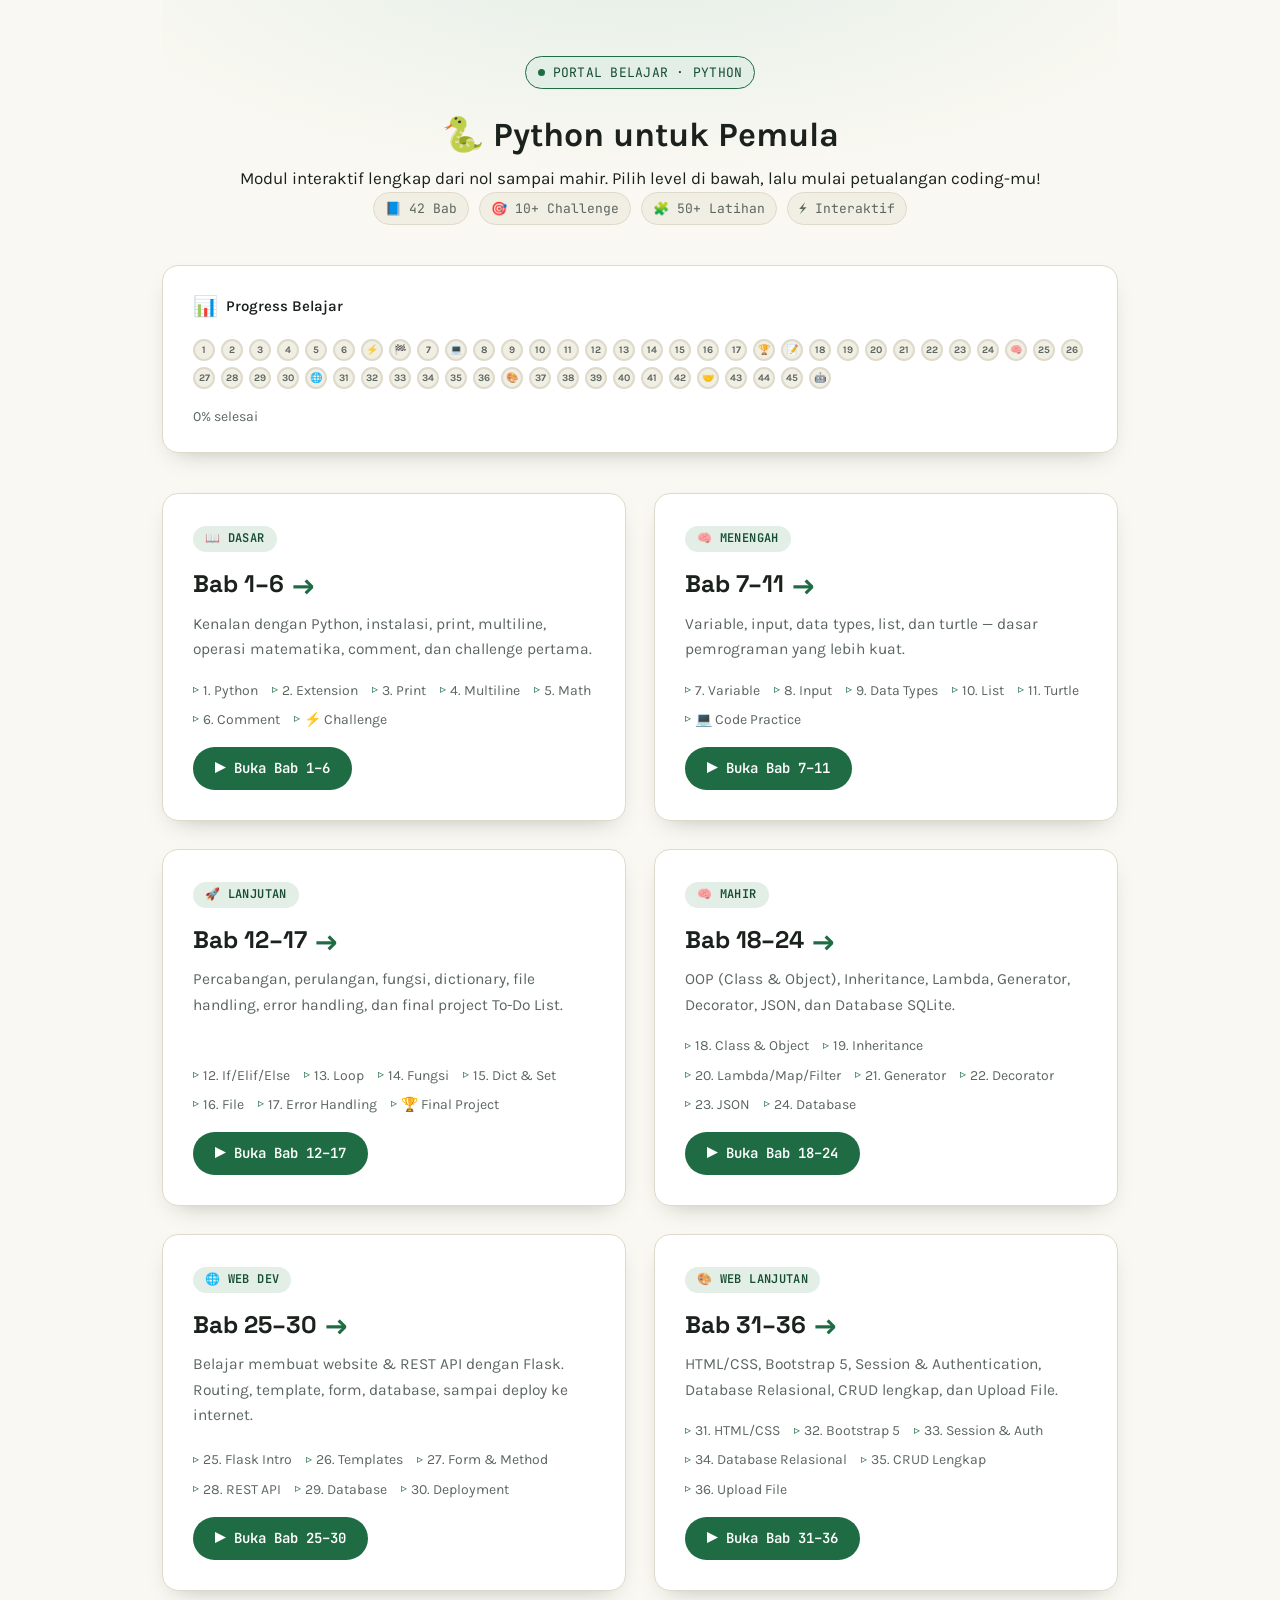
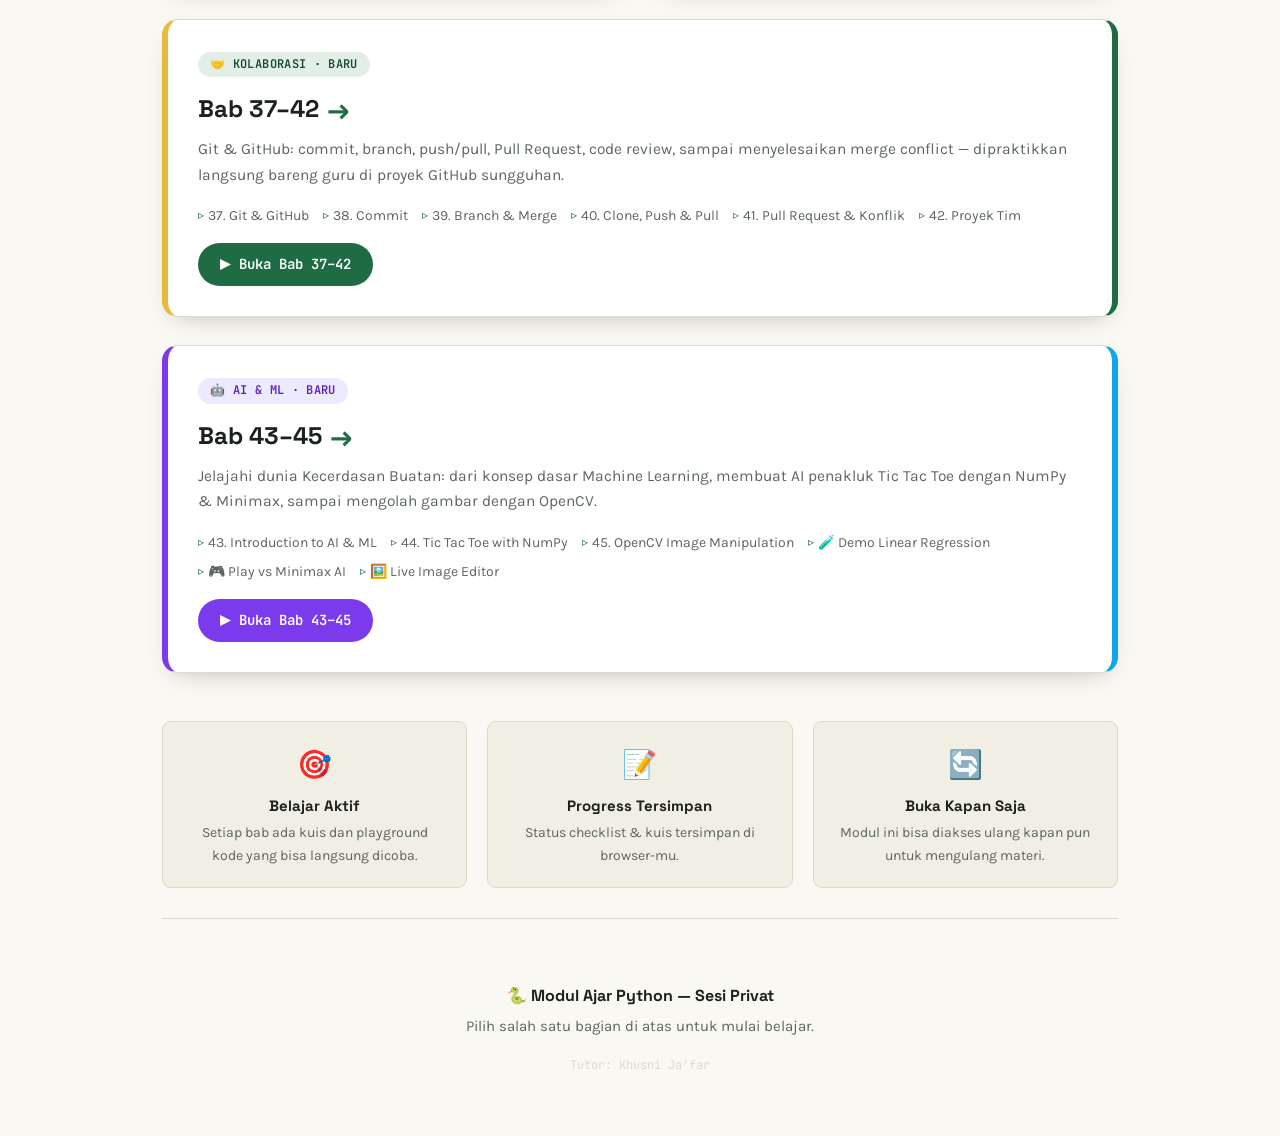
<file: index.html>
<!DOCTYPE html>
<html lang="id">

<head>
  <meta charset="UTF-8" />
  <meta name="viewport" content="width=device-width, initial-scale=1.0" />
  <title>Modul Ajar Python — Portal Utama</title>
  <link rel="preconnect" href="https://fonts.googleapis.com" />
  <link
    href="https://fonts.googleapis.com/css2?family=Space+Grotesk:wght@500;600;700&family=Karla:wght@400;500;600;700&family=JetBrains+Mono:wght@400;500;600;700&display=swap"
    rel="stylesheet" />
  <link rel="stylesheet" href="style.css" />
</head>

<body>

  <div class="wrap">

    <!-- ===== HERO ===== -->
    <header class="hero">
      <div class="hero-kicker">
        <span class="dot"></span> PORTAL BELAJAR · PYTHON
      </div>
      <h1>🐍 <span class="snake">Python</span> untuk Pemula</h1>
      <p>Modul interaktif lengkap dari nol sampai mahir. Pilih level di bawah, lalu mulai petualangan coding-mu!</p>
      <div class="hero-meta">
        <span>📘 42 Bab</span>
        <span>🎯 10+ Challenge</span>
        <span>🧩 50+ Latihan</span>
        <span>⚡ Interaktif</span>
      </div>
    </header>

    <!-- ===== STATUS / PROGRESS ===== -->
    <div class="status-box" id="statusBox">
      <div class="label">
        <span class="emoji">📊</span> Progress Belajar
      </div>
      <div class="status-track" id="statusTrack">
        <!-- diisi oleh JS -->
      </div>
      <div style="font-size:14px; color:var(--ink-soft);">
        <span id="progressPct">0%</span> selesai
      </div>
    </div>

    <!-- ===== NAVIGASI UTAMA ===== -->
    <div class="nav-grid">

      <!-- KARTU 1: Bab 1–6 -->
      <a href="index_bab1_6.html" class="nav-card" id="cardBab1_6">
        <span class="badge">📖 DASAR</span>
        <h2>Bab 1–6 <span class="arrow">→</span></h2>
        <p class="desc">Kenalan dengan Python, instalasi, print, multiline, operasi matematika, comment, dan challenge
          pertama.</p>
        <ul class="chapter-list">
          <li>1. Python</li>
          <li>2. Extension</li>
          <li>3. Print</li>
          <li>4. Multiline</li>
          <li>5. Math</li>
          <li>6. Comment</li>
          <li>⚡ Challenge</li>
        </ul>
        <span class="cta"><span class="icon">▶</span> Buka Bab 1–6</span>
      </a>

      <!-- KARTU 2: Bab 7–11 -->
      <a href="index_bab7_11.html" class="nav-card" id="cardBab7_11">
        <span class="badge">🧠 MENENGAH</span>
        <h2>Bab 7–11 <span class="arrow">→</span></h2>
        <p class="desc">Variable, input, data types, list, dan turtle — dasar pemrograman yang lebih kuat.</p>
        <ul class="chapter-list">
          <li>7. Variable</li>
          <li>8. Input</li>
          <li>9. Data Types</li>
          <li>10. List</li>
          <li>11. Turtle</li>
          <li>💻 Code Practice</li>
        </ul>
        <span class="cta"><span class="icon">▶</span> Buka Bab 7–11</span>
      </a>

      <!-- KARTU 3: Bab 12–17 -->
      <a href="index_bab12_17.html" class="nav-card" id="cardBab12_17">
        <span class="badge">🚀 LANJUTAN</span>
        <h2>Bab 12–17 <span class="arrow">→</span></h2>
        <p class="desc">Percabangan, perulangan, fungsi, dictionary, file handling, error handling, dan final project
          To-Do List.</p>
        <ul class="chapter-list">
          <li>12. If/Elif/Else</li>
          <li>13. Loop</li>
          <li>14. Fungsi</li>
          <li>15. Dict & Set</li>
          <li>16. File</li>
          <li>17. Error Handling</li>
          <li>🏆 Final Project</li>
        </ul>
        <span class="cta"><span class="icon">▶</span> Buka Bab 12–17</span>
      </a>

      <!-- KARTU 4: Bab 18–24 -->
      <a href="index_bab18_24.html" class="nav-card" id="cardBab18_24">
        <span class="badge">🧠 MAHIR</span>
        <h2>Bab 18–24 <span class="arrow">→</span></h2>
        <p class="desc">OOP (Class & Object), Inheritance, Lambda, Generator, Decorator, JSON, dan Database SQLite.</p>
        <ul class="chapter-list">
          <li>18. Class & Object</li>
          <li>19. Inheritance</li>
          <li>20. Lambda/Map/Filter</li>
          <li>21. Generator</li>
          <li>22. Decorator</li>
          <li>23. JSON</li>
          <li>24. Database</li>
        </ul>
        <span class="cta"><span class="icon">▶</span> Buka Bab 18–24</span>
      </a>

      <!-- KARTU 5: Bab 25–30 -->
      <a href="index_bab25_30.html" class="nav-card" id="cardBab25_30">
        <span class="badge">🌐 WEB DEV</span>
        <h2>Bab 25–30 <span class="arrow">→</span></h2>
        <p class="desc">Belajar membuat website & REST API dengan Flask. Routing, template, form, database, sampai
          deploy ke internet.</p>
        <ul class="chapter-list">
          <li>25. Flask Intro</li>
          <li>26. Templates</li>
          <li>27. Form & Method</li>
          <li>28. REST API</li>
          <li>29. Database</li>
          <li>30. Deployment</li>
        </ul>
        <span class="cta"><span class="icon">▶</span> Buka Bab 25–30</span>
      </a>

      <!-- KARTU 6: Bab 31–35 -->
      <a href="index_bab31_36.html" class="nav-card" id="cardBab31_36">
        <span class="badge">🎨 WEB LANJUTAN</span>
        <h2>Bab 31–36 <span class="arrow">→</span></h2>
        <p class="desc">HTML/CSS, Bootstrap 5, Session & Authentication, Database Relasional, CRUD lengkap, dan Upload
          File.</p>
        <ul class="chapter-list">
          <li>31. HTML/CSS</li>
          <li>32. Bootstrap 5</li>
          <li>33. Session & Auth</li>
          <li>34. Database Relasional</li>
          <li>35. CRUD Lengkap</li>
          <li>36. Upload File</li>
        </ul>
        <span class="cta"><span class="icon">▶</span> Buka Bab 31–36</span>
      </a>

      <!-- KARTU 7: Bab 37–42 (Git & Kolaborasi) -->
      <a href="index_bab37_42.html" class="nav-card featured" id="cardBab37_42">
        <span class="badge">🤝 KOLABORASI · BARU</span>
        <h2>Bab 37–42 <span class="arrow">→</span></h2>
        <p class="desc">Git &amp; GitHub: commit, branch, push/pull, Pull Request, code review, sampai menyelesaikan
          merge conflict — dipraktikkan langsung bareng guru di proyek GitHub sungguhan.</p>
        <ul class="chapter-list">
          <li>37. Git &amp; GitHub</li>
          <li>38. Commit</li>
          <li>39. Branch &amp; Merge</li>
          <li>40. Clone, Push &amp; Pull</li>
          <li>41. Pull Request &amp; Konflik</li>
          <li>42. Proyek Tim</li>
        </ul>
        <span class="cta"><span class="icon">▶</span> Buka Bab 37–42</span>
      </a>

      <!-- KARTU 8: Bab 43–45 (AI & Machine Learning) -->
      <a href="index_bab43_45.html" class="nav-card featured" id="cardBab43_45"
        style="border-left:6px solid #7C3AED; border-right:6px solid #0EA5E9;">
        <span class="badge" style="background:#EDE9FE;color:#5B21B6;">🤖 AI &amp; ML · BARU</span>
        <h2>Bab 43–45 <span class="arrow">→</span></h2>
        <p class="desc">Jelajahi dunia Kecerdasan Buatan: dari konsep dasar Machine Learning, membuat AI penakluk Tic
          Tac Toe dengan NumPy &amp; Minimax, sampai mengolah gambar dengan OpenCV.</p>
        <ul class="chapter-list">
          <li>43. Introduction to AI &amp; ML</li>
          <li>44. Tic Tac Toe with NumPy</li>
          <li>45. OpenCV Image Manipulation</li>
          <li>🧪 Demo Linear Regression</li>
          <li>🎮 Play vs Minimax AI</li>
          <li>🖼️ Live Image Editor</li>
        </ul>
        <span class="cta" style="background:#7C3AED;"><span class="icon">▶</span> Buka Bab 43–45</span>
      </a>

    </div>

    <!-- ===== EXTRA INFO ===== -->
    <div class="extra-grid">
      <div class="extra-item">
        <div class="icon">🎯</div>
        <h4>Belajar Aktif</h4>
        <p>Setiap bab ada kuis dan playground kode yang bisa langsung dicoba.</p>
      </div>
      <div class="extra-item">
        <div class="icon">📝</div>
        <h4>Progress Tersimpan</h4>
        <p>Status checklist &amp; kuis tersimpan di browser-mu.</p>
      </div>
      <div class="extra-item">
        <div class="icon">🔄</div>
        <h4>Buka Kapan Saja</h4>
        <p>Modul ini bisa diakses ulang kapan pun untuk mengulang materi.</p>
      </div>
    </div>

    <!-- ===== FOOTER ===== -->
    <footer>
      <div class="brand">🐍 Modul Ajar Python — Sesi Privat</div>
      <p style="margin-top:4px;">Pilih salah satu bagian di atas untuk mulai belajar.</p>
      <div class="edit-hint">Tutor: Khusni Ja'far</div>
    </footer>

  </div>

  <script>
    (function () {

      // ===== PROGRESS TRACKER =====
      // Daftar semua section yang dilacak, sesuai dengan key di localStorage
      const SECTIONS = [
        // Bab 1–6
        'bab1', 'bab2', 'bab3', 'bab4', 'bab5', 'bab6', 'challenge', 'quizfinal',
        // Bab 7–11
        'bab7', 'codepractice', 'bab8', 'bab9', 'bab10', 'bab11',
        // Bab 12–17
        'bab12', 'bab13', 'bab14', 'bab15', 'bab16', 'bab17', 'challenge3', 'quizfinal3',
        // Bab 18–24
        'bab18', 'bab19', 'bab20', 'bab21', 'bab22', 'bab23', 'bab24', 'quizfinal4',
        // Bab 25–30
        'bab25', 'bab26', 'bab27', 'bab28', 'bab29', 'bab30', 'quizfinal5',
        // Bab 31–36
        'bab31', 'bab32', 'bab33', 'bab34', 'bab35', 'bab36', 'quizfinal6',
        // Bab 37–42 (Git & Kolaborasi)
        'bab37', 'bab38', 'bab39', 'bab40', 'bab41', 'bab42', 'quizfinal7',
        // Bab 43–45 (AI & Machine Learning)
        'bab43', 'bab44', 'bab45', 'quizfinal8'
      ];

      const LABELS = {
        // Bab 1–6
        bab1: '1', bab2: '2', bab3: '3', bab4: '4', bab5: '5', bab6: '6',
        challenge: '⚡', quizfinal: '🏁',
        // Bab 7–11
        bab7: '7', codepractice: '💻', bab8: '8', bab9: '9', bab10: '10', bab11: '11',
        // Bab 12–17
        bab12: '12', bab13: '13', bab14: '14', bab15: '15', bab16: '16', bab17: '17',
        challenge3: '🏆', quizfinal3: '📝',
        // Bab 18–24
        bab18: '18', bab19: '19', bab20: '20', bab21: '21', bab22: '22', bab23: '23', bab24: '24',
        quizfinal4: '🧠',
        // Bab 25–30
        bab25: '25', bab26: '26', bab27: '27', bab28: '28', bab29: '29', bab30: '30', quizfinal5: '🌐',
        // Bab 31–36
        bab31: '31', bab32: '32', bab33: '33', bab34: '34', bab35: '35', bab36: '36', quizfinal6: '🎨',
        // Bab 37–42 (Git & Kolaborasi)
        bab37: '37', bab38: '38', bab39: '39', bab40: '40', bab41: '41', bab42: '42', quizfinal7: '🤝',
        // Bab 43–45 (AI & Machine Learning)
        bab43: '43', bab44: '44', bab45: '45', quizfinal8: '🤖'
      };

      function getDoneSet() {
        try {
          const raw = localStorage.getItem('python_modul_progress');
          if (raw) {
            const obj = JSON.parse(raw);
            return new Set(Object.keys(obj).filter(k => obj[k] === true));
          }
        } catch (_) { /* ignore */ }
        return new Set();
      }

      function renderDots() {
        const track = document.getElementById('statusTrack');
        const doneSet = getDoneSet();
        let html = '';
        SECTIONS.forEach(key => {
          const done = doneSet.has(key);
          const label = LABELS[key] || key.slice(0, 2);
          html += `<span class="status-dot ${done ? 'done' : ''}" title="${key}">${label}</span>`;
        });
        track.innerHTML = html;

        // Update persentase
        const total = SECTIONS.length;
        const doneCount = SECTIONS.filter(k => doneSet.has(k)).length;
        const pct = Math.round((doneCount / total) * 100);
        document.getElementById('progressPct').textContent = pct + '%';
      }

      renderDots();

      // Sinkronisasi antar tab
      window.addEventListener('storage', function (e) {
        if (e.key === 'python_modul_progress') {
          renderDots();
        }
      });

    })();
  </script>

</body>

</html>
</file>
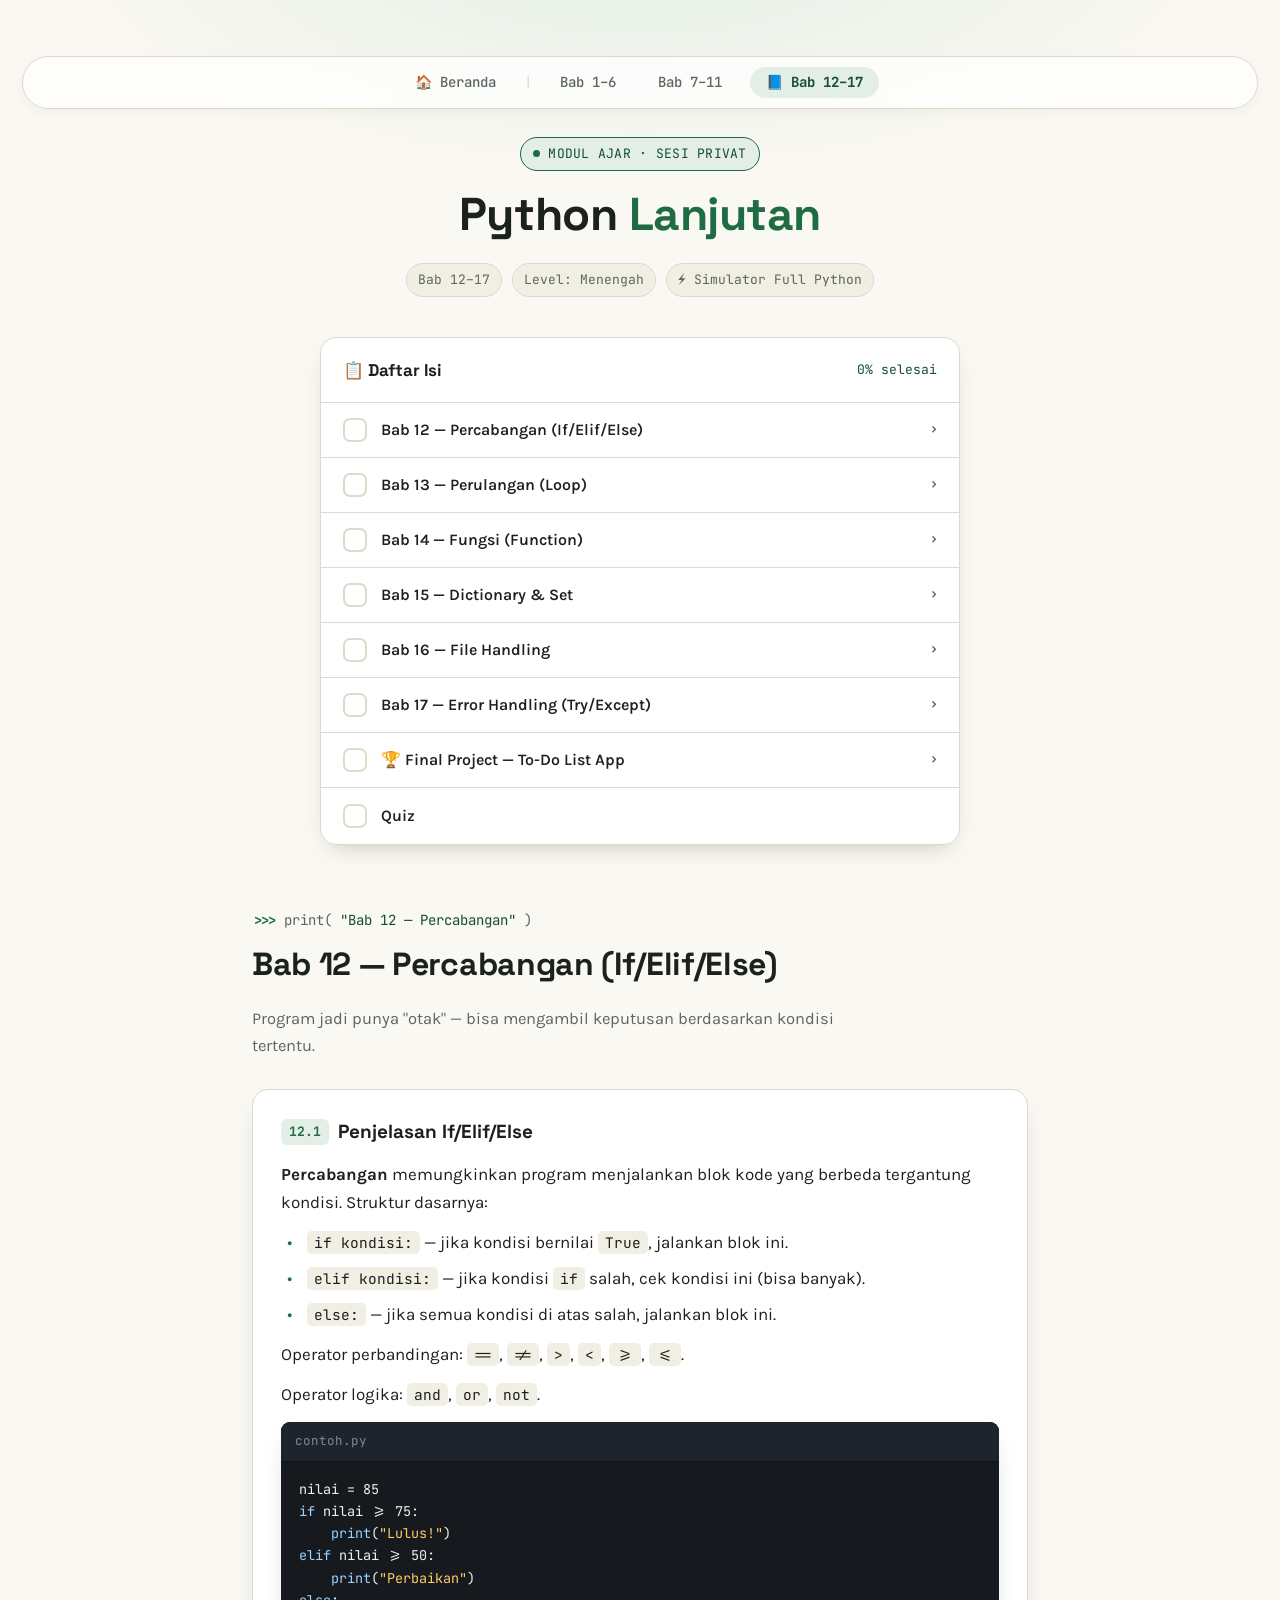
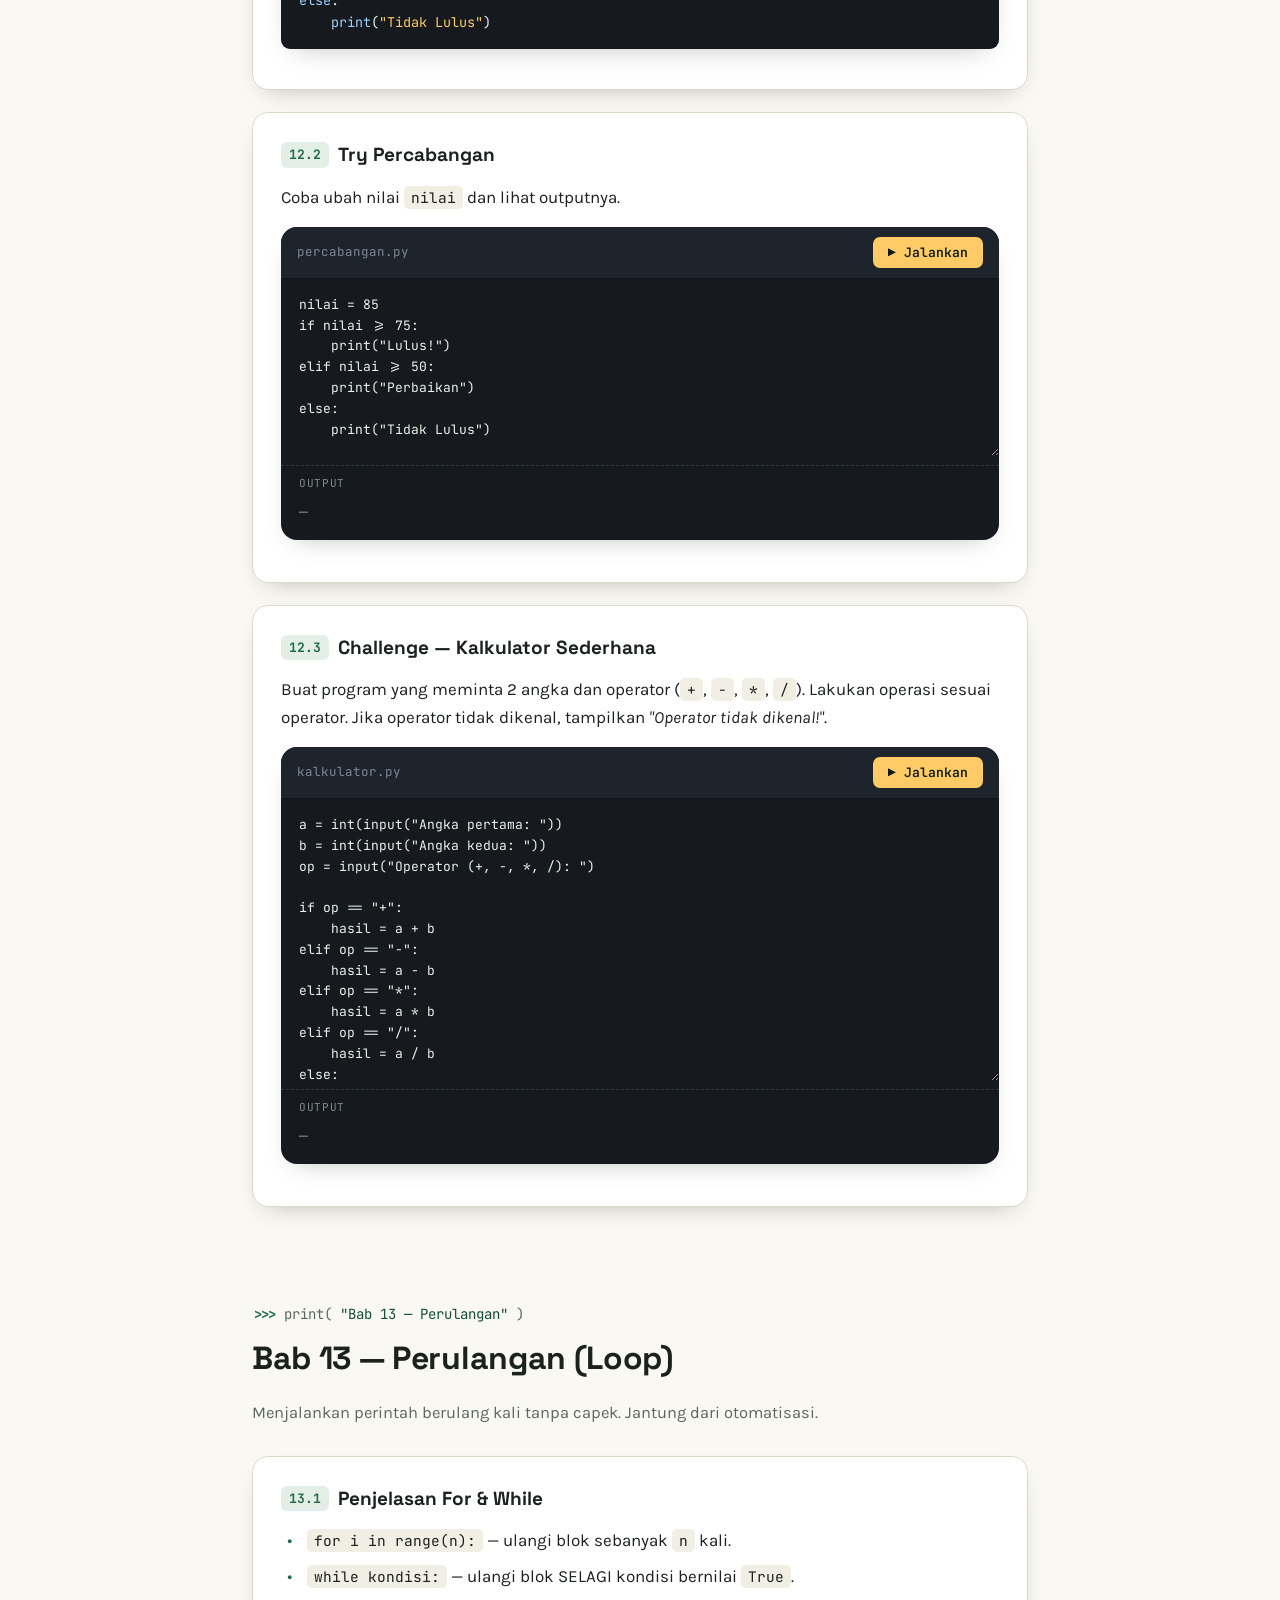
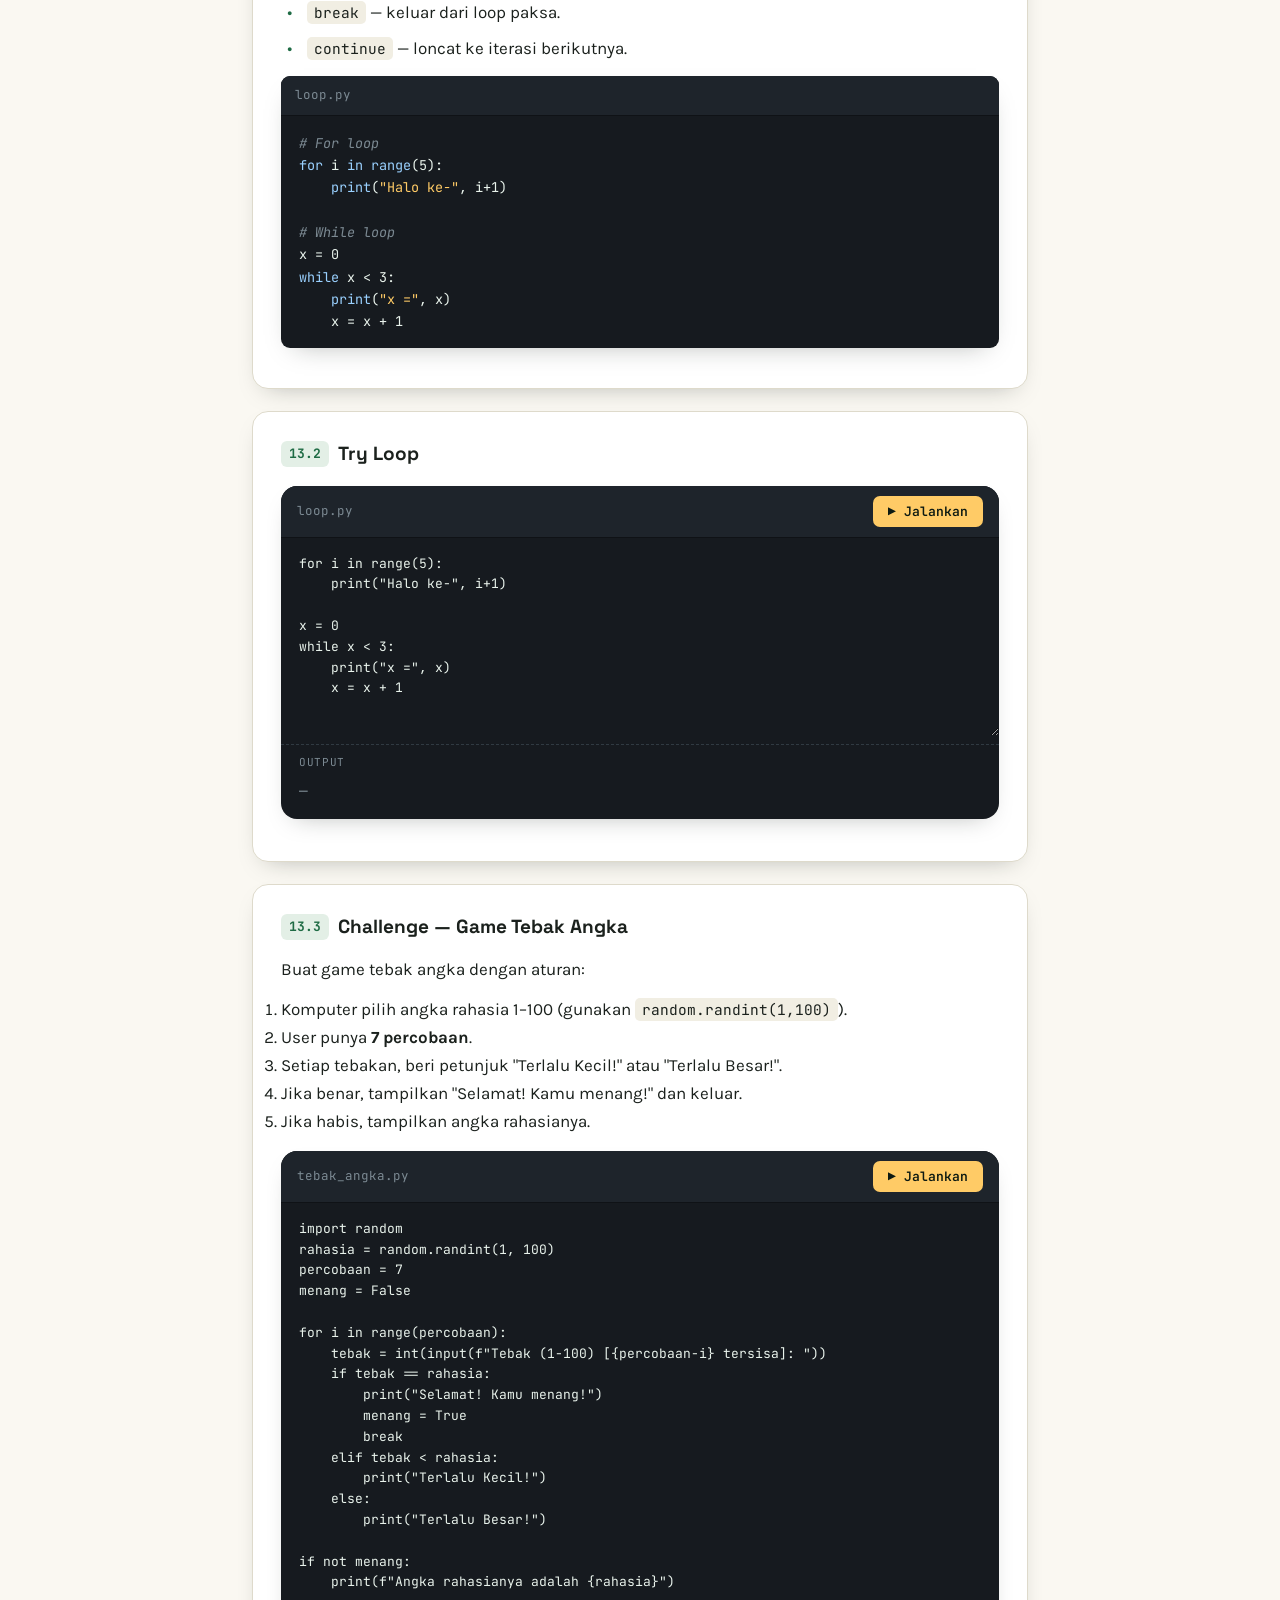
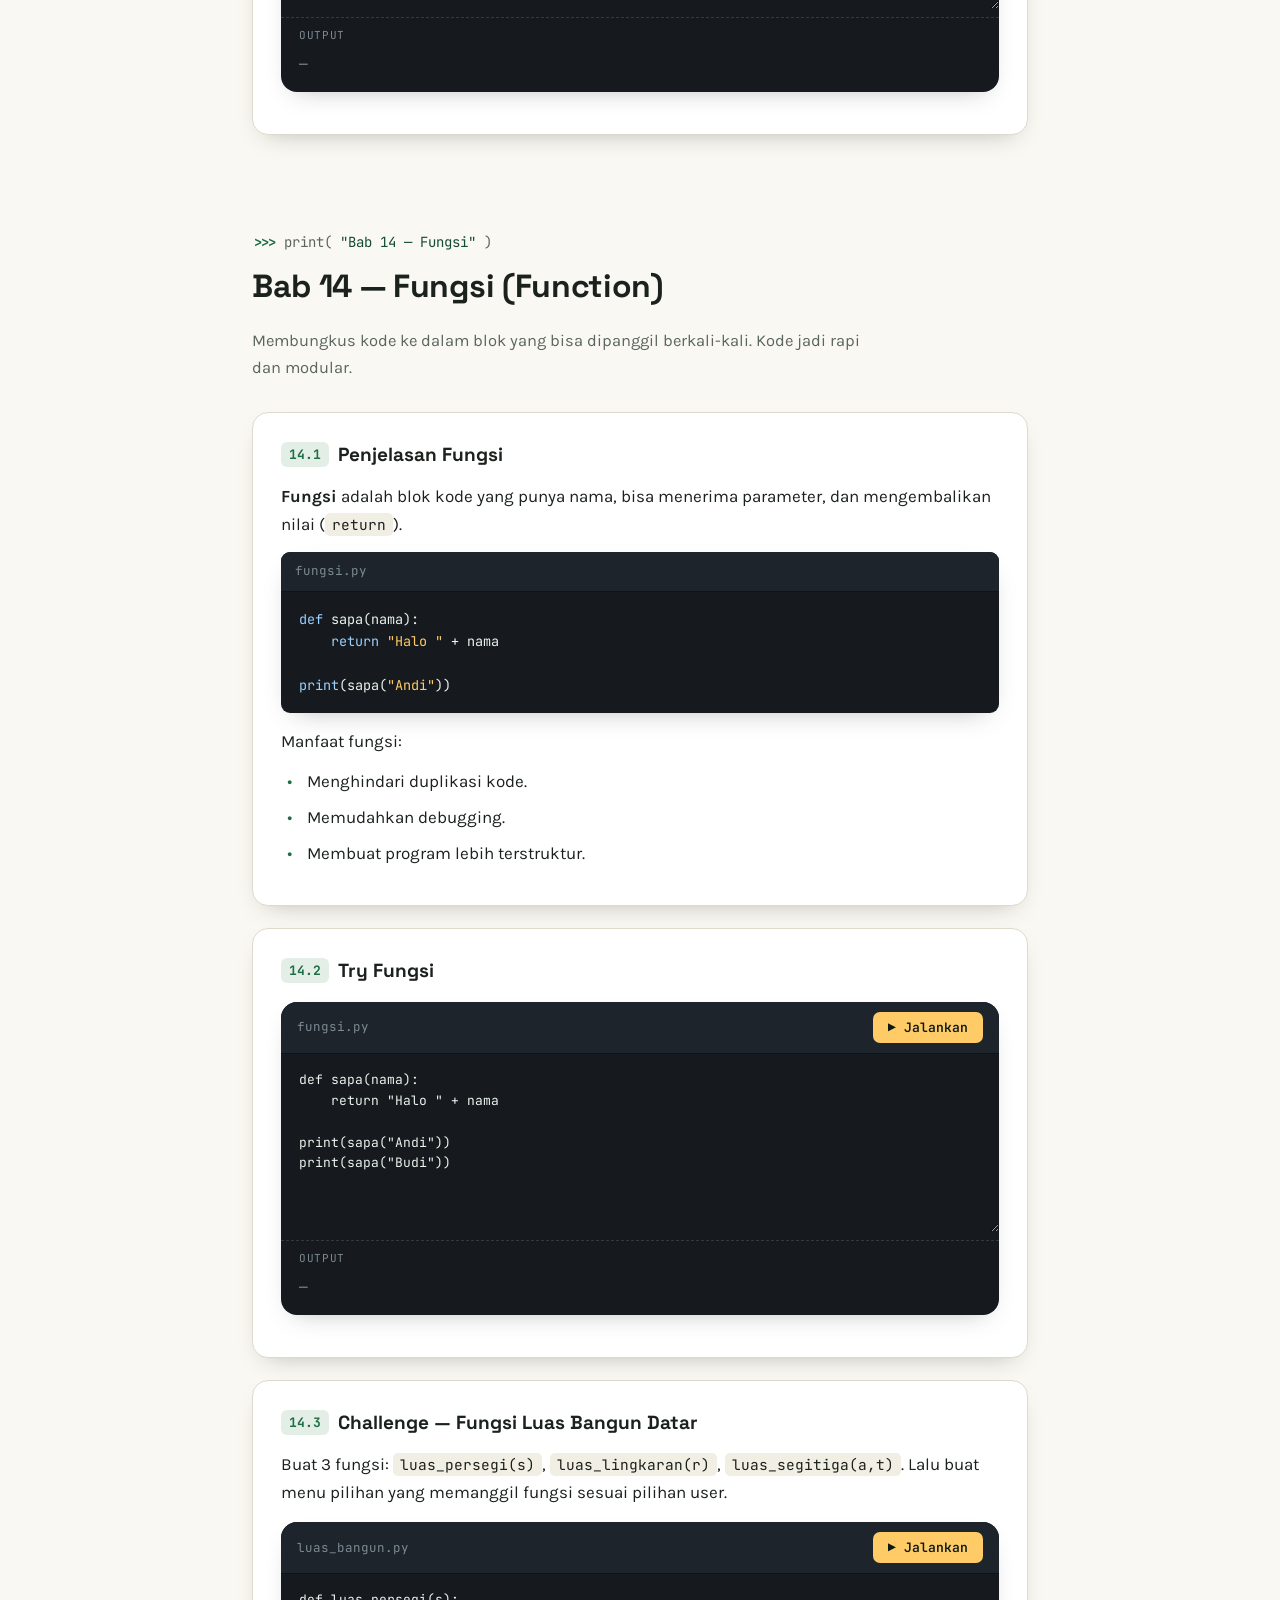
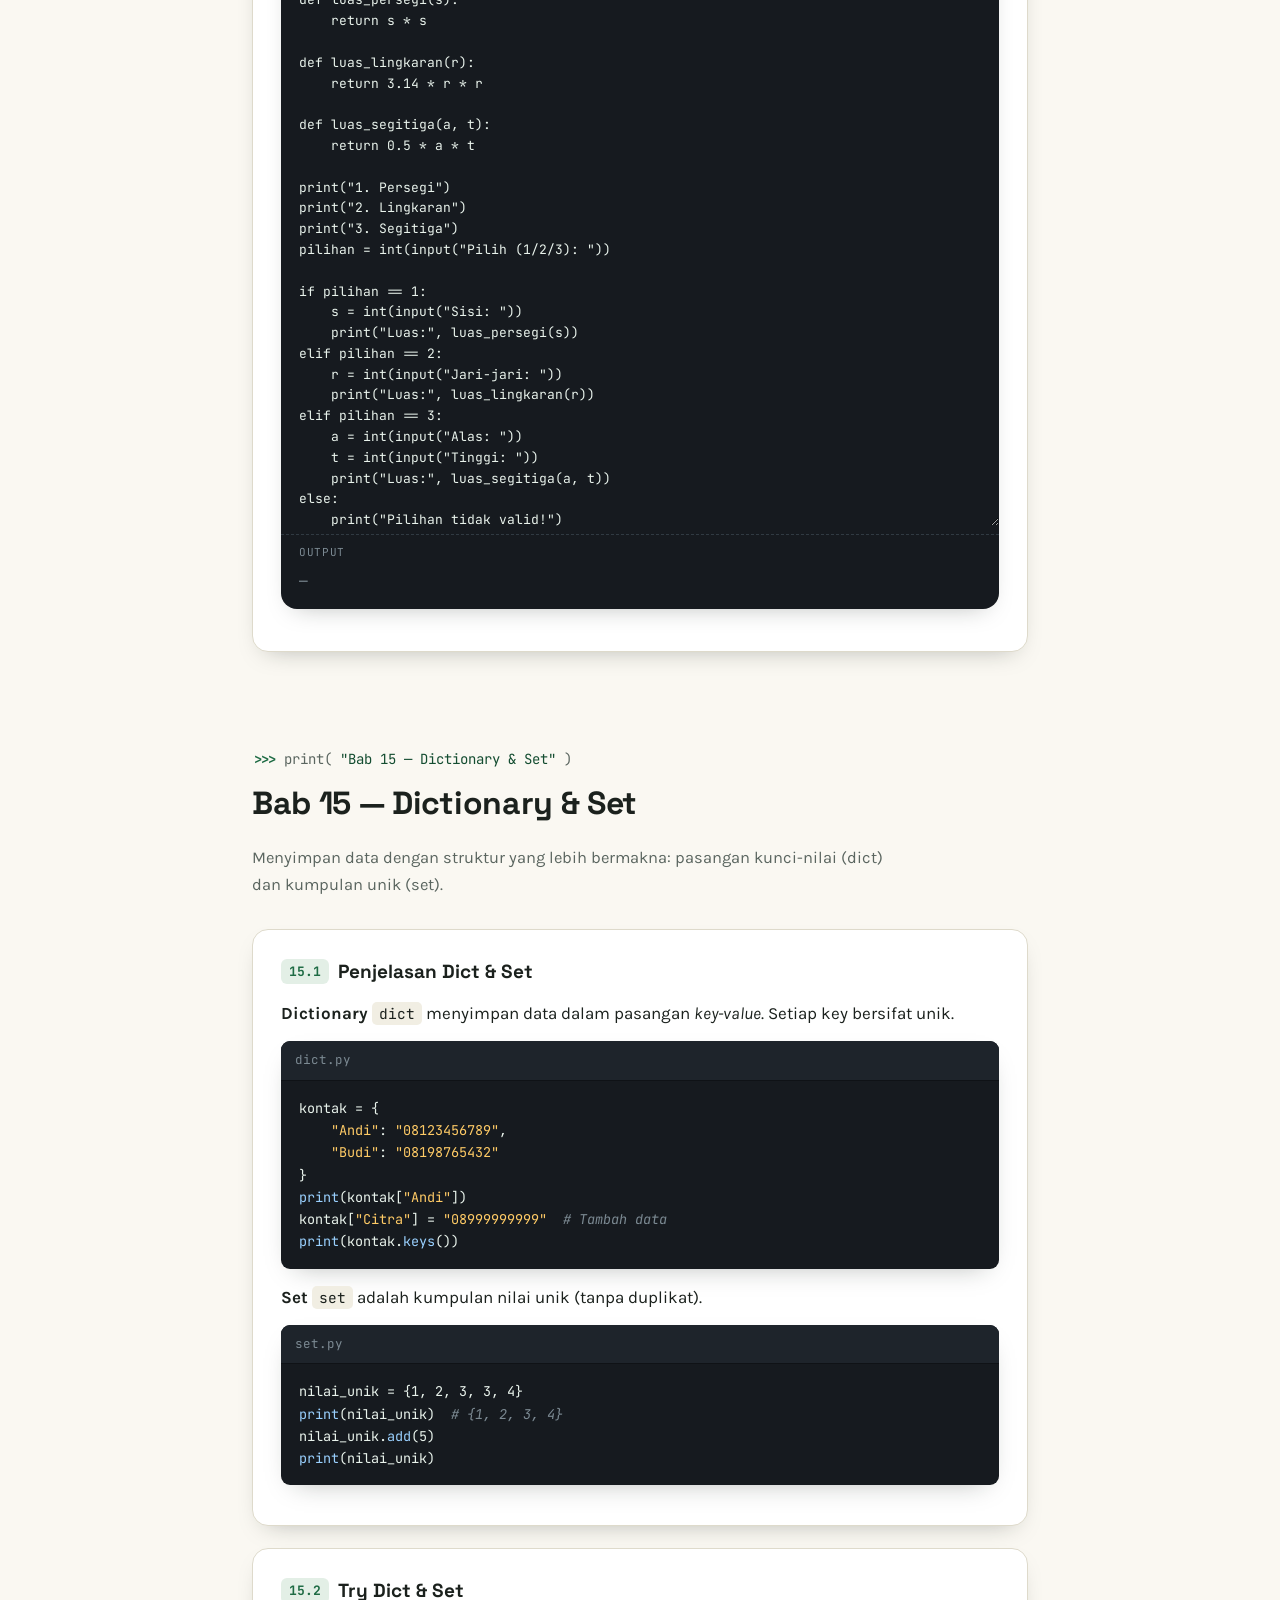
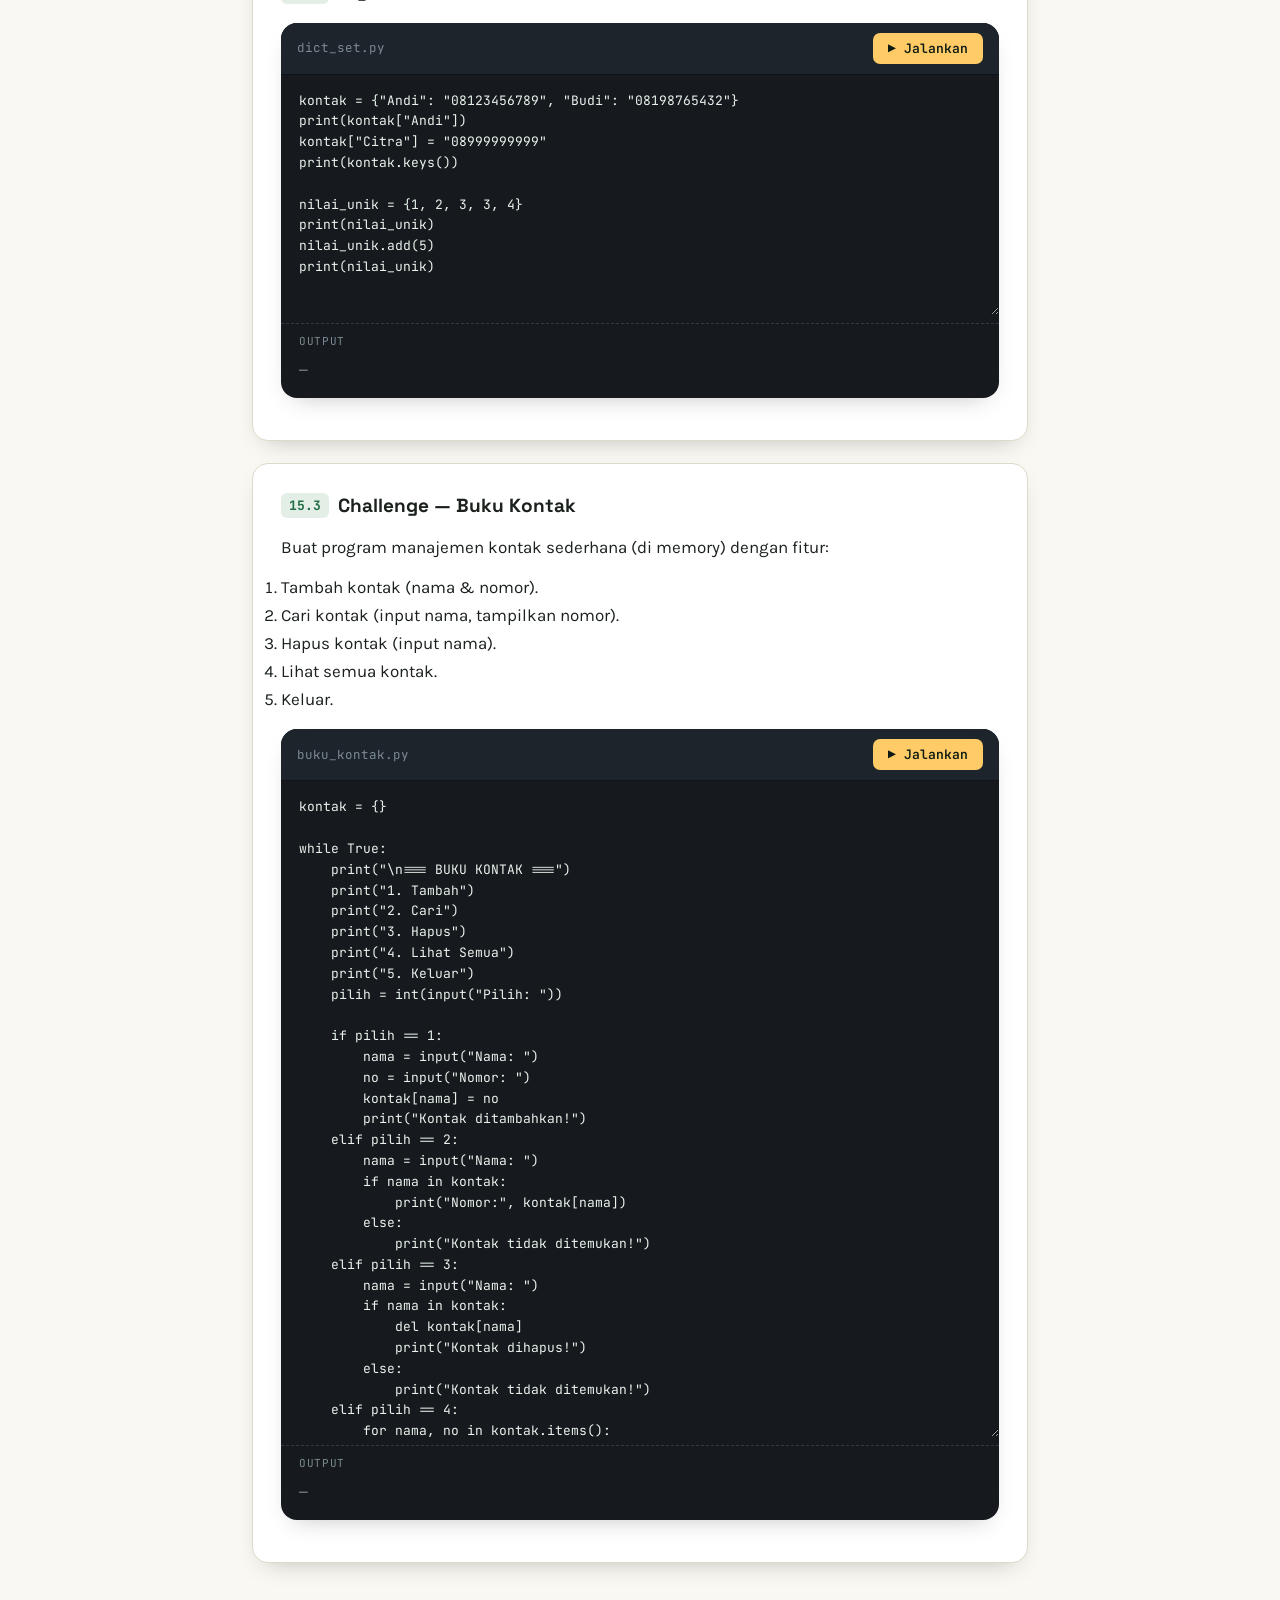
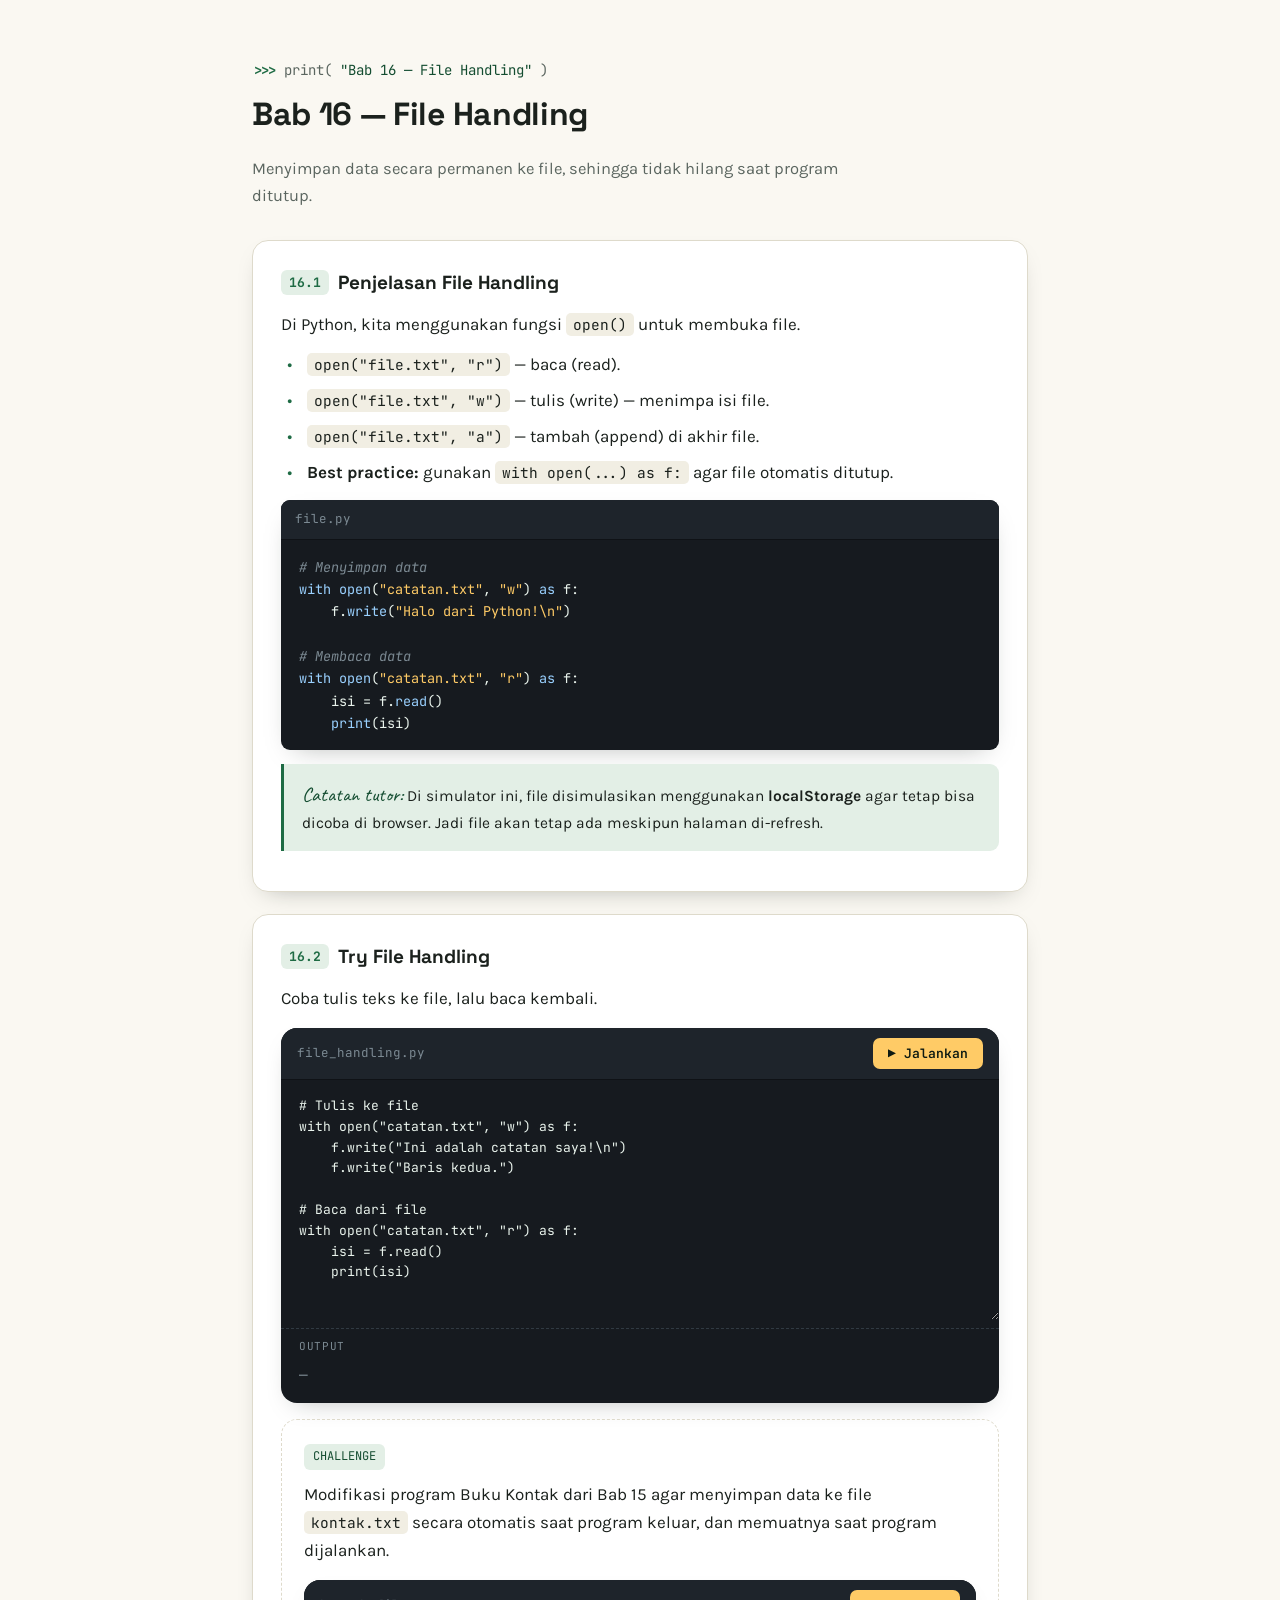
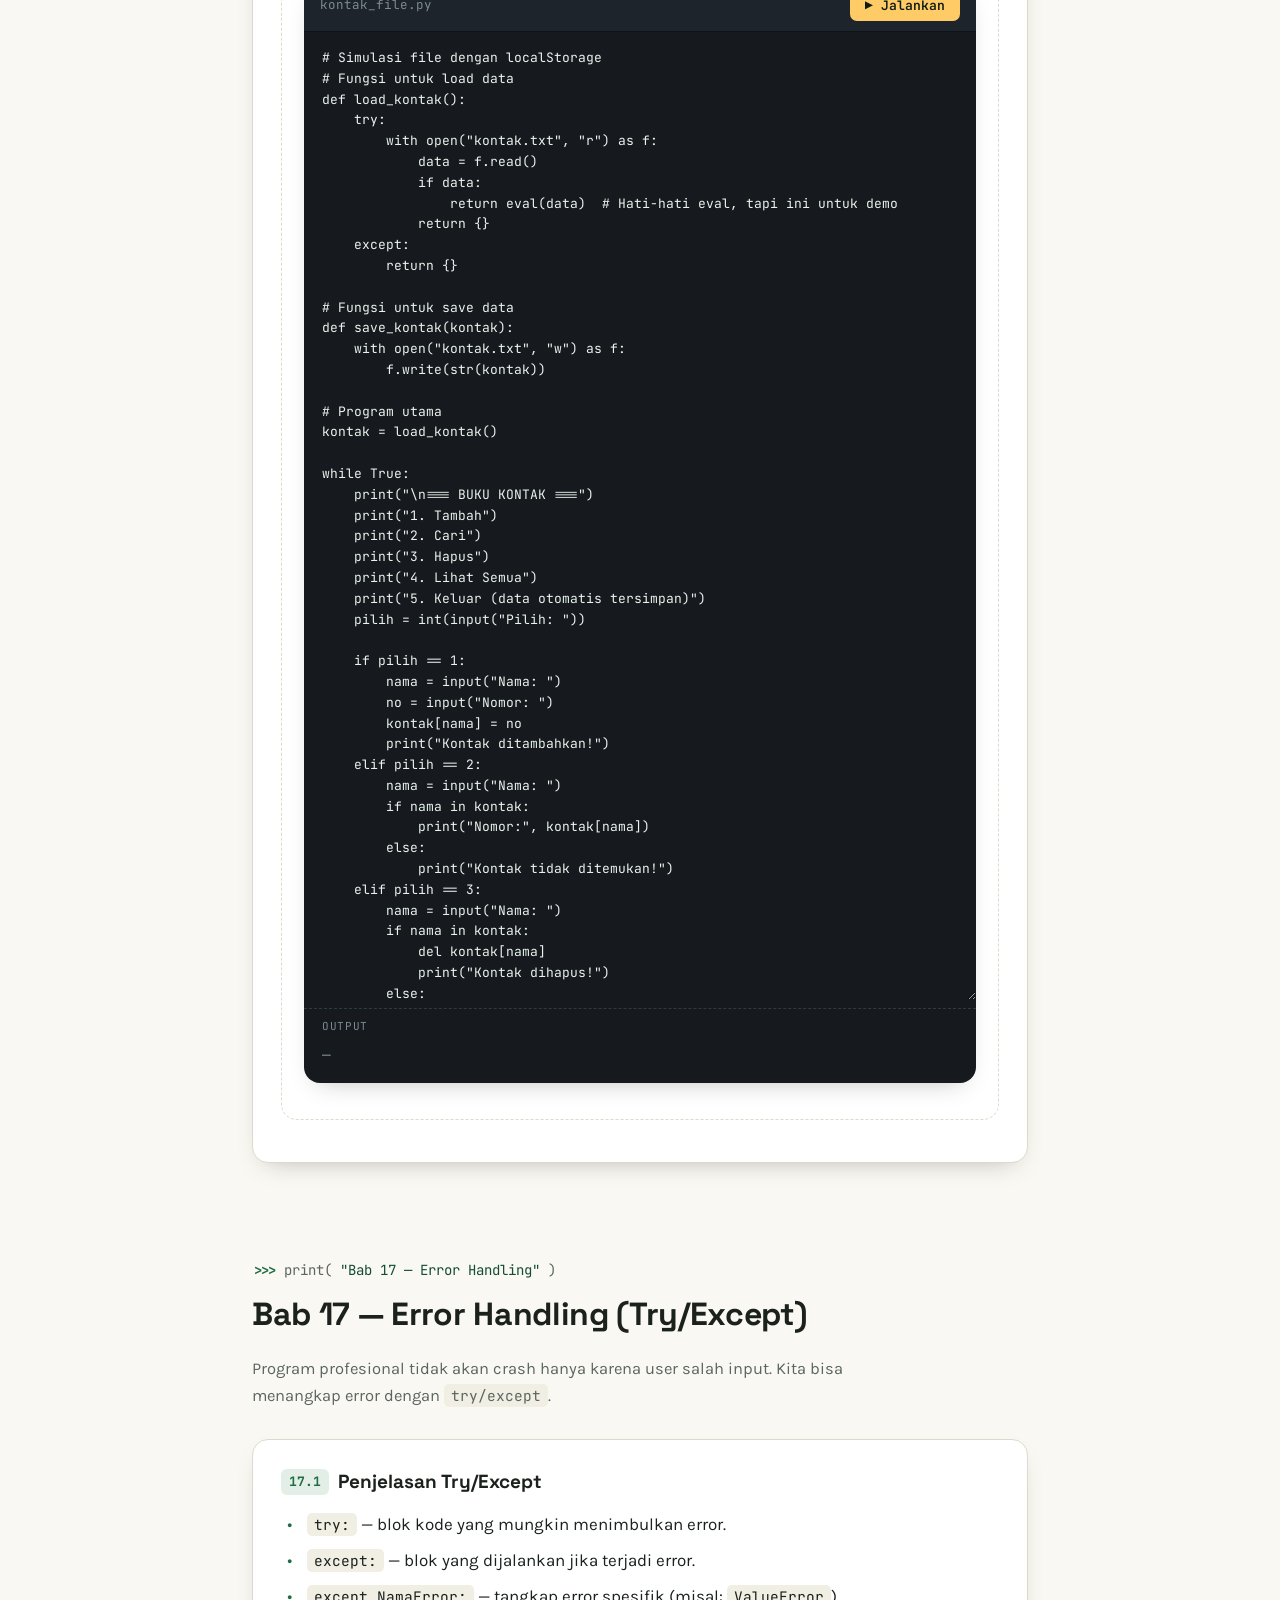
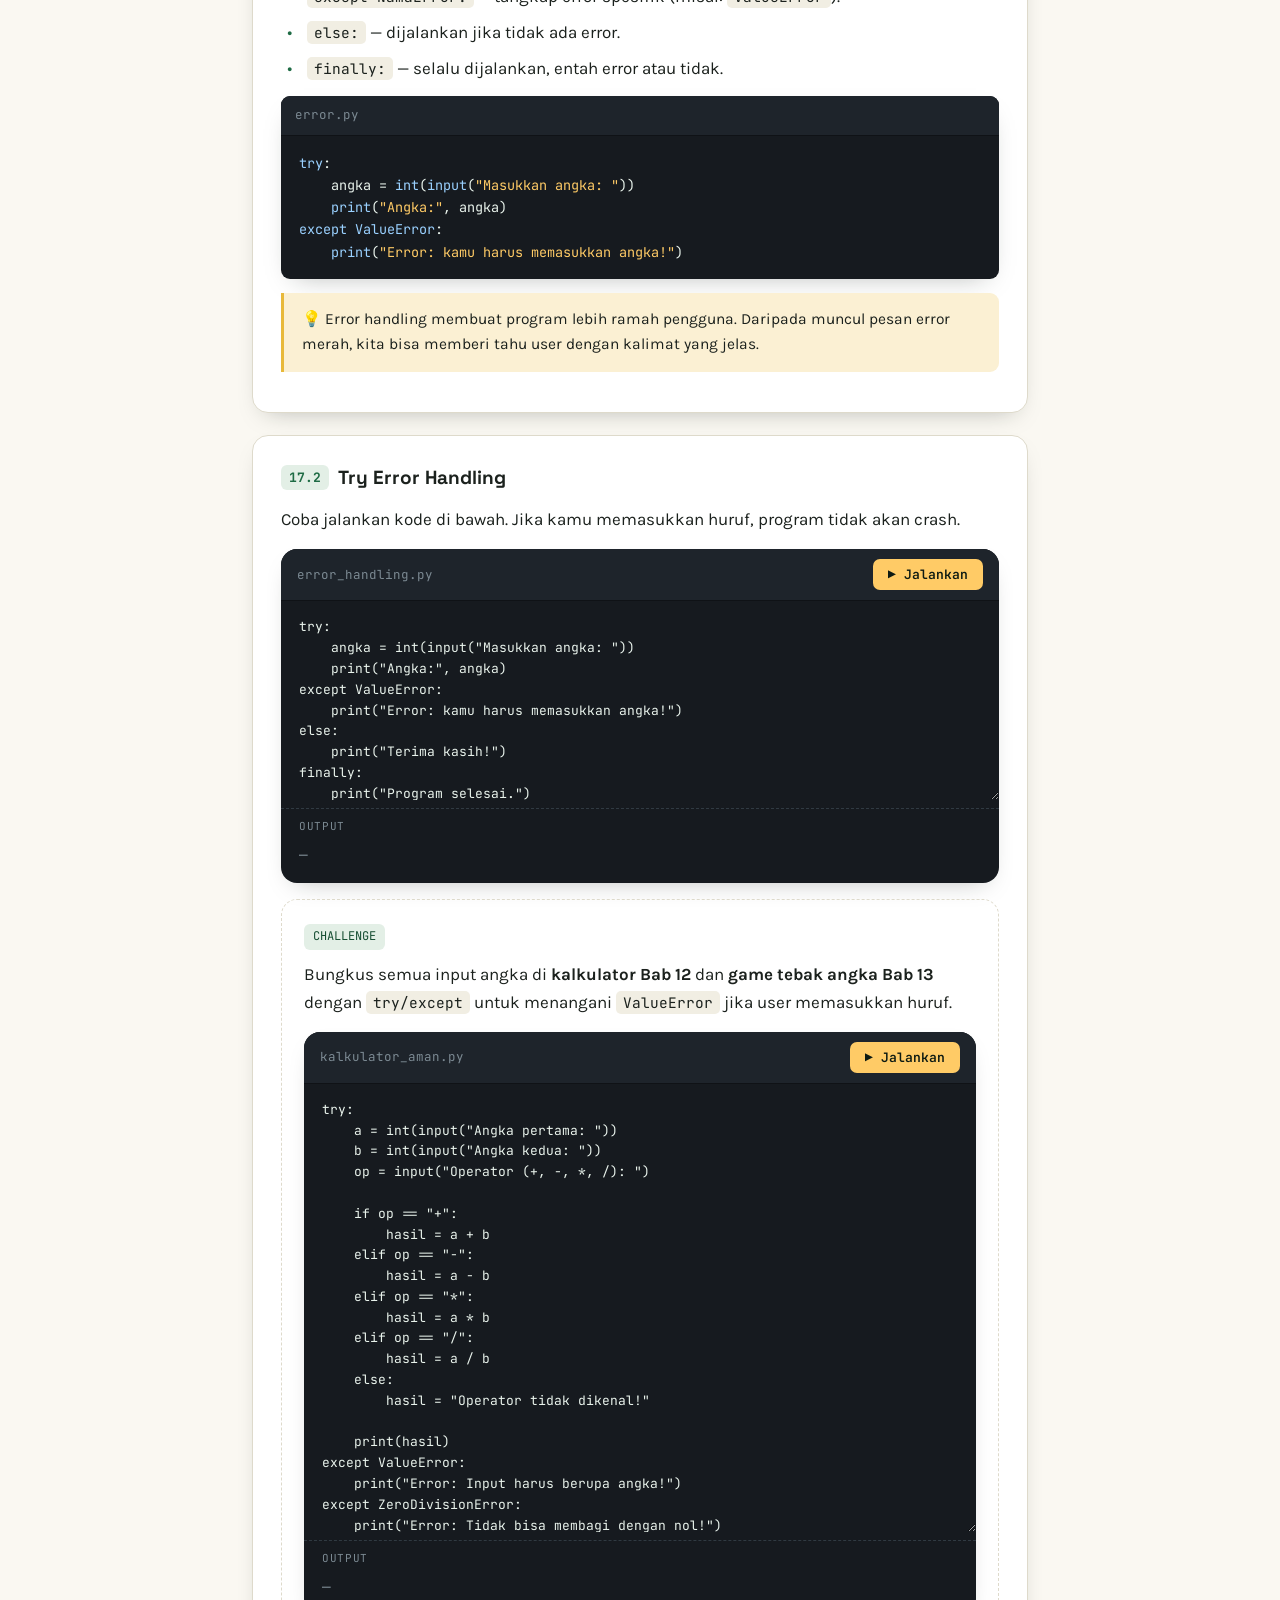
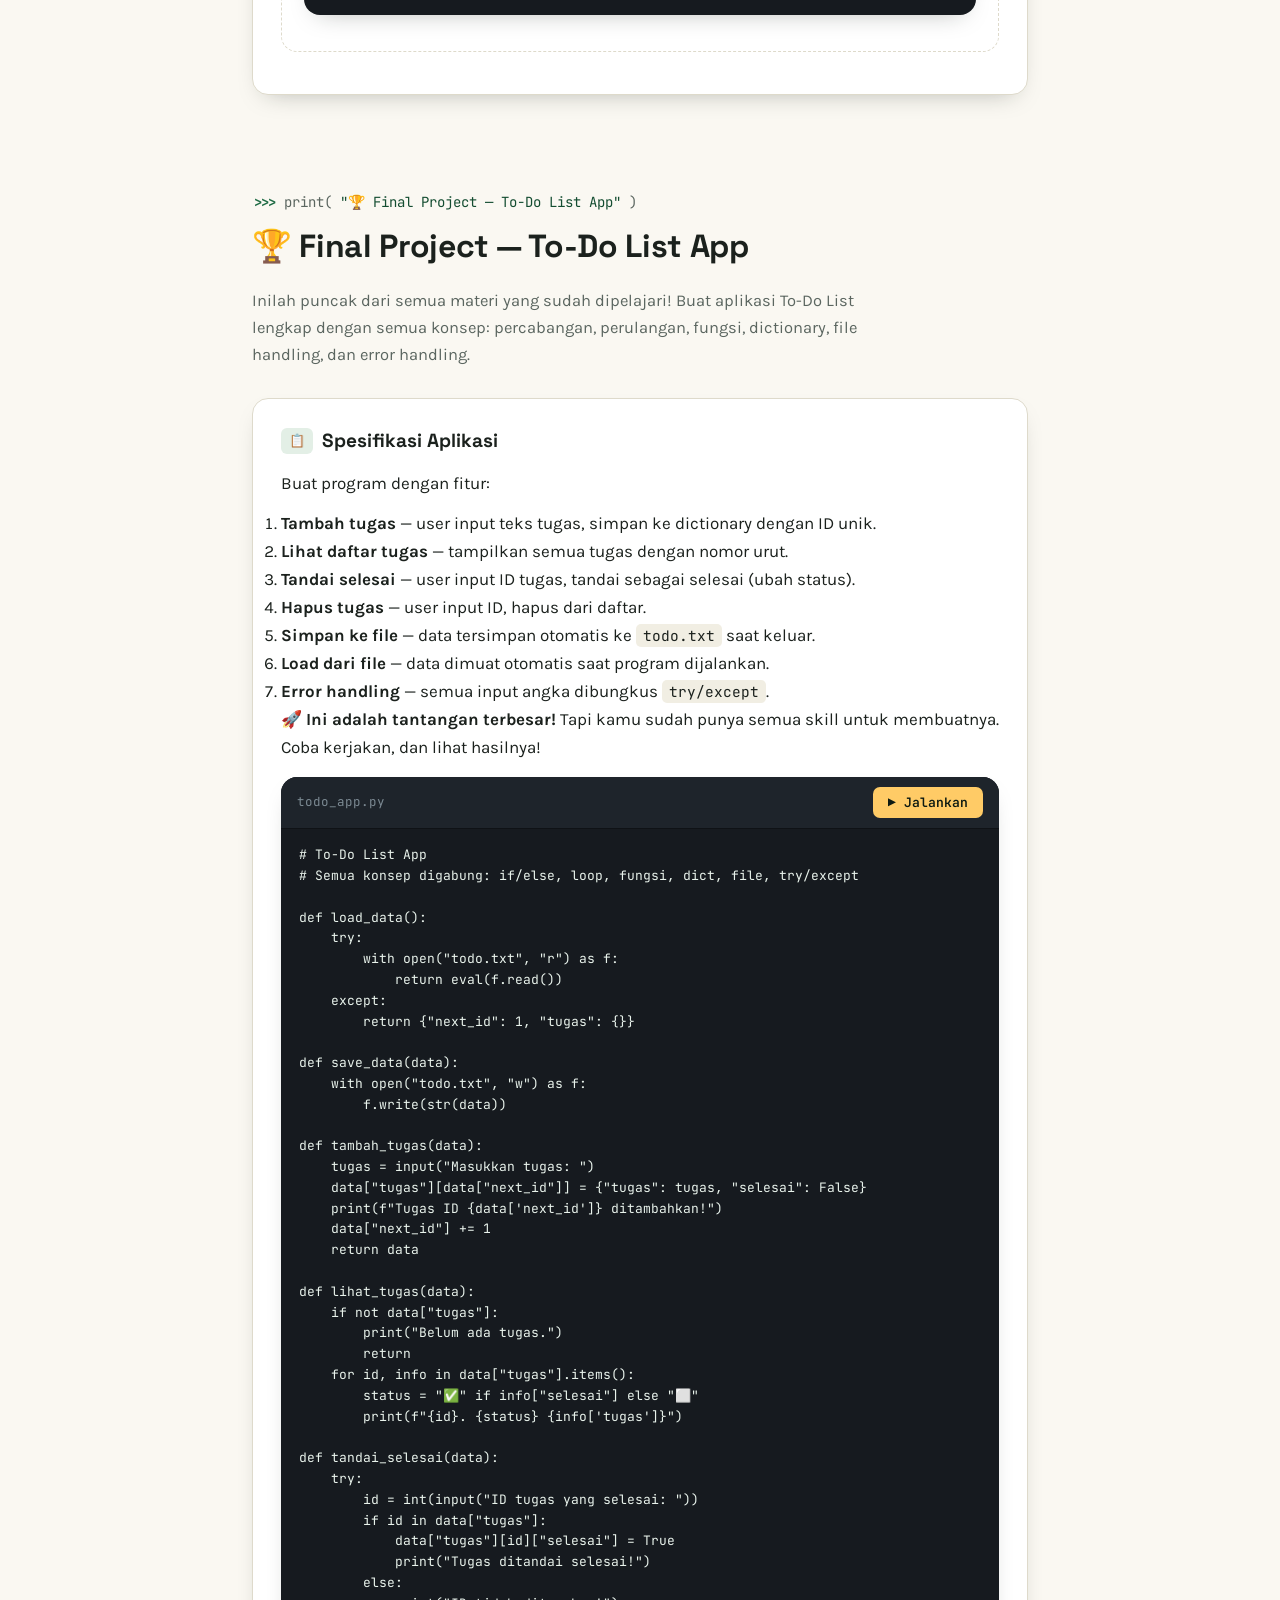
<file: index_bab12_17.html>
<!DOCTYPE html>
<html lang="id">

<head>
    <meta charset="UTF-8">
    <meta name="viewport" content="width=device-width, initial-scale=1.0">
    <title>Modul Ajar Interaktif — Bab 12–17</title>
    <link rel="preconnect" href="https://fonts.googleapis.com">
    <link
        href="https://fonts.googleapis.com/css2?family=Space+Grotesk:wght@500;600;700&family=Karla:wght@400;500;600;700&family=JetBrains+Mono:wght@400;500;600;700&family=Caveat:wght@600&display=swap"
        rel="stylesheet">
    <link rel="stylesheet" href="style.css">
    <style>
        /* Tambahan spesifik untuk simulator lanjutan */
        .pg-editor {
            min-height: 120px;
            font-size: 13px;
        }

        .term pre {
            font-size: 13.5px;
        }

        .turtle-canvas-wrap canvas {
            background: #1a1f24;
        }
    </style>
</head>

<body>

    <div id="scrollRail">
        <div id="scrollFill"></div>
    </div>

    <header class="hero">
        <!-- TOP NAVIGATION BAR -->
        <nav class="top-nav">
            <a href="index.html">🏠 Beranda</a>
            <span class="sep">|</span>
            <a href="index_bab1_6.html">Bab 1–6</a>
            <a href="index_bab7_11.html">Bab 7–11</a>
            <span class="current">📘 Bab 12–17</span>
        </nav>

        <div class="hero-kicker"><span class="dot"></span>MODUL AJAR · SESI PRIVAT</div>
        <h1 class="hero-title">Python <span class="snake">Lanjutan</span></h1>
        <div class="hero-meta">
            <span>Bab 12–17</span>
            <span>Level: Menengah</span>
            <span>⚡ Simulator Full Python</span>
        </div>
    </header>

    <nav class="toc" id="toc">
        <div class="toc-head">
            <h2>📋 Daftar Isi</h2>
            <span id="tocPct">0% selesai</span>
        </div>

        <div class="toc-section">
            <button class="toc-header" onclick="toggleToc(this)">
                <span class="toc-check" id="check-bab12"><svg viewBox="0 0 16 16" fill="none">
                        <path d="M3 8.5L6.2 12L13 4" stroke="white" stroke-width="2.4" stroke-linecap="round"
                            stroke-linejoin="round" />
                    </svg></span>
                <span class="toc-label">Bab 12 — Percabangan (If/Elif/Else)</span>
                <span class="toc-chevron">⌄</span>
            </button>
            <div class="toc-sub">
                <a class="toc-item" href="#bab12-1">Penjelasan If/Elif/Else</a>
                <a class="toc-item" href="#bab12-2">Try Percabangan</a>
                <a class="toc-item" href="#bab12-3">Challenge — Kalkulator Sederhana</a>
            </div>
        </div>

        <div class="toc-section">
            <button class="toc-header" onclick="toggleToc(this)">
                <span class="toc-check" id="check-bab13"><svg viewBox="0 0 16 16" fill="none">
                        <path d="M3 8.5L6.2 12L13 4" stroke="white" stroke-width="2.4" stroke-linecap="round"
                            stroke-linejoin="round" />
                    </svg></span>
                <span class="toc-label">Bab 13 — Perulangan (Loop)</span>
                <span class="toc-chevron">⌄</span>
            </button>
            <div class="toc-sub">
                <a class="toc-item" href="#bab13-1">Penjelasan For &amp; While</a>
                <a class="toc-item" href="#bab13-2">Try Loop</a>
                <a class="toc-item" href="#bab13-3">Challenge — Game Tebak Angka</a>
            </div>
        </div>

        <div class="toc-section">
            <button class="toc-header" onclick="toggleToc(this)">
                <span class="toc-check" id="check-bab14"><svg viewBox="0 0 16 16" fill="none">
                        <path d="M3 8.5L6.2 12L13 4" stroke="white" stroke-width="2.4" stroke-linecap="round"
                            stroke-linejoin="round" />
                    </svg></span>
                <span class="toc-label">Bab 14 — Fungsi (Function)</span>
                <span class="toc-chevron">⌄</span>
            </button>
            <div class="toc-sub">
                <a class="toc-item" href="#bab14-1">Penjelasan Fungsi</a>
                <a class="toc-item" href="#bab14-2">Try Fungsi</a>
                <a class="toc-item" href="#bab14-3">Challenge — Fungsi Luas Bangun Datar</a>
            </div>
        </div>

        <div class="toc-section">
            <button class="toc-header" onclick="toggleToc(this)">
                <span class="toc-check" id="check-bab15"><svg viewBox="0 0 16 16" fill="none">
                        <path d="M3 8.5L6.2 12L13 4" stroke="white" stroke-width="2.4" stroke-linecap="round"
                            stroke-linejoin="round" />
                    </svg></span>
                <span class="toc-label">Bab 15 — Dictionary &amp; Set</span>
                <span class="toc-chevron">⌄</span>
            </button>
            <div class="toc-sub">
                <a class="toc-item" href="#bab15-1">Penjelasan Dict &amp; Set</a>
                <a class="toc-item" href="#bab15-2">Try Dict &amp; Set</a>
                <a class="toc-item" href="#bab15-3">Challenge — Buku Kontak</a>
            </div>
        </div>

        <div class="toc-section">
            <button class="toc-header" onclick="toggleToc(this)">
                <span class="toc-check" id="check-bab16"><svg viewBox="0 0 16 16" fill="none">
                        <path d="M3 8.5L6.2 12L13 4" stroke="white" stroke-width="2.4" stroke-linecap="round"
                            stroke-linejoin="round" />
                    </svg></span>
                <span class="toc-label">Bab 16 — File Handling</span>
                <span class="toc-chevron">⌄</span>
            </button>
            <div class="toc-sub">
                <a class="toc-item" href="#bab16-1">Penjelasan File Handling</a>
                <a class="toc-item" href="#bab16-2">Try File Handling</a>
            </div>
        </div>

        <div class="toc-section">
            <button class="toc-header" onclick="toggleToc(this)">
                <span class="toc-check" id="check-bab17"><svg viewBox="0 0 16 16" fill="none">
                        <path d="M3 8.5L6.2 12L13 4" stroke="white" stroke-width="2.4" stroke-linecap="round"
                            stroke-linejoin="round" />
                    </svg></span>
                <span class="toc-label">Bab 17 — Error Handling (Try/Except)</span>
                <span class="toc-chevron">⌄</span>
            </button>
            <div class="toc-sub">
                <a class="toc-item" href="#bab17-1">Penjelasan Try/Except</a>
                <a class="toc-item" href="#bab17-2">Try Error Handling</a>
            </div>
        </div>

        <div class="toc-section">
            <button class="toc-header" onclick="toggleToc(this)">
                <span class="toc-check" id="check-challenge3"><svg viewBox="0 0 16 16" fill="none">
                        <path d="M3 8.5L6.2 12L13 4" stroke="white" stroke-width="2.4" stroke-linecap="round"
                            stroke-linejoin="round" />
                    </svg></span>
                <span class="toc-label">🏆 Final Project — To-Do List App</span>
                <span class="toc-chevron">⌄</span>
            </button>
            <div class="toc-sub">
                <a class="toc-item" href="#final-project">To-Do List Interaktif</a>
            </div>
        </div>

        <div class="toc-section">
            <a class="toc-header" href="#kuis-final3" style="text-decoration:none;">
                <span class="toc-check" id="check-quizfinal3"><svg viewBox="0 0 16 16" fill="none">
                        <path d="M3 8.5L6.2 12L13 4" stroke="white" stroke-width="2.4" stroke-linecap="round"
                            stroke-linejoin="round" />
                    </svg></span>
                <span class="toc-label">Quiz</span>
            </a>
        </div>
    </nav>

    <main>

        <!-- ================= BAB 12 ================= -->
        <section class="bab" id="bab12">
            <div class="bab-head">
                <div class="prompt-line"><span class="chevrons">&gt;&gt;&gt;</span> print(<span class="str">"Bab 12 —
                        Percabangan"</span>)</div>
                <h2 class="bab-title" data-text="Bab 12 — Percabangan (If/Elif/Else)">Bab 12 — Percabangan
                    (If/Elif/Else)</h2>
                <p class="bab-intro">Program jadi punya "otak" — bisa mengambil keputusan berdasarkan kondisi tertentu.
                </p>
            </div>

            <div class="card" id="bab12-1">
                <h3><span class="num">12.1</span> Penjelasan If/Elif/Else</h3>
                <p><b>Percabangan</b> memungkinkan program menjalankan blok kode yang berbeda tergantung kondisi.
                    Struktur dasarnya:</p>
                <ul>
                    <li><code class="inline">if kondisi:</code> — jika kondisi bernilai <code
                            class="inline">True</code>, jalankan blok ini.</li>
                    <li><code class="inline">elif kondisi:</code> — jika kondisi <code class="inline">if</code> salah,
                        cek kondisi ini (bisa banyak).</li>
                    <li><code class="inline">else:</code> — jika semua kondisi di atas salah, jalankan blok ini.</li>
                </ul>
                <p>Operator perbandingan: <code class="inline">==</code>, <code class="inline">!=</code>, <code
                        class="inline">&gt;</code>, <code class="inline">&lt;</code>, <code class="inline">&gt;=</code>,
                    <code class="inline">&lt;=</code>.</p>
                <p>Operator logika: <code class="inline">and</code>, <code class="inline">or</code>, <code
                        class="inline">not</code>.</p>
                <div class="term">
                    <div class="term-bar">contoh.py</div>
                    <pre>nilai = 85
<span class="fn">if</span> nilai >= 75:
    <span class="fn">print</span>(<span class="str">"Lulus!"</span>)
<span class="fn">elif</span> nilai >= 50:
    <span class="fn">print</span>(<span class="str">"Perbaikan"</span>)
<span class="fn">else</span>:
    <span class="fn">print</span>(<span class="str">"Tidak Lulus"</span>)</pre>
                </div>
            </div>

            <div class="card" id="bab12-2">
                <h3><span class="num">12.2</span> Try Percabangan</h3>
                <p>Coba ubah nilai <code class="inline">nilai</code> dan lihat outputnya.</p>
                <div class="playground">
                    <div class="pg-bar"><span class="pg-filename">percabangan.py</span><button class="pg-run"
                            onclick="runCode('ed-b12a','out-b12a','bab12')">▶ Jalankan</button></div>
                    <textarea class="pg-editor" id="ed-b12a" spellcheck="false" rows="7">nilai = 85
if nilai >= 75:
    print("Lulus!")
elif nilai >= 50:
    print("Perbaikan")
else:
    print("Tidak Lulus")</textarea>
                    <div class="pg-output-wrap">
                        <div class="pg-output-label">OUTPUT</div>
                        <div class="pg-output" id="out-b12a"></div>
                    </div>
                </div>
            </div>

            <div class="card" id="bab12-3">
                <h3><span class="num">12.3</span> Challenge — Kalkulator Sederhana</h3>
                <p>Buat program yang meminta 2 angka dan operator (<code class="inline">+</code>, <code
                        class="inline">-</code>, <code class="inline">*</code>, <code class="inline">/</code>). Lakukan
                    operasi sesuai operator. Jika operator tidak dikenal, tampilkan <i>"Operator tidak dikenal!"</i>.
                </p>
                <div class="playground">
                    <div class="pg-bar"><span class="pg-filename">kalkulator.py</span><button class="pg-run"
                            onclick="runCode('ed-b12b','out-b12b','bab12')">▶ Jalankan</button></div>
                    <textarea class="pg-editor" id="ed-b12b" spellcheck="false" rows="12">a = int(input("Angka pertama: "))
b = int(input("Angka kedua: "))
op = input("Operator (+, -, *, /): ")

if op == "+":
    hasil = a + b
elif op == "-":
    hasil = a - b
elif op == "*":
    hasil = a * b
elif op == "/":
    hasil = a / b
else:
    hasil = "Operator tidak dikenal!"

print(hasil)</textarea>
                    <div class="pg-output-wrap">
                        <div class="pg-output-label">OUTPUT</div>
                        <div class="pg-output" id="out-b12b"></div>
                    </div>
                </div>
            </div>
        </section>

        <!-- ================= BAB 13 ================= -->
        <section class="bab" id="bab13">
            <div class="bab-head">
                <div class="prompt-line"><span class="chevrons">&gt;&gt;&gt;</span> print(<span class="str">"Bab 13 —
                        Perulangan"</span>)</div>
                <h2 class="bab-title" data-text="Bab 13 — Perulangan (Loop)">Bab 13 — Perulangan (Loop)</h2>
                <p class="bab-intro">Menjalankan perintah berulang kali tanpa capek. Jantung dari otomatisasi.</p>
            </div>

            <div class="card" id="bab13-1">
                <h3><span class="num">13.1</span> Penjelasan For &amp; While</h3>
                <ul>
                    <li><code class="inline">for i in range(n):</code> — ulangi blok sebanyak <code
                            class="inline">n</code> kali.</li>
                    <li><code class="inline">while kondisi:</code> — ulangi blok SELAGI kondisi bernilai <code
                            class="inline">True</code>.</li>
                    <li><code class="inline">break</code> — keluar dari loop paksa.</li>
                    <li><code class="inline">continue</code> — loncat ke iterasi berikutnya.</li>
                </ul>
                <div class="term">
                    <div class="term-bar">loop.py</div>
                    <pre><span class="cm"># For loop</span>
<span class="fn">for</span> i <span class="fn">in</span> <span class="fn">range</span>(5):
    <span class="fn">print</span>(<span class="str">"Halo ke-"</span>, i+1)

<span class="cm"># While loop</span>
x = 0
<span class="fn">while</span> x < 3:
    <span class="fn">print</span>(<span class="str">"x ="</span>, x)
    x = x + 1</pre>
                </div>
            </div>

            <div class="card" id="bab13-2">
                <h3><span class="num">13.2</span> Try Loop</h3>
                <div class="playground">
                    <div class="pg-bar"><span class="pg-filename">loop.py</span><button class="pg-run"
                            onclick="runCode('ed-b13a','out-b13a','bab13')">▶ Jalankan</button></div>
                    <textarea class="pg-editor" id="ed-b13a" spellcheck="false" rows="8">for i in range(5):
    print("Halo ke-", i+1)

x = 0
while x < 3:
    print("x =", x)
    x = x + 1</textarea>
                    <div class="pg-output-wrap">
                        <div class="pg-output-label">OUTPUT</div>
                        <div class="pg-output" id="out-b13a"></div>
                    </div>
                </div>
            </div>

            <div class="card" id="bab13-3">
                <h3><span class="num">13.3</span> Challenge — Game Tebak Angka</h3>
                <p>Buat game tebak angka dengan aturan:</p>
                <ol>
                    <li>Komputer pilih angka rahasia 1–100 (gunakan <code class="inline">random.randint(1,100)</code>).
                    </li>
                    <li>User punya <b>7 percobaan</b>.</li>
                    <li>Setiap tebakan, beri petunjuk "Terlalu Kecil!" atau "Terlalu Besar!".</li>
                    <li>Jika benar, tampilkan "Selamat! Kamu menang!" dan keluar.</li>
                    <li>Jika habis, tampilkan angka rahasianya.</li>
                </ol>
                <div class="playground">
                    <div class="pg-bar"><span class="pg-filename">tebak_angka.py</span><button class="pg-run"
                            onclick="runCode('ed-b13b','out-b13b','bab13')">▶ Jalankan</button></div>
                    <textarea class="pg-editor" id="ed-b13b" spellcheck="false" rows="18">import random
rahasia = random.randint(1, 100)
percobaan = 7
menang = False

for i in range(percobaan):
    tebak = int(input(f"Tebak (1-100) [{percobaan-i} tersisa]: "))
    if tebak == rahasia:
        print("Selamat! Kamu menang!")
        menang = True
        break
    elif tebak < rahasia:
        print("Terlalu Kecil!")
    else:
        print("Terlalu Besar!")

if not menang:
    print(f"Angka rahasianya adalah {rahasia}")</textarea>
                    <div class="pg-output-wrap">
                        <div class="pg-output-label">OUTPUT</div>
                        <div class="pg-output" id="out-b13b"></div>
                    </div>
                </div>
            </div>
        </section>

        <!-- ================= BAB 14 ================= -->
        <section class="bab" id="bab14">
            <div class="bab-head">
                <div class="prompt-line"><span class="chevrons">&gt;&gt;&gt;</span> print(<span class="str">"Bab 14 —
                        Fungsi"</span>)</div>
                <h2 class="bab-title" data-text="Bab 14 — Fungsi (Function)">Bab 14 — Fungsi (Function)</h2>
                <p class="bab-intro">Membungkus kode ke dalam blok yang bisa dipanggil berkali-kali. Kode jadi rapi dan
                    modular.</p>
            </div>

            <div class="card" id="bab14-1">
                <h3><span class="num">14.1</span> Penjelasan Fungsi</h3>
                <p><b>Fungsi</b> adalah blok kode yang punya nama, bisa menerima parameter, dan mengembalikan nilai
                    (<code class="inline">return</code>).</p>
                <div class="term">
                    <div class="term-bar">fungsi.py</div>
                    <pre><span class="fn">def</span> sapa(nama):
    <span class="fn">return</span> <span class="str">"Halo "</span> + nama

<span class="fn">print</span>(sapa(<span class="str">"Andi"</span>))</pre>
                </div>
                <p>Manfaat fungsi:</p>
                <ul>
                    <li>Menghindari duplikasi kode.</li>
                    <li>Memudahkan debugging.</li>
                    <li>Membuat program lebih terstruktur.</li>
                </ul>
            </div>

            <div class="card" id="bab14-2">
                <h3><span class="num">14.2</span> Try Fungsi</h3>
                <div class="playground">
                    <div class="pg-bar"><span class="pg-filename">fungsi.py</span><button class="pg-run"
                            onclick="runCode('ed-b14a','out-b14a','bab14')">▶ Jalankan</button></div>
                    <textarea class="pg-editor" id="ed-b14a" spellcheck="false" rows="7">def sapa(nama):
    return "Halo " + nama

print(sapa("Andi"))
print(sapa("Budi"))</textarea>
                    <div class="pg-output-wrap">
                        <div class="pg-output-label">OUTPUT</div>
                        <div class="pg-output" id="out-b14a"></div>
                    </div>
                </div>
            </div>

            <div class="card" id="bab14-3">
                <h3><span class="num">14.3</span> Challenge — Fungsi Luas Bangun Datar</h3>
                <p>Buat 3 fungsi: <code class="inline">luas_persegi(s)</code>, <code
                        class="inline">luas_lingkaran(r)</code>, <code class="inline">luas_segitiga(a,t)</code>. Lalu
                    buat menu pilihan yang memanggil fungsi sesuai pilihan user.</p>
                <div class="playground">
                    <div class="pg-bar"><span class="pg-filename">luas_bangun.py</span><button class="pg-run"
                            onclick="runCode('ed-b14b','out-b14b','bab14')">▶ Jalankan</button></div>
                    <textarea class="pg-editor" id="ed-b14b" spellcheck="false" rows="25">def luas_persegi(s):
    return s * s

def luas_lingkaran(r):
    return 3.14 * r * r

def luas_segitiga(a, t):
    return 0.5 * a * t

print("1. Persegi")
print("2. Lingkaran")
print("3. Segitiga")
pilihan = int(input("Pilih (1/2/3): "))

if pilihan == 1:
    s = int(input("Sisi: "))
    print("Luas:", luas_persegi(s))
elif pilihan == 2:
    r = int(input("Jari-jari: "))
    print("Luas:", luas_lingkaran(r))
elif pilihan == 3:
    a = int(input("Alas: "))
    t = int(input("Tinggi: "))
    print("Luas:", luas_segitiga(a, t))
else:
    print("Pilihan tidak valid!")</textarea>
                    <div class="pg-output-wrap">
                        <div class="pg-output-label">OUTPUT</div>
                        <div class="pg-output" id="out-b14b"></div>
                    </div>
                </div>
            </div>
        </section>

        <!-- ================= BAB 15 ================= -->
        <section class="bab" id="bab15">
            <div class="bab-head">
                <div class="prompt-line"><span class="chevrons">&gt;&gt;&gt;</span> print(<span class="str">"Bab 15 —
                        Dictionary & Set"</span>)</div>
                <h2 class="bab-title" data-text="Bab 15 — Dictionary & Set">Bab 15 — Dictionary &amp; Set</h2>
                <p class="bab-intro">Menyimpan data dengan struktur yang lebih bermakna: pasangan kunci-nilai (dict) dan
                    kumpulan unik (set).</p>
            </div>

            <div class="card" id="bab15-1">
                <h3><span class="num">15.1</span> Penjelasan Dict &amp; Set</h3>
                <p><b>Dictionary</b> <code class="inline">dict</code> menyimpan data dalam pasangan <i>key-value</i>.
                    Setiap key bersifat unik.</p>
                <div class="term">
                    <div class="term-bar">dict.py</div>
                    <pre>kontak = {
    <span class="str">"Andi"</span>: <span class="str">"08123456789"</span>,
    <span class="str">"Budi"</span>: <span class="str">"08198765432"</span>
}
<span class="fn">print</span>(kontak[<span class="str">"Andi"</span>])
kontak[<span class="str">"Citra"</span>] = <span class="str">"08999999999"</span>  <span class="cm"># Tambah data</span>
<span class="fn">print</span>(kontak.<span class="fn">keys</span>())</pre>
                </div>
                <p><b>Set</b> <code class="inline">set</code> adalah kumpulan nilai unik (tanpa duplikat).</p>
                <div class="term">
                    <div class="term-bar">set.py</div>
                    <pre>nilai_unik = {1, 2, 3, 3, 4}
<span class="fn">print</span>(nilai_unik)  <span class="cm"># {1, 2, 3, 4}</span>
nilai_unik.<span class="fn">add</span>(5)
<span class="fn">print</span>(nilai_unik)</pre>
                </div>
            </div>

            <div class="card" id="bab15-2">
                <h3><span class="num">15.2</span> Try Dict &amp; Set</h3>
                <div class="playground">
                    <div class="pg-bar"><span class="pg-filename">dict_set.py</span><button class="pg-run"
                            onclick="runCode('ed-b15a','out-b15a','bab15')">▶ Jalankan</button></div>
                    <textarea class="pg-editor" id="ed-b15a" spellcheck="false" rows="10">kontak = {"Andi": "08123456789", "Budi": "08198765432"}
print(kontak["Andi"])
kontak["Citra"] = "08999999999"
print(kontak.keys())

nilai_unik = {1, 2, 3, 3, 4}
print(nilai_unik)
nilai_unik.add(5)
print(nilai_unik)</textarea>
                    <div class="pg-output-wrap">
                        <div class="pg-output-label">OUTPUT</div>
                        <div class="pg-output" id="out-b15a"></div>
                    </div>
                </div>
            </div>

            <div class="card" id="bab15-3">
                <h3><span class="num">15.3</span> Challenge — Buku Kontak</h3>
                <p>Buat program manajemen kontak sederhana (di memory) dengan fitur:</p>
                <ol>
                    <li>Tambah kontak (nama &amp; nomor).</li>
                    <li>Cari kontak (input nama, tampilkan nomor).</li>
                    <li>Hapus kontak (input nama).</li>
                    <li>Lihat semua kontak.</li>
                    <li>Keluar.</li>
                </ol>
                <div class="playground">
                    <div class="pg-bar"><span class="pg-filename">buku_kontak.py</span><button class="pg-run"
                            onclick="runCode('ed-b15b','out-b15b','bab15')">▶ Jalankan</button></div>
                    <textarea class="pg-editor" id="ed-b15b" spellcheck="false" rows="30">kontak = {}

while True:
    print("\n=== BUKU KONTAK ===")
    print("1. Tambah")
    print("2. Cari")
    print("3. Hapus")
    print("4. Lihat Semua")
    print("5. Keluar")
    pilih = int(input("Pilih: "))

    if pilih == 1:
        nama = input("Nama: ")
        no = input("Nomor: ")
        kontak[nama] = no
        print("Kontak ditambahkan!")
    elif pilih == 2:
        nama = input("Nama: ")
        if nama in kontak:
            print("Nomor:", kontak[nama])
        else:
            print("Kontak tidak ditemukan!")
    elif pilih == 3:
        nama = input("Nama: ")
        if nama in kontak:
            del kontak[nama]
            print("Kontak dihapus!")
        else:
            print("Kontak tidak ditemukan!")
    elif pilih == 4:
        for nama, no in kontak.items():
            print(f"{nama}: {no}")
    elif pilih == 5:
        print("Sampai jumpa!")
        break
    else:
        print("Pilihan tidak valid!")</textarea>
                    <div class="pg-output-wrap">
                        <div class="pg-output-label">OUTPUT</div>
                        <div class="pg-output" id="out-b15b"></div>
                    </div>
                </div>
            </div>
        </section>

        <!-- ================= BAB 16 ================= -->
        <section class="bab" id="bab16">
            <div class="bab-head">
                <div class="prompt-line"><span class="chevrons">&gt;&gt;&gt;</span> print(<span class="str">"Bab 16 —
                        File Handling"</span>)</div>
                <h2 class="bab-title" data-text="Bab 16 — File Handling">Bab 16 — File Handling</h2>
                <p class="bab-intro">Menyimpan data secara permanen ke file, sehingga tidak hilang saat program ditutup.
                </p>
            </div>

            <div class="card" id="bab16-1">
                <h3><span class="num">16.1</span> Penjelasan File Handling</h3>
                <p>Di Python, kita menggunakan fungsi <code class="inline">open()</code> untuk membuka file.</p>
                <ul>
                    <li><code class="inline">open("file.txt", "r")</code> — baca (read).</li>
                    <li><code class="inline">open("file.txt", "w")</code> — tulis (write) — menimpa isi file.</li>
                    <li><code class="inline">open("file.txt", "a")</code> — tambah (append) di akhir file.</li>
                    <li><b>Best practice:</b> gunakan <code class="inline">with open(...) as f:</code> agar file
                        otomatis ditutup.</li>
                </ul>
                <div class="term">
                    <div class="term-bar">file.py</div>
                    <pre><span class="cm"># Menyimpan data</span>
<span class="fn">with</span> <span class="fn">open</span>(<span class="str">"catatan.txt"</span>, <span class="str">"w"</span>) <span class="fn">as</span> f:
    f.<span class="fn">write</span>(<span class="str">"Halo dari Python!\n"</span>)

<span class="cm"># Membaca data</span>
<span class="fn">with</span> <span class="fn">open</span>(<span class="str">"catatan.txt"</span>, <span class="str">"r"</span>) <span class="fn">as</span> f:
    isi = f.<span class="fn">read</span>()
    <span class="fn">print</span>(isi)</pre>
                </div>
                <div class="note"><span class="hand">Catatan tutor:</span> Di simulator ini, file disimulasikan
                    menggunakan <b>localStorage</b> agar tetap bisa dicoba di browser. Jadi file akan tetap ada meskipun
                    halaman di-refresh.</div>
            </div>

            <div class="card" id="bab16-2">
                <h3><span class="num">16.2</span> Try File Handling</h3>
                <p>Coba tulis teks ke file, lalu baca kembali.</p>
                <div class="playground">
                    <div class="pg-bar"><span class="pg-filename">file_handling.py</span><button class="pg-run"
                            onclick="runCode('ed-b16a','out-b16a','bab16')">▶ Jalankan</button></div>
                    <textarea class="pg-editor" id="ed-b16a" spellcheck="false" rows="10"># Tulis ke file
with open("catatan.txt", "w") as f:
    f.write("Ini adalah catatan saya!\n")
    f.write("Baris kedua.")

# Baca dari file
with open("catatan.txt", "r") as f:
    isi = f.read()
    print(isi)</textarea>
                    <div class="pg-output-wrap">
                        <div class="pg-output-label">OUTPUT</div>
                        <div class="pg-output" id="out-b16a"></div>
                    </div>
                </div>

                <div class="challenge">
                    <span class="chal-tag">CHALLENGE</span>
                    <p style="margin:0 0 8px;">Modifikasi program Buku Kontak dari Bab 15 agar menyimpan data ke file
                        <code class="inline">kontak.txt</code> secara otomatis saat program keluar, dan memuatnya saat
                        program dijalankan.</p>
                    <div class="playground">
                        <div class="pg-bar"><span class="pg-filename">kontak_file.py</span><button class="pg-run"
                                onclick="runCode('ed-b16b','out-b16b','bab16')">▶ Jalankan</button></div>
                        <textarea class="pg-editor" id="ed-b16b" spellcheck="false" rows="45"># Simulasi file dengan localStorage
# Fungsi untuk load data
def load_kontak():
    try:
        with open("kontak.txt", "r") as f:
            data = f.read()
            if data:
                return eval(data)  # Hati-hati eval, tapi ini untuk demo
            return {}
    except:
        return {}

# Fungsi untuk save data
def save_kontak(kontak):
    with open("kontak.txt", "w") as f:
        f.write(str(kontak))

# Program utama
kontak = load_kontak()

while True:
    print("\n=== BUKU KONTAK ===")
    print("1. Tambah")
    print("2. Cari")
    print("3. Hapus")
    print("4. Lihat Semua")
    print("5. Keluar (data otomatis tersimpan)")
    pilih = int(input("Pilih: "))

    if pilih == 1:
        nama = input("Nama: ")
        no = input("Nomor: ")
        kontak[nama] = no
        print("Kontak ditambahkan!")
    elif pilih == 2:
        nama = input("Nama: ")
        if nama in kontak:
            print("Nomor:", kontak[nama])
        else:
            print("Kontak tidak ditemukan!")
    elif pilih == 3:
        nama = input("Nama: ")
        if nama in kontak:
            del kontak[nama]
            print("Kontak dihapus!")
        else:
            print("Kontak tidak ditemukan!")
    elif pilih == 4:
        for nama, no in kontak.items():
            print(f"{nama}: {no}")
    elif pilih == 5:
        save_kontak(kontak)
        print("Data tersimpan. Sampai jumpa!")
        break
    else:
        print("Pilihan tidak valid!")</textarea>
                        <div class="pg-output-wrap">
                            <div class="pg-output-label">OUTPUT</div>
                            <div class="pg-output" id="out-b16b"></div>
                        </div>
                    </div>
                </div>
            </div>
        </section>

        <!-- ================= BAB 17 ================= -->
        <section class="bab" id="bab17">
            <div class="bab-head">
                <div class="prompt-line"><span class="chevrons">&gt;&gt;&gt;</span> print(<span class="str">"Bab 17 —
                        Error Handling"</span>)</div>
                <h2 class="bab-title" data-text="Bab 17 — Error Handling (Try/Except)">Bab 17 — Error Handling
                    (Try/Except)</h2>
                <p class="bab-intro">Program profesional tidak akan crash hanya karena user salah input. Kita bisa
                    menangkap error dengan <code class="inline">try/except</code>.</p>
            </div>

            <div class="card" id="bab17-1">
                <h3><span class="num">17.1</span> Penjelasan Try/Except</h3>
                <ul>
                    <li><code class="inline">try:</code> — blok kode yang mungkin menimbulkan error.</li>
                    <li><code class="inline">except:</code> — blok yang dijalankan jika terjadi error.</li>
                    <li><code class="inline">except NamaError:</code> — tangkap error spesifik (misal: <code
                            class="inline">ValueError</code>).</li>
                    <li><code class="inline">else:</code> — dijalankan jika tidak ada error.</li>
                    <li><code class="inline">finally:</code> — selalu dijalankan, entah error atau tidak.</li>
                </ul>
                <div class="term">
                    <div class="term-bar">error.py</div>
                    <pre><span class="fn">try</span>:
    angka = <span class="fn">int</span>(<span class="fn">input</span>(<span class="str">"Masukkan angka: "</span>))
    <span class="fn">print</span>(<span class="str">"Angka:"</span>, angka)
<span class="fn">except</span> <span class="fn">ValueError</span>:
    <span class="fn">print</span>(<span class="str">"Error: kamu harus memasukkan angka!"</span>)</pre>
                </div>
                <div class="tip">💡 Error handling membuat program lebih ramah pengguna. Daripada muncul pesan error
                    merah, kita bisa memberi tahu user dengan kalimat yang jelas.</div>
            </div>

            <div class="card" id="bab17-2">
                <h3><span class="num">17.2</span> Try Error Handling</h3>
                <p>Coba jalankan kode di bawah. Jika kamu memasukkan huruf, program tidak akan crash.</p>
                <div class="playground">
                    <div class="pg-bar"><span class="pg-filename">error_handling.py</span><button class="pg-run"
                            onclick="runCode('ed-b17a','out-b17a','bab17')">▶ Jalankan</button></div>
                    <textarea class="pg-editor" id="ed-b17a" spellcheck="false" rows="8">try:
    angka = int(input("Masukkan angka: "))
    print("Angka:", angka)
except ValueError:
    print("Error: kamu harus memasukkan angka!")
else:
    print("Terima kasih!")
finally:
    print("Program selesai.")</textarea>
                    <div class="pg-output-wrap">
                        <div class="pg-output-label">OUTPUT</div>
                        <div class="pg-output" id="out-b17a"></div>
                    </div>
                </div>

                <div class="challenge">
                    <span class="chal-tag">CHALLENGE</span>
                    <p style="margin:0 0 8px;">Bungkus semua input angka di <b>kalkulator Bab 12</b> dan <b>game tebak
                            angka Bab 13</b> dengan <code class="inline">try/except</code> untuk menangani <code
                            class="inline">ValueError</code> jika user memasukkan huruf.</p>
                    <div class="playground">
                        <div class="pg-bar"><span class="pg-filename">kalkulator_aman.py</span><button class="pg-run"
                                onclick="runCode('ed-b17b','out-b17b','bab17')">▶ Jalankan</button></div>
                        <textarea class="pg-editor" id="ed-b17b" spellcheck="false" rows="20">try:
    a = int(input("Angka pertama: "))
    b = int(input("Angka kedua: "))
    op = input("Operator (+, -, *, /): ")

    if op == "+":
        hasil = a + b
    elif op == "-":
        hasil = a - b
    elif op == "*":
        hasil = a * b
    elif op == "/":
        hasil = a / b
    else:
        hasil = "Operator tidak dikenal!"

    print(hasil)
except ValueError:
    print("Error: Input harus berupa angka!")
except ZeroDivisionError:
    print("Error: Tidak bisa membagi dengan nol!")</textarea>
                        <div class="pg-output-wrap">
                            <div class="pg-output-label">OUTPUT</div>
                            <div class="pg-output" id="out-b17b"></div>
                        </div>
                    </div>
                </div>
            </div>
        </section>

        <!-- ================= FINAL PROJECT ================= -->
        <section class="bab" id="final-project">
            <div class="bab-head">
                <div class="prompt-line"><span class="chevrons">&gt;&gt;&gt;</span> print(<span class="str">"🏆 Final
                        Project — To-Do List App"</span>)</div>
                <h2 class="bab-title" data-text="🏆 Final Project — To-Do List App">🏆 Final Project — To-Do List App
                </h2>
                <p class="bab-intro">Inilah puncak dari semua materi yang sudah dipelajari! Buat aplikasi To-Do List
                    lengkap dengan semua konsep: percabangan, perulangan, fungsi, dictionary, file handling, dan error
                    handling.</p>
            </div>

            <div class="card" id="challenge3-1">
                <h3><span class="num">📋</span> Spesifikasi Aplikasi</h3>
                <p>Buat program dengan fitur:</p>
                <ol>
                    <li><b>Tambah tugas</b> — user input teks tugas, simpan ke dictionary dengan ID unik.</li>
                    <li><b>Lihat daftar tugas</b> — tampilkan semua tugas dengan nomor urut.</li>
                    <li><b>Tandai selesai</b> — user input ID tugas, tandai sebagai selesai (ubah status).</li>
                    <li><b>Hapus tugas</b> — user input ID, hapus dari daftar.</li>
                    <li><b>Simpan ke file</b> — data tersimpan otomatis ke <code class="inline">todo.txt</code> saat
                        keluar.</li>
                    <li><b>Load dari file</b> — data dimuat otomatis saat program dijalankan.</li>
                    <li><b>Error handling</b> — semua input angka dibungkus <code class="inline">try/except</code>.</li>
                </ol>
                <p>🚀 <b>Ini adalah tantangan terbesar!</b> Tapi kamu sudah punya semua skill untuk membuatnya. Coba
                    kerjakan, dan lihat hasilnya!</p>

                <div class="playground">
                    <div class="pg-bar"><span class="pg-filename">todo_app.py</span><button class="pg-run"
                            onclick="runCode('ed-final','out-final','challenge3')">▶ Jalankan</button></div>
                    <textarea class="pg-editor" id="ed-final" spellcheck="false" rows="60"># To-Do List App
# Semua konsep digabung: if/else, loop, fungsi, dict, file, try/except

def load_data():
    try:
        with open("todo.txt", "r") as f:
            return eval(f.read())
    except:
        return {"next_id": 1, "tugas": {}}

def save_data(data):
    with open("todo.txt", "w") as f:
        f.write(str(data))

def tambah_tugas(data):
    tugas = input("Masukkan tugas: ")
    data["tugas"][data["next_id"]] = {"tugas": tugas, "selesai": False}
    print(f"Tugas ID {data['next_id']} ditambahkan!")
    data["next_id"] += 1
    return data

def lihat_tugas(data):
    if not data["tugas"]:
        print("Belum ada tugas.")
        return
    for id, info in data["tugas"].items():
        status = "✅" if info["selesai"] else "⬜"
        print(f"{id}. {status} {info['tugas']}")

def tandai_selesai(data):
    try:
        id = int(input("ID tugas yang selesai: "))
        if id in data["tugas"]:
            data["tugas"][id]["selesai"] = True
            print("Tugas ditandai selesai!")
        else:
            print("ID tidak ditemukan!")
    except ValueError:
        print("Error: ID harus berupa angka!")
    return data

def hapus_tugas(data):
    try:
        id = int(input("ID tugas yang dihapus: "))
        if id in data["tugas"]:
            del data["tugas"][id]
            print("Tugas dihapus!")
        else:
            print("ID tidak ditemukan!")
    except ValueError:
        print("Error: ID harus berupa angka!")
    return data

# Program Utama
data = load_data()

while True:
    print("\n=== TO-DO LIST ===")
    print("1. Tambah Tugas")
    print("2. Lihat Tugas")
    print("3. Tandai Selesai")
    print("4. Hapus Tugas")
    print("5. Keluar (Simpan otomatis)")
    try:
        pilih = int(input("Pilih: "))
        if pilih == 1:
            data = tambah_tugas(data)
        elif pilih == 2:
            lihat_tugas(data)
        elif pilih == 3:
            data = tandai_selesai(data)
        elif pilih == 4:
            data = hapus_tugas(data)
        elif pilih == 5:
            save_data(data)
            print("Data tersimpan. Sampai jumpa! 👋")
            break
        else:
            print("Pilihan tidak valid!")
    except ValueError:
        print("Error: Pilih angka 1-5!")</textarea>
                    <div class="pg-output-wrap">
                        <div class="pg-output-label">OUTPUT</div>
                        <div class="pg-output" id="out-final"></div>
                    </div>
                </div>
            </div>
        </section>

        <!-- ================= QUIZ FINAL ================= -->
        <section class="bab" id="kuis-final3">
            <div class="bab-head">
                <div class="prompt-line"><span class="chevrons">&gt;&gt;&gt;</span> print(<span
                        class="str">"Quiz"</span>)</div>
                <h2 class="bab-title" data-text="Quiz">Quiz</h2>
                <p class="bab-intro">Uji pemahamanmu tentang Percabangan, Loop, Fungsi, Dictionary, File, dan Error
                    Handling.</p>
            </div>

            <div class="card">
                <h3>🏁 Quiz Bab 12–17</h3>
                <div id="quiz-final3"></div>
                <div id="finalScoreBox3">
                    <div class="score-num"><span id="finalScoreNum3">0</span>/8</div>
                    <div class="score-msg" id="finalScoreMsg3"></div>
                </div>
            </div>
        </section>

    </main>

    <footer>
        <p>Modul ini bisa dibuka ulang kapan saja. Semangat terus belajar coding-nya! 🚀</p>
        <div class="brand">🐍 Modul Ajar Python — Sesi Privat</div>
        <div class="nav-link-group">
            <a href="index_bab1_6.html" class="nav-link">← Bab 1–6</a>
            <a href="index_bab7_11.html" class="nav-link">← Bab 7–11</a>
            <a href="index.html" class="nav-link" style="background:var(--forest-deep);">🏠 Halaman Utama</a>
        </div>
        <div class="edit-hint">Tutor: Khusni Ja'far</div>
    </footer>

    <script>
        /* ================= PROGRESS RAIL ================= */
        window.addEventListener('scroll', () => {
            const h = document.documentElement;
            const scrolled = h.scrollHeight > h.clientHeight
                ? (h.scrollTop / (h.scrollHeight - h.clientHeight)) * 100 : 0;
            document.getElementById('scrollFill').style.width = scrolled + '%';
        });

        /* ================= TOC COLLAPSE ================= */
        function toggleToc(btn) {
            const sub = btn.nextElementSibling;
            const chevron = btn.querySelector('.toc-chevron');
            if (sub) sub.classList.toggle('collapsed');
            if (chevron) chevron.classList.toggle('rotated');
        }

        /* ================= HEADING TYPE-IN ================= */
        const headingObserver = new IntersectionObserver((entries) => {
            entries.forEach(entry => {
                if (entry.isIntersecting) {
                    entry.target.classList.add('type-in');
                    headingObserver.unobserve(entry.target);
                }
            });
        }, { threshold: 0.4 });
        document.querySelectorAll('h2.bab-title').forEach(el => headingObserver.observe(el));

        /* ================= SECTION DONE TRACKING ================= */
        const sectionDone = {
            bab12: false, bab13: false, bab14: false,
            bab15: false, bab16: false, bab17: false,
            challenge3: false, quizfinal3: false
        };

        function markSectionComplete(key) {
            sectionDone[key] = true;
            const el = document.getElementById('check-' + key);
            if (el) el.classList.add('done');
            updateTocPct();
            try {
                let progress = JSON.parse(localStorage.getItem('python_modul_progress') || '{}');
                progress[key] = true;
                localStorage.setItem('python_modul_progress', JSON.stringify(progress));
            } catch (_) { }
        }

        function updateTocPct() {
            const total = Object.keys(sectionDone).length;
            const done = Object.values(sectionDone).filter(Boolean).length;
            document.getElementById('tocPct').textContent = Math.round(done / total * 100) + '% selesai';
        }

        /* ================= QUIZ ENGINE ================= */
        const quizzes = {
            final3: [
                { q: "Apa keyword yang digunakan untuk percabangan di Python?", options: ["if/elif/else", "switch/case", "do/while", "then/else"], correct: 0, exp: "Python menggunakan if/elif/else untuk percabangan." },
                { q: "Perulangan manakah yang digunakan ketika jumlah iterasi tidak diketahui pasti?", options: ["for", "while", "foreach", "repeat"], correct: 1, exp: "while digunakan ketika kondisi belum pasti jumlahnya." },
                { q: "Apa fungsi dari kata kunci return di dalam fungsi?", options: ["Mencetak nilai", "Mengembalikan nilai ke pemanggil", "Menghentikan program", "Menghapus variabel"], correct: 1, exp: "return mengembalikan nilai dari fungsi ke tempat pemanggilannya." },
                { q: "Tipe data apa yang menyimpan pasangan key-value?", options: ["list", "tuple", "set", "dict"], correct: 3, exp: "Dictionary (dict) menyimpan data dalam pasangan key-value." },
                { q: "Apa yang terjadi jika kita menambahkan elemen duplikat ke dalam set?", options: ["Error", "Duplikat tetap ada", "Duplikat diabaikan (hanya satu)", "Set berubah jadi list"], correct: 2, exp: "Set hanya menyimpan nilai unik, duplikat otomatis diabaikan." },
                { q: "Mode apa yang digunakan untuk membaca file di Python?", options: ["'r'", "'w'", "'a'", "'x'"], correct: 0, exp: "'r' adalah mode read (baca) untuk file." },
                { q: "Blok apa yang digunakan untuk menangani error di Python?", options: ["try/except", "if/else", "for/while", "open/close"], correct: 0, exp: "try/except digunakan untuk menangani error (exception handling)." },
                { q: "Manakah pernyataan yang benar tentang fungsi?", options: ["Fungsi tidak bisa menerima parameter", "Fungsi harus selalu menggunakan return", "Fungsi membantu membuat kode lebih modular", "Fungsi hanya bisa dipanggil satu kali"], correct: 2, exp: "Fungsi membantu membuat kode lebih modular, reusable, dan terstruktur." }
            ]
        };

        const quizProgress = {};

        function renderQuiz(key, containerId, { finalMode = false } = {}) {
            const container = document.getElementById(containerId);
            if (!container) return;
            const data = quizzes[key];
            if (!data) return;
            container.innerHTML = data.map((item, qi) => {
                const codeBlock = item.code ? `<pre style="background:var(--terminal-bg);color:var(--terminal-string);border-radius:8px;padding:10px 14px;font-size:13.5px;margin-top:8px;">${escapeHtml(item.code)}</pre>` : '';
                return `
      <div class="quiz-q" data-q="${qi}">
        <p class="quiz-question">${qi + 1}. ${item.q}${codeBlock}</p>
        <div class="quiz-options">
          ${item.options.map((opt, oi) => `<button class="quiz-opt" onclick="answerQuiz('${key}',${qi},${oi},this,${finalMode})">${escapeHtml(opt)}</button>`).join('')}
        </div>
        <div class="quiz-feedback" id="${key}-fb-${qi}"></div>
      </div>
    `;
            }).join('');
        }

        function escapeHtml(str) {
            return str.replace(/&/g, '&amp;').replace(/</g, '&lt;').replace(/>/g, '&gt;');
        }

        function answerQuiz(key, qi, oi, btnEl, finalMode) {
            const item = quizzes[key][qi];
            const buttons = btnEl.parentElement.querySelectorAll('.quiz-opt');
            buttons.forEach(b => b.disabled = true);
            const fb = document.getElementById(`${key}-fb-${qi}`);
            const isCorrect = oi === item.correct;
            if (isCorrect) {
                btnEl.classList.add('correct');
                fb.textContent = '✅ Benar! ' + item.exp;
                fb.className = 'quiz-feedback show correct';
            } else {
                btnEl.classList.add('wrong');
                buttons[item.correct].classList.add('correct');
                fb.textContent = '❌ Belum tepat. ' + item.exp;
                fb.className = 'quiz-feedback show wrong';
            }

            if (!quizProgress[key]) quizProgress[key] = { answered: new Set(), correct: 0 };
            if (!quizProgress[key].answered.has(qi)) {
                quizProgress[key].answered.add(qi);
                if (isCorrect) quizProgress[key].correct++;
            }

            if (quizProgress[key].answered.size === quizzes[key].length) {
                if (finalMode) {
                    showFinalScore3(quizProgress[key].correct, quizzes[key].length);
                    markSectionComplete('quizfinal3');
                }
            }
        }

        function showFinalScore3(correct, total) {
            const box = document.getElementById('finalScoreBox3');
            document.getElementById('finalScoreNum3').textContent = correct;
            let msg, bg, color;
            if (correct >= 7) { msg = '🎉 Luar biasa! Kamu sudah menguasai Python tingkat lanjut!'; bg = 'var(--forest-wash)'; color = 'var(--forest-deep)'; } else if (correct >= 4) { msg = '💪 Bagus! Beberapa konsep masih perlu diulang, tapi kamu hebat!'; bg = 'var(--highlighter-wash)'; color = '#7A5B0A'; } else { msg = '🌱 Jangan menyerah! Baca ulang materi dan coba lagi, kamu pasti bisa!'; bg = 'var(--danger-wash)'; color = 'var(--danger)'; }
            document.getElementById('finalScoreMsg3').textContent = msg;
            box.style.background = bg;
            box.style.color = color;
            box.classList.add('show');
        }

        renderQuiz('final3', 'quiz-final3', { finalMode: true });

        /* ================= PYTHON SIMULATOR LANJUTAN ================= */
        // Simulator ini mendukung: if/elif/else, for/while loop, def/return, dict, set, try/except, with open (simulasi localStorage)

        function stripComments(code) {
            let result = '',
                i = 0,
                inString = null;
            while (i < code.length) {
                if (inString) {
                    if (inString.length === 3) {
                        if (code.slice(i, i + 3) === inString) {
                            result += inString;
                            i += 3;
                            inString = null; continue;
                        }
                        result += code[i];
                        i++; continue;
                    } else {
                        if (code[i] === '\\' && i + 1 < code.length) {
                            result += code[i] + code[i + 1];
                            i += 2; continue;
                        }
                        if (code[i] === inString) {
                            result += code[i];
                            i++;
                            inString = null; continue;
                        }
                        result += code[i];
                        i++; continue;
                    }
                } else {
                    if (code.slice(i, i + 3) === '"""' || code.slice(i, i + 3) === "'''") {
                        inString = code.slice(i, i + 3);
                        result += inString;
                        i += 3; continue;
                    }
                    if (code[i] === '"' || code[i] === "'") {
                        inString = code[i];
                        result += code[i];
                        i++; continue;
                    }
                    if (code[i] === '#') { while (i < code.length && code[i] !== '\n') i++; continue; }
                    result += code[i];
                    i++;
                }
            }
            return result;
        }

        function processEscapes(str) {
            return str.replace(/\\n/g, "\n").replace(/\\t/g, "\t").replace(/\\"/g, '"').replace(/\\'/g, "'").replace(/\\\\/g, "\\");
        }

        function tokenizeExpr(s) {
            const tokens = [];
            let i = 0;
            while (i < s.length) {
                const c = s[i];
                if (/\s/.test(c)) { i++; continue; }
                if (/[0-9]/.test(c) || (c === '.' && /[0-9]/.test(s[i + 1] || ''))) {
                    let num = '',
                        hasDot = false;
                    while (i < s.length && /[0-9.]/.test(s[i])) {
                        if (s[i] === '.') hasDot = true;
                        num += s[i];
                        i++;
                    }
                    tokens.push({ type: 'num', value: parseFloat(num), isFloat: hasDot });
                    continue;
                }
                if (s.slice(i, i + 3) === '"""' || s.slice(i, i + 3) === "'''") {
                    const q = s.slice(i, i + 3);
                    const end = s.indexOf(q, i + 3);
                    if (end === -1) throw new Error('⚠️ Triple quote belum ditutup dengan benar.');
                    tokens.push({ type: 'str', value: s.slice(i + 3, end) });
                    i = end + 3;
                    continue;
                }
                if (c === '"' || c === "'") {
                    const q = c;
                    let j = i + 1,
                        buf = '',
                        closed = false;
                    while (j < s.length) {
                        if (s[j] === '\\' && j + 1 < s.length) {
                            buf += s[j] + s[j + 1];
                            j += 2; continue;
                        }
                        if (s[j] === q) {
                            closed = true;
                            j++; break;
                        }
                        buf += s[j];
                        j++;
                    }
                    if (!closed) throw new Error('⚠️ Tanda kutip belum ditutup dengan benar.');
                    tokens.push({ type: 'str', value: processEscapes(buf) });
                    i = j;
                    continue;
                }
                if (/[A-Za-z_]/.test(c)) {
                    let id = '';
                    while (i < s.length && /[A-Za-z0-9_]/.test(s[i])) {
                        id += s[i];
                        i++;
                    }
                    tokens.push({ type: 'ident', value: id });
                    continue;
                }
                if (c === '*' && s[i + 1] === '*') {
                    tokens.push({ type: '**' });
                    i += 2; continue;
                }
                if (c === '/' && s[i + 1] === '/') {
                    tokens.push({ type: '//' });
                    i += 2; continue;
                }
                if ('+-*/%(),:'.includes(c)) {
                    tokens.push({ type: c });
                    i++; continue;
                }
                if (c === '=' && s[i + 1] === '=') {
                    tokens.push({ type: '==' });
                    i += 2; continue;
                }
                if (c === '!' && s[i + 1] === '=') {
                    tokens.push({ type: '!=' });
                    i += 2; continue;
                }
                if (c === '>' && s[i + 1] === '=') {
                    tokens.push({ type: '>=' });
                    i += 2; continue;
                }
                if (c === '<' && s[i + 1] === '=') {
                    tokens.push({ type: '<=' });
                    i += 2; continue;
                }
                if (c === '>' && s[i + 1] !== '=') {
                    tokens.push({ type: '>' });
                    i++; continue;
                }
                if (c === '<' && s[i + 1] !== '=') {
                    tokens.push({ type: '<' });
                    i++; continue;
                }
                if (c === '=') {
                    tokens.push({ type: '=' });
                    i++; continue;
                }
                throw new Error('⚠️ Ada karakter yang belum dikenal: "' + c + '"');
            }
            return tokens;
        }

        function formatValue(v) {
            if (v.type === 'str') return v.value;
            if (v.type === 'list') return '[' + v.value.map(formatValue).join(', ') + ']';
            if (v.type === 'tuple') return '(' + v.value.map(formatValue).join(', ') + ')';
            if (v.type === 'dict') {
                const pairs = Object.keys(v.value).map(k => k + ': ' + formatValue(v.value[k]));
                return '{' + pairs.join(', ') + '}';
            }
            if (v.type === 'set') return '{' + v.value.map(formatValue).join(', ') + '}';
            if (v.isFloat) { if (Number.isInteger(v.value)) return v.value.toFixed(1); return String(v.value); }
            return String(v.value);
        }

        function evalExpr(tokens, env) {
            let pos = 0;
            const peek = () => tokens[pos];
            const next = () => tokens[pos++];
            const expect = (type) => { if (!peek() || peek().type !== type) throw new Error('⚠️ Syntax error: expected ' + type); next(); };

            function applyOp(op, a, b) {
                if (op === '+') {
                    if (a.type === 'str' && b.type === 'str') return { type: 'str', value: a.value + b.value };
                    if (a.type === 'num' && b.type === 'num') return { type: 'num', value: a.value + b.value, isFloat: a.isFloat || b.isFloat };
                    if (a.type === 'list' && b.type === 'list') return { type: 'list', value: [...a.value, ...b.value] };
                    throw new Error('⚠️ TypeError: tidak bisa menggabungkan tipe ini.');
                }
                if (op === '*') {
                    if (a.type === 'num' && b.type === 'num') return { type: 'num', value: a.value * b.value, isFloat: a.isFloat || b.isFloat };
                    if (a.type === 'str' && b.type === 'num' && !b.isFloat) return { type: 'str', value: b.value > 0 ? a.value.repeat(b.value) : '' };
                    if (b.type === 'str' && a.type === 'num' && !a.isFloat) return { type: 'str', value: a.value > 0 ? b.value.repeat(a.value) : '' };
                    throw new Error('⚠️ TypeError: perkalian ini tidak didukung.');
                }
                if (a.type !== 'num' || b.type !== 'num') throw new Error('⚠️ TypeError: operator "' + op + '" hanya untuk angka.');
                const isFloat = a.isFloat || b.isFloat || op === '/';
                let value;
                switch (op) {
                    case '-':
                        value = a.value - b.value; break;
                    case '/':
                        if (b.value === 0) throw new Error('⚠️ ZeroDivisionError: tidak bisa membagi dengan nol.');
                        value = a.value / b.value; break;
                    case '//':
                        if (b.value === 0) throw new Error('⚠️ ZeroDivisionError: tidak bisa membagi dengan nol.');
                        value = Math.floor(a.value / b.value); break;
                    case '%':
                        if (b.value === 0) throw new Error('⚠️ ZeroDivisionError: tidak bisa membagi dengan nol.');
                        value = a.value - Math.floor(a.value / b.value) * b.value; break;
                    case '**':
                        value = Math.pow(a.value, b.value); break;
                }
                return { type: 'num', value, isFloat };
            }

            function parseExpr() {
                let left = parseTerm(); while (peek() && (peek().type === '+' || peek().type === '-')) {
                    const op = next().type;
                    left = applyOp(op, left, parseTerm());
                } return left;
            }

            function parseTerm() {
                let left = parsePower(); while (peek() && ['*', '/', '//', '%'].includes(peek().type)) {
                    const op = next().type;
                    left = applyOp(op, left, parsePower());
                } return left;
            }

            function parsePower() {
                let base = parseUnary(); if (peek() && peek().type === '**') {
                    next(); const exp = parsePower();
                    base = applyOp('**', base, exp);
                } return base;
            }

            function parseUnary() {
                if (peek() && peek().type === '-') {
                    next(); const v = parseUnary(); if (v.type !== 'num') throw new Error('⚠️ Tanda minus hanya untuk angka.');
                    return { type: 'num', value: -v.value, isFloat: v.isFloat };
                }
                if (peek() && peek().type === '+') { next(); return parseUnary(); }
                return parsePrimary();
            }

            function parsePrimary() {
                const t = peek();
                if (!t) throw new Error('⚠️ Ekspresi belum lengkap.');
                if (t.type === 'num') { next(); return { type: 'num', value: t.value, isFloat: t.isFloat }; }
                if (t.type === 'str') { next(); return { type: 'str', value: t.value }; }
                if (t.type === '(') { next(); const v = parseExpr(); expect(')'); return v; }
                if (t.type === '[') {
                    next();
                    const items = [];
                    while (peek() && peek().type !== ']') {
                        items.push(parseExpr());
                        if (peek() && peek().type === ',') next();
                    }
                    expect(']');
                    return { type: 'list', value: items };
                }
                if (t.type === '{') {
                    next();
                    const dict = {};
                    const setItems = [];
                    let isSet = true;
                    while (peek() && peek().type !== '}') {
                        const key = parseExpr();
                        if (peek() && peek().type === ':') {
                            isSet = false;
                            next();
                            const val = parseExpr();
                            dict[key.value] = val;
                        } else {
                            setItems.push(key);
                        }
                        if (peek() && peek().type === ',') next();
                    }
                    expect('}');
                    if (isSet) return { type: 'set', value: setItems };
                    return { type: 'dict', value: dict };
                }
                if (t.type === 'ident') {
                    next();
                    const name = t.value;
                    if (peek() && peek().type === '(') {
                        next();
                        const args = [];
                        while (peek() && peek().type !== ')') {
                            args.push(parseExpr());
                            if (peek() && peek().type === ',') next();
                        }
                        expect(')');
                        // Built-in functions
                        if (name === 'print') {
                            const vals = args.map(a => formatValue(a));
                            return { type: 'str', value: vals.join(' ') };
                        }
                        if (name === 'input') {
                            const prompt = args.length > 0 ? args[0].value : 'Masukkan nilai:';
                            const userVal = window.prompt(prompt);
                            return { type: 'str', value: userVal === null ? '' : userVal };
                        }
                        if (name === 'int' || name === 'float' || name === 'str' || name === 'bool') {
                            if (args.length !== 1) throw new Error('⚠️ ' + name + '() membutuhkan 1 argumen.');
                            const v = args[0];
                            if (name === 'int') {
                                if (v.type === 'num') return { type: 'num', value: Math.trunc(v.value), isFloat: false }; const s = v.value.trim(); if (!/^-?\d+$/.test(s)) throw new Error('⚠️ ValueError: "' + v.value + '" bukan integer valid.');
                                return { type: 'num', value: parseInt(s, 10), isFloat: false };
                            }
                            if (name === 'float') {
                                if (v.type === 'num') return { type: 'num', value: v.value, isFloat: true }; const s = v.value.trim(); if (!/^-?\d+(\.\d+)?$/.test(s)) throw new Error('⚠️ ValueError: "' + v.value + '" bukan float valid.');
                                return { type: 'num', value: parseFloat(s), isFloat: true };
                            }
                            if (name === 'str') return { type: 'str', value: String(v.value) };
                            if (name === 'bool') return { type: 'num', value: !!v.value, isFloat: false };
                        }
                        if (name === 'len') {
                            if (args.length !== 1) throw new Error('⚠️ len() membutuhkan 1 argumen.');
                            const v = args[0];
                            if (v.type === 'str') return { type: 'num', value: v.value.length, isFloat: false };
                            if (v.type === 'list' || v.type === 'tuple' || v.type === 'set') return { type: 'num', value: v.value.length, isFloat: false };
                            if (v.type === 'dict') return { type: 'num', value: Object.keys(v.value).length, isFloat: false };
                            throw new Error('⚠️ TypeError: len() tidak bisa digunakan untuk tipe ini.');
                        }
                        if (['max', 'min', 'sum'].includes(name)) {
                            if (args.length !== 1) throw new Error('⚠️ ' + name + '() membutuhkan 1 argumen (list).');
                            const v = args[0];
                            if (v.type !== 'list' && v.type !== 'tuple' && v.type !== 'set') throw new Error('⚠️ ' + name + '() hanya bisa untuk list/set/tuple.');
                            const vals = v.value.map(item => item.type === 'num' ? item.value : 0);
                            if (name === 'max') return { type: 'num', value: Math.max(...vals), isFloat: false };
                            if (name === 'min') return { type: 'num', value: Math.min(...vals), isFloat: false };
                            if (name === 'sum') return { type: 'num', value: vals.reduce((a, b) => a + b, 0), isFloat: false };
                        }
                        if (name === 'list' || name === 'tuple' || name === 'set') {
                            if (args.length !== 1) throw new Error('⚠️ ' + name + '() membutuhkan 1 argumen.');
                            const v = args[0];
                            if (name === 'list') {
                                if (v.type === 'str') return { type: 'list', value: Array.from(v.value).map(ch => ({ type: 'str', value: ch })) };
                                if (v.type === 'tuple' || v.type === 'set') return { type: 'list', value: v.value.map(item => item) };
                                if (v.type === 'dict') return { type: 'list', value: Object.keys(v.value).map(k => ({ type: 'str', value: k })) };
                                throw new Error('⚠️ TypeError: list() tidak bisa mengonversi tipe ini.');
                            }
                            if (name === 'tuple') {
                                if (v.type === 'str') return { type: 'tuple', value: Array.from(v.value).map(ch => ({ type: 'str', value: ch })) };
                                if (v.type === 'list' || v.type === 'set') return { type: 'tuple', value: v.value.map(item => item) };
                                throw new Error('⚠️ TypeError: tuple() tidak bisa mengonversi tipe ini.');
                            }
                            if (name === 'set') {
                                if (v.type === 'list' || v.type === 'tuple') {
                                    const unique = [];
                                    const seen = new Set();
                                    for (const item of v.value) {
                                        const key = JSON.stringify(item);
                                        if (!seen.has(key)) {
                                            seen.add(key);
                                            unique.push(item);
                                        }
                                    }
                                    return { type: 'set', value: unique };
                                }
                                if (v.type === 'str') return { type: 'set', value: Array.from(v.value).map(ch => ({ type: 'str', value: ch })) };
                                throw new Error('⚠️ TypeError: set() tidak bisa mengonversi tipe ini.');
                            }
                        }
                        if (name === 'range') {
                            let start = 0,
                                end = 0,
                                step = 1;
                            if (args.length === 1) { end = Math.floor(args[0].value); } else if (args.length === 2) {
                                start = Math.floor(args[0].value);
                                end = Math.floor(args[1].value);
                            } else if (args.length === 3) {
                                start = Math.floor(args[0].value);
                                end = Math.floor(args[1].value);
                                step = Math.floor(args[2].value);
                            }
                            const vals = [];
                            for (let i = start; i < end; i += step) vals.push({ type: 'num', value: i, isFloat: false });
                            return { type: 'list', value: vals };
                        }
                        if (name === 'random') {
                            // Simulate random.randint
                            if (args.length === 2 && args[0].type === 'num' && args[1].type === 'num') {
                                const min = Math.ceil(args[0].value);
                                const max = Math.floor(args[1].value);
                                const val = Math.floor(Math.random() * (max - min + 1)) + min;
                                return { type: 'num', value: val, isFloat: false };
                            }
                            throw new Error('⚠️ random.randint(min, max) membutuhkan 2 angka.');
                        }
                        if (name === 'dict') {
                            if (args.length === 0) return { type: 'dict', value: {} };
                            throw new Error('⚠️ dict() tanpa argumen untuk membuat dict kosong.');
                        }
                        // Cek fungsi yang didefinisikan user
                        if (env.__functions && env.__functions[name]) {
                            const func = env.__functions[name];
                            const scope = { ...env };
                            func.params.forEach((p, i) => {
                                scope[p] = args[i] || { type: 'num', value: 0, isFloat: false };
                            });
                            let returnVal = null;
                            const result = executeStatements(func.body, scope);
                            if (result && result.return) return result.return;
                            return { type: 'num', value: 0, isFloat: false };
                        }
                        throw new Error('⚠️ Fungsi "' + name + '()" belum dikenal.');
                    }
                    if (!(name in env)) throw new Error('⚠️ NameError: variabel "' + name + '" belum pernah dibuat.');
                    return env[name];
                }
                throw new Error('⚠️ Ada bagian ekspresi yang tidak valid.');
            }
            if (!tokens.length) throw new Error('⚠️ Ekspresi kosong.');
            const result = parseExpr();
            if (pos < tokens.length) throw new Error('⚠️ Ada bagian yang tidak terproses di akhir ekspresi.');
            return result;
        }

        function evaluateCondition(condTokens, env) {
            const result = evalExpr(condTokens, env);
            if (result.type === 'num') return !!result.value;
            if (result.type === 'str') return result.value.length > 0;
            if (result.type === 'list' || result.type === 'tuple' || result.type === 'set') return result.value.length > 0;
            if (result.type === 'dict') return Object.keys(result.value).length > 0;
            return true;
        }

        function executeStatements(lines, env, options = {}) {
            const output = [];
            let i = 0;
            let errorHandler = null;
            let inExcept = false;
            let tryBlock = [];

            while (i < lines.length) {
                const line = lines[i];
                const stripped = line.trim();
                const indent = line.length - line.trimStart().length;

                if (!stripped || stripped.startsWith('#')) { i++; continue; }

                // Handle try
                if (stripped.startsWith('try:')) {
                    const blockIndent = indent + 4;
                    const block = [];
                    i++;
                    while (i < lines.length && lines[i].length - lines[i].trimStart().length >= blockIndent) {
                        block.push(lines[i].trimStart());
                        i++;
                    }
                    const exceptLine = lines[i] ? lines[i].trim() : '';
                    if (exceptLine.startsWith('except')) {
                        const exceptParts = exceptLine.split(':');
                        const exceptType = exceptParts[0].replace('except', '').trim() || 'Exception';
                        const exceptBlock = [];
                        i++;
                        const exceptIndent = (lines[i] ? lines[i].length - lines[i].trimStart().length : 0);
                        while (i < lines.length && lines[i].length - lines[i].trimStart().length >= exceptIndent) {
                            exceptBlock.push(lines[i].trimStart());
                            i++;
                        }
                        try {
                            const result = executeStatements(block, env);
                            if (result && result.return) return result;
                            if (result && result.break) return { break: true };
                            if (result && result.continue) return { continue: true };
                            // Else block not executed, just continue
                        } catch (e) {
                            // Execute except block
                            const result = executeStatements(exceptBlock, env);
                            if (result && result.return) return result;
                        }
                        continue;
                    } else {
                        // try without except? just execute
                        const result = executeStatements(block, env);
                        if (result && result.return) return result;
                        continue;
                    }
                }

                // Handle if/elif/else
                if (stripped.startsWith('if ')) {
                    const condStr = stripped.slice(3, stripped.length - 1).trim();
                    const condTokens = tokenizeExpr(condStr);
                    const condVal = evaluateCondition(condTokens, env);
                    const blockIndent = indent + 4;
                    const block = [];
                    i++;
                    while (i < lines.length && lines[i].length - lines[i].trimStart().length >= blockIndent) {
                        block.push(lines[i].trimStart());
                        i++;
                    }
                    if (condVal) {
                        const result = executeStatements(block, env);
                        if (result && result.return) return result;
                        if (result && result.break) return { break: true };
                        if (result && result.continue) return { continue: true };
                        // Skip elif/else
                        let skipCount = 0;
                        let j = i;
                        while (j < lines.length) {
                            const l = lines[j].trim();
                            if (l.startsWith('elif ') || l.startsWith('else:')) {
                                const bIndent = lines[j].length - lines[j].trimStart().length;
                                if (bIndent === indent) {
                                    skipCount++;
                                    j++;
                                    while (j < lines.length && lines[j].length - lines[j].trimStart().length >= bIndent + 4) j++;
                                    continue;
                                }
                            }
                            j++;
                        }
                        i = j;
                        continue;
                    } else {
                        // Find next elif or else at same indent
                        let found = false;
                        while (i < lines.length) {
                            const l = lines[i].trim();
                            if (l.startsWith('elif ') && (lines[i].length - lines[i].trimStart().length === indent)) {
                                const condStr2 = l.slice(5, l.length - 1).trim();
                                const condTokens2 = tokenizeExpr(condStr2);
                                const condVal2 = evaluateCondition(condTokens2, env);
                                const blockIndent2 = indent + 4;
                                const block2 = [];
                                i++;
                                while (i < lines.length && lines[i].length - lines[i].trimStart().length >= blockIndent2) {
                                    block2.push(lines[i].trimStart());
                                    i++;
                                }
                                if (condVal2) {
                                    const result = executeStatements(block2, env);
                                    if (result && result.return) return result;
                                    found = true;
                                    break;
                                }
                                continue;
                            } else if (l.startsWith('else:') && (lines[i].length - lines[i].trimStart().length === indent)) {
                                const blockIndent2 = indent + 4;
                                const block2 = [];
                                i++;
                                while (i < lines.length && lines[i].length - lines[i].trimStart().length >= blockIndent2) {
                                    block2.push(lines[i].trimStart());
                                    i++;
                                }
                                const result = executeStatements(block2, env);
                                if (result && result.return) return result;
                                found = true;
                                break;
                            } else {
                                break;
                            }
                        }
                        if (!found) continue;
                        // Skip remaining elif/else at this indent
                        let j = i;
                        while (j < lines.length) {
                            const l = lines[j].trim();
                            if ((l.startsWith('elif ') || l.startsWith('else:')) && (lines[j].length - lines[j].trimStart().length === indent)) {
                                j++;
                                while (j < lines.length && lines[j].length - lines[j].trimStart().length >= indent + 4) j++;
                                continue;
                            }
                            break;
                        }
                        i = j;
                        continue;
                    }
                }

                // Handle for loop
                if (stripped.startsWith('for ')) {
                    const parts = stripped.slice(4).split(' in ');
                    if (parts.length !== 2) throw new Error('⚠️ Syntax error pada for loop.');
                    const varName = parts[0].trim();
                    const iterExpr = parts[1].slice(0, -1).trim();
                    const iterTokens = tokenizeExpr(iterExpr);
                    const iterVal = evalExpr(iterTokens, env);
                    let iterItems = [];
                    if (iterVal.type === 'list' || iterVal.type === 'tuple' || iterVal.type === 'set') iterItems = iterVal.value;
                    else if (iterVal.type === 'str') iterItems = Array.from(iterVal.value).map(ch => ({ type: 'str', value: ch }));
                    else throw new Error('⚠️ for loop hanya bisa untuk list/tuple/set/string.');
                    const blockIndent = indent + 4;
                    const block = [];
                    i++;
                    while (i < lines.length && lines[i].length - lines[i].trimStart().length >= blockIndent) {
                        block.push(lines[i].trimStart());
                        i++;
                    }
                    for (const item of iterItems) {
                        env[varName] = item;
                        const result = executeStatements(block, env);
                        if (result && result.return) return result;
                        if (result && result.break) { return { break: true }; }
                        if (result && result.continue) { continue; }
                    }
                    continue;
                }

                // Handle while loop
                if (stripped.startsWith('while ')) {
                    const condStr = stripped.slice(6, stripped.length - 1).trim();
                    const blockIndent = indent + 4;
                    const block = [];
                    i++;
                    while (i < lines.length && lines[i].length - lines[i].trimStart().length >= blockIndent) {
                        block.push(lines[i].trimStart());
                        i++;
                    }
                    while (true) {
                        const condTokens = tokenizeExpr(condStr);
                        const condVal = evaluateCondition(condTokens, env);
                        if (!condVal) break;
                        const result = executeStatements(block, env);
                        if (result && result.return) return result;
                        if (result && result.break) { return { break: true }; }
                        if (result && result.continue) { continue; }
                    }
                    continue;
                }

                // Handle def
                if (stripped.startsWith('def ')) {
                    const defParts = stripped.slice(4).split('(');
                    const funcName = defParts[0].trim();
                    const paramsStr = defParts[1].split(')')[0].trim();
                    const params = paramsStr ? paramsStr.split(',').map(p => p.trim()) : [];
                    const blockIndent = indent + 4;
                    const block = [];
                    i++;
                    while (i < lines.length && lines[i].length - lines[i].trimStart().length >= blockIndent) {
                        block.push(lines[i].trimStart());
                        i++;
                    }
                    if (!env.__functions) env.__functions = {};
                    env.__functions[funcName] = { params, body: block };
                    continue;
                }

                // Handle return
                if (stripped.startsWith('return ')) {
                    const exprStr = stripped.slice(7).trim();
                    if (exprStr) {
                        const tokens = tokenizeExpr(exprStr);
                        const val = evalExpr(tokens, env);
                        return { return: val };
                    } else {
                        return { return: { type: 'num', value: 0, isFloat: false } };
                    }
                }
                if (stripped === 'return') {
                    return { return: { type: 'num', value: 0, isFloat: false } };
                }

                // Handle break
                if (stripped === 'break') {
                    return { break: true };
                }

                // Handle continue
                if (stripped === 'continue') {
                    return { continue: true };
                }

                // Handle import
                if (stripped.startsWith('import ')) {
                    const module = stripped.slice(7).trim();
                    if (module === 'random') {
                        // Simulate random module
                        if (!env.__random) env.__random = { randint: (min, max) => Math.floor(Math.random() * (max - min + 1)) + min };
                        env.random = env.__random;
                    }
                    i++;
                    continue;
                }

                // Handle with open (simulasi localStorage)
                if (stripped.startsWith('with open(')) {
                    const openParts = stripped.slice('with open('.length).split(') as ');
                    const argsStr = openParts[0];
                    const varName = openParts[1].split(':')[0].trim();
                    const args = argsStr.split(',').map(s => s.trim());
                    const filename = args[0].replace(/['"]/g, '');
                    const mode = args.length > 1 ? args[1].replace(/['"]/g, '') : 'r';
                    const blockIndent = indent + 4;
                    const block = [];
                    i++;
                    while (i < lines.length && lines[i].length - lines[i].trimStart().length >= blockIndent) {
                        block.push(lines[i].trimStart());
                        i++;
                    }
                    // Simulate file with localStorage
                    const key = 'simfile_' + filename;
                    const fileObj = {
                        data: localStorage.getItem(key) || '',
                        write: function (text) { this.data += text; localStorage.setItem(key, this.data); },
                        read: function () { return this.data; },
                        readlines: function () { return this.data.split('\n').filter(l => l.length > 0); },
                        close: function () { }
                    };
                    env[varName] = fileObj;
                    const result = executeStatements(block, env);
                    if (result && result.return) return result;
                    continue;
                }

                // Handle simple assignment or expression
                const eqIdx = findTopLevelEqualsIndex(stripped);
                if (eqIdx !== -1) {
                    const varName = stripped.slice(0, eqIdx).trim();
                    const exprStr = stripped.slice(eqIdx + 1).trim();
                    const problem = validateVarName(varName);
                    if (problem) throw new Error('⚠️ SyntaxError: nama variabel "' + varName + '" ' + problem + '.');
                    const tokens = tokenizeExpr(exprStr);
                    const result = evalExpr(tokens, env);
                    env[varName] = result;
                    i++;
                    continue;
                }

                // If it's a standalone expression (like function call or method call)
                if (stripped.endsWith(')') || stripped.endsWith(']') || stripped.endsWith('}')) {
                    try {
                        const tokens = tokenizeExpr(stripped);
                        const result = evalExpr(tokens, env);
                        if (stripped.startsWith('print')) {
                            output.push(formatValue(result));
                        }
                        // Method call on object like list.append()
                        // We handle this by checking if the expression is a method call
                        // For simplicity, if it's not print, we just evaluate it (for side effects like append)
                        i++;
                        continue;
                    } catch (e) {
                        throw new Error('⚠️ Syntax error pada baris: "' + stripped + '" - ' + e.message);
                    }
                }

                throw new Error('⚠️ Baris tidak dikenali: "' + stripped + '"');
            }
            if (output.length > 0) return { output: output.join('\n') };
            return { output: '' };
        }

        function findTopLevelEqualsIndex(stmt) {
            let depth = 0,
                inString = null,
                i = 0;
            while (i < stmt.length) {
                if (inString) {
                    if (inString.length === 3) {
                        if (stmt.slice(i, i + 3) === inString) {
                            inString = null;
                            i += 3; continue;
                        }
                        i++; continue;
                    } else {
                        if (stmt[i] === '\\') { i += 2; continue; } if (stmt[i] === inString) {
                            inString = null;
                            i++; continue;
                        }
                        i++; continue;
                    }
                } else {
                    if (stmt.slice(i, i + 3) === '"""' || stmt.slice(i, i + 3) === "'''") {
                        inString = stmt.slice(i, i + 3);
                        i += 3; continue;
                    }
                    if (stmt[i] === '"' || stmt[i] === "'") {
                        inString = stmt[i];
                        i++; continue;
                    }
                    if (stmt[i] === '(') {
                        depth++;
                        i++; continue;
                    }
                    if (stmt[i] === '[') {
                        depth++;
                        i++; continue;
                    }
                    if (stmt[i] === '{') {
                        depth++;
                        i++; continue;
                    }
                    if (stmt[i] === ')') {
                        depth--;
                        i++; continue;
                    }
                    if (stmt[i] === ']') {
                        depth--;
                        i++; continue;
                    }
                    if (stmt[i] === '}') {
                        depth--;
                        i++; continue;
                    }
                    if (stmt[i] === '=' && stmt[i + 1] !== '=' && stmt[i - 1] !== '=' && depth === 0) return i;
                    i++;
                }
            }
            return -1;
        }

        function validateVarName(name) {
            if (/^[0-9]/.test(name)) return 'tidak boleh diawali angka';
            if (RESERVED_WORDS.has(name)) return 'tidak boleh pakai kata kunci Python ("' + name + '")';
            if (!/^[A-Za-z_][A-Za-z0-9_]*$/.test(name)) return 'hanya boleh huruf, angka, dan underscore, tanpa spasi';
            return null;
        }

        const RESERVED_WORDS = new Set(['False', 'None', 'True', 'and', 'as', 'assert', 'async', 'await', 'break', 'class', 'continue', 'def', 'del', 'elif', 'else', 'except', 'finally', 'for', 'from', 'global', 'if', 'import', 'in', 'is', 'lambda', 'nonlocal', 'not', 'or', 'pass', 'raise', 'return', 'try', 'while', 'with', 'yield', 'print', 'input', 'int', 'float', 'str', 'bool', 'list', 'tuple', 'set', 'dict', 'len', 'max', 'min', 'sum', 'range', 'random', 'open']);

        function runPythonSim(code) {
            const stripped = stripComments(code);
            const lines = stripped.split('\n');
            const env = { __functions: {} };
            const result = executeStatements(lines, env);
            if (result && result.return) {
                return formatValue(result.return);
            }
            if (result && result.output !== undefined) {
                return result.output || '(Tidak ada output)';
            }
            return '(Kode berhasil dijalankan, tapi tidak ada output.)';
        }

        function runCode(editorId, outputId, babKey) {
            const code = document.getElementById(editorId).value;
            const out = document.getElementById(outputId);
            out.classList.remove('error');
            try {
                const result = runPythonSim(code);
                out.textContent = result;
                if (babKey && sectionDone[babKey] !== undefined) markSectionComplete(babKey);
            } catch (e) {
                out.textContent = '⚠️ ' + e.message;
                out.classList.add('error');
            }
        }

        // Inisialisasi TOC: semua submenu collapsed
        document.addEventListener('DOMContentLoaded', () => {
            document.querySelectorAll('.toc-sub').forEach(el => el.classList.add('collapsed'));
            document.querySelectorAll('.toc-chevron').forEach(el => el.classList.add('rotated'));
            // Load progress dari localStorage
            try {
                const saved = JSON.parse(localStorage.getItem('python_modul_progress') || '{}');
                for (const key of Object.keys(sectionDone)) {
                    if (saved[key]) {
                        sectionDone[key] = true;
                        const el = document.getElementById('check-' + key);
                        if (el) el.classList.add('done');
                    }
                }
                updateTocPct();
            } catch (_) { }
        });
    </script>
</body>

</html>
</file>
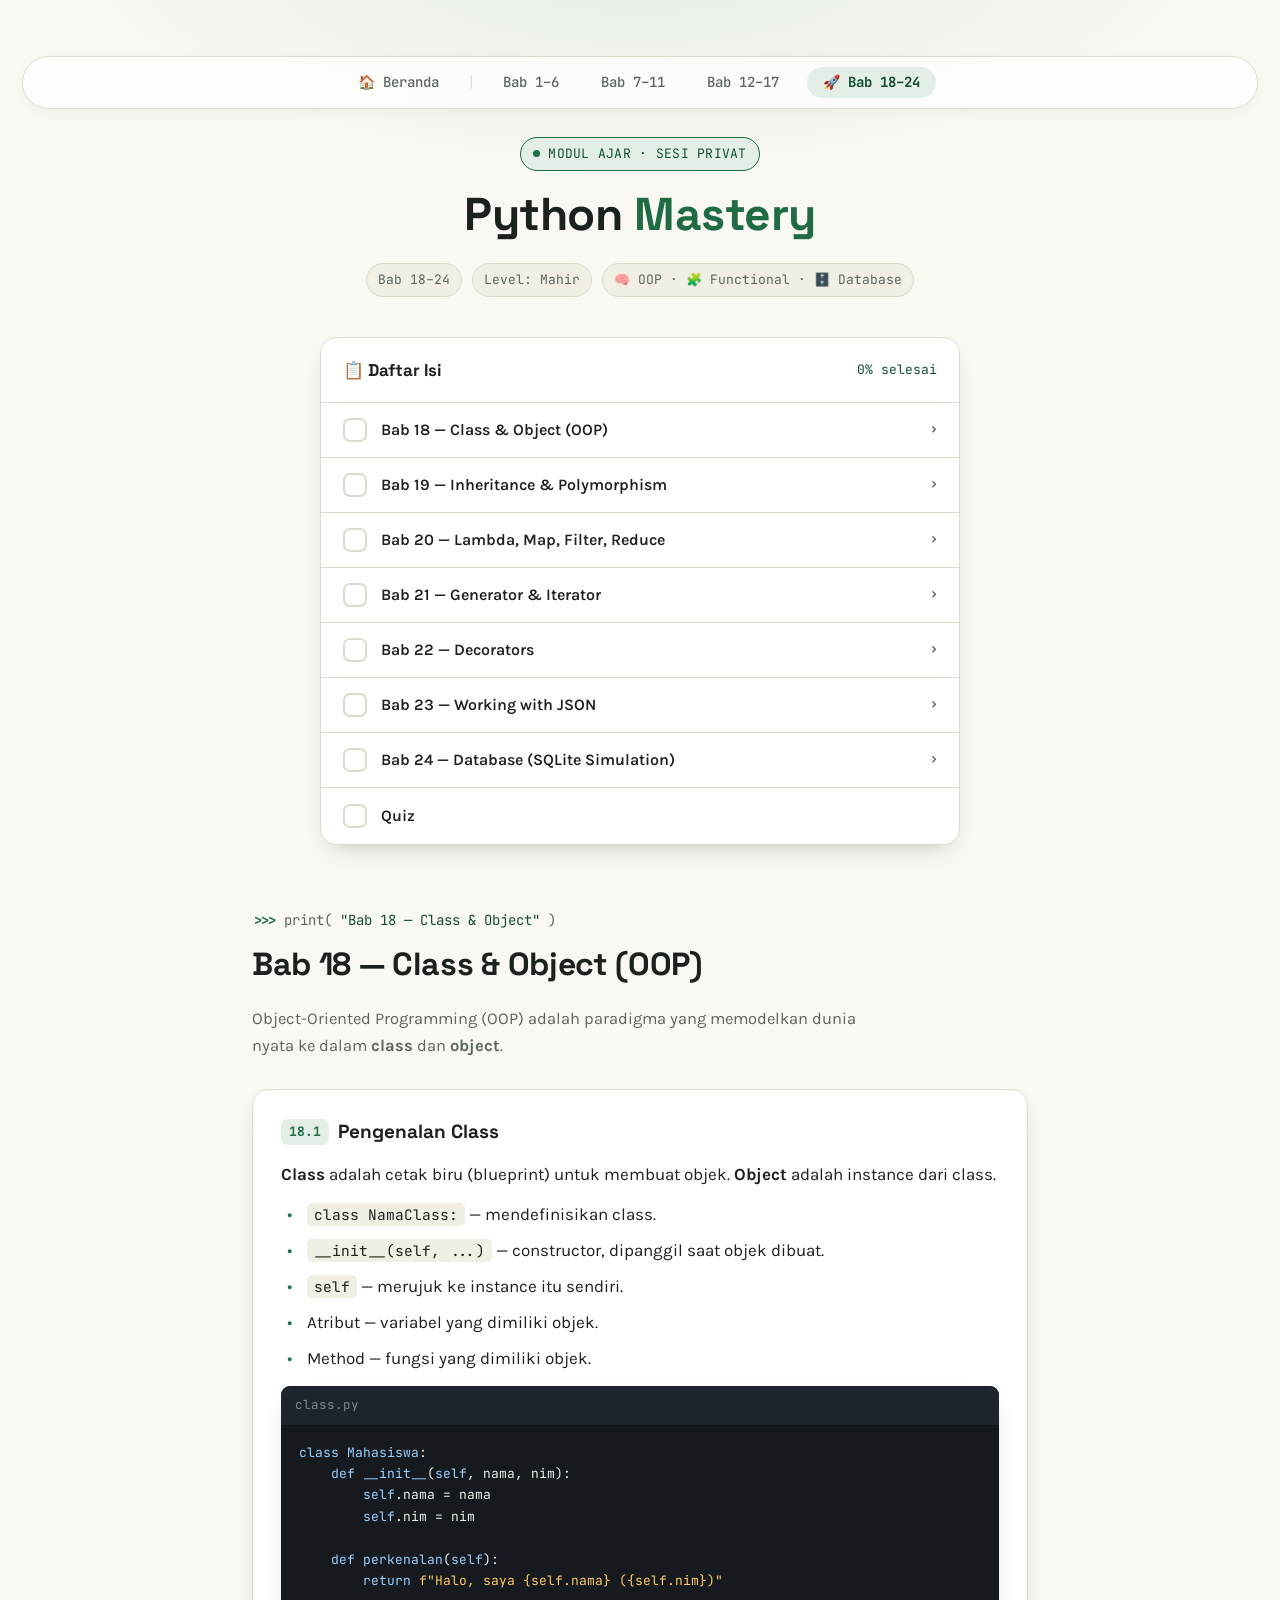
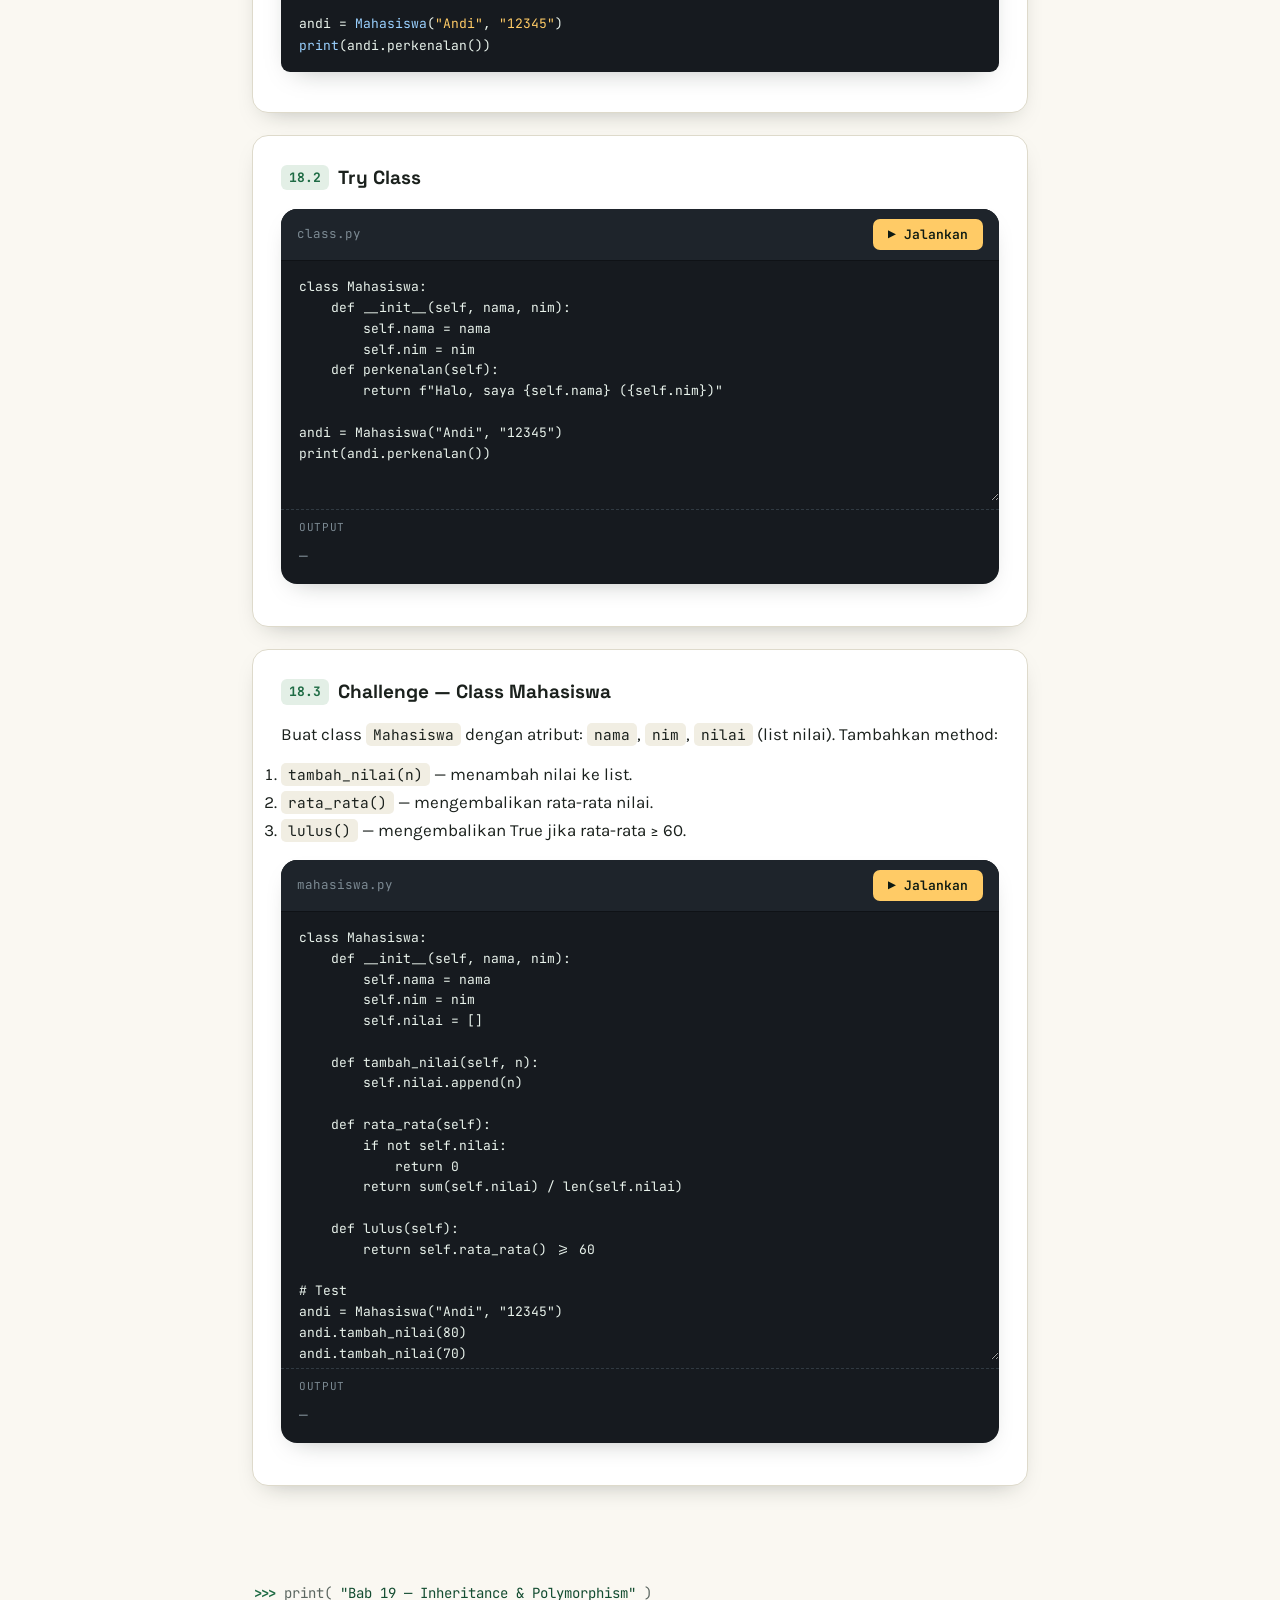
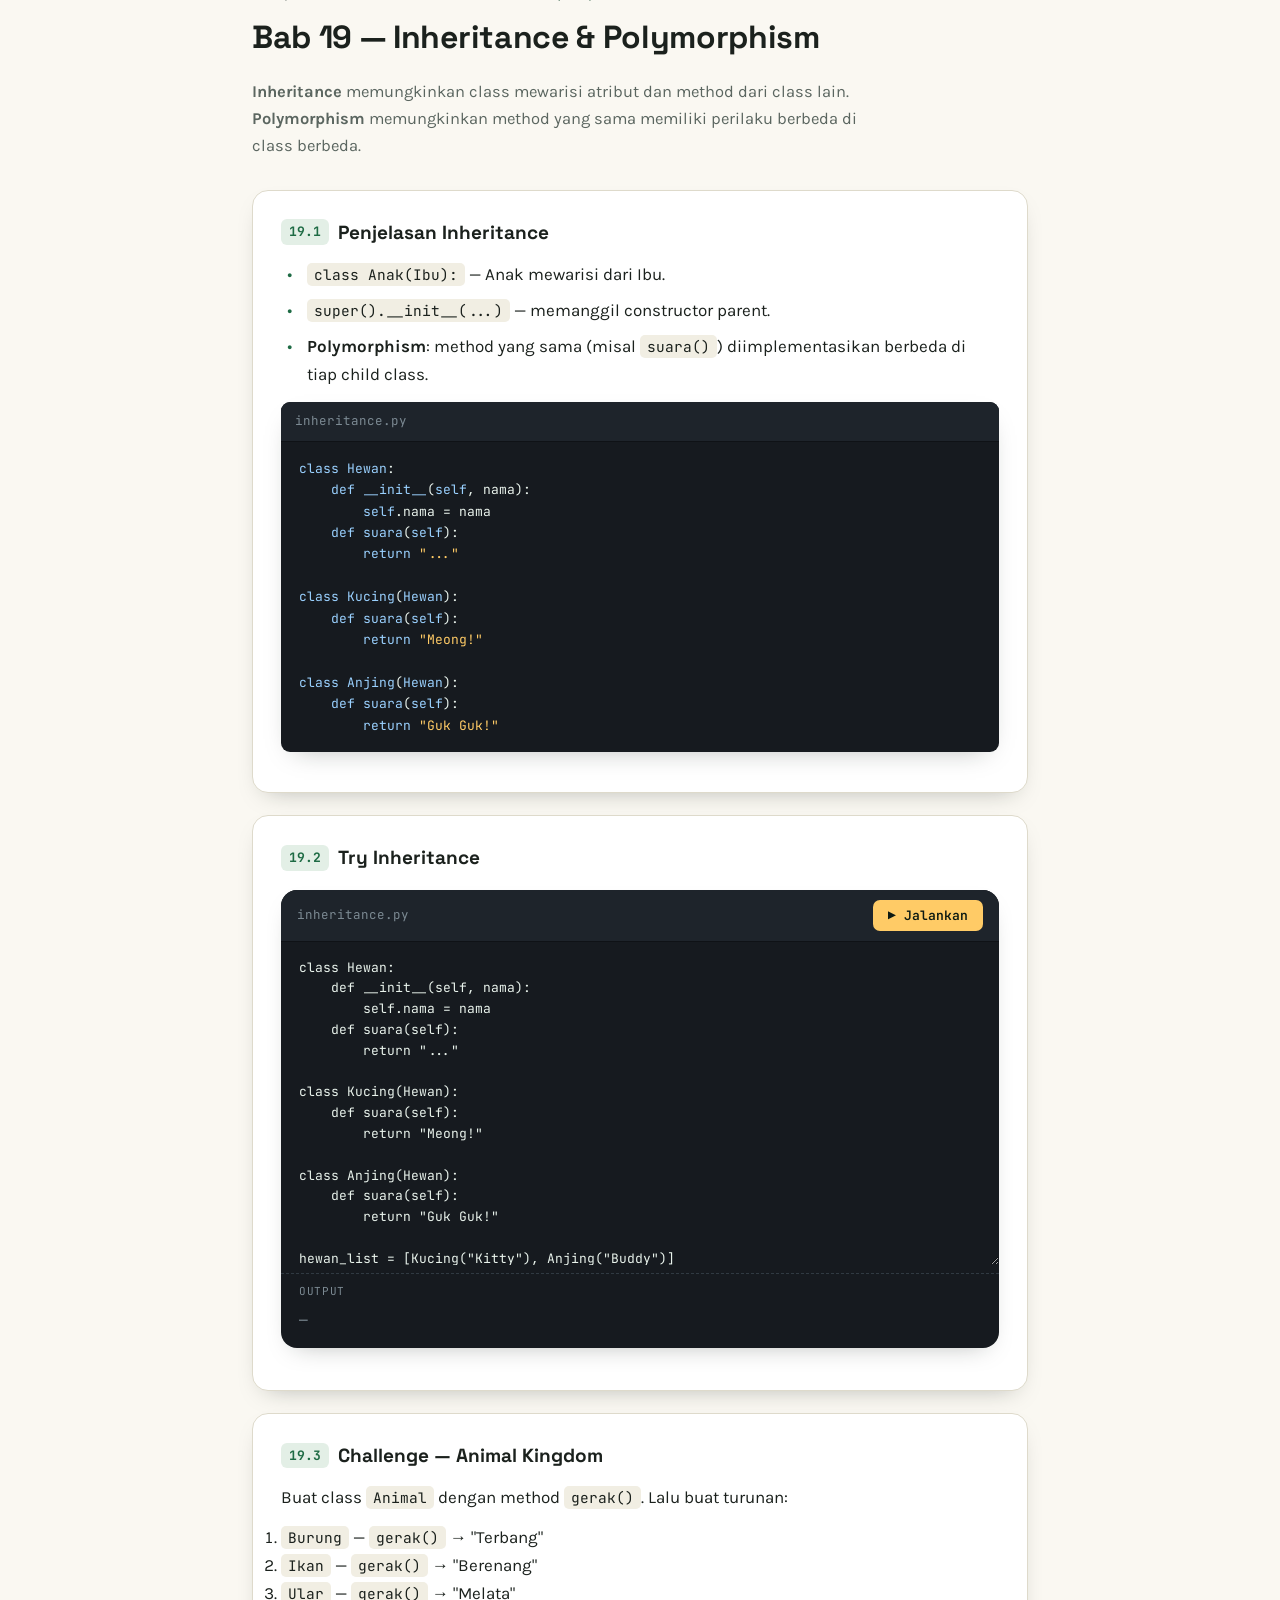
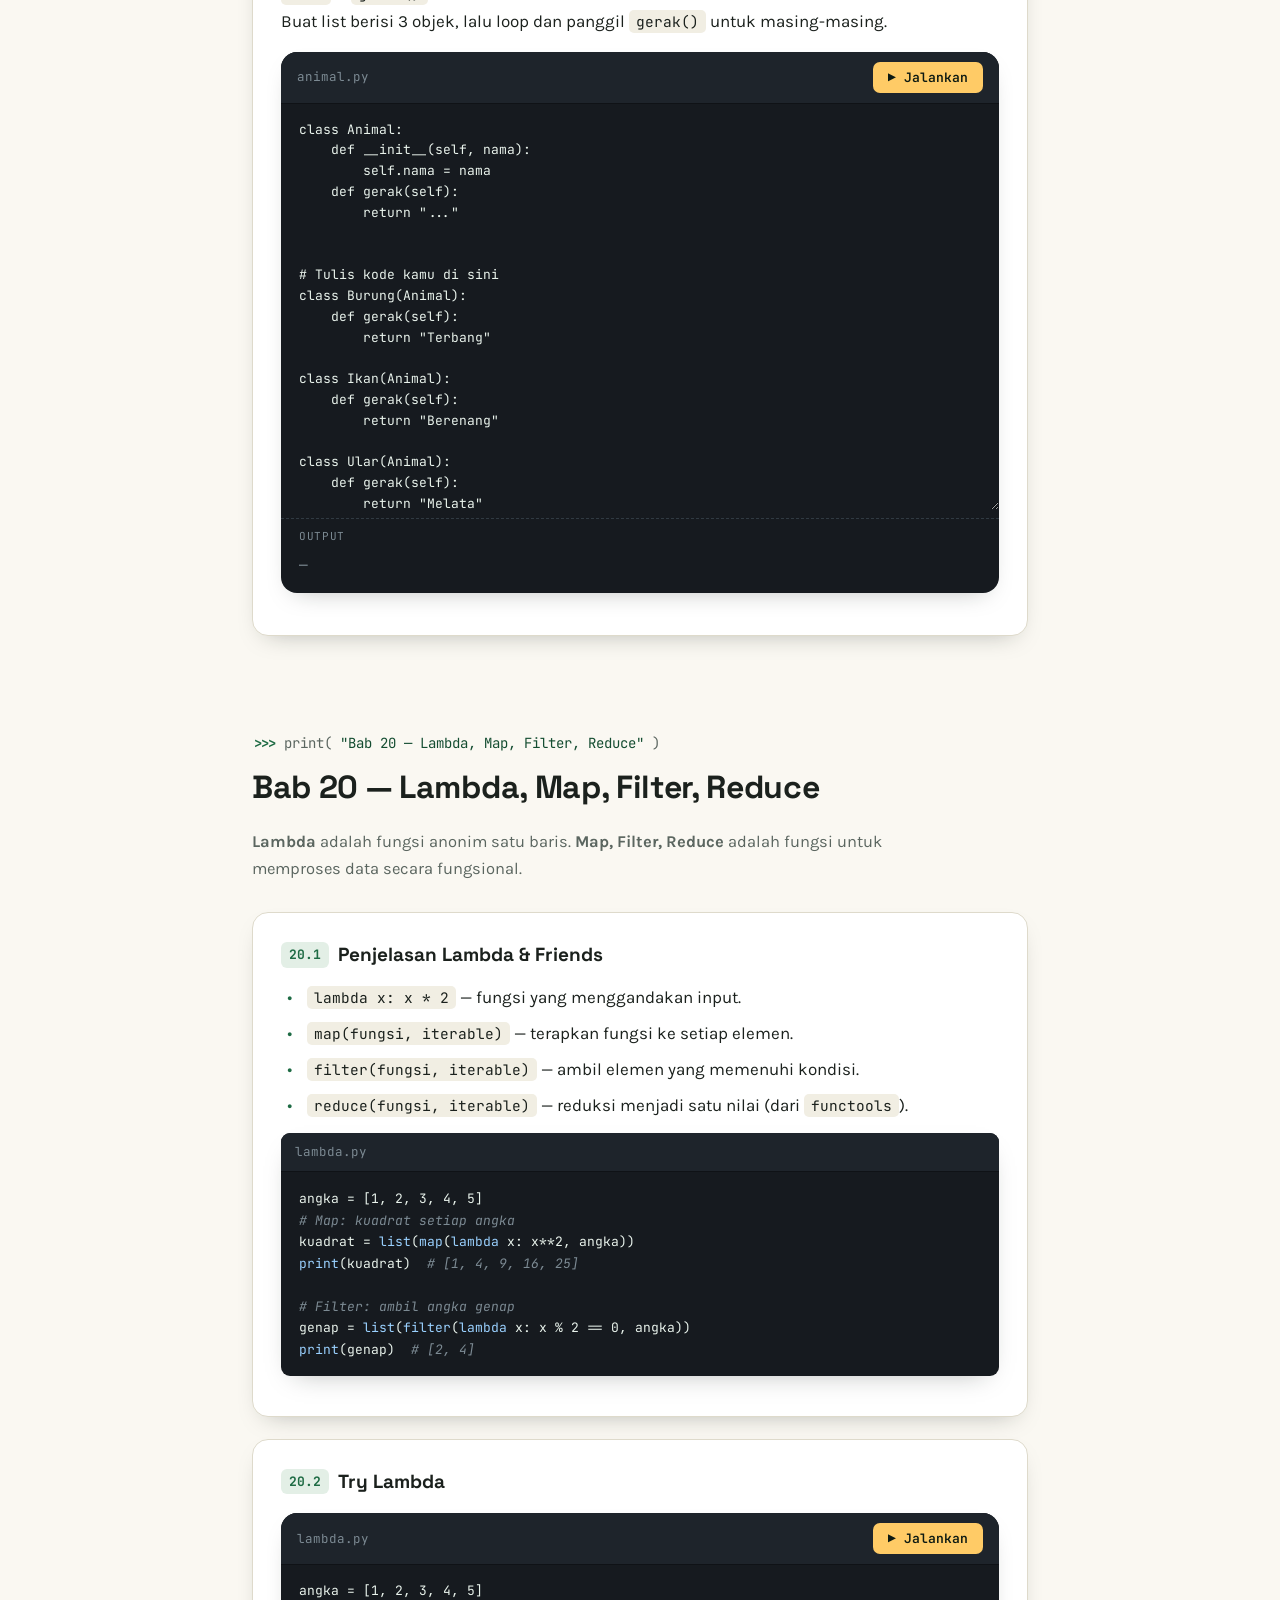
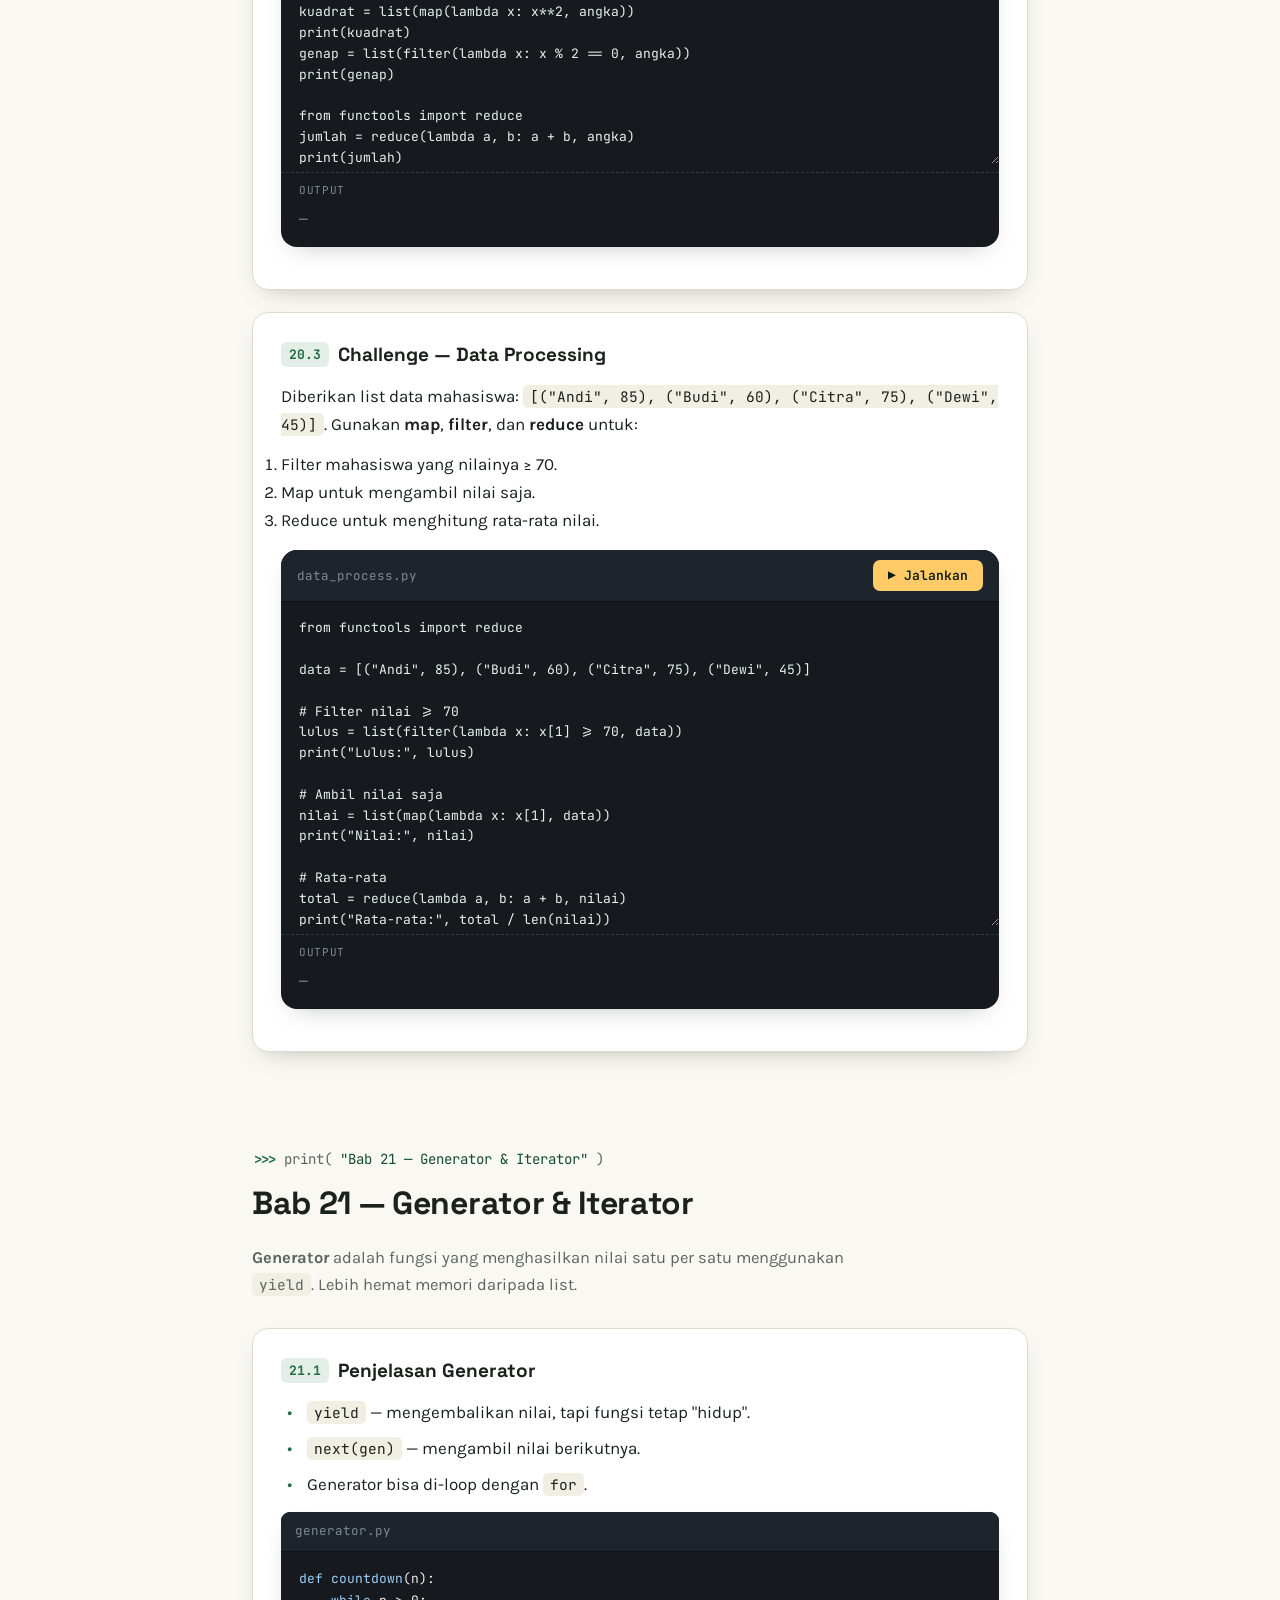
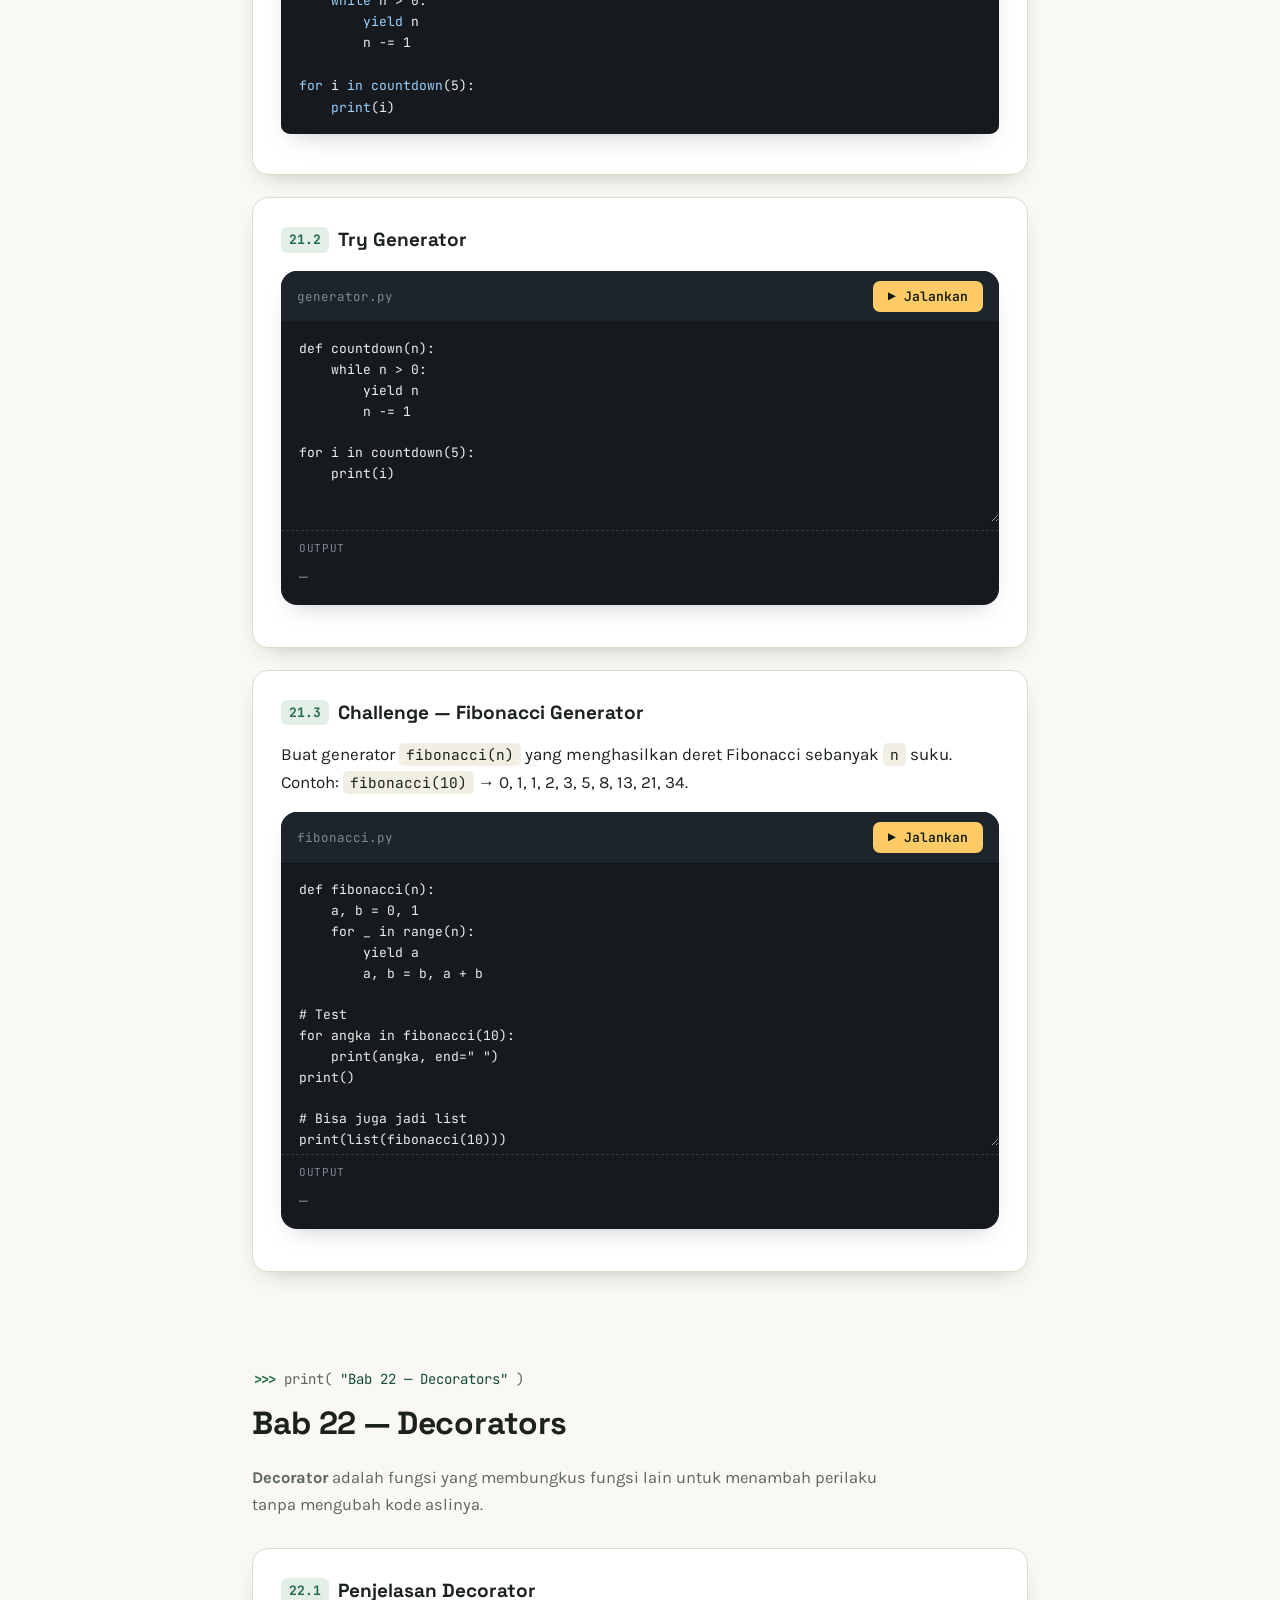
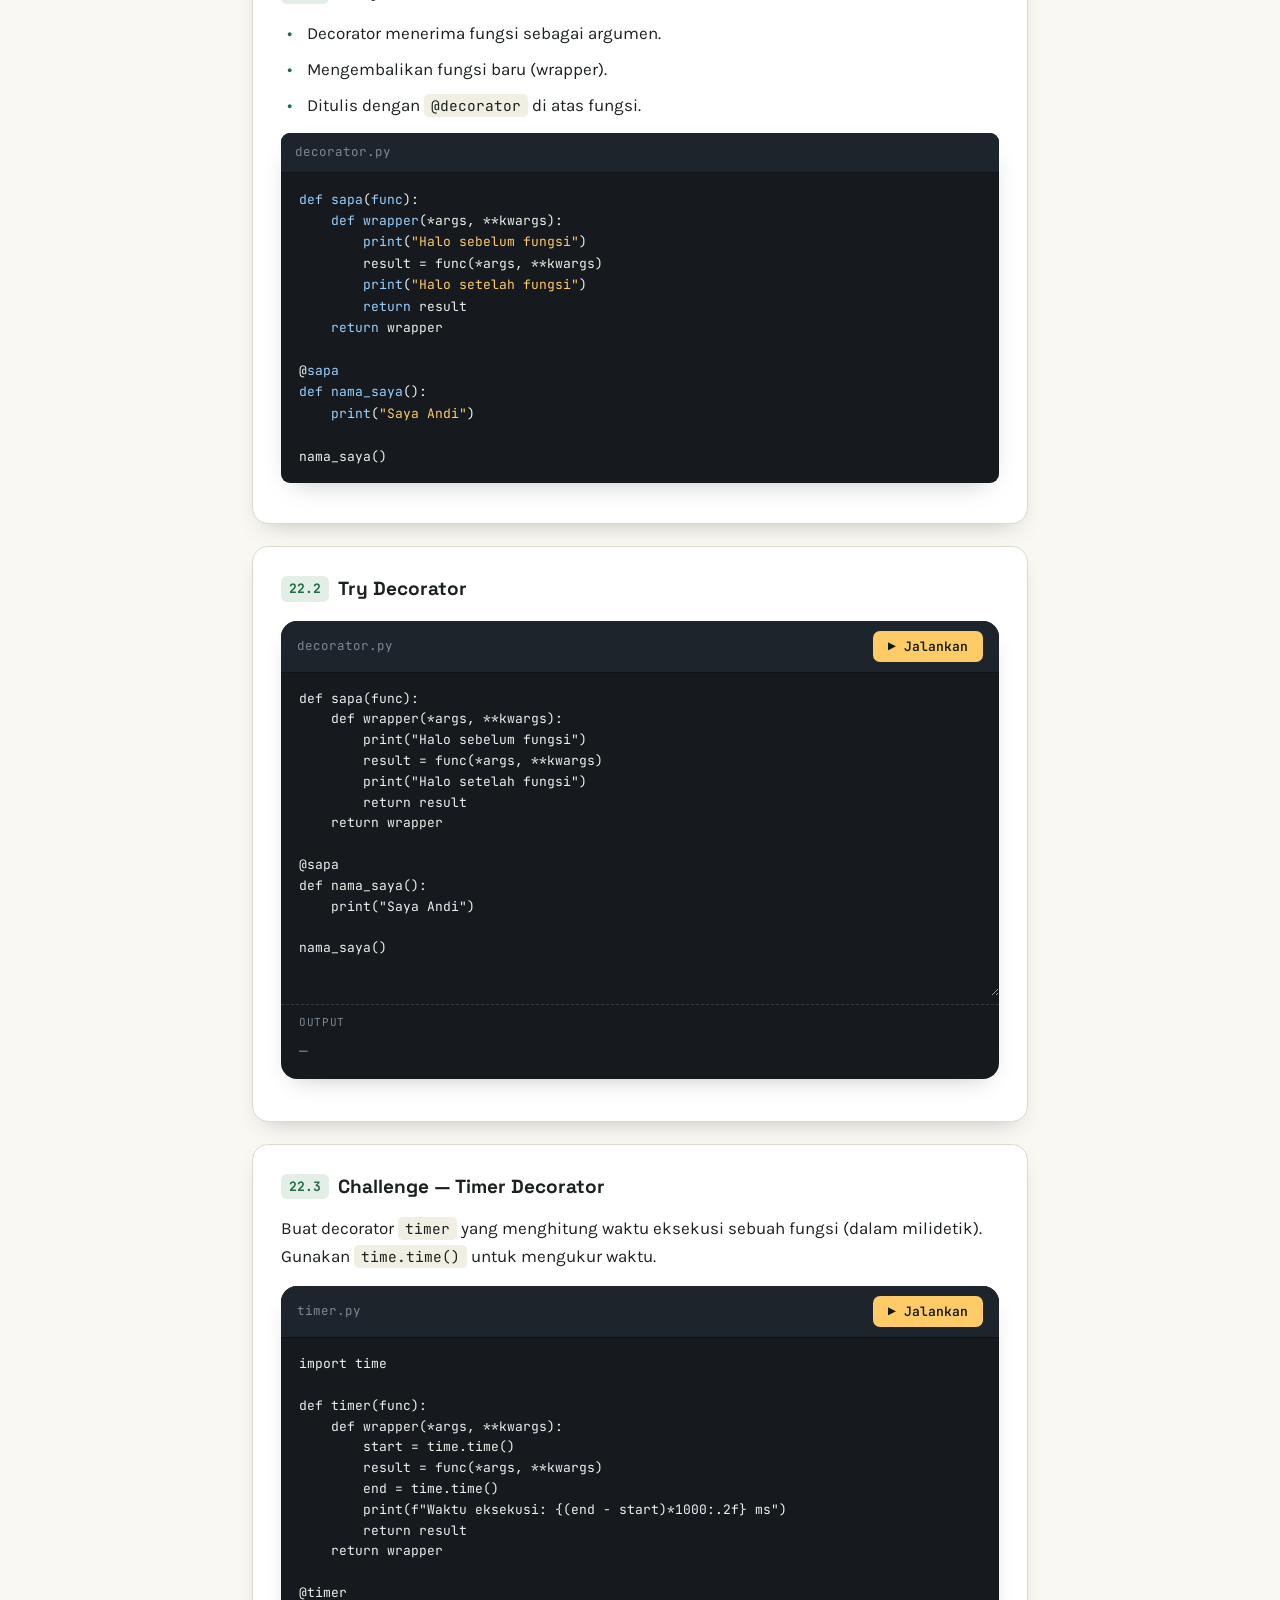
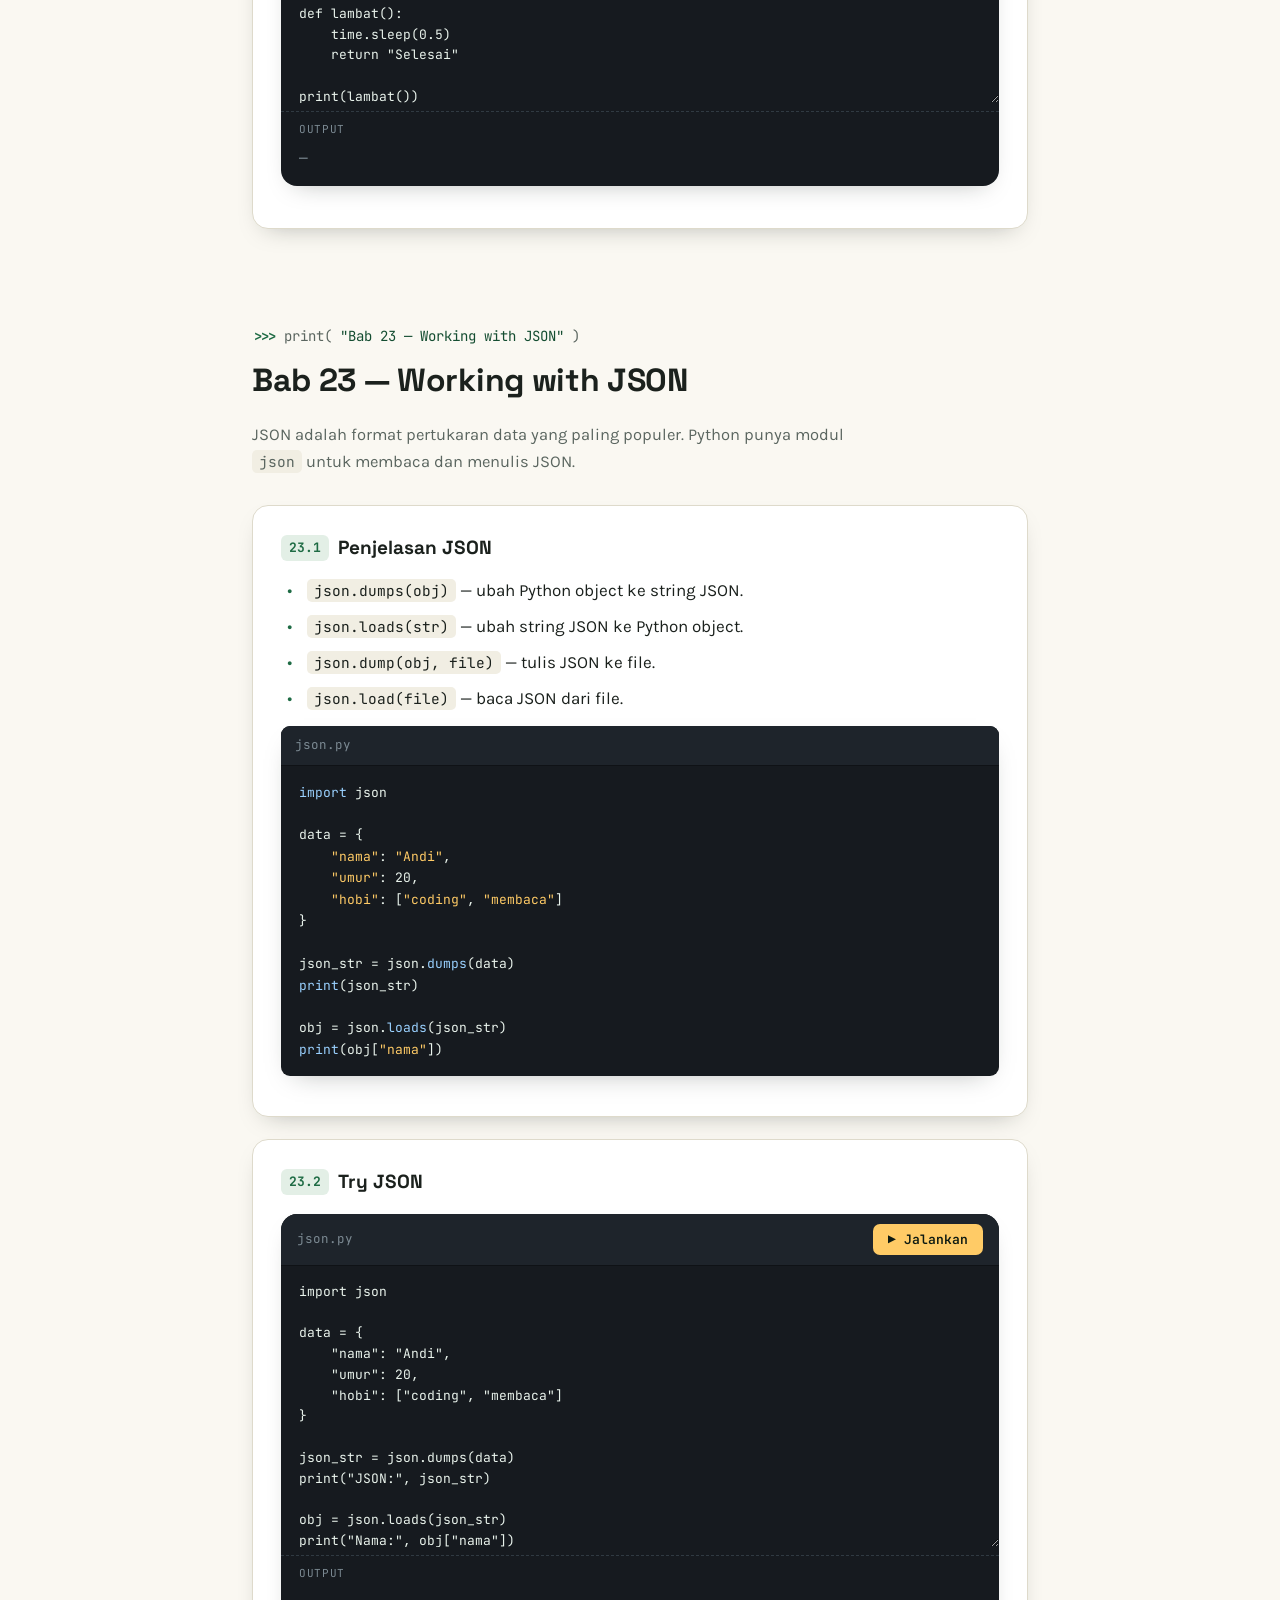
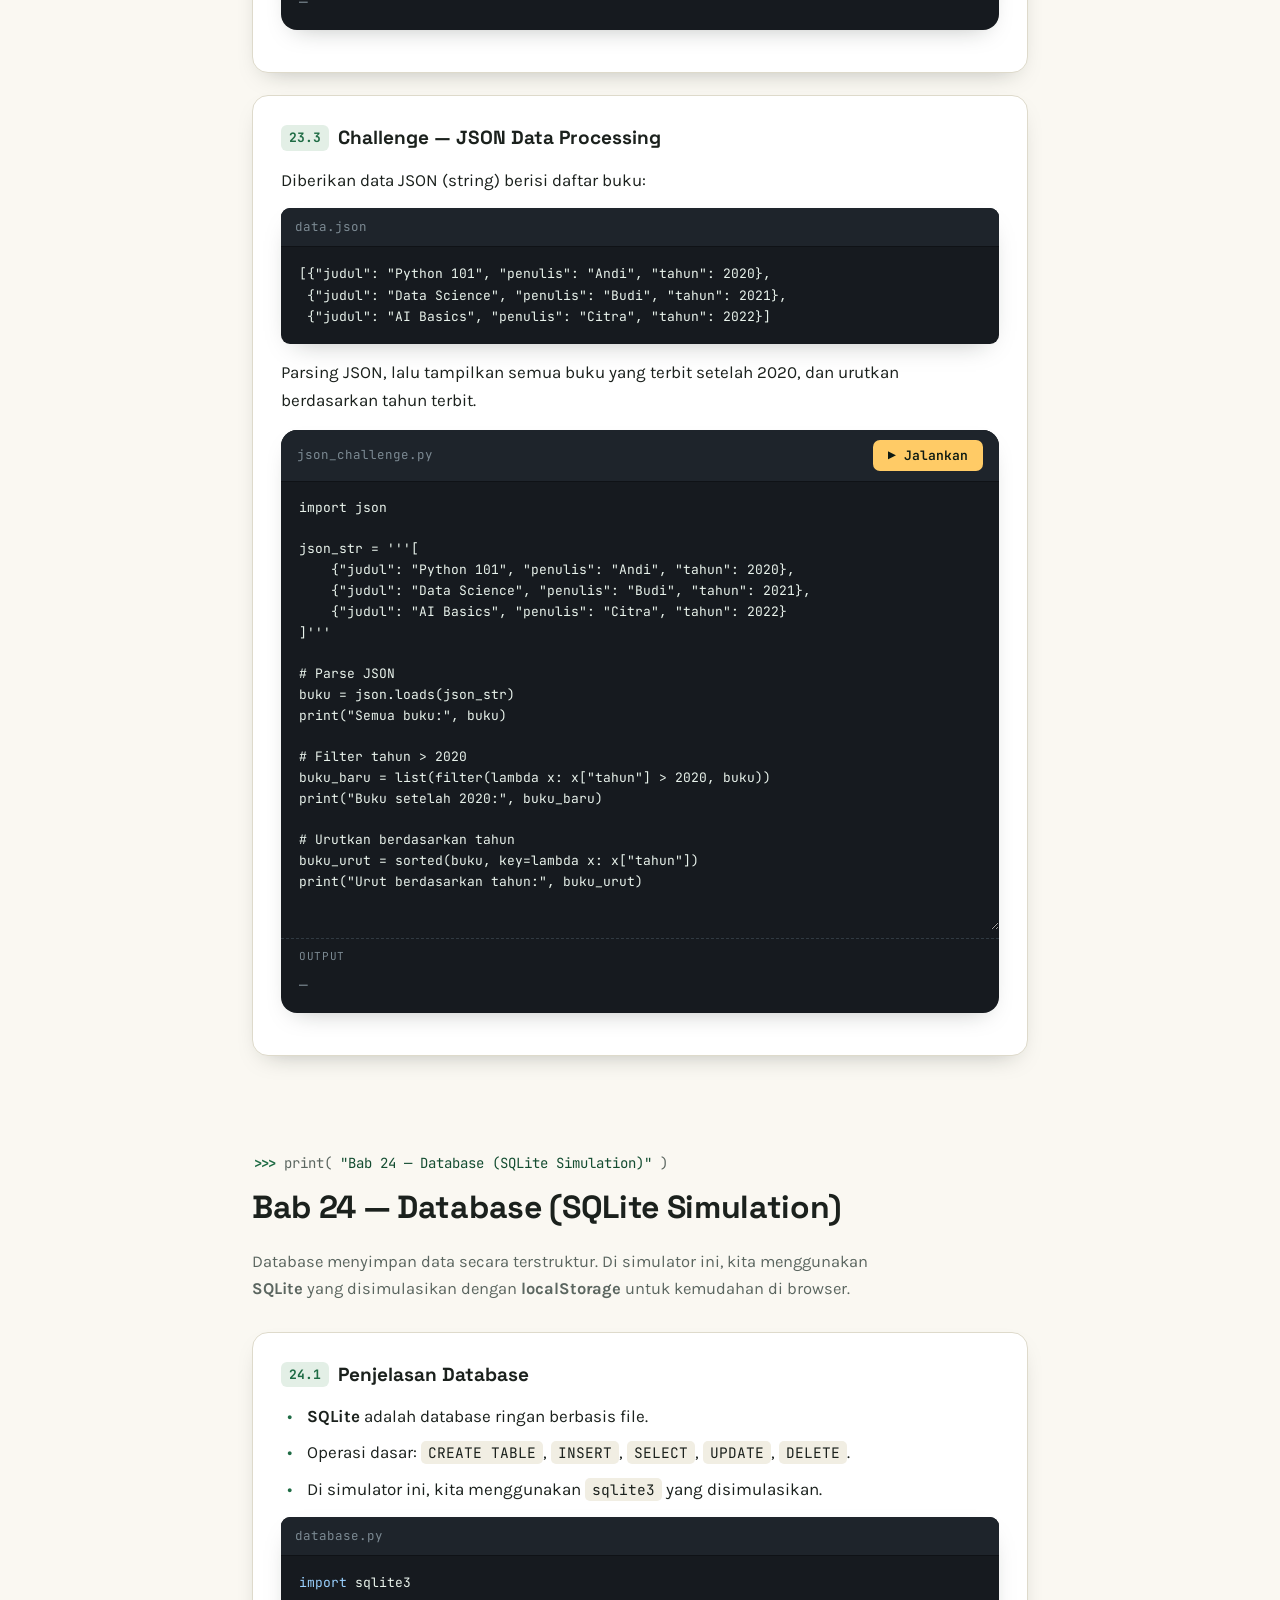
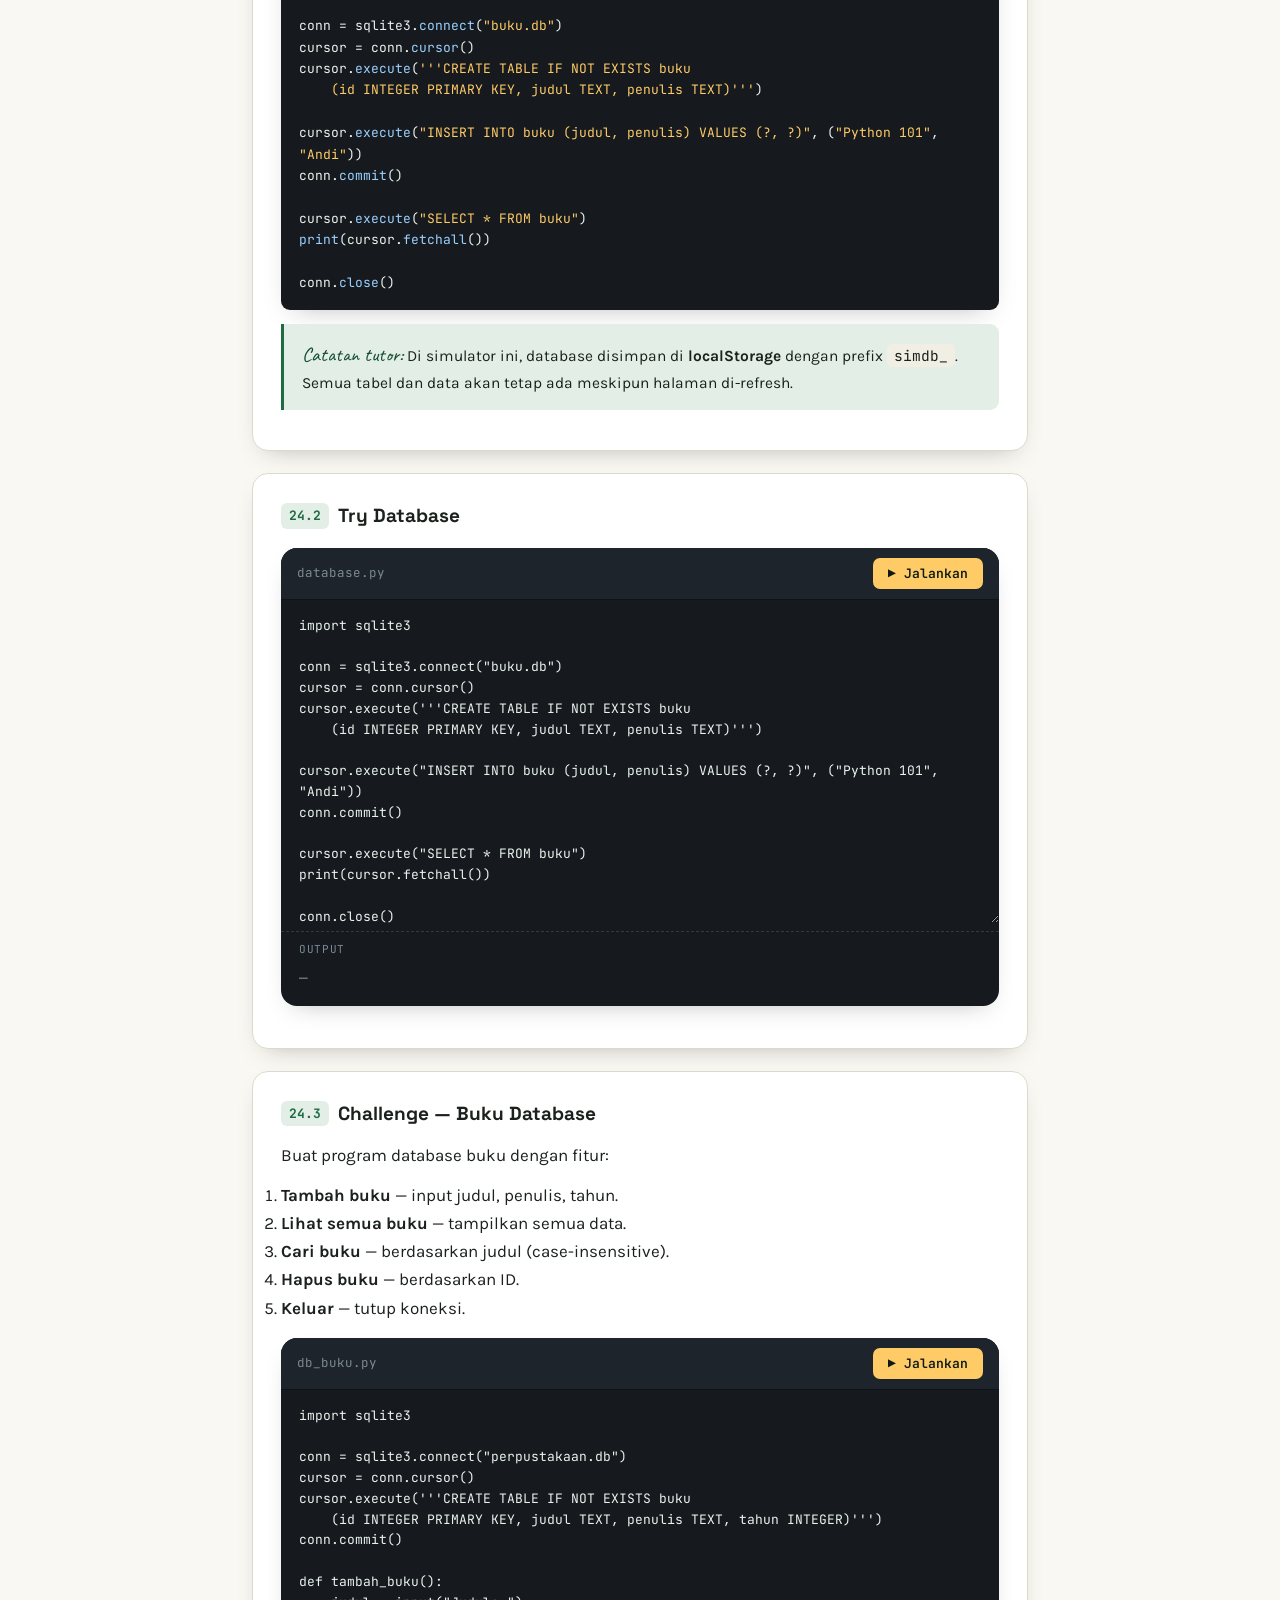
<file: index_bab18_24.html>
<!DOCTYPE html>
<html lang="id">

<head>
    <meta charset="UTF-8">
    <meta name="viewport" content="width=device-width, initial-scale=1.0">
    <title>Modul Ajar Interaktif — Bab 18–24</title>
    <link rel="preconnect" href="https://fonts.googleapis.com">
    <link
        href="https://fonts.googleapis.com/css2?family=Space+Grotesk:wght@500;600;700&family=Karla:wght@400;500;600;700&family=JetBrains+Mono:wght@400;500;600;700&family=Caveat:wght@600&display=swap"
        rel="stylesheet">
    <link rel="stylesheet" href="style.css">
    <style>
        .pg-editor {
            min-height: 140px;
            font-size: 13px;
        }

        .term pre {
            font-size: 13px;
        }

        .badge-oop {
            background: #7C3AED;
            color: #fff;
            padding: 2px 10px;
            border-radius: 12px;
            font-size: 11px;
            font-weight: 600;
        }

        .badge-func {
            background: #F59E0B;
            color: #1B211D;
            padding: 2px 10px;
            border-radius: 12px;
            font-size: 11px;
            font-weight: 600;
        }

        .badge-json {
            background: #3B82F6;
            color: #fff;
            padding: 2px 10px;
            border-radius: 12px;
            font-size: 11px;
            font-weight: 600;
        }

        .badge-db {
            background: #10B981;
            color: #fff;
            padding: 2px 10px;
            border-radius: 12px;
            font-size: 11px;
            font-weight: 600;
        }

        .code-highlight {
            background: var(--terminal-bg);
            padding: 2px 6px;
            border-radius: 4px;
            font-family: var(--font-code);
            font-size: 13px;
            color: var(--terminal-string);
        }
    </style>
</head>

<body>

    <div id="scrollRail">
        <div id="scrollFill"></div>
    </div>

    <header class="hero">
        <nav class="top-nav">
            <a href="index.html">🏠 Beranda</a>
            <span class="sep">|</span>
            <a href="index_bab1_6.html">Bab 1–6</a>
            <a href="index_bab7_11.html">Bab 7–11</a>
            <a href="index_bab12_17.html">Bab 12–17</a>
            <span class="current">🚀 Bab 18–24</span>
        </nav>
        <div class="hero-kicker"><span class="dot"></span>MODUL AJAR · SESI PRIVAT</div>
        <h1 class="hero-title">Python <span class="snake">Mastery</span></h1>
        <div class="hero-meta">
            <span>Bab 18–24</span>
            <span>Level: Mahir</span>
            <span>🧠 OOP · 🧩 Functional · 🗄️ Database</span>
        </div>
    </header>

    <nav class="toc" id="toc">
        <div class="toc-head">
            <h2>📋 Daftar Isi</h2>
            <span id="tocPct">0% selesai</span>
        </div>

        <div class="toc-section">
            <button class="toc-header" onclick="toggleToc(this)">
                <span class="toc-check" id="check-bab18"><svg viewBox="0 0 16 16" fill="none">
                        <path d="M3 8.5L6.2 12L13 4" stroke="white" stroke-width="2.4" stroke-linecap="round"
                            stroke-linejoin="round" />
                    </svg></span>
                <span class="toc-label">Bab 18 — Class &amp; Object (OOP)</span>
                <span class="toc-chevron">⌄</span>
            </button>
            <div class="toc-sub">
                <a class="toc-item" href="#bab18-1">Pengenalan Class</a>
                <a class="toc-item" href="#bab18-2">Try Class</a>
                <a class="toc-item" href="#bab18-3">Challenge — Class Mahasiswa</a>
            </div>
        </div>

        <div class="toc-section">
            <button class="toc-header" onclick="toggleToc(this)">
                <span class="toc-check" id="check-bab19"><svg viewBox="0 0 16 16" fill="none">
                        <path d="M3 8.5L6.2 12L13 4" stroke="white" stroke-width="2.4" stroke-linecap="round"
                            stroke-linejoin="round" />
                    </svg></span>
                <span class="toc-label">Bab 19 — Inheritance &amp; Polymorphism</span>
                <span class="toc-chevron">⌄</span>
            </button>
            <div class="toc-sub">
                <a class="toc-item" href="#bab19-1">Penjelasan Inheritance</a>
                <a class="toc-item" href="#bab19-2">Try Inheritance</a>
                <a class="toc-item" href="#bab19-3">Challenge — Animal Kingdom</a>
            </div>
        </div>

        <div class="toc-section">
            <button class="toc-header" onclick="toggleToc(this)">
                <span class="toc-check" id="check-bab20"><svg viewBox="0 0 16 16" fill="none">
                        <path d="M3 8.5L6.2 12L13 4" stroke="white" stroke-width="2.4" stroke-linecap="round"
                            stroke-linejoin="round" />
                    </svg></span>
                <span class="toc-label">Bab 20 — Lambda, Map, Filter, Reduce</span>
                <span class="toc-chevron">⌄</span>
            </button>
            <div class="toc-sub">
                <a class="toc-item" href="#bab20-1">Penjelasan Lambda &amp; Friends</a>
                <a class="toc-item" href="#bab20-2">Try Lambda</a>
                <a class="toc-item" href="#bab20-3">Challenge — Data Processing</a>
            </div>
        </div>

        <div class="toc-section">
            <button class="toc-header" onclick="toggleToc(this)">
                <span class="toc-check" id="check-bab21"><svg viewBox="0 0 16 16" fill="none">
                        <path d="M3 8.5L6.2 12L13 4" stroke="white" stroke-width="2.4" stroke-linecap="round"
                            stroke-linejoin="round" />
                    </svg></span>
                <span class="toc-label">Bab 21 — Generator &amp; Iterator</span>
                <span class="toc-chevron">⌄</span>
            </button>
            <div class="toc-sub">
                <a class="toc-item" href="#bab21-1">Penjelasan Generator</a>
                <a class="toc-item" href="#bab21-2">Try Generator</a>
                <a class="toc-item" href="#bab21-3">Challenge — Fibonacci Generator</a>
            </div>
        </div>

        <div class="toc-section">
            <button class="toc-header" onclick="toggleToc(this)">
                <span class="toc-check" id="check-bab22"><svg viewBox="0 0 16 16" fill="none">
                        <path d="M3 8.5L6.2 12L13 4" stroke="white" stroke-width="2.4" stroke-linecap="round"
                            stroke-linejoin="round" />
                    </svg></span>
                <span class="toc-label">Bab 22 — Decorators</span>
                <span class="toc-chevron">⌄</span>
            </button>
            <div class="toc-sub">
                <a class="toc-item" href="#bab22-1">Penjelasan Decorator</a>
                <a class="toc-item" href="#bab22-2">Try Decorator</a>
                <a class="toc-item" href="#bab22-3">Challenge — Timer Decorator</a>
            </div>
        </div>

        <div class="toc-section">
            <button class="toc-header" onclick="toggleToc(this)">
                <span class="toc-check" id="check-bab23"><svg viewBox="0 0 16 16" fill="none">
                        <path d="M3 8.5L6.2 12L13 4" stroke="white" stroke-width="2.4" stroke-linecap="round"
                            stroke-linejoin="round" />
                    </svg></span>
                <span class="toc-label">Bab 23 — Working with JSON</span>
                <span class="toc-chevron">⌄</span>
            </button>
            <div class="toc-sub">
                <a class="toc-item" href="#bab23-1">Penjelasan JSON</a>
                <a class="toc-item" href="#bab23-2">Try JSON</a>
                <a class="toc-item" href="#bab23-3">Challenge — JSON Data Processing</a>
            </div>
        </div>

        <div class="toc-section">
            <button class="toc-header" onclick="toggleToc(this)">
                <span class="toc-check" id="check-bab24"><svg viewBox="0 0 16 16" fill="none">
                        <path d="M3 8.5L6.2 12L13 4" stroke="white" stroke-width="2.4" stroke-linecap="round"
                            stroke-linejoin="round" />
                    </svg></span>
                <span class="toc-label">Bab 24 — Database (SQLite Simulation)</span>
                <span class="toc-chevron">⌄</span>
            </button>
            <div class="toc-sub">
                <a class="toc-item" href="#bab24-1">Penjelasan Database</a>
                <a class="toc-item" href="#bab24-2">Try Database</a>
                <a class="toc-item" href="#bab24-3">Challenge — Buku Database</a>
            </div>
        </div>

        <div class="toc-section">
            <a class="toc-header" href="#kuis-final4" style="text-decoration:none;">
                <span class="toc-check" id="check-quizfinal4"><svg viewBox="0 0 16 16" fill="none">
                        <path d="M3 8.5L6.2 12L13 4" stroke="white" stroke-width="2.4" stroke-linecap="round"
                            stroke-linejoin="round" />
                    </svg></span>
                <span class="toc-label">Quiz</span>
            </a>
        </div>
    </nav>

    <main>

        <!-- ================= BAB 18 ================= -->
        <section class="bab" id="bab18">
            <div class="bab-head">
                <div class="prompt-line"><span class="chevrons">&gt;&gt;&gt;</span> print(<span class="str">"Bab 18 —
                        Class & Object"</span>)</div>
                <h2 class="bab-title" data-text="Bab 18 — Class & Object (OOP)">Bab 18 — Class &amp; Object (OOP)</h2>
                <p class="bab-intro">Object-Oriented Programming (OOP) adalah paradigma yang memodelkan dunia nyata ke
                    dalam <b>class</b> dan <b>object</b>.</p>
            </div>

            <div class="card" id="bab18-1">
                <h3><span class="num">18.1</span> Pengenalan Class</h3>
                <p><b>Class</b> adalah cetak biru (blueprint) untuk membuat objek. <b>Object</b> adalah instance dari
                    class.</p>
                <ul>
                    <li><code class="inline">class NamaClass:</code> — mendefinisikan class.</li>
                    <li><code class="inline">__init__(self, ...)</code> — constructor, dipanggil saat objek dibuat.</li>
                    <li><code class="inline">self</code> — merujuk ke instance itu sendiri.</li>
                    <li>Atribut — variabel yang dimiliki objek.</li>
                    <li>Method — fungsi yang dimiliki objek.</li>
                </ul>
                <div class="term">
                    <div class="term-bar">class.py</div>
                    <pre><span class="fn">class</span> <span class="fn">Mahasiswa</span>:
    <span class="fn">def</span> <span class="fn">__init__</span>(<span class="fn">self</span>, nama, nim):
        <span class="fn">self</span>.nama = nama
        <span class="fn">self</span>.nim = nim

    <span class="fn">def</span> <span class="fn">perkenalan</span>(<span class="fn">self</span>):
        <span class="fn">return</span> <span class="str">f"Halo, saya {self.nama} ({self.nim})"</span>

andi = <span class="fn">Mahasiswa</span>(<span class="str">"Andi"</span>, <span class="str">"12345"</span>)
<span class="fn">print</span>(andi.perkenalan())</pre>
                </div>
            </div>

            <div class="card" id="bab18-2">
                <h3><span class="num">18.2</span> Try Class</h3>
                <div class="playground">
                    <div class="pg-bar"><span class="pg-filename">class.py</span><button class="pg-run"
                            onclick="runCode('ed-b18a','out-b18a','bab18')">▶ Jalankan</button></div>
                    <textarea class="pg-editor" id="ed-b18a" spellcheck="false" rows="10">class Mahasiswa:
    def __init__(self, nama, nim):
        self.nama = nama
        self.nim = nim
    def perkenalan(self):
        return f"Halo, saya {self.nama} ({self.nim})"

andi = Mahasiswa("Andi", "12345")
print(andi.perkenalan())</textarea>
                    <div class="pg-output-wrap">
                        <div class="pg-output-label">OUTPUT</div>
                        <div class="pg-output" id="out-b18a"></div>
                    </div>
                </div>
            </div>

            <div class="card" id="bab18-3">
                <h3><span class="num">18.3</span> Challenge — Class Mahasiswa</h3>
                <p>Buat class <code class="inline">Mahasiswa</code> dengan atribut: <code class="inline">nama</code>,
                    <code class="inline">nim</code>, <code class="inline">nilai</code> (list nilai). Tambahkan method:
                </p>
                <ol>
                    <li><code class="inline">tambah_nilai(n)</code> — menambah nilai ke list.</li>
                    <li><code class="inline">rata_rata()</code> — mengembalikan rata-rata nilai.</li>
                    <li><code class="inline">lulus()</code> — mengembalikan True jika rata-rata ≥ 60.</li>
                </ol>
                <div class="playground">
                    <div class="pg-bar"><span class="pg-filename">mahasiswa.py</span><button class="pg-run"
                            onclick="runCode('ed-b18b','out-b18b','bab18')">▶ Jalankan</button></div>
                    <textarea class="pg-editor" id="ed-b18b" spellcheck="false" rows="20">class Mahasiswa:
    def __init__(self, nama, nim):
        self.nama = nama
        self.nim = nim
        self.nilai = []

    def tambah_nilai(self, n):
        self.nilai.append(n)

    def rata_rata(self):
        if not self.nilai:
            return 0
        return sum(self.nilai) / len(self.nilai)

    def lulus(self):
        return self.rata_rata() >= 60

# Test
andi = Mahasiswa("Andi", "12345")
andi.tambah_nilai(80)
andi.tambah_nilai(70)
andi.tambah_nilai(90)
print(andi.rata_rata())
print(andi.lulus())</textarea>
                    <div class="pg-output-wrap">
                        <div class="pg-output-label">OUTPUT</div>
                        <div class="pg-output" id="out-b18b"></div>
                    </div>
                </div>
            </div>
        </section>

        <!-- ================= BAB 19 ================= -->
        <section class="bab" id="bab19">
            <div class="bab-head">
                <div class="prompt-line"><span class="chevrons">&gt;&gt;&gt;</span> print(<span class="str">"Bab 19 —
                        Inheritance & Polymorphism"</span>)</div>
                <h2 class="bab-title" data-text="Bab 19 — Inheritance & Polymorphism">Bab 19 — Inheritance &amp;
                    Polymorphism</h2>
                <p class="bab-intro"><b>Inheritance</b> memungkinkan class mewarisi atribut dan method dari class lain.
                    <b>Polymorphism</b> memungkinkan method yang sama memiliki perilaku berbeda di class berbeda.</p>
            </div>

            <div class="card" id="bab19-1">
                <h3><span class="num">19.1</span> Penjelasan Inheritance</h3>
                <ul>
                    <li><code class="inline">class Anak(Ibu):</code> — Anak mewarisi dari Ibu.</li>
                    <li><code class="inline">super().__init__(...)</code> — memanggil constructor parent.</li>
                    <li><b>Polymorphism</b>: method yang sama (misal <code class="inline">suara()</code>)
                        diimplementasikan berbeda di tiap child class.</li>
                </ul>
                <div class="term">
                    <div class="term-bar">inheritance.py</div>
                    <pre><span class="fn">class</span> <span class="fn">Hewan</span>:
    <span class="fn">def</span> <span class="fn">__init__</span>(<span class="fn">self</span>, nama):
        <span class="fn">self</span>.nama = nama
    <span class="fn">def</span> <span class="fn">suara</span>(<span class="fn">self</span>):
        <span class="fn">return</span> <span class="str">"..."</span>

<span class="fn">class</span> <span class="fn">Kucing</span>(<span class="fn">Hewan</span>):
    <span class="fn">def</span> <span class="fn">suara</span>(<span class="fn">self</span>):
        <span class="fn">return</span> <span class="str">"Meong!"</span>

<span class="fn">class</span> <span class="fn">Anjing</span>(<span class="fn">Hewan</span>):
    <span class="fn">def</span> <span class="fn">suara</span>(<span class="fn">self</span>):
        <span class="fn">return</span> <span class="str">"Guk Guk!"</span></pre>
                </div>
            </div>

            <div class="card" id="bab19-2">
                <h3><span class="num">19.2</span> Try Inheritance</h3>
                <div class="playground">
                    <div class="pg-bar"><span class="pg-filename">inheritance.py</span><button class="pg-run"
                            onclick="runCode('ed-b19a','out-b19a','bab19')">▶ Jalankan</button></div>
                    <textarea class="pg-editor" id="ed-b19a" spellcheck="false" rows="14">class Hewan:
    def __init__(self, nama):
        self.nama = nama
    def suara(self):
        return "..."

class Kucing(Hewan):
    def suara(self):
        return "Meong!"

class Anjing(Hewan):
    def suara(self):
        return "Guk Guk!"

hewan_list = [Kucing("Kitty"), Anjing("Buddy")]
for h in hewan_list:
    print(f"{h.nama}: {h.suara()}")</textarea>
                    <div class="pg-output-wrap">
                        <div class="pg-output-label">OUTPUT</div>
                        <div class="pg-output" id="out-b19a"></div>
                    </div>
                </div>
            </div>

            <div class="card" id="bab19-3">
                <h3><span class="num">19.3</span> Challenge — Animal Kingdom</h3>
                <p>Buat class <code class="inline">Animal</code> dengan method <code class="inline">gerak()</code>. Lalu
                    buat turunan:</p>
                <ol>
                    <li><code class="inline">Burung</code> — <code class="inline">gerak()</code> → "Terbang"</li>
                    <li><code class="inline">Ikan</code> — <code class="inline">gerak()</code> → "Berenang"</li>
                    <li><code class="inline">Ular</code> — <code class="inline">gerak()</code> → "Melata"</li>
                </ol>
                <p>Buat list berisi 3 objek, lalu loop dan panggil <code class="inline">gerak()</code> untuk
                    masing-masing.</p>
                <div class="playground">
                    <div class="pg-bar"><span class="pg-filename">animal.py</span><button class="pg-run"
                            onclick="runCode('ed-b19b','out-b19b','bab19')">▶ Jalankan</button></div>
                    <textarea class="pg-editor" id="ed-b19b" spellcheck="false" rows="18">class Animal:
    def __init__(self, nama):
        self.nama = nama
    def gerak(self):
        return "..."


# Tulis kode kamu di sini
class Burung(Animal):
    def gerak(self):
        return "Terbang"

class Ikan(Animal):
    def gerak(self):
        return "Berenang"

class Ular(Animal):
    def gerak(self):
        return "Melata"

hewan = [Burung("Elang"), Ikan("Hiu"), Ular("Kobra")]
for h in hewan:
    print(f"{h.nama}: {h.gerak()}")</textarea>
                    <div class="pg-output-wrap">
                        <div class="pg-output-label">OUTPUT</div>
                        <div class="pg-output" id="out-b19b"></div>
                    </div>
                </div>
            </div>
        </section>

        <!-- ================= BAB 20 ================= -->
        <section class="bab" id="bab20">
            <div class="bab-head">
                <div class="prompt-line"><span class="chevrons">&gt;&gt;&gt;</span> print(<span class="str">"Bab 20 —
                        Lambda, Map, Filter, Reduce"</span>)</div>
                <h2 class="bab-title" data-text="Bab 20 — Lambda, Map, Filter, Reduce">Bab 20 — Lambda, Map, Filter,
                    Reduce</h2>
                <p class="bab-intro"><b>Lambda</b> adalah fungsi anonim satu baris. <b>Map, Filter, Reduce</b> adalah
                    fungsi untuk memproses data secara fungsional.</p>
            </div>

            <div class="card" id="bab20-1">
                <h3><span class="num">20.1</span> Penjelasan Lambda &amp; Friends</h3>
                <ul>
                    <li><code class="inline">lambda x: x * 2</code> — fungsi yang menggandakan input.</li>
                    <li><code class="inline">map(fungsi, iterable)</code> — terapkan fungsi ke setiap elemen.</li>
                    <li><code class="inline">filter(fungsi, iterable)</code> — ambil elemen yang memenuhi kondisi.</li>
                    <li><code class="inline">reduce(fungsi, iterable)</code> — reduksi menjadi satu nilai (dari <code
                            class="inline">functools</code>).</li>
                </ul>
                <div class="term">
                    <div class="term-bar">lambda.py</div>
                    <pre>angka = [1, 2, 3, 4, 5]
<span class="cm"># Map: kuadrat setiap angka</span>
kuadrat = <span class="fn">list</span>(<span class="fn">map</span>(<span class="fn">lambda</span> x: x**2, angka))
<span class="fn">print</span>(kuadrat)  <span class="cm"># [1, 4, 9, 16, 25]</span>

<span class="cm"># Filter: ambil angka genap</span>
genap = <span class="fn">list</span>(<span class="fn">filter</span>(<span class="fn">lambda</span> x: x % 2 == 0, angka))
<span class="fn">print</span>(genap)  <span class="cm"># [2, 4]</span></pre>
                </div>
            </div>

            <div class="card" id="bab20-2">
                <h3><span class="num">20.2</span> Try Lambda</h3>
                <div class="playground">
                    <div class="pg-bar"><span class="pg-filename">lambda.py</span><button class="pg-run"
                            onclick="runCode('ed-b20a','out-b20a','bab20')">▶ Jalankan</button></div>
                    <textarea class="pg-editor" id="ed-b20a" spellcheck="false" rows="8">angka = [1, 2, 3, 4, 5]
kuadrat = list(map(lambda x: x**2, angka))
print(kuadrat)
genap = list(filter(lambda x: x % 2 == 0, angka))
print(genap)

from functools import reduce
jumlah = reduce(lambda a, b: a + b, angka)
print(jumlah)</textarea>
                    <div class="pg-output-wrap">
                        <div class="pg-output-label">OUTPUT</div>
                        <div class="pg-output" id="out-b20a"></div>
                    </div>
                </div>
            </div>

            <div class="card" id="bab20-3">
                <h3><span class="num">20.3</span> Challenge — Data Processing</h3>
                <p>Diberikan list data mahasiswa: <code
                        class="inline">[("Andi", 85), ("Budi", 60), ("Citra", 75), ("Dewi", 45)]</code>. Gunakan
                    <b>map</b>, <b>filter</b>, dan <b>reduce</b> untuk:</p>
                <ol>
                    <li>Filter mahasiswa yang nilainya ≥ 70.</li>
                    <li>Map untuk mengambil nilai saja.</li>
                    <li>Reduce untuk menghitung rata-rata nilai.</li>
                </ol>
                <div class="playground">
                    <div class="pg-bar"><span class="pg-filename">data_process.py</span><button class="pg-run"
                            onclick="runCode('ed-b20b','out-b20b','bab20')">▶ Jalankan</button></div>
                    <textarea class="pg-editor" id="ed-b20b" spellcheck="false" rows="14">from functools import reduce

data = [("Andi", 85), ("Budi", 60), ("Citra", 75), ("Dewi", 45)]

# Filter nilai >= 70
lulus = list(filter(lambda x: x[1] >= 70, data))
print("Lulus:", lulus)

# Ambil nilai saja
nilai = list(map(lambda x: x[1], data))
print("Nilai:", nilai)

# Rata-rata
total = reduce(lambda a, b: a + b, nilai)
print("Rata-rata:", total / len(nilai))</textarea>
                    <div class="pg-output-wrap">
                        <div class="pg-output-label">OUTPUT</div>
                        <div class="pg-output" id="out-b20b"></div>
                    </div>
                </div>
            </div>
        </section>

        <!-- ================= BAB 21 ================= -->
        <section class="bab" id="bab21">
            <div class="bab-head">
                <div class="prompt-line"><span class="chevrons">&gt;&gt;&gt;</span> print(<span class="str">"Bab 21 —
                        Generator & Iterator"</span>)</div>
                <h2 class="bab-title" data-text="Bab 21 — Generator & Iterator">Bab 21 — Generator &amp; Iterator</h2>
                <p class="bab-intro"><b>Generator</b> adalah fungsi yang menghasilkan nilai satu per satu menggunakan
                    <code class="inline">yield</code>. Lebih hemat memori daripada list.</p>
            </div>

            <div class="card" id="bab21-1">
                <h3><span class="num">21.1</span> Penjelasan Generator</h3>
                <ul>
                    <li><code class="inline">yield</code> — mengembalikan nilai, tapi fungsi tetap "hidup".</li>
                    <li><code class="inline">next(gen)</code> — mengambil nilai berikutnya.</li>
                    <li>Generator bisa di-loop dengan <code class="inline">for</code>.</li>
                </ul>
                <div class="term">
                    <div class="term-bar">generator.py</div>
                    <pre><span class="fn">def</span> <span class="fn">countdown</span>(n):
    <span class="fn">while</span> n > 0:
        <span class="fn">yield</span> n
        n -= 1

<span class="fn">for</span> i <span class="fn">in</span> <span class="fn">countdown</span>(5):
    <span class="fn">print</span>(i)</pre>
                </div>
            </div>

            <div class="card" id="bab21-2">
                <h3><span class="num">21.2</span> Try Generator</h3>
                <div class="playground">
                    <div class="pg-bar"><span class="pg-filename">generator.py</span><button class="pg-run"
                            onclick="runCode('ed-b21a','out-b21a','bab21')">▶ Jalankan</button></div>
                    <textarea class="pg-editor" id="ed-b21a" spellcheck="false" rows="8">def countdown(n):
    while n > 0:
        yield n
        n -= 1

for i in countdown(5):
    print(i)</textarea>
                    <div class="pg-output-wrap">
                        <div class="pg-output-label">OUTPUT</div>
                        <div class="pg-output" id="out-b21a"></div>
                    </div>
                </div>
            </div>

            <div class="card" id="bab21-3">
                <h3><span class="num">21.3</span> Challenge — Fibonacci Generator</h3>
                <p>Buat generator <code class="inline">fibonacci(n)</code> yang menghasilkan deret Fibonacci sebanyak
                    <code class="inline">n</code> suku. Contoh: <code class="inline">fibonacci(10)</code> → 0, 1, 1, 2,
                    3, 5, 8, 13, 21, 34.</p>
                <div class="playground">
                    <div class="pg-bar"><span class="pg-filename">fibonacci.py</span><button class="pg-run"
                            onclick="runCode('ed-b21b','out-b21b','bab21')">▶ Jalankan</button></div>
                    <textarea class="pg-editor" id="ed-b21b" spellcheck="false" rows="12">def fibonacci(n):
    a, b = 0, 1
    for _ in range(n):
        yield a
        a, b = b, a + b

# Test
for angka in fibonacci(10):
    print(angka, end=" ")
print()

# Bisa juga jadi list
print(list(fibonacci(10)))</textarea>
                    <div class="pg-output-wrap">
                        <div class="pg-output-label">OUTPUT</div>
                        <div class="pg-output" id="out-b21b"></div>
                    </div>
                </div>
            </div>
        </section>

        <!-- ================= BAB 22 ================= -->
        <section class="bab" id="bab22">
            <div class="bab-head">
                <div class="prompt-line"><span class="chevrons">&gt;&gt;&gt;</span> print(<span class="str">"Bab 22 —
                        Decorators"</span>)</div>
                <h2 class="bab-title" data-text="Bab 22 — Decorators">Bab 22 — Decorators</h2>
                <p class="bab-intro"><b>Decorator</b> adalah fungsi yang membungkus fungsi lain untuk menambah perilaku
                    tanpa mengubah kode aslinya.</p>
            </div>

            <div class="card" id="bab22-1">
                <h3><span class="num">22.1</span> Penjelasan Decorator</h3>
                <ul>
                    <li>Decorator menerima fungsi sebagai argumen.</li>
                    <li>Mengembalikan fungsi baru (wrapper).</li>
                    <li>Ditulis dengan <code class="inline">@decorator</code> di atas fungsi.</li>
                </ul>
                <div class="term">
                    <div class="term-bar">decorator.py</div>
                    <pre><span class="fn">def</span> <span class="fn">sapa</span>(<span class="fn">func</span>):
    <span class="fn">def</span> <span class="fn">wrapper</span>(*args, **kwargs):
        <span class="fn">print</span>(<span class="str">"Halo sebelum fungsi"</span>)
        result = func(*args, **kwargs)
        <span class="fn">print</span>(<span class="str">"Halo setelah fungsi"</span>)
        <span class="fn">return</span> result
    <span class="fn">return</span> wrapper

@<span class="fn">sapa</span>
<span class="fn">def</span> <span class="fn">nama_saya</span>():
    <span class="fn">print</span>(<span class="str">"Saya Andi"</span>)

nama_saya()</pre>
                </div>
            </div>

            <div class="card" id="bab22-2">
                <h3><span class="num">22.2</span> Try Decorator</h3>
                <div class="playground">
                    <div class="pg-bar"><span class="pg-filename">decorator.py</span><button class="pg-run"
                            onclick="runCode('ed-b22a','out-b22a','bab22')">▶ Jalankan</button></div>
                    <textarea class="pg-editor" id="ed-b22a" spellcheck="false" rows="14">def sapa(func):
    def wrapper(*args, **kwargs):
        print("Halo sebelum fungsi")
        result = func(*args, **kwargs)
        print("Halo setelah fungsi")
        return result
    return wrapper

@sapa
def nama_saya():
    print("Saya Andi")

nama_saya()</textarea>
                    <div class="pg-output-wrap">
                        <div class="pg-output-label">OUTPUT</div>
                        <div class="pg-output" id="out-b22a"></div>
                    </div>
                </div>
            </div>

            <div class="card" id="bab22-3">
                <h3><span class="num">22.3</span> Challenge — Timer Decorator</h3>
                <p>Buat decorator <code class="inline">timer</code> yang menghitung waktu eksekusi sebuah fungsi (dalam
                    milidetik). Gunakan <code class="inline">time.time()</code> untuk mengukur waktu.</p>
                <div class="playground">
                    <div class="pg-bar"><span class="pg-filename">timer.py</span><button class="pg-run"
                            onclick="runCode('ed-b22b','out-b22b','bab22')">▶ Jalankan</button></div>
                    <textarea class="pg-editor" id="ed-b22b" spellcheck="false" rows="16">import time

def timer(func):
    def wrapper(*args, **kwargs):
        start = time.time()
        result = func(*args, **kwargs)
        end = time.time()
        print(f"Waktu eksekusi: {(end - start)*1000:.2f} ms")
        return result
    return wrapper

@timer
def lambat():
    time.sleep(0.5)
    return "Selesai"

print(lambat())</textarea>
                    <div class="pg-output-wrap">
                        <div class="pg-output-label">OUTPUT</div>
                        <div class="pg-output" id="out-b22b"></div>
                    </div>
                </div>
            </div>
        </section>

        <!-- ================= BAB 23 ================= -->
        <section class="bab" id="bab23">
            <div class="bab-head">
                <div class="prompt-line"><span class="chevrons">&gt;&gt;&gt;</span> print(<span class="str">"Bab 23 —
                        Working with JSON"</span>)</div>
                <h2 class="bab-title" data-text="Bab 23 — Working with JSON">Bab 23 — Working with JSON</h2>
                <p class="bab-intro">JSON adalah format pertukaran data yang paling populer. Python punya modul <code
                        class="inline">json</code> untuk membaca dan menulis JSON.</p>
            </div>

            <div class="card" id="bab23-1">
                <h3><span class="num">23.1</span> Penjelasan JSON</h3>
                <ul>
                    <li><code class="inline">json.dumps(obj)</code> — ubah Python object ke string JSON.</li>
                    <li><code class="inline">json.loads(str)</code> — ubah string JSON ke Python object.</li>
                    <li><code class="inline">json.dump(obj, file)</code> — tulis JSON ke file.</li>
                    <li><code class="inline">json.load(file)</code> — baca JSON dari file.</li>
                </ul>
                <div class="term">
                    <div class="term-bar">json.py</div>
                    <pre><span class="fn">import</span> json

data = {
    <span class="str">"nama"</span>: <span class="str">"Andi"</span>,
    <span class="str">"umur"</span>: 20,
    <span class="str">"hobi"</span>: [<span class="str">"coding"</span>, <span class="str">"membaca"</span>]
}

json_str = json.<span class="fn">dumps</span>(data)
<span class="fn">print</span>(json_str)

obj = json.<span class="fn">loads</span>(json_str)
<span class="fn">print</span>(obj[<span class="str">"nama"</span>])</pre>
                </div>
            </div>

            <div class="card" id="bab23-2">
                <h3><span class="num">23.2</span> Try JSON</h3>
                <div class="playground">
                    <div class="pg-bar"><span class="pg-filename">json.py</span><button class="pg-run"
                            onclick="runCode('ed-b23a','out-b23a','bab23')">▶ Jalankan</button></div>
                    <textarea class="pg-editor" id="ed-b23a" spellcheck="false" rows="12">import json

data = {
    "nama": "Andi",
    "umur": 20,
    "hobi": ["coding", "membaca"]
}

json_str = json.dumps(data)
print("JSON:", json_str)

obj = json.loads(json_str)
print("Nama:", obj["nama"])</textarea>
                    <div class="pg-output-wrap">
                        <div class="pg-output-label">OUTPUT</div>
                        <div class="pg-output" id="out-b23a"></div>
                    </div>
                </div>
            </div>

            <div class="card" id="bab23-3">
                <h3><span class="num">23.3</span> Challenge — JSON Data Processing</h3>
                <p>Diberikan data JSON (string) berisi daftar buku:</p>
                <div class="term">
                    <div class="term-bar">data.json</div>
                    <pre>[{"judul": "Python 101", "penulis": "Andi", "tahun": 2020},
 {"judul": "Data Science", "penulis": "Budi", "tahun": 2021},
 {"judul": "AI Basics", "penulis": "Citra", "tahun": 2022}]</pre>
                </div>
                <p>Parsing JSON, lalu tampilkan semua buku yang terbit setelah 2020, dan urutkan berdasarkan tahun
                    terbit.</p>
                <div class="playground">
                    <div class="pg-bar"><span class="pg-filename">json_challenge.py</span><button class="pg-run"
                            onclick="runCode('ed-b23b','out-b23b','bab23')">▶ Jalankan</button></div>
                    <textarea class="pg-editor" id="ed-b23b" spellcheck="false" rows="20">import json

json_str = '''[
    {"judul": "Python 101", "penulis": "Andi", "tahun": 2020},
    {"judul": "Data Science", "penulis": "Budi", "tahun": 2021},
    {"judul": "AI Basics", "penulis": "Citra", "tahun": 2022}
]'''

# Parse JSON
buku = json.loads(json_str)
print("Semua buku:", buku)

# Filter tahun > 2020
buku_baru = list(filter(lambda x: x["tahun"] > 2020, buku))
print("Buku setelah 2020:", buku_baru)

# Urutkan berdasarkan tahun
buku_urut = sorted(buku, key=lambda x: x["tahun"])
print("Urut berdasarkan tahun:", buku_urut)</textarea>
                    <div class="pg-output-wrap">
                        <div class="pg-output-label">OUTPUT</div>
                        <div class="pg-output" id="out-b23b"></div>
                    </div>
                </div>
            </div>
        </section>

        <!-- ================= BAB 24 ================= -->
        <section class="bab" id="bab24">
            <div class="bab-head">
                <div class="prompt-line"><span class="chevrons">&gt;&gt;&gt;</span> print(<span class="str">"Bab 24 —
                        Database (SQLite Simulation)"</span>)</div>
                <h2 class="bab-title" data-text="Bab 24 — Database (SQLite Simulation)">Bab 24 — Database (SQLite
                    Simulation)</h2>
                <p class="bab-intro">Database menyimpan data secara terstruktur. Di simulator ini, kita menggunakan
                    <b>SQLite</b> yang disimulasikan dengan <b>localStorage</b> untuk kemudahan di browser.</p>
            </div>

            <div class="card" id="bab24-1">
                <h3><span class="num">24.1</span> Penjelasan Database</h3>
                <ul>
                    <li><b>SQLite</b> adalah database ringan berbasis file.</li>
                    <li>Operasi dasar: <code class="inline">CREATE TABLE</code>, <code class="inline">INSERT</code>,
                        <code class="inline">SELECT</code>, <code class="inline">UPDATE</code>, <code
                            class="inline">DELETE</code>.</li>
                    <li>Di simulator ini, kita menggunakan <code class="inline">sqlite3</code> yang disimulasikan.</li>
                </ul>
                <div class="term">
                    <div class="term-bar">database.py</div>
                    <pre><span class="fn">import</span> sqlite3

conn = sqlite3.<span class="fn">connect</span>(<span class="str">"buku.db"</span>)
cursor = conn.<span class="fn">cursor</span>()
cursor.<span class="fn">execute</span>(<span class="str">'''CREATE TABLE IF NOT EXISTS buku
    (id INTEGER PRIMARY KEY, judul TEXT, penulis TEXT)'''</span>)

cursor.<span class="fn">execute</span>(<span class="str">"INSERT INTO buku (judul, penulis) VALUES (?, ?)"</span>, (<span class="str">"Python 101"</span>, <span class="str">"Andi"</span>))
conn.<span class="fn">commit</span>()

cursor.<span class="fn">execute</span>(<span class="str">"SELECT * FROM buku"</span>)
<span class="fn">print</span>(cursor.<span class="fn">fetchall</span>())

conn.<span class="fn">close</span>()</pre>
                </div>
                <div class="note"><span class="hand">Catatan tutor:</span> Di simulator ini, database disimpan di
                    <b>localStorage</b> dengan prefix <code class="inline">simdb_</code>. Semua tabel dan data akan
                    tetap ada meskipun halaman di-refresh.</div>
            </div>

            <div class="card" id="bab24-2">
                <h3><span class="num">24.2</span> Try Database</h3>
                <div class="playground">
                    <div class="pg-bar"><span class="pg-filename">database.py</span><button class="pg-run"
                            onclick="runCode('ed-b24a','out-b24a','bab24')">▶ Jalankan</button></div>
                    <textarea class="pg-editor" id="ed-b24a" spellcheck="false" rows="14">import sqlite3

conn = sqlite3.connect("buku.db")
cursor = conn.cursor()
cursor.execute('''CREATE TABLE IF NOT EXISTS buku
    (id INTEGER PRIMARY KEY, judul TEXT, penulis TEXT)''')

cursor.execute("INSERT INTO buku (judul, penulis) VALUES (?, ?)", ("Python 101", "Andi"))
conn.commit()

cursor.execute("SELECT * FROM buku")
print(cursor.fetchall())

conn.close()</textarea>
                    <div class="pg-output-wrap">
                        <div class="pg-output-label">OUTPUT</div>
                        <div class="pg-output" id="out-b24a"></div>
                    </div>
                </div>
            </div>

            <div class="card" id="bab24-3">
                <h3><span class="num">24.3</span> Challenge — Buku Database</h3>
                <p>Buat program database buku dengan fitur:</p>
                <ol>
                    <li><b>Tambah buku</b> — input judul, penulis, tahun.</li>
                    <li><b>Lihat semua buku</b> — tampilkan semua data.</li>
                    <li><b>Cari buku</b> — berdasarkan judul (case-insensitive).</li>
                    <li><b>Hapus buku</b> — berdasarkan ID.</li>
                    <li><b>Keluar</b> — tutup koneksi.</li>
                </ol>
                <div class="playground">
                    <div class="pg-bar"><span class="pg-filename">db_buku.py</span><button class="pg-run"
                            onclick="runCode('ed-b24b','out-b24b','bab24')">▶ Jalankan</button></div>
                    <textarea class="pg-editor" id="ed-b24b" spellcheck="false" rows="60">import sqlite3

conn = sqlite3.connect("perpustakaan.db")
cursor = conn.cursor()
cursor.execute('''CREATE TABLE IF NOT EXISTS buku
    (id INTEGER PRIMARY KEY, judul TEXT, penulis TEXT, tahun INTEGER)''')
conn.commit()

def tambah_buku():
    judul = input("Judul: ")
    penulis = input("Penulis: ")
    tahun = int(input("Tahun: "))
    cursor.execute("INSERT INTO buku (judul, penulis, tahun) VALUES (?, ?, ?)",
                   (judul, penulis, tahun))
    conn.commit()
    print("Buku ditambahkan!")

def lihat_buku():
    cursor.execute("SELECT * FROM buku")
    for row in cursor.fetchall():
        print(f"{row[0]}. {row[1]} - {row[2]} ({row[3]})")

def cari_buku():
    keyword = input("Cari judul: ").lower()
    cursor.execute("SELECT * FROM buku WHERE LOWER(judul) LIKE ?", (f"%{keyword}%",))
    for row in cursor.fetchall():
        print(f"{row[0]}. {row[1]} - {row[2]} ({row[3]})")

def hapus_buku():
    try:
        id_buku = int(input("ID buku yang dihapus: "))
        cursor.execute("DELETE FROM buku WHERE id = ?", (id_buku,))
        conn.commit()
        print("Buku dihapus!")
    except ValueError:
        print("ID harus angka!")

while True:
    print("\n=== PERPUSTAKAAN ===")
    print("1. Tambah Buku")
    print("2. Lihat Buku")
    print("3. Cari Buku")
    print("4. Hapus Buku")
    print("5. Keluar")
    try:
        pilih = int(input("Pilih: "))
        if pilih == 1:
            tambah_buku()
        elif pilih == 2:
            lihat_buku()
        elif pilih == 3:
            cari_buku()
        elif pilih == 4:
            hapus_buku()
        elif pilih == 5:
            conn.close()
            print("Sampai jumpa! 👋")
            break
        else:
            print("Pilihan tidak valid!")
    except ValueError:
        print("Pilih angka 1-5!")</textarea>
                    <div class="pg-output-wrap">
                        <div class="pg-output-label">OUTPUT</div>
                        <div class="pg-output" id="out-b24b"></div>
                    </div>
                </div>
            </div>
        </section>

        <!-- ================= QUIZ FINAL ================= -->
        <section class="bab" id="kuis-final4">
            <div class="bab-head">
                <div class="prompt-line"><span class="chevrons">&gt;&gt;&gt;</span> print(<span
                        class="str">"Quiz"</span>)</div>
                <h2 class="bab-title" data-text="Quiz">Quiz</h2>
                <p class="bab-intro">Uji pemahamanmu tentang OOP, Functional Programming, JSON, dan Database.</p>
            </div>

            <div class="card">
                <h3>🏁 Quiz Bab 18–24</h3>
                <div id="quiz-final4"></div>
                <div id="finalScoreBox4">
                    <div class="score-num"><span id="finalScoreNum4">0</span>/8</div>
                    <div class="score-msg" id="finalScoreMsg4"></div>
                </div>
            </div>
        </section>

    </main>

    <footer>
        <p>Selamat! Kamu sudah menyelesaikan semua materi Python tingkat mahir. Terus berlatih dan berkarya! 🚀</p>
        <div class="brand">🐍 Modul Ajar Python — Sesi Privat</div>
        <div class="nav-link-group">
            <a href="index_bab12_17.html" class="nav-link">← Bab 12–17</a>
            <a href="index.html" class="nav-link" style="background:var(--forest-deep);">🏠 Halaman Utama</a>
        </div>
        <div class="edit-hint">catatan: nama tutor / brand bisa diganti langsung di bagian footer file HTML ini</div>
    </footer>

    <script>
        /* ================= PROGRESS RAIL ================= */
        window.addEventListener('scroll', () => {
            const h = document.documentElement;
            const scrolled = h.scrollHeight > h.clientHeight
                ? (h.scrollTop / (h.scrollHeight - h.clientHeight)) * 100 : 0;
            document.getElementById('scrollFill').style.width = scrolled + '%';
        });

        /* ================= TOC COLLAPSE ================= */
        function toggleToc(btn) {
            const sub = btn.nextElementSibling;
            const chevron = btn.querySelector('.toc-chevron');
            if (sub) sub.classList.toggle('collapsed');
            if (chevron) chevron.classList.toggle('rotated');
        }

        /* ================= HEADING TYPE-IN ================= */
        const headingObserver = new IntersectionObserver((entries) => {
            entries.forEach(entry => {
                if (entry.isIntersecting) {
                    entry.target.classList.add('type-in');
                    headingObserver.unobserve(entry.target);
                }
            });
        }, { threshold: 0.4 });
        document.querySelectorAll('h2.bab-title').forEach(el => headingObserver.observe(el));

        /* ================= SECTION DONE TRACKING ================= */
        const sectionDone = {
            bab18: false, bab19: false, bab20: false,
            bab21: false, bab22: false, bab23: false,
            bab24: false, quizfinal4: false
        };

        function markSectionComplete(key) {
            sectionDone[key] = true;
            const el = document.getElementById('check-' + key);
            if (el) el.classList.add('done');
            updateTocPct();
            try {
                let progress = JSON.parse(localStorage.getItem('python_modul_progress') || '{}');
                progress[key] = true;
                localStorage.setItem('python_modul_progress', JSON.stringify(progress));
            } catch (_) { }
        }

        function updateTocPct() {
            const total = Object.keys(sectionDone).length;
            const done = Object.values(sectionDone).filter(Boolean).length;
            document.getElementById('tocPct').textContent = Math.round(done / total * 100) + '% selesai';
        }

        /* ================= QUIZ ENGINE ================= */
        const quizzes = {
            final4: [
                { q: "Apa nama method yang dipanggil saat objek dibuat di Python?", options: ["__init__", "__call__", "__str__", "__new__"], correct: 0, exp: "__init__ adalah constructor di Python." },
                { q: "Apa keyword yang digunakan untuk inheritance di Python?", options: ["extends", "inherits", "class Child(Parent)", "using"], correct: 2, exp: "Inheritance menggunakan class Child(Parent)." },
                { q: "Apa output dari: list(map(lambda x: x*2, [1,2,3]))", options: ["[1,2,3]", "[2,4,6]", "[3,6,9]", "Error"], correct: 1, exp: "map mengalikan setiap elemen dengan 2." },
                { q: "Apa fungsi dari keyword yield di Python?", options: ["Menghentikan fungsi", "Mengembalikan nilai dan pause", "Menghapus variabel", "Mencetak nilai"], correct: 1, exp: "yield mengembalikan nilai dan menahan state fungsi." },
                { q: "Simbol apa yang digunakan untuk decorator di Python?", options: ["@", "#", "$", "&"], correct: 0, exp: "@ digunakan untuk menandai decorator." },
                { q: "Apa singkatan dari JSON?", options: ["JavaScript Object Notation", "Java Standard Object Node", "JavaScript Online Notation", "Java Serial Object Number"], correct: 0, exp: "JSON = JavaScript Object Notation." },
                { q: "Apa fungsi dari json.loads()?", options: ["Mengubah Python object ke string JSON", "Mengubah string JSON ke Python object", "Membaca JSON dari file", "Menulis JSON ke file"], correct: 1, exp: "json.loads() mengubah string JSON ke Python object." },
                { q: "Perintah SQL apa yang digunakan untuk mengambil data?", options: ["INSERT", "SELECT", "UPDATE", "DELETE"], correct: 1, exp: "SELECT digunakan untuk mengambil data dari database." }
            ]
        };

        const quizProgress = {};

        function renderQuiz(key, containerId, { finalMode = false } = {}) {
            const container = document.getElementById(containerId);
            if (!container) return;
            const data = quizzes[key];
            if (!data) return;
            container.innerHTML = data.map((item, qi) => {
                const codeBlock = item.code ? `<pre style="background:var(--terminal-bg);color:var(--terminal-string);border-radius:8px;padding:10px 14px;font-size:13.5px;margin-top:8px;">${escapeHtml(item.code)}</pre>` : '';
                return `
      <div class="quiz-q" data-q="${qi}">
        <p class="quiz-question">${qi + 1}. ${item.q}${codeBlock}</p>
        <div class="quiz-options">
          ${item.options.map((opt, oi) => `<button class="quiz-opt" onclick="answerQuiz('${key}',${qi},${oi},this,${finalMode})">${escapeHtml(opt)}</button>`).join('')}
        </div>
        <div class="quiz-feedback" id="${key}-fb-${qi}"></div>
      </div>
    `;
            }).join('');
        }

        function escapeHtml(str) {
            return str.replace(/&/g, '&amp;').replace(/</g, '&lt;').replace(/>/g, '&gt;');
        }

        function answerQuiz(key, qi, oi, btnEl, finalMode) {
            const item = quizzes[key][qi];
            const buttons = btnEl.parentElement.querySelectorAll('.quiz-opt');
            buttons.forEach(b => b.disabled = true);
            const fb = document.getElementById(`${key}-fb-${qi}`);
            const isCorrect = oi === item.correct;
            if (isCorrect) {
                btnEl.classList.add('correct');
                fb.textContent = '✅ Benar! ' + item.exp;
                fb.className = 'quiz-feedback show correct';
            } else {
                btnEl.classList.add('wrong');
                buttons[item.correct].classList.add('correct');
                fb.textContent = '❌ Belum tepat. ' + item.exp;
                fb.className = 'quiz-feedback show wrong';
            }

            if (!quizProgress[key]) quizProgress[key] = { answered: new Set(), correct: 0 };
            if (!quizProgress[key].answered.has(qi)) {
                quizProgress[key].answered.add(qi);
                if (isCorrect) quizProgress[key].correct++;
            }

            if (quizProgress[key].answered.size === quizzes[key].length) {
                if (finalMode) {
                    showFinalScore4(quizProgress[key].correct, quizzes[key].length);
                    markSectionComplete('quizfinal4');
                }
            }
        }

        function showFinalScore4(correct, total) {
            const box = document.getElementById('finalScoreBox4');
            document.getElementById('finalScoreNum4').textContent = correct;
            let msg, bg, color;
            if (correct >= 7) { msg = '🎉 Python Master! Kamu sudah menguasai OOP, functional, JSON, dan database!'; bg = 'var(--forest-wash)'; color = 'var(--forest-deep)'; } else if (correct >= 4) { msg = '💪 Hebat! Beberapa konsep masih perlu diulang, tapi kamu sudah jauh!'; bg = 'var(--highlighter-wash)'; color = '#7A5B0A'; } else { msg = '🌱 Jangan menyerah! Baca ulang materi dan coba lagi, kamu pasti bisa!'; bg = 'var(--danger-wash)'; color = 'var(--danger)'; }
            document.getElementById('finalScoreMsg4').textContent = msg;
            box.style.background = bg;
            box.style.color = color;
            box.classList.add('show');
        }

        renderQuiz('final4', 'quiz-final4', { finalMode: true });

        /* ================= PYTHON SIMULATOR LANJUTAN (SUPPORT OOP) ================= */
        // Simulator ini mendukung: class, inheritance, lambda, map, filter, reduce, yield/generator, decorator, json, sqlite3 (simulasi)

        function stripComments(code) {
            let result = '',
                i = 0,
                inString = null;
            while (i < code.length) {
                if (inString) {
                    if (inString.length === 3) {
                        if (code.slice(i, i + 3) === inString) {
                            result += inString;
                            i += 3;
                            inString = null; continue;
                        }
                        result += code[i];
                        i++; continue;
                    } else {
                        if (code[i] === '\\' && i + 1 < code.length) {
                            result += code[i] + code[i + 1];
                            i += 2; continue;
                        }
                        if (code[i] === inString) {
                            result += code[i];
                            i++;
                            inString = null; continue;
                        }
                        result += code[i];
                        i++; continue;
                    }
                } else {
                    if (code.slice(i, i + 3) === '"""' || code.slice(i, i + 3) === "'''") {
                        inString = code.slice(i, i + 3);
                        result += inString;
                        i += 3; continue;
                    }
                    if (code[i] === '"' || code[i] === "'") {
                        inString = code[i];
                        result += code[i];
                        i++; continue;
                    }
                    if (code[i] === '#') { while (i < code.length && code[i] !== '\n') i++; continue; }
                    result += code[i];
                    i++;
                }
            }
            return result;
        }

        function processEscapes(str) {
            return str.replace(/\\n/g, "\n").replace(/\\t/g, "\t").replace(/\\"/g, '"').replace(/\\'/g, "'").replace(/\\\\/g, "\\");
        }

        function tokenizeExpr(s) {
            const tokens = [];
            let i = 0;
            while (i < s.length) {
                const c = s[i];
                if (/\s/.test(c)) { i++; continue; }
                if (/[0-9]/.test(c) || (c === '.' && /[0-9]/.test(s[i + 1] || ''))) {
                    let num = '',
                        hasDot = false;
                    while (i < s.length && /[0-9.]/.test(s[i])) {
                        if (s[i] === '.') hasDot = true;
                        num += s[i];
                        i++;
                    }
                    tokens.push({ type: 'num', value: parseFloat(num), isFloat: hasDot });
                    continue;
                }
                if (s.slice(i, i + 3) === '"""' || s.slice(i, i + 3) === "'''") {
                    const q = s.slice(i, i + 3);
                    const end = s.indexOf(q, i + 3);
                    if (end === -1) throw new Error('⚠️ Triple quote belum ditutup.');
                    tokens.push({ type: 'str', value: s.slice(i + 3, end) });
                    i = end + 3;
                    continue;
                }
                if (c === '"' || c === "'") {
                    const q = c;
                    let j = i + 1,
                        buf = '',
                        closed = false;
                    while (j < s.length) {
                        if (s[j] === '\\' && j + 1 < s.length) {
                            buf += s[j] + s[j + 1];
                            j += 2; continue;
                        }
                        if (s[j] === q) {
                            closed = true;
                            j++; break;
                        }
                        buf += s[j];
                        j++;
                    }
                    if (!closed) throw new Error('⚠️ Tanda kutip belum ditutup.');
                    tokens.push({ type: 'str', value: processEscapes(buf) });
                    i = j;
                    continue;
                }
                if (/[A-Za-z_]/.test(c)) {
                    let id = '';
                    while (i < s.length && /[A-Za-z0-9_]/.test(s[i])) {
                        id += s[i];
                        i++;
                    }
                    tokens.push({ type: 'ident', value: id });
                    continue;
                }
                if (c === '*' && s[i + 1] === '*') {
                    tokens.push({ type: '**' });
                    i += 2; continue;
                }
                if (c === '/' && s[i + 1] === '/') {
                    tokens.push({ type: '//' });
                    i += 2; continue;
                }
                if ('+-*/%(),:'.includes(c)) {
                    tokens.push({ type: c });
                    i++; continue;
                }
                if (c === '=' && s[i + 1] === '=') {
                    tokens.push({ type: '==' });
                    i += 2; continue;
                }
                if (c === '!' && s[i + 1] === '=') {
                    tokens.push({ type: '!=' });
                    i += 2; continue;
                }
                if (c === '>' && s[i + 1] === '=') {
                    tokens.push({ type: '>=' });
                    i += 2; continue;
                }
                if (c === '<' && s[i + 1] === '=') {
                    tokens.push({ type: '<=' });
                    i += 2; continue;
                }
                if (c === '>' && s[i + 1] !== '=') {
                    tokens.push({ type: '>' });
                    i++; continue;
                }
                if (c === '<' && s[i + 1] !== '=') {
                    tokens.push({ type: '<' });
                    i++; continue;
                }
                if (c === '=') {
                    tokens.push({ type: '=' });
                    i++; continue;
                }
                if (c === '@') {
                    tokens.push({ type: '@' });
                    i++; continue;
                }
                throw new Error('⚠️ Karakter tidak dikenal: "' + c + '"');
            }
            return tokens;
        }

        function formatValue(v) {
            if (v.type === 'str') return v.value;
            if (v.type === 'num') {
                if (v.isFloat) { if (Number.isInteger(v.value)) return v.value.toFixed(1); return String(v.value); }
                return String(v.value);
            }
            if (v.type === 'bool') return v.value ? 'True' : 'False';
            if (v.type === 'list') return '[' + v.value.map(formatValue).join(', ') + ']';
            if (v.type === 'tuple') return '(' + v.value.map(formatValue).join(', ') + ')';
            if (v.type === 'dict') {
                const pairs = Object.keys(v.value).map(k => k + ': ' + formatValue(v.value[k]));
                return '{' + pairs.join(', ') + '}';
            }
            if (v.type === 'set') return '{' + v.value.map(formatValue).join(', ') + '}';
            if (v.type === 'object') {
                const props = Object.keys(v.value).filter(k => !k.startsWith('__')).map(k => k + '=' + formatValue(v.value[k]));
                return '<' + v.className + ' ' + props.join(' ') + '>';
            }
            return String(v.value);
        }

        function evalExpr(tokens, env) {
            let pos = 0;
            const peek = () => tokens[pos];
            const next = () => tokens[pos++];
            const expect = (type) => {
                if (!peek() || peek().type !== type) throw new Error('⚠️ Expected ' + type);
                next();
            };

            function applyOp(op, a, b) {
                if (op === '+') {
                    if (a.type === 'str' && b.type === 'str') return { type: 'str', value: a.value + b.value };
                    if (a.type === 'num' && b.type === 'num') return { type: 'num', value: a.value + b.value, isFloat: a.isFloat || b.isFloat };
                    if (a.type === 'list' && b.type === 'list') return { type: 'list', value: [...a.value, ...b.value] };
                    throw new Error('⚠️ TypeError: tidak bisa menggabungkan tipe ini.');
                }
                if (op === '*') {
                    if (a.type === 'num' && b.type === 'num') return { type: 'num', value: a.value * b.value, isFloat: a.isFloat || b.isFloat };
                    if (a.type === 'str' && b.type === 'num' && !b.isFloat) return { type: 'str', value: b.value > 0 ? a.value.repeat(b.value) : '' };
                    if (b.type === 'str' && a.type === 'num' && !a.isFloat) return { type: 'str', value: a.value > 0 ? b.value.repeat(a.value) : '' };
                    throw new Error('⚠️ TypeError: perkalian tidak didukung.');
                }
                if (a.type !== 'num' || b.type !== 'num') throw new Error('⚠️ TypeError: operator "' + op + '" hanya untuk angka.');
                const isFloat = a.isFloat || b.isFloat || op === '/';
                let value;
                switch (op) {
                    case '-':
                        value = a.value - b.value; break;
                    case '/':
                        if (b.value === 0) throw new Error('⚠️ ZeroDivisionError');
                        value = a.value / b.value; break;
                    case '//':
                        if (b.value === 0) throw new Error('⚠️ ZeroDivisionError');
                        value = Math.floor(a.value / b.value); break;
                    case '%':
                        if (b.value === 0) throw new Error('⚠️ ZeroDivisionError');
                        value = a.value - Math.floor(a.value / b.value) * b.value; break;
                    case '**':
                        value = Math.pow(a.value, b.value); break;
                }
                return { type: 'num', value, isFloat };
            }

            function compare(op, a, b) {
                if (a.type === 'num' && b.type === 'num') {
                    const cmp = a.value - b.value;
                    if (op === '==') return cmp === 0;
                    if (op === '!=') return cmp !== 0;
                    if (op === '>') return cmp > 0;
                    if (op === '<') return cmp < 0;
                    if (op === '>=') return cmp >= 0;
                    if (op === '<=') return cmp <= 0;
                }
                if (a.type === 'str' && b.type === 'str') {
                    if (op === '==') return a.value === b.value;
                    if (op === '!=') return a.value !== b.value;
                }
                if (a.type === 'bool' && b.type === 'bool') {
                    if (op === '==') return a.value === b.value;
                    if (op === '!=') return a.value !== b.value;
                }
                if (a.type === 'num' && b.type === 'num') {
                    // already handled
                }
                throw new Error('⚠️ Perbandingan tidak didukung untuk tipe ini.');
            }

            function parseExpr() {
                let left = parseTerm();
                while (peek() && (peek().type === '+' || peek().type === '-')) {
                    const op = next().type;
                    left = applyOp(op, left, parseTerm());
                }
                return left;
            }

            function parseTerm() {
                let left = parsePower();
                while (peek() && ['*', '/', '//', '%'].includes(peek().type)) {
                    const op = next().type;
                    left = applyOp(op, left, parsePower());
                }
                return left;
            }

            function parsePower() {
                let base = parseUnary();
                if (peek() && peek().type === '**') {
                    next();
                    const exp = parsePower();
                    base = applyOp('**', base, exp);
                }
                return base;
            }

            function parseUnary() {
                if (peek() && peek().type === '-') {
                    next();
                    const v = parseUnary();
                    if (v.type !== 'num') throw new Error('⚠️ Minus hanya untuk angka.');
                    return { type: 'num', value: -v.value, isFloat: v.isFloat };
                }
                if (peek() && peek().type === '+') { next(); return parseUnary(); }
                return parsePrimary();
            }

            function parsePrimary() {
                const t = peek();
                if (!t) throw new Error('⚠️ Ekspresi belum lengkap.');
                if (t.type === 'num') { next(); return { type: 'num', value: t.value, isFloat: t.isFloat }; }
                if (t.type === 'str') { next(); return { type: 'str', value: t.value }; }
                if (t.type === '(') {
                    next();
                    const v = parseExpr();
                    expect(')');
                    return v;
                }
                if (t.type === '[') {
                    next();
                    const items = [];
                    while (peek() && peek().type !== ']') {
                        items.push(parseExpr());
                        if (peek() && peek().type === ',') next();
                    }
                    expect(']');
                    return { type: 'list', value: items };
                }
                if (t.type === '{') {
                    next();
                    const dict = {};
                    const setItems = [];
                    let isSet = true;
                    while (peek() && peek().type !== '}') {
                        const key = parseExpr();
                        if (peek() && peek().type === ':') {
                            isSet = false;
                            next();
                            const val = parseExpr();
                            dict[key.value] = val;
                        } else {
                            setItems.push(key);
                        }
                        if (peek() && peek().type === ',') next();
                    }
                    expect('}');
                    if (isSet) return { type: 'set', value: setItems };
                    return { type: 'dict', value: dict };
                }
                if (t.type === 'ident') {
                    next();
                    const name = t.value;
                    if (peek() && peek().type === '(') {
                        next();
                        const args = [];
                        while (peek() && peek().type !== ')') {
                            args.push(parseExpr());
                            if (peek() && peek().type === ',') next();
                        }
                        expect(')');
                        // Built-in functions
                        if (name === 'print') {
                            const vals = args.map(a => formatValue(a));
                            return { type: 'str', value: vals.join(' ') };
                        }
                        if (name === 'input') {
                            const prompt = args.length > 0 ? args[0].value : 'Masukkan nilai:';
                            const userVal = window.prompt(prompt);
                            return { type: 'str', value: userVal === null ? '' : userVal };
                        }
                        if (['int', 'float', 'str', 'bool'].includes(name)) {
                            if (args.length !== 1) throw new Error('⚠️ ' + name + '() butuh 1 argumen.');
                            const v = args[0];
                            if (name === 'int') {
                                if (v.type === 'num') return { type: 'num', value: Math.trunc(v.value), isFloat: false };
                                const s = v.value.trim();
                                if (!/^-?\d+$/.test(s)) throw new Error('⚠️ ValueError: "' + v.value + '" bukan integer.');
                                return { type: 'num', value: parseInt(s, 10), isFloat: false };
                            }
                            if (name === 'float') {
                                if (v.type === 'num') return { type: 'num', value: v.value, isFloat: true };
                                const s = v.value.trim();
                                if (!/^-?\d+(\.\d+)?$/.test(s)) throw new Error('⚠️ ValueError: "' + v.value + '" bukan float.');
                                return { type: 'num', value: parseFloat(s), isFloat: true };
                            }
                            if (name === 'str') return { type: 'str', value: String(v.value) };
                            if (name === 'bool') return { type: 'bool', value: !!v.value };
                        }
                        if (['list', 'tuple', 'set', 'dict'].includes(name)) {
                            if (name === 'dict' && args.length === 0) return { type: 'dict', value: {} };
                            if (args.length !== 1) throw new Error('⚠️ ' + name + '() butuh 1 argumen.');
                            const v = args[0];
                            if (name === 'list') {
                                if (v.type === 'str') return { type: 'list', value: Array.from(v.value).map(ch => ({ type: 'str', value: ch })) };
                                if (v.type === 'tuple' || v.type === 'set') return { type: 'list', value: v.value.map(item => item) };
                                if (v.type === 'dict') return { type: 'list', value: Object.keys(v.value).map(k => ({ type: 'str', value: k })) };
                                throw new Error('⚠️ list() tidak bisa mengonversi tipe ini.');
                            }
                            if (name === 'tuple') {
                                if (v.type === 'str') return { type: 'tuple', value: Array.from(v.value).map(ch => ({ type: 'str', value: ch })) };
                                if (v.type === 'list' || v.type === 'set') return { type: 'tuple', value: v.value.map(item => item) };
                                throw new Error('⚠️ tuple() tidak bisa mengonversi tipe ini.');
                            }
                            if (name === 'set') {
                                if (v.type === 'list' || v.type === 'tuple') {
                                    const unique = [];
                                    const seen = new Set();
                                    for (const item of v.value) {
                                        const key = JSON.stringify(item);
                                        if (!seen.has(key)) {
                                            seen.add(key);
                                            unique.push(item);
                                        }
                                    }
                                    return { type: 'set', value: unique };
                                }
                                if (v.type === 'str') return { type: 'set', value: Array.from(v.value).map(ch => ({ type: 'str', value: ch })) };
                                throw new Error('⚠️ set() tidak bisa mengonversi tipe ini.');
                            }
                        }
                        if (name === 'len') {
                            if (args.length !== 1) throw new Error('⚠️ len() butuh 1 argumen.');
                            const v = args[0];
                            if (v.type === 'str') return { type: 'num', value: v.value.length, isFloat: false };
                            if (v.type === 'list' || v.type === 'tuple' || v.type === 'set') return { type: 'num', value: v.value.length, isFloat: false };
                            if (v.type === 'dict') return { type: 'num', value: Object.keys(v.value).length, isFloat: false };
                            throw new Error('⚠️ len() tidak bisa digunakan untuk tipe ini.');
                        }
                        if (['max', 'min', 'sum'].includes(name)) {
                            if (args.length !== 1) throw new Error('⚠️ ' + name + '() butuh 1 argumen (list/set/tuple).');
                            const v = args[0];
                            if (v.type === 'list' || v.type === 'tuple' || v.type === 'set') {
                                const vals = v.value.map(item => item.type === 'num' ? item.value : 0);
                                if (name === 'max') return { type: 'num', value: Math.max(...vals), isFloat: false };
                                if (name === 'min') return { type: 'num', value: Math.min(...vals), isFloat: false };
                                if (name === 'sum') return { type: 'num', value: vals.reduce((a, b) => a + b, 0), isFloat: false };
                            }
                            throw new Error('⚠️ ' + name + '() membutuhkan list/set/tuple.');
                        }
                        if (name === 'map') {
                            if (args.length !== 2) throw new Error('⚠️ map(function, iterable) butuh 2 argumen.');
                            const funcArg = args[0];
                            const iterArg = args[1];
                            let iterItems = [];
                            if (iterArg.type === 'list' || iterArg.type === 'tuple' || iterArg.type === 'set') iterItems = iterArg.value;
                            else throw new Error('⚠️ map butuh iterable.');
                            const result = [];
                            for (const item of iterItems) {
                                // Simulate function call
                                // If funcArg is lambda, we need to evaluate it
                                const newEnv = { ...env };
                                if (funcArg.type === 'function') {
                                    // User-defined function
                                    const func = funcArg;
                                    const scope = { ...env };
                                    func.params.forEach((p, i) => {
                                        scope[p] = item;
                                    });
                                    const execResult = executeStatements(func.body, scope);
                                    if (execResult && execResult.return) result.push(execResult.return);
                                } else if (funcArg.type === 'lambda') {
                                    // Lambda function
                                    const lambdaEnv = { ...env };
                                    funcArg.params.forEach((p, i) => {
                                        lambdaEnv[p] = item;
                                    });
                                    const lambdaResult = evalExpr(funcArg.body, lambdaEnv);
                                    result.push(lambdaResult);
                                } else {
                                    throw new Error('⚠️ map membutuhkan fungsi sebagai argumen pertama.');
                                }
                            }
                            return { type: 'list', value: result };
                        }
                        if (name === 'filter') {
                            if (args.length !== 2) throw new Error('⚠️ filter(function, iterable) butuh 2 argumen.');
                            const funcArg = args[0];
                            const iterArg = args[1];
                            let iterItems = [];
                            if (iterArg.type === 'list' || iterArg.type === 'tuple' || iterArg.type === 'set') iterItems = iterArg.value;
                            else throw new Error('⚠️ filter butuh iterable.');
                            const result = [];
                            for (const item of iterItems) {
                                let condition = false;
                                if (funcArg.type === 'lambda') {
                                    const lambdaEnv = { ...env };
                                    funcArg.params.forEach((p, i) => {
                                        lambdaEnv[p] = item;
                                    });
                                    const lambdaResult = evalExpr(funcArg.body, lambdaEnv);
                                    condition = !!lambdaResult.value;
                                } else {
                                    throw new Error('⚠️ filter membutuhkan fungsi lambda sebagai argumen pertama.');
                                }
                                if (condition) result.push(item);
                            }
                            return { type: 'list', value: result };
                        }
                        if (name === 'reduce') {
                            if (args.length !== 3) throw new Error('⚠️ reduce(function, iterable, initial) butuh 3 argumen.');
                            const funcArg = args[0];
                            const iterArg = args[1];
                            const initVal = args[2];
                            let iterItems = [];
                            if (iterArg.type === 'list' || iterArg.type === 'tuple' || iterArg.type === 'set') iterItems = iterArg.value;
                            else throw new Error('⚠️ reduce butuh iterable.');
                            let acc = initVal;
                            for (const item of iterItems) {
                                if (funcArg.type === 'lambda') {
                                    const lambdaEnv = { ...env };
                                    lambdaEnv[funcArg.params[0]] = acc;
                                    lambdaEnv[funcArg.params[1]] = item;
                                    acc = evalExpr(funcArg.body, lambdaEnv);
                                } else {
                                    throw new Error('⚠️ reduce membutuhkan fungsi lambda.');
                                }
                            }
                            return acc;
                        }
                        if (name === 'range') {
                            let start = 0,
                                end = 0,
                                step = 1;
                            if (args.length === 1) { end = Math.floor(args[0].value); } else if (args.length === 2) {
                                start = Math.floor(args[0].value);
                                end = Math.floor(args[1].value);
                            } else if (args.length === 3) {
                                start = Math.floor(args[0].value);
                                end = Math.floor(args[1].value);
                                step = Math.floor(args[2].value);
                            }
                            const vals = [];
                            for (let i = start; i < end; i += step) vals.push({ type: 'num', value: i, isFloat: false });
                            return { type: 'list', value: vals };
                        }
                        if (name === 'random') {
                            // Simulate random
                            if (args.length === 0) return { type: 'num', value: Math.random(), isFloat: true };
                            if (args.length === 2 && args[0].type === 'num' && args[1].type === 'num') {
                                const min = Math.ceil(args[0].value);
                                const max = Math.floor(args[1].value);
                                return { type: 'num', value: Math.floor(Math.random() * (max - min + 1)) + min, isFloat: false };
                            }
                            throw new Error('⚠️ random.randint(min, max) butuh 2 angka.');
                        }
                        if (name === 'time') {
                            // Simulate time.time()
                            return { type: 'num', value: Date.now() / 1000, isFloat: true };
                        }
                        if (name === 'sleep') {
                            // Simulate sleep (blocking in simulator not possible, just return)
                            return { type: 'num', value: 0, isFloat: false };
                        }
                        if (name === 'json') {
                            // Return json module object
                            return { type: 'module', value: 'json' };
                        }
                        if (name === 'functools') {
                            return { type: 'module', value: 'functools' };
                        }
                        // Check if it's a class constructor
                        if (env.__classes && env.__classes[name]) {
                            const cls = env.__classes[name];
                            const obj = { className: name, value: {}, __class: cls };
                            // Initialize with __init__
                            if (cls.methods && cls.methods.__init__) {
                                const initFunc = cls.methods.__init__;
                                const scope = { ...env, self: { type: 'object', className: name, value: obj.value, __class: cls } };
                                initFunc.params.forEach((p, i) => {
                                    if (p === 'self') return;
                                    if (i - 1 < args.length) scope[p] = args[i - 1];
                                });
                                executeStatements(initFunc.body, scope);
                            }
                            // Add methods to object
                            if (cls.methods) {
                                for (const mName of Object.keys(cls.methods)) {
                                    if (mName === '__init__') continue;
                                    obj.value[mName] = { type: 'method', className: name, methodName: mName, func: cls.methods[mName] };
                                }
                            }
                            return { type: 'object', className: name, value: obj.value, __class: cls };
                        }
                        // Check if it's a method call on an object (e.g., obj.method())
                        if (peek() && peek().type === '.') {
                            // Actually we handle this differently - method calls are parsed as ident.ident
                            // We'll handle this in the main flow
                        }
                        // Check user-defined function
                        if (env.__functions && env.__functions[name]) {
                            const func = env.__functions[name];
                            const scope = { ...env };
                            func.params.forEach((p, i) => {
                                scope[p] = args[i] || { type: 'num', value: 0, isFloat: false };
                            });
                            const result = executeStatements(func.body, scope);
                            if (result && result.return) return result.return;
                            return { type: 'num', value: 0, isFloat: false };
                        }
                        throw new Error('⚠️ Fungsi "' + name + '()" tidak dikenal.');
                    }
                    // Method call: obj.method(args)
                    if (peek() && peek().type === '.') {
                        next();
                        const methodName = peek().type === 'ident' ? next().value : null;
                        if (!methodName) throw new Error('⚠️ Expected method name after .');
                        // Get the object
                        if (!(name in env)) throw new Error('⚠️ NameError: variabel "' + name + '" tidak ditemukan.');
                        const obj = env[name];
                        if (obj.type === 'object') {
                            // Check if method exists
                            if (obj.value[methodName]) {
                                const method = obj.value[methodName];
                                // Call method
                                if (peek() && peek().type === '(') {
                                    next();
                                    const args = [];
                                    while (peek() && peek().type !== ')') {
                                        args.push(parseExpr());
                                        if (peek() && peek().type === ',') next();
                                    }
                                    expect(')');
                                    // Execute method
                                    const scope = { ...env };
                                    // Add self
                                    scope.self = obj;
                                    const func = method.func;
                                    func.params.forEach((p, i) => {
                                        if (p === 'self') scope[p] = obj;
                                        else if (i - 1 < args.length) scope[p] = args[i - 1];
                                    });
                                    const result = executeStatements(func.body, scope);
                                    if (result && result.return) return result.return;
                                    return { type: 'num', value: 0, isFloat: false };
                                }
                                return method;
                            }
                            // Check if attribute
                            if (obj.value[methodName] !== undefined) {
                                return obj.value[methodName];
                            }
                            throw new Error('⚠️ Attribute "' + methodName + '" not found on ' + obj.className);
                        }
                        if (obj.type === 'list') {
                            if (methodName === 'append') {
                                if (peek() && peek().type === '(') {
                                    next();
                                    const arg = parseExpr();
                                    expect(')');
                                    obj.value.push(arg);
                                    return { type: 'num', value: 0, isFloat: false };
                                }
                            }
                            if (methodName === 'pop') {
                                if (peek() && peek().type === '(') {
                                    next();
                                    const idx = parseExpr();
                                    expect(')');
                                    const val = obj.value.splice(idx.value, 1)[0];
                                    return val || { type: 'num', value: 0, isFloat: false };
                                }
                                const val = obj.value.pop();
                                return val || { type: 'num', value: 0, isFloat: false };
                            }
                            if (methodName === 'insert') {
                                if (peek() && peek().type === '(') {
                                    next();
                                    const idx = parseExpr();
                                    expect(',');
                                    const val = parseExpr();
                                    expect(')');
                                    obj.value.splice(idx.value, 0, val);
                                    return { type: 'num', value: 0, isFloat: false };
                                }
                            }
                            if (methodName === 'remove') {
                                if (peek() && peek().type === '(') {
                                    next();
                                    const val = parseExpr();
                                    expect(')');
                                    const idx = obj.value.findIndex(v => JSON.stringify(v) === JSON.stringify(val));
                                    if (idx !== -1) obj.value.splice(idx, 1);
                                    return { type: 'num', value: 0, isFloat: false };
                                }
                            }
                            if (methodName === 'sort') {
                                if (peek() && peek().type === '(') {
                                    next();
                                    expect(')');
                                }
                                obj.value.sort((a, b) => {
                                    const va = a.type === 'num' ? a.value : String(a.value);
                                    const vb = b.type === 'num' ? b.value : String(b.value);
                                    return va < vb ? -1 : va > vb ? 1 : 0;
                                });
                                return { type: 'num', value: 0, isFloat: false };
                            }
                            if (methodName === 'reverse') {
                                if (peek() && peek().type === '(') {
                                    next();
                                    expect(')');
                                }
                                obj.value.reverse();
                                return { type: 'num', value: 0, isFloat: false };
                            }
                            if (methodName === 'index') {
                                if (peek() && peek().type === '(') {
                                    next();
                                    const val = parseExpr();
                                    expect(')');
                                    const idx = obj.value.findIndex(v => JSON.stringify(v) === JSON.stringify(val));
                                    return { type: 'num', value: idx, isFloat: false };
                                }
                            }
                        }
                        if (obj.type === 'dict') {
                            if (methodName === 'keys') {
                                return { type: 'list', value: Object.keys(obj.value).map(k => ({ type: 'str', value: k })) };
                            }
                            if (methodName === 'values') {
                                return { type: 'list', value: Object.values(obj.value) };
                            }
                            if (methodName === 'items') {
                                const items = Object.keys(obj.value).map(k => ({ type: 'tuple', value: [{ type: 'str', value: k }, obj.value[k]] }));
                                return { type: 'list', value: items };
                            }
                            if (methodName === 'get') {
                                if (peek() && peek().type === '(') {
                                    next();
                                    const key = parseExpr();
                                    let defaultVal = { type: 'num', value: 0, isFloat: false };
                                    if (peek() && peek().type === ',') {
                                        next();
                                        defaultVal = parseExpr();
                                    }
                                    expect(')');
                                    const keyStr = key.type === 'str' ? key.value : String(key.value);
                                    return obj.value[keyStr] || defaultVal;
                                }
                            }
                        }
                        if (obj.type === 'str') {
                            if (methodName === 'lower') {
                                return { type: 'str', value: obj.value.toLowerCase() };
                            }
                            if (methodName === 'upper') {
                                return { type: 'str', value: obj.value.toUpperCase() };
                            }
                            if (methodName === 'strip') {
                                return { type: 'str', value: obj.value.trim() };
                            }
                            if (methodName === 'split') {
                                const sep = peek() && peek().type === '(' ? (next(), parseExpr(), expect(')'), ' ') : ' ';
                                return { type: 'list', value: obj.value.split(sep).map(s => ({ type: 'str', value: s })) };
                            }
                        }
                        if (obj.type === 'set') {
                            if (methodName === 'add') {
                                if (peek() && peek().type === '(') {
                                    next();
                                    const val = parseExpr();
                                    expect(')');
                                    const exists = obj.value.some(v => JSON.stringify(v) === JSON.stringify(val));
                                    if (!exists) obj.value.push(val);
                                    return { type: 'num', value: 0, isFloat: false };
                                }
                            }
                        }
                        throw new Error('⚠️ Method "' + methodName + '" tidak dikenal untuk tipe ini.');
                    }
                    if (!(name in env)) throw new Error('⚠️ NameError: variabel "' + name + '" tidak ditemukan.');
                    return env[name];
                }
                if (t.type === 'lambda') {
                    // Parsing lambda: lambda params: expr
                    // We handle this in the tokenizer differently
                }
                throw new Error('⚠️ Ekspresi tidak valid.');
            }

            if (!tokens.length) throw new Error('⚠️ Ekspresi kosong.');
            const result = parseExpr();
            if (pos < tokens.length) throw new Error('⚠️ Ada bagian tidak terproses.');
            return result;
        }

        function evaluateCondition(condTokens, env) {
            const result = evalExpr(condTokens, env);
            if (result.type === 'num') return !!result.value;
            if (result.type === 'bool') return result.value;
            if (result.type === 'str') return result.value.length > 0;
            if (result.type === 'list' || result.type === 'tuple' || result.type === 'set') return result.value.length > 0;
            if (result.type === 'dict') return Object.keys(result.value).length > 0;
            return true;
        }

        function executeStatements(lines, env, options = {}) {
            let i = 0;
            let outputLines = [];
            let errorHandler = null;
            let inExcept = false;
            let tryBlock = [];

            while (i < lines.length) {
                const line = lines[i];
                const stripped = line.trim();
                const indent = line.length - line.trimStart().length;

                if (!stripped || stripped.startsWith('#')) { i++; continue; }

                // Handle try
                if (stripped.startsWith('try:')) {
                    const blockIndent = indent + 4;
                    const block = [];
                    i++;
                    while (i < lines.length && lines[i].length - lines[i].trimStart().length >= blockIndent) {
                        block.push(lines[i].trimStart());
                        i++;
                    }
                    const exceptLine = lines[i] ? lines[i].trim() : '';
                    if (exceptLine.startsWith('except')) {
                        const exceptParts = exceptLine.split(':');
                        const exceptType = exceptParts[0].replace('except', '').trim() || 'Exception';
                        const exceptBlock = [];
                        i++;
                        const exceptIndent = (lines[i] ? lines[i].length - lines[i].trimStart().length : 0);
                        while (i < lines.length && lines[i].length - lines[i].trimStart().length >= exceptIndent) {
                            exceptBlock.push(lines[i].trimStart());
                            i++;
                        }
                        try {
                            const result = executeStatements(block, env);
                            if (result && result.return) return result;
                            if (result && result.break) return { break: true };
                            if (result && result.continue) return { continue: true };
                            // For else (if no except)
                        } catch (e) {
                            const result = executeStatements(exceptBlock, env);
                            if (result && result.return) return result;
                        }
                        continue;
                    } else {
                        const result = executeStatements(block, env);
                        if (result && result.return) return result;
                        continue;
                    }
                }

                // Handle if/elif/else
                if (stripped.startsWith('if ')) {
                    const condStr = stripped.slice(3, stripped.length - 1).trim();
                    const condTokens = tokenizeExpr(condStr);
                    const condVal = evaluateCondition(condTokens, env);
                    const blockIndent = indent + 4;
                    const block = [];
                    i++;
                    while (i < lines.length && lines[i].length - lines[i].trimStart().length >= blockIndent) {
                        block.push(lines[i].trimStart());
                        i++;
                    }
                    if (condVal) {
                        const result = executeStatements(block, env);
                        if (result && result.return) return result;
                        if (result && result.break) return { break: true };
                        if (result && result.continue) return { continue: true };
                        // Skip elif/else
                        let skipCount = 0;
                        let j = i;
                        while (j < lines.length) {
                            const l = lines[j].trim();
                            if ((l.startsWith('elif ') || l.startsWith('else:')) && (lines[j].length - lines[j].trimStart().length === indent)) {
                                skipCount++;
                                j++;
                                while (j < lines.length && lines[j].length - lines[j].trimStart().length >= indent + 4) j++;
                                continue;
                            }
                            break;
                        }
                        i = j;
                        continue;
                    } else {
                        let found = false;
                        while (i < lines.length) {
                            const l = lines[i].trim();
                            if (l.startsWith('elif ') && (lines[i].length - lines[i].trimStart().length === indent)) {
                                const condStr2 = l.slice(5, l.length - 1).trim();
                                const condTokens2 = tokenizeExpr(condStr2);
                                const condVal2 = evaluateCondition(condTokens2, env);
                                const blockIndent2 = indent + 4;
                                const block2 = [];
                                i++;
                                while (i < lines.length && lines[i].length - lines[i].trimStart().length >= blockIndent2) {
                                    block2.push(lines[i].trimStart());
                                    i++;
                                }
                                if (condVal2) {
                                    const result = executeStatements(block2, env);
                                    if (result && result.return) return result;
                                    found = true;
                                    break;
                                }
                                continue;
                            } else if (l.startsWith('else:') && (lines[i].length - lines[i].trimStart().length === indent)) {
                                const blockIndent2 = indent + 4;
                                const block2 = [];
                                i++;
                                while (i < lines.length && lines[i].length - lines[i].trimStart().length >= blockIndent2) {
                                    block2.push(lines[i].trimStart());
                                    i++;
                                }
                                const result = executeStatements(block2, env);
                                if (result && result.return) return result;
                                found = true;
                                break;
                            } else {
                                break;
                            }
                        }
                        if (!found) continue;
                        let j = i;
                        while (j < lines.length) {
                            const l = lines[j].trim();
                            if ((l.startsWith('elif ') || l.startsWith('else:')) && (lines[j].length - lines[j].trimStart().length === indent)) {
                                j++;
                                while (j < lines.length && lines[j].length - lines[j].trimStart().length >= indent + 4) j++;
                                continue;
                            }
                            break;
                        }
                        i = j;
                        continue;
                    }
                }

                // Handle for loop
                if (stripped.startsWith('for ')) {
                    const parts = stripped.slice(4).split(' in ');
                    if (parts.length !== 2) throw new Error('⚠️ Syntax error pada for loop.');
                    const varName = parts[0].trim();
                    const iterExpr = parts[1].slice(0, -1).trim();
                    const iterTokens = tokenizeExpr(iterExpr);
                    const iterVal = evalExpr(iterTokens, env);
                    let iterItems = [];
                    if (iterVal.type === 'list' || iterVal.type === 'tuple' || iterVal.type === 'set') iterItems = iterVal.value;
                    else if (iterVal.type === 'str') iterItems = Array.from(iterVal.value).map(ch => ({ type: 'str', value: ch }));
                    else throw new Error('⚠️ for loop hanya untuk list/tuple/set/string.');
                    const blockIndent = indent + 4;
                    const block = [];
                    i++;
                    while (i < lines.length && lines[i].length - lines[i].trimStart().length >= blockIndent) {
                        block.push(lines[i].trimStart());
                        i++;
                    }
                    for (const item of iterItems) {
                        env[varName] = item;
                        const result = executeStatements(block, env);
                        if (result && result.return) return result;
                        if (result && result.break) { return { break: true }; }
                        if (result && result.continue) { continue; }
                    }
                    continue;
                }

                // Handle while loop
                if (stripped.startsWith('while ')) {
                    const condStr = stripped.slice(6, stripped.length - 1).trim();
                    const blockIndent = indent + 4;
                    const block = [];
                    i++;
                    while (i < lines.length && lines[i].length - lines[i].trimStart().length >= blockIndent) {
                        block.push(lines[i].trimStart());
                        i++;
                    }
                    while (true) {
                        const condTokens = tokenizeExpr(condStr);
                        const condVal = evaluateCondition(condTokens, env);
                        if (!condVal) break;
                        const result = executeStatements(block, env);
                        if (result && result.return) return result;
                        if (result && result.break) { return { break: true }; }
                        if (result && result.continue) { continue; }
                    }
                    continue;
                }

                // Handle class
                if (stripped.startsWith('class ')) {
                    const className = stripped.slice(6, stripped.indexOf('(') !== -1 ? stripped.indexOf('(') : stripped.length).trim();
                    const parentName = stripped.indexOf('(') !== -1 ? stripped.slice(stripped.indexOf('(') + 1, stripped.indexOf(')')).trim() : null;
                    const blockIndent = indent + 4;
                    const block = [];
                    i++;
                    while (i < lines.length && lines[i].length - lines[i].trimStart().length >= blockIndent) {
                        block.push(lines[i].trimStart());
                        i++;
                    }
                    // Parse class body
                    const methods = {};
                    let currentMethod = null;
                    let methodBody = [];
                    for (const line of block) {
                        const trimmed = line.trim();
                        if (trimmed.startsWith('def ')) {
                            if (currentMethod) {
                                methods[currentMethod.name] = { params: currentMethod.params, body: methodBody };
                                methodBody = [];
                            }
                            const defParts = trimmed.slice(4).split('(');
                            const name = defParts[0].trim();
                            const paramsStr = defParts[1].split(')')[0].trim();
                            const params = paramsStr ? paramsStr.split(',').map(p => p.trim()) : [];
                            currentMethod = { name, params };
                        } else if (currentMethod) {
                            methodBody.push(line);
                        } else if (trimmed && !trimmed.startsWith('#')) {
                            // Attribute assignment
                            const eqIdx = trimmed.indexOf('=');
                            if (eqIdx !== -1) {
                                const attrName = trimmed.slice(0, eqIdx).trim();
                                const attrVal = trimmed.slice(eqIdx + 1).trim();
                                // We handle class attributes later
                            }
                        }
                    }
                    if (currentMethod) {
                        methods[currentMethod.name] = { params: currentMethod.params, body: methodBody };
                    }
                    if (!env.__classes) env.__classes = {};
                    // Handle inheritance
                    let parent = null;
                    if (parentName && env.__classes[parentName]) {
                        parent = env.__classes[parentName];
                    }
                    env.__classes[className] = { name: className, methods, parent: parent };
                    continue;
                }

                // Handle def (function or method)
                if (stripped.startsWith('def ')) {
                    const defParts = stripped.slice(4).split('(');
                    const funcName = defParts[0].trim();
                    const paramsStr = defParts[1].split(')')[0].trim();
                    const params = paramsStr ? paramsStr.split(',').map(p => p.trim()) : [];
                    const blockIndent = indent + 4;
                    const block = [];
                    i++;
                    while (i < lines.length && lines[i].length - lines[i].trimStart().length >= blockIndent) {
                        block.push(lines[i].trimStart());
                        i++;
                    }
                    if (!env.__functions) env.__functions = {};
                    env.__functions[funcName] = { params, body: block };
                    continue;
                }

                // Handle return
                if (stripped.startsWith('return ')) {
                    const exprStr = stripped.slice(7).trim();
                    if (exprStr) {
                        const tokens = tokenizeExpr(exprStr);
                        const val = evalExpr(tokens, env);
                        return { return: val };
                    } else {
                        return { return: { type: 'num', value: 0, isFloat: false } };
                    }
                }
                if (stripped === 'return') {
                    return { return: { type: 'num', value: 0, isFloat: false } };
                }

                // Handle break
                if (stripped === 'break') {
                    return { break: true };
                }
                if (stripped === 'continue') {
                    return { continue: true };
                }

                // Handle import
                if (stripped.startsWith('import ')) {
                    const module = stripped.slice(7).trim();
                    if (module === 'random') {
                        env.random = { type: 'module', value: 'random' };
                    } else if (module === 'time') {
                        env.time = { type: 'module', value: 'time' };
                    } else if (module === 'json') {
                        env.json = { type: 'module', value: 'json' };
                    } else if (module === 'functools') {
                        env.functools = { type: 'module', value: 'functools' };
                    } else if (module === 'sqlite3') {
                        env.sqlite3 = { type: 'module', value: 'sqlite3' };
                    }
                    i++;
                    continue;
                }

                // Handle from import
                if (stripped.startsWith('from ')) {
                    const parts = stripped.split(' import ');
                    if (parts.length === 2) {
                        const module = parts[0].slice(5).trim();
                        const name = parts[1].trim();
                        if (module === 'functools' && name === 'reduce') {
                            // Simulate reduce
                            env.reduce = { type: 'function', params: ['func', 'iterable', 'initial'] };
                        }
                    }
                    i++;
                    continue;
                }

                // Handle with open (simulasi localStorage)
                if (stripped.startsWith('with open(')) {
                    const openParts = stripped.slice('with open('.length).split(') as ');
                    const argsStr = openParts[0];
                    const varName = openParts[1].split(':')[0].trim();
                    const args = argsStr.split(',').map(s => s.trim());
                    const filename = args[0].replace(/['"]/g, '');
                    const mode = args.length > 1 ? args[1].replace(/['"]/g, '') : 'r';
                    const blockIndent = indent + 4;
                    const block = [];
                    i++;
                    while (i < lines.length && lines[i].length - lines[i].trimStart().length >= blockIndent) {
                        block.push(lines[i].trimStart());
                        i++;
                    }
                    const key = 'simfile_' + filename;
                    const fileObj = {
                        data: localStorage.getItem(key) || '',
                        write: function (text) { this.data += text; localStorage.setItem(key, this.data); },
                        read: function () { return this.data; },
                        readlines: function () { return this.data.split('\n').filter(l => l.length > 0); },
                        close: function () { }
                    };
                    env[varName] = { type: 'object', className: 'file', value: fileObj };
                    const result = executeStatements(block, env);
                    if (result && result.return) return result;
                    continue;
                }

                // Handle sqlite3 simulation
                if (stripped.startsWith('sqlite3.connect')) {
                    // Simulate connection
                    const dbName = stripped.slice(stripped.indexOf('(') + 1, stripped.indexOf(')')).replace(/['"]/g, '');
                    const conn = {
                        cursor: function () {
                            return {
                                execute: function (sql, params = []) {
                                    // Parse SQL
                                    const sqlLower = sql.toLowerCase();
                                    const dbKey = 'simdb_' + dbName;
                                    let data = JSON.parse(localStorage.getItem(dbKey) || '{"tables": {}}');
                                    if (sqlLower.includes('create table')) {
                                        const tableName = sql.split(' ')[2];
                                        if (!data.tables[tableName]) {
                                            data.tables[tableName] = { columns: [], rows: [] };
                                            // Parse columns from SQL
                                            const colStart = sql.indexOf('(') + 1;
                                            const colEnd = sql.lastIndexOf(')');
                                            const colStr = sql.slice(colStart, colEnd);
                                            const cols = colStr.split(',').map(c => c.trim().split(' ')[0]);
                                            data.tables[tableName].columns = cols;
                                            localStorage.setItem(dbKey, JSON.stringify(data));
                                        }
                                        this.lastResult = [];
                                        return this;
                                    }
                                    if (sqlLower.includes('insert into')) {
                                        const parts = sql.split(' ');
                                        const tableName = parts[2];
                                        const valuesStart = sql.indexOf('VALUES') + 6;
                                        const valuesStr = sql.slice(valuesStart).replace(/[()]/g, '').trim();
                                        const values = valuesStr.split(',').map(v => v.trim().replace(/['"]/g, ''));
                                        // Convert params if provided
                                        const row = {};
                                        const cols = data.tables[tableName].columns;
                                        cols.forEach((col, idx) => {
                                            row[col] = params[idx] !== undefined ? params[idx] : values[idx] || '';
                                        });
                                        data.tables[tableName].rows.push(row);
                                        localStorage.setItem(dbKey, JSON.stringify(data));
                                        this.lastResult = [];
                                        return this;
                                    }
                                    if (sqlLower.includes('select')) {
                                        const tableName = sql.split(' ')[3];
                                        const rows = data.tables[tableName] ? data.tables[tableName].rows : [];
                                        // Handle WHERE
                                        let filteredRows = rows;
                                        if (sqlLower.includes(' where ')) {
                                            const wherePart = sql.split(' WHERE ')[1];
                                            // Simple LIKE or equality
                                            if (wherePart.includes('LIKE')) {
                                                const parts2 = wherePart.split(' LIKE ');
                                                const colName = parts2[0].trim();
                                                const pattern = parts2[1].trim().replace(/['"]/g, '');
                                                const searchTerm = pattern.replace(/%/g, '');
                                                filteredRows = rows.filter(row => {
                                                    const val = String(row[colName] || '').toLowerCase();
                                                    return val.includes(searchTerm.toLowerCase());
                                                });
                                            } else if (wherePart.includes('=')) {
                                                const parts2 = wherePart.split('=');
                                                const colName = parts2[0].trim();
                                                const val = parts2[1].trim().replace(/['"]/g, '');
                                                filteredRows = rows.filter(row => String(row[colName] || '') === val);
                                            }
                                        }
                                        // Convert to tuple-like format
                                        const resultRows = filteredRows.map(row => {
                                            const cols = data.tables[tableName].columns;
                                            return cols.map(col => row[col] || null);
                                        });
                                        this.lastResult = resultRows;
                                        return this;
                                    }
                                    if (sqlLower.includes('delete from')) {
                                        const tableName = sql.split(' ')[2];
                                        if (sqlLower.includes(' where ')) {
                                            const wherePart = sql.split(' WHERE ')[1];
                                            if (wherePart.includes('id')) {
                                                const idVal = wherePart.split('=')[1].trim();
                                                const rows = data.tables[tableName].rows;
                                                data.tables[tableName].rows = rows.filter(row => String(row.id) !== idVal);
                                                localStorage.setItem(dbKey, JSON.stringify(data));
                                            }
                                        }
                                        this.lastResult = [];
                                        return this;
                                    }
                                    this.lastResult = [];
                                    return this;
                                },
                                fetchall: function () {
                                    return this.lastResult || [];
                                },
                                fetchone: function () {
                                    return (this.lastResult && this.lastResult.length > 0) ? this.lastResult[0] : null;
                                }
                            };
                        },
                        commit: function () {
                            // No-op for localStorage
                        },
                        close: function () {
                            // No-op
                        }
                    };
                    // Assign to variable
                    const varName = stripped.split('=')[0].trim();
                    if (varName) {
                        env[varName] = { type: 'object', className: 'Connection', value: conn };
                    }
                    i++;
                    continue;
                }

                // Handle conn.cursor() etc
                if (stripped.includes('.cursor()')) {
                    // This is handled when evaluating expressions
                    // We skip because it will be evaluated in expr
                }

                // Handle @decorator
                if (stripped.startsWith('@')) {
                    const decoratorName = stripped.slice(1).trim();
                    // Store decorator for next function
                    env.__decorator = decoratorName;
                    i++;
                    continue;
                }

                // Handle assignment or expression
                const eqIdx = findTopLevelEqualsIndex(stripped);
                if (eqIdx !== -1) {
                    const varName = stripped.slice(0, eqIdx).trim();
                    const exprStr = stripped.slice(eqIdx + 1).trim();
                    const problem = validateVarName(varName);
                    if (problem) throw new Error('⚠️ SyntaxError: ' + problem);
                    // Check if it's a method call assignment like obj.method = ...
                    if (varName.includes('.')) {
                        // This is attribute assignment, handle separately
                        const parts = varName.split('.');
                        const objName = parts[0];
                        const attrName = parts[1];
                        if (!(objName in env)) throw new Error('⚠️ NameError: ' + objName + ' tidak ditemukan.');
                        const obj = env[objName];
                        const tokens = tokenizeExpr(exprStr);
                        const val = evalExpr(tokens, env);
                        if (obj.type === 'object') {
                            obj.value[attrName] = val;
                        } else {
                            obj.value[attrName] = val;
                        }
                        i++;
                        continue;
                    }
                    const tokens = tokenizeExpr(exprStr);
                    const val = evalExpr(tokens, env);
                    env[varName] = val;
                    i++;
                    continue;
                }

                // Handle print or expression
                if (stripped.startsWith('print(') || stripped.endsWith(')')) {
                    try {
                        const tokens = tokenizeExpr(stripped);
                        const result = evalExpr(tokens, env);
                        if (stripped.startsWith('print')) {
                            outputLines.push(formatValue(result));
                        } else {
                            // Just evaluate for side effects
                        }
                        i++;
                        continue;
                    } catch (e) {
                        throw new Error('⚠️ Error: ' + e.message + ' pada baris: "' + stripped + '"');
                    }
                }

                // Skip unknown
                throw new Error('⚠️ Baris tidak dikenali: "' + stripped + '"');
            }
            if (outputLines.length > 0) return { output: outputLines.join('\n') };
            return { output: '' };
        }

        function findTopLevelEqualsIndex(stmt) {
            let depth = 0,
                inString = null,
                i = 0;
            while (i < stmt.length) {
                if (inString) {
                    if (inString.length === 3) {
                        if (stmt.slice(i, i + 3) === inString) {
                            inString = null;
                            i += 3; continue;
                        }
                        i++; continue;
                    } else {
                        if (stmt[i] === '\\') { i += 2; continue; }
                        if (stmt[i] === inString) {
                            inString = null;
                            i++; continue;
                        }
                        i++; continue;
                    }
                } else {
                    if (stmt.slice(i, i + 3) === '"""' || stmt.slice(i, i + 3) === "'''") {
                        inString = stmt.slice(i, i + 3);
                        i += 3; continue;
                    }
                    if (stmt[i] === '"' || stmt[i] === "'") {
                        inString = stmt[i];
                        i++; continue;
                    }
                    if (stmt[i] === '(' || stmt[i] === '[' || stmt[i] === '{') {
                        depth++;
                        i++; continue;
                    }
                    if (stmt[i] === ')' || stmt[i] === ']' || stmt[i] === '}') {
                        depth--;
                        i++; continue;
                    }
                    if (stmt[i] === '=' && stmt[i + 1] !== '=' && stmt[i - 1] !== '=' && depth === 0) return i;
                    i++;
                }
            }
            return -1;
        }

        function validateVarName(name) {
            if (/^[0-9]/.test(name)) return 'tidak boleh diawali angka';
            if (RESERVED_WORDS.has(name)) return 'tidak boleh pakai kata kunci Python ("' + name + '")';
            if (!/^[A-Za-z_][A-Za-z0-9_]*$/.test(name)) return 'hanya boleh huruf, angka, dan underscore';
            return null;
        }

        const RESERVED_WORDS = new Set(['False', 'None', 'True', 'and', 'as', 'assert', 'async', 'await', 'break', 'class', 'continue', 'def', 'del', 'elif', 'else', 'except', 'finally', 'for', 'from', 'global', 'if', 'import', 'in', 'is', 'lambda', 'nonlocal', 'not', 'or', 'pass', 'raise', 'return', 'try', 'while', 'with', 'yield', 'print', 'input', 'int', 'float', 'str', 'bool', 'list', 'tuple', 'set', 'dict', 'len', 'max', 'min', 'sum', 'range', 'random', 'time', 'json', 'functools', 'sqlite3', 'open']);

        function runPythonSim(code) {
            const stripped = stripComments(code);
            const lines = stripped.split('\n');
            const env = { __functions: {}, __classes: {} };
            const result = executeStatements(lines, env);
            if (result && result.return) {
                return formatValue(result.return);
            }
            if (result && result.output !== undefined) {
                return result.output || '(Tidak ada output)';
            }
            return '(Kode berhasil dijalankan, tapi tidak ada output.)';
        }

        function runCode(editorId, outputId, babKey) {
            const code = document.getElementById(editorId).value;
            const out = document.getElementById(outputId);
            out.classList.remove('error');
            try {
                const result = runPythonSim(code);
                out.textContent = result;
                if (babKey && sectionDone[babKey] !== undefined) markSectionComplete(babKey);
            } catch (e) {
                out.textContent = '⚠️ ' + e.message;
                out.classList.add('error');
            }
        }

        // Inisialisasi TOC
        document.addEventListener('DOMContentLoaded', () => {
            document.querySelectorAll('.toc-sub').forEach(el => el.classList.add('collapsed'));
            document.querySelectorAll('.toc-chevron').forEach(el => el.classList.add('rotated'));
            try {
                const saved = JSON.parse(localStorage.getItem('python_modul_progress') || '{}');
                for (const key of Object.keys(sectionDone)) {
                    if (saved[key]) {
                        sectionDone[key] = true;
                        const el = document.getElementById('check-' + key);
                        if (el) el.classList.add('done');
                    }
                }
                updateTocPct();
            } catch (_) { }
        });
    </script>
</body>

</html>
</file>
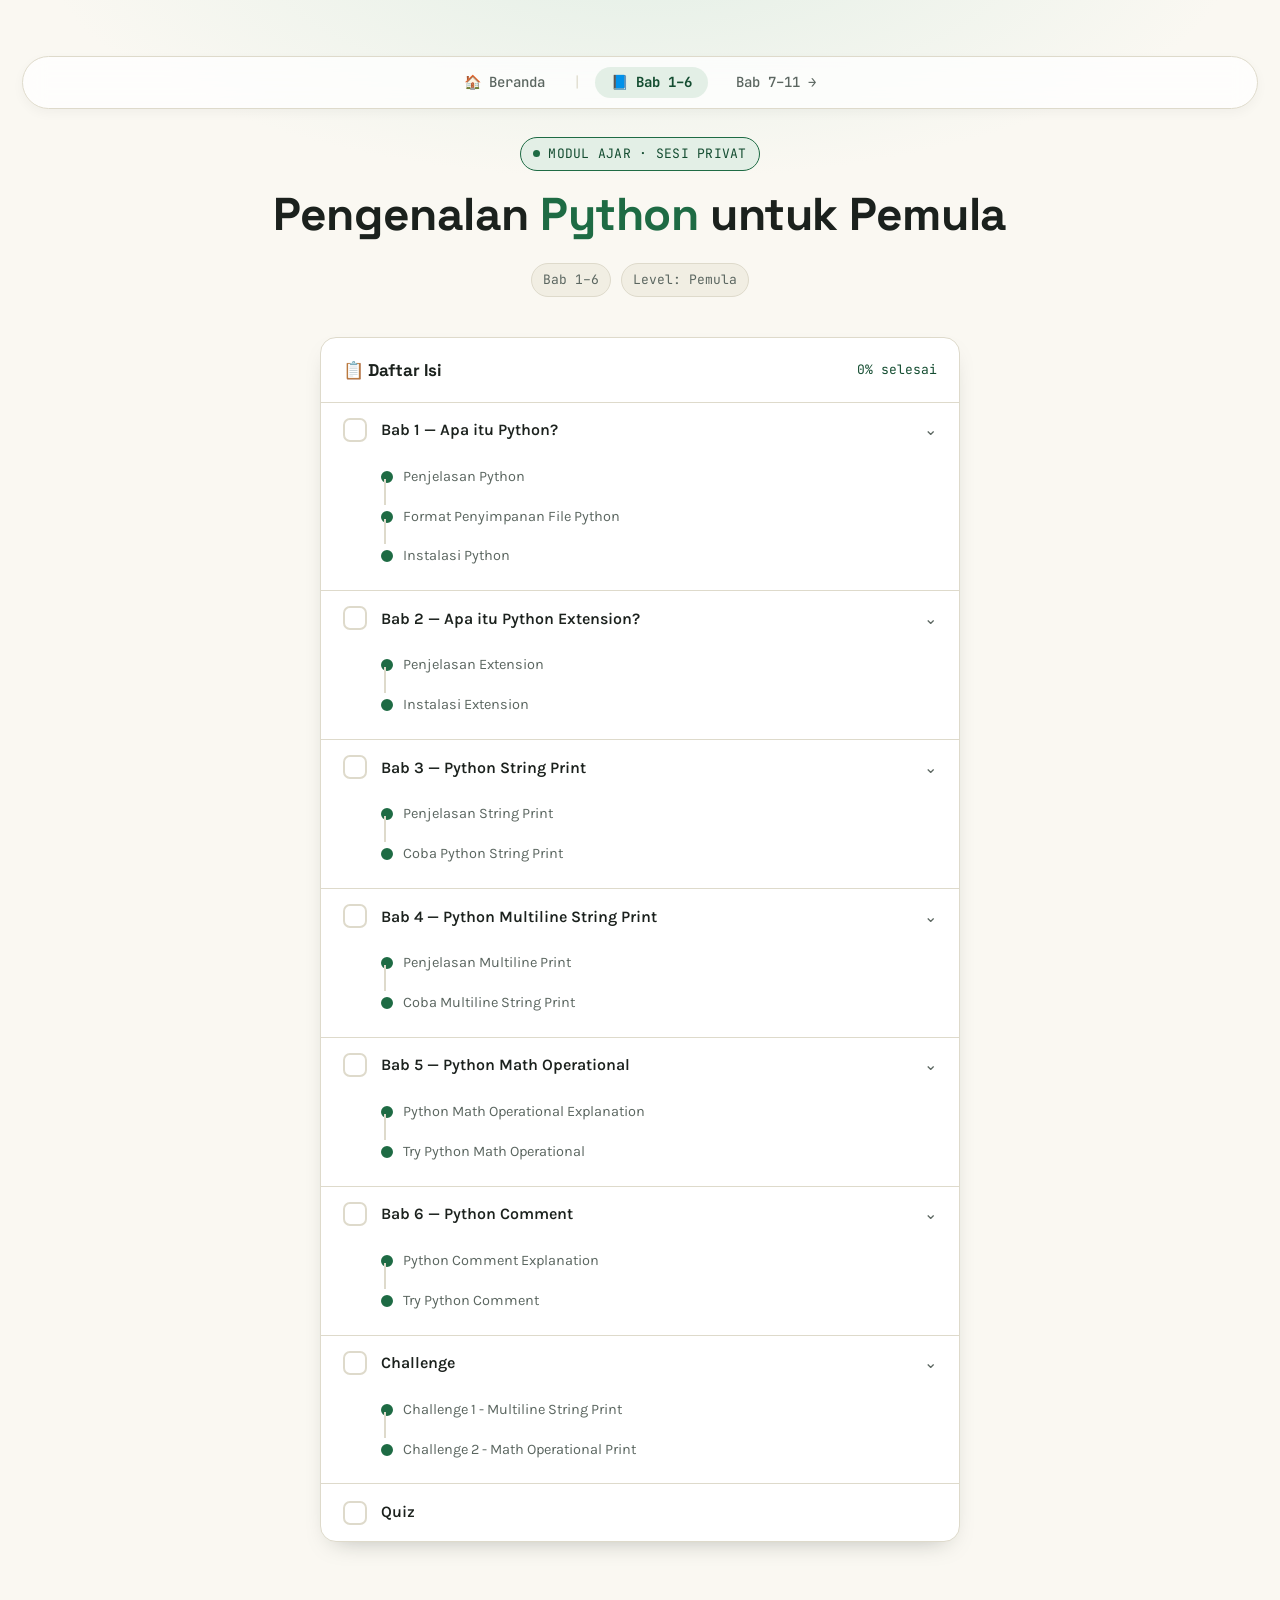
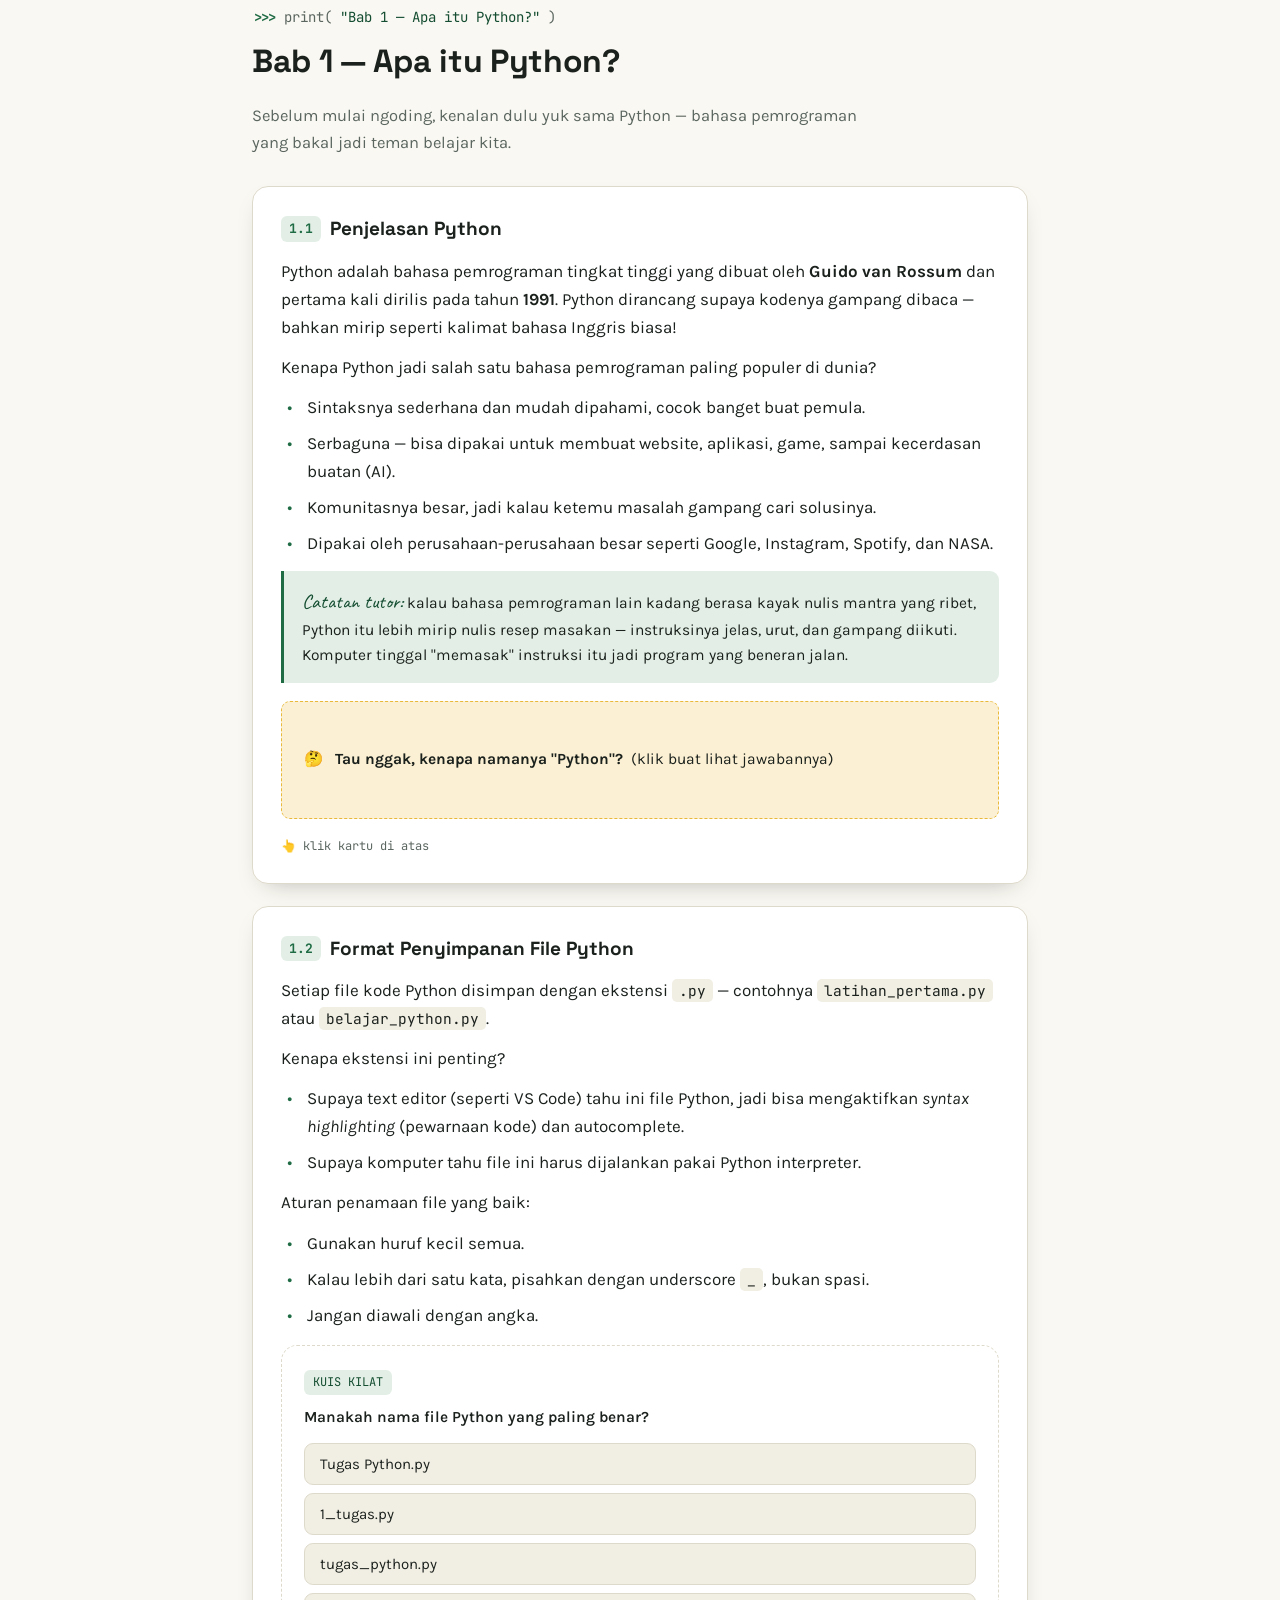
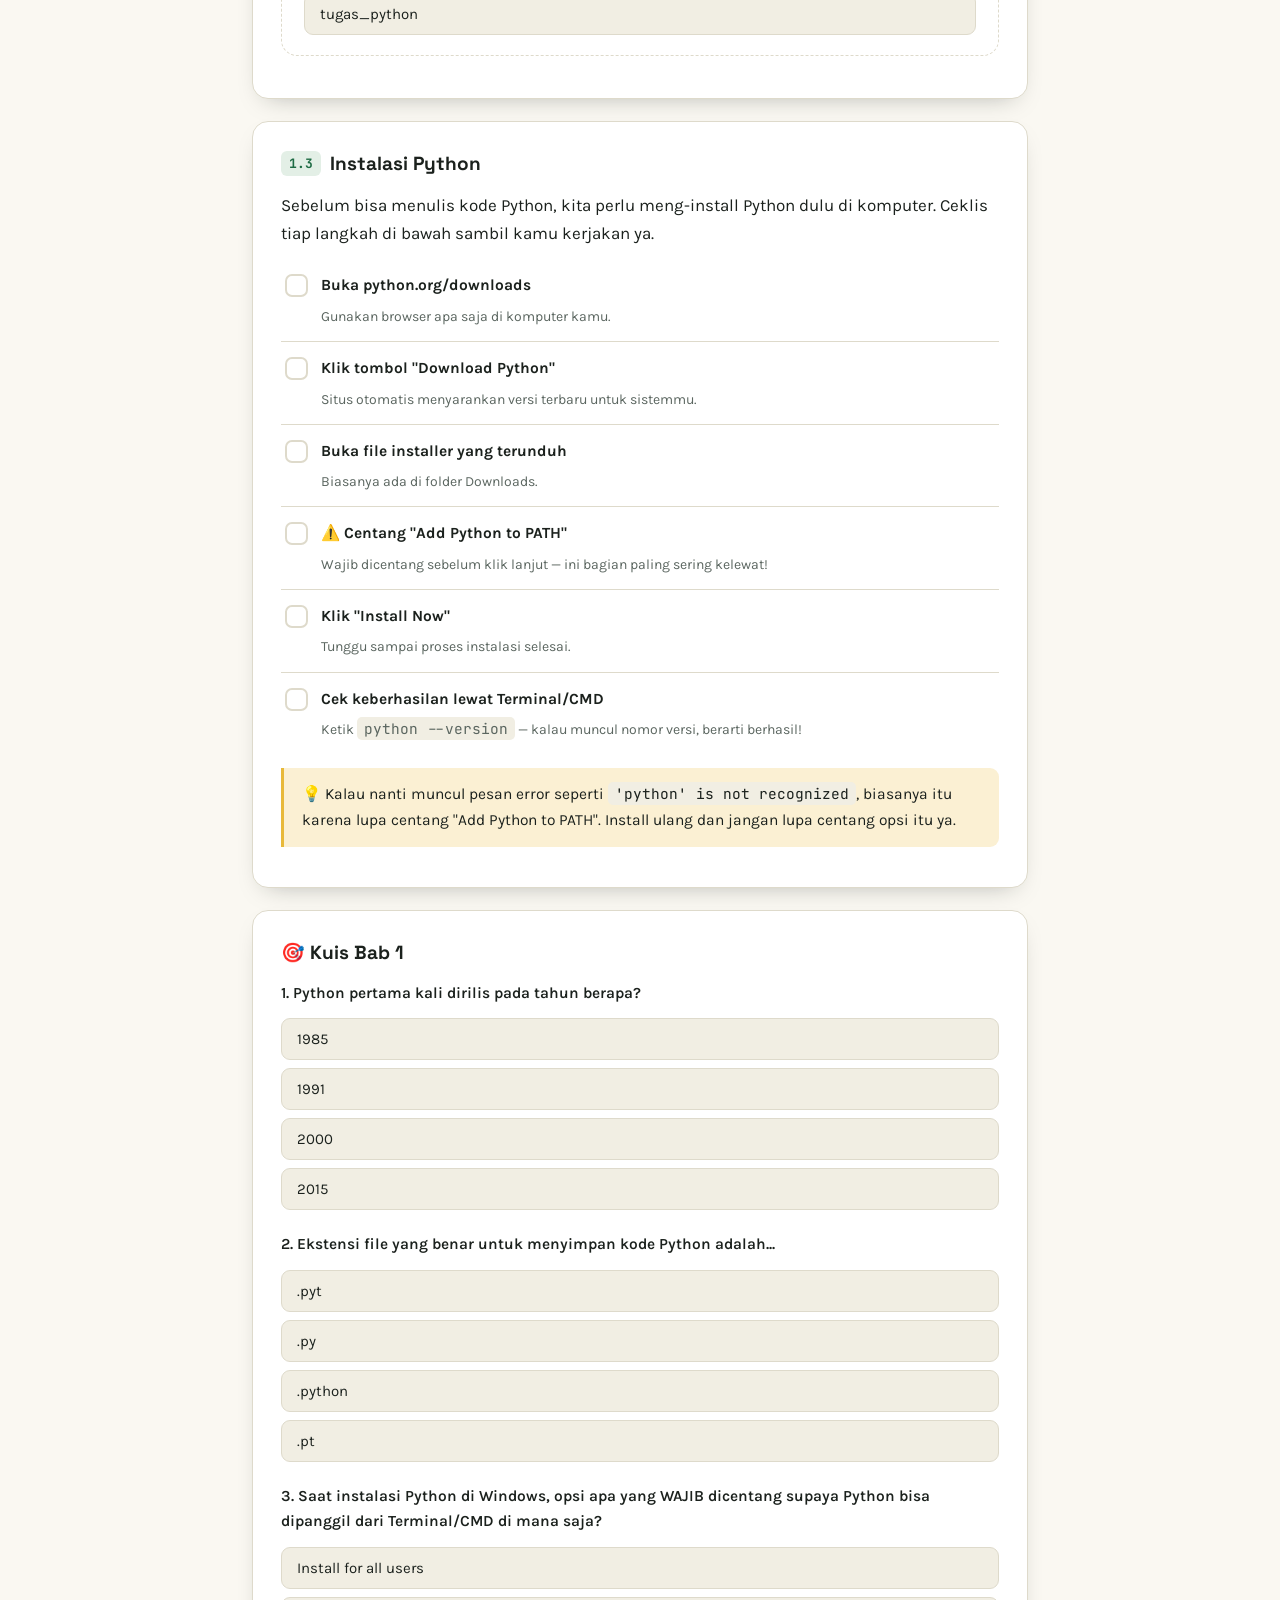
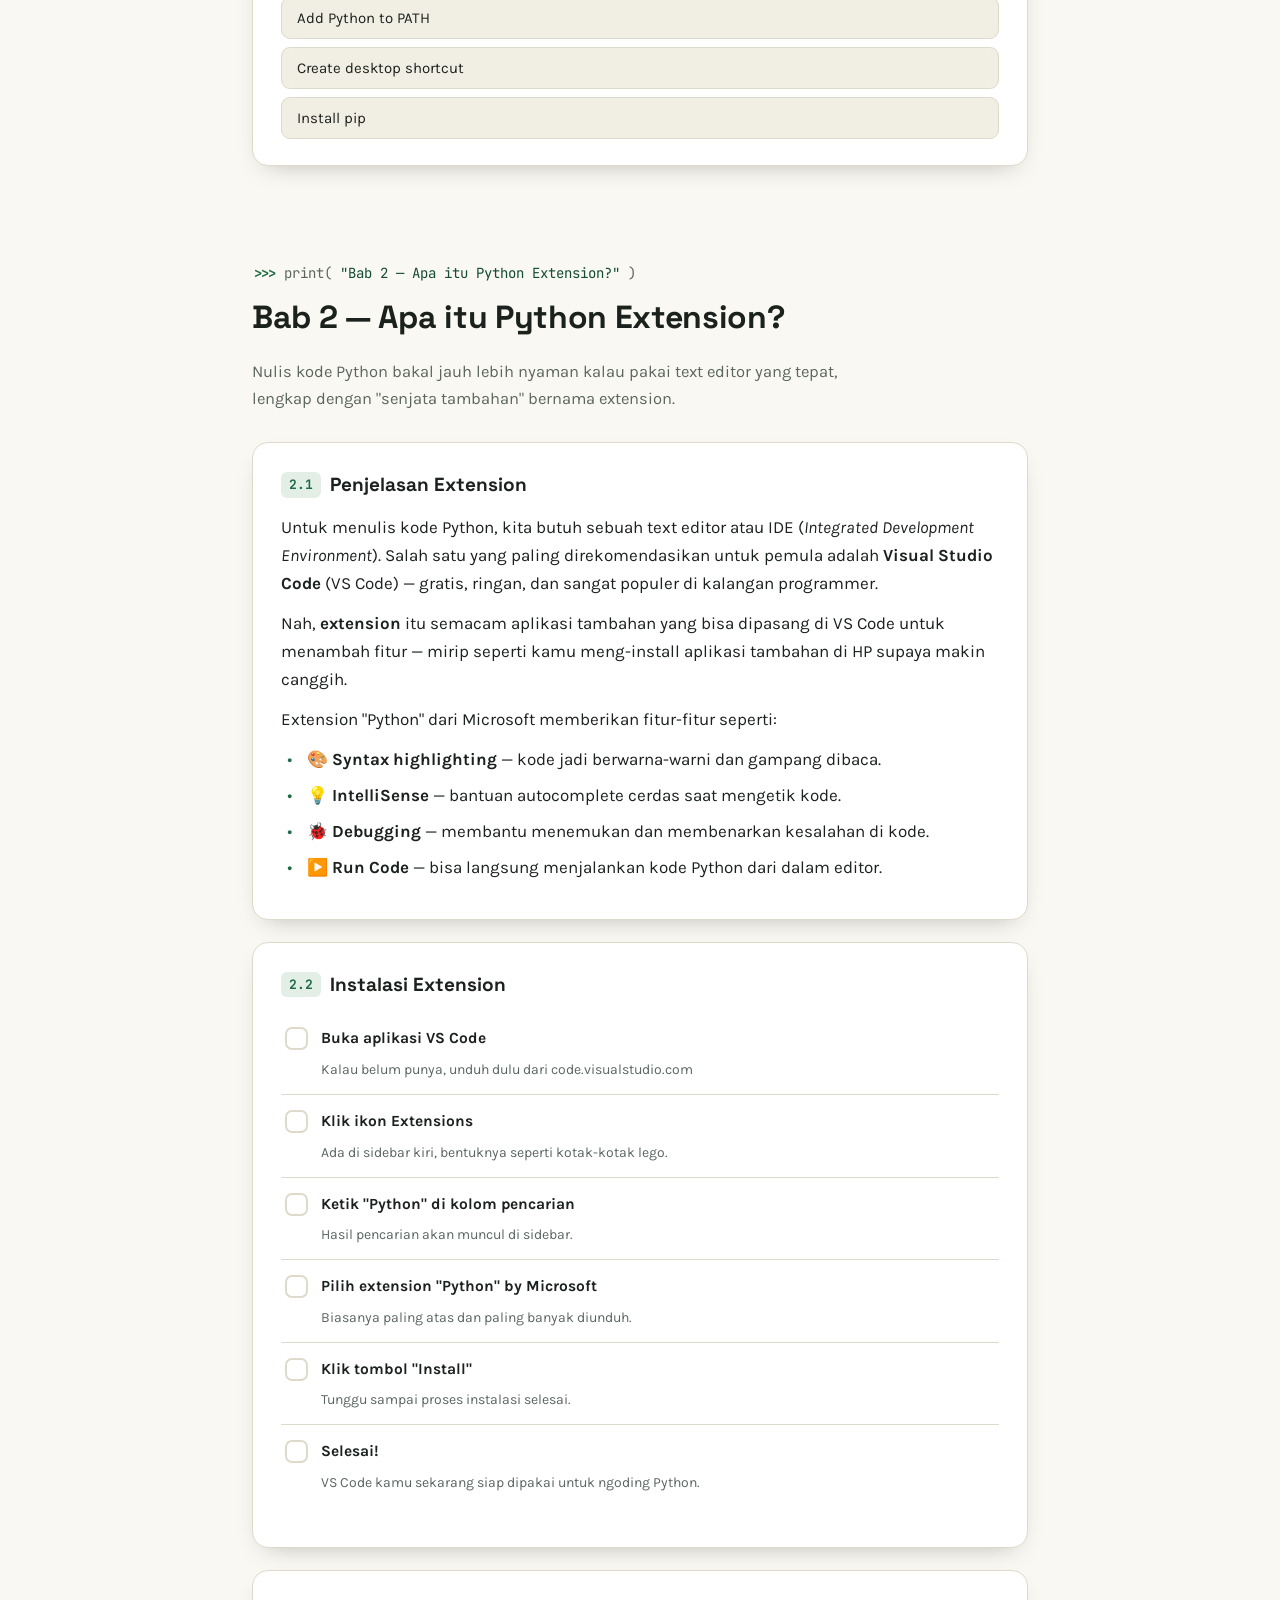
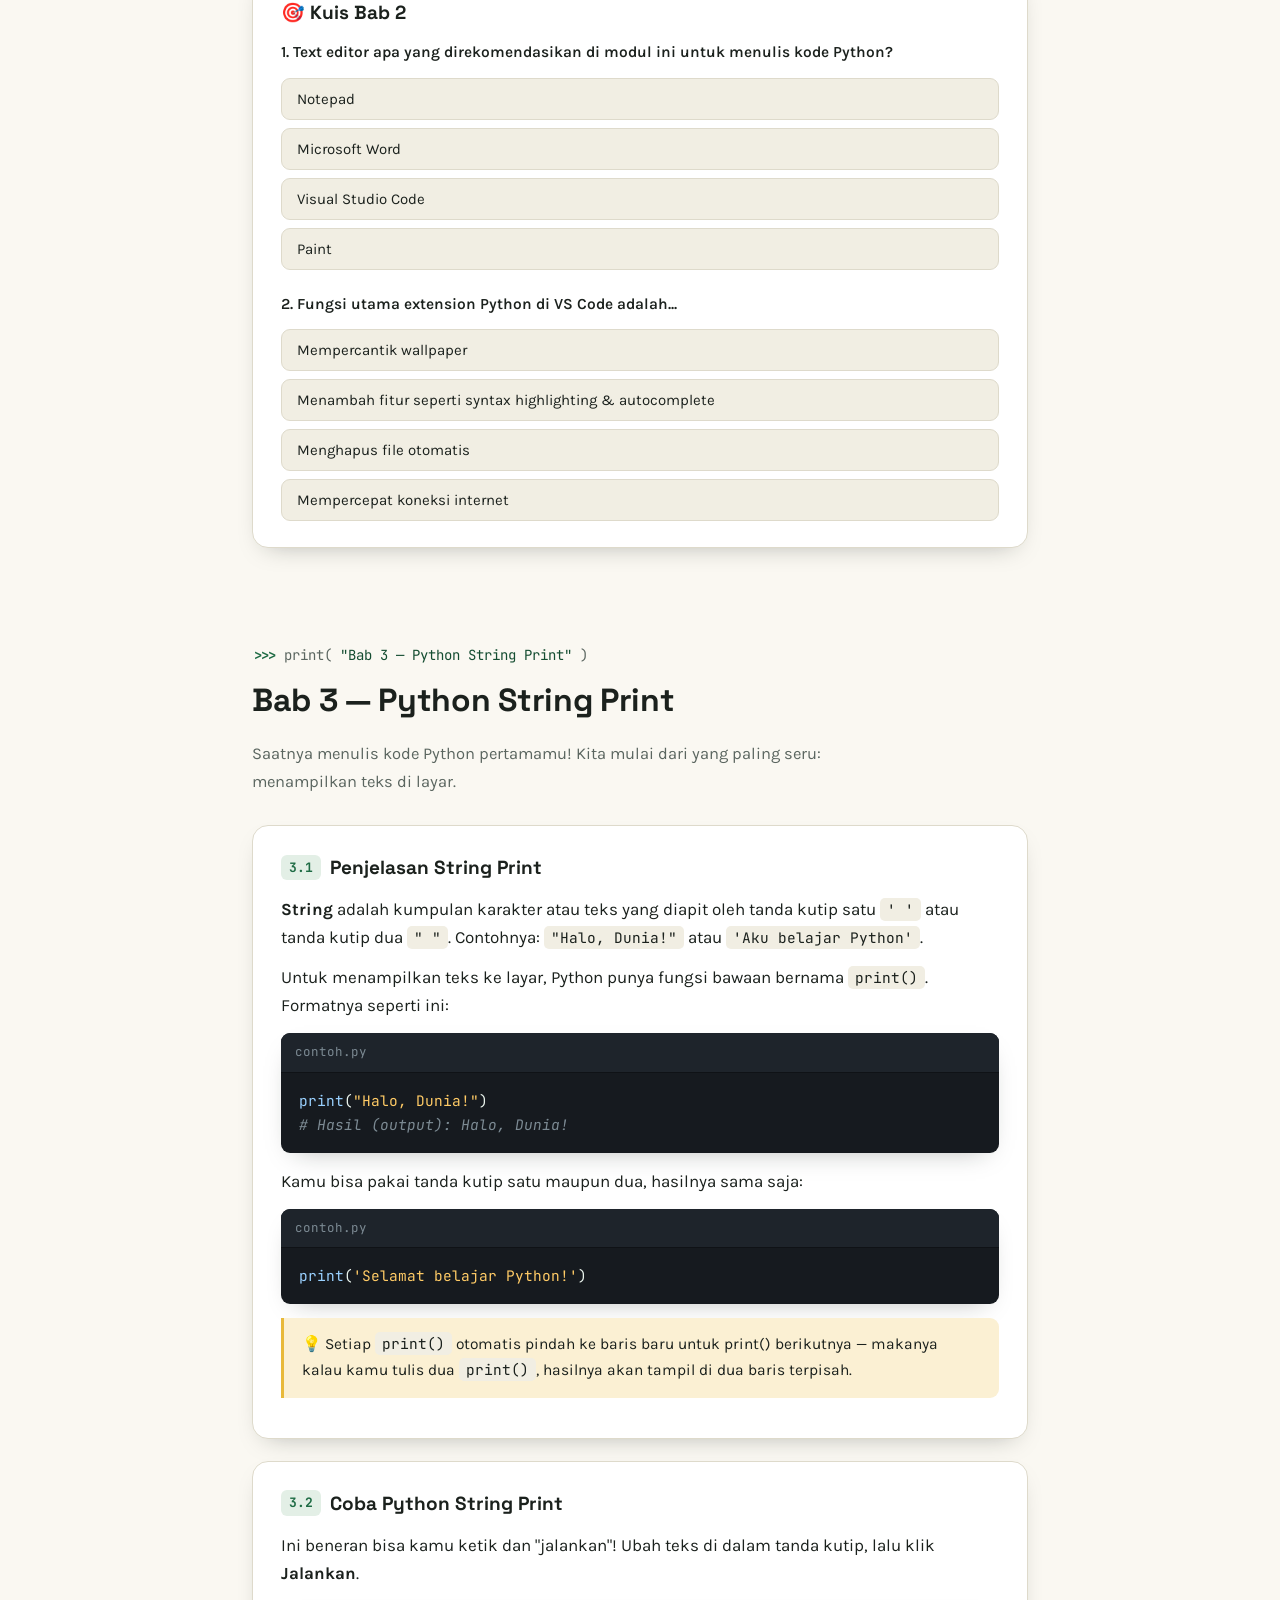
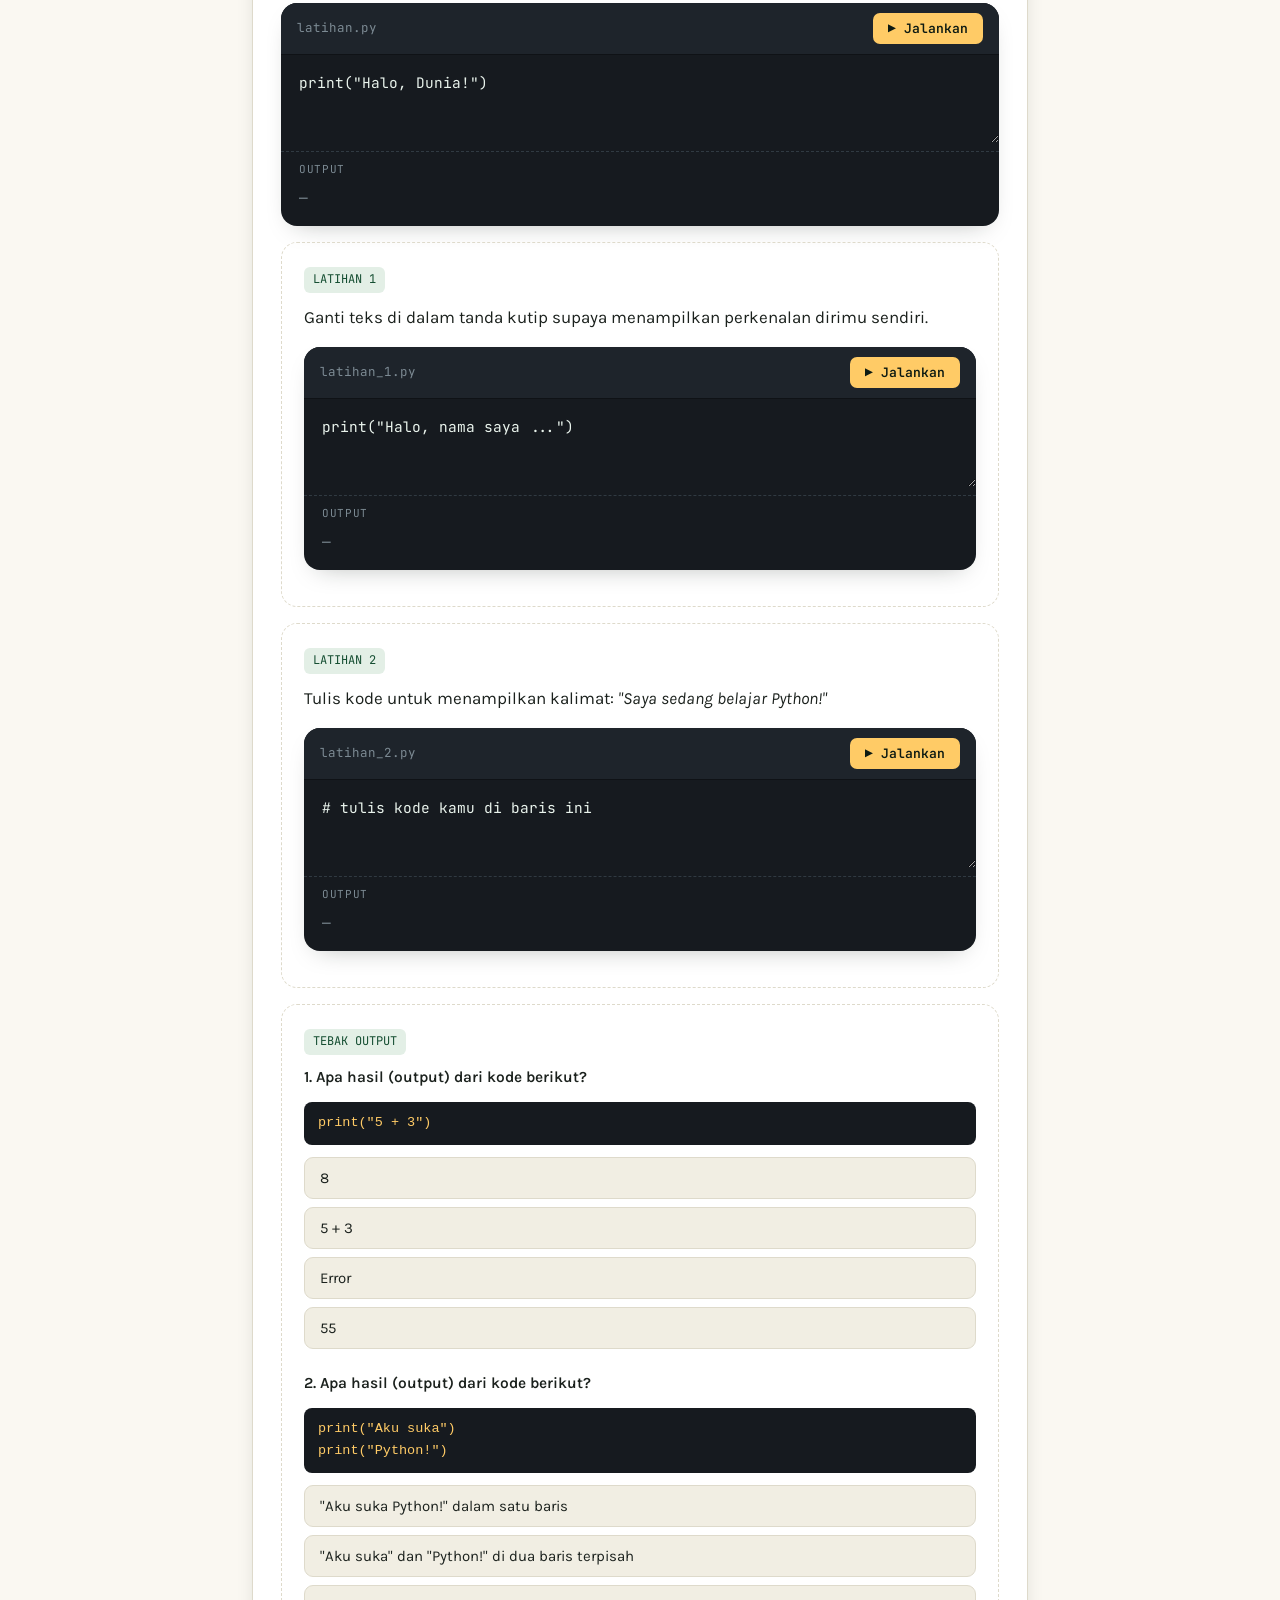
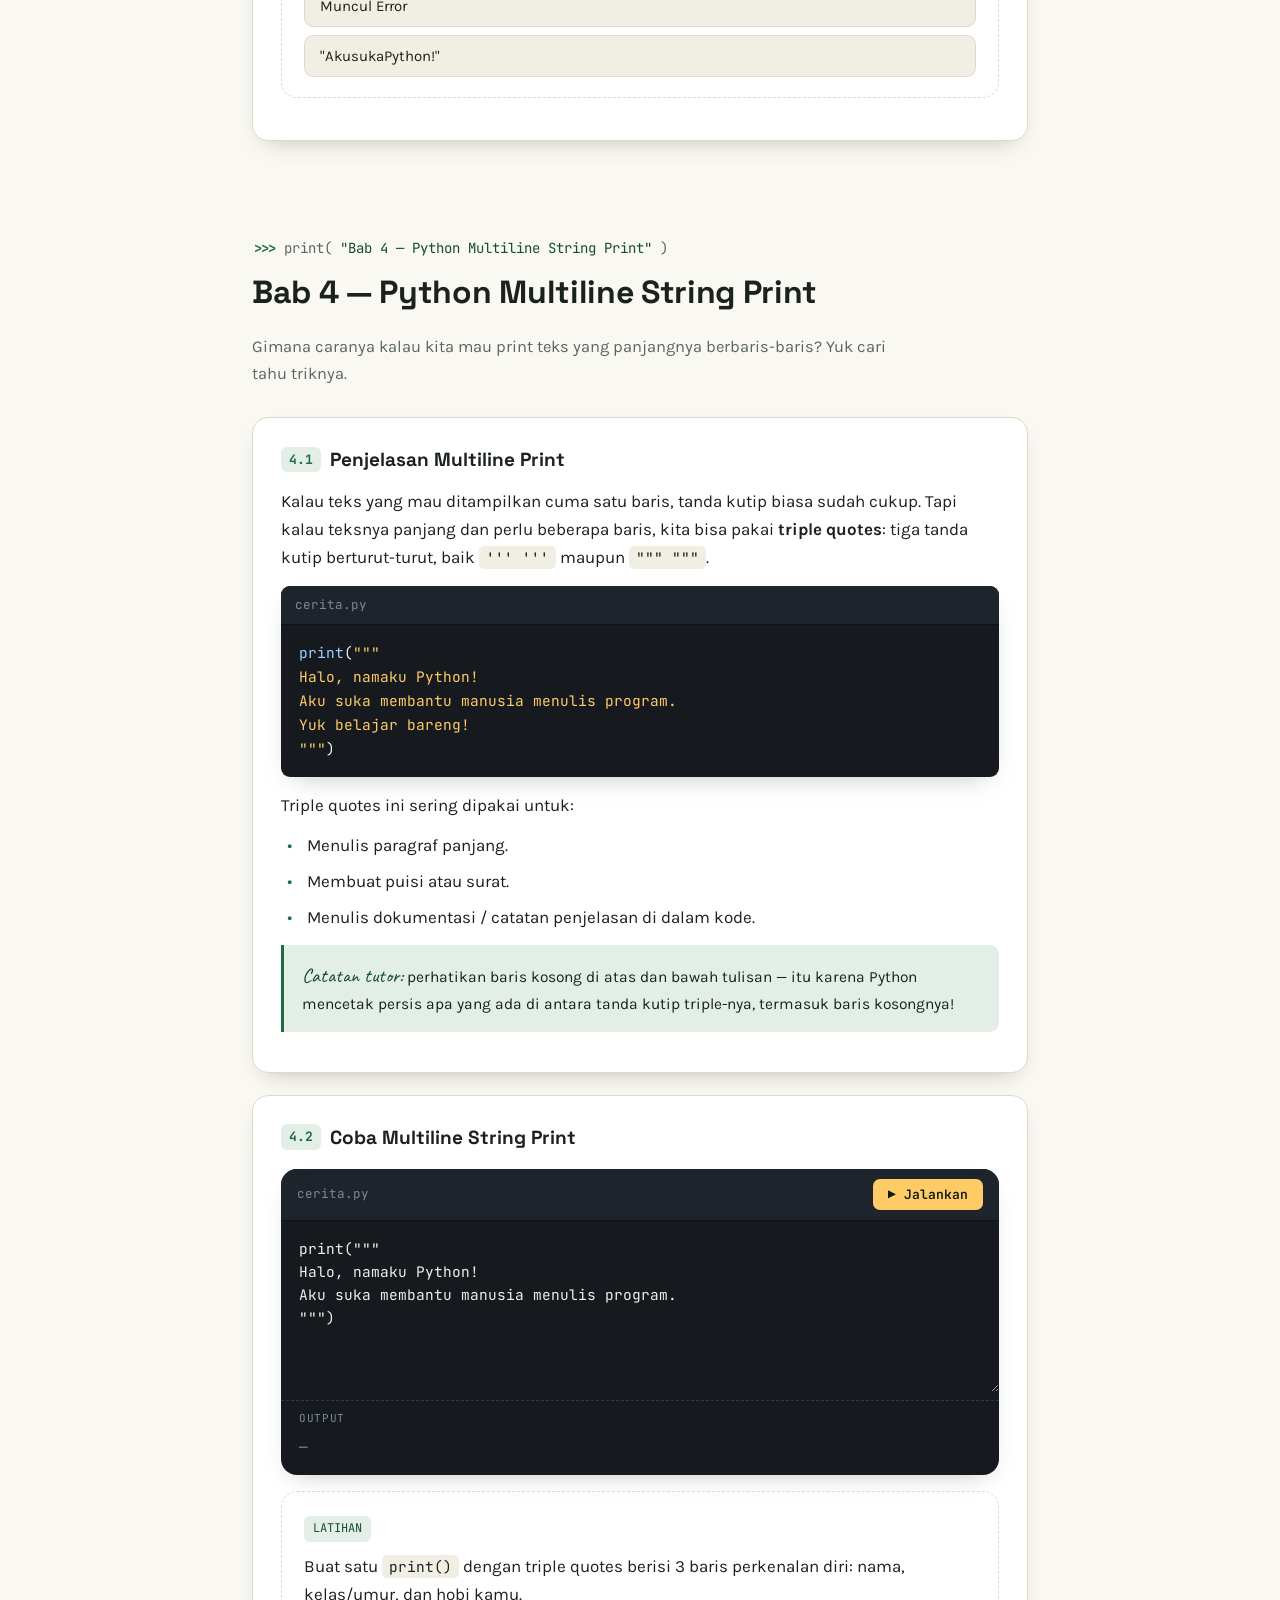
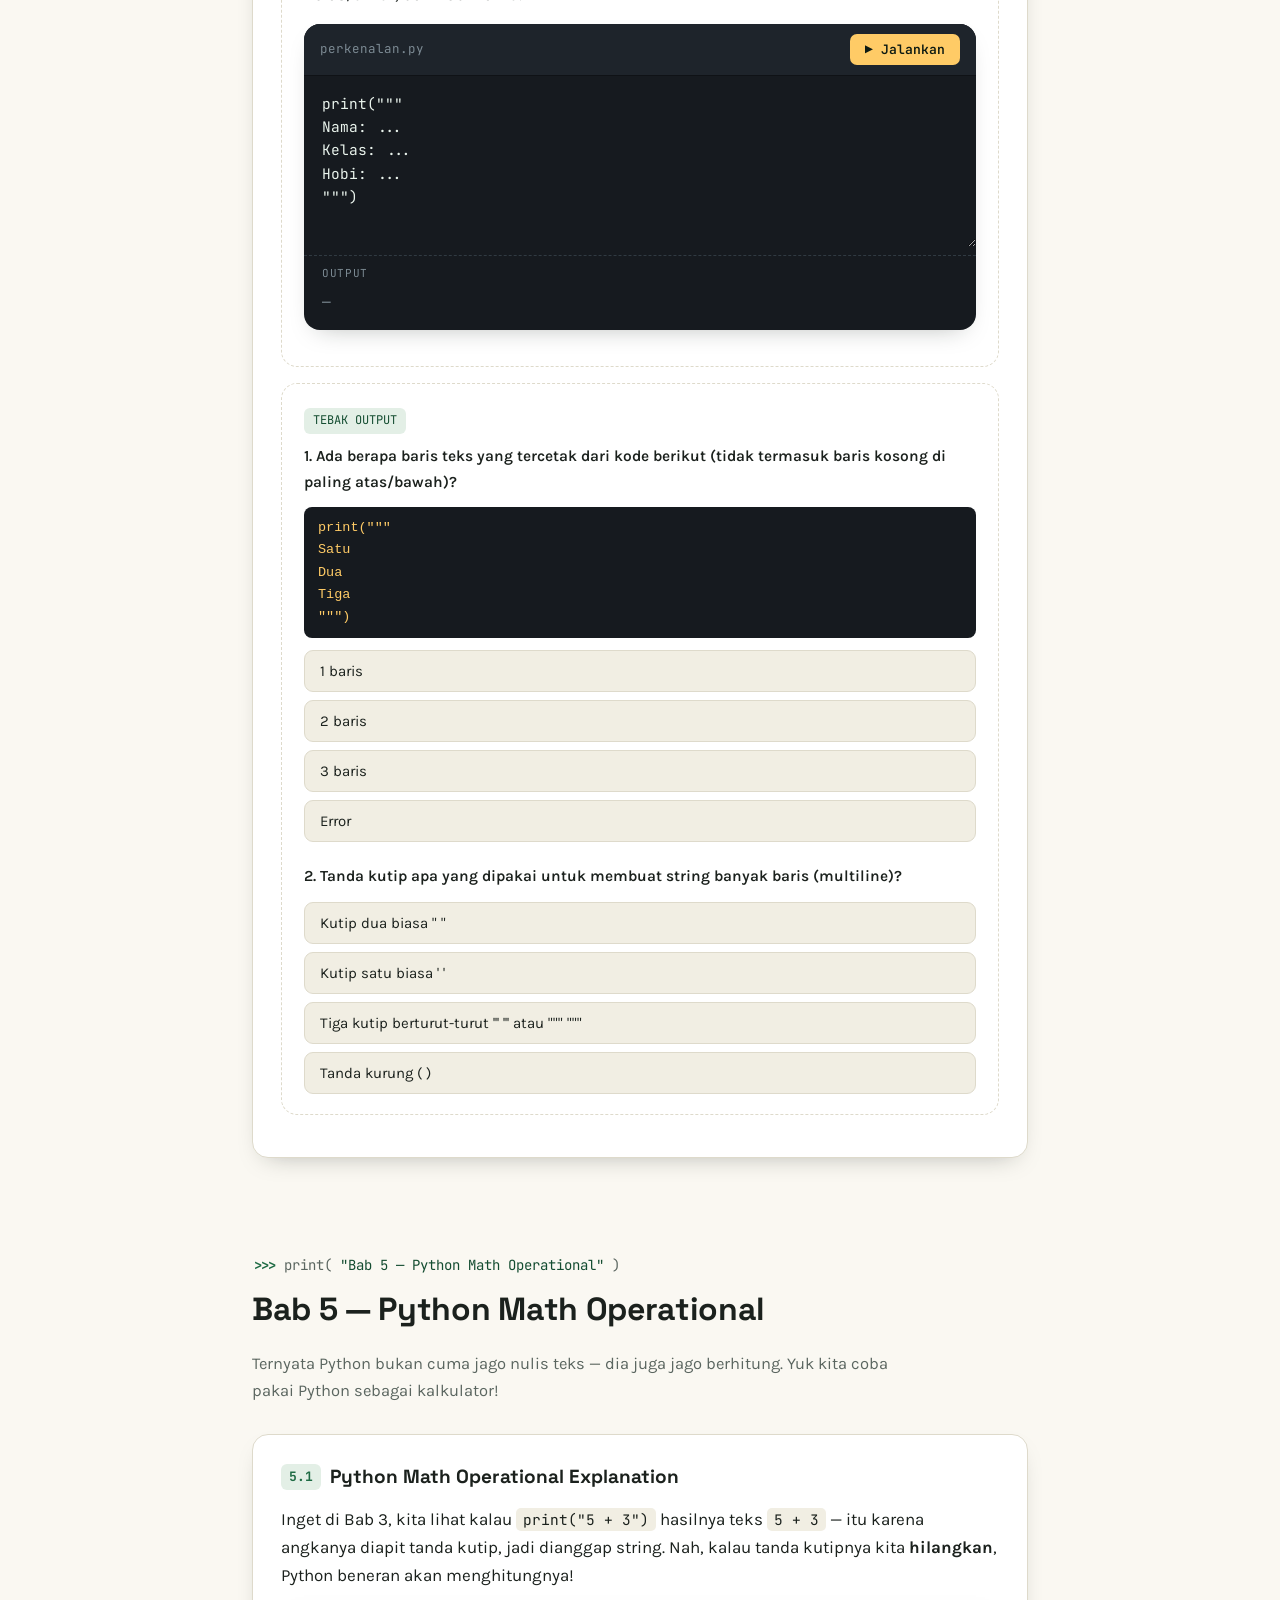
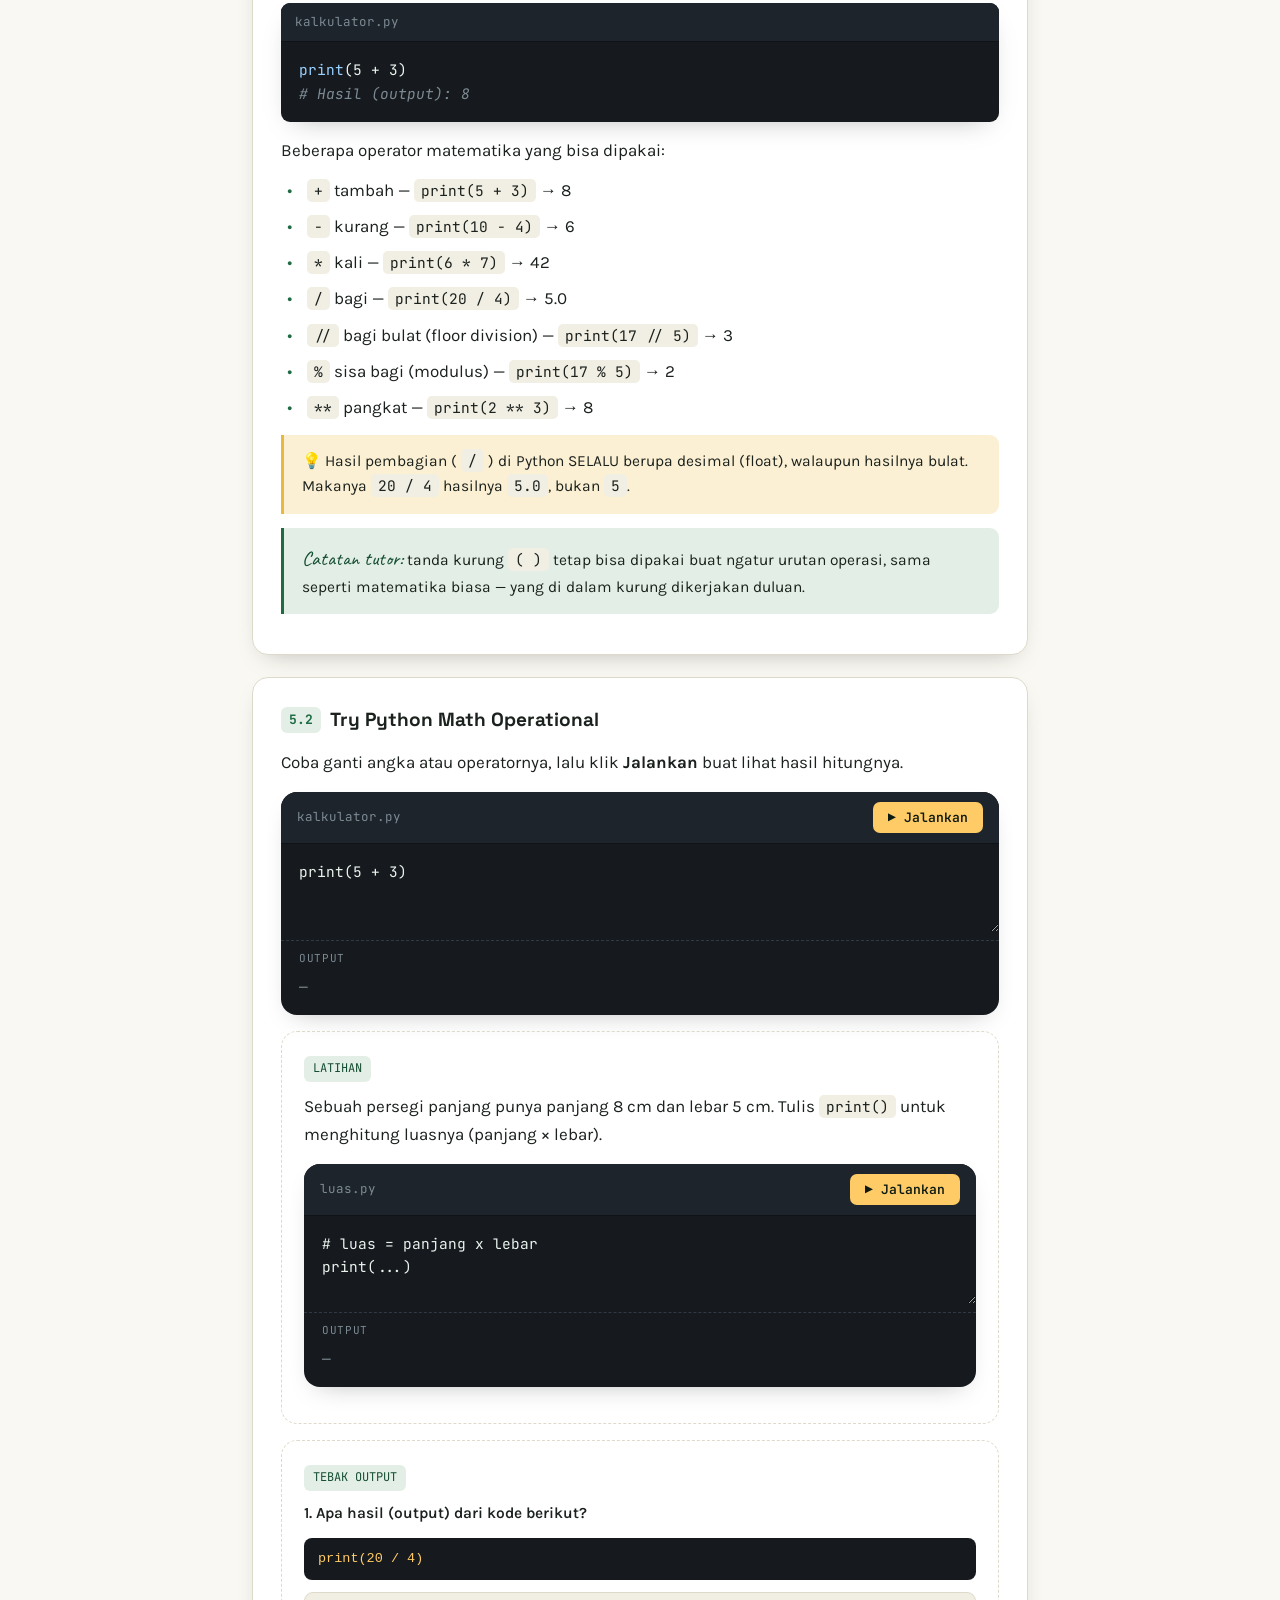
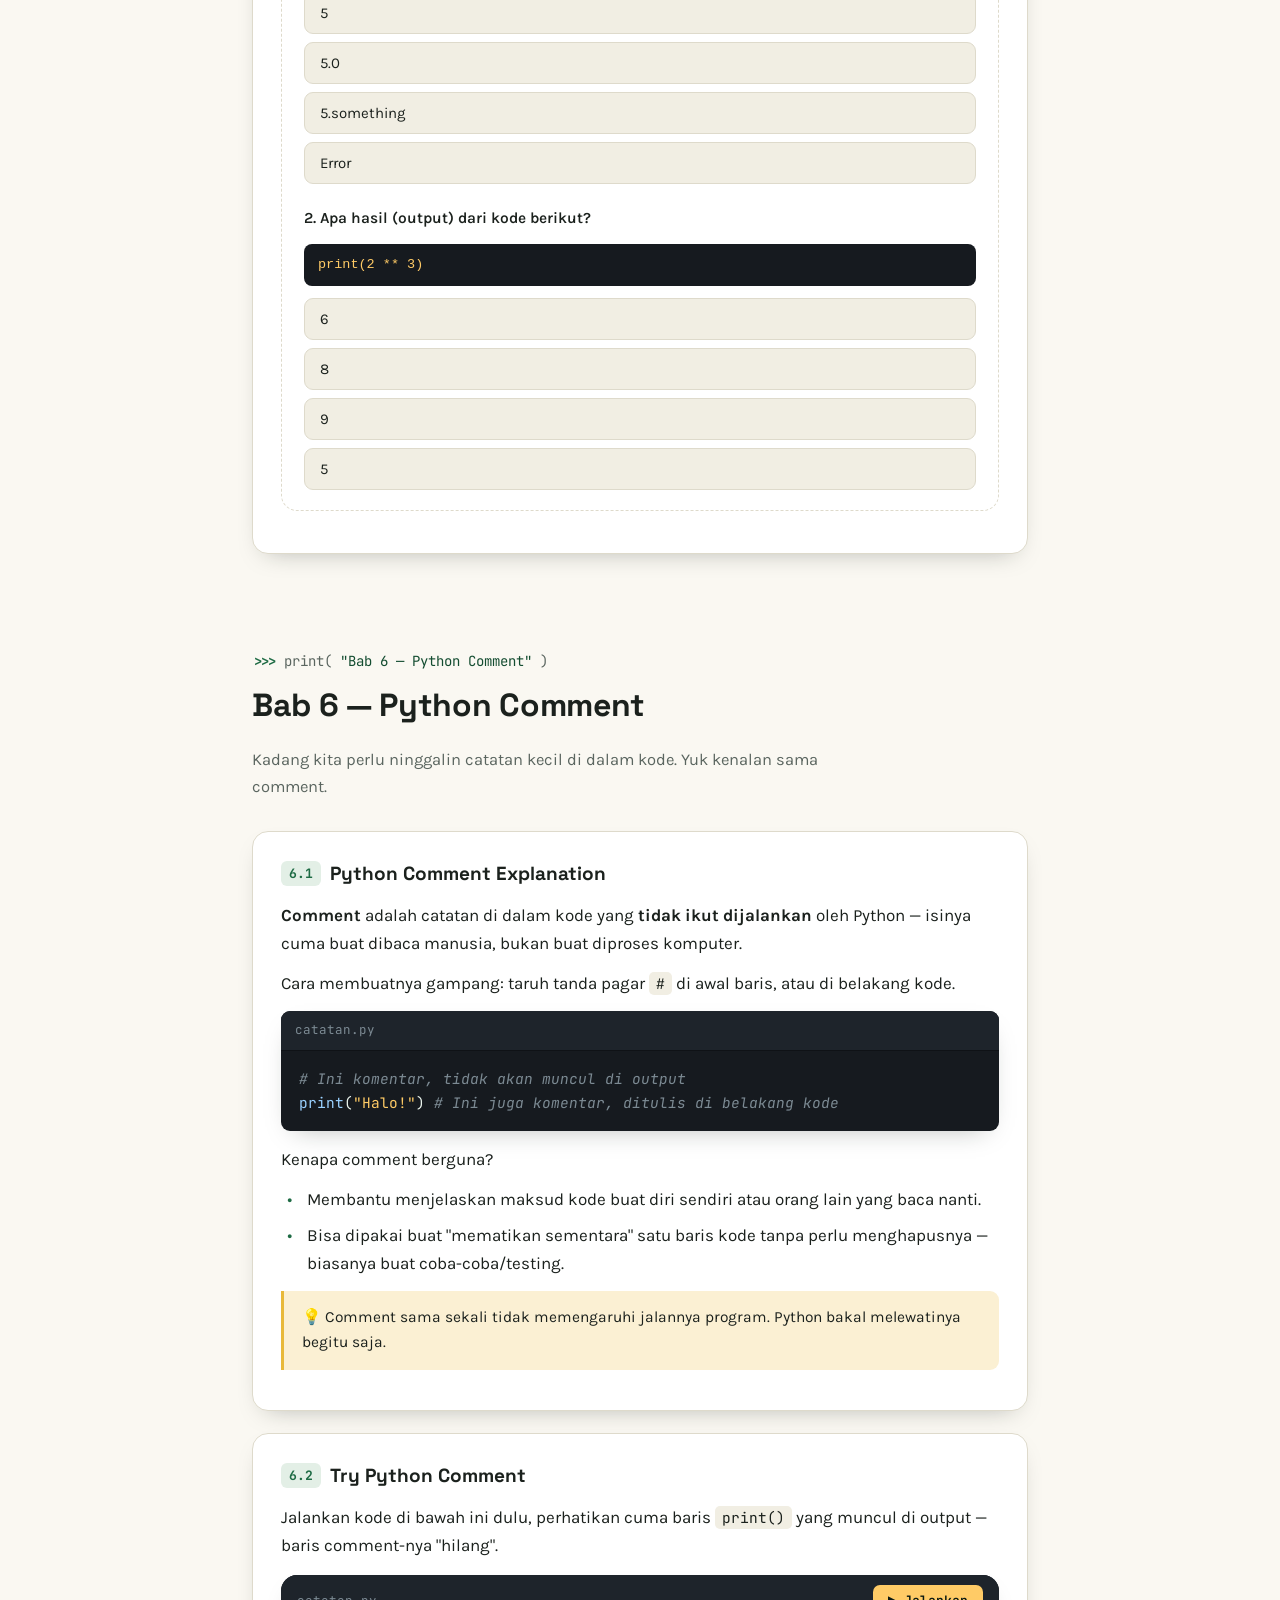
<file: index_bab1_6.html>
<!DOCTYPE html>
<html lang="id">

<head>
    <meta charset="UTF-8">
    <meta name="viewport" content="width=device-width, initial-scale=1.0">
    <title>Modul Ajar Interaktif — Bab 1–6</title>
    <link rel="preconnect" href="https://fonts.googleapis.com">
    <link
        href="https://fonts.googleapis.com/css2?family=Space+Grotesk:wght@500;600;700&family=Karla:wght@400;500;600;700&family=JetBrains+Mono:wght@400;500;600;700&family=Caveat:wght@600&display=swap"
        rel="stylesheet">
    <link rel="stylesheet" href="style.css">
</head>

<body>

    <div id="scrollRail">
        <div id="scrollFill"></div>
    </div>

    <header class="hero">
        <nav class="top-nav">
            <a href="index.html">🏠 Beranda</a>
            <span class="sep">|</span>
            <span class="current">📘 Bab 1–6</span>
            <a href="index_bab7_11.html">Bab 7–11 →</a>
        </nav>
        <div class="hero-kicker"><span class="dot"></span>MODUL AJAR · SESI PRIVAT</div>
        <h1 class="hero-title">Pengenalan <span class="snake">Python</span> untuk Pemula</h1>
        <div class="hero-meta">
            <span>Bab 1–6</span>
            <span>Level: Pemula</span>
        </div>
    </header>

    <nav class="toc" id="toc">
        <div class="toc-head">
            <h2>📋 Daftar Isi</h2>
            <span id="tocPct">0% selesai</span>
        </div>

        <div class="toc-section">
            <button class="toc-header" onclick="toggleToc(this)">
                <span class="toc-check" id="check-bab1"><svg viewBox="0 0 16 16" fill="none">
                        <path d="M3 8.5L6.2 12L13 4" stroke="white" stroke-width="2.4" stroke-linecap="round"
                            stroke-linejoin="round" />
                    </svg></span>
                <span class="toc-label">Bab 1 — Apa itu Python?</span>
                <span class="toc-chevron">⌄</span>
            </button>
            <div class="toc-sub">
                <a class="toc-item" href="#bab1-1">Penjelasan Python</a>
                <a class="toc-item" href="#bab1-2">Format Penyimpanan File Python</a>
                <a class="toc-item" href="#bab1-3">Instalasi Python</a>
            </div>
        </div>

        <div class="toc-section">
            <button class="toc-header" onclick="toggleToc(this)">
                <span class="toc-check" id="check-bab2"><svg viewBox="0 0 16 16" fill="none">
                        <path d="M3 8.5L6.2 12L13 4" stroke="white" stroke-width="2.4" stroke-linecap="round"
                            stroke-linejoin="round" />
                    </svg></span>
                <span class="toc-label">Bab 2 — Apa itu Python Extension?</span>
                <span class="toc-chevron">⌄</span>
            </button>
            <div class="toc-sub">
                <a class="toc-item" href="#bab2-1">Penjelasan Extension</a>
                <a class="toc-item" href="#bab2-2">Instalasi Extension</a>
            </div>
        </div>

        <div class="toc-section">
            <button class="toc-header" onclick="toggleToc(this)">
                <span class="toc-check" id="check-bab3"><svg viewBox="0 0 16 16" fill="none">
                        <path d="M3 8.5L6.2 12L13 4" stroke="white" stroke-width="2.4" stroke-linecap="round"
                            stroke-linejoin="round" />
                    </svg></span>
                <span class="toc-label">Bab 3 — Python String Print</span>
                <span class="toc-chevron">⌄</span>
            </button>
            <div class="toc-sub">
                <a class="toc-item" href="#bab3-1">Penjelasan String Print</a>
                <a class="toc-item" href="#bab3-2">Coba Python String Print</a>
            </div>
        </div>

        <div class="toc-section">
            <button class="toc-header" onclick="toggleToc(this)">
                <span class="toc-check" id="check-bab4"><svg viewBox="0 0 16 16" fill="none">
                        <path d="M3 8.5L6.2 12L13 4" stroke="white" stroke-width="2.4" stroke-linecap="round"
                            stroke-linejoin="round" />
                    </svg></span>
                <span class="toc-label">Bab 4 — Python Multiline String Print</span>
                <span class="toc-chevron">⌄</span>
            </button>
            <div class="toc-sub">
                <a class="toc-item" href="#bab4-1">Penjelasan Multiline Print</a>
                <a class="toc-item" href="#bab4-2">Coba Multiline String Print</a>
            </div>
        </div>

        <div class="toc-section">
            <button class="toc-header" onclick="toggleToc(this)">
                <span class="toc-check" id="check-bab5"><svg viewBox="0 0 16 16" fill="none">
                        <path d="M3 8.5L6.2 12L13 4" stroke="white" stroke-width="2.4" stroke-linecap="round"
                            stroke-linejoin="round" />
                    </svg></span>
                <span class="toc-label">Bab 5 — Python Math Operational</span>
                <span class="toc-chevron">⌄</span>
            </button>
            <div class="toc-sub">
                <a class="toc-item" href="#bab5-1">Python Math Operational Explanation</a>
                <a class="toc-item" href="#bab5-2">Try Python Math Operational</a>
            </div>
        </div>

        <div class="toc-section">
            <button class="toc-header" onclick="toggleToc(this)">
                <span class="toc-check" id="check-bab6"><svg viewBox="0 0 16 16" fill="none">
                        <path d="M3 8.5L6.2 12L13 4" stroke="white" stroke-width="2.4" stroke-linecap="round"
                            stroke-linejoin="round" />
                    </svg></span>
                <span class="toc-label">Bab 6 — Python Comment</span>
                <span class="toc-chevron">⌄</span>
            </button>
            <div class="toc-sub">
                <a class="toc-item" href="#bab6-1">Python Comment Explanation</a>
                <a class="toc-item" href="#bab6-2">Try Python Comment</a>
            </div>
        </div>

        <div class="toc-section">
            <button class="toc-header" onclick="toggleToc(this)">
                <span class="toc-check" id="check-challenge"><svg viewBox="0 0 16 16" fill="none">
                        <path d="M3 8.5L6.2 12L13 4" stroke="white" stroke-width="2.4" stroke-linecap="round"
                            stroke-linejoin="round" />
                    </svg></span>
                <span class="toc-label">Challenge</span>
                <span class="toc-chevron">⌄</span>
            </button>
            <div class="toc-sub">
                <a class="toc-item" href="#challenge-1">Challenge 1 - Multiline String Print</a>
                <a class="toc-item" href="#challenge-2">Challenge 2 - Math Operational Print</a>
            </div>
        </div>

        <div class="toc-section">
            <a class="toc-header" href="#kuis-final" style="text-decoration:none;">
                <span class="toc-check" id="check-quizfinal"><svg viewBox="0 0 16 16" fill="none">
                        <path d="M3 8.5L6.2 12L13 4" stroke="white" stroke-width="2.4" stroke-linecap="round"
                            stroke-linejoin="round" />
                    </svg></span>
                <span class="toc-label">Quiz</span>
            </a>
        </div>
    </nav>

    <main>
        <!-- ================= BAB 1 ================= -->
        <section class="bab" id="bab1">
            <div class="bab-head">
                <div class="prompt-line"><span class="chevrons">&gt;&gt;&gt;</span> print(<span class="str">"Bab 1 — Apa
                        itu Python?"</span>)</div>
                <h2 class="bab-title" data-text="Bab 1 — Apa itu Python?">Bab 1 — Apa itu Python?</h2>
                <p class="bab-intro">Sebelum mulai ngoding, kenalan dulu yuk sama Python — bahasa pemrograman yang bakal
                    jadi teman belajar kita.</p>
            </div>

            <div class="card" id="bab1-1">
                <h3><span class="num">1.1</span> Penjelasan Python</h3>
                <p>Python adalah bahasa pemrograman tingkat tinggi yang dibuat oleh <b>Guido van Rossum</b> dan pertama
                    kali dirilis pada tahun <b>1991</b>. Python dirancang supaya kodenya gampang dibaca — bahkan mirip
                    seperti kalimat bahasa Inggris biasa!</p>
                <p>Kenapa Python jadi salah satu bahasa pemrograman paling populer di dunia?</p>
                <ul>
                    <li>Sintaksnya sederhana dan mudah dipahami, cocok banget buat pemula.</li>
                    <li>Serbaguna — bisa dipakai untuk membuat website, aplikasi, game, sampai kecerdasan buatan (AI).
                    </li>
                    <li>Komunitasnya besar, jadi kalau ketemu masalah gampang cari solusinya.</li>
                    <li>Dipakai oleh perusahaan-perusahaan besar seperti Google, Instagram, Spotify, dan NASA.</li>
                </ul>
                <div class="note"><span class="hand">Catatan tutor:</span> kalau bahasa pemrograman lain kadang berasa
                    kayak nulis mantra yang ribet, Python itu lebih mirip nulis resep masakan — instruksinya jelas,
                    urut, dan gampang diikuti. Komputer tinggal "memasak" instruksi itu jadi program yang beneran jalan.
                </div>

                <div class="flip" onclick="this.classList.toggle('on')">
                    <div class="flip-inner">
                        <div class="flip-face flip-front">🤔 &nbsp;<b>&nbsp;Tau nggak, kenapa namanya
                                "Python"?</b>&nbsp; (klik buat lihat jawabannya)</div>
                        <div class="flip-face flip-back">😄 &nbsp;Ternyata bukan dari nama ular! Guido van Rossum
                            menamainya dari acara komedi favoritnya, <i>Monty Python's Flying Circus</i>. Jadi namanya
                            itu lucu-lucuan, bukan galak kayak ularnya.</div>
                    </div>
                </div>
                <div class="flip-hint">👆 klik kartu di atas</div>
            </div>

            <div class="card" id="bab1-2">
                <h3><span class="num">1.2</span> Format Penyimpanan File Python</h3>
                <p>Setiap file kode Python disimpan dengan ekstensi <code class="inline">.py</code> — contohnya <code
                        class="inline">latihan_pertama.py</code> atau <code class="inline">belajar_python.py</code>.</p>
                <p>Kenapa ekstensi ini penting?</p>
                <ul>
                    <li>Supaya text editor (seperti VS Code) tahu ini file Python, jadi bisa mengaktifkan <i>syntax
                            highlighting</i> (pewarnaan kode) dan autocomplete.</li>
                    <li>Supaya komputer tahu file ini harus dijalankan pakai Python interpreter.</li>
                </ul>
                <p>Aturan penamaan file yang baik:</p>
                <ul>
                    <li>Gunakan huruf kecil semua.</li>
                    <li>Kalau lebih dari satu kata, pisahkan dengan underscore <code class="inline">_</code>, bukan
                        spasi.</li>
                    <li>Jangan diawali dengan angka.</li>
                </ul>

                <div class="challenge">
                    <span class="chal-tag">KUIS KILAT</span>
                    <div class="quiz-q">
                        <p class="quiz-question">Manakah nama file Python yang paling benar?</p>
                        <div class="quiz-options">
                            <button class="quiz-opt"
                                onclick="answerInline(this,false,'Ada spasi di nama file — sebaiknya diganti underscore ya.')">Tugas
                                Python.py</button>
                            <button class="quiz-opt"
                                onclick="answerInline(this,false,'Nama file nggak boleh diawali angka.')">1_tugas.py</button>
                            <button class="quiz-opt"
                                onclick="answerInline(this,true,'Tepat! Huruf kecil, pakai underscore, dan pakai ekstensi .py.')">tugas_python.py</button>
                            <button class="quiz-opt"
                                onclick="answerInline(this,false,'Hampir! Tapi ini belum punya ekstensi .py di belakangnya.')">tugas_python</button>
                        </div>
                        <div class="quiz-feedback"></div>
                    </div>
                </div>
            </div>

            <div class="card" id="bab1-3">
                <h3><span class="num">1.3</span> Instalasi Python</h3>
                <p>Sebelum bisa menulis kode Python, kita perlu meng-install Python dulu di komputer. Ceklis tiap
                    langkah di bawah sambil kamu kerjakan ya.</p>
                <div class="checklist" id="cl-install-py">
                    <div class="cl-item" onclick="toggleCheck(this)"><span class="cl-box"><svg viewBox="0 0 16 16"
                                fill="none">
                                <path d="M3 8.5L6.2 12L13 4" stroke="white" stroke-width="2.4" stroke-linecap="round"
                                    stroke-linejoin="round" />
                            </svg></span>
                        <div class="cl-text"><b>Buka python.org/downloads</b><span>Gunakan browser apa saja di komputer
                                kamu.</span></div>
                    </div>
                    <div class="cl-item" onclick="toggleCheck(this)"><span class="cl-box"><svg viewBox="0 0 16 16"
                                fill="none">
                                <path d="M3 8.5L6.2 12L13 4" stroke="white" stroke-width="2.4" stroke-linecap="round"
                                    stroke-linejoin="round" />
                            </svg></span>
                        <div class="cl-text"><b>Klik tombol "Download Python"</b><span>Situs otomatis menyarankan versi
                                terbaru untuk sistemmu.</span></div>
                    </div>
                    <div class="cl-item" onclick="toggleCheck(this)"><span class="cl-box"><svg viewBox="0 0 16 16"
                                fill="none">
                                <path d="M3 8.5L6.2 12L13 4" stroke="white" stroke-width="2.4" stroke-linecap="round"
                                    stroke-linejoin="round" />
                            </svg></span>
                        <div class="cl-text"><b>Buka file installer yang terunduh</b><span>Biasanya ada di folder
                                Downloads.</span></div>
                    </div>
                    <div class="cl-item" onclick="toggleCheck(this)"><span class="cl-box"><svg viewBox="0 0 16 16"
                                fill="none">
                                <path d="M3 8.5L6.2 12L13 4" stroke="white" stroke-width="2.4" stroke-linecap="round"
                                    stroke-linejoin="round" />
                            </svg></span>
                        <div class="cl-text"><b>⚠️ Centang "Add Python to PATH"</b><span>Wajib dicentang sebelum klik
                                lanjut — ini bagian paling sering kelewat!</span></div>
                    </div>
                    <div class="cl-item" onclick="toggleCheck(this)"><span class="cl-box"><svg viewBox="0 0 16 16"
                                fill="none">
                                <path d="M3 8.5L6.2 12L13 4" stroke="white" stroke-width="2.4" stroke-linecap="round"
                                    stroke-linejoin="round" />
                            </svg></span>
                        <div class="cl-text"><b>Klik "Install Now"</b><span>Tunggu sampai proses instalasi
                                selesai.</span></div>
                    </div>
                    <div class="cl-item" onclick="toggleCheck(this)"><span class="cl-box"><svg viewBox="0 0 16 16"
                                fill="none">
                                <path d="M3 8.5L6.2 12L13 4" stroke="white" stroke-width="2.4" stroke-linecap="round"
                                    stroke-linejoin="round" />
                            </svg></span>
                        <div class="cl-text"><b>Cek keberhasilan lewat Terminal/CMD</b><span>Ketik <code
                                    class="inline">python --version</code> — kalau muncul nomor versi, berarti
                                berhasil!</span></div>
                    </div>
                </div>
                <div class="tip">💡 Kalau nanti muncul pesan error seperti <code
                        class="inline">'python' is not recognized</code>, biasanya itu karena lupa centang "Add Python
                    to PATH". Install ulang dan jangan lupa centang opsi itu ya.</div>
            </div>

            <div class="card">
                <h3>🎯 Kuis Bab 1</h3>
                <div id="quiz-bab1"></div>
            </div>
        </section>

        <!-- ================= BAB 2 ================= -->
        <section class="bab" id="bab2">
            <div class="bab-head">
                <div class="prompt-line"><span class="chevrons">&gt;&gt;&gt;</span> print(<span class="str">"Bab 2 — Apa
                        itu Python Extension?"</span>)</div>
                <h2 class="bab-title" data-text="Bab 2 — Apa itu Python Extension?">Bab 2 — Apa itu Python Extension?
                </h2>
                <p class="bab-intro">Nulis kode Python bakal jauh lebih nyaman kalau pakai text editor yang tepat,
                    lengkap dengan "senjata tambahan" bernama extension.</p>
            </div>

            <div class="card" id="bab2-1">
                <h3><span class="num">2.1</span> Penjelasan Extension</h3>
                <p>Untuk menulis kode Python, kita butuh sebuah text editor atau IDE (<i>Integrated Development
                        Environment</i>). Salah satu yang paling direkomendasikan untuk pemula adalah <b>Visual Studio
                        Code</b> (VS Code) — gratis, ringan, dan sangat populer di kalangan programmer.</p>
                <p>Nah, <b>extension</b> itu semacam aplikasi tambahan yang bisa dipasang di VS Code untuk menambah
                    fitur — mirip seperti kamu meng-install aplikasi tambahan di HP supaya makin canggih.</p>
                <p>Extension "Python" dari Microsoft memberikan fitur-fitur seperti:</p>
                <ul>
                    <li>🎨 <b>Syntax highlighting</b> — kode jadi berwarna-warni dan gampang dibaca.</li>
                    <li>💡 <b>IntelliSense</b> — bantuan autocomplete cerdas saat mengetik kode.</li>
                    <li>🐞 <b>Debugging</b> — membantu menemukan dan membenarkan kesalahan di kode.</li>
                    <li>▶️ <b>Run Code</b> — bisa langsung menjalankan kode Python dari dalam editor.</li>
                </ul>
            </div>

            <div class="card" id="bab2-2">
                <h3><span class="num">2.2</span> Instalasi Extension</h3>
                <div class="checklist" id="cl-install-ext">
                    <div class="cl-item" onclick="toggleCheck(this)"><span class="cl-box"><svg viewBox="0 0 16 16"
                                fill="none">
                                <path d="M3 8.5L6.2 12L13 4" stroke="white" stroke-width="2.4" stroke-linecap="round"
                                    stroke-linejoin="round" />
                            </svg></span>
                        <div class="cl-text"><b>Buka aplikasi VS Code</b><span>Kalau belum punya, unduh dulu dari
                                code.visualstudio.com</span></div>
                    </div>
                    <div class="cl-item" onclick="toggleCheck(this)"><span class="cl-box"><svg viewBox="0 0 16 16"
                                fill="none">
                                <path d="M3 8.5L6.2 12L13 4" stroke="white" stroke-width="2.4" stroke-linecap="round"
                                    stroke-linejoin="round" />
                            </svg></span>
                        <div class="cl-text"><b>Klik ikon Extensions</b><span>Ada di sidebar kiri, bentuknya seperti
                                kotak-kotak lego.</span></div>
                    </div>
                    <div class="cl-item" onclick="toggleCheck(this)"><span class="cl-box"><svg viewBox="0 0 16 16"
                                fill="none">
                                <path d="M3 8.5L6.2 12L13 4" stroke="white" stroke-width="2.4" stroke-linecap="round"
                                    stroke-linejoin="round" />
                            </svg></span>
                        <div class="cl-text"><b>Ketik "Python" di kolom pencarian</b><span>Hasil pencarian akan muncul
                                di sidebar.</span></div>
                    </div>
                    <div class="cl-item" onclick="toggleCheck(this)"><span class="cl-box"><svg viewBox="0 0 16 16"
                                fill="none">
                                <path d="M3 8.5L6.2 12L13 4" stroke="white" stroke-width="2.4" stroke-linecap="round"
                                    stroke-linejoin="round" />
                            </svg></span>
                        <div class="cl-text"><b>Pilih extension "Python" by Microsoft</b><span>Biasanya paling atas dan
                                paling banyak diunduh.</span></div>
                    </div>
                    <div class="cl-item" onclick="toggleCheck(this)"><span class="cl-box"><svg viewBox="0 0 16 16"
                                fill="none">
                                <path d="M3 8.5L6.2 12L13 4" stroke="white" stroke-width="2.4" stroke-linecap="round"
                                    stroke-linejoin="round" />
                            </svg></span>
                        <div class="cl-text"><b>Klik tombol "Install"</b><span>Tunggu sampai proses instalasi
                                selesai.</span></div>
                    </div>
                    <div class="cl-item" onclick="toggleCheck(this)"><span class="cl-box"><svg viewBox="0 0 16 16"
                                fill="none">
                                <path d="M3 8.5L6.2 12L13 4" stroke="white" stroke-width="2.4" stroke-linecap="round"
                                    stroke-linejoin="round" />
                            </svg></span>
                        <div class="cl-text"><b>Selesai!</b><span>VS Code kamu sekarang siap dipakai untuk ngoding
                                Python.</span></div>
                    </div>
                </div>
            </div>

            <div class="card">
                <h3>🎯 Kuis Bab 2</h3>
                <div id="quiz-bab2"></div>
            </div>
        </section>

        <!-- ================= BAB 3 ================= -->
        <section class="bab" id="bab3">
            <div class="bab-head">
                <div class="prompt-line"><span class="chevrons">&gt;&gt;&gt;</span> print(<span class="str">"Bab 3 —
                        Python String Print"</span>)</div>
                <h2 class="bab-title" data-text="Bab 3 — Python String Print">Bab 3 — Python String Print</h2>
                <p class="bab-intro">Saatnya menulis kode Python pertamamu! Kita mulai dari yang paling seru:
                    menampilkan teks di layar.</p>
            </div>

            <div class="card" id="bab3-1">
                <h3><span class="num">3.1</span> Penjelasan String Print</h3>
                <p><b>String</b> adalah kumpulan karakter atau teks yang diapit oleh tanda kutip satu <code
                        class="inline">' '</code> atau tanda kutip dua <code class="inline">" "</code>. Contohnya: <code
                        class="inline">"Halo, Dunia!"</code> atau <code class="inline">'Aku belajar Python'</code>.</p>
                <p>Untuk menampilkan teks ke layar, Python punya fungsi bawaan bernama <code
                        class="inline">print()</code>. Formatnya seperti ini:</p>
                <div class="term">
                    <div class="term-bar">contoh.py</div>
                    <pre><span class="fn">print</span>(<span class="str">"Halo, Dunia!"</span>)
<span class="cm"># Hasil (output): Halo, Dunia!</span></pre>
                </div>
                <p>Kamu bisa pakai tanda kutip satu maupun dua, hasilnya sama saja:</p>
                <div class="term">
                    <div class="term-bar">contoh.py</div>
                    <pre><span class="fn">print</span>(<span class="str">'Selamat belajar Python!'</span>)</pre>
                </div>
                <div class="tip">💡 Setiap <code class="inline">print()</code> otomatis pindah ke baris baru untuk
                    print() berikutnya — makanya kalau kamu tulis dua <code class="inline">print()</code>, hasilnya akan
                    tampil di dua baris terpisah.</div>
            </div>

            <div class="card" id="bab3-2">
                <h3><span class="num">3.2</span> Coba Python String Print</h3>
                <p>Ini beneran bisa kamu ketik dan "jalankan"! Ubah teks di dalam tanda kutip, lalu klik
                    <b>Jalankan</b>.</p>
                <div class="playground">
                    <div class="pg-bar"><span class="pg-filename">latihan.py</span><button class="pg-run"
                            onclick="runCode('ed-main3','out-main3','bab3')">▶ Jalankan</button></div>
                    <textarea class="pg-editor" id="ed-main3" spellcheck="false">print("Halo, Dunia!")</textarea>
                    <div class="pg-output-wrap">
                        <div class="pg-output-label">OUTPUT</div>
                        <div class="pg-output" id="out-main3"></div>
                    </div>
                </div>

                <div class="challenge">
                    <span class="chal-tag">LATIHAN 1</span>
                    <p style="margin:0 0 10px;">Ganti teks di dalam tanda kutip supaya menampilkan perkenalan dirimu
                        sendiri.</p>
                    <div class="playground">
                        <div class="pg-bar"><span class="pg-filename">latihan_1.py</span><button class="pg-run"
                                onclick="runCode('ed-c3a','out-c3a','bab3')">▶ Jalankan</button></div>
                        <textarea class="pg-editor" id="ed-c3a"
                            spellcheck="false">print("Halo, nama saya ...")</textarea>
                        <div class="pg-output-wrap">
                            <div class="pg-output-label">OUTPUT</div>
                            <div class="pg-output" id="out-c3a"></div>
                        </div>
                    </div>
                </div>

                <div class="challenge">
                    <span class="chal-tag">LATIHAN 2</span>
                    <p style="margin:0 0 10px;">Tulis kode untuk menampilkan kalimat: <i>"Saya sedang belajar
                            Python!"</i></p>
                    <div class="playground">
                        <div class="pg-bar"><span class="pg-filename">latihan_2.py</span><button class="pg-run"
                                onclick="runCode('ed-c3b','out-c3b','bab3')">▶ Jalankan</button></div>
                        <textarea class="pg-editor" id="ed-c3b" spellcheck="false"># tulis kode kamu di baris ini
</textarea>
                        <div class="pg-output-wrap">
                            <div class="pg-output-label">OUTPUT</div>
                            <div class="pg-output" id="out-c3b"></div>
                        </div>
                    </div>
                </div>

                <div class="challenge">
                    <span class="chal-tag">TEBAK OUTPUT</span>
                    <div id="quiz-bab3"></div>
                </div>
            </div>
        </section>

        <!-- ================= BAB 4 ================= -->
        <section class="bab" id="bab4">
            <div class="bab-head">
                <div class="prompt-line"><span class="chevrons">&gt;&gt;&gt;</span> print(<span class="str">"Bab 4 —
                        Python Multiline String Print"</span>)</div>
                <h2 class="bab-title" data-text="Bab 4 — Python Multiline String Print">Bab 4 — Python Multiline String
                    Print</h2>
                <p class="bab-intro">Gimana caranya kalau kita mau print teks yang panjangnya berbaris-baris? Yuk cari
                    tahu triknya.</p>
            </div>

            <div class="card" id="bab4-1">
                <h3><span class="num">4.1</span> Penjelasan Multiline Print</h3>
                <p>Kalau teks yang mau ditampilkan cuma satu baris, tanda kutip biasa sudah cukup. Tapi kalau teksnya
                    panjang dan perlu beberapa baris, kita bisa pakai <b>triple quotes</b>: tiga tanda kutip
                    berturut-turut, baik <code class="inline">''' '''</code> maupun <code class="inline">""" """</code>.
                </p>
                <div class="term">
                    <div class="term-bar">cerita.py</div>
                    <pre><span class="fn">print</span>(<span class="str">"""
Halo, namaku Python!
Aku suka membantu manusia menulis program.
Yuk belajar bareng!
"""</span>)</pre>
                </div>
                <p>Triple quotes ini sering dipakai untuk:</p>
                <ul>
                    <li>Menulis paragraf panjang.</li>
                    <li>Membuat puisi atau surat.</li>
                    <li>Menulis dokumentasi / catatan penjelasan di dalam kode.</li>
                </ul>
                <div class="note"><span class="hand">Catatan tutor:</span> perhatikan baris kosong di atas dan bawah
                    tulisan — itu karena Python mencetak persis apa yang ada di antara tanda kutip triple-nya, termasuk
                    baris kosongnya!</div>
            </div>

            <div class="card" id="bab4-2">
                <h3><span class="num">4.2</span> Coba Multiline String Print</h3>
                <div class="playground">
                    <div class="pg-bar"><span class="pg-filename">cerita.py</span><button class="pg-run"
                            onclick="runCode('ed-main4','out-main4','bab4')">▶ Jalankan</button></div>
                    <textarea class="pg-editor" id="ed-main4" spellcheck="false" rows="6">print("""
Halo, namaku Python!
Aku suka membantu manusia menulis program.
""")</textarea>
                    <div class="pg-output-wrap">
                        <div class="pg-output-label">OUTPUT</div>
                        <div class="pg-output" id="out-main4"></div>
                    </div>
                </div>

                <div class="challenge">
                    <span class="chal-tag">LATIHAN</span>
                    <p style="margin:0 0 10px;">Buat satu <code class="inline">print()</code> dengan triple quotes
                        berisi 3 baris perkenalan diri: nama, kelas/umur, dan hobi kamu.</p>
                    <div class="playground">
                        <div class="pg-bar"><span class="pg-filename">perkenalan.py</span><button class="pg-run"
                                onclick="runCode('ed-c4a','out-c4a','bab4')">▶ Jalankan</button></div>
                        <textarea class="pg-editor" id="ed-c4a" spellcheck="false" rows="6">print("""
Nama: ...
Kelas: ...
Hobi: ...
""")</textarea>
                        <div class="pg-output-wrap">
                            <div class="pg-output-label">OUTPUT</div>
                            <div class="pg-output" id="out-c4a"></div>
                        </div>
                    </div>
                </div>

                <div class="challenge">
                    <span class="chal-tag">TEBAK OUTPUT</span>
                    <div id="quiz-bab4"></div>
                </div>
            </div>
        </section>

        <!-- ================= BAB 5 ================= -->
        <section class="bab" id="bab5">
            <div class="bab-head">
                <div class="prompt-line"><span class="chevrons">&gt;&gt;&gt;</span> print(<span class="str">"Bab 5 —
                        Python Math Operational"</span>)</div>
                <h2 class="bab-title" data-text="Bab 5 — Python Math Operational">Bab 5 — Python Math Operational</h2>
                <p class="bab-intro">Ternyata Python bukan cuma jago nulis teks — dia juga jago berhitung. Yuk kita coba
                    pakai Python sebagai kalkulator!</p>
            </div>

            <div class="card" id="bab5-1">
                <h3><span class="num">5.1</span> Python Math Operational Explanation</h3>
                <p>Inget di Bab 3, kita lihat kalau <code class="inline">print("5 + 3")</code> hasilnya teks <code
                        class="inline">5 + 3</code> — itu karena angkanya diapit tanda kutip, jadi dianggap string. Nah,
                    kalau tanda kutipnya kita <b>hilangkan</b>, Python beneran akan menghitungnya!</p>
                <div class="term">
                    <div class="term-bar">kalkulator.py</div>
                    <pre><span class="fn">print</span>(5 + 3)
<span class="cm"># Hasil (output): 8</span></pre>
                </div>
                <p>Beberapa operator matematika yang bisa dipakai:</p>
                <ul>
                    <li><code class="inline">+</code> tambah — <code class="inline">print(5 + 3)</code> → 8</li>
                    <li><code class="inline">-</code> kurang — <code class="inline">print(10 - 4)</code> → 6</li>
                    <li><code class="inline">*</code> kali — <code class="inline">print(6 * 7)</code> → 42</li>
                    <li><code class="inline">/</code> bagi — <code class="inline">print(20 / 4)</code> → 5.0</li>
                    <li><code class="inline">//</code> bagi bulat (floor division) — <code
                            class="inline">print(17 // 5)</code> → 3</li>
                    <li><code class="inline">%</code> sisa bagi (modulus) — <code class="inline">print(17 % 5)</code> →
                        2</li>
                    <li><code class="inline">**</code> pangkat — <code class="inline">print(2 ** 3)</code> → 8</li>
                </ul>
                <div class="tip">💡 Hasil pembagian ( <code class="inline">/</code> ) di Python SELALU berupa desimal
                    (float), walaupun hasilnya bulat. Makanya <code class="inline">20 / 4</code> hasilnya <code
                        class="inline">5.0</code>, bukan <code class="inline">5</code>.</div>
                <div class="note"><span class="hand">Catatan tutor:</span> tanda kurung <code class="inline">( )</code>
                    tetap bisa dipakai buat ngatur urutan operasi, sama seperti matematika biasa — yang di dalam kurung
                    dikerjakan duluan.</div>
            </div>

            <div class="card" id="bab5-2">
                <h3><span class="num">5.2</span> Try Python Math Operational</h3>
                <p>Coba ganti angka atau operatornya, lalu klik <b>Jalankan</b> buat lihat hasil hitungnya.</p>
                <div class="playground">
                    <div class="pg-bar"><span class="pg-filename">kalkulator.py</span><button class="pg-run"
                            onclick="runCode('ed-main5','out-main5','bab5')">▶ Jalankan</button></div>
                    <textarea class="pg-editor" id="ed-main5" spellcheck="false">print(5 + 3)</textarea>
                    <div class="pg-output-wrap">
                        <div class="pg-output-label">OUTPUT</div>
                        <div class="pg-output" id="out-main5"></div>
                    </div>
                </div>

                <div class="challenge">
                    <span class="chal-tag">LATIHAN</span>
                    <p style="margin:0 0 10px;">Sebuah persegi panjang punya panjang 8 cm dan lebar 5 cm. Tulis <code
                            class="inline">print()</code> untuk menghitung luasnya (panjang × lebar).</p>
                    <div class="playground">
                        <div class="pg-bar"><span class="pg-filename">luas.py</span><button class="pg-run"
                                onclick="runCode('ed-c5a','out-c5a','bab5')">▶ Jalankan</button></div>
                        <textarea class="pg-editor" id="ed-c5a" spellcheck="false"># luas = panjang x lebar
print(...)</textarea>
                        <div class="pg-output-wrap">
                            <div class="pg-output-label">OUTPUT</div>
                            <div class="pg-output" id="out-c5a"></div>
                        </div>
                    </div>
                </div>

                <div class="challenge">
                    <span class="chal-tag">TEBAK OUTPUT</span>
                    <div id="quiz-bab5"></div>
                </div>
            </div>
        </section>

        <!-- ================= BAB 6 ================= -->
        <section class="bab" id="bab6">
            <div class="bab-head">
                <div class="prompt-line"><span class="chevrons">&gt;&gt;&gt;</span> print(<span class="str">"Bab 6 —
                        Python Comment"</span>)</div>
                <h2 class="bab-title" data-text="Bab 6 — Python Comment">Bab 6 — Python Comment</h2>
                <p class="bab-intro">Kadang kita perlu ninggalin catatan kecil di dalam kode. Yuk kenalan sama comment.
                </p>
            </div>

            <div class="card" id="bab6-1">
                <h3><span class="num">6.1</span> Python Comment Explanation</h3>
                <p><b>Comment</b> adalah catatan di dalam kode yang <b>tidak ikut dijalankan</b> oleh Python — isinya
                    cuma buat dibaca manusia, bukan buat diproses komputer.</p>
                <p>Cara membuatnya gampang: taruh tanda pagar <code class="inline">#</code> di awal baris, atau di
                    belakang kode.</p>
                <div class="term">
                    <div class="term-bar">catatan.py</div>
                    <pre><span class="cm"># Ini komentar, tidak akan muncul di output</span>
<span class="fn">print</span>(<span class="str">"Halo!"</span>) <span class="cm"># Ini juga komentar, ditulis di belakang kode</span></pre>
                </div>
                <p>Kenapa comment berguna?</p>
                <ul>
                    <li>Membantu menjelaskan maksud kode buat diri sendiri atau orang lain yang baca nanti.</li>
                    <li>Bisa dipakai buat "mematikan sementara" satu baris kode tanpa perlu menghapusnya — biasanya buat
                        coba-coba/testing.</li>
                </ul>
                <div class="tip">💡 Comment sama sekali tidak memengaruhi jalannya program. Python bakal melewatinya
                    begitu saja.</div>
            </div>

            <div class="card" id="bab6-2">
                <h3><span class="num">6.2</span> Try Python Comment</h3>
                <p>Jalankan kode di bawah ini dulu, perhatikan cuma baris <code class="inline">print()</code> yang
                    muncul di output — baris comment-nya "hilang".</p>
                <div class="playground">
                    <div class="pg-bar"><span class="pg-filename">catatan.py</span><button class="pg-run"
                            onclick="runCode('ed-main6','out-main6','bab6')">▶ Jalankan</button></div>
                    <textarea class="pg-editor" id="ed-main6" spellcheck="false"># baris ini adalah komentar, tidak akan tampil di output
print("Tapi baris ini akan tampil!")</textarea>
                    <div class="pg-output-wrap">
                        <div class="pg-output-label">OUTPUT</div>
                        <div class="pg-output" id="out-main6"></div>
                    </div>
                </div>

                <div class="challenge">
                    <span class="chal-tag">LATIHAN</span>
                    <p style="margin:0 0 10px;">Coba "matikan sementara" salah satu baris print() di bawah dengan
                        menambahkan <code class="inline">#</code> di depannya, lalu jalankan — lihat baris mana yang
                        hilang dari output!</p>
                    <div class="playground">
                        <div class="pg-bar"><span class="pg-filename">latihan_6.py</span><button class="pg-run"
                                onclick="runCode('ed-c6a','out-c6a','bab6')">▶ Jalankan</button></div>
                        <textarea class="pg-editor" id="ed-c6a" spellcheck="false">print("Pesan pertama")
print("Pesan kedua")</textarea>
                        <div class="pg-output-wrap">
                            <div class="pg-output-label">OUTPUT</div>
                            <div class="pg-output" id="out-c6a"></div>
                        </div>
                    </div>
                </div>

                <div class="challenge">
                    <span class="chal-tag">TEBAK OUTPUT</span>
                    <div id="quiz-bab6"></div>
                </div>
            </div>
        </section>

        <!-- ================= CHALLENGE ================= -->
        <section class="bab" id="challenge">
            <div class="bab-head">
                <div class="prompt-line"><span class="chevrons">&gt;&gt;&gt;</span> print(<span
                        class="str">"Challenge"</span>)</div>
                <h2 class="bab-title" data-text="Challenge">Challenge</h2>
                <p class="bab-intro">Yuk gabungkan semua skill yang udah kamu pelajari jadi dua tantangan yang lebih
                    seru.</p>
            </div>

            <div class="card" id="challenge-1">
                <h3><span class="num">CH.1</span> Challenge 1 - Multiline String Print</h3>
                <p>Buat sebuah "kartu ucapan" digital pakai satu <code class="inline">print()</code> dengan triple
                    quotes, isinya minimal 4 baris: judul ucapan, isi pesan, dan nama pengirim.</p>
                <div class="playground">
                    <div class="pg-bar"><span class="pg-filename">kartu_ucapan.py</span><button class="pg-run"
                            onclick="runCode('ed-ch1','out-ch1','challenge')">▶ Jalankan</button></div>
                    <textarea class="pg-editor" id="ed-ch1" spellcheck="false" rows="7">print("""
Selamat Ulang Tahun!
Semoga sehat selalu dan sukses terus ya.
Dari: ...
""")</textarea>
                    <div class="pg-output-wrap">
                        <div class="pg-output-label">OUTPUT</div>
                        <div class="pg-output" id="out-ch1"></div>
                    </div>
                </div>
            </div>

            <div class="card" id="challenge-2">
                <h3><span class="num">CH.2</span> Challenge 2 - Math Operational Print</h3>
                <p>Kamu belanja 3 buku seharga Rp15.000 per buku, dan 2 pulpen seharga Rp3.000 per pulpen. Tulis satu
                    <code class="inline">print()</code> untuk menghitung dan menampilkan total harga belanjaannya.</p>
                <div class="playground">
                    <div class="pg-bar"><span class="pg-filename">total_belanja.py</span><button class="pg-run"
                            onclick="runCode('ed-ch2','out-ch2','challenge')">▶ Jalankan</button></div>
                    <textarea class="pg-editor" id="ed-ch2" spellcheck="false"># total = (jumlah buku x harga buku) + (jumlah pulpen x harga pulpen)
print(...)</textarea>
                    <div class="pg-output-wrap">
                        <div class="pg-output-label">OUTPUT</div>
                        <div class="pg-output" id="out-ch2"></div>
                    </div>
                </div>
            </div>
        </section>

        <!-- ================= RANGKUMAN + KUIS AKHIR ================= -->
        <section class="bab" id="rangkuman">
            <div class="bab-head">
                <div class="prompt-line"><span class="chevrons">&gt;&gt;&gt;</span> print(<span class="str">"Rangkuman &
                        Quiz"</span>)</div>
                <h2 class="bab-title" data-text="Rangkuman & Quiz">Rangkuman &amp; Quiz</h2>
                <p class="bab-intro">Sebelum ditutup, yuk lihat ulang poin-poin pentingnya, terus uji pemahamanmu lewat
                    kuis gabungan.</p>
            </div>

            <div class="card">
                <h3>📌 Rangkuman Cepat</h3>
                <div class="recap">
                    <div class="recap-item"><b>Python</b><span>Bahasa pemrograman mudah dibaca, dibuat Guido van Rossum
                            tahun 1991.</span></div>
                    <div class="recap-item"><b>File .py</b><span>Kode Python disimpan dengan ekstensi .py, nama huruf
                            kecil & underscore.</span></div>
                    <div class="recap-item"><b>VS Code + Extension</b><span>Text editor + extension Python bikin nulis
                            kode jauh lebih nyaman.</span></div>
                    <div class="recap-item"><b>print("...")</b><span>Menampilkan teks satu baris ke layar.</span></div>
                    <div class="recap-item"><b>print("""...""")</b><span>Menampilkan teks panjang / banyak baris
                            sekaligus.</span></div>
                    <div class="recap-item"><b>Setiap print() = baris baru</b><span>print() berikutnya otomatis pindah
                            baris.</span></div>
                    <div class="recap-item"><b>Math Operational</b><span>print(5 + 3) tanpa kutip = beneran dihitung: +,
                            -, *, /, //, %, **</span></div>
                    <div class="recap-item"><b>Comment ( # )</b><span>Catatan di kode yang tidak ikut dijalankan
                            Python.</span></div>
                </div>
            </div>

            <div class="card" id="kuis-final">
                <h3>🏁 Quiz</h3>
                <div id="quiz-final"></div>
                <div id="finalScoreBox">
                    <div class="score-num"><span id="finalScoreNum">0</span>/8</div>
                    <div class="score-msg" id="finalScoreMsg"></div>
                </div>
            </div>
        </section>
    </main>

    <footer>
        <p>Modul ini bisa dibuka ulang kapan saja untuk mengulang materi. Semangat terus belajar coding-nya! 🚀</p>
        <div class="brand">🐍 Modul Ajar Python — Sesi Privat</div>
        <a href="index_bab7_11.html" class="nav-link">Lanjut ke Bab 7–11 →</a>
        <div class="edit-hint">Tutor: Khusni Ja'far</div>
    </footer>

    <script>
        /* ================= progress rail ================= */
        window.addEventListener('scroll', () => {
            const h = document.documentElement;
            const scrolled = h.scrollHeight > h.clientHeight
                ? (h.scrollTop / (h.scrollHeight - h.clientHeight)) * 100 : 0;
            document.getElementById('scrollFill').style.width = scrolled + '%';
        });

        /* ================= TOC collapse ================= */
        function toggleToc(btn) {
            const sub = btn.nextElementSibling;
            const chevron = btn.querySelector('.toc-chevron');
            sub.classList.toggle('collapsed');
            chevron.classList.toggle('rotated');
        }

        /* ================= checklist ================= */
        function toggleCheck(el) { el.classList.toggle('checked'); }

        /* ================= heading type-in on scroll ================= */
        const headingObserver = new IntersectionObserver((entries) => {
            entries.forEach(entry => {
                if (entry.isIntersecting) {
                    entry.target.classList.add('type-in');
                    headingObserver.unobserve(entry.target);
                }
            });
        }, { threshold: 0.4 });
        document.querySelectorAll('h2.bab-title').forEach(el => headingObserver.observe(el));

        /* ================= section-complete tracking ================= */
        const sectionDone = { bab1: false, bab2: false, bab3: false, bab4: false, bab5: false, bab6: false, challenge: false, quizfinal: false };

        function markSectionComplete(key) {
            sectionDone[key] = true;
            const el = document.getElementById('check-' + key);
            if (el) el.classList.add('done');
            updateTocPct();
        }
        function updateTocPct() {
            const total = Object.keys(sectionDone).length;
            const done = Object.values(sectionDone).filter(Boolean).length;
            document.getElementById('tocPct').textContent = Math.round(done / total * 100) + '% selesai';
        }

        /* ================= flip fun fact handled by inline onclick ================= */

        /* ================= inline mini-quiz (bab 1.2 style) ================= */
        function answerInline(btn, isCorrect, exp) {
            const group = btn.parentElement;
            const buttons = group.querySelectorAll('.quiz-opt');
            buttons.forEach(b => b.disabled = true);
            const fb = group.nextElementSibling;
            if (isCorrect) {
                btn.classList.add('correct');
                fb.textContent = '✅ ' + exp;
                fb.className = 'quiz-feedback show correct';
            } else {
                btn.classList.add('wrong');
                fb.textContent = '❌ ' + exp;
                fb.className = 'quiz-feedback show wrong';
            }
        }

        /* ================= quiz engine (data-driven) ================= */
        const quizzes = {
            bab1: [
                {
                    q: "Python pertama kali dirilis pada tahun berapa?", options: ["1985", "1991", "2000", "2015"], correct: 1,
                    exp: "Python dirilis pertama kali oleh Guido van Rossum pada tahun 1991."
                },
                {
                    q: "Ekstensi file yang benar untuk menyimpan kode Python adalah...", options: [".pyt", ".py", ".python", ".pt"], correct: 1,
                    exp: "File Python selalu disimpan dengan ekstensi .py"
                },
                {
                    q: "Saat instalasi Python di Windows, opsi apa yang WAJIB dicentang supaya Python bisa dipanggil dari Terminal/CMD di mana saja?", options: ["Install for all users", "Add Python to PATH", "Create desktop shortcut", "Install pip"], correct: 1,
                    exp: "Add Python to PATH membuat perintah python bisa dipanggil dari folder mana saja di Terminal/CMD."
                }
            ],
            bab2: [
                {
                    q: "Text editor apa yang direkomendasikan di modul ini untuk menulis kode Python?", options: ["Notepad", "Microsoft Word", "Visual Studio Code", "Paint"], correct: 2,
                    exp: "VS Code gratis, ringan, dan sangat populer untuk menulis kode."
                },
                {
                    q: "Fungsi utama extension Python di VS Code adalah...", options: ["Mempercantik wallpaper", "Menambah fitur seperti syntax highlighting & autocomplete", "Menghapus file otomatis", "Mempercepat koneksi internet"], correct: 1,
                    exp: "Extension menambah fitur seperti syntax highlighting, IntelliSense, debugging, dan run code."
                }
            ],
            bab3: [
                {
                    q: 'Apa hasil (output) dari kode berikut?', code: 'print("5 + 3")', options: ["8", "5 + 3", "Error", "55"], correct: 1,
                    exp: 'Karena "5 + 3" ditulis di dalam tanda kutip, Python menganggapnya sebagai teks (string), bukan operasi hitung.'
                },
                {
                    q: 'Apa hasil (output) dari kode berikut?', code: 'print("Aku suka")\nprint("Python!")', options: ['"Aku suka Python!" dalam satu baris', '"Aku suka" dan "Python!" di dua baris terpisah', 'Muncul Error', '"AkusukaPython!"'], correct: 1,
                    exp: "Setiap print() otomatis pindah ke baris baru, jadi hasilnya tampil di dua baris terpisah."
                }
            ],
            bab4: [
                {
                    q: 'Ada berapa baris teks yang tercetak dari kode berikut (tidak termasuk baris kosong di paling atas/bawah)?', code: 'print("""\nSatu\nDua\nTiga\n""")', options: ["1 baris", "2 baris", "3 baris", "Error"], correct: 2,
                    exp: 'Triple quotes mencetak persis isi di dalamnya baris per baris: "Satu", "Dua", "Tiga".'
                },
                {
                    q: "Tanda kutip apa yang dipakai untuk membuat string banyak baris (multiline)?", options: ['Kutip dua biasa " "', 'Kutip satu biasa \' \'', 'Tiga kutip berturut-turut \'\'\' \'\'\' atau """ """', 'Tanda kurung ( )'], correct: 2,
                    exp: "Triple quotes ( ''' atau \"\"\" ) dipakai supaya string bisa berisi banyak baris sekaligus."
                }
            ],
            bab5: [
                {
                    q: 'Apa hasil (output) dari kode berikut?', code: 'print(20 / 4)', options: ["5", "5.0", "5.something", "Error"], correct: 1,
                    exp: "Pembagian ( / ) di Python SELALU menghasilkan angka desimal (float), meskipun hasilnya bulat."
                },
                {
                    q: 'Apa hasil (output) dari kode berikut?', code: 'print(2 ** 3)', options: ["6", "8", "9", "5"], correct: 1,
                    exp: "** adalah operator pangkat, jadi 2 ** 3 artinya 2 pangkat 3 = 8, bukan 2 x 3."
                }
            ],
            bab6: [
                {
                    q: "Simbol apa yang dipakai untuk membuat comment satu baris di Python?", options: ["//", "#", "/* */", "&&"], correct: 1,
                    exp: "Tanda pagar ( # ) dipakai untuk membuat comment di Python."
                },
                {
                    q: 'Apa hasil (output) dari kode berikut?', code: '# print("Ini tidak akan muncul")\nprint("Ini akan muncul")', options: ['"Ini tidak akan muncul"', '"Ini akan muncul"', 'Kedua baris muncul', 'Error'], correct: 1,
                    exp: "Baris pertama sudah jadi comment (diawali #), jadi Python melewatinya dan cuma print() kedua yang jalan."
                }
            ],
            final: [
                { q: "Siapa pencipta bahasa pemrograman Python?", options: ["Steve Jobs", "Guido van Rossum", "Bill Gates", "Mark Zuckerberg"], correct: 1, exp: "Guido van Rossum menciptakan Python dan merilisnya tahun 1991." },
                { q: "Ekstensi file kode Python adalah...", options: [".py", ".exe", ".doc", ".txt"], correct: 0, exp: "Selalu gunakan ekstensi .py untuk file kode Python." },
                { q: "Fungsi apa yang dipakai untuk menampilkan teks ke layar di Python?", options: ["show()", "display()", "print()", "output()"], correct: 2, exp: "print() adalah fungsi bawaan Python untuk menampilkan output." },
                { q: 'Apa hasil dari: print(\'Halo Dunia\')', options: ["Halo Dunia", "'Halo Dunia'", "Error karena pakai kutip satu", "HaloDunia"], correct: 0, exp: "Kutip satu dan kutip dua sama-sama sah untuk membuat string." },
                { q: "Tanda kutip apa yang dipakai untuk teks banyak baris?", options: ['Kutip dua biasa', "Triple quotes ''' atau \"\"\"", 'Kurung siku [ ]', 'Tanda pagar #'], correct: 1, exp: "Triple quotes memungkinkan string berisi banyak baris." },
                { q: "Extension apa yang perlu diinstall di VS Code supaya nyaman menulis Python?", options: ["Extension Python (Microsoft)", "Extension Word", "Extension Excel", "Extension Paint"], correct: 0, exp: "Extension Python dari Microsoft menambahkan fitur-fitur penting untuk ngoding Python." },
                { q: "Berapa hasil dari print(20 / 4) di Python?", options: ["5", "5.0", "20.4", "Error"], correct: 1, exp: "Operator / selalu menghasilkan angka desimal (float) di Python." },
                { q: "Simbol apa yang dipakai untuk membuat comment di Python?", options: ["//", "#", "<!-- -->" ,"--"], correct :1, exp :"Tanda pagar ( # ) menandai comment yang tidak akan dijalankan Python." }
            ]
        };

        const quizProgress = {};

        function renderQuiz(key, containerId, { finalMode = false } = {}) {
            const container = document.getElementById(containerId);
            const data = quizzes[key];
            container.innerHTML = data.map((item, qi) => {
                const codeBlock = item.code ? `<pre style="background:var(--terminal-bg);color:var(--terminal-string);border-radius:8px;padding:10px 14px;font-size:13.5px;margin-top:8px;">${escapeHtml(item.code)}</pre>` : '';
                return `
    <div class="quiz-q" data-q="${qi}">
      <p class="quiz-question">${qi + 1}. ${item.q}${codeBlock}</p>
      <div class="quiz-options">
        ${item.options.map((opt, oi) => `<button class="quiz-opt" onclick="answerQuiz('${key}',${qi},${oi},this,${finalMode})">${escapeHtml(opt)}</button>`).join('')}
      </div>
      <div class="quiz-feedback" id="${key}-fb-${qi}"></div>
    </div>`;
            }).join('');
        }

        function escapeHtml(str) {
            return str.replace(/&/g, '&amp;').replace(/</g, '&lt;').replace(/>/g, '&gt;');
        }

        function answerQuiz(key, qi, oi, btnEl, finalMode) {
            const item = quizzes[key][qi];
            const buttons = btnEl.parentElement.querySelectorAll('.quiz-opt');
            buttons.forEach(b => b.disabled = true);
            const fb = document.getElementById(`${key}-fb-${qi}`);
            const isCorrect = oi === item.correct;
            if (isCorrect) {
                btnEl.classList.add('correct');
                fb.textContent = '✅ Benar! ' + item.exp;
                fb.className = 'quiz-feedback show correct';
            } else {
                btnEl.classList.add('wrong');
                buttons[item.correct].classList.add('correct');
                fb.textContent = '❌ Belum tepat. ' + item.exp;
                fb.className = 'quiz-feedback show wrong';
            }

            if (!quizProgress[key]) quizProgress[key] = { answered: new Set(), correct: 0 };
            if (!quizProgress[key].answered.has(qi)) {
                quizProgress[key].answered.add(qi);
                if (isCorrect) quizProgress[key].correct++;
            }

            if (quizProgress[key].answered.size === quizzes[key].length) {
                if (finalMode) {
                    showFinalScore(quizProgress[key].correct, quizzes[key].length);
                    markSectionComplete('quizfinal');
                } else if (sectionDone[key] !== undefined) {
                    markSectionComplete(key);
                }
            }
        }

        function showFinalScore(correct, total) {
            const box = document.getElementById('finalScoreBox');
            document.getElementById('finalScoreNum').textContent = correct;
            let msg, bg, color;
            if (correct >= 7) { msg = 'Keren banget! Kamu udah paham dasar-dasar Python. 🎉'; bg = 'var(--forest-wash)'; color = 'var(--forest-deep)'; }
            else if (correct >= 4) { msg = 'Bagus! Beberapa bagian tinggal diulang sedikit lagi. 💪'; bg = 'var(--highlighter-wash)'; color = '#7A5B0A'; }
            else { msg = 'Yuk baca ulang materinya sebentar, kamu pasti bisa! 🌱'; bg = 'var(--danger-wash)'; color = 'var(--danger)'; }
            document.getElementById('finalScoreMsg').textContent = msg;
            box.style.background = bg;
            box.style.color = color;
            box.classList.add('show');
        }

        renderQuiz('bab1', 'quiz-bab1');
        renderQuiz('bab2', 'quiz-bab2');
        renderQuiz('bab3', 'quiz-bab3');
        renderQuiz('bab4', 'quiz-bab4');
        renderQuiz('bab5', 'quiz-bab5');
        renderQuiz('bab6', 'quiz-bab6');
        renderQuiz('final', 'quiz-final', { finalMode: true });

        /* ================= Python simulator engine ================= */
        function stripComments(code) {
            let result = '', i = 0, inString = null;
            while (i < code.length) {
                if (inString) {
                    if (inString.length === 3) {
                        if (code.slice(i, i + 3) === inString) { result += inString; i += 3; inString = null; continue; }
                        result += code[i]; i++; continue;
                    } else {
                        if (code[i] === '\\' && i + 1 < code.length) { result += code[i] + code[i + 1]; i += 2; continue; }
                        if (code[i] === inString) { result += code[i]; i++; inString = null; continue; }
                        result += code[i]; i++; continue;
                    }
                } else {
                    if (code.slice(i, i + 3) === '"""' || code.slice(i, i + 3) === "'''") { inString = code.slice(i, i + 3); result += inString; i += 3; continue; }
                    if (code[i] === '"' || code[i] === "'") { inString = code[i]; result += code[i]; i++; continue; }
                    if (code[i] === '#') { while (i < code.length && code[i] !== '\n') i++; continue; }
                    result += code[i]; i++;
                }
            }
            return result;
        }
        function processEscapes(str) {
            return str.replace(/\\n/g, "\n").replace(/\\t/g, "\t").replace(/\\"/g, '"').replace(/\\'/g, "'").replace(/\\\\/g, "\\");
        }
        function hasTopLevelComma(raw) {
            let depth = 0, inString = null, i = 0;
            while (i < raw.length) {
                if (inString) {
                    if (inString.length === 3) { if (raw.slice(i, i + 3) === inString) { inString = null; i += 3; continue; } i++; continue; }
                    else { if (raw[i] === '\\') { i += 2; continue; } if (raw[i] === inString) { inString = null; i++; continue; } i++; continue; }
                } else {
                    if (raw.slice(i, i + 3) === '"""' || raw.slice(i, i + 3) === "'''") { inString = raw.slice(i, i + 3); i += 3; continue; }
                    if (raw[i] === '"' || raw[i] === "'") { inString = raw[i]; i++; continue; }
                    if (raw[i] === '(') { depth++; i++; continue; }
                    if (raw[i] === ')') { depth--; i++; continue; }
                    if (raw[i] === ',' && depth === 0) return true;
                    i++;
                }
            }
            return false;
        }
        function splitStatements(code) {
            const stmts = []; let cur = '', i = 0, inString = null, depth = 0;
            while (i < code.length) {
                if (inString) {
                    if (inString.length === 3) { if (code.slice(i, i + 3) === inString) { cur += inString; i += 3; inString = null; continue; } cur += code[i]; i++; continue; }
                    else { if (code[i] === '\\' && i + 1 < code.length) { cur += code[i] + code[i + 1]; i += 2; continue; } if (code[i] === inString) { cur += code[i]; i++; inString = null; continue; } cur += code[i]; i++; continue; }
                } else {
                    if (code.slice(i, i + 3) === '"""' || code.slice(i, i + 3) === "'''") { inString = code.slice(i, i + 3); cur += inString; i += 3; continue; }
                    if (code[i] === '"' || code[i] === "'") { inString = code[i]; cur += code[i]; i++; continue; }
                    if (code[i] === '(') { depth++; cur += code[i]; i++; continue; }
                    if (code[i] === ')') { depth--; cur += code[i]; i++; continue; }
                    if (code[i] === '\n' && depth === 0) { stmts.push(cur); cur = ''; i++; continue; }
                    cur += code[i]; i++; continue;
                }
            }
            stmts.push(cur);
            return stmts.map(s => s.trim()).filter(s => s.length > 0);
        }
        function tokenizeExpr(s) {
            const tokens = []; let i = 0;
            while (i < s.length) {
                const c = s[i];
                if (/\s/.test(c)) { i++; continue; }
                if (/[0-9]/.test(c) || (c === '.' && /[0-9]/.test(s[i + 1] || ''))) {
                    let num = '', hasDot = false;
                    while (i < s.length && /[0-9.]/.test(s[i])) { if (s[i] === '.') hasDot = true; num += s[i]; i++; }
                    tokens.push({ type: 'num', value: parseFloat(num), isFloat: hasDot });
                    continue;
                }
                if (s.slice(i, i + 3) === '"""' || s.slice(i, i + 3) === "'''") {
                    const q = s.slice(i, i + 3);
                    const end = s.indexOf(q, i + 3);
                    if (end === -1) throw new Error('⚠️ Triple quote belum ditutup dengan benar.');
                    tokens.push({ type: 'str', value: s.slice(i + 3, end) });
                    i = end + 3; continue;
                }
                if (c === '"' || c === "'") {
                    const q = c; let j = i + 1, buf = '', closed = false;
                    while (j < s.length) {
                        if (s[j] === '\\' && j + 1 < s.length) { buf += s[j] + s[j + 1]; j += 2; continue; }
                        if (s[j] === q) { closed = true; j++; break; }
                        buf += s[j]; j++;
                    }
                    if (!closed) throw new Error('⚠️ Tanda kutip belum ditutup dengan benar.');
                    tokens.push({ type: 'str', value: processEscapes(buf) });
                    i = j; continue;
                }
                if (/[A-Za-z_]/.test(c)) {
                    let id = '';
                    while (i < s.length && /[A-Za-z0-9_]/.test(s[i])) { id += s[i]; i++; }
                    tokens.push({ type: 'ident', value: id });
                    continue;
                }
                if (c === '*' && s[i + 1] === '*') { tokens.push({ type: '**' }); i += 2; continue; }
                if (c === '/' && s[i + 1] === '/') { tokens.push({ type: '//' }); i += 2; continue; }
                if ('+-*/%(),'.includes(c)) { tokens.push({ type: c }); i++; continue; }
                throw new Error('⚠️ Ada karakter yang belum dikenal: "' + c + '"');
            }
            return tokens;
        }
        function formatValue(v) {
            if (v.type === 'str') return v.value;
            if (v.isFloat) { if (Number.isInteger(v.value)) return v.value.toFixed(1); return String(v.value); }
            return String(v.value);
        }
        function parseAndEval(tokens, env) {
            let pos = 0;
            const peek = () => tokens[pos];
            const next = () => tokens[pos++];
            function expect(type) { if (!peek() || peek().type !== type) throw new Error('⚠️ Tanda kurung/simbol yang diharapkan tidak ditemukan.'); next(); }
            function applyOp(op, a, b) {
                if (op === '+') {
                    if (a.type === 'str' && b.type === 'str') return { type: 'str', value: a.value + b.value };
                    if (a.type === 'num' && b.type === 'num') return { type: 'num', value: a.value + b.value, isFloat: a.isFloat || b.isFloat };
                    throw new Error('⚠️ TypeError: nggak bisa langsung menggabungkan teks dan angka pakai +. Kalau nilainya dari input(), bungkus dulu pakai int() atau float().');
                }
                if (op === '*') {
                    if (a.type === 'num' && b.type === 'num') return { type: 'num', value: a.value * b.value, isFloat: a.isFloat || b.isFloat };
                    if (a.type === 'str' && b.type === 'num' && !b.isFloat) return { type: 'str', value: b.value > 0 ? a.value.repeat(b.value) : '' };
                    if (b.type === 'str' && a.type === 'num' && !a.isFloat) return { type: 'str', value: a.value > 0 ? b.value.repeat(a.value) : '' };
                    throw new Error('⚠️ TypeError: perkalian ini nggak didukung untuk tipe data tersebut.');
                }
                if (a.type !== 'num' || b.type !== 'num') throw new Error('⚠️ TypeError: operator "' + op + '" cuma bisa dipakai untuk angka, bukan teks. Kalau nilainya dari input(), bungkus dulu pakai int() atau float().');
                const isFloat = a.isFloat || b.isFloat || op === '/';
                let value;
                switch (op) {
                    case '-': value = a.value - b.value; break;
                    case '/': if (b.value === 0) throw new Error('⚠️ ZeroDivisionError: tidak bisa membagi dengan nol.'); value = a.value / b.value; break;
                    case '//': if (b.value === 0) throw new Error('⚠️ ZeroDivisionError: tidak bisa membagi dengan nol.'); value = Math.floor(a.value / b.value); break;
                    case '%': if (b.value === 0) throw new Error('⚠️ ZeroDivisionError: tidak bisa membagi dengan nol.'); value = a.value - Math.floor(a.value / b.value) * b.value; break;
                    case '**': value = Math.pow(a.value, b.value); break;
                }
                return { type: 'num', value, isFloat };
            }
            function convertType(fn, v) {
                if (fn === 'int') {
                    if (v.type === 'num') return { type: 'num', value: Math.trunc(v.value), isFloat: false };
                    const s = v.value.trim();
                    if (!/^-?\d+$/.test(s)) throw new Error('⚠️ ValueError: "' + v.value + '" bukan bilangan bulat yang valid buat int().');
                    return { type: 'num', value: parseInt(s, 10), isFloat: false };
                }
                if (fn === 'float') {
                    if (v.type === 'num') return { type: 'num', value: v.value, isFloat: true };
                    const s = v.value.trim();
                    if (!/^-?\d+(\.\d+)?$/.test(s)) throw new Error('⚠️ ValueError: "' + v.value + '" bukan angka desimal yang valid buat float().');
                    return { type: 'num', value: parseFloat(s), isFloat: true };
                }
            }
            function parseExpr() { let left = parseTerm(); while (peek() && (peek().type === '+' || peek().type === '-')) { const op = next().type; left = applyOp(op, left, parseTerm()); } return left; }
            function parseTerm() { let left = parsePower(); while (peek() && ['*', '/', '//', '%'].includes(peek().type)) { const op = next().type; left = applyOp(op, left, parsePower()); } return left; }
            function parsePower() { let base = parseUnary(); if (peek() && peek().type === '**') { next(); const exp = parsePower(); base = applyOp('**', base, exp); } return base; }
            function parseUnary() {
                if (peek() && peek().type === '-') { next(); const v = parseUnary(); if (v.type !== 'num') throw new Error('⚠️ Tanda minus cuma bisa dipakai di depan angka.'); return { type: 'num', value: -v.value, isFloat: v.isFloat }; }
                if (peek() && peek().type === '+') { next(); return parseUnary(); }
                return parsePrimary();
            }
            function parsePrimary() {
                const t = peek();
                if (!t) throw new Error('⚠️ Ekspresinya belum lengkap.');
                if (t.type === 'num') { next(); return { type: 'num', value: t.value, isFloat: t.isFloat }; }
                if (t.type === 'str') { next(); return { type: 'str', value: t.value }; }
                if (t.type === '(') { next(); const v = parseExpr(); expect(')'); return v; }
                if (t.type === 'ident') {
                    next();
                    const name = t.value;
                    if (peek() && peek().type === '(') {
                        next();
                        if (name === 'input') {
                            let promptMsg = 'Masukkan nilai:';
                            if (peek() && peek().type !== ')') { const argVal = parseExpr(); if (argVal.type !== 'str') throw new Error('⚠️ Teks prompt input() harus berupa string, contoh: input("Masukkan nama: ")'); promptMsg = argVal.value; }
                            expect(')');
                            const userVal = window.prompt(promptMsg);
                            return { type: 'str', value: userVal === null ? '' : userVal };
                        }
                        if (name === 'int' || name === 'float') { const argVal = parseExpr(); expect(')'); return convertType(name, argVal); }
                        throw new Error('⚠️ Fungsi "' + name + '()" belum dikenal di modul ini.');
                    }
                    if (!(name in env)) throw new Error('⚠️ NameError: variabel "' + name + '" belum pernah dibuat.');
                    return env[name];
                }
                throw new Error('⚠️ Ada bagian ekspresi yang nggak valid.');
            }
            if (!tokens.length) throw new Error('⚠️ Ekspresinya kosong.');
            const result = parseExpr();
            if (pos < tokens.length) throw new Error('⚠️ Ada bagian yang nggak bisa diproses di akhir ekspresi.');
            return result;
        }
        const RESERVED_WORDS = new Set(['False', 'None', 'True', 'and', 'as', 'assert', 'async', 'await', 'break', 'class', 'continue', 'def', 'del', 'elif', 'else', 'except', 'finally', 'for', 'from', 'global', 'if', 'import', 'in', 'is', 'lambda', 'nonlocal', 'not', 'or', 'pass', 'raise', 'return', 'try', 'while', 'with', 'yield', 'print', 'input', 'int', 'float', 'str']);
        function tryParseAssignTarget(stmt) { const m = stmt.match(/^([A-Za-z_][A-Za-z0-9_]*)\s*=(?!=)([\s\S]*)$/); if (!m) return null; return { name: m[1], exprText: m[2] }; }
        function findTopLevelEqualsIndex(stmt) {
            let depth = 0, inString = null, i = 0;
            while (i < stmt.length) {
                if (inString) { if (inString.length === 3) { if (stmt.slice(i, i + 3) === inString) { inString = null; i += 3; continue; } i++; continue; } else { if (stmt[i] === '\\') { i += 2; continue; } if (stmt[i] === inString) { inString = null; i++; continue; } i++; continue; } }
                else {
                    if (stmt.slice(i, i + 3) === '"""' || stmt.slice(i, i + 3) === "'''") { inString = stmt.slice(i, i + 3); i += 3; continue; }
                    if (stmt[i] === '"' || stmt[i] === "'") { inString = stmt[i]; i++; continue; }
                    if (stmt[i] === '(') { depth++; i++; continue; }
                    if (stmt[i] === ')') { depth--; i++; continue; }
                    if (stmt[i] === '=' && stmt[i + 1] !== '=' && stmt[i - 1] !== '=' && depth === 0) return i;
                    i++;
                }
            }
            return -1;
        }
        function validateVarName(name) {
            if (/^[0-9]/.test(name)) return 'nggak boleh diawali angka';
            if (RESERVED_WORDS.has(name)) return 'nggak boleh pakai kata yang udah dipakai Python ("' + name + '")';
            if (!/^[A-Za-z_][A-Za-z0-9_]*$/.test(name)) return 'cuma boleh huruf, angka, dan underscore ( _ ), tanpa spasi';
            return null;
        }
        function runPythonSim(code) {
            const stripped = stripComments(code);
            const statements = splitStatements(stripped);
            if (statements.length === 0) throw new Error('⚠️ Belum ada kode yang bisa dijalankan.');
            const env = {}; const output = []; let sawPrint = false;
            for (const stmt of statements) {
                if (/^print\s*\(/.test(stmt)) {
                    sawPrint = true;
                    if (!stmt.endsWith(')')) throw new Error('⚠️ Ada tanda kurung print( yang belum ditutup.');
                    const inner = stmt.slice(stmt.indexOf('(') + 1, stmt.length - 1);
                    if (inner.trim() === '') { output.push(''); continue; }
                    if (hasTopLevelComma(inner)) throw new Error('💡 print() di modul ini baru mendukung satu nilai per pemanggilan. Coba pisah jadi print() terpisah ya.');
                    const result = parseAndEval(tokenizeExpr(inner), env);
                    output.push(formatValue(result));
                    continue;
                }
                const assign = tryParseAssignTarget(stmt);
                if (assign) {
                    const problem = validateVarName(assign.name);
                    if (problem) throw new Error('⚠️ SyntaxError: nama variabel "' + assign.name + '" ' + problem + '.');
                    if (hasTopLevelComma(assign.exprText)) throw new Error('💡 Simulator ini baru mendukung satu nilai per variabel.');
                    const result = parseAndEval(tokenizeExpr(assign.exprText), env);
                    env[assign.name] = result;
                    continue;
                }
                const eqIdx = findTopLevelEqualsIndex(stmt);
                if (eqIdx !== -1) {
                    const attempted = stmt.slice(0, eqIdx).trim();
                    const problem = validateVarName(attempted) || 'formatnya belum sesuai';
                    throw new Error('⚠️ SyntaxError: nama variabel "' + attempted + '" ' + problem + '.');
                }
                throw new Error('⚠️ Baris "' + stmt + '" bukan print() atau pemberian nilai variabel yang dikenali simulator ini.');
            }
            if (!sawPrint && output.length === 0) return '(Kode berhasil dijalankan, tapi belum ada print() jadi belum ada yang tampil.)';
            return output.join('\n');
        }
        function runCode(editorId, outputId, babKey) {
            const code = document.getElementById(editorId).value;
            const out = document.getElementById(outputId);
            out.classList.remove('error');
            try {
                out.textContent = runPythonSim(code);
                if (babKey && sectionDone[babKey] !== undefined) markSectionComplete(babKey);
            } catch (e) {
                out.textContent = e.message;
                out.classList.add('error');
            }
        }
    </script>
</body>

</html>
</file>
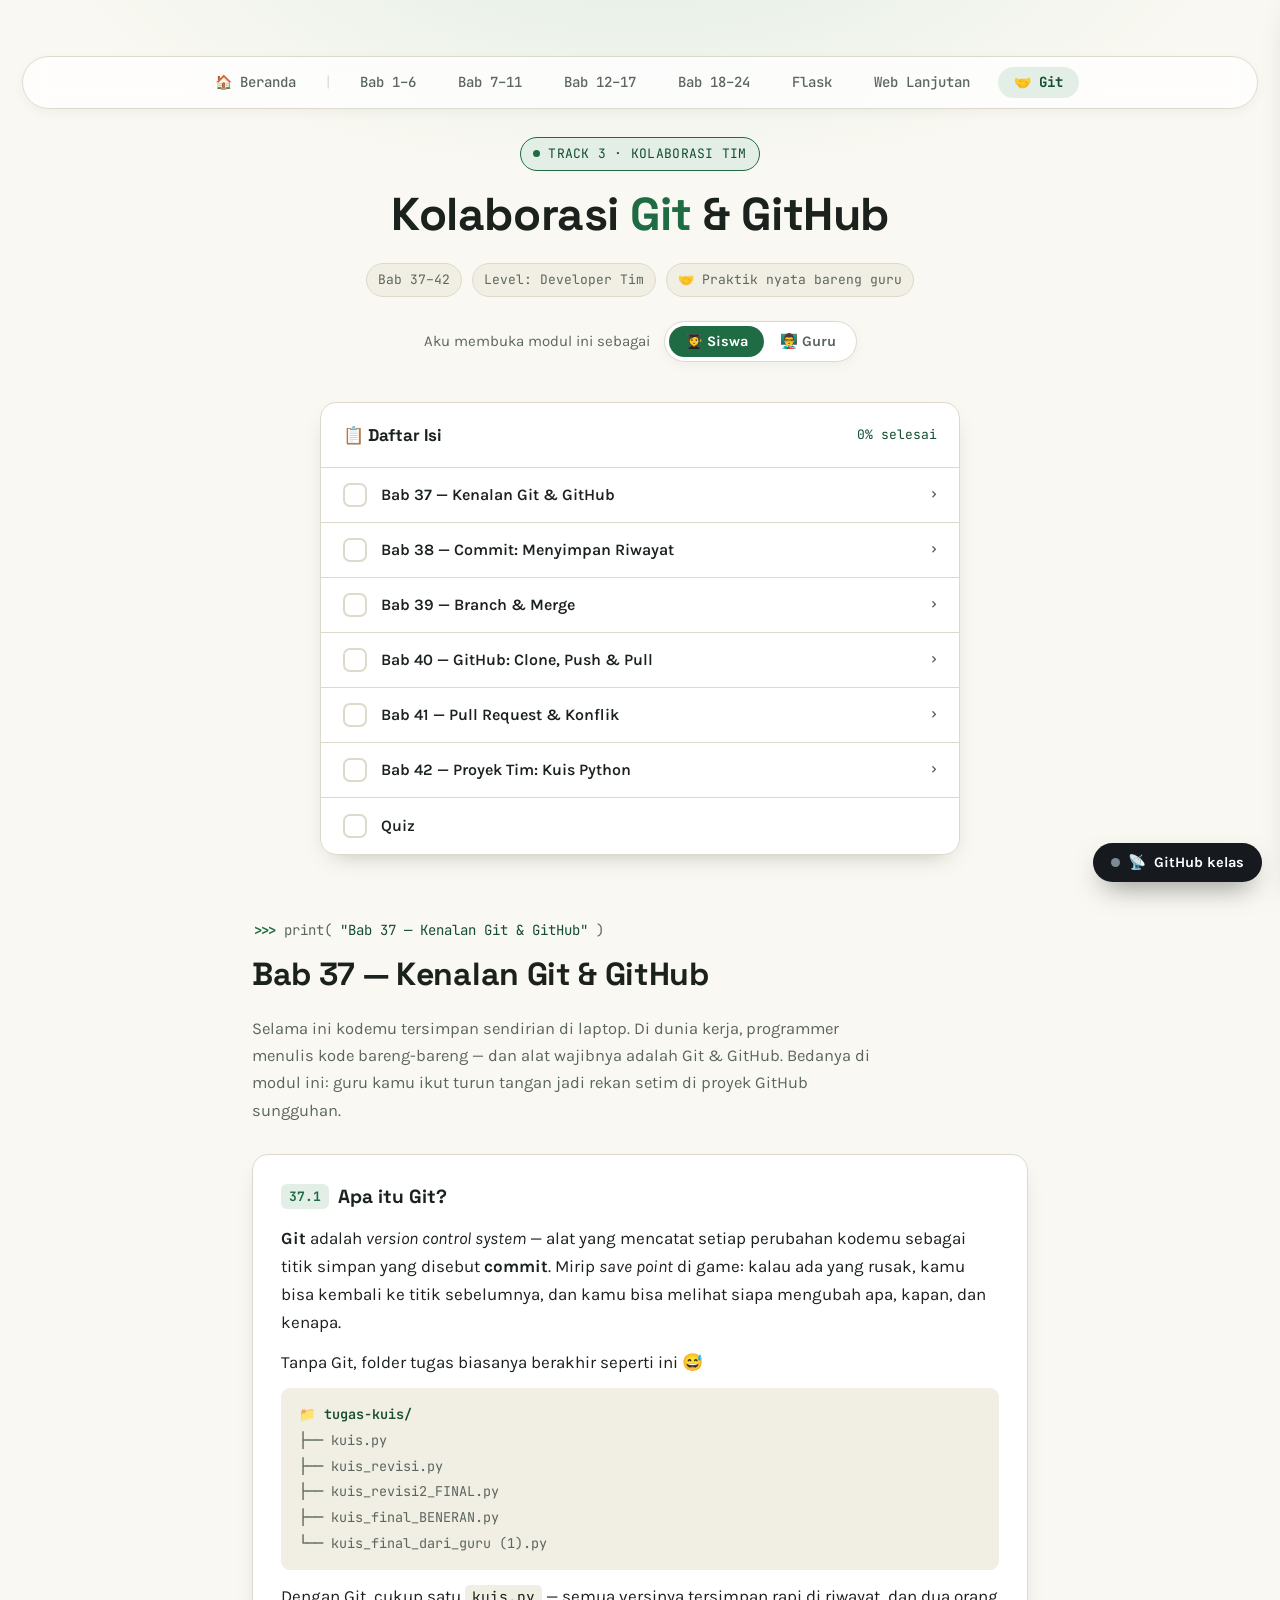
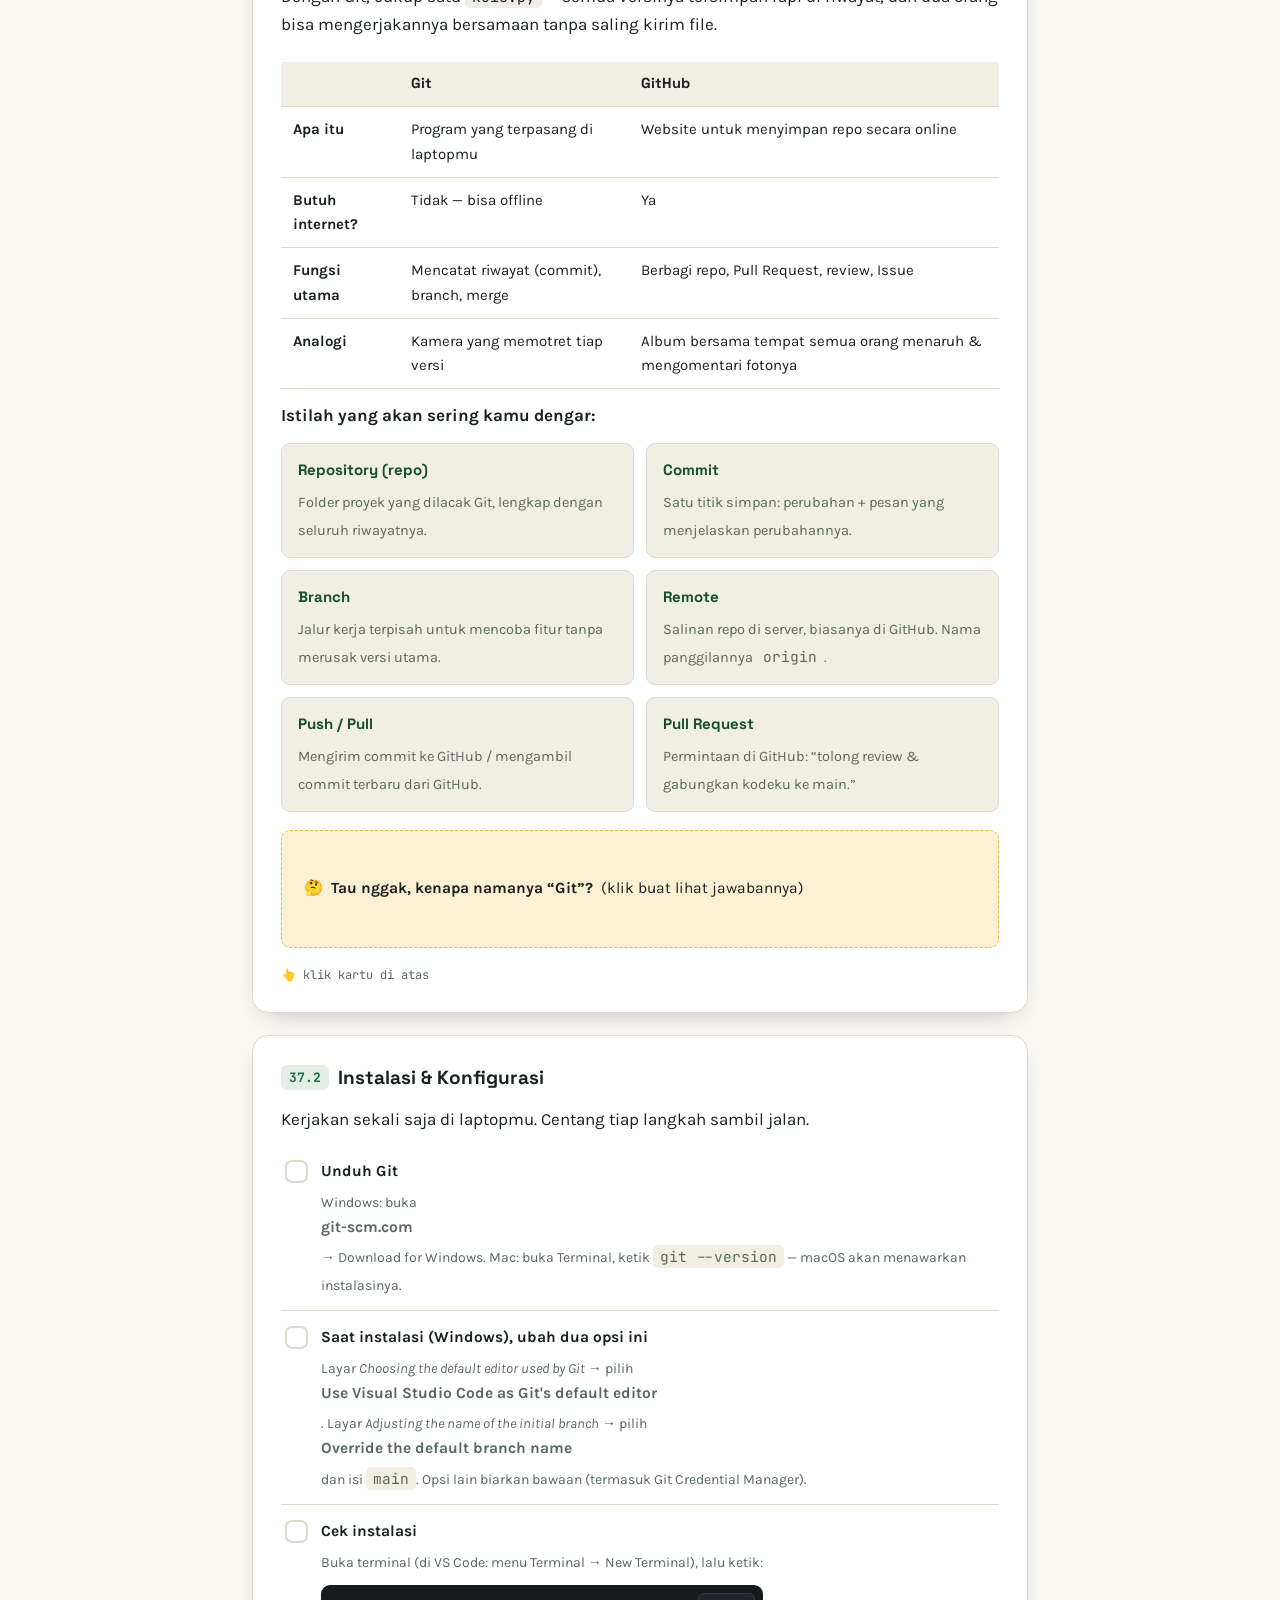
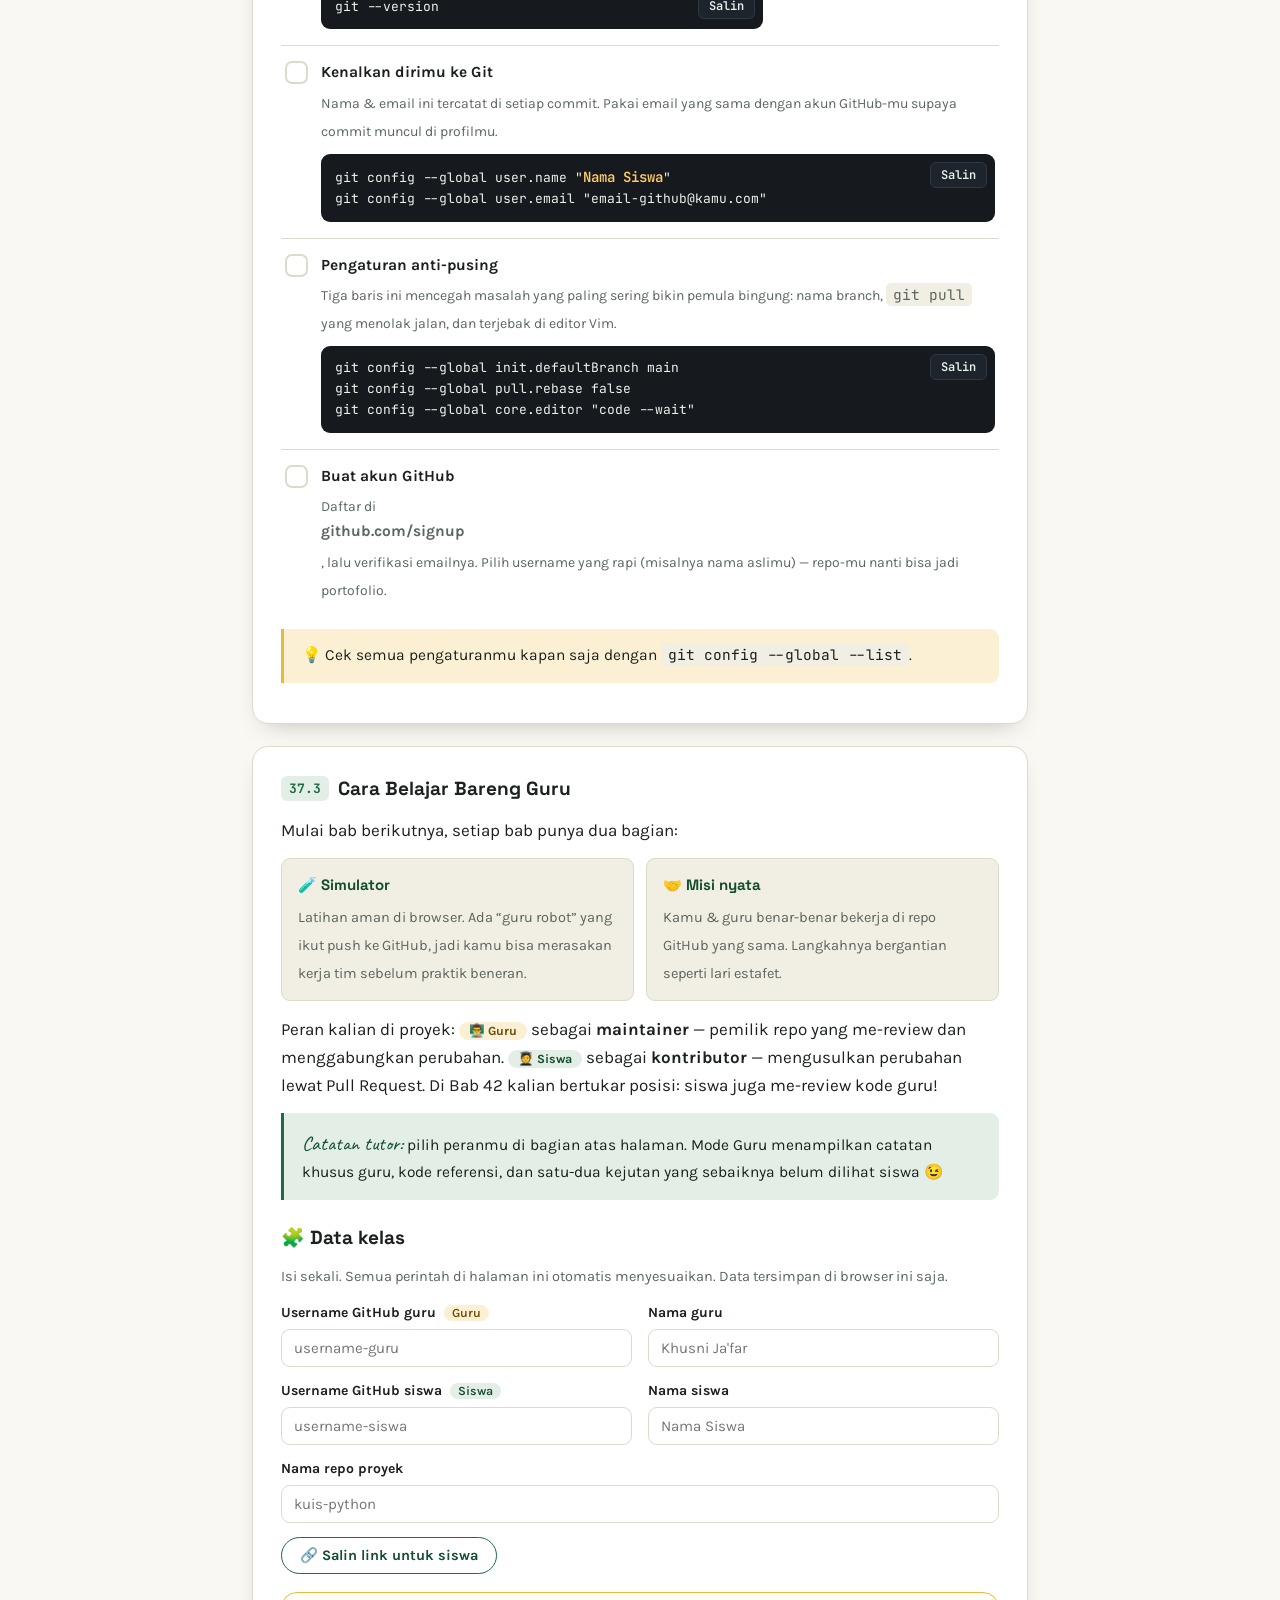
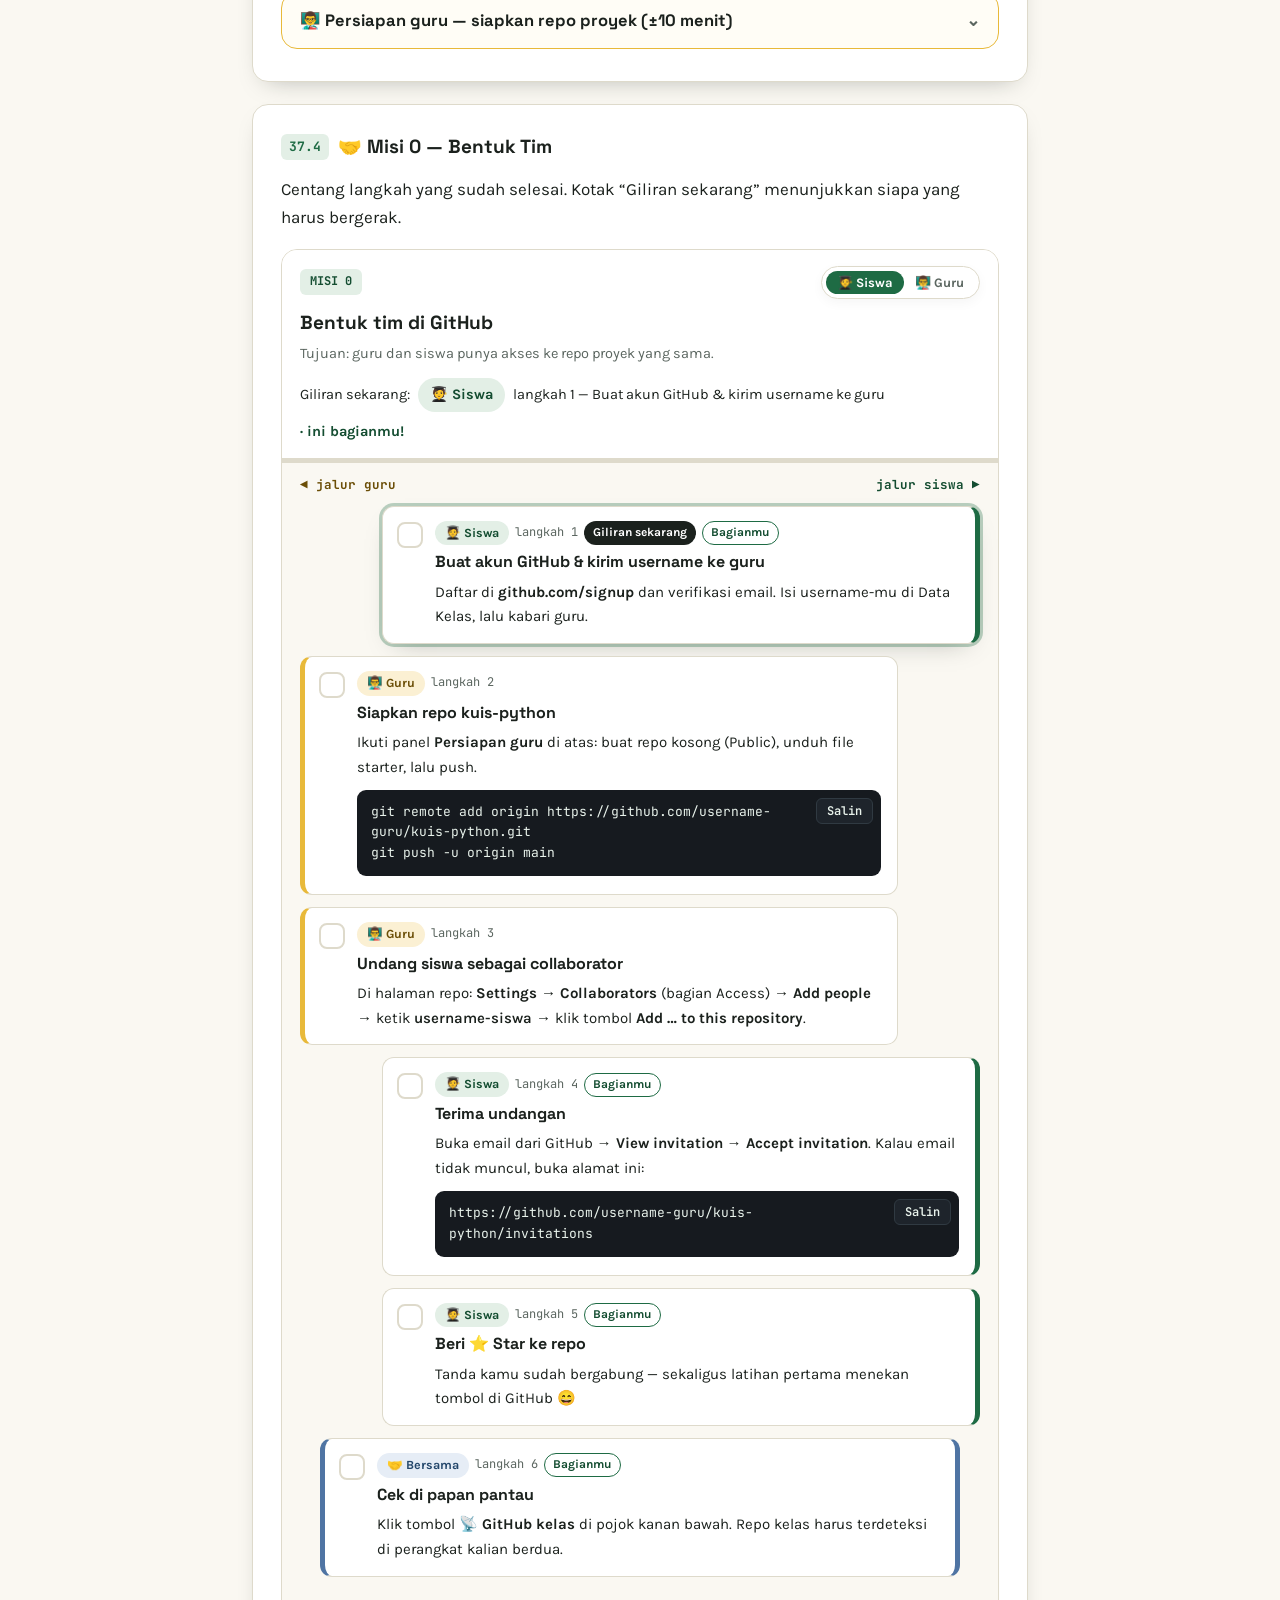
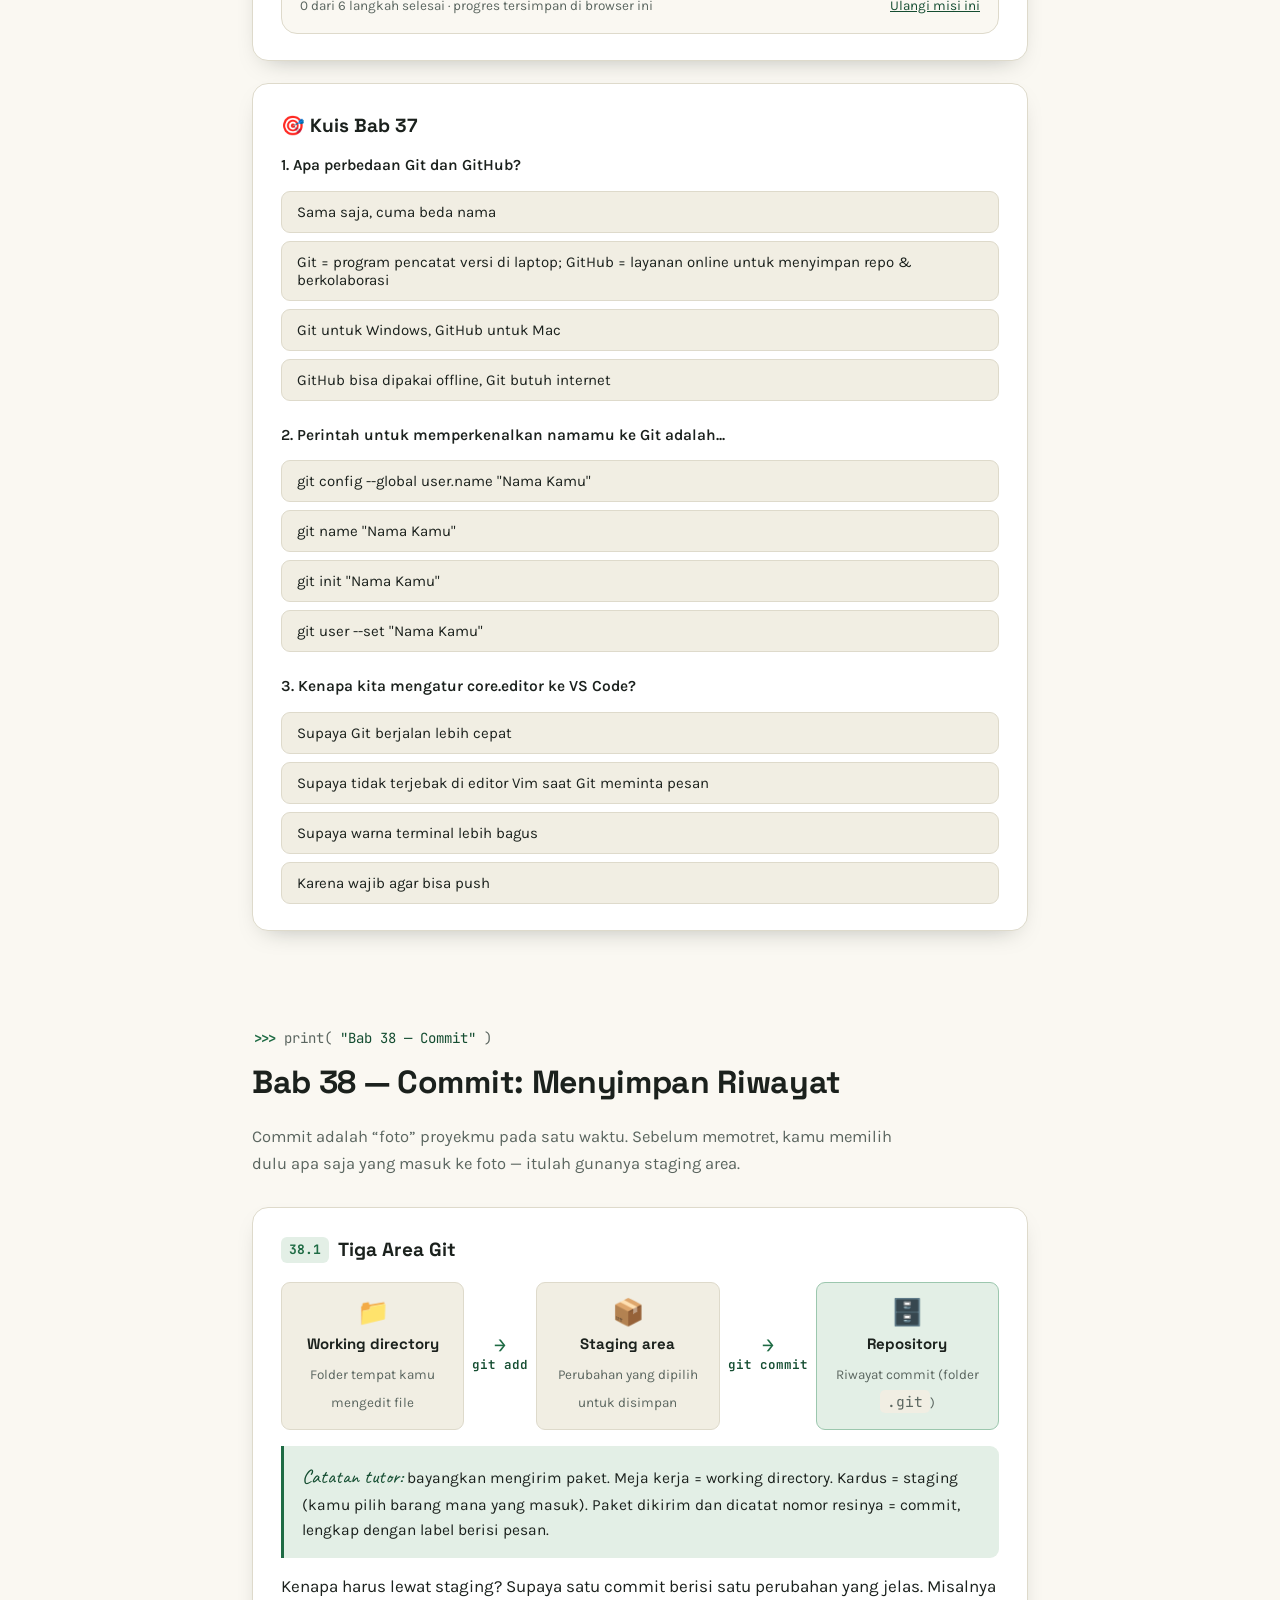
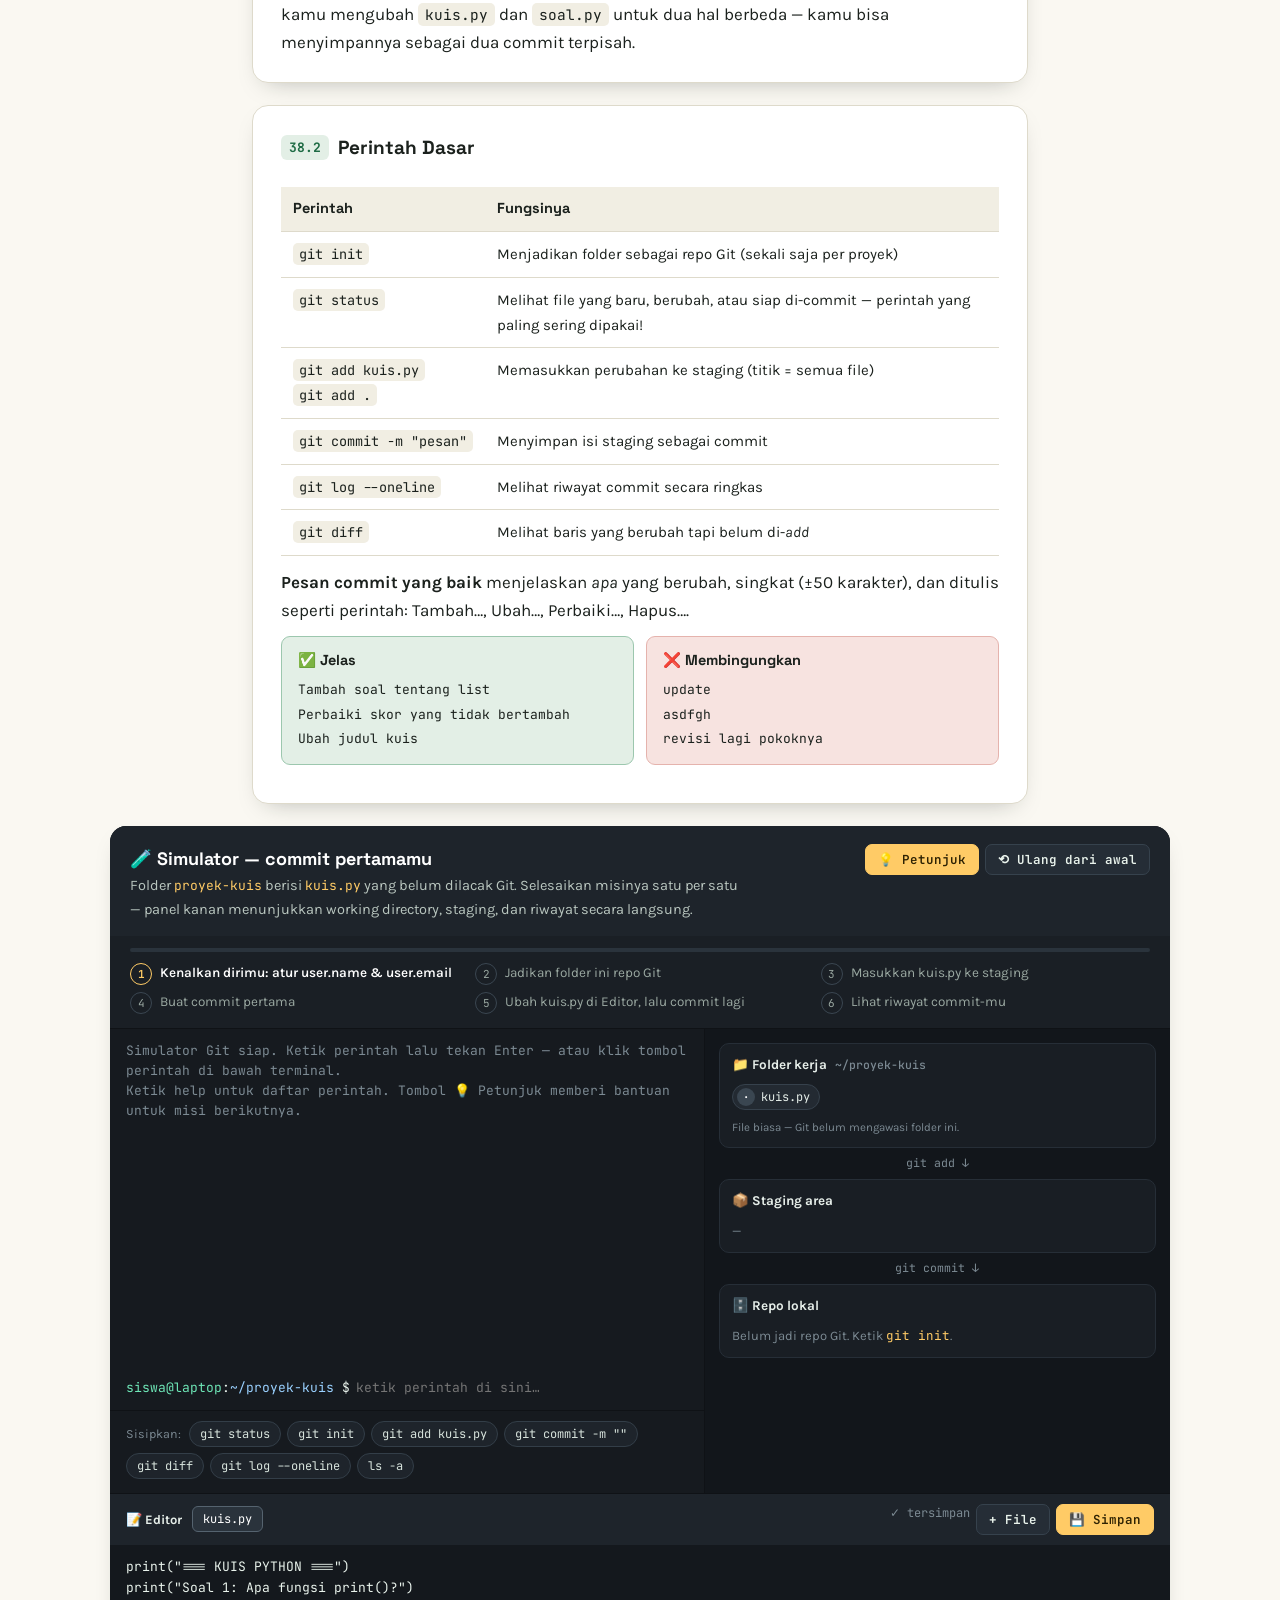
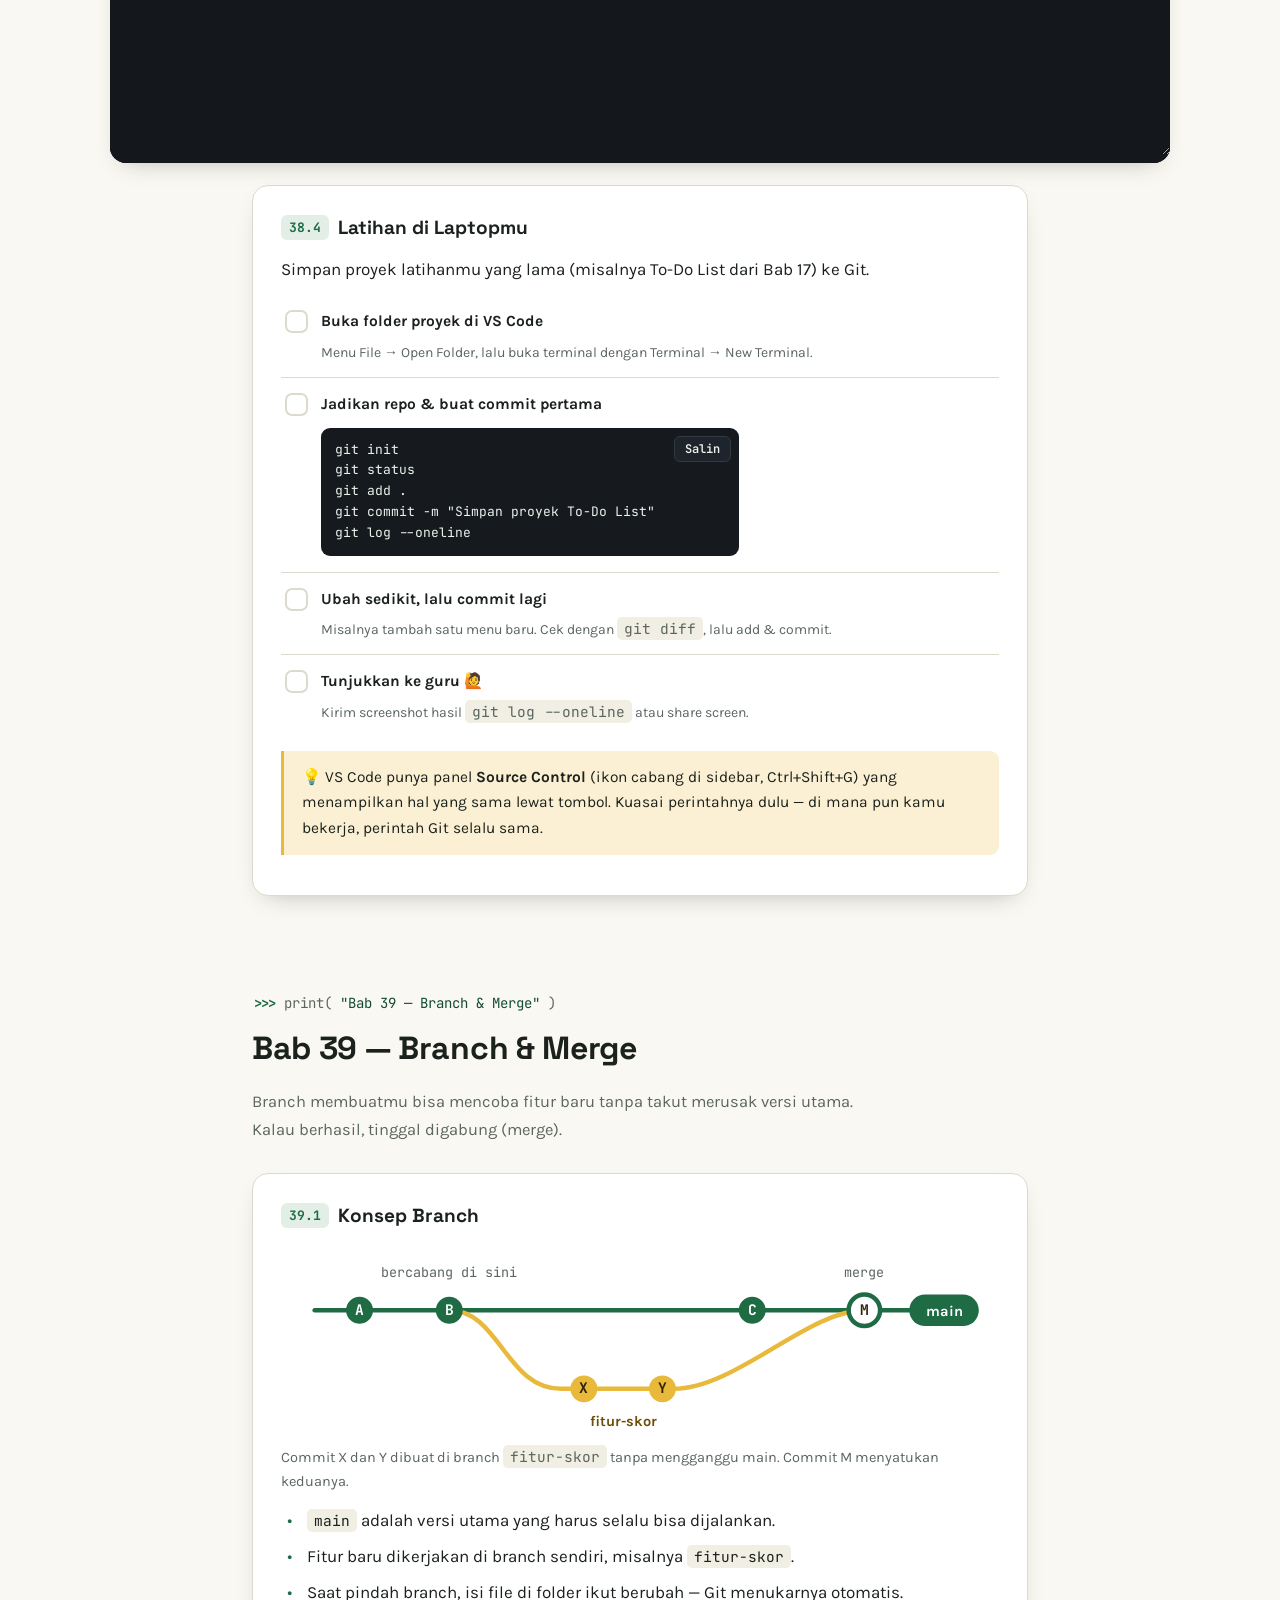
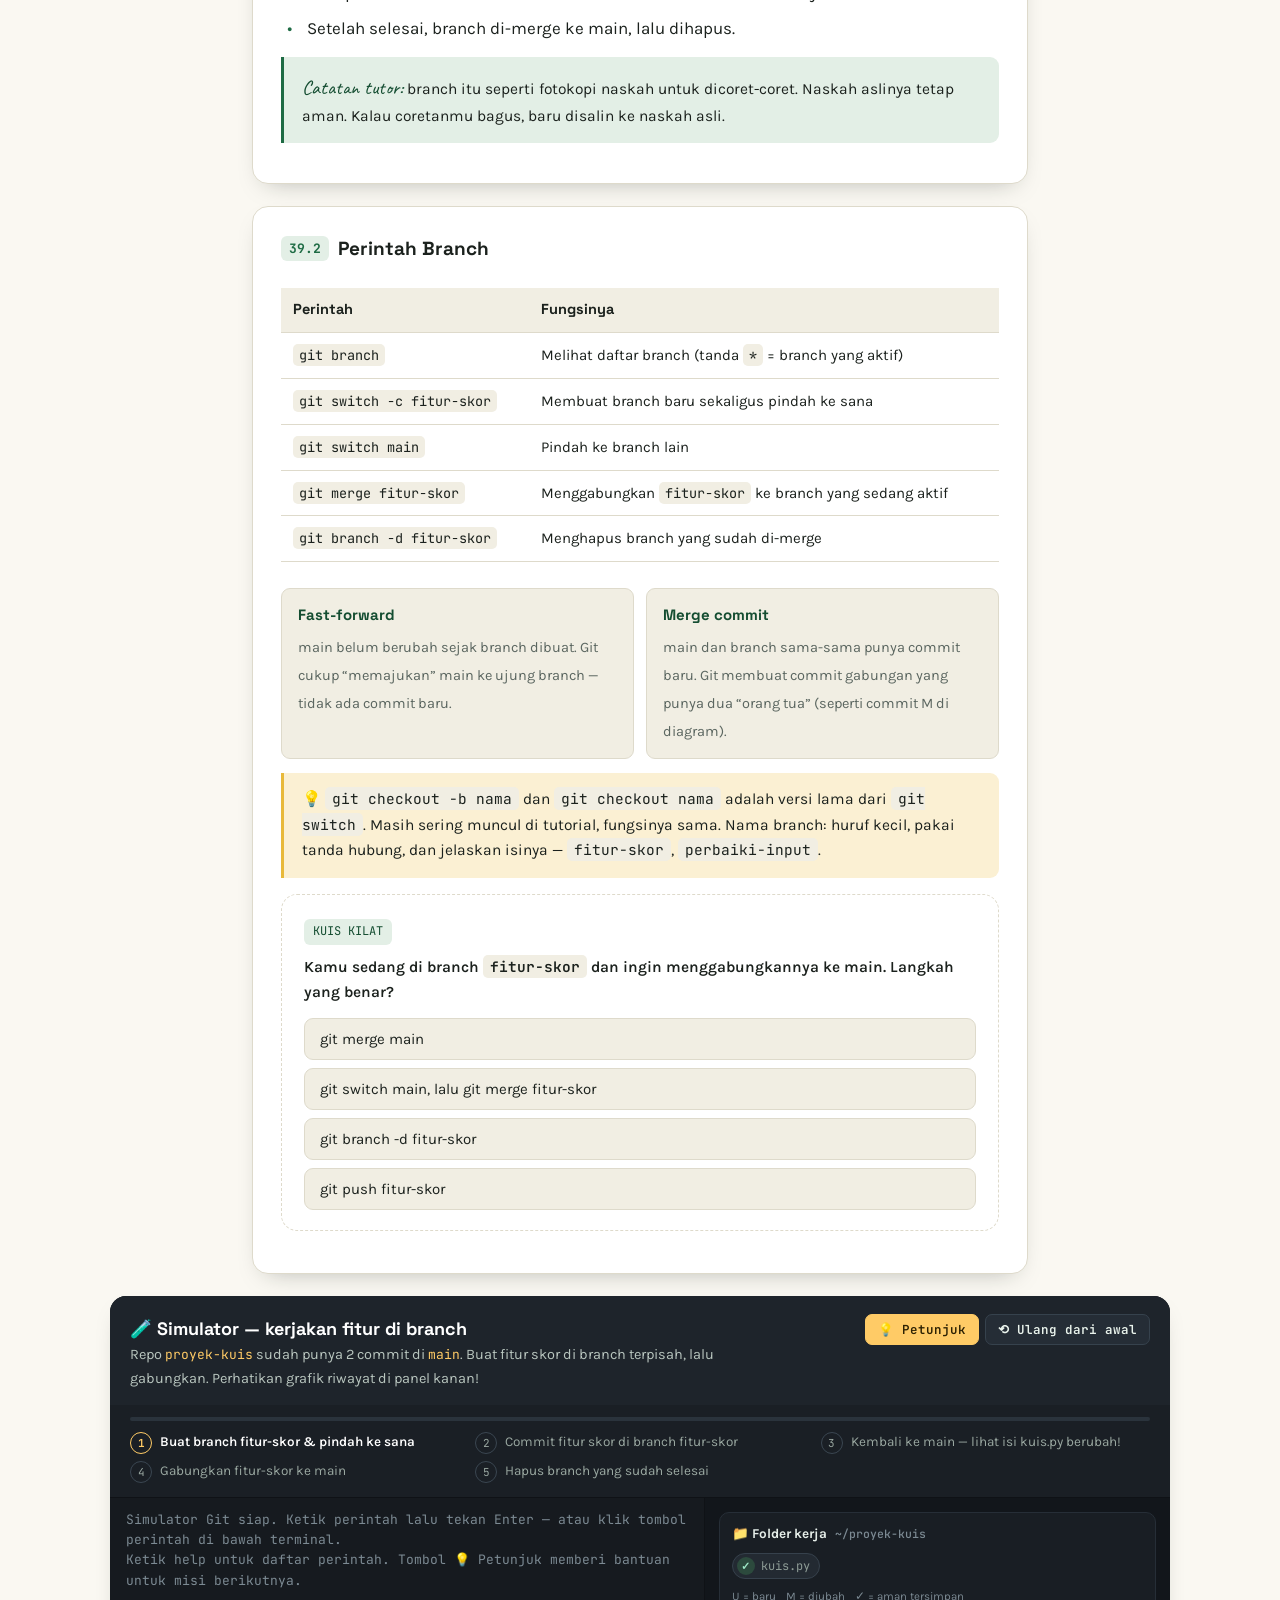
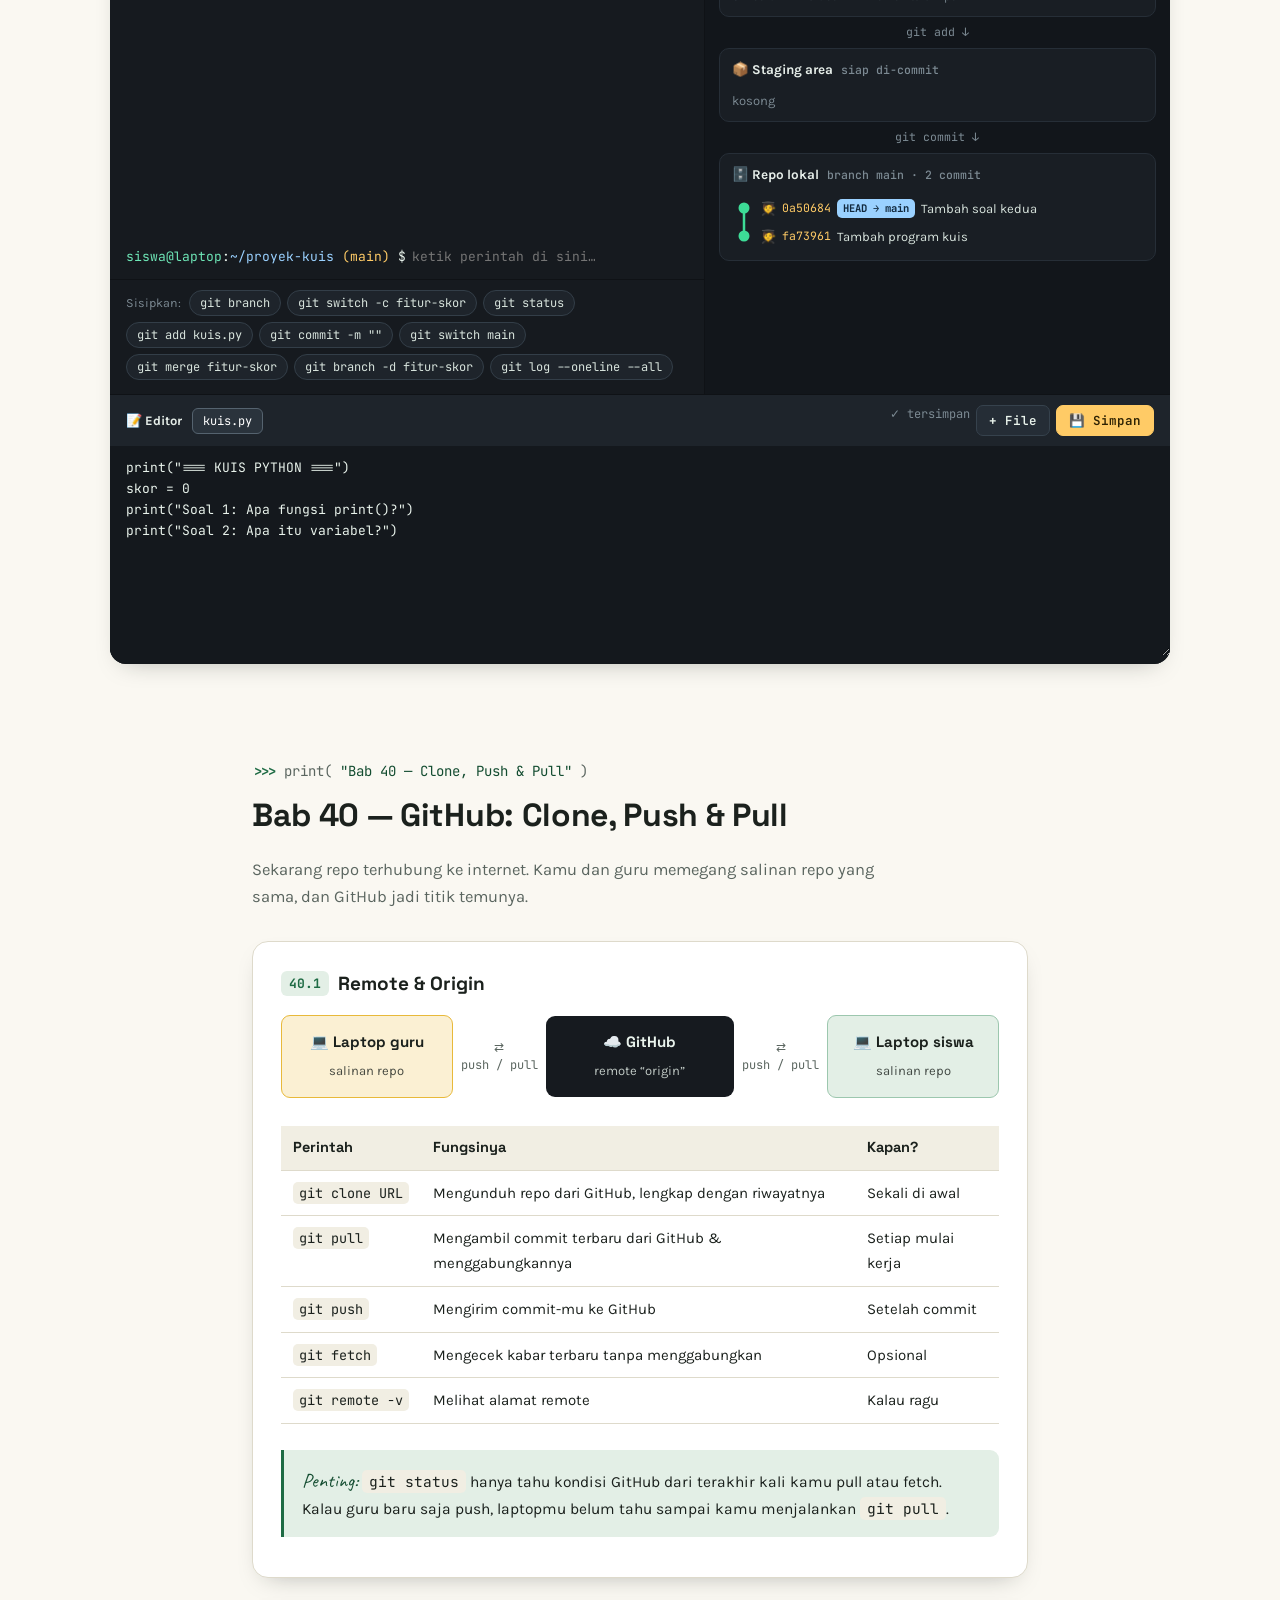
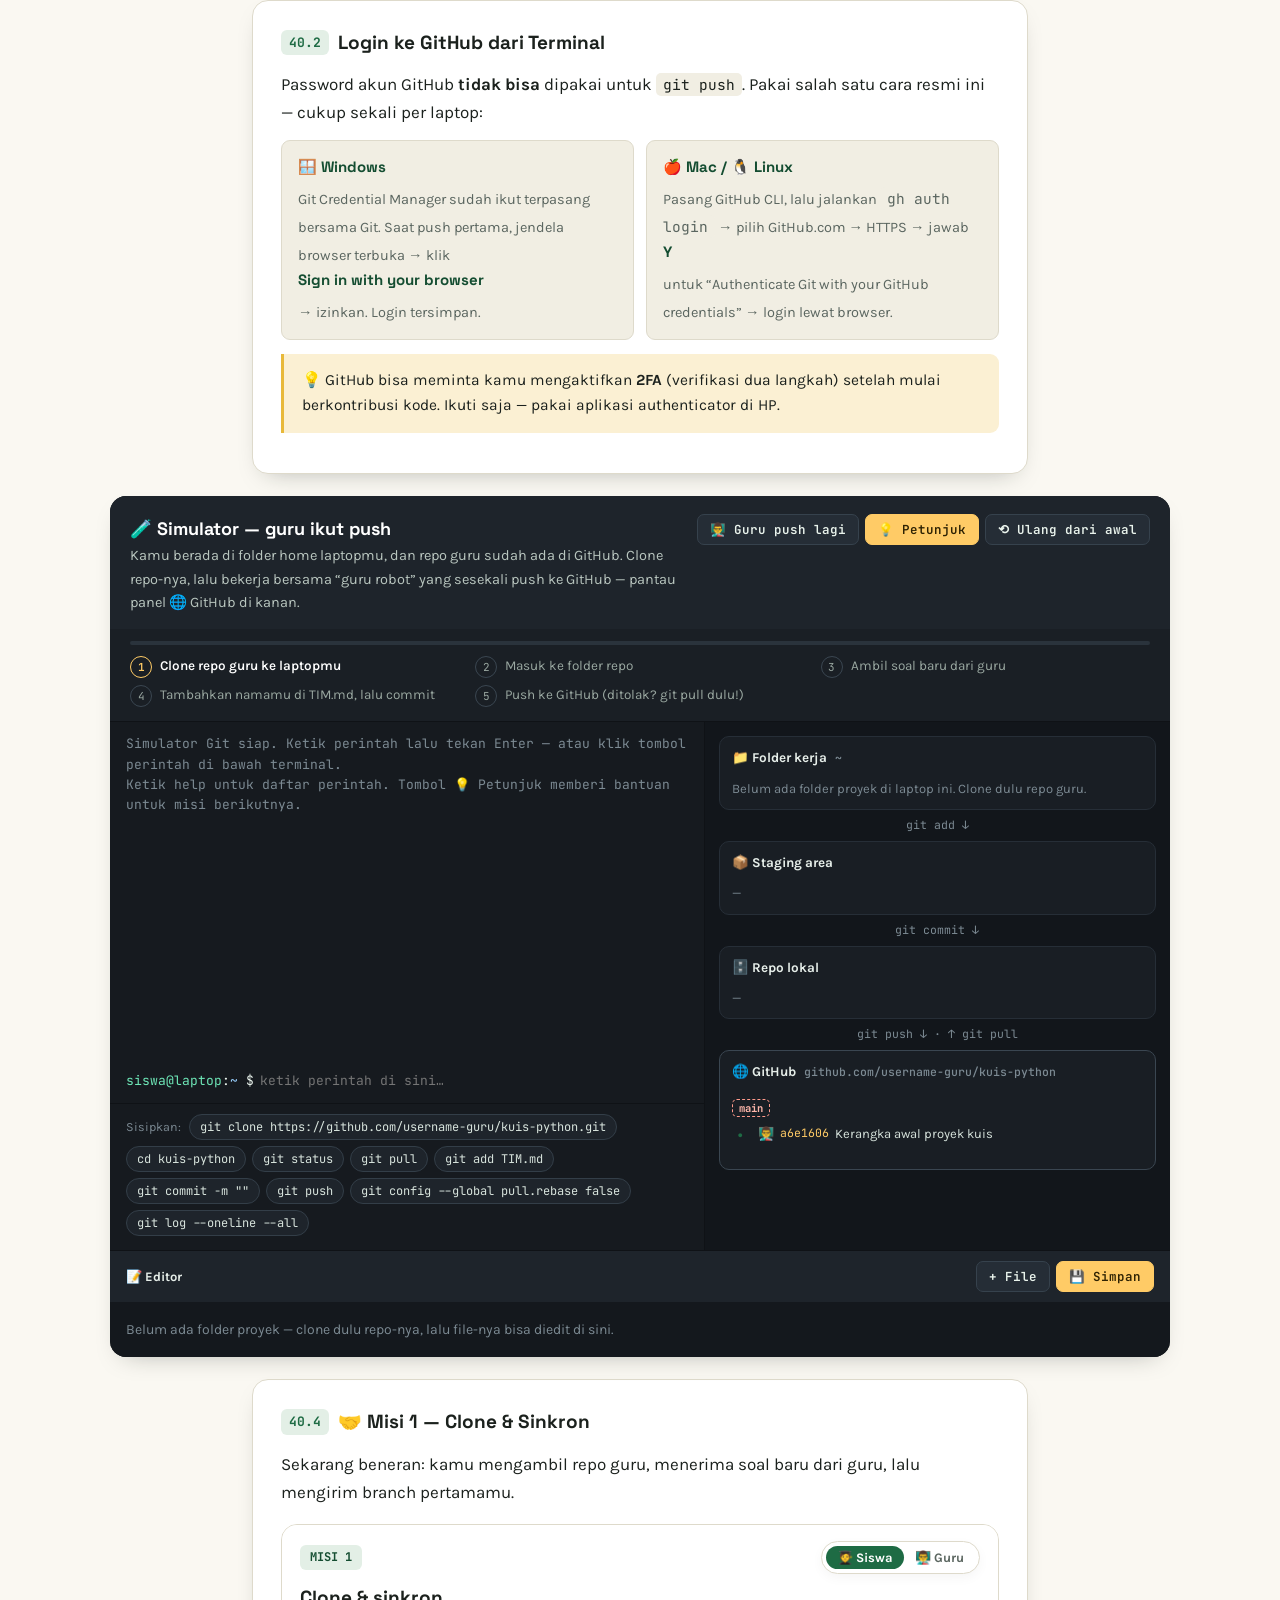
<file: index_bab37_42.html>
<!DOCTYPE html>
<html lang="id">

<head>
    <meta charset="UTF-8">
    <meta name="viewport" content="width=device-width, initial-scale=1.0">
    <title>Modul Ajar Interaktif — Git &amp; Kolaborasi (Bab 37–42)</title>
    <link rel="preconnect" href="https://fonts.googleapis.com">
    <link
        href="https://fonts.googleapis.com/css2?family=Space+Grotesk:wght@500;600;700&family=Karla:wght@400;500;600;700&family=JetBrains+Mono:wght@400;500;600;700&family=Caveat:wght@600&display=swap"
        rel="stylesheet">
    <link rel="stylesheet" href="style.css">
    <style>
        /* ===== TOKEN KHUSUS HALAMAN GIT ===== */
        :root {
            --guru: #E8B93A;
            --guru-ink: #6B4E07;
            --guru-wash: #FBF0D3;
            --siswa: #1E6B44;
            --siswa-ink: #144D31;
            --siswa-wash: #E3EFE6;
            --both: #4F74A3;
            --both-ink: #24476B;
            --both-wash: #E6EDF6;
            --lane-0: #3DDC97;
            --lane-1: #FFCB66;
            --lane-2: #9AD1FF;
            --lane-3: #F49AC2;
            --lane-4: #C3A6FF;
        }

        /* ===== KOMPONEN UMUM ===== */
        .concept-grid {
            display: grid;
            grid-template-columns: 1fr 1fr;
            gap: 12px;
            margin: 14px 0;
        }

        .concept-item {
            background: var(--paper-alt);
            border-radius: var(--radius-sm);
            padding: 14px 16px;
            border: 1px solid var(--rule);
        }

        .concept-item b {
            display: block;
            font-family: var(--font-head);
            font-size: 15px;
            margin-bottom: 4px;
            color: var(--forest-deep);
        }

        .concept-item span {
            font-size: 14.5px;
            color: var(--ink-soft);
        }

        .file-tree {
            font-family: var(--font-code);
            font-size: 13.5px;
            background: var(--paper-alt);
            border-radius: var(--radius-sm);
            padding: 14px 18px;
            margin: 12px 0;
            line-height: 1.9;
            color: var(--ink-soft);
        }

        .file-tree .folder {
            color: var(--forest-deep);
            font-weight: 600;
        }

        .ref-table {
            width: 100%;
            border-collapse: collapse;
            font-size: 15px;
            margin: 12px 0;
        }

        .ref-table th,
        .ref-table td {
            padding: 10px 12px;
            text-align: left;
            border-bottom: 1px solid var(--rule);
            vertical-align: top;
        }

        .ref-table th {
            background: var(--paper-alt);
            font-family: var(--font-head);
            font-size: 14.5px;
        }

        .ref-table code {
            font-family: var(--font-code);
            font-size: 13.5px;
            background: var(--paper-alt);
            padding: 2px 6px;
            border-radius: 5px;
            white-space: nowrap;
        }

        .table-scroll {
            overflow-x: auto;
        }

        .btn {
            display: inline-flex;
            align-items: center;
            gap: 8px;
            font-family: var(--font-body);
            font-weight: 700;
            font-size: 14.5px;
            padding: 9px 18px;
            border-radius: 100px;
            border: 1.5px solid var(--forest);
            background: var(--forest);
            color: #fff;
            cursor: pointer;
            transition: background .15s;
        }

        .btn:hover {
            background: var(--forest-deep);
        }

        .btn.ghost {
            background: #fff;
            color: var(--forest-deep);
        }

        .btn.ghost:hover {
            background: var(--forest-wash);
        }

        .btn-row {
            display: flex;
            flex-wrap: wrap;
            gap: 10px;
            align-items: center;
            margin: 14px 0 4px;
        }

        .muted {
            color: var(--ink-soft);
            font-size: 14.5px;
        }

        /* Blok perintah yang bisa disalin */
        .cmd {
            position: relative;
            background: var(--terminal-bg);
            border-radius: var(--radius-sm);
            margin: 10px 0 4px;
        }

        .cmd pre {
            margin: 0;
            padding: 12px 84px 12px 14px;
            font-family: var(--font-code);
            font-size: 13px;
            line-height: 1.6;
            color: var(--terminal-text);
            white-space: pre-wrap;
            word-break: break-word;
        }

        .cmd pre .c {
            color: var(--terminal-comment);
            font-style: italic;
        }

        .cmd pre .kv {
            color: var(--terminal-string);
        }

        .copy-btn {
            position: absolute;
            top: 8px;
            right: 8px;
            font-family: var(--font-code);
            font-size: 12px;
            font-weight: 600;
            background: var(--terminal-panel);
            color: var(--terminal-text);
            border: 1px solid #303a42;
            border-radius: 6px;
            padding: 4px 10px;
            cursor: pointer;
        }

        .copy-btn:hover {
            background: #2a3340;
        }

        .copy-btn.ok {
            color: #6EE7B7;
            border-color: #2f6f55;
        }

        .kv {
            font-weight: 600;
        }

        /* ===== PILIH PERAN (GURU / SISWA) ===== */
        .role-switch {
            display: flex;
            justify-content: center;
            align-items: center;
            gap: 10px 14px;
            flex-wrap: wrap;
            margin-top: 24px;
            font-size: 15px;
            color: var(--ink-soft);
        }

        .role-seg {
            display: inline-flex;
            background: #fff;
            border: 1px solid var(--rule);
            border-radius: 100px;
            padding: 4px;
            box-shadow: 0 4px 12px rgba(0, 0, 0, .04);
        }

        .role-seg button {
            border: none;
            background: none;
            padding: 7px 16px;
            border-radius: 100px;
            font-family: var(--font-body);
            font-weight: 700;
            font-size: 14.5px;
            color: var(--ink-soft);
            cursor: pointer;
        }

        .role-seg button[aria-pressed="true"][data-role="siswa"] {
            background: var(--siswa);
            color: #fff;
        }

        .role-seg button[aria-pressed="true"][data-role="guru"] {
            background: var(--guru);
            color: #2E2203;
        }

        .role-seg.small button {
            padding: 4px 11px;
            font-size: 13px;
        }

        body.mode-siswa .guru-only {
            display: none !important;
        }

        body.mode-guru .siswa-only {
            display: none !important;
        }

        .guru-note {
            margin-top: 10px;
            background: var(--guru-wash);
            border-left: 3px solid var(--guru);
            border-radius: 0 var(--radius-sm) var(--radius-sm) 0;
            padding: 10px 14px;
            font-size: 14.5px;
        }

        .guru-note .hand {
            color: var(--guru-ink);
        }

        /* ===== DIAGRAM ===== */
        .areas {
            display: grid;
            grid-template-columns: 1fr auto 1fr auto 1fr;
            align-items: stretch;
            gap: 8px;
            margin: 16px 0;
        }

        .area {
            background: var(--paper-alt);
            border: 1px solid var(--rule);
            border-radius: var(--radius-sm);
            padding: 14px 12px;
            text-align: center;
        }

        .area .ico {
            font-size: 26px;
            line-height: 1.2;
        }

        .area b {
            display: block;
            font-family: var(--font-head);
            font-size: 15px;
            margin: 4px 0 2px;
        }

        .area span {
            font-size: 13.5px;
            color: var(--ink-soft);
        }

        .area.repo {
            background: var(--forest-wash);
            border-color: #9CC7AE;
        }

        .area-arrow {
            align-self: center;
            text-align: center;
            font-family: var(--font-code);
            font-size: 12.5px;
            color: var(--forest-deep);
            font-weight: 600;
        }

        .area-arrow .line {
            display: block;
            font-size: 20px;
            line-height: 1;
            color: var(--forest);
        }

        .net {
            display: grid;
            grid-template-columns: 1fr auto 1.1fr auto 1fr;
            gap: 8px;
            align-items: center;
            margin: 16px 0;
        }

        .net .node {
            border-radius: var(--radius-sm);
            padding: 14px 10px;
            text-align: center;
            border: 1px solid var(--rule);
            background: #fff;
        }

        .net .node.guru {
            border-color: var(--guru);
            background: var(--guru-wash);
        }

        .net .node.siswa {
            border-color: #9CC7AE;
            background: var(--siswa-wash);
        }

        .net .node.hub {
            background: var(--terminal-bg);
            color: var(--terminal-text);
            border: none;
        }

        .net .node b {
            display: block;
            font-family: var(--font-head);
            font-size: 15px;
        }

        .net .node span {
            font-size: 13px;
            opacity: .8;
        }

        .net .link {
            font-family: var(--font-code);
            font-size: 12px;
            text-align: center;
            color: var(--ink-soft);
            line-height: 1.5;
        }

        .branch-svg {
            width: 100%;
            height: auto;
            margin: 10px 0 6px;
        }

        .branch-svg text {
            font-family: var(--font-code);
            font-size: 12px;
            fill: var(--ink-soft);
        }

        .branch-svg .lbl {
            font-family: var(--font-body);
            font-weight: 700;
            font-size: 13px;
        }

        .branch-svg .in {
            fill: #fff;
            font-weight: 700;
            font-size: 13px;
        }

        .branch-svg .in.dark {
            fill: #2E2203;
        }

        .branch-svg .pill {
            fill: #fff;
        }

        .branch-svg .amber {
            fill: #6B4E07;
        }

        .flow {
            list-style: none;
            padding: 0;
            margin: 16px 0;
            display: grid;
            grid-template-columns: repeat(4, 1fr);
            gap: 10px;
            counter-reset: flow;
        }

        .flow li {
            counter-increment: flow;
            background: var(--paper-alt);
            border: 1px solid var(--rule);
            border-radius: var(--radius-sm);
            padding: 12px 12px 12px 44px;
            position: relative;
            font-size: 14px;
            color: var(--ink-soft);
        }

        .flow li::before {
            content: counter(flow);
            position: absolute;
            left: 12px;
            top: 12px;
            width: 22px;
            height: 22px;
            border-radius: 50%;
            background: var(--forest);
            color: #fff;
            font-family: var(--font-code);
            font-size: 12px;
            font-weight: 700;
            display: flex;
            align-items: center;
            justify-content: center;
        }

        .flow li b {
            display: block;
            color: var(--ink);
            font-family: var(--font-head);
            font-size: 14.5px;
        }

        .flow li.gh {
            background: var(--forest-wash);
            border-color: #9CC7AE;
        }

        .compare {
            display: grid;
            grid-template-columns: 1fr 1fr;
            gap: 12px;
            margin: 12px 0;
        }

        .compare>div {
            border-radius: var(--radius-sm);
            padding: 12px 16px;
            font-size: 14.5px;
        }

        .compare .good {
            background: var(--forest-wash);
            border: 1px solid #9CC7AE;
        }

        .compare .bad {
            background: var(--danger-wash);
            border: 1px solid #E5B3AD;
        }

        .compare b {
            display: block;
            font-family: var(--font-head);
            margin-bottom: 6px;
        }

        .compare code {
            display: block;
            font-family: var(--font-code);
            font-size: 13px;
            margin: 3px 0;
        }

        .anatomy pre {
            line-height: 1.75;
        }

        .anatomy .mk {
            color: #FF9A8B;
            font-weight: 700;
        }

        .anatomy .ours {
            color: #6EE7B7;
        }

        .anatomy .theirs {
            color: var(--terminal-string);
        }

        .anatomy .ann {
            color: var(--terminal-comment);
            font-style: italic;
        }

        /* ===== DATA KELAS ===== */
        .kelas-grid {
            display: grid;
            grid-template-columns: 1fr 1fr;
            gap: 12px 16px;
            margin: 12px 0 6px;
        }

        .field label {
            display: block;
            font-size: 14px;
            font-weight: 700;
            margin-bottom: 5px;
        }

        .field label .who {
            font-weight: 600;
            font-size: 12.5px;
            padding: 1px 8px;
            border-radius: 100px;
            margin-left: 4px;
        }

        .field input {
            width: 100%;
            padding: 9px 12px;
            border: 1.5px solid var(--rule);
            border-radius: var(--radius-sm);
            font-family: var(--font-body);
            font-size: 15px;
            background: #fff;
            color: var(--ink);
        }

        .field input:focus {
            outline: none;
            border-color: var(--forest);
        }

        .field.full {
            grid-column: 1 / -1;
        }

        .save-note {
            font-size: 13.5px;
            color: var(--forest-deep);
            min-height: 20px;
        }

        /* ===== PERSIAPAN GURU ===== */
        details.prep {
            margin: 18px 0 6px;
            border: 1.5px solid var(--guru);
            border-radius: var(--radius);
            background: #FFFDF6;
        }

        details.prep>summary {
            cursor: pointer;
            list-style: none;
            padding: 14px 18px;
            font-family: var(--font-head);
            font-weight: 700;
            font-size: 16.5px;
            display: flex;
            align-items: center;
            gap: 10px;
        }

        details.prep>summary::-webkit-details-marker {
            display: none;
        }

        details.prep>summary::after {
            content: '⌄';
            margin-left: auto;
            transition: transform .2s;
            color: var(--ink-soft);
        }

        details.prep[open]>summary::after {
            transform: rotate(180deg);
        }

        .prep-body {
            padding: 0 18px 18px;
        }

        .prep-body ol {
            padding-left: 20px;
            margin: 6px 0 12px;
        }

        .prep-body ol li {
            margin-bottom: 10px;
        }

        .starter-tabs {
            display: flex;
            flex-wrap: wrap;
            gap: 6px;
            margin-top: 10px;
        }

        .starter-tabs button {
            font-family: var(--font-code);
            font-size: 12.5px;
            font-weight: 600;
            padding: 5px 12px;
            border-radius: 8px;
            border: 1px solid var(--rule);
            background: #fff;
            color: var(--ink-soft);
            cursor: pointer;
        }

        .starter-tabs button[aria-selected="true"] {
            background: var(--terminal-bg);
            color: var(--terminal-text);
            border-color: var(--terminal-bg);
        }

        .starter-view pre {
            max-height: 320px;
            overflow: auto;
        }

        /* ===== MISI (ESTAFET GURU × SISWA) ===== */
        .mission {
            margin-top: 18px;
            border: 1px solid var(--rule);
            border-radius: var(--radius);
            background: var(--paper);
            overflow: hidden;
        }

        .mission-head {
            padding: 16px 18px 14px;
            background: #fff;
            border-bottom: 1px solid var(--rule);
        }

        .mission-top {
            display: flex;
            flex-wrap: wrap;
            align-items: center;
            justify-content: space-between;
            gap: 8px 14px;
        }

        .mission-tag {
            display: inline-block;
            font-family: var(--font-code);
            font-size: 12px;
            font-weight: 700;
            color: var(--forest-deep);
            background: var(--forest-wash);
            padding: 3px 10px;
            border-radius: 6px;
        }

        .mission-head h4 {
            font-family: var(--font-head);
            font-size: 19px;
            margin: 8px 0 4px;
        }

        .mission-head p {
            margin: 0;
            font-size: 14.5px;
            color: var(--ink-soft);
        }

        .turn {
            margin-top: 12px;
            display: flex;
            flex-wrap: wrap;
            align-items: center;
            gap: 8px;
            font-size: 14.5px;
        }

        .turn-pill {
            font-weight: 700;
            padding: 5px 12px;
            border-radius: 100px;
        }

        .turn-pill.guru {
            background: var(--guru-wash);
            color: var(--guru-ink);
        }

        .turn-pill.siswa {
            background: var(--siswa-wash);
            color: var(--siswa-ink);
        }

        .turn-pill.bersama {
            background: var(--both-wash);
            color: var(--both-ink);
        }

        .turn-pill.done {
            background: var(--forest);
            color: #fff;
        }

        .turn-you {
            font-weight: 700;
            color: var(--forest-deep);
        }

        .mission-bar {
            height: 4px;
            background: var(--rule);
        }

        .mission-bar span {
            display: block;
            height: 100%;
            width: 0;
            background: var(--forest);
            transition: width .3s;
        }

        .lanes-legend {
            display: flex;
            justify-content: space-between;
            padding: 12px 18px 0;
            font-size: 12.5px;
            font-weight: 700;
            font-family: var(--font-code);
        }

        .lanes-legend .l-guru {
            color: var(--guru-ink);
        }

        .lanes-legend .l-siswa {
            color: var(--siswa-ink);
        }

        .steps {
            list-style: none;
            margin: 0;
            padding: 10px 18px 18px;
            display: flex;
            flex-direction: column;
            gap: 12px;
        }

        .step {
            width: 88%;
            background: #fff;
            border: 1px solid var(--rule);
            border-radius: 12px;
            padding: 14px 16px 14px 14px;
            display: flex;
            gap: 12px;
            position: relative;
            transition: box-shadow .2s, opacity .2s;
        }

        .step.who-guru {
            align-self: flex-start;
            border-left: 5px solid var(--guru);
        }

        .step.who-siswa {
            align-self: flex-end;
            border-right: 5px solid var(--siswa);
        }

        .step.who-bersama {
            align-self: center;
            width: 94%;
            border-left: 5px solid var(--both);
            border-right: 5px solid var(--both);
        }

        .step.current.who-guru {
            box-shadow: 0 0 0 3px rgba(232, 185, 58, .45), var(--shadow);
        }

        .step.current.who-siswa {
            box-shadow: 0 0 0 3px rgba(30, 107, 68, .3), var(--shadow);
        }

        .step.current.who-bersama {
            box-shadow: 0 0 0 3px rgba(79, 116, 163, .35), var(--shadow);
        }

        .step.done {
            opacity: .62;
        }

        .step.done .step-title {
            text-decoration: line-through;
            text-decoration-color: var(--rule);
        }

        .step-check {
            flex-shrink: 0;
            cursor: pointer;
            position: relative;
            width: 26px;
            height: 26px;
            margin-top: 1px;
        }

        .step-check input {
            position: absolute;
            inset: 0;
            width: 100%;
            height: 100%;
            opacity: 0;
            cursor: pointer;
            margin: 0;
            z-index: 1;
        }

        .step-check .box {
            width: 26px;
            height: 26px;
            border-radius: 8px;
            border: 2px solid var(--rule);
            display: flex;
            align-items: center;
            justify-content: center;
            background: #fff;
            transition: background .15s, border-color .15s;
        }

        .step-check .box svg {
            width: 14px;
            height: 14px;
            opacity: 0;
        }

        .step-check input:checked+.box {
            background: var(--forest);
            border-color: var(--forest);
        }

        .step-check input:checked+.box svg {
            opacity: 1;
        }

        .step-check input:focus-visible+.box {
            outline: 3px solid var(--forest);
            outline-offset: 2px;
        }

        .step-body {
            flex: 1;
            min-width: 0;
        }

        .step-meta {
            display: flex;
            flex-wrap: wrap;
            gap: 6px;
            align-items: center;
            margin-bottom: 4px;
        }

        .role-pill {
            font-size: 12.5px;
            font-weight: 700;
            padding: 2px 10px;
            border-radius: 100px;
        }

        .role-pill.guru {
            background: var(--guru-wash);
            color: var(--guru-ink);
        }

        .role-pill.siswa {
            background: var(--siswa-wash);
            color: var(--siswa-ink);
        }

        .role-pill.bersama {
            background: var(--both-wash);
            color: var(--both-ink);
        }

        .step-no {
            font-family: var(--font-code);
            font-size: 12px;
            color: var(--ink-soft);
        }

        .now-pill {
            font-size: 12px;
            font-weight: 700;
            color: #fff;
            background: var(--ink);
            padding: 2px 9px;
            border-radius: 100px;
        }

        .you-pill {
            font-size: 12px;
            font-weight: 700;
            color: var(--forest-deep);
            border: 1.5px solid var(--forest);
            padding: 1px 8px;
            border-radius: 100px;
        }

        .step-title {
            display: block;
            font-family: var(--font-head);
            font-size: 16px;
            margin: 2px 0 4px;
        }

        .step-text {
            font-size: 15px;
        }

        .step-text p {
            margin: 0 0 6px;
        }

        .step-tip {
            font-size: 14px;
            background: var(--highlighter-wash);
            border-radius: 8px;
            padding: 8px 12px;
            margin-top: 8px;
        }

        .secret-mask {
            font-size: 15px;
            background: repeating-linear-gradient(-45deg, #FFF8E4, #FFF8E4 10px, #FBF0D3 10px, #FBF0D3 20px);
            border: 1px dashed var(--guru);
            border-radius: 8px;
            padding: 10px 12px;
        }

        body.mode-guru .secret-mask,
        body.mode-siswa .secret-detail {
            display: none;
        }

        .secret-badge {
            font-size: 12px;
            font-weight: 700;
            color: var(--guru-ink);
        }

        .mission-foot {
            display: flex;
            flex-wrap: wrap;
            justify-content: space-between;
            align-items: center;
            gap: 8px;
            padding: 0 18px 16px;
            font-size: 13.5px;
            color: var(--ink-soft);
        }

        .link-btn {
            background: none;
            border: none;
            padding: 0;
            font: inherit;
            color: var(--forest-deep);
            text-decoration: underline;
            cursor: pointer;
        }

        .evidence:empty {
            display: none;
        }

        .evidence {
            margin: 0 18px 16px;
            background: var(--forest-wash);
            border: 1px solid #9CC7AE;
            border-radius: var(--radius-sm);
            padding: 10px 14px;
            font-size: 14px;
        }

        .evidence.wait {
            background: var(--paper-alt);
            border-color: var(--rule);
            color: var(--ink-soft);
        }

        /* ===== ISSUE ===== */
        .issue {
            border: 1px solid var(--rule);
            border-radius: 12px;
            padding: 14px 16px;
            margin: 12px 0;
            background: #fff;
        }

        .issue-head {
            display: flex;
            flex-wrap: wrap;
            align-items: center;
            gap: 8px;
        }

        .issue-num {
            font-family: var(--font-code);
            font-weight: 700;
            color: var(--forest-deep);
        }

        .issue-head b {
            font-family: var(--font-head);
            font-size: 16px;
            margin-right: auto;
        }

        .label-pill {
            font-size: 12px;
            font-weight: 600;
            padding: 2px 9px;
            border-radius: 100px;
            border: 1px solid var(--rule);
            color: var(--ink-soft);
        }

        .issue details {
            margin-top: 8px;
            font-size: 14.5px;
        }

        .issue summary {
            cursor: pointer;
            font-weight: 700;
            color: var(--forest-deep);
        }

        .issue details.guru-only summary {
            color: var(--guru-ink);
        }

        /* ===== SIMULATOR GIT ===== */
        .card.sim-card {
            max-width: 1060px;
            padding: 0;
            overflow: hidden;
            border: none;
            background: var(--terminal-bg);
            color: var(--terminal-text);
            position: relative;
        }

        .gs-head {
            display: flex;
            flex-wrap: wrap;
            gap: 12px 18px;
            align-items: flex-start;
            justify-content: space-between;
            padding: 18px 20px 14px;
            background: var(--terminal-panel);
        }

        .gs-titlewrap {
            flex: 1 1 340px;
        }

        .gs-title {
            font-family: var(--font-head);
            font-weight: 700;
            font-size: 18px;
            color: #fff;
        }

        .gs-intro {
            margin: 4px 0 0;
            font-size: 14.5px;
            color: #B9C6BF;
            max-width: 620px;
        }

        .gs-intro code {
            font-family: var(--font-code);
            font-size: 13px;
            color: var(--terminal-string);
        }

        .gs-actions {
            display: flex;
            gap: 6px;
            flex-wrap: wrap;
        }

        .gs-btn {
            font-family: var(--font-code);
            font-size: 12.5px;
            font-weight: 600;
            background: #252D36;
            color: var(--terminal-text);
            border: 1px solid #36424D;
            padding: 6px 12px;
            border-radius: 7px;
            cursor: pointer;
        }

        .gs-btn:hover {
            background: #2E3843;
        }

        .gs-btn.warm {
            background: var(--terminal-string);
            color: #2E2203;
            border-color: var(--terminal-string);
        }

        .gs-goalbar {
            padding: 12px 20px 14px;
            background: #1A1F25;
            border-bottom: 1px solid #0f1216;
        }

        .gs-progress {
            height: 4px;
            background: #2A333C;
            border-radius: 4px;
            overflow: hidden;
            margin-bottom: 10px;
        }

        .gs-progress span {
            display: block;
            height: 100%;
            width: 0;
            background: var(--lane-0);
            transition: width .35s;
        }

        .gs-goals {
            list-style: none;
            margin: 0;
            padding: 0;
            display: grid;
            grid-template-columns: repeat(auto-fill, minmax(290px, 1fr));
            gap: 6px 16px;
            counter-reset: goal;
        }

        .gs-goals li {
            counter-increment: goal;
            font-size: 13.5px;
            color: #9AA8A1;
            display: flex;
            gap: 8px;
            align-items: flex-start;
        }

        .gs-goals li::before {
            content: counter(goal);
            flex-shrink: 0;
            width: 20px;
            height: 20px;
            border-radius: 50%;
            border: 1.5px solid #3A4651;
            font-family: var(--font-code);
            font-size: 11px;
            display: flex;
            align-items: center;
            justify-content: center;
            margin-top: 1px;
        }

        .gs-goals li.now {
            color: #fff;
            font-weight: 600;
        }

        .gs-goals li.now::before {
            border-color: var(--terminal-string);
            color: var(--terminal-string);
        }

        .gs-goals li.done {
            color: #6EE7B7;
        }

        .gs-goals li.done::before {
            content: '✓';
            background: #1F5C43;
            border-color: #1F5C43;
            color: #DFFFF0;
        }

        .gs-goals li.flash {
            animation: goalFlash .9s ease;
        }

        @keyframes goalFlash {
            0% {
                transform: scale(1);
            }

            30% {
                transform: scale(1.04);
            }

            100% {
                transform: scale(1);
            }
        }

        .gs-main {
            display: grid;
            grid-template-columns: minmax(0, 1.12fr) minmax(0, .88fr);
            position: relative;
        }

        .gs-termwrap {
            display: flex;
            flex-direction: column;
            min-width: 0;
        }

        .gs-term {
            height: 340px;
            overflow-y: auto;
            padding: 12px 16px 6px;
            font-family: var(--font-code);
            font-size: 13px;
            line-height: 1.55;
            white-space: pre-wrap;
            word-break: break-word;
            cursor: text;
        }

        .gs-term:focus {
            outline: none;
        }

        .t-line {
            min-height: 1.55em;
        }

        .t-out {
            color: var(--terminal-text);
        }

        .t-err,
        .t-del,
        .t-conflict,
        .t-remoteref {
            color: #FF9A8B;
        }

        .t-conflict {
            font-weight: 700;
        }

        .t-hint {
            color: #E2C886;
        }

        .t-ok,
        .t-add,
        .t-branchref {
            color: #6EE7B7;
        }

        .t-info,
        .t-dir {
            color: #9AD1FF;
        }

        .t-dim {
            color: var(--terminal-comment);
        }

        .t-hash {
            color: var(--terminal-string);
        }

        .t-headref {
            color: #9AD1FF;
            font-weight: 700;
        }

        .t-bold {
            color: #fff;
            font-weight: 700;
        }

        .t-tip {
            color: #FFE3A3;
            background: rgba(255, 203, 102, .08);
            border-left: 2px solid var(--terminal-string);
            padding: 2px 8px;
            margin: 3px 0;
            font-family: var(--font-body);
            font-size: 14px;
        }

        .t-teacher {
            color: #2E2203;
            background: var(--guru);
            border-radius: 6px;
            padding: 4px 10px;
            margin: 6px 0;
            font-family: var(--font-body);
            font-weight: 600;
            font-size: 14px;
        }

        .t-cmd .p-user {
            color: #6EE7B7;
        }

        .t-cmd .p-path {
            color: #9AD1FF;
        }

        .t-cmd .p-branch {
            color: var(--terminal-string);
        }

        .t-cmd .p-merge {
            color: #FF9A8B;
        }

        .t-hintbox {
            color: #FFE3A3;
            background: rgba(255, 203, 102, .1);
            border: 1px dashed rgba(255, 203, 102, .5);
            border-radius: 8px;
            padding: 8px 10px;
            margin: 6px 0;
            font-family: var(--font-body);
            font-size: 14px;
            white-space: normal;
        }

        .gs-insert {
            font-family: var(--font-code);
            font-size: 12.5px;
            background: #2A333C;
            color: #fff;
            border: 1px solid #45525E;
            border-radius: 6px;
            padding: 2px 8px;
            margin: 4px 6px 0 0;
            cursor: pointer;
        }

        .gs-insert:hover {
            border-color: var(--terminal-string);
        }

        .gs-inputline {
            display: flex;
            align-items: center;
            gap: 0;
            padding: 6px 16px 10px;
            font-family: var(--font-code);
            font-size: 13px;
            border-bottom: 1px solid #0f1216;
        }

        .gs-prompt {
            white-space: nowrap;
            flex-shrink: 0;
            max-width: 62%;
            overflow: hidden;
            text-overflow: ellipsis;
        }

        .gs-input {
            flex: 1;
            min-width: 60px;
            background: transparent;
            border: none;
            color: #fff;
            font-family: var(--font-code);
            font-size: 13px;
            padding: 4px 0 4px 6px;
            caret-color: var(--terminal-string);
        }

        .gs-input:focus {
            outline: none;
        }

        .gs-inputline:focus-within {
            background: #191F26;
        }

        .gs-chips {
            display: flex;
            flex-wrap: wrap;
            gap: 6px;
            padding: 10px 16px 14px;
        }

        .gs-chips span {
            font-family: var(--font-body);
            font-size: 12.5px;
            color: var(--terminal-comment);
            align-self: center;
            margin-right: 2px;
        }

        .gs-chip {
            font-family: var(--font-code);
            font-size: 12px;
            background: #1E242B;
            color: #D7E3DC;
            border: 1px solid #333E48;
            border-radius: 100px;
            padding: 4px 10px;
            cursor: pointer;
        }

        .gs-chip:hover {
            border-color: var(--terminal-string);
            color: #fff;
        }

        .gs-side {
            background: #12161B;
            border-left: 1px solid #0f1216;
            padding: 14px 14px 16px;
            display: flex;
            flex-direction: column;
            gap: 6px;
            max-height: 560px;
            overflow-y: auto;
            min-width: 0;
        }

        .gs-box {
            background: #191E24;
            border: 1px solid #262E37;
            border-radius: 10px;
            padding: 10px 12px;
        }

        .gs-box h5 {
            margin: 0 0 8px;
            font-family: var(--font-body);
            font-size: 13.5px;
            font-weight: 700;
            color: #E6EEE9;
            display: flex;
            gap: 8px;
            align-items: baseline;
            flex-wrap: wrap;
        }

        .gs-box h5 small {
            font-family: var(--font-code);
            font-size: 11.5px;
            font-weight: 500;
            color: var(--terminal-comment);
        }

        .gs-empty {
            margin: 0;
            font-size: 13px;
            color: var(--terminal-comment);
        }

        .gs-empty code,
        .gs-note code {
            font-family: var(--font-code);
            color: var(--terminal-string);
            font-size: 12.5px;
        }

        .gs-note {
            margin: 8px 0 0;
            font-size: 13px;
            color: #FFE3A3;
        }

        .gs-arrow {
            text-align: center;
            font-family: var(--font-code);
            font-size: 11.5px;
            color: var(--terminal-comment);
        }

        .gs-chiprow {
            display: flex;
            flex-wrap: wrap;
            gap: 6px;
        }

        .fchip {
            display: inline-flex;
            align-items: center;
            gap: 6px;
            font-family: var(--font-code);
            font-size: 12px;
            padding: 3px 9px 3px 4px;
            border-radius: 100px;
            background: #232A32;
            border: 1px solid #36414C;
            color: #E3ECE7;
            cursor: pointer;
        }

        .fchip i {
            font-style: normal;
            font-weight: 700;
            font-size: 10.5px;
            width: 18px;
            height: 18px;
            border-radius: 50%;
            display: inline-flex;
            align-items: center;
            justify-content: center;
            background: #36414C;
            color: #fff;
        }

        .fchip.untracked i,
        .fchip.deleted i {
            background: #9A3A30;
        }

        .fchip.modified i {
            background: #A8761A;
        }

        .fchip.conflict {
            border-color: #FF9A8B;
            background: #3A1F1C;
        }

        .fchip.conflict i {
            background: #FF6B57;
        }

        .fchip.clean {
            color: #8D9B95;
        }

        .fchip.clean i {
            background: #2C4A3D;
            color: #9FE8C6;
        }

        .fchip.ignored {
            color: #6F7C85;
            font-style: italic;
        }

        .fchip.staged i {
            background: #1F7A52;
        }

        .fchip.plain i {
            background: #3A4651;
        }

        .gs-legend {
            margin-top: 8px;
            font-size: 11.5px;
            color: var(--terminal-comment);
            display: flex;
            flex-wrap: wrap;
            gap: 4px 10px;
        }

        .gs-graph {
            position: relative;
            overflow-x: auto;
        }

        .gs-lanes {
            position: absolute;
            left: 0;
            top: 0;
        }

        .gs-lanes path {
            fill: none;
            stroke-width: 2.5;
        }

        .gs-row {
            display: flex;
            align-items: center;
            gap: 6px;
            white-space: nowrap;
            font-size: 12px;
            min-width: max-content;
        }

        .gs-av {
            font-size: 13px;
        }

        .gs-sha {
            font-family: var(--font-code);
            color: var(--terminal-string);
            font-size: 11.5px;
        }

        .gs-msg {
            color: #D7E3DC;
            font-family: var(--font-body);
            font-size: 13px;
        }

        .gs-ref {
            font-family: var(--font-code);
            font-size: 10.5px;
            font-weight: 700;
            padding: 1px 6px;
            border-radius: 5px;
            background: #1F5C43;
            color: #DFFFF0;
        }

        .gs-ref.head {
            background: #9AD1FF;
            color: #10283D;
        }

        .gs-ref.remote {
            background: transparent;
            border: 1px dashed #FF9A8B;
            color: #FFB7AB;
        }

        .gs-ref.merging {
            background: #FF6B57;
            color: #fff;
        }

        .gs-remote {
            border-color: #3A4651;
        }

        .gs-sync {
            display: flex;
            flex-wrap: wrap;
            gap: 6px;
            margin-bottom: 8px;
        }

        .gs-sync span {
            font-size: 12px;
            padding: 2px 8px;
            border-radius: 100px;
            background: #232A32;
            color: #C9D5CF;
        }

        .gs-sync span.warn {
            background: #4A3A12;
            color: #FFE3A3;
        }

        .gs-sync span.okay {
            background: #1F5C43;
            color: #DFFFF0;
        }

        .gs-rlist {
            list-style: none;
            margin: 4px 0 8px;
            padding: 0;
        }

        .gs-rlist li {
            display: flex;
            gap: 6px;
            align-items: center;
            font-size: 12px;
            padding: 3px 0;
            flex-wrap: wrap;
        }

        .gs-rlist li.new .gs-msg {
            color: #FFE3A3;
        }

        .gs-new {
            font-size: 10.5px;
            font-weight: 700;
            color: #2E2203;
            background: var(--terminal-string);
            border-radius: 5px;
            padding: 1px 6px;
        }

        .gs-editor {
            border-top: 1px solid #0f1216;
            background: #14181D;
        }

        .gs-edbar {
            display: flex;
            flex-wrap: wrap;
            gap: 8px;
            align-items: center;
            justify-content: space-between;
            padding: 10px 16px;
            background: var(--terminal-panel);
        }

        .gs-edtabs {
            display: flex;
            flex-wrap: wrap;
            gap: 6px;
            align-items: center;
        }

        .gs-edtabs .lbl {
            font-family: var(--font-body);
            font-size: 13px;
            font-weight: 700;
            color: #E6EEE9;
            margin-right: 4px;
        }

        .gs-tab {
            font-family: var(--font-code);
            font-size: 12px;
            padding: 4px 10px;
            border-radius: 6px;
            border: 1px solid #333E48;
            background: #1A2026;
            color: #B9C6BF;
            cursor: pointer;
        }

        .gs-tab[aria-selected="true"] {
            background: #2A333C;
            color: #fff;
            border-color: #55636F;
        }

        .gs-tab.conf {
            border-color: #FF9A8B;
            color: #FFB7AB;
        }

        .gs-edstate {
            font-family: var(--font-code);
            font-size: 12px;
            color: var(--terminal-comment);
        }

        .gs-edstate.dirty {
            color: var(--terminal-string);
        }

        .gs-conflictbar {
            display: none;
            flex-wrap: wrap;
            gap: 6px 8px;
            align-items: center;
            padding: 10px 16px;
            background: #3A1F1C;
            color: #FFD2CB;
            font-size: 13.5px;
        }

        .gs-conflictbar.show {
            display: flex;
        }

        .gs-conflictbar b {
            margin-right: 4px;
        }

        .gs-conflictbar button {
            font-family: var(--font-body);
            font-weight: 700;
            font-size: 12.5px;
            border-radius: 6px;
            padding: 4px 10px;
            cursor: pointer;
            border: 1px solid transparent;
        }

        .gs-conflictbar .ours {
            background: #1F5C43;
            color: #DFFFF0;
        }

        .gs-conflictbar .theirs {
            background: var(--guru);
            color: #2E2203;
        }

        .gs-conflictbar .both {
            background: #2D4A6E;
            color: #E3EEFF;
        }

        .gs-reload {
            display: none;
            padding: 8px 16px;
            background: #4A3A12;
            color: #FFE3A3;
            font-size: 13px;
        }

        .gs-reload.show {
            display: block;
        }

        .gs-reload button {
            margin-left: 6px;
        }

        .gs-textarea {
            width: 100%;
            min-height: 210px;
            resize: vertical;
            background: #14181D;
            color: var(--terminal-text);
            border: none;
            font-family: var(--font-code);
            font-size: 13px;
            line-height: 1.6;
            padding: 12px 16px;
            tab-size: 4;
        }

        .gs-textarea:focus {
            outline: none;
            background: #171C22;
        }

        .gs-ed-empty {
            padding: 16px;
            font-size: 14px;
            color: var(--terminal-comment);
        }

        .gs-done {
            padding: 14px 20px;
            background: #1F5C43;
            color: #DFFFF0;
            font-weight: 700;
            font-size: 15px;
        }

        .gs-toast {
            position: absolute;
            top: 10px;
            right: 10px;
            cursor: pointer;
            z-index: 5;
            max-width: 380px;
            display: flex;
            gap: 10px;
            align-items: flex-start;
            background: var(--guru-wash);
            color: #2E2203;
            border-radius: 12px;
            padding: 12px 14px;
            box-shadow: 0 14px 30px -12px rgba(0, 0, 0, .6);
            font-size: 14px;
            opacity: 0;
            transform: translateY(-8px);
            pointer-events: none;
            transition: opacity .25s, transform .25s;
        }

        .gs-toast.show {
            opacity: 1;
            transform: none;
            pointer-events: auto;
        }

        .gs-toast .av {
            font-size: 24px;
            line-height: 1;
        }

        .gs-toast b {
            display: block;
            font-family: var(--font-head);
        }

        /* ===== PAPAN PANTAU LIVE ===== */
        .live-fab {
            position: fixed;
            right: 18px;
            bottom: 18px;
            z-index: 60;
            display: inline-flex;
            align-items: center;
            gap: 8px;
            font-family: var(--font-body);
            font-weight: 700;
            font-size: 14.5px;
            background: var(--terminal-bg);
            color: #fff;
            border: none;
            border-radius: 100px;
            padding: 11px 18px;
            box-shadow: 0 12px 28px -10px rgba(20, 30, 24, .6);
            cursor: pointer;
        }

        .live-fab .dot {
            width: 9px;
            height: 9px;
            border-radius: 50%;
            background: #6EE7B7;
            box-shadow: 0 0 0 3px rgba(110, 231, 183, .25);
        }

        .live-fab.off .dot {
            background: #7C8A93;
            box-shadow: none;
        }

        .live-scrim {
            position: fixed;
            inset: 0;
            background: rgba(20, 30, 24, .28);
            opacity: 0;
            pointer-events: none;
            transition: opacity .2s;
            z-index: 65;
        }

        .live-scrim.show {
            opacity: 1;
            pointer-events: auto;
        }

        .live-drawer {
            position: fixed;
            top: 0;
            right: 0;
            height: 100%;
            width: min(460px, 100%);
            background: var(--paper);
            box-shadow: -14px 0 34px -14px rgba(20, 30, 24, .45);
            transform: translateX(105%);
            transition: transform .25s ease;
            z-index: 70;
            display: flex;
            flex-direction: column;
        }

        .live-drawer.open {
            transform: none;
        }

        .live-head {
            padding: 16px 18px 12px;
            background: #fff;
            border-bottom: 1px solid var(--rule);
        }

        .live-head .row {
            display: flex;
            align-items: center;
            justify-content: space-between;
            gap: 10px;
        }

        .live-head h3 {
            font-family: var(--font-head);
            font-size: 18px;
            margin: 0;
        }

        .live-close {
            border: none;
            background: var(--paper-alt);
            width: 34px;
            height: 34px;
            border-radius: 50%;
            font-size: 18px;
            cursor: pointer;
            color: var(--ink);
        }

        .live-repo {
            font-family: var(--font-code);
            font-size: 13px;
            color: var(--forest-deep);
            margin-top: 4px;
            word-break: break-all;
        }

        .live-controls {
            display: flex;
            flex-wrap: wrap;
            gap: 8px 14px;
            align-items: center;
            margin-top: 10px;
            font-size: 13.5px;
            color: var(--ink-soft);
        }

        .live-controls label {
            display: inline-flex;
            gap: 6px;
            align-items: center;
            cursor: pointer;
        }

        .live-body {
            flex: 1;
            overflow-y: auto;
            padding: 14px 18px 30px;
        }

        .live-sec {
            margin-bottom: 18px;
        }

        .live-sec h4 {
            font-family: var(--font-head);
            font-size: 15px;
            margin: 0 0 8px;
        }

        .live-msg {
            background: #fff;
            border: 1px solid var(--rule);
            border-radius: var(--radius-sm);
            padding: 14px 16px;
            font-size: 14.5px;
        }

        .live-msg.err {
            background: var(--danger-wash);
            border-color: #E5B3AD;
            color: #7A2A22;
        }

        .score2 {
            display: grid;
            grid-template-columns: 1fr 1fr;
            gap: 10px;
        }

        .scorecard {
            background: #fff;
            border: 1px solid var(--rule);
            border-radius: var(--radius-sm);
            padding: 12px;
        }

        .scorecard.guru {
            border-top: 4px solid var(--guru);
        }

        .scorecard.siswa {
            border-top: 4px solid var(--siswa);
        }

        .scorecard .who {
            display: flex;
            gap: 8px;
            align-items: center;
            font-weight: 700;
            font-size: 14px;
            margin-bottom: 8px;
            min-width: 0;
        }

        .scorecard .who span {
            overflow: hidden;
            text-overflow: ellipsis;
            white-space: nowrap;
        }

        .scorecard img,
        .feed img {
            border-radius: 50%;
            flex-shrink: 0;
        }

        .scorecard dl {
            display: grid;
            grid-template-columns: 1fr auto;
            gap: 3px 8px;
            margin: 0;
            font-size: 13.5px;
        }

        .scorecard dt {
            color: var(--ink-soft);
        }

        .scorecard dd {
            margin: 0;
            font-family: var(--font-code);
            font-weight: 700;
        }

        .badges {
            display: grid;
            grid-template-columns: 1fr 1fr;
            gap: 8px;
        }

        .badge-item {
            border-radius: var(--radius-sm);
            padding: 10px;
            font-size: 13px;
            border: 1px dashed var(--rule);
            color: var(--ink-soft);
            background: var(--paper-alt);
        }

        .badge-item b {
            display: block;
            font-size: 13.5px;
            color: var(--ink-soft);
        }

        .badge-item.on {
            border: 1px solid #9CC7AE;
            background: var(--forest-wash);
            color: var(--forest-deep);
        }

        .badge-item.on b {
            color: var(--forest-deep);
        }

        .feed {
            list-style: none;
            margin: 0;
            padding: 0;
        }

        .feed li {
            display: flex;
            gap: 10px;
            align-items: flex-start;
            padding: 8px 0;
            border-bottom: 1px solid var(--rule);
            font-size: 13.5px;
        }

        .feed li:last-child {
            border-bottom: none;
        }

        .feed .ftxt {
            flex: 1;
            min-width: 0;
        }

        .feed .ftxt a {
            color: var(--ink);
            font-weight: 600;
        }

        .feed .ftxt a:hover {
            text-decoration: underline;
        }

        .feed .fmeta {
            display: block;
            color: var(--ink-soft);
            font-size: 12.5px;
        }

        .st {
            font-size: 11.5px;
            font-weight: 700;
            padding: 1px 8px;
            border-radius: 100px;
            margin-right: 4px;
            white-space: nowrap;
        }

        .st.open {
            background: var(--siswa-wash);
            color: var(--siswa-ink);
        }

        .st.merged {
            background: #E9E1F7;
            color: #4B2D83;
        }

        .st.closed {
            background: var(--paper-alt);
            color: var(--ink-soft);
        }

        .live-foot {
            font-size: 12.5px;
            color: var(--ink-soft);
            margin-top: 10px;
        }

        /* ===== RESPONSIF ===== */
        @media (max-width: 860px) {
            .gs-main {
                grid-template-columns: 1fr;
            }

            .gs-side {
                border-left: none;
                border-top: 1px solid #0f1216;
                max-height: none;
            }

            .flow {
                grid-template-columns: 1fr 1fr;
            }
        }

        @media (max-width: 640px) {

            .concept-grid,
            .kelas-grid,
            .compare,
            .badges {
                grid-template-columns: 1fr;
            }

            .areas,
            .net {
                grid-template-columns: 1fr;
            }

            .area-arrow,
            .net .link {
                padding: 2px 0;
            }

            .area-arrow .line,
            .net .link .line {
                transform: rotate(90deg);
                display: inline-block;
            }

            .step,
            .step.who-bersama {
                width: 100%;
            }

            .lanes-legend {
                display: none;
            }

            .gs-term {
                height: 300px;
            }

            /* Di layar sempit, tombol Salin naik ke atas baris pertama
               supaya perintah tidak terpotong-potong */
            .cmd pre {
                padding: 40px 14px 12px;
            }

            .gs-toast {
                left: 12px;
                right: 12px;
                max-width: none;
            }

            .flow {
                grid-template-columns: 1fr;
            }

            .live-fab {
                right: 12px;
                bottom: 12px;
                padding: 10px 14px;
            }

            .live-fab .fab-text {
                display: none;
            }
        }

        @media (prefers-reduced-motion: reduce) {

            .live-drawer,
            .gs-toast,
            .gs-progress span,
            .mission-bar span {
                transition: none;
            }
        }
    </style>
</head>

<body class="mode-siswa">

    <div id="scrollRail">
        <div id="scrollFill"></div>
    </div>

    <header class="hero">
        <nav class="top-nav">
            <a href="index.html">🏠 Beranda</a>
            <span class="sep">|</span>
            <a href="index_bab1_6.html">Bab 1–6</a>
            <a href="index_bab7_11.html">Bab 7–11</a>
            <a href="index_bab12_17.html">Bab 12–17</a>
            <a href="index_bab18_24.html">Bab 18–24</a>
            <a href="index_bab25_30.html">Flask</a>
            <a href="index_bab31_36.html">Web Lanjutan</a>
            <span class="current">🤝 Git</span>
        </nav>
        <div class="hero-kicker"><span class="dot"></span>TRACK 3 · KOLABORASI TIM</div>
        <h1 class="hero-title">Kolaborasi <span class="snake">Git</span> &amp; GitHub</h1>
        <div class="hero-meta">
            <span>Bab 37–42</span>
            <span>Level: Developer Tim</span>
            <span>🤝 Praktik nyata bareng guru</span>
        </div>
        <div class="role-switch">
            <span>Aku membuka modul ini sebagai</span>
            <div class="role-seg" role="group" aria-label="Pilih peran">
                <button type="button" data-role="siswa" aria-pressed="true" onclick="setRole('siswa')">🧑‍🎓 Siswa</button>
                <button type="button" data-role="guru" aria-pressed="false" onclick="setRole('guru')">👨‍🏫 Guru</button>
            </div>
        </div>
    </header>

    <nav class="toc" id="toc">
        <div class="toc-head">
            <h2>📋 Daftar Isi</h2>
            <span id="tocPct">0% selesai</span>
        </div>

        <div class="toc-section">
            <button class="toc-header" onclick="toggleToc(this)">
                <span class="toc-check" id="check-bab37"><svg viewBox="0 0 16 16" fill="none">
                        <path d="M3 8.5L6.2 12L13 4" stroke="white" stroke-width="2.4" stroke-linecap="round" stroke-linejoin="round" />
                    </svg></span>
                <span class="toc-label">Bab 37 — Kenalan Git &amp; GitHub</span>
                <span class="toc-chevron">⌄</span>
            </button>
            <div class="toc-sub">
                <a class="toc-item" href="#bab37-1">Apa itu Git?</a>
                <a class="toc-item" href="#bab37-2">Instalasi &amp; Konfigurasi</a>
                <a class="toc-item" href="#bab37-3">Cara Belajar Bareng Guru</a>
                <a class="toc-item" href="#bab37-4">🤝 Misi 0 — Bentuk Tim</a>
            </div>
        </div>

        <div class="toc-section">
            <button class="toc-header" onclick="toggleToc(this)">
                <span class="toc-check" id="check-bab38"><svg viewBox="0 0 16 16" fill="none">
                        <path d="M3 8.5L6.2 12L13 4" stroke="white" stroke-width="2.4" stroke-linecap="round" stroke-linejoin="round" />
                    </svg></span>
                <span class="toc-label">Bab 38 — Commit: Menyimpan Riwayat</span>
                <span class="toc-chevron">⌄</span>
            </button>
            <div class="toc-sub">
                <a class="toc-item" href="#bab38-1">Tiga Area Git</a>
                <a class="toc-item" href="#bab38-2">Perintah Dasar</a>
                <a class="toc-item" href="#bab38-3">🧪 Simulator — Commit Pertama</a>
                <a class="toc-item" href="#bab38-4">Latihan di Laptopmu</a>
            </div>
        </div>

        <div class="toc-section">
            <button class="toc-header" onclick="toggleToc(this)">
                <span class="toc-check" id="check-bab39"><svg viewBox="0 0 16 16" fill="none">
                        <path d="M3 8.5L6.2 12L13 4" stroke="white" stroke-width="2.4" stroke-linecap="round" stroke-linejoin="round" />
                    </svg></span>
                <span class="toc-label">Bab 39 — Branch &amp; Merge</span>
                <span class="toc-chevron">⌄</span>
            </button>
            <div class="toc-sub">
                <a class="toc-item" href="#bab39-1">Konsep Branch</a>
                <a class="toc-item" href="#bab39-2">Perintah Branch</a>
                <a class="toc-item" href="#bab39-3">🧪 Simulator — Fitur di Branch</a>
            </div>
        </div>

        <div class="toc-section">
            <button class="toc-header" onclick="toggleToc(this)">
                <span class="toc-check" id="check-bab40"><svg viewBox="0 0 16 16" fill="none">
                        <path d="M3 8.5L6.2 12L13 4" stroke="white" stroke-width="2.4" stroke-linecap="round" stroke-linejoin="round" />
                    </svg></span>
                <span class="toc-label">Bab 40 — GitHub: Clone, Push &amp; Pull</span>
                <span class="toc-chevron">⌄</span>
            </button>
            <div class="toc-sub">
                <a class="toc-item" href="#bab40-1">Remote &amp; Origin</a>
                <a class="toc-item" href="#bab40-2">Login ke GitHub</a>
                <a class="toc-item" href="#bab40-3">🧪 Simulator — Guru Ikut Push</a>
                <a class="toc-item" href="#bab40-4">🤝 Misi 1 — Clone &amp; Sinkron</a>
            </div>
        </div>

        <div class="toc-section">
            <button class="toc-header" onclick="toggleToc(this)">
                <span class="toc-check" id="check-bab41"><svg viewBox="0 0 16 16" fill="none">
                        <path d="M3 8.5L6.2 12L13 4" stroke="white" stroke-width="2.4" stroke-linecap="round" stroke-linejoin="round" />
                    </svg></span>
                <span class="toc-label">Bab 41 — Pull Request &amp; Konflik</span>
                <span class="toc-chevron">⌄</span>
            </button>
            <div class="toc-sub">
                <a class="toc-item" href="#bab41-1">Alur Kerja Tim</a>
                <a class="toc-item" href="#bab41-2">Code Review</a>
                <a class="toc-item" href="#bab41-3">Merge Conflict</a>
                <a class="toc-item" href="#bab41-4">🧪 Simulator — Konflik!</a>
                <a class="toc-item" href="#bab41-5">🤝 Misi 2 — Pull Request Pertama</a>
                <a class="toc-item" href="#bab41-6">🤝 Misi 3 — Konflik Beneran</a>
            </div>
        </div>

        <div class="toc-section">
            <button class="toc-header" onclick="toggleToc(this)">
                <span class="toc-check" id="check-bab42"><svg viewBox="0 0 16 16" fill="none">
                        <path d="M3 8.5L6.2 12L13 4" stroke="white" stroke-width="2.4" stroke-linecap="round" stroke-linejoin="round" />
                    </svg></span>
                <span class="toc-label">Bab 42 — Proyek Tim: Kuis Python</span>
                <span class="toc-chevron">⌄</span>
            </button>
            <div class="toc-sub">
                <a class="toc-item" href="#bab42-1">Issue: Kartu Tugas Tim</a>
                <a class="toc-item" href="#bab42-2">Daftar Tugas Proyek</a>
                <a class="toc-item" href="#bab42-3">🤝 Misi 4 &amp; 5 — Sprint</a>
                <a class="toc-item" href="#bab42-4">📡 Papan Pantau GitHub</a>
                <a class="toc-item" href="#bab42-5">Kebiasaan Developer Tim</a>
            </div>
        </div>

        <div class="toc-section">
            <a class="toc-header" href="#kuis-final7" style="text-decoration:none;">
                <span class="toc-check" id="check-quizfinal7"><svg viewBox="0 0 16 16" fill="none">
                        <path d="M3 8.5L6.2 12L13 4" stroke="white" stroke-width="2.4" stroke-linecap="round" stroke-linejoin="round" />
                    </svg></span>
                <span class="toc-label">Quiz</span>
            </a>
        </div>
    </nav>

    <main>

        <!-- ================= BAB 37 ================= -->
        <section class="bab" id="bab37">
            <div class="bab-head">
                <div class="prompt-line"><span class="chevrons">&gt;&gt;&gt;</span> print(<span class="str">"Bab 37 — Kenalan Git &amp; GitHub"</span>)</div>
                <h2 class="bab-title" data-text="Bab 37 — Kenalan Git & GitHub">Bab 37 — Kenalan Git &amp; GitHub</h2>
                <p class="bab-intro">Selama ini kodemu tersimpan sendirian di laptop. Di dunia kerja, programmer menulis kode
                    bareng-bareng — dan alat wajibnya adalah Git &amp; GitHub. Bedanya di modul ini: guru kamu ikut turun
                    tangan jadi rekan setim di proyek GitHub sungguhan.</p>
            </div>

            <div class="card" id="bab37-1">
                <h3><span class="num">37.1</span> Apa itu Git?</h3>
                <p><b>Git</b> adalah <i>version control system</i> — alat yang mencatat setiap perubahan kodemu sebagai titik
                    simpan yang disebut <b>commit</b>. Mirip <i>save point</i> di game: kalau ada yang rusak, kamu bisa kembali
                    ke titik sebelumnya, dan kamu bisa melihat siapa mengubah apa, kapan, dan kenapa.</p>
                <p>Tanpa Git, folder tugas biasanya berakhir seperti ini 😅</p>
                <div class="file-tree">
                    <span class="folder">📁 tugas-kuis/</span><br>
                    ├── kuis.py<br>
                    ├── kuis_revisi.py<br>
                    ├── kuis_revisi2_FINAL.py<br>
                    ├── kuis_final_BENERAN.py<br>
                    └── kuis_final_dari_guru (1).py
                </div>
                <p>Dengan Git, cukup satu <code class="inline">kuis.py</code> — semua versinya tersimpan rapi di riwayat, dan
                    dua orang bisa mengerjakannya bersamaan tanpa saling kirim file.</p>

                <div class="table-scroll">
                    <table class="ref-table">
                        <tr>
                            <th></th>
                            <th>Git</th>
                            <th>GitHub</th>
                        </tr>
                        <tr>
                            <td><b>Apa itu</b></td>
                            <td>Program yang terpasang di laptopmu</td>
                            <td>Website untuk menyimpan repo secara online</td>
                        </tr>
                        <tr>
                            <td><b>Butuh internet?</b></td>
                            <td>Tidak — bisa offline</td>
                            <td>Ya</td>
                        </tr>
                        <tr>
                            <td><b>Fungsi utama</b></td>
                            <td>Mencatat riwayat (commit), branch, merge</td>
                            <td>Berbagi repo, Pull Request, review, Issue</td>
                        </tr>
                        <tr>
                            <td><b>Analogi</b></td>
                            <td>Kamera yang memotret tiap versi</td>
                            <td>Album bersama tempat semua orang menaruh &amp; mengomentari fotonya</td>
                        </tr>
                    </table>
                </div>

                <p><b>Istilah yang akan sering kamu dengar:</b></p>
                <div class="concept-grid">
                    <div class="concept-item"><b>Repository (repo)</b><span>Folder proyek yang dilacak Git, lengkap dengan
                            seluruh riwayatnya.</span></div>
                    <div class="concept-item"><b>Commit</b><span>Satu titik simpan: perubahan + pesan yang menjelaskan
                            perubahannya.</span></div>
                    <div class="concept-item"><b>Branch</b><span>Jalur kerja terpisah untuk mencoba fitur tanpa merusak versi
                            utama.</span></div>
                    <div class="concept-item"><b>Remote</b><span>Salinan repo di server, biasanya di GitHub. Nama panggilannya
                            <code class="inline">origin</code>.</span></div>
                    <div class="concept-item"><b>Push / Pull</b><span>Mengirim commit ke GitHub / mengambil commit terbaru dari
                            GitHub.</span></div>
                    <div class="concept-item"><b>Pull Request</b><span>Permintaan di GitHub: “tolong review &amp; gabungkan
                            kodeku ke main.”</span></div>
                </div>

                <div class="flip" onclick="this.classList.toggle('on')">
                    <div class="flip-inner">
                        <div class="flip-face flip-front">🤔 &nbsp;<b>Tau nggak, kenapa namanya “Git”?</b>&nbsp; (klik buat
                            lihat jawabannya)</div>
                        <div class="flip-face flip-back">😄 &nbsp;Git dibuat Linus Torvalds (pencipta Linux) tahun 2005 untuk
                            mengurus kode Linux yang dikerjakan ribuan orang. “Git” adalah slang Inggris untuk orang yang
                            menyebalkan — Linus bercanda bahwa ia menamai proyeknya seperti dirinya sendiri.</div>
                    </div>
                </div>
                <div class="flip-hint">👆 klik kartu di atas</div>
            </div>

            <div class="card" id="bab37-2">
                <h3><span class="num">37.2</span> Instalasi &amp; Konfigurasi</h3>
                <p>Kerjakan sekali saja di laptopmu. Centang tiap langkah sambil jalan.</p>
                <div class="checklist">
                    <div class="cl-item" onclick="toggleCheck(this)"><span class="cl-box"><svg viewBox="0 0 16 16" fill="none">
                                <path d="M3 8.5L6.2 12L13 4" stroke="white" stroke-width="2.4" stroke-linecap="round" stroke-linejoin="round" />
                            </svg></span>
                        <div class="cl-text"><b>Unduh Git</b><span>Windows: buka <b>git-scm.com</b> → Download for Windows.
                                Mac: buka Terminal, ketik <code class="inline">git --version</code> — macOS akan menawarkan
                                instalasinya.</span></div>
                    </div>
                    <div class="cl-item" onclick="toggleCheck(this)"><span class="cl-box"><svg viewBox="0 0 16 16" fill="none">
                                <path d="M3 8.5L6.2 12L13 4" stroke="white" stroke-width="2.4" stroke-linecap="round" stroke-linejoin="round" />
                            </svg></span>
                        <div class="cl-text"><b>Saat instalasi (Windows), ubah dua opsi ini</b><span>Layar <i>Choosing the
                                    default editor used by Git</i> → pilih <b>Use Visual Studio Code as Git's default
                                    editor</b>. Layar <i>Adjusting the name of the initial branch</i> → pilih <b>Override the
                                    default branch name</b> dan isi <code class="inline">main</code>. Opsi lain biarkan bawaan
                                (termasuk Git Credential Manager).</span></div>
                    </div>
                    <div class="cl-item" onclick="toggleCheck(this)"><span class="cl-box"><svg viewBox="0 0 16 16" fill="none">
                                <path d="M3 8.5L6.2 12L13 4" stroke="white" stroke-width="2.4" stroke-linecap="round" stroke-linejoin="round" />
                            </svg></span>
                        <div class="cl-text"><b>Cek instalasi</b><span>Buka terminal (di VS Code: menu Terminal → New
                                Terminal), lalu ketik:</span>
                            <div class="cmd"><button class="copy-btn" type="button" onclick="copyCmd(this, event)">Salin</button><pre>git --version</pre></div>
                        </div>
                    </div>
                    <div class="cl-item" onclick="toggleCheck(this)"><span class="cl-box"><svg viewBox="0 0 16 16" fill="none">
                                <path d="M3 8.5L6.2 12L13 4" stroke="white" stroke-width="2.4" stroke-linecap="round" stroke-linejoin="round" />
                            </svg></span>
                        <div class="cl-text"><b>Kenalkan dirimu ke Git</b><span>Nama &amp; email ini tercatat di setiap commit.
                                Pakai email yang sama dengan akun GitHub-mu supaya commit muncul di profilmu.</span>
                            <div class="cmd"><button class="copy-btn" type="button" onclick="copyCmd(this, event)">Salin</button><pre>git config --global user.name "<span class="kv" data-k="NAMA">Nama Siswa</span>"
git config --global user.email "email-github@kamu.com"</pre></div>
                        </div>
                    </div>
                    <div class="cl-item" onclick="toggleCheck(this)"><span class="cl-box"><svg viewBox="0 0 16 16" fill="none">
                                <path d="M3 8.5L6.2 12L13 4" stroke="white" stroke-width="2.4" stroke-linecap="round" stroke-linejoin="round" />
                            </svg></span>
                        <div class="cl-text"><b>Pengaturan anti-pusing</b><span>Tiga baris ini mencegah masalah yang paling
                                sering bikin pemula bingung: nama branch, <code class="inline">git pull</code> yang menolak
                                jalan, dan terjebak di editor Vim.</span>
                            <div class="cmd"><button class="copy-btn" type="button" onclick="copyCmd(this, event)">Salin</button><pre>git config --global init.defaultBranch main
git config --global pull.rebase false
git config --global core.editor "code --wait"</pre></div>
                        </div>
                    </div>
                    <div class="cl-item" onclick="toggleCheck(this)"><span class="cl-box"><svg viewBox="0 0 16 16" fill="none">
                                <path d="M3 8.5L6.2 12L13 4" stroke="white" stroke-width="2.4" stroke-linecap="round" stroke-linejoin="round" />
                            </svg></span>
                        <div class="cl-text"><b>Buat akun GitHub</b><span>Daftar di <b>github.com/signup</b>, lalu verifikasi
                                emailnya. Pilih username yang rapi (misalnya nama aslimu) — repo-mu nanti bisa jadi
                                portofolio.</span></div>
                    </div>
                </div>
                <div class="tip">💡 Cek semua pengaturanmu kapan saja dengan <code class="inline">git config --global --list</code>.</div>
            </div>

            <div class="card" id="bab37-3">
                <h3><span class="num">37.3</span> Cara Belajar Bareng Guru</h3>
                <p>Mulai bab berikutnya, setiap bab punya dua bagian:</p>
                <div class="concept-grid">
                    <div class="concept-item"><b>🧪 Simulator</b><span>Latihan aman di browser. Ada “guru robot” yang ikut push
                            ke GitHub, jadi kamu bisa merasakan kerja tim sebelum praktik beneran.</span></div>
                    <div class="concept-item"><b>🤝 Misi nyata</b><span>Kamu &amp; guru benar-benar bekerja di repo GitHub yang
                            sama. Langkahnya bergantian seperti lari estafet.</span></div>
                </div>
                <p>Peran kalian di proyek: <span class="role-pill guru">👨‍🏫 Guru</span> sebagai <b>maintainer</b> — pemilik
                    repo yang me-review dan menggabungkan perubahan. <span class="role-pill siswa">🧑‍🎓 Siswa</span> sebagai
                    <b>kontributor</b> — mengusulkan perubahan lewat Pull Request. Di Bab 42 kalian bertukar posisi: siswa
                    juga me-review kode guru!</p>
                <div class="note"><span class="hand">Catatan tutor:</span> pilih peranmu di bagian atas halaman. Mode Guru
                    menampilkan catatan khusus guru, kode referensi, dan satu-dua kejutan yang sebaiknya belum dilihat siswa
                    😉</div>

                <h3 style="margin-top:22px;">🧩 Data kelas</h3>
                <p class="muted">Isi sekali. Semua perintah di halaman ini otomatis menyesuaikan. Data tersimpan di browser ini
                    saja.</p>
                <div class="kelas-grid" id="kelasForm">
                    <div class="field"><label for="k-GURU">Username GitHub guru <span class="who role-pill guru">Guru</span></label><input id="k-GURU" data-kf="GURU" placeholder="username-guru" autocomplete="off" spellcheck="false"></div>
                    <div class="field"><label for="k-NAMA_GURU">Nama guru</label><input id="k-NAMA_GURU" data-kf="NAMA_GURU" placeholder="Khusni Ja'far" autocomplete="off"></div>
                    <div class="field"><label for="k-SISWA">Username GitHub siswa <span class="who role-pill siswa">Siswa</span></label><input id="k-SISWA" data-kf="SISWA" placeholder="username-siswa" autocomplete="off" spellcheck="false"></div>
                    <div class="field"><label for="k-NAMA">Nama siswa</label><input id="k-NAMA" data-kf="NAMA" placeholder="Nama Siswa" autocomplete="off"></div>
                    <div class="field full"><label for="k-REPO">Nama repo proyek</label><input id="k-REPO" data-kf="REPO" placeholder="kuis-python" autocomplete="off" spellcheck="false"></div>
                </div>
                <div class="btn-row">
                    <button type="button" class="btn ghost" onclick="copyKelasLink(this)">🔗 Salin link untuk siswa</button>
                    <span class="save-note" id="kelasNote"></span>
                </div>
                <p class="muted guru-only">Kirim link ini ke siswa (misalnya lewat WhatsApp) — data kelas di browser siswa akan
                    terisi otomatis.</p>

                <details class="prep" id="prepGuru">
                    <summary>👨‍🏫 Persiapan guru — siapkan repo proyek (±10 menit)</summary>
                    <div class="prep-body">
                        <p>Proyek yang dikerjakan bersama adalah <b>Kuis Python</b>: game kuis di terminal. Sederhana, tapi pas
                            untuk latihan branch, Pull Request, review, dan konflik — dan siswa bisa menyumbang kode dengan
                            materi Bab 7–17.</p>
                        <ol>
                            <li><b>Buat repo kosong.</b> Buka <b>github.com/new</b> → Repository name: <code class="inline"><span data-k="REPO">kuis-python</span></code> → pilih <b>Public</b> → <b>jangan</b> centang “Add a README” → <b>Create repository</b>.
                                <span class="muted">(Public supaya bisa dipantau dari halaman ini dan jadi portofolio siswa.)</span></li>
                            <li><b>Unduh file starter</b> lalu ekstrak.
                                <div class="btn-row"><button type="button" class="btn" onclick="downloadStarterZip()"><span>⬇️ Unduh <span data-k="REPO">kuis-python</span>-starter.zip</span></button></div>
                            </li>
                            <li><b>Push ke GitHub</b> dari terminal di folder hasil ekstrak:
                                <div class="cmd"><button class="copy-btn" type="button" onclick="copyCmd(this, event)">Salin</button><pre>cd <span class="kv" data-k="REPO">kuis-python</span>
git init
git add .
git commit -m "Kerangka awal proyek kuis"
git branch -M main
git remote add origin https://github.com/<span class="kv" data-k="GURU">username-guru</span>/<span class="kv" data-k="REPO">kuis-python</span>.git
git push -u origin main</pre></div>
                                <span class="muted">Tanpa terminal juga bisa: di halaman repo yang masih kosong, klik
                                    <b>uploading an existing file</b> lalu seret semua file starter (termasuk
                                    <code class="inline">.gitignore</code> — di Mac tekan Cmd+Shift+. untuk menampilkan file
                                    tersembunyi).</span>
                            </li>
                        </ol>
                        <p><b>Isi file starter</b> — bisa juga disalin satu per satu:</p>
                        <div class="starter-tabs" id="starterTabs" role="tablist"></div>
                        <div class="starter-view" id="starterView"></div>
                    </div>
                </details>
            </div>

            <div class="card" id="bab37-4">
                <h3><span class="num">37.4</span> 🤝 Misi 0 — Bentuk Tim</h3>
                <p>Centang langkah yang sudah selesai. Kotak “Giliran sekarang” menunjukkan siapa yang harus bergerak.</p>
                <div data-mission="m0"></div>
                <div class="evidence" data-ev="m0"></div>
            </div>

            <div class="card">
                <h3>🎯 Kuis Bab 37</h3>
                <div id="quiz-bab37"></div>
            </div>
        </section>

        <!-- ================= BAB 38 ================= -->
        <section class="bab" id="bab38">
            <div class="bab-head">
                <div class="prompt-line"><span class="chevrons">&gt;&gt;&gt;</span> print(<span class="str">"Bab 38 — Commit"</span>)</div>
                <h2 class="bab-title" data-text="Bab 38 — Commit: Menyimpan Riwayat">Bab 38 — Commit: Menyimpan Riwayat</h2>
                <p class="bab-intro">Commit adalah “foto” proyekmu pada satu waktu. Sebelum memotret, kamu memilih dulu apa saja
                    yang masuk ke foto — itulah gunanya staging area.</p>
            </div>

            <div class="card" id="bab38-1">
                <h3><span class="num">38.1</span> Tiga Area Git</h3>
                <div class="areas">
                    <div class="area">
                        <div class="ico">📁</div><b>Working directory</b><span>Folder tempat kamu mengedit file</span>
                    </div>
                    <div class="area-arrow"><span class="line">→</span>git add</div>
                    <div class="area">
                        <div class="ico">📦</div><b>Staging area</b><span>Perubahan yang dipilih untuk disimpan</span>
                    </div>
                    <div class="area-arrow"><span class="line">→</span>git commit</div>
                    <div class="area repo">
                        <div class="ico">🗄️</div><b>Repository</b><span>Riwayat commit (folder <code class="inline">.git</code>)</span>
                    </div>
                </div>
                <div class="note"><span class="hand">Catatan tutor:</span> bayangkan mengirim paket. Meja kerja = working
                    directory. Kardus = staging (kamu pilih barang mana yang masuk). Paket dikirim dan dicatat nomor resinya =
                    commit, lengkap dengan label berisi pesan.</div>
                <p>Kenapa harus lewat staging? Supaya satu commit berisi satu perubahan yang jelas. Misalnya kamu mengubah
                    <code class="inline">kuis.py</code> dan <code class="inline">soal.py</code> untuk dua hal berbeda — kamu bisa
                    menyimpannya sebagai dua commit terpisah.</p>
            </div>

            <div class="card" id="bab38-2">
                <h3><span class="num">38.2</span> Perintah Dasar</h3>
                <div class="table-scroll">
                    <table class="ref-table">
                        <tr>
                            <th>Perintah</th>
                            <th>Fungsinya</th>
                        </tr>
                        <tr>
                            <td><code>git init</code></td>
                            <td>Menjadikan folder sebagai repo Git (sekali saja per proyek)</td>
                        </tr>
                        <tr>
                            <td><code>git status</code></td>
                            <td>Melihat file yang baru, berubah, atau siap di-commit — perintah yang paling sering dipakai!</td>
                        </tr>
                        <tr>
                            <td><code>git add kuis.py</code><br><code>git add .</code></td>
                            <td>Memasukkan perubahan ke staging (titik = semua file)</td>
                        </tr>
                        <tr>
                            <td><code>git commit -m "pesan"</code></td>
                            <td>Menyimpan isi staging sebagai commit</td>
                        </tr>
                        <tr>
                            <td><code>git log --oneline</code></td>
                            <td>Melihat riwayat commit secara ringkas</td>
                        </tr>
                        <tr>
                            <td><code>git diff</code></td>
                            <td>Melihat baris yang berubah tapi belum di-<i>add</i></td>
                        </tr>
                    </table>
                </div>
                <p><b>Pesan commit yang baik</b> menjelaskan <i>apa</i> yang berubah, singkat (±50 karakter), dan ditulis seperti
                    perintah: Tambah…, Ubah…, Perbaiki…, Hapus….</p>
                <div class="compare">
                    <div class="good"><b>✅ Jelas</b><code>Tambah soal tentang list</code><code>Perbaiki skor yang tidak bertambah</code><code>Ubah judul kuis</code></div>
                    <div class="bad"><b>❌ Membingungkan</b><code>update</code><code>asdfgh</code><code>revisi lagi pokoknya</code></div>
                </div>
            </div>

            <div class="card sim-card" id="bab38-3">
                <div class="gsim" data-scenario="commit"></div>
            </div>

            <div class="card" id="bab38-4">
                <h3><span class="num">38.4</span> Latihan di Laptopmu</h3>
                <p>Simpan proyek latihanmu yang lama (misalnya To-Do List dari Bab 17) ke Git.</p>
                <div class="checklist">
                    <div class="cl-item" onclick="toggleCheck(this)"><span class="cl-box"><svg viewBox="0 0 16 16" fill="none">
                                <path d="M3 8.5L6.2 12L13 4" stroke="white" stroke-width="2.4" stroke-linecap="round" stroke-linejoin="round" />
                            </svg></span>
                        <div class="cl-text"><b>Buka folder proyek di VS Code</b><span>Menu File → Open Folder, lalu buka
                                terminal dengan Terminal → New Terminal.</span></div>
                    </div>
                    <div class="cl-item" onclick="toggleCheck(this)"><span class="cl-box"><svg viewBox="0 0 16 16" fill="none">
                                <path d="M3 8.5L6.2 12L13 4" stroke="white" stroke-width="2.4" stroke-linecap="round" stroke-linejoin="round" />
                            </svg></span>
                        <div class="cl-text"><b>Jadikan repo &amp; buat commit pertama</b>
                            <div class="cmd"><button class="copy-btn" type="button" onclick="copyCmd(this, event)">Salin</button><pre>git init
git status
git add .
git commit -m "Simpan proyek To-Do List"
git log --oneline</pre></div>
                        </div>
                    </div>
                    <div class="cl-item" onclick="toggleCheck(this)"><span class="cl-box"><svg viewBox="0 0 16 16" fill="none">
                                <path d="M3 8.5L6.2 12L13 4" stroke="white" stroke-width="2.4" stroke-linecap="round" stroke-linejoin="round" />
                            </svg></span>
                        <div class="cl-text"><b>Ubah sedikit, lalu commit lagi</b><span>Misalnya tambah satu menu baru. Cek
                                dengan <code class="inline">git diff</code>, lalu add &amp; commit.</span></div>
                    </div>
                    <div class="cl-item" onclick="toggleCheck(this)"><span class="cl-box"><svg viewBox="0 0 16 16" fill="none">
                                <path d="M3 8.5L6.2 12L13 4" stroke="white" stroke-width="2.4" stroke-linecap="round" stroke-linejoin="round" />
                            </svg></span>
                        <div class="cl-text"><b>Tunjukkan ke guru 🙋</b><span>Kirim screenshot hasil <code class="inline">git log --oneline</code> atau share
                                screen.</span></div>
                    </div>
                </div>
                <div class="tip">💡 VS Code punya panel <b>Source Control</b> (ikon cabang di sidebar, Ctrl+Shift+G) yang
                    menampilkan hal yang sama lewat tombol. Kuasai perintahnya dulu — di mana pun kamu bekerja, perintah Git
                    selalu sama.</div>
            </div>
        </section>

        <!-- ================= BAB 39 ================= -->
        <section class="bab" id="bab39">
            <div class="bab-head">
                <div class="prompt-line"><span class="chevrons">&gt;&gt;&gt;</span> print(<span class="str">"Bab 39 — Branch &amp; Merge"</span>)</div>
                <h2 class="bab-title" data-text="Bab 39 — Branch & Merge">Bab 39 — Branch &amp; Merge</h2>
                <p class="bab-intro">Branch membuatmu bisa mencoba fitur baru tanpa takut merusak versi utama. Kalau berhasil,
                    tinggal digabung (merge).</p>
            </div>

            <div class="card" id="bab39-1">
                <h3><span class="num">39.1</span> Konsep Branch</h3>
                <svg class="branch-svg" viewBox="0 0 640 175" role="img"
                    aria-label="Diagram: branch fitur-skor bercabang dari main di commit B, berisi commit X dan Y, lalu digabung kembali ke main lewat merge commit M">
                    <path d="M30 60 H600" stroke="#1E6B44" stroke-width="4" fill="none" stroke-linecap="round" />
                    <path d="M150 60 C 195 60, 200 130, 250 130 H 350 C 405 130, 470 60, 520 60" stroke="#E8B93A" stroke-width="4" fill="none" />
                    <circle cx="70" cy="60" r="12" fill="#1E6B44" />
                    <circle cx="150" cy="60" r="12" fill="#1E6B44" />
                    <circle cx="420" cy="60" r="12" fill="#1E6B44" />
                    <circle cx="520" cy="60" r="14" fill="#fff" stroke="#1E6B44" stroke-width="4" />
                    <circle cx="270" cy="130" r="12" fill="#E8B93A" />
                    <circle cx="340" cy="130" r="12" fill="#E8B93A" />
                    <text class="in" x="70" y="64" text-anchor="middle">A</text>
                    <text class="in" x="150" y="64" text-anchor="middle">B</text>
                    <text class="in" x="420" y="64" text-anchor="middle">C</text>
                    <text class="in dark" x="520" y="64" text-anchor="middle">M</text>
                    <text class="in dark" x="270" y="134" text-anchor="middle">X</text>
                    <text class="in dark" x="340" y="134" text-anchor="middle">Y</text>
                    <rect x="560" y="46" width="62" height="28" rx="14" fill="#1E6B44" />
                    <text class="lbl pill" x="591" y="65" text-anchor="middle">main</text>
                    <text class="lbl amber" x="305" y="163" text-anchor="middle">fitur-skor</text>
                    <text x="150" y="30" text-anchor="middle">bercabang di sini</text>
                    <text x="520" y="30" text-anchor="middle">merge</text>
                </svg>
                <p class="muted">Commit X dan Y dibuat di branch <code class="inline">fitur-skor</code> tanpa mengganggu main.
                    Commit M menyatukan keduanya.</p>
                <ul>
                    <li><code class="inline">main</code> adalah versi utama yang harus selalu bisa dijalankan.</li>
                    <li>Fitur baru dikerjakan di branch sendiri, misalnya <code class="inline">fitur-skor</code>.</li>
                    <li>Saat pindah branch, isi file di folder ikut berubah — Git menukarnya otomatis.</li>
                    <li>Setelah selesai, branch di-merge ke main, lalu dihapus.</li>
                </ul>
                <div class="note"><span class="hand">Catatan tutor:</span> branch itu seperti fotokopi naskah untuk dicoret-coret.
                    Naskah aslinya tetap aman. Kalau coretanmu bagus, baru disalin ke naskah asli.</div>
            </div>

            <div class="card" id="bab39-2">
                <h3><span class="num">39.2</span> Perintah Branch</h3>
                <div class="table-scroll">
                    <table class="ref-table">
                        <tr>
                            <th>Perintah</th>
                            <th>Fungsinya</th>
                        </tr>
                        <tr>
                            <td><code>git branch</code></td>
                            <td>Melihat daftar branch (tanda <code>*</code> = branch yang aktif)</td>
                        </tr>
                        <tr>
                            <td><code>git switch -c fitur-skor</code></td>
                            <td>Membuat branch baru sekaligus pindah ke sana</td>
                        </tr>
                        <tr>
                            <td><code>git switch main</code></td>
                            <td>Pindah ke branch lain</td>
                        </tr>
                        <tr>
                            <td><code>git merge fitur-skor</code></td>
                            <td>Menggabungkan <code>fitur-skor</code> ke branch yang sedang aktif</td>
                        </tr>
                        <tr>
                            <td><code>git branch -d fitur-skor</code></td>
                            <td>Menghapus branch yang sudah di-merge</td>
                        </tr>
                    </table>
                </div>
                <div class="concept-grid">
                    <div class="concept-item"><b>Fast-forward</b><span>main belum berubah sejak branch dibuat. Git cukup
                            “memajukan” main ke ujung branch — tidak ada commit baru.</span></div>
                    <div class="concept-item"><b>Merge commit</b><span>main dan branch sama-sama punya commit baru. Git membuat
                            commit gabungan yang punya dua “orang tua” (seperti commit M di diagram).</span></div>
                </div>
                <div class="tip">💡 <code class="inline">git checkout -b nama</code> dan <code class="inline">git checkout nama</code>
                    adalah versi lama dari <code class="inline">git switch</code>. Masih sering muncul di tutorial, fungsinya
                    sama. Nama branch: huruf kecil, pakai tanda hubung, dan jelaskan isinya — <code class="inline">fitur-skor</code>,
                    <code class="inline">perbaiki-input</code>.</div>
                <div class="challenge">
                    <span class="chal-tag">KUIS KILAT</span>
                    <div class="quiz-q">
                        <p class="quiz-question">Kamu sedang di branch <code class="inline">fitur-skor</code> dan ingin
                            menggabungkannya ke main. Langkah yang benar?</p>
                        <div class="quiz-options">
                            <button class="quiz-opt" onclick="answerInline(this,false,'Itu menggabungkan main KE fitur-skor — kebalikannya.')">git merge main</button>
                            <button class="quiz-opt" onclick="answerInline(this,true,'Tepat! Pindah dulu ke branch tujuan (main), lalu merge branch yang ingin digabung.')">git switch main, lalu git merge fitur-skor</button>
                            <button class="quiz-opt" onclick="answerInline(this,false,'Itu menghapus branch, bukan menggabungkannya.')">git branch -d fitur-skor</button>
                            <button class="quiz-opt" onclick="answerInline(this,false,'Push mengirim ke GitHub, bukan menggabungkan branch.')">git push fitur-skor</button>
                        </div>
                        <div class="quiz-feedback"></div>
                    </div>
                </div>
            </div>

            <div class="card sim-card" id="bab39-3">
                <div class="gsim" data-scenario="branch"></div>
            </div>
        </section>

        <!-- ================= BAB 40 ================= -->
        <section class="bab" id="bab40">
            <div class="bab-head">
                <div class="prompt-line"><span class="chevrons">&gt;&gt;&gt;</span> print(<span class="str">"Bab 40 — Clone, Push &amp; Pull"</span>)</div>
                <h2 class="bab-title" data-text="Bab 40 — GitHub: Clone, Push & Pull">Bab 40 — GitHub: Clone, Push &amp; Pull</h2>
                <p class="bab-intro">Sekarang repo terhubung ke internet. Kamu dan guru memegang salinan repo yang sama, dan
                    GitHub jadi titik temunya.</p>
            </div>

            <div class="card" id="bab40-1">
                <h3><span class="num">40.1</span> Remote &amp; Origin</h3>
                <div class="net">
                    <div class="node guru"><b>💻 Laptop guru</b><span>salinan repo</span></div>
                    <div class="link"><span class="line">⇄</span><br>push / pull</div>
                    <div class="node hub"><b>☁️ GitHub</b><span>remote “origin”</span></div>
                    <div class="link"><span class="line">⇄</span><br>push / pull</div>
                    <div class="node siswa"><b>💻 Laptop siswa</b><span>salinan repo</span></div>
                </div>
                <div class="table-scroll">
                    <table class="ref-table">
                        <tr>
                            <th>Perintah</th>
                            <th>Fungsinya</th>
                            <th>Kapan?</th>
                        </tr>
                        <tr>
                            <td><code>git clone URL</code></td>
                            <td>Mengunduh repo dari GitHub, lengkap dengan riwayatnya</td>
                            <td>Sekali di awal</td>
                        </tr>
                        <tr>
                            <td><code>git pull</code></td>
                            <td>Mengambil commit terbaru dari GitHub &amp; menggabungkannya</td>
                            <td>Setiap mulai kerja</td>
                        </tr>
                        <tr>
                            <td><code>git push</code></td>
                            <td>Mengirim commit-mu ke GitHub</td>
                            <td>Setelah commit</td>
                        </tr>
                        <tr>
                            <td><code>git fetch</code></td>
                            <td>Mengecek kabar terbaru tanpa menggabungkan</td>
                            <td>Opsional</td>
                        </tr>
                        <tr>
                            <td><code>git remote -v</code></td>
                            <td>Melihat alamat remote</td>
                            <td>Kalau ragu</td>
                        </tr>
                    </table>
                </div>
                <div class="note"><span class="hand">Penting:</span> <code class="inline">git status</code> hanya tahu kondisi
                    GitHub dari terakhir kali kamu pull atau fetch. Kalau guru baru saja push, laptopmu belum tahu sampai kamu
                    menjalankan <code class="inline">git pull</code>.</div>
            </div>

            <div class="card" id="bab40-2">
                <h3><span class="num">40.2</span> Login ke GitHub dari Terminal</h3>
                <p>Password akun GitHub <b>tidak bisa</b> dipakai untuk <code class="inline">git push</code>. Pakai salah satu
                    cara resmi ini — cukup sekali per laptop:</p>
                <div class="concept-grid">
                    <div class="concept-item"><b>🪟 Windows</b><span>Git Credential Manager sudah ikut terpasang bersama Git.
                            Saat push pertama, jendela browser terbuka → klik <b>Sign in with your browser</b> → izinkan.
                            Login tersimpan.</span></div>
                    <div class="concept-item"><b>🍎 Mac / 🐧 Linux</b><span>Pasang GitHub CLI, lalu jalankan
                            <code class="inline">gh auth login</code> → pilih GitHub.com → HTTPS → jawab <b>Y</b> untuk
                            “Authenticate Git with your GitHub credentials” → login lewat browser.</span></div>
                </div>
                <div class="tip">💡 GitHub bisa meminta kamu mengaktifkan <b>2FA</b> (verifikasi dua langkah) setelah mulai
                    berkontribusi kode. Ikuti saja — pakai aplikasi authenticator di HP.</div>
            </div>

            <div class="card sim-card" id="bab40-3">
                <div class="gsim" data-scenario="remote"></div>
            </div>

            <div class="card" id="bab40-4">
                <h3><span class="num">40.4</span> 🤝 Misi 1 — Clone &amp; Sinkron</h3>
                <p>Sekarang beneran: kamu mengambil repo guru, menerima soal baru dari guru, lalu mengirim branch pertamamu.</p>
                <div data-mission="m1"></div>
            </div>
        </section>

        <!-- ================= BAB 41 ================= -->
        <section class="bab" id="bab41">
            <div class="bab-head">
                <div class="prompt-line"><span class="chevrons">&gt;&gt;&gt;</span> print(<span class="str">"Bab 41 — Pull Request &amp; Konflik"</span>)</div>
                <h2 class="bab-title" data-text="Bab 41 — Pull Request & Konflik">Bab 41 — Pull Request &amp; Konflik</h2>
                <p class="bab-intro">Begini cara tim profesional bekerja: tidak ada yang langsung mengubah main. Semua perubahan
                    diusulkan lewat Pull Request, di-review, baru digabung.</p>
            </div>

            <div class="card" id="bab41-1">
                <h3><span class="num">41.1</span> Alur Kerja Tim (GitHub Flow)</h3>
                <ol class="flow">
                    <li><b>Buat branch</b>git switch -c tugas</li>
                    <li><b>Commit</b>add &amp; commit seperlunya</li>
                    <li><b>Push branch</b>git push -u origin tugas</li>
                    <li class="gh"><b>Buka Pull Request</b>di GitHub</li>
                    <li class="gh"><b>Review &amp; diskusi</b>komentar per baris</li>
                    <li class="gh"><b>Merge ke main</b>setelah disetujui</li>
                    <li><b>Pull &amp; bersih-bersih</b>pull main, hapus branch</li>
                </ol>
                <p><b>Pull Request</b> (PR) artinya: “Aku sudah selesai di branch ini, tolong cek lalu gabungkan ke main.” Di
                    halaman PR, tim bisa melihat baris yang berubah, berkomentar per baris, dan memutuskan bersama. Kotak hijau
                    di atas terjadi di website GitHub, sisanya di terminal laptopmu.</p>
            </div>

            <div class="card" id="bab41-2">
                <h3><span class="num">41.2</span> Code Review</h3>
                <div class="concept-grid">
                    <div class="concept-item"><b>Saat me-review</b><span>Jelaskan <i>kenapa</i>, bukan cuma <i>apa</i>. Beri
                            saran yang konkret. Puji bagian yang bagus. Bahas kodenya, bukan orangnya.</span></div>
                    <div class="concept-item"><b>Saat di-review</b><span>Review bukan nilai rapor. Tanya kalau komentarnya belum
                            jelas. Perbaiki di branch yang sama — PR otomatis ter-update. Balas, lalu klik <b>Resolve
                                conversation</b>.</span></div>
                </div>
                <p>Saat mengirim review, GitHub memberi tiga pilihan:</p>
                <ul>
                    <li><b>Comment</b> — komentar biasa, tanpa keputusan.</li>
                    <li><b>Approve</b> — setuju, PR siap di-merge.</li>
                    <li><b>Request changes</b> — ada yang harus diperbaiki dulu sebelum di-merge.</li>
                </ul>
            </div>

            <div class="card" id="bab41-3">
                <h3><span class="num">41.3</span> Merge Conflict</h3>
                <p>Konflik terjadi kalau dua orang mengubah <b>baris yang sama</b> di file yang sama, lalu Git diminta
                    menggabungkannya. Git tidak mau menebak versi mana yang benar — kamu yang memutuskan. Isi file yang
                    konflik akan terlihat seperti ini:</p>
                <div class="term anatomy">
                    <div class="term-bar">kuis.py — sedang konflik</div>
                    <pre>def main():
<span class="mk">&lt;&lt;&lt;&lt;&lt;&lt;&lt; HEAD</span>                              <span class="ann">← awal versi KAMU (Current)</span>
<span class="ours">    print("=== 🐍 KUIS SERU ===")</span>
<span class="mk">=======</span>                                   <span class="ann">← pembatas</span>
<span class="theirs">    print("=== KUIS PYTHON — KELAS PRIVAT ===")</span>  <span class="ann">← versi GURU (Incoming)</span>
<span class="mk">&gt;&gt;&gt;&gt;&gt;&gt;&gt; 3f9c2a1…</span>                          <span class="ann">← akhir konflik + kode commit yang masuk</span>
    skor = 0</pre>
                </div>
                <p><b>Cara menyelesaikannya:</b></p>
                <ol>
                    <li>Buka file yang konflik (<code class="inline">git status</code> memberi tahu namanya).</li>
                    <li>Putuskan: pakai versimu, versi orang lain, keduanya — atau tulis ulang gabungan terbaik.</li>
                    <li>Hapus semua tanda <code class="inline">&lt;&lt;&lt;&lt;&lt;&lt;&lt;</code>, <code class="inline">=======</code>,
                        <code class="inline">&gt;&gt;&gt;&gt;&gt;&gt;&gt;</code>, lalu <b>simpan</b>.</li>
                    <li><code class="inline">git add kuis.py</code> → <code class="inline">git commit</code> → <code class="inline">git push</code>.</li>
                </ol>
                <div class="tip">💡 VS Code menampilkan tombol di atas setiap konflik: <b>Accept Current Change</b>, <b>Accept
                        Incoming Change</b>, <b>Accept Both Changes</b>, dan <b>Compare Changes</b>. Simulator di bawah punya
                    tombol yang sama.</div>
                <div class="note"><span class="hand">Catatan tutor:</span> konflik itu normal, bukan tanda kamu salah. Programmer
                    profesional menghadapinya tiap minggu. Kuncinya: tenang, baca, dan diskusikan dengan tim.</div>
            </div>

            <div class="card sim-card" id="bab41-4">
                <div class="gsim" data-scenario="conflict"></div>
            </div>

            <div class="card" id="bab41-5">
                <h3><span class="num">41.5</span> 🤝 Misi 2 — Pull Request Pertama</h3>
                <p>Branch yang kamu push di Misi 1 sekarang diusulkan lewat Pull Request — dan guru akan me-review-nya.</p>
                <div data-mission="m2"></div>
                <div class="evidence" data-ev="m2"></div>
            </div>

            <div class="card" id="bab41-6">
                <h3><span class="num">41.6</span> 🤝 Misi 3 — Konflik Beneran!</h3>
                <p>Saatnya menghadapi konflik sungguhan di GitHub. Ada sedikit kejutan dari guru 😉</p>
                <div data-mission="m3"></div>
                <div class="evidence" data-ev="m3"></div>
            </div>
        </section>

        <!-- ================= BAB 42 ================= -->
        <section class="bab" id="bab42">
            <div class="bab-head">
                <div class="prompt-line"><span class="chevrons">&gt;&gt;&gt;</span> print(<span class="str">"Bab 42 — Proyek Tim"</span>)</div>
                <h2 class="bab-title" data-text="Bab 42 — Proyek Tim: Kuis Python">Bab 42 — Proyek Tim: Kuis Python</h2>
                <p class="bab-intro">Saatnya bekerja seperti tim developer sungguhan: tugas dibagi lewat Issue, dikerjakan di
                    branch masing-masing, lalu saling review — termasuk kamu me-review kode guru!</p>
            </div>

            <div class="card" id="bab42-1">
                <h3><span class="num">42.1</span> Issue: Kartu Tugas Tim</h3>
                <p><b>Issue</b> adalah catatan tugas atau laporan bug di tab <b>Issues</b> repo. Setiap issue punya nomor
                    (#1, #2, …), bisa diberikan ke orang tertentu lewat <b>Assignees</b>, dan diberi <b>Labels</b> seperti
                    <code class="inline">enhancement</code> atau <code class="inline">good first issue</code>.</p>
                <div class="tip">💡 Tulis <code class="inline">Closes #3</code> di deskripsi Pull Request. Begitu PR itu di-merge
                    ke main, issue #3 tertutup otomatis. Kata lain yang juga bisa: <i>fixes</i> dan <i>resolves</i>.</div>
            </div>

            <div class="card" id="bab42-2">
                <h3><span class="num">42.2</span> Daftar Tugas Proyek</h3>
                <p>Guru membuat issue-issue ini di GitHub (judul &amp; isinya tinggal disalin). Tugas siswa memakai materi
                    Bab 7–17 yang sudah kamu kuasai.</p>
                <div id="issueList"></div>
            </div>

            <div class="card" id="bab42-3">
                <h3><span class="num">42.3</span> 🤝 Misi 4 &amp; 5 — Sprint Proyek</h3>
                <p>Dua sprint singkat. Di akhir, Kuis Python versi 1.0 dirilis — hasil kerja tim kalian berdua.</p>
                <div data-mission="m4"></div>
                <div class="evidence" data-ev="m4"></div>
                <div data-mission="m5"></div>
                <div class="evidence" data-ev="m5"></div>
            </div>

            <div class="card" id="bab42-4">
                <h3><span class="num">42.4</span> 📡 Papan Pantau GitHub</h3>
                <p>Halaman ini bisa membaca aktivitas repo kelas langsung dari GitHub: commit terbaru, Pull Request, issue, dan
                    siapa mengerjakan apa. Guru dan siswa melihat data yang sama dari perangkat masing-masing — jadi kalian
                    bisa saling memantau tanpa harus satu layar.</p>
                <ul>
                    <li>Syarat: repo <b>Public</b> dan Data Kelas (Bab 37) sudah diisi.</li>
                    <li>Tanpa login, GitHub membatasi 60 permintaan per jam. Satu kali muat ulang memakai ±5 permintaan.</li>
                    <li>Papan ini hanya <i>membaca</i> — tidak pernah mengubah apa pun di GitHub.</li>
                </ul>
                <div class="btn-row"><button type="button" class="btn" onclick="liveOpen()">📡 Buka papan pantau</button></div>
            </div>

            <div class="card" id="bab42-5">
                <h3><span class="num">42.5</span> Kebiasaan Developer Tim</h3>
                <div class="checklist">
                    <div class="cl-item" onclick="toggleCheck(this)"><span class="cl-box"><svg viewBox="0 0 16 16" fill="none"><path d="M3 8.5L6.2 12L13 4" stroke="white" stroke-width="2.4" stroke-linecap="round" stroke-linejoin="round" /></svg></span>
                        <div class="cl-text"><b>Pull dulu sebelum mulai kerja</b><span>Konflik paling sering terjadi karena lupa
                                mengambil versi terbaru.</span></div>
                    </div>
                    <div class="cl-item" onclick="toggleCheck(this)"><span class="cl-box"><svg viewBox="0 0 16 16" fill="none"><path d="M3 8.5L6.2 12L13 4" stroke="white" stroke-width="2.4" stroke-linecap="round" stroke-linejoin="round" /></svg></span>
                        <div class="cl-text"><b>Satu tugas, satu branch</b><span>Branch kecil cepat di-review dan jarang
                                bentrok.</span></div>
                    </div>
                    <div class="cl-item" onclick="toggleCheck(this)"><span class="cl-box"><svg viewBox="0 0 16 16" fill="none"><path d="M3 8.5L6.2 12L13 4" stroke="white" stroke-width="2.4" stroke-linecap="round" stroke-linejoin="round" /></svg></span>
                        <div class="cl-text"><b>Commit kecil, pesan jelas</b><span>Riwayat yang rapi memudahkan mencari kapan
                                bug muncul.</span></div>
                    </div>
                    <div class="cl-item" onclick="toggleCheck(this)"><span class="cl-box"><svg viewBox="0 0 16 16" fill="none"><path d="M3 8.5L6.2 12L13 4" stroke="white" stroke-width="2.4" stroke-linecap="round" stroke-linejoin="round" /></svg></span>
                        <div class="cl-text"><b>Jangan pernah commit password atau API key</b><span>Simpan di file
                                <code class="inline">.env</code> dan daftarkan di <code class="inline">.gitignore</code> — ingat
                                Bab 30.</span></div>
                    </div>
                    <div class="cl-item" onclick="toggleCheck(this)"><span class="cl-box"><svg viewBox="0 0 16 16" fill="none"><path d="M3 8.5L6.2 12L13 4" stroke="white" stroke-width="2.4" stroke-linecap="round" stroke-linejoin="round" /></svg></span>
                        <div class="cl-text"><b>Review dengan sopan dan spesifik</b><span>Komentar yang baik membuat semua orang
                                ingin berkontribusi lagi.</span></div>
                    </div>
                    <div class="cl-item" onclick="toggleCheck(this)"><span class="cl-box"><svg viewBox="0 0 16 16" fill="none"><path d="M3 8.5L6.2 12L13 4" stroke="white" stroke-width="2.4" stroke-linecap="round" stroke-linejoin="round" /></svg></span>
                        <div class="cl-text"><b>Hapus branch yang sudah di-merge</b><span>Daftar branch tetap bersih dan tidak
                                membingungkan.</span></div>
                    </div>
                </div>
                <p><b>Langkah selanjutnya:</b> sematkan (pin) repo ini di profil GitHub-mu sebagai portofolio, lanjutkan ide
                    fitur bersama guru (timer, kategori soal, atau versi web dengan Flask dari Bab 25), lalu coba berkontribusi
                    ke proyek open source lewat <b>Fork</b>.</p>
            </div>
        </section>

        <!-- ================= QUIZ ================= -->
        <section class="bab" id="kuis-final7">
            <div class="bab-head">
                <div class="prompt-line"><span class="chevrons">&gt;&gt;&gt;</span> print(<span class="str">"Quiz"</span>)</div>
                <h2 class="bab-title" data-text="Quiz">Quiz</h2>
                <p class="bab-intro">Uji pemahamanmu tentang commit, branch, push/pull, Pull Request, dan konflik.</p>
            </div>
            <div class="card">
                <h3>🏁 Quiz Git &amp; Kolaborasi</h3>
                <div id="quiz-final7"></div>
                <div id="finalScoreBox7">
                    <div class="score-num"><span id="finalScoreNum7">0</span>/10</div>
                    <div class="score-msg" id="finalScoreMsg7"></div>
                </div>
            </div>
        </section>

    </main>

    <footer>
        <p>Selamat! Kamu sudah bekerja seperti developer di tim sungguhan — lengkap dengan review dan konfliknya. 🤝</p>
        <div class="brand">🐍 Modul Ajar Python — Sesi Privat</div>
        <div class="nav-link-group">
            <a href="index_bab31_36.html" class="nav-link">← Bab 31–36 (Web Lanjutan)</a>
            <a href="index.html" class="nav-link" style="background:var(--forest-deep);">🏠 Halaman Utama</a>
        </div>
        <div class="edit-hint">Tutor: Khusni Ja'far</div>
    </footer>

    <!-- ===== PAPAN PANTAU GITHUB (LACI) ===== -->
    <button type="button" class="live-fab off" id="liveFab" onclick="liveOpen()" aria-controls="liveDrawer" aria-expanded="false" aria-label="Buka papan pantau GitHub kelas"><span class="dot"></span>📡<span class="fab-text"> GitHub kelas</span></button>
    <div class="live-scrim" id="liveScrim" onclick="liveClose()"></div>
    <aside class="live-drawer" id="liveDrawer" aria-label="Papan pantau GitHub" aria-hidden="true">
        <div class="live-head">
            <div class="row">
                <h3>📡 Papan pantau GitHub</h3>
                <button type="button" class="live-close" onclick="liveClose()" aria-label="Tutup papan pantau">✕</button>
            </div>
            <div class="live-repo" id="liveRepo"></div>
            <div class="live-controls">
                <button type="button" class="btn" id="liveReload" onclick="liveRefresh()">🔄 Muat ulang</button>
                <label><input type="checkbox" id="liveAuto" onchange="liveAutoToggle(this.checked)"> otomatis tiap 2 menit</label>
                <span id="liveMeta"></span>
            </div>
        </div>
        <div class="live-body" id="liveBody"></div>
    </aside>

    <script>
        /* ================= PROGRESS RAIL ================= */
        window.addEventListener('scroll', () => {
            const h = document.documentElement;
            const scrolled = h.scrollHeight > h.clientHeight
                ? (h.scrollTop / (h.scrollHeight - h.clientHeight)) * 100 : 0;
            document.getElementById('scrollFill').style.width = scrolled + '%';
        });

        /* ================= TOC COLLAPSE ================= */
        function toggleToc(btn) {
            const sub = btn.nextElementSibling;
            const chevron = btn.querySelector('.toc-chevron');
            if (sub) sub.classList.toggle('collapsed');
            if (chevron) chevron.classList.toggle('rotated');
        }

        /* ================= CHECKLIST ================= */
        function toggleCheck(el) { el.classList.toggle('checked'); }

        /* ================= HEADING TYPE-IN ================= */
        const headingObserver = new IntersectionObserver((entries) => {
            entries.forEach(entry => {
                if (entry.isIntersecting) {
                    entry.target.classList.add('type-in');
                    headingObserver.unobserve(entry.target);
                }
            });
        }, { threshold: 0.4 });
        document.querySelectorAll('h2.bab-title').forEach(el => headingObserver.observe(el));

        /* ================= SECTION DONE TRACKING ================= */
        const sectionDone = {
            bab37: false, bab38: false, bab39: false,
            bab40: false, bab41: false, bab42: false,
            quizfinal7: false
        };

        function markSectionComplete(key) {
            if (sectionDone[key] === undefined) return;
            sectionDone[key] = true;
            const el = document.getElementById('check-' + key);
            if (el) el.classList.add('done');
            updateTocPct();
            try {
                const progress = JSON.parse(localStorage.getItem('python_modul_progress') || '{}');
                progress[key] = true;
                localStorage.setItem('python_modul_progress', JSON.stringify(progress));
            } catch (_) { }
        }

        function updateTocPct() {
            const total = Object.keys(sectionDone).length;
            const done = Object.values(sectionDone).filter(Boolean).length;
            document.getElementById('tocPct').textContent = Math.round(done / total * 100) + '% selesai';
        }

        function escapeHtml(str) {
            return String(str).replace(/&/g, '&amp;').replace(/</g, '&lt;').replace(/>/g, '&gt;').replace(/"/g, '&quot;');
        }

        /* ================= SALIN PERINTAH ================= */
        function copyText(text, btn) {
            const done = () => {
                if (!btn) return;
                const old = btn.dataset.label || btn.textContent;
                btn.dataset.label = old;
                btn.textContent = '✓ Tersalin';
                btn.classList.add('ok');
                setTimeout(() => { btn.textContent = old; btn.classList.remove('ok'); }, 1600);
            };
            const fallback = () => {
                const ta = document.createElement('textarea');
                ta.value = text;
                ta.setAttribute('readonly', '');
                ta.style.position = 'fixed';
                ta.style.opacity = '0';
                document.body.appendChild(ta);
                ta.select();
                try { document.execCommand('copy'); } catch (_) { }
                document.body.removeChild(ta);
                done();
            };
            if (navigator.clipboard && window.isSecureContext) {
                navigator.clipboard.writeText(text).then(done, fallback);
            } else fallback();
        }

        function copyCmd(btn, ev) {
            if (ev) ev.stopPropagation();
            const pre = btn.parentElement.querySelector('pre');
            if (pre) copyText(pre.textContent.replace(/\n$/, ''), btn);
        }

        /* ================= KUIS ================= */
        function answerInline(btn, isCorrect, exp) {
            const group = btn.parentElement;
            group.querySelectorAll('.quiz-opt').forEach(b => b.disabled = true);
            const fb = group.nextElementSibling;
            if (isCorrect) {
                btn.classList.add('correct');
                fb.textContent = '✅ ' + exp;
                fb.className = 'quiz-feedback show correct';
            } else {
                btn.classList.add('wrong');
                fb.textContent = '❌ ' + exp;
                fb.className = 'quiz-feedback show wrong';
            }
        }

        const quizzes = {
            bab37: [
                { q: "Apa perbedaan Git dan GitHub?", options: ["Sama saja, cuma beda nama", "Git = program pencatat versi di laptop; GitHub = layanan online untuk menyimpan repo & berkolaborasi", "Git untuk Windows, GitHub untuk Mac", "GitHub bisa dipakai offline, Git butuh internet"], correct: 1, exp: "Git bekerja di laptopmu (bahkan offline). GitHub adalah website tempat repo disimpan dan dikerjakan bersama." },
                { q: "Perintah untuk memperkenalkan namamu ke Git adalah...", options: ['git config --global user.name "Nama Kamu"', 'git name "Nama Kamu"', 'git init "Nama Kamu"', 'git user --set "Nama Kamu"'], correct: 0, exp: "git config --global user.name mengatur nama yang tercatat di setiap commit-mu." },
                { q: "Kenapa kita mengatur core.editor ke VS Code?", options: ["Supaya Git berjalan lebih cepat", "Supaya tidak terjebak di editor Vim saat Git meminta pesan", "Supaya warna terminal lebih bagus", "Karena wajib agar bisa push"], correct: 1, exp: "Saat merge atau commit tanpa -m, Git membuka editor. Bawaannya sering Vim yang membingungkan pemula." }
            ],
            final7: [
                { q: "Urutan yang benar untuk menyimpan perubahan ke riwayat Git adalah...", options: ["git commit → git add → edit file", "edit file → git add → git commit", "git push → git add → git commit", "edit file → git commit → git add"], correct: 1, exp: "Edit di working directory, pilih dengan git add (staging), lalu simpan dengan git commit." },
                { q: "Perintah untuk melihat file mana yang berubah atau sudah di-staging adalah...", options: ["git log", "git status", "git diff --all", "git show"], correct: 1, exp: "git status menampilkan kondisi working directory dan staging area." },
                { q: "Perintah untuk membuat branch baru sekaligus pindah ke branch itu adalah...", options: ["git branch -d nama", "git merge nama", "git switch -c nama", "git push nama"], correct: 2, exp: "git switch -c membuat (create) branch baru lalu langsung pindah ke sana." },
                { q: "git pull pada dasarnya adalah gabungan dari dua perintah, yaitu...", options: ["git fetch + git merge", "git add + git commit", "git clone + git push", "git status + git log"], correct: 0, exp: "pull = fetch (ambil kabar terbaru dari GitHub) + merge (gabungkan ke branch-mu)." },
                { q: "Push-mu ditolak dengan pesan “rejected (fetch first)”. Artinya...", options: ["Internetmu mati", "Di GitHub ada commit baru yang belum kamu punya — pull dulu, lalu push lagi", "Repo-nya terhapus", "Kamu harus memakai git push --force"], correct: 1, exp: "Orang lain (misalnya guru) sudah push duluan. Ambil dulu dengan git pull, baru push lagi. Jangan pakai --force di repo tim!" },
                { q: "Dalam tanda konflik, bagian antara <<<<<<< HEAD dan ======= berisi...", options: ["Versi milik orang lain (incoming)", "Versi milikmu (current)", "Pesan error dari Git", "Versi file paling awal"], correct: 1, exp: "HEAD menunjuk ke posisimu sekarang, jadi bagian itu adalah versimu. Setelah ======= baru versi yang masuk." },
                { q: "Fungsi utama Pull Request adalah...", options: ["Mengunduh repo dari GitHub", "Meminta perubahan di branch-mu di-review lalu digabung ke main", "Menghapus branch di GitHub", "Mengirim file lewat email"], correct: 1, exp: "Pull Request adalah tempat tim melihat perubahan, berdiskusi, lalu memutuskan untuk merge." },
                { q: "Saat me-review dan menemukan hal yang wajib diperbaiki sebelum merge, kamu memilih...", options: ["Approve", "Comment", "Request changes", "Close pull request"], correct: 2, exp: "Request changes memberi tanda bahwa PR belum siap di-merge sampai perbaikannya selesai." },
                { q: "Menulis “Closes #3” di deskripsi Pull Request akan...", options: ["Menutup PR nomor 3", "Menutup issue #3 otomatis saat PR di-merge ke main", "Menghapus 3 commit terakhir", "Mengunci repo selama 3 hari"], correct: 1, exp: "Kata kunci closes/fixes/resolves menghubungkan PR dengan issue; issue tertutup saat PR masuk ke branch utama." },
                { q: "File yang memberi tahu Git agar mengabaikan file tertentu (misalnya skor_tertinggi.txt) adalah...", options: [".gitignore", ".gitconfig", "README.md", "requirements.txt"], correct: 0, exp: "File yang terdaftar di .gitignore tidak akan muncul di git status dan tidak ikut di-commit." }
            ]
        };

        const quizProgress = {};

        function renderQuiz(key, containerId, { finalMode = false } = {}) {
            const container = document.getElementById(containerId);
            if (!container) return;
            const data = quizzes[key];
            container.innerHTML = data.map((item, qi) => `
      <div class="quiz-q" data-q="${qi}">
        <p class="quiz-question">${qi + 1}. ${escapeHtml(item.q)}</p>
        <div class="quiz-options">
          ${item.options.map((opt, oi) => `<button class="quiz-opt" onclick="answerQuiz('${key}',${qi},${oi},this,${finalMode})">${escapeHtml(opt)}</button>`).join('')}
        </div>
        <div class="quiz-feedback" id="${key}-fb-${qi}"></div>
      </div>`).join('');
        }

        function answerQuiz(key, qi, oi, btnEl, finalMode) {
            const item = quizzes[key][qi];
            const buttons = btnEl.parentElement.querySelectorAll('.quiz-opt');
            buttons.forEach(b => b.disabled = true);
            const fb = document.getElementById(`${key}-fb-${qi}`);
            const isCorrect = oi === item.correct;
            if (isCorrect) {
                btnEl.classList.add('correct');
                fb.textContent = '✅ Benar! ' + item.exp;
                fb.className = 'quiz-feedback show correct';
            } else {
                btnEl.classList.add('wrong');
                buttons[item.correct].classList.add('correct');
                fb.textContent = '❌ Belum tepat. ' + item.exp;
                fb.className = 'quiz-feedback show wrong';
            }
            if (!quizProgress[key]) quizProgress[key] = { answered: new Set(), correct: 0 };
            if (!quizProgress[key].answered.has(qi)) {
                quizProgress[key].answered.add(qi);
                if (isCorrect) quizProgress[key].correct++;
            }
            if (quizProgress[key].answered.size === quizzes[key].length) {
                if (finalMode) {
                    showFinalScore7(quizProgress[key].correct, quizzes[key].length);
                    markSectionComplete('quizfinal7');
                } else if (sectionDone[key] !== undefined) {
                    markSectionComplete(key);
                }
            }
        }

        function showFinalScore7(correct) {
            const box = document.getElementById('finalScoreBox7');
            document.getElementById('finalScoreNum7').textContent = correct;
            let msg, bg, color;
            if (correct >= 8) { msg = '🎉 Keren! Kamu siap bekerja di tim developer sungguhan.'; bg = 'var(--forest-wash)'; color = 'var(--forest-deep)'; }
            else if (correct >= 5) { msg = '💪 Bagus! Ulangi bagian konflik & Pull Request, lalu coba lagi.'; bg = 'var(--highlighter-wash)'; color = '#7A5B0A'; }
            else { msg = '🌱 Jangan menyerah! Main lagi di simulatornya, lalu coba kuis ini lagi.'; bg = 'var(--danger-wash)'; color = 'var(--danger)'; }
            document.getElementById('finalScoreMsg7').textContent = msg;
            box.style.background = bg;
            box.style.color = color;
            box.classList.add('show');
        }

        /* ================= DATA KELAS ================= */
        const KELAS_KEY = 'git_kelas_data';
        const KELAS_DEFAULT = { GURU: 'username-guru', NAMA_GURU: "Khusni Ja'far", SISWA: 'username-siswa', NAMA: 'Nama Siswa', REPO: 'kuis-python' };
        const KELAS_PARAM = { guru: 'GURU', ng: 'NAMA_GURU', siswa: 'SISWA', ns: 'NAMA', repo: 'REPO' };
        let kelas = {};
        let kelasFromLink = false;

        function cleanUsername(v) {
            return String(v || '').trim().replace(/^https?:\/\/(www\.)?github\.com\//i, '').replace(/^@/, '').split(/[\/\s]/)[0].replace(/[^A-Za-z0-9-]/g, '');
        }
        function cleanRepo(v) {
            const parts = String(v || '').trim().replace(/^https?:\/\/(www\.)?github\.com\//i, '').replace(/\.git$/i, '').split('/').filter(Boolean);
            return (parts[parts.length - 1] || '').replace(/[^A-Za-z0-9._-]/g, '');
        }
        function cleanKelas(k, v) {
            if (k === 'GURU' || k === 'SISWA') return cleanUsername(v);
            if (k === 'REPO') return cleanRepo(v);
            return String(v || '').replace(/[<>]/g, '').trim().slice(0, 60);
        }
        function kelasVal(k) {
            const v = (kelas[k] || '').trim();
            return v || KELAS_DEFAULT[k];
        }
        function kelasFilled(k) { return !!(kelas[k] || '').trim(); }
        /* Ganti {GURU} dkk. dengan isi Data Kelas */
        function tpl(s) {
            return String(s).replace(/\{(GURU|NAMA_GURU|SISWA|NAMA|REPO)\}/g, (_, k) => kelasVal(k));
        }
        function tplHtml(s) {
            return String(s).replace(/\{(GURU|NAMA_GURU|SISWA|NAMA|REPO)\}/g, (_, k) => '<span class="kv">' + escapeHtml(kelasVal(k)) + '</span>');
        }
        function loadKelas() {
            try { kelas = JSON.parse(localStorage.getItem(KELAS_KEY) || '{}') || {}; } catch (_) { kelas = {}; }
            try {
                const params = new URLSearchParams(location.search);
                let found = false;
                Object.keys(KELAS_PARAM).forEach(p => {
                    if (params.has(p)) { kelas[KELAS_PARAM[p]] = cleanKelas(KELAS_PARAM[p], params.get(p)); found = true; }
                });
                if (found) {
                    kelasFromLink = true;
                    saveKelas();
                    Object.keys(KELAS_PARAM).forEach(p => params.delete(p));
                    const q = params.toString();
                    history.replaceState(null, '', location.pathname + (q ? '?' + q : '') + location.hash);
                }
            } catch (_) { }
        }
        function saveKelas() {
            try { localStorage.setItem(KELAS_KEY, JSON.stringify(kelas)); } catch (_) { }
        }
        function applyKelas() {
            document.querySelectorAll('[data-k]').forEach(el => { el.textContent = kelasVal(el.dataset.k); });
            renderMissions();
            renderIssues();
            renderStarter();
            liveRenderRepo();
        }
        function bindKelasForm() {
            document.querySelectorAll('[data-kf]').forEach(inp => {
                const k = inp.dataset.kf;
                inp.value = kelas[k] || '';
                inp.addEventListener('change', () => {
                    kelas[k] = cleanKelas(k, inp.value);
                    inp.value = kelas[k];
                    saveKelas();
                    applyKelas();
                    const note = document.getElementById('kelasNote');
                    note.textContent = '✓ Tersimpan';
                    clearTimeout(note._t);
                    note._t = setTimeout(() => { note.textContent = ''; }, 1800);
                });
            });
            if (kelasFromLink) document.getElementById('kelasNote').textContent = '✓ Data kelas dari link guru sudah dimuat';
        }
        function copyKelasLink(btn) {
            const p = new URLSearchParams();
            Object.keys(KELAS_PARAM).forEach(q => { if (kelasFilled(KELAS_PARAM[q])) p.set(q, kelas[KELAS_PARAM[q]]); });
            const url = location.origin + location.pathname + (p.toString() ? '?' + p.toString() : '') + '#bab37-3';
            copyText(url, btn);
        }

        /* ================= MODE GURU / SISWA ================= */
        const ROLE_KEY = 'git_mode';
        let role = 'siswa';
        function setRole(r, silent) {
            role = r === 'guru' ? 'guru' : 'siswa';
            try { localStorage.setItem(ROLE_KEY, role); } catch (_) { }
            document.body.classList.toggle('mode-guru', role === 'guru');
            document.body.classList.toggle('mode-siswa', role !== 'guru');
            document.querySelectorAll('[data-role]').forEach(b => b.setAttribute('aria-pressed', String(b.dataset.role === role)));
            const prep = document.getElementById('prepGuru');
            if (prep && !silent) prep.open = role === 'guru';
            if (!silent) renderMissions();
        }
        function loadRole() {
            try { role = localStorage.getItem(ROLE_KEY) === 'guru' ? 'guru' : 'siswa'; } catch (_) { role = 'siswa'; }
            setRole(role, true);
            const prep = document.getElementById('prepGuru');
            if (prep) prep.open = role === 'guru';
        }

        /* ================= MISI NYATA (ESTAFET GURU × SISWA) ================= */
        const ROLE_LABEL = { guru: '👨‍🏫 Guru', siswa: '🧑‍🎓 Siswa', bersama: '🤝 Bersama' };
        const MISSIONS = [
            {
                id: 'm0', bab: 'bab37', tag: 'MISI 0', title: 'Bentuk tim di GitHub',
                intro: 'Tujuan: guru dan siswa punya akses ke repo proyek yang sama.',
                steps: [
                    {
                        who: 'siswa', title: 'Buat akun GitHub & kirim username ke guru',
                        body: 'Daftar di <b>github.com/signup</b> dan verifikasi email. Isi username-mu di Data Kelas, lalu kabari guru.'
                    },
                    {
                        who: 'guru', title: 'Siapkan repo {REPO}',
                        body: 'Ikuti panel <b>Persiapan guru</b> di atas: buat repo kosong (Public), unduh file starter, lalu push.',
                        cmd: 'git remote add origin https://github.com/{GURU}/{REPO}.git\ngit push -u origin main',
                        note: 'Setelah push, buka halaman repo dan pastikan 5 file starter sudah muncul.'
                    },
                    {
                        who: 'guru', title: 'Undang siswa sebagai collaborator',
                        body: 'Di halaman repo: <b>Settings</b> → <b>Collaborators</b> (bagian Access) → <b>Add people</b> → ketik <b>{SISWA}</b> → klik tombol <b>Add … to this repository</b>.'
                    },
                    {
                        who: 'siswa', title: 'Terima undangan',
                        body: 'Buka email dari GitHub → <b>View invitation</b> → <b>Accept invitation</b>. Kalau email tidak muncul, buka alamat ini:',
                        cmd: 'https://github.com/{GURU}/{REPO}/invitations'
                    },
                    {
                        who: 'siswa', title: 'Beri ⭐ Star ke repo',
                        body: 'Tanda kamu sudah bergabung — sekaligus latihan pertama menekan tombol di GitHub 😄'
                    },
                    {
                        who: 'bersama', title: 'Cek di papan pantau',
                        body: 'Klik tombol <b>📡 GitHub kelas</b> di pojok kanan bawah. Repo kelas harus terdeteksi di perangkat kalian berdua.'
                    }
                ]
            },
            {
                id: 'm1', bab: 'bab40', tag: 'MISI 1', title: 'Clone & sinkron',
                intro: 'Tujuan: siswa punya salinan repo di laptop dan bisa menerima perubahan dari guru.',
                steps: [
                    {
                        who: 'siswa', title: 'Clone repo ke laptop',
                        body: 'Buka terminal di folder tempat kamu menyimpan proyek (misalnya Documents), lalu jalankan:',
                        cmd: 'git clone https://github.com/{GURU}/{REPO}.git\ncd {REPO}\npython kuis.py',
                        tip: 'Repo publik bisa di-clone tanpa login. Login GitHub baru diminta saat push nanti.'
                    },
                    {
                        who: 'guru', title: 'Tambah 1 soal baru, lalu push langsung ke main',
                        body: 'Sekali ini saja guru push langsung ke main, supaya siswa bisa latihan menarik perubahan.',
                        cmd: 'git pull\n# edit soal.py: tambahkan 1 soal baru\ngit add soal.py\ngit commit -m "Tambah soal tentang list"\ngit push',
                        note: 'Setelah push, kirim pesan ke siswa: “Aku baru push soal baru, coba ambil ya!”'
                    },
                    {
                        who: 'siswa', title: 'Ambil perubahan dari guru',
                        body: 'Soal baru dari guru langsung muncul di laptopmu — tanpa kirim-kiriman file 🎉',
                        cmd: 'git pull\npython kuis.py'
                    },
                    {
                        who: 'siswa', title: 'Buat branch & tambahkan namamu di TIM.md',
                        body: 'Tambahkan satu baris tabel untukmu di <code class="inline">TIM.md</code>, lalu kirim branch-nya ke GitHub.',
                        cmd: 'git switch -c tambah-nama-{SISWA}\n# edit TIM.md, tambahkan baris:\n# | Siswa / Developer | {NAMA} | @{SISWA} |\ngit add TIM.md\ngit commit -m "Tambah {NAMA} ke daftar tim"\ngit push -u origin tambah-nama-{SISWA}',
                        tip: 'Push pertama akan meminta login GitHub — lihat 40.2.'
                    },
                    {
                        who: 'guru', title: 'Cek branch siswa di GitHub',
                        body: 'Di halaman repo, klik tombol branch (<b>main ▾</b>). Branch <b>tambah-nama-{SISWA}</b> harus muncul. Jangan di-merge dulu — itu Misi 2!'
                    }
                ]
            },
            {
                id: 'm2', bab: 'bab41', tag: 'MISI 2', title: 'Pull Request pertama',
                intro: 'Tujuan: merasakan siklus lengkap: usul → review → revisi → merge.',
                steps: [
                    {
                        who: 'siswa', title: 'Buka Pull Request',
                        body: 'Buka repo di GitHub → klik <b>Compare &amp; pull request</b> (atau tab <b>Pull requests</b> → <b>New pull request</b>, base: <b>main</b> ← compare: <b>tambah-nama-{SISWA}</b>). Tulis judul &amp; deskripsi singkat, lalu <b>Create pull request</b>.'
                    },
                    {
                        who: 'guru', title: 'Review & minta 1 perubahan',
                        body: 'Tab <b>Files changed</b> → arahkan kursor ke baris di TIM.md → klik ikon <b>+</b> biru → tulis komentar → <b>Start a review</b>. Lalu klik <b>Review changes</b> (di tampilan baru: <b>Submit review</b>), pilih <b>Request changes</b>, kirim.',
                        note: 'Sengaja minta perubahan kecil, misalnya: “Tambahkan emoji favoritmu di kolom nama 🙂”. Siswa jadi merasakan alur revisi yang biasa terjadi di tim.'
                    },
                    {
                        who: 'siswa', title: 'Perbaiki di branch yang sama',
                        body: 'Commit baru otomatis masuk ke PR yang sama. Setelah push, balas komentar guru dan klik <b>Resolve conversation</b>.',
                        cmd: '# edit TIM.md sesuai komentar guru\ngit add TIM.md\ngit commit -m "Perbaiki baris TIM.md sesuai review"\ngit push'
                    },
                    {
                        who: 'guru', title: 'Approve & merge',
                        body: '<b>Review changes</b> → <b>Approve</b> → kirim. Lalu <b>Merge pull request</b> → <b>Confirm merge</b> → <b>Delete branch</b>.',
                        note: 'Pakai opsi bawaan <b>Create a merge commit</b> (bukan Squash) supaya siswa bisa menghapus branch lokalnya dengan <code class="inline">git branch -d</code>.'
                    },
                    {
                        who: 'siswa', title: 'Sinkronkan laptop & bersih-bersih',
                        body: 'Di log akan terlihat commit “Merge pull request #…” — bukti PR-mu sudah masuk ke main.',
                        cmd: 'git switch main\ngit pull\ngit branch -d tambah-nama-{SISWA}\ngit log --oneline'
                    }
                ]
            },
            {
                id: 'm3', bab: 'bab41', tag: 'MISI 3', title: 'Konflik beneran!',
                intro: 'Tujuan: menghadapi dan menyelesaikan merge conflict sungguhan.',
                steps: [
                    {
                        who: 'guru', secret: true, title: 'Ubah judul kuis diam-diam 🤫',
                        mask: 'Guru sedang menyiapkan sesuatu… Tunggu aba-aba “lanjut” dari guru, dan <b>jangan git pull dulu</b> ya.',
                        body: 'Buka <code class="inline">kuis.py</code> di GitHub → ikon ✏️ (Edit) → ganti baris <code class="inline">print("=== KUIS PYTHON ===")</code> menjadi <code class="inline">print("=== KUIS PYTHON — KELAS PRIVAT ===")</code> → <b>Commit changes</b> → pilih <b>Commit directly to the main branch</b>.',
                        note: 'Jangan bilang siswa dulu! Cukup kirim aba-aba: “Lanjut ke langkah 2.”'
                    },
                    {
                        who: 'siswa', title: 'Buat branch & ubah judul kuis',
                        body: 'Langsung buat branch dari main yang ada di laptopmu — <b>tanpa pull</b>. Ganti judul kuis dengan versimu sendiri.',
                        cmd: 'git switch main\ngit switch -c ubah-judul\n# edit kuis.py, ubah baris judul, misalnya:\n#     print("=== 🐍 KUIS SERU ===")\ngit add kuis.py\ngit commit -m "Ubah judul kuis biar lebih seru"\ngit push -u origin ubah-judul'
                    },
                    {
                        who: 'siswa', title: 'Buka Pull Request… lho, konflik!',
                        body: 'Buka PR seperti di Misi 2. GitHub akan menampilkan pesan <b>This branch has conflicts that must be resolved</b>. Tenang — memang ini latihannya!'
                    },
                    {
                        who: 'siswa', title: 'Selesaikan konflik di laptop',
                        body: 'Ambil perubahan main ke branch-mu. VS Code akan menandai bagian yang bentrok — pilih versi terbaik atau gabungkan keduanya, lalu <b>simpan</b>.',
                        cmd: 'git pull origin main\n# buka kuis.py di VS Code → Accept Current / Incoming / Both\n# atau tulis ulang judul gabungan, lalu SIMPAN file\ngit add kuis.py\ngit commit -m "Selesaikan konflik judul kuis"\ngit push',
                        tip: 'Muncul “Need to specify how to reconcile divergent branches”? Jalankan <code class="inline">git config --global pull.rebase false</code>, lalu ulangi. Konflik sederhana juga bisa diselesaikan lewat tombol <b>Resolve conflicts</b> di halaman PR.'
                    },
                    {
                        who: 'guru', title: 'Cek PR, lalu approve & merge',
                        body: 'Pesan konflik sudah hilang ✅. Lihat hasil gabungan siswa di <b>Files changed</b>, lalu <b>Approve</b>, <b>Merge</b>, dan <b>Delete branch</b>.'
                    },
                    {
                        who: 'bersama', title: 'Diskusi 5 menit & sinkronkan',
                        body: 'Kenapa konflik terjadi? Bagaimana mencegahnya? (Petunjuk: pull sebelum mulai kerja, branch kecil yang cepat di-merge, dan saling kabari file yang sedang dikerjakan.) Siswa lalu menyinkronkan laptop:',
                        cmd: 'git switch main\ngit pull\ngit branch -d ubah-judul'
                    }
                ]
            },
            {
                id: 'm4', bab: null, tag: 'MISI 4', title: 'Sprint 1: soal baru & acak urutan',
                intro: 'Tujuan: dua orang mengerjakan dua tugas sekaligus, lalu saling review. Siswa: issue #1. Guru: issue #2.',
                steps: [
                    {
                        who: 'guru', title: 'Buat 5 issue & bagi tugas',
                        body: 'Tab <b>Issues</b> → <b>New issue</b>. Salin judul &amp; isi dari Daftar Tugas di atas. Di <b>Assignees</b>, pilih <b>{SISWA}</b> untuk #1, #3, #5 dan dirimu sendiri untuk #2 dan #4.'
                    },
                    {
                        who: 'siswa', title: 'Kerjakan issue #1 (3 soal baru)',
                        body: 'Setelah push, buka Pull Request dan tulis <code class="inline">Closes #1</code> di deskripsinya.',
                        cmd: 'git switch main\ngit pull\ngit switch -c soal-baru\n# edit soal.py, uji dengan: python kuis.py\ngit add soal.py\ngit commit -m "Tambah 3 soal baru"\ngit push -u origin soal-baru'
                    },
                    {
                        who: 'guru', title: 'Kerjakan issue #2 (acak soal) & minta review siswa',
                        body: 'Buka PR dengan <code class="inline">Closes #2</code>, lalu di kolom <b>Reviewers</b> pilih <b>{SISWA}</b>.',
                        cmd: 'git switch main\ngit pull\ngit switch -c acak-soal\n# edit kuis.py (lihat kode referensi issue #2)\ngit commit -am "Acak urutan soal"\ngit push -u origin acak-soal'
                    },
                    {
                        who: 'siswa', title: 'Review Pull Request guru',
                        body: 'Buka PR guru → <b>Files changed</b> → beri minimal satu komentar atau pertanyaan (misalnya: “Kenapa pakai <code class="inline">BANK_SOAL[:]</code>?”) → <b>Review changes</b> → <b>Approve</b>.',
                        note: 'Jawab pertanyaan siswa di kolom komentar PR. Dibalas dengan serius, siswa belajar bahwa me-review guru itu boleh dan berguna.'
                    },
                    {
                        who: 'guru', title: 'Review PR siswa, lalu merge keduanya',
                        body: 'Approve PR siswa, lalu merge kedua PR (merge commit). Issue #1 dan #2 tertutup otomatis.',
                        note: 'Kalau PR kedua menunjukkan konflik, minta siswa menyelesaikannya seperti di Misi 3 — latihan tambahan gratis!'
                    }
                ]
            },
            {
                id: 'm5', bab: 'bab42', tag: 'MISI 5', title: 'Sprint 2: fitur baru & rilis v1.0',
                intro: 'Tujuan: menyelesaikan issue #3, #4, #5, lalu merilis versi pertama kuis kalian.',
                steps: [
                    {
                        who: 'siswa', title: 'Kerjakan issue #3 (predikat nilai)',
                        body: 'Buka PR dengan <code class="inline">Closes #3</code> dan minta review guru.',
                        cmd: 'git switch main\ngit pull\ngit switch -c predikat-nilai\n# edit kuis.py, uji dengan: python kuis.py\ngit commit -am "Tampilkan predikat nilai"\ngit push -u origin predikat-nilai'
                    },
                    {
                        who: 'guru', title: 'Kerjakan issue #4 (validasi input)',
                        body: 'Buka PR dengan <code class="inline">Closes #4</code> dan minta review siswa.',
                        cmd: 'git switch main\ngit pull\ngit switch -c validasi-input\n# edit kuis.py (lihat kode referensi issue #4)\ngit commit -am "Validasi input jawaban"\ngit push -u origin validasi-input'
                    },
                    {
                        who: 'bersama', title: 'Saling review, lalu merge #3 dan #4',
                        body: 'Siswa me-review PR guru, guru me-review PR siswa. Setelah sama-sama approve, merge keduanya.'
                    },
                    {
                        who: 'siswa', title: 'Kerjakan issue #5 (skor tertinggi + .gitignore)',
                        body: 'Pastikan <code class="inline">skor_tertinggi.txt</code> tidak muncul di <code class="inline">git status</code> — itu tandanya .gitignore bekerja. Buka PR dengan <code class="inline">Closes #5</code>.',
                        cmd: 'git switch main\ngit pull\ngit switch -c skor-tertinggi\n# edit kuis.py, lalu tambahkan baris skor_tertinggi.txt ke .gitignore\npython kuis.py\ngit status\ngit add kuis.py .gitignore\ngit commit -m "Simpan skor tertinggi"\ngit push -u origin skor-tertinggi'
                    },
                    {
                        who: 'guru', title: 'Merge #5, lalu rilis v1.0',
                        body: 'Setelah PR #5 di-merge: di halaman repo klik <b>Releases</b> → <b>Create a new release</b> (atau <b>Draft a new release</b>) → <b>Choose a tag</b>: ketik <code class="inline">v1.0.0</code> → buat tag baru → <b>Generate release notes</b> → <b>Publish release</b>.'
                    },
                    {
                        who: 'bersama', title: 'Rayakan! 🎉',
                        body: 'Jalankan versi final di kedua laptop. Siswa: sematkan (pin) repo ini di profil GitHub-mu sebagai portofolio pertama.',
                        cmd: 'git switch main\ngit pull\npython kuis.py'
                    }
                ]
            }
        ];

        const MISI_KEY = 'git_misi_progress';
        let misiState = {};
        function loadMisi() {
            try { misiState = JSON.parse(localStorage.getItem(MISI_KEY) || '{}') || {}; } catch (_) { misiState = {}; }
        }
        function saveMisi() {
            try { localStorage.setItem(MISI_KEY, JSON.stringify(misiState)); } catch (_) { }
        }
        function cmdBlockHtml(cmd) {
            const lines = escapeHtml(tpl(cmd)).split('\n').map(l => (/^\s*#/.test(l) ? '<span class="c">' + l + '</span>' : l));
            return '<div class="cmd"><button class="copy-btn" type="button" onclick="copyCmd(this, event)">Salin</button><pre>' + lines.join('\n') + '</pre></div>';
        }
        const CHECK_SVG = '<svg viewBox="0 0 16 16" fill="none"><path d="M3 8.5L6.2 12L13 4" stroke="white" stroke-width="2.4" stroke-linecap="round" stroke-linejoin="round" /></svg>';

        function renderMission(m) {
            const host = document.querySelector('[data-mission="' + m.id + '"]');
            if (!host) return;
            const st = misiState[m.id] || [];
            const doneCount = m.steps.filter((_, i) => st[i]).length;
            const cur = m.steps.findIndex((_, i) => !st[i]);
            let turn;
            if (cur === -1) turn = '<span class="turn-pill done">✓ Misi selesai</span><span>Kerja tim yang keren!</span>';
            else {
                const s = m.steps[cur], mine = s.who === role || s.who === 'bersama';
                turn = '<span>Giliran sekarang:</span><span class="turn-pill ' + s.who + '">' + ROLE_LABEL[s.who] + '</span><span>langkah ' + (cur + 1) + ' — ' + escapeHtml(tpl(s.title)) + '</span>' + (mine ? '<span class="turn-you">· ini bagianmu!</span>' : '');
            }
            const steps = m.steps.map((s, i) => {
                const done = !!st[i], current = i === cur;
                const mine = s.who === role || s.who === 'bersama';
                const cls = ['step', 'who-' + s.who, done ? 'done' : '', current ? 'current' : ''].join(' ');
                const body = s.secret
                    ? '<div class="secret-mask">🤫 ' + s.mask + '</div><div class="secret-detail"><div class="step-text">' + tplHtml(s.body) + '</div>' + (s.cmd ? cmdBlockHtml(s.cmd) : '') + '</div>'
                    : '<div class="step-text">' + tplHtml(s.body) + '</div>' + (s.cmd ? cmdBlockHtml(s.cmd) : '');
                return '<li class="' + cls + '">' +
                    '<label class="step-check"><input type="checkbox" data-m="' + m.id + '" data-i="' + i + '"' + (done ? ' checked' : '') + ' aria-label="Tandai langkah ' + (i + 1) + ' selesai"><span class="box">' + CHECK_SVG + '</span></label>' +
                    '<div class="step-body"><div class="step-meta"><span class="role-pill ' + s.who + '">' + ROLE_LABEL[s.who] + '</span><span class="step-no">langkah ' + (i + 1) + '</span>' +
                    (s.secret ? '<span class="secret-badge guru-only">rahasia — hanya terlihat di Mode Guru</span>' : '') +
                    (current ? '<span class="now-pill">Giliran sekarang</span>' : '') +
                    (mine && !done ? '<span class="you-pill">Bagianmu</span>' : '') + '</div>' +
                    '<b class="step-title">' + escapeHtml(tpl(s.title)) + '</b>' + body +
                    (s.tip ? '<div class="step-tip">💡 ' + tplHtml(s.tip) + '</div>' : '') +
                    (s.note ? '<div class="guru-note guru-only"><span class="hand">Catatan guru:</span> ' + tplHtml(s.note) + '</div>' : '') +
                    '</div></li>';
            }).join('');
            host.innerHTML = '<div class="mission">' +
                '<div class="mission-head"><div class="mission-top"><span class="mission-tag">' + m.tag + '</span>' +
                '<div class="role-seg small" role="group" aria-label="Lihat sebagai"><button type="button" data-role="siswa" aria-pressed="' + (role === 'siswa') + '" onclick="setRole(\'siswa\')">🧑‍🎓 Siswa</button><button type="button" data-role="guru" aria-pressed="' + (role === 'guru') + '" onclick="setRole(\'guru\')">👨‍🏫 Guru</button></div></div>' +
                '<h4>' + escapeHtml(m.title) + '</h4><p>' + escapeHtml(m.intro) + '</p>' +
                '<div class="turn">' + turn + '</div></div>' +
                '<div class="mission-bar"><span style="width:' + Math.round(doneCount / m.steps.length * 100) + '%"></span></div>' +
                '<div class="lanes-legend" aria-hidden="true"><span class="l-guru">◀ jalur guru</span><span class="l-siswa">jalur siswa ▶</span></div>' +
                '<ol class="steps">' + steps + '</ol>' +
                '<div class="mission-foot"><span>' + doneCount + ' dari ' + m.steps.length + ' langkah selesai · progres tersimpan di browser ini</span>' +
                '<button type="button" class="link-btn" onclick="resetMission(\'' + m.id + '\')">Ulangi misi ini</button></div>' +
                '</div>';
        }
        function renderMissions() { MISSIONS.forEach(renderMission); }
        function missionComplete(id) {
            const m = MISSIONS.find(x => x.id === id), st = misiState[id] || [];
            return m.steps.every((_, i) => st[i]);
        }
        function checkMissionDone(m) {
            if (!missionComplete(m.id)) return;
            if (m.bab) markSectionComplete(m.bab);
        }
        function resetMission(id) {
            delete misiState[id];
            saveMisi();
            renderMission(MISSIONS.find(x => x.id === id));
        }
        document.addEventListener('change', (e) => {
            const t = e.target;
            if (!t.matches || !t.matches('input[data-m]')) return;
            const id = t.dataset.m, i = +t.dataset.i;
            misiState[id] = misiState[id] || [];
            misiState[id][i] = t.checked;
            saveMisi();
            const m = MISSIONS.find(x => x.id === id);
            renderMission(m);
            checkMissionDone(m);
            const again = document.querySelector('input[data-m="' + id + '"][data-i="' + i + '"]');
            if (again) again.focus({ preventScroll: true });
        });

        /* ================= DAFTAR ISSUE ================= */
        const ISSUES = [
            {
                n: 1, who: 'siswa', label: 'good first issue', title: 'Tambah 3 soal baru',
                body: 'Tambahkan 3 soal baru ke `soal.py` tentang materi Bab 7–17 (variabel, list, loop, fungsi, dll).\n\n- [ ] Formatnya sama seperti soal yang sudah ada (dictionary)\n- [ ] Nomor `jawaban` sesuai pilihan yang benar\n- [ ] Sudah dites dengan `python kuis.py`',
                hint: 'Salin satu blok soal <code class="inline">{ ... },</code> lalu tempel sebelum tanda <code class="inline">]</code> penutup dan ganti isinya. Jangan lupa koma setelah <code class="inline">}</code>.',
                code: '    {\n        "soal": "Hasil dari 7 // 2 adalah...",\n        "pilihan": ["3.5", "3", "4"],\n        "jawaban": 2,\n    },'
            },
            {
                n: 2, who: 'guru', label: 'enhancement', title: 'Acak urutan soal',
                body: 'Supaya kuis tidak membosankan, urutan soal diacak setiap kali program dijalankan.\n\n- [ ] Pakai `random.shuffle`\n- [ ] Urutan asli di `soal.py` tidak ikut berubah',
                ref: 'import random  # tambahkan di atas, sebelum: from soal import BANK_SOAL\n\n# di dalam main(), ganti dua baris sebelum loop menjadi:\n    daftar = BANK_SOAL[:]   # salin dulu, supaya urutan aslinya tetap aman\n    random.shuffle(daftar)  # acak urutan soal\n    skor = 0\n    for nomor, item in enumerate(daftar, start=1):'
            },
            {
                n: 3, who: 'siswa', label: 'enhancement', title: 'Tampilkan predikat nilai',
                body: 'Setelah skor akhir, tampilkan pesan sesuai persentase nilai:\n\n- [ ] 80% ke atas → "🏆 Luar biasa! Kamu jago Python!"\n- [ ] 60% ke atas → "👍 Bagus! Tinggal sedikit lagi."\n- [ ] di bawah itu → "📚 Yuk ulangi materinya, kamu pasti bisa!"',
                hint: 'Hitung dulu <code class="inline">persen = skor / len(BANK_SOAL) * 100</code>, lalu pakai <code class="inline">if / elif / else</code> seperti di Bab 12. Tulis tepat di bawah baris yang mencetak skor akhir.',
                ref: '    print(f"\\nSkor akhir: {skor}/{len(BANK_SOAL)}")\n    persen = skor / len(BANK_SOAL) * 100\n    if persen >= 80:\n        print("🏆 Luar biasa! Kamu jago Python!")\n    elif persen >= 60:\n        print("👍 Bagus! Tinggal sedikit lagi.")\n    else:\n        print("📚 Yuk ulangi materinya, kamu pasti bisa!")'
            },
            {
                n: 4, who: 'guru', label: 'bug', title: 'Validasi input jawaban',
                body: 'Kalau pemain mengetik huruf atau nomor di luar pilihan, program langsung menganggapnya salah. Seharusnya program meminta ulang.\n\n- [ ] Pakai `try/except ValueError`\n- [ ] Hanya terima nomor 1 sampai jumlah pilihan',
                ref: 'def minta_jawaban(jumlah_pilihan):\n    """Minta input terus sampai user mengetik nomor pilihan yang valid."""\n    while True:\n        try:\n            jawab = int(input("Jawabanmu (nomor): "))\n        except ValueError:\n            print("⚠️ Harus angka, ya!")\n            continue\n        if 1 <= jawab <= jumlah_pilihan:\n            return jawab\n        print(f"⚠️ Pilih nomor 1 sampai {jumlah_pilihan}.")\n\n# di dalam tanya(), ganti dua baris terakhir menjadi:\n    jawab = minta_jawaban(len(item["pilihan"]))\n    return jawab == item["jawaban"]'
            },
            {
                n: 5, who: 'siswa', label: 'enhancement', title: 'Simpan skor tertinggi',
                body: 'Simpan rekor skor tertinggi di file `skor_tertinggi.txt`.\n\n- [ ] Baca rekor lama (kalau file belum ada, anggap 0)\n- [ ] Kalau skor baru lebih tinggi, simpan dan tampilkan "🎉 Rekor baru!"\n- [ ] Tambahkan `skor_tertinggi.txt` ke `.gitignore` — file ini milik tiap pemain, bukan bagian kode',
                hint: 'Pakai <code class="inline">with open(...)</code> dari Bab 16 dan <code class="inline">try/except FileNotFoundError</code> dari Bab 17. Buat fungsi <code class="inline">simpan_skor_tertinggi(skor)</code>, lalu panggil di akhir <code class="inline">main()</code>.',
                ref: 'def simpan_skor_tertinggi(skor):\n    """Bandingkan dengan rekor di file, simpan kalau skor baru lebih tinggi."""\n    try:\n        with open("skor_tertinggi.txt", "r") as f:\n            rekor = int(f.read())\n    except (FileNotFoundError, ValueError):\n        rekor = 0\n    if skor > rekor:\n        with open("skor_tertinggi.txt", "w") as f:\n            f.write(str(skor))\n        print("🎉 Rekor baru!")\n    else:\n        print(f"Rekor saat ini: {rekor}")\n\n# panggil di baris terakhir main():\n    simpan_skor_tertinggi(skor)'
            }
        ];
        function renderIssues() {
            const host = document.getElementById('issueList');
            if (!host) return;
            host.innerHTML = ISSUES.map(it => {
                const who = it.who === 'guru' ? '👨‍🏫 dikerjakan guru' : '🧑‍🎓 dikerjakan siswa';
                return '<div class="issue">' +
                    '<div class="issue-head"><span class="issue-num">#' + it.n + '</span><b>' + escapeHtml(it.title) + '</b>' +
                    '<span class="role-pill ' + it.who + '">' + who + '</span><span class="label-pill">' + escapeHtml(it.label) + '</span></div>' +
                    '<p class="muted" style="margin:8px 0 0;">Isi issue (salin ke kolom deskripsi):</p>' + cmdBlockHtml(it.body) +
                    (it.hint ? '<details><summary>💡 Petunjuk untuk siswa</summary><p style="margin:6px 0 0;">' + it.hint + '</p>' + (it.code ? cmdBlockHtml(it.code) : '') + '</details>' : '') +
                    (it.ref ? '<details class="guru-only"><summary>🧑‍🏫 Kode referensi guru</summary>' + cmdBlockHtml(it.ref) + '</details>' : '') +
                    '</div>';
            }).join('');
        }

        /* ================= FILE STARTER PROYEK (unduh .zip tanpa library) ================= */
        const STARTER_FILES = {"README.md": "# 🐍 Kuis Python — Proyek Kolaborasi\n\nProyek latihan Git & GitHub untuk kelas privat Python.\nKita membangun **game kuis di terminal** bersama-sama: guru dan siswa\nsama-sama menulis kode, saling me-review, lalu menggabungkannya lewat Pull Request.\n\n## ▶️ Cara menjalankan\n\n```bash\npython kuis.py\n```\n\n## 🗂️ Isi proyek\n\n| File | Isi |\n|------|-----|\n| `kuis.py` | Program utama kuis |\n| `soal.py` | Bank soal (list berisi dictionary) |\n| `TIM.md` | Daftar anggota tim |\n| `.gitignore` | Daftar file yang tidak perlu masuk Git |\n\n## 🤝 Aturan main tim\n\n1. Selalu `git pull` dulu sebelum mulai kerja.\n2. Satu tugas = satu branch (contoh: `soal-baru`, `acak-soal`).\n3. Jangan push langsung ke `main` — buka **Pull Request**.\n4. Setiap Pull Request di-review dulu oleh anggota lain sebelum di-merge.\n5. Tulis pesan commit yang jelas: *apa* yang kamu ubah.\n", "TIM.md": "# 👥 Tim Proyek Kuis Python\n\nSiswa: tambahkan barismu di tabel ini lewat Pull Request.\n\n| Peran | Nama | GitHub |\n|-------|------|--------|\n| Guru / Maintainer | {NAMA_GURU} | @{GURU} |\n", "kuis.py": "# Kuis Python — program utama\n# Jalankan dengan:  python kuis.py\n\nfrom soal import BANK_SOAL\n\n\ndef tanya(nomor, item):\n    \"\"\"Tampilkan satu soal, lalu kembalikan True kalau jawabannya benar.\"\"\"\n    print(f\"\\nSoal {nomor}: {item['soal']}\")\n    for i, pilihan in enumerate(item[\"pilihan\"], start=1):\n        print(f\"  {i}. {pilihan}\")\n    jawab = input(\"Jawabanmu (nomor): \").strip()\n    return jawab == str(item[\"jawaban\"])\n\n\ndef main():\n    print(\"=== KUIS PYTHON ===\")\n    skor = 0\n    for nomor, item in enumerate(BANK_SOAL, start=1):\n        if tanya(nomor, item):\n            print(\"✅ Benar!\")\n            skor += 1\n        else:\n            print(\"❌ Kurang tepat.\")\n    print(f\"\\nSkor akhir: {skor}/{len(BANK_SOAL)}\")\n\n\nif __name__ == \"__main__\":\n    main()\n", "soal.py": "# Bank soal kuis.\n# Setiap soal adalah dictionary:\n#   \"soal\"    : teks pertanyaan\n#   \"pilihan\" : list pilihan jawaban\n#   \"jawaban\" : NOMOR pilihan yang benar (dimulai dari 1)\n\nBANK_SOAL = [\n    {\n        \"soal\": \"Fungsi apa yang dipakai untuk menampilkan teks ke layar?\",\n        \"pilihan\": [\"show()\", \"print()\", \"echo()\"],\n        \"jawaban\": 2,\n    },\n    {\n        \"soal\": \"Tipe data untuk bilangan desimal adalah...\",\n        \"pilihan\": [\"int\", \"str\", \"float\"],\n        \"jawaban\": 3,\n    },\n    {\n        \"soal\": \"Simbol untuk membuat komentar di Python adalah...\",\n        \"pilihan\": [\"//\", \"#\", \"\u003c!-- -->\"],\n        \"jawaban\": 2,\n    },\n]\n", ".gitignore": "# File & folder yang TIDAK perlu masuk Git\n__pycache__/\n*.pyc\n.vscode/\n.env\n"};
        const STARTER_ORDER = ['README.md', 'TIM.md', 'kuis.py', 'soal.py', '.gitignore'];
        let starterActive = 'kuis.py';

        function starterContent(name) { return tpl(STARTER_FILES[name] || ''); }

        function renderStarter() {
            const tabs = document.getElementById('starterTabs'), view = document.getElementById('starterView');
            if (!tabs || !view) return;
            tabs.innerHTML = STARTER_ORDER.map(n => '<button type="button" role="tab" aria-selected="' + (n === starterActive) + '" onclick="showStarter(\'' + n + '\')">' + n + '</button>').join('');
            view.innerHTML = '<div class="cmd"><button class="copy-btn" type="button" onclick="copyCmd(this, event)">Salin</button><pre>' + escapeHtml(starterContent(starterActive)) + '</pre></div>';
        }
        function showStarter(n) { starterActive = n; renderStarter(); }

        const CRC_TABLE = (() => {
            const t = new Uint32Array(256);
            for (let n = 0; n < 256; n++) {
                let c = n;
                for (let k = 0; k < 8; k++) c = c & 1 ? 0xEDB88320 ^ (c >>> 1) : c >>> 1;
                t[n] = c >>> 0;
            }
            return t;
        })();
        function crc32(bytes) {
            let c = 0xFFFFFFFF;
            for (let i = 0; i < bytes.length; i++) c = CRC_TABLE[(c ^ bytes[i]) & 0xFF] ^ (c >>> 8);
            return (c ^ 0xFFFFFFFF) >>> 0;
        }
        /* ZIP sederhana (metode "store", nama file UTF-8) */
        function makeZip(entries) {
            const enc = new TextEncoder(), d = new Date();
            const dosTime = (d.getHours() << 11) | (d.getMinutes() << 5) | Math.floor(d.getSeconds() / 2);
            const dosDate = ((d.getFullYear() - 1980) << 9) | ((d.getMonth() + 1) << 5) | d.getDate();
            const parts = [], central = [];
            let offset = 0;
            entries.forEach(e => {
                const name = enc.encode(e.name);
                const data = e.dir ? new Uint8Array(0) : enc.encode(e.text);
                const crc = e.dir ? 0 : crc32(data);
                const lh = new DataView(new ArrayBuffer(30));
                lh.setUint32(0, 0x04034b50, true); lh.setUint16(4, 20, true); lh.setUint16(6, 0x0800, true);
                lh.setUint16(8, 0, true); lh.setUint16(10, dosTime, true); lh.setUint16(12, dosDate, true);
                lh.setUint32(14, crc, true); lh.setUint32(18, data.length, true); lh.setUint32(22, data.length, true);
                lh.setUint16(26, name.length, true); lh.setUint16(28, 0, true);
                parts.push(new Uint8Array(lh.buffer), name, data);
                const ch = new DataView(new ArrayBuffer(46));
                ch.setUint32(0, 0x02014b50, true); ch.setUint16(4, 20, true); ch.setUint16(6, 20, true); ch.setUint16(8, 0x0800, true);
                ch.setUint16(10, 0, true); ch.setUint16(12, dosTime, true); ch.setUint16(14, dosDate, true);
                ch.setUint32(16, crc, true); ch.setUint32(20, data.length, true); ch.setUint32(24, data.length, true);
                ch.setUint16(28, name.length, true); ch.setUint16(30, 0, true); ch.setUint16(32, 0, true);
                ch.setUint16(34, 0, true); ch.setUint16(36, 0, true); ch.setUint32(38, e.dir ? 0x10 : 0, true); ch.setUint32(42, offset, true);
                central.push(new Uint8Array(ch.buffer), name);
                offset += 30 + name.length + data.length;
            });
            const cenSize = central.reduce((s, c) => s + c.length, 0);
            const end = new DataView(new ArrayBuffer(22));
            end.setUint32(0, 0x06054b50, true); end.setUint16(4, 0, true); end.setUint16(6, 0, true);
            end.setUint16(8, entries.length, true); end.setUint16(10, entries.length, true);
            end.setUint32(12, cenSize, true); end.setUint32(16, offset, true); end.setUint16(20, 0, true);
            return new Blob([...parts, ...central, new Uint8Array(end.buffer)], { type: 'application/zip' });
        }
        function downloadStarterZip() {
            const root = kelasVal('REPO') + '/';
            const entries = [{ name: root, dir: true }].concat(STARTER_ORDER.map(n => ({ name: root + n, text: starterContent(n) })));
            const blob = makeZip(entries);
            const a = document.createElement('a');
            a.href = URL.createObjectURL(blob);
            a.download = kelasVal('REPO') + '-starter.zip';
            document.body.appendChild(a);
            a.click();
            setTimeout(() => { URL.revokeObjectURL(a.href); a.remove(); }, 1500);
        }

        /* =========================================================
           GIT ENGINE — simulasi Git di browser (logika murni, tanpa DOM)
           Mendukung: init, config, status, add, commit, log, diff, branch,
           switch/checkout, merge (fast-forward & 3-arah + konflik), restore,
           reset, rm, remote, clone, fetch, pull, push (+ ditolak), dan
           perintah shell dasar (ls, cat, cd, echo, touch, rm, pwd, python).
           ========================================================= */
        (function (root) {
            'use strict';

            // ---------- util ----------
            const HEX = '0123456789abcdef';
            function randomSha() {
                let s = '';
                for (let i = 0; i < 40; i++) s += HEX[Math.floor(Math.random() * 16)];
                return s;
            }
            const short = (id) => (id ? id.slice(0, 7) : '');
            const copy = (o) => Object.assign({}, o);
            const firstLine = (s) => String(s || '').split('\n')[0];
            const MARKER_RE = /^(<<<<<<< |=======$|>>>>>>> )/m;

            function toLines(s) {
                if (!s) return [];
                const t = s.endsWith('\n') ? s.slice(0, -1) : s;
                return t.split('\n');
            }
            function fromLines(lines, eol) {
                return lines.length ? lines.join('\n') + (eol ? '\n' : '') : '';
            }
            function lcsTable(a, b) {
                const n = a.length, m = b.length, dp = [];
                for (let i = 0; i <= n; i++) dp.push(new Array(m + 1).fill(0));
                for (let i = n - 1; i >= 0; i--)
                    for (let j = m - 1; j >= 0; j--)
                        dp[i][j] = a[i] === b[j] ? dp[i + 1][j + 1] + 1 : Math.max(dp[i + 1][j], dp[i][j + 1]);
                return dp;
            }
            function matchMap(a, b) {
                const dp = lcsTable(a, b), m = new Array(a.length).fill(-1);
                let i = 0, j = 0;
                while (i < a.length && j < b.length) {
                    if (a[i] === b[j]) { m[i] = j; i++; j++; }
                    else if (dp[i + 1][j] >= dp[i][j + 1]) i++;
                    else j++;
                }
                return m;
            }
            function diffOps(a, b) {
                const dp = lcsTable(a, b), ops = [];
                let i = 0, j = 0;
                while (i < a.length && j < b.length) {
                    if (a[i] === b[j]) { ops.push({ op: ' ', line: a[i], oi: i, ni: j }); i++; j++; }
                    else if (dp[i + 1][j] >= dp[i][j + 1]) { ops.push({ op: '-', line: a[i], oi: i, ni: j }); i++; }
                    else { ops.push({ op: '+', line: b[j], oi: i, ni: j }); j++; }
                }
                while (i < a.length) { ops.push({ op: '-', line: a[i], oi: i, ni: j }); i++; }
                while (j < b.length) { ops.push({ op: '+', line: b[j], oi: i, ni: j }); j++; }
                return ops;
            }
            function lineStats(oldS, newS) {
                let ins = 0, del = 0;
                diffOps(toLines(oldS || ''), toLines(newS || '')).forEach(o => {
                    if (o.op === '+') ins++; else if (o.op === '-') del++;
                });
                return { ins, del };
            }
            function eqArr(x, y) {
                if (x.length !== y.length) return false;
                for (let i = 0; i < x.length; i++) if (x[i] !== y[i]) return false;
                return true;
            }
            /* Merge 3-arah per baris (algoritma diff3). Hasil: { text, conflict } */
            function merge3(baseS, oursS, theirsS, labelOurs, labelTheirs) {
                const o = toLines(baseS || ''), a = toLines(oursS || ''), b = toLines(theirsS || '');
                const ma = matchMap(o, a), mb = matchMap(o, b);
                const out = [];
                let conflict = false, lo = 0, la = 0, lb = 0;
                const n = o.length;
                for (; ;) {
                    let i = 0;
                    while (lo + i < n && ma[lo + i] === la + i && mb[lo + i] === lb + i) i++;
                    if (i > 0) {
                        for (let k = 0; k < i; k++) out.push(o[lo + k]);
                        lo += i; la += i; lb += i;
                        continue;
                    }
                    let j = lo;
                    while (j < n && !(ma[j] !== -1 && mb[j] !== -1)) j++;
                    const oc = j >= n ? o.slice(lo) : o.slice(lo, j);
                    const ac = j >= n ? a.slice(la) : a.slice(la, ma[j]);
                    const bc = j >= n ? b.slice(lb) : b.slice(lb, mb[j]);
                    if (oc.length || ac.length || bc.length) {
                        if (eqArr(ac, oc)) out.push(...bc);
                        else if (eqArr(bc, oc)) out.push(...ac);
                        else if (eqArr(ac, bc)) out.push(...ac);
                        else {
                            conflict = true;
                            out.push('<<<<<<< ' + labelOurs, ...ac, '=======', ...bc, '>>>>>>> ' + labelTheirs);
                        }
                    }
                    if (j >= n) break;
                    lo = j; la = ma[j]; lb = mb[j];
                }
                const eol = (oursS || '').endsWith('\n') || (theirsS || '').endsWith('\n');
                return { text: fromLines(out, eol || out.length > 0), conflict };
            }
            function statLine(files, ins, del) {
                let s = ` ${files} file${files !== 1 ? 's' : ''} changed`;
                if (ins || !del) s += `, ${ins} insertion${ins !== 1 ? 's' : ''}(+)`;
                if (del || !ins) s += `, ${del} deletion${del !== 1 ? 's' : ''}(-)`;
                return s;
            }
            function gitDate(d) {
                const days = ['Sun', 'Mon', 'Tue', 'Wed', 'Thu', 'Fri', 'Sat'];
                const mons = ['Jan', 'Feb', 'Mar', 'Apr', 'May', 'Jun', 'Jul', 'Aug', 'Sep', 'Oct', 'Nov', 'Dec'];
                const p = (n) => String(n).padStart(2, '0');
                const off = -d.getTimezoneOffset(), sg = off >= 0 ? '+' : '-';
                return `${days[d.getDay()]} ${mons[d.getMonth()]} ${d.getDate()} ${p(d.getHours())}:${p(d.getMinutes())}:${p(d.getSeconds())} ${d.getFullYear()} ${sg}${p(Math.floor(Math.abs(off) / 60))}${p(Math.abs(off) % 60)}`;
            }
            function levenshtein(a, b) {
                const dp = [];
                for (let i = 0; i <= a.length; i++) { dp.push([i]); for (let j = 1; j <= b.length; j++) dp[i][j] = i ? 0 : j; }
                for (let i = 1; i <= a.length; i++)
                    for (let j = 1; j <= b.length; j++)
                        dp[i][j] = Math.min(dp[i - 1][j] + 1, dp[i][j - 1] + 1, dp[i - 1][j - 1] + (a[i - 1] === b[j - 1] ? 0 : 1));
                return dp[a.length][b.length];
            }
            function normUrl(u) {
                return String(u || '').trim().toLowerCase().replace(/\/+$/, '').replace(/\.git$/, '');
            }
            function repoNameFromUrl(u) {
                const m = String(u).replace(/\/+$/, '').replace(/\.git$/, '').split('/');
                return m[m.length - 1] || 'repo';
            }
            /* Pecah satu baris perintah: tanda kutip, &&, ;, > dan >> */
            function shellSplit(line) {
                const segs = [];
                let cur = [], tok = '', inQ = null, has = false;
                const flush = () => { if (has) { cur.push(tok); tok = ''; has = false; } };
                for (let i = 0; i < line.length; i++) {
                    const c = line[i];
                    if (inQ) {
                        if (c === inQ) inQ = null;
                        else if (c === '\\' && inQ === '"' && (line[i + 1] === '"' || line[i + 1] === '\\')) tok += line[++i];
                        else tok += c;
                        continue;
                    }
                    if (c === '"' || c === "'") { inQ = c; has = true; continue; }
                    if (c === ' ' || c === '\t') { flush(); continue; }
                    if (c === '&' && line[i + 1] === '&') { flush(); segs.push({ tokens: cur, op: '&&' }); cur = []; i++; continue; }
                    if (c === ';') { flush(); segs.push({ tokens: cur, op: ';' }); cur = []; continue; }
                    if (c === '>') {
                        flush();
                        if (line[i + 1] === '>') { cur.push({ redir: '>>' }); i++; } else cur.push({ redir: '>' });
                        continue;
                    }
                    tok += c; has = true;
                }
                if (inQ) return { error: 'quote' };
                flush();
                segs.push({ tokens: cur, op: null });
                return { segs: segs.filter(s => s.tokens.length) };
            }
            function ignoredBy(gitignore, file) {
                if (!gitignore) return false;
                return gitignore.split('\n').map(l => l.trim()).filter(l => l && !l.startsWith('#')).some(p => {
                    if (p.endsWith('/')) return file.startsWith(p);
                    if (p.includes('*')) {
                        const re = new RegExp('^' + p.replace(/[.+?^${}()|[\]\\]/g, '\\$&').replace(/\*/g, '.*') + '$');
                        return re.test(file);
                    }
                    return p === file;
                });
            }

            const KNOWN_GIT = ['init', 'config', 'status', 'add', 'commit', 'log', 'diff', 'branch', 'switch', 'checkout', 'merge',
                'restore', 'reset', 'rm', 'remote', 'clone', 'fetch', 'pull', 'push', 'help', 'version'];
            const UNSUPPORTED_GIT = ['stash', 'rebase', 'cherry-pick', 'tag', 'show', 'reflog', 'revert', 'blame', 'mv', 'bisect',
                'worktree', 'submodule', 'clean', 'gc', 'grep', 'shortlog', 'describe', 'archive', 'am', 'apply', 'format-patch'];

            // =========================================================
            class GitWorld {
                constructor(opts) {
                    opts = opts || {};
                    this.config = opts.config || {};
                    this.user = opts.unixUser || 'siswa';
                    this.homePath = '/home/' + this.user;
                    this.objects = {};
                    this.seq = 0;
                    this.projectName = opts.projectName || 'proyek-kuis';
                    this.projectExists = opts.projectExists !== false;
                    this.cwd = opts.cwd || 'project';
                    this.work = {};
                    this.local = null;
                    this.remote = null;
                    this.flags = { pushRejected: 0, pushOk: 0, conflicts: 0, mergesDone: 0, logAfter: 0, pulls: 0, clones: 0, cmds: 0, authTipShown: false };
                    this.onEvent = null;
                    this.onConfigChange = null;
                    this.clock = Date.now();
                }

                // ---------- dasar ----------
                emit(name, data) { if (this.onEvent) this.onEvent(name, data || {}); }
                projPath() { return this.homePath + '/' + this.projectName; }
                now() { this.clock = Math.max(this.clock + 1000, Date.now()); return new Date(this.clock); }
                makeCommit(parents, tree, msg, author, email, by, when) {
                    const sha = randomSha();
                    this.objects[sha] = { sha, parents: parents.filter(Boolean), tree: copy(tree), msg, author, email, by: by || 'siswa', time: when || this.now(), seq: ++this.seq };
                    return sha;
                }
                treeOf(sha) { return sha ? this.objects[sha].tree : {}; }
                headSha() { return this.local ? (this.local.branches[this.local.head] || null) : null; }
                headTree() { return this.treeOf(this.headSha()); }
                ancestors(sha) {
                    const seen = new Set();
                    const st = sha ? [sha] : [];
                    while (st.length) {
                        const c = st.pop();
                        if (seen.has(c)) continue;
                        seen.add(c);
                        this.objects[c].parents.forEach(p => st.push(p));
                    }
                    return seen;
                }
                isAncestor(a, b) { return !!a && !!b && this.ancestors(b).has(a); }
                mergeBase(a, b) {
                    const A = this.ancestors(a), B = this.ancestors(b);
                    let best = null;
                    A.forEach(c => { if (B.has(c) && (!best || this.objects[c].seq > this.objects[best].seq)) best = c; });
                    return best;
                }
                countOnly(from, notFrom) {
                    const A = this.ancestors(from), B = this.ancestors(notFrom);
                    let n = 0;
                    A.forEach(c => { if (!B.has(c)) n++; });
                    return n;
                }
                localRefsTips() {
                    if (!this.local) return [];
                    const t = [];
                    Object.values(this.local.branches).forEach(s => s && t.push(s));
                    Object.values(this.local.tracking).forEach(s => s && t.push(s));
                    if (this.local.merging) t.push(this.local.merging.theirs);
                    return t;
                }
                knownLocally(sha) { return this.localRefsTips().some(t => this.isAncestor(sha, t)); }
                identity() {
                    const n = this.config['user.name'], e = this.config['user.email'];
                    return n && e ? { name: n, email: e } : null;
                }
                setConfig(k, v) {
                    this.config[k] = v;
                    if (this.onConfigChange) this.onConfigChange(this.config);
                }
                resolveRef(name) {
                    const L = this.local;
                    if (!L) return null;
                    if (name === 'HEAD') return this.headSha();
                    if (L.branches[name] !== undefined) return L.branches[name];
                    if (L.tracking[name]) return L.tracking[name];
                    if (/^[0-9a-f]{4,40}$/.test(name)) {
                        const hit = Object.keys(this.objects).filter(s => s.startsWith(name) && this.knownLocally(s));
                        if (hit.length === 1) return hit[0];
                    }
                    return null;
                }
                hasMarkers(s) { return MARKER_RE.test(s || ''); }

                /* Bandingkan index, working dir, dan HEAD */
                computeStatus() {
                    const L = this.local, head = this.headTree(), idx = L.index, wd = this.work;
                    const unmerged = L.merging ? L.merging.unmerged : new Set();
                    const staged = [], unstaged = [], untracked = [], ignored = [];
                    new Set([...Object.keys(idx), ...Object.keys(head)]).forEach(f => {
                        if (unmerged.has(f)) return;
                        if (!(f in head) && (f in idx)) staged.push({ f, k: 'new file' });
                        else if ((f in head) && !(f in idx)) staged.push({ f, k: 'deleted' });
                        else if (head[f] !== idx[f]) staged.push({ f, k: 'modified' });
                    });
                    Object.keys(idx).forEach(f => {
                        if (unmerged.has(f)) return;
                        if (!(f in wd)) unstaged.push({ f, k: 'deleted' });
                        else if (wd[f] !== idx[f]) unstaged.push({ f, k: 'modified' });
                    });
                    Object.keys(wd).forEach(f => {
                        if (f in idx || unmerged.has(f)) return;
                        if (ignoredBy(wd['.gitignore'], f)) ignored.push(f); else untracked.push(f);
                    });
                    const s = (a) => a.sort((x, y) => (x.f || x).localeCompare(y.f || y));
                    return { staged: s(staged), unstaged: s(unstaged), untracked: s(untracked), ignored, unmerged: [...unmerged].sort() };
                }
                localChangedFiles() {
                    const st = this.computeStatus();
                    return new Set([...st.staged.map(x => x.f), ...st.unstaged.map(x => x.f), ...st.unmerged]);
                }
                trackingLines(P) {
                    const L = this.local, up = L.upstream[L.head];
                    if (!up) return;
                    const mine = this.headSha(), theirs = L.tracking[up];
                    if (!theirs) { P(`Your branch is based on '${up}', but the upstream is gone.`); return; }
                    const ahead = this.countOnly(mine, theirs), behind = this.countOnly(theirs, mine);
                    if (!ahead && !behind) P(`Your branch is up to date with '${up}'.`);
                    else if (ahead && !behind) { P(`Your branch is ahead of '${up}' by ${ahead} commit${ahead > 1 ? 's' : ''}.`); P('  (use "git push" to publish your local commits)'); }
                    else if (!ahead && behind) { P(`Your branch is behind '${up}' by ${behind} commit${behind > 1 ? 's' : ''}, and can be fast-forwarded.`); P('  (use "git pull" to update your local branch)'); }
                    else { P(`Your branch and '${up}' have diverged,`); P(`and have ${ahead} and ${behind} different commits each, respectively.`); P('  (use "git pull" if you want to integrate the remote branch with yours)'); }
                }
                diffstat(P, oldT, newT) {
                    const files = [...new Set([...Object.keys(oldT), ...Object.keys(newT)])].filter(f => oldT[f] !== newT[f]).sort();
                    if (!files.length) return;
                    const w = Math.max(...files.map(f => f.length));
                    let I = 0, D = 0;
                    files.forEach(f => {
                        const st = lineStats(oldT[f], newT[f]);
                        I += st.ins; D += st.del;
                        P([{ t: ` ${f.padEnd(w)} | ${String(st.ins + st.del).padStart(1)} ` }, { t: '+'.repeat(st.ins), c: 'add' }, { t: '-'.repeat(st.del), c: 'del' }]);
                    });
                    P(statLine(files.length, I, D));
                    files.forEach(f => {
                        if (!(f in oldT)) P(` create mode 100644 ${f}`);
                        else if (!(f in newT)) P(` delete mode 100644 ${f}`);
                    });
                }

                // ---------- seed (untuk skenario) ----------
                buildCommits(list, startParent, startTree) {
                    let parent = startParent || null, tree = copy(startTree || {});
                    const base = Date.now() - list.length * 3600 * 1000;
                    list.forEach((c, i) => {
                        tree = copy(tree);
                        Object.keys(c.files || {}).forEach(f => { if (c.files[f] === null) delete tree[f]; else tree[f] = c.files[f]; });
                        parent = this.makeCommit([parent], tree, c.msg, c.author || 'Guru', c.email || 'guru@email.com', c.by || 'guru', new Date(base + i * 3600 * 1000));
                    });
                    return parent;
                }
                seedLocal(branch, commits) {
                    const tip = this.buildCommits(commits);
                    this.local = { branches: { [branch]: tip }, head: branch, index: copy(this.treeOf(tip)), tracking: {}, upstream: {}, remoteName: null, remoteUrl: null, merging: null };
                    this.work = copy(this.treeOf(tip));
                    this.projectExists = true;
                }
                seedRemote(url, branch, commits) {
                    const tip = this.buildCommits(commits);
                    this.remote = { url, branches: { [branch]: tip } };
                }
                seedCloneDone() {
                    const R = this.remote;
                    this.projectName = repoNameFromUrl(R.url);
                    this.local = { branches: { main: R.branches.main }, head: 'main', index: copy(this.treeOf(R.branches.main)), tracking: { 'origin/main': R.branches.main }, upstream: { main: 'origin/main' }, remoteName: 'origin', remoteUrl: R.url, merging: null };
                    this.work = copy(this.treeOf(R.branches.main));
                    this.projectExists = true;
                    this.cwd = 'project';
                }
                /* Guru (bot) push langsung ke remote */
                teacherPush(branch, msg, editFn, author, email) {
                    const R = this.remote;
                    const parent = R.branches[branch] || null;
                    const tree = editFn(copy(this.treeOf(parent)));
                    const sha = this.makeCommit([parent], tree, msg, author || 'Guru', email || 'guru@email.com', 'guru');
                    R.branches[branch] = sha;
                    return sha;
                }

                // ---------- eksekusi ----------
                run(line) {
                    const out = [];
                    const res = shellSplit(String(line || ''));
                    if (res.error) { out.push({ t: '⚠️ Tanda kutip belum ditutup. Pastikan pesan diapit "..." lengkap.', c: 'err' }); return out; }
                    let lastOk = true;
                    for (let si = 0; si < res.segs.length; si++) {
                        const seg = res.segs[si];
                        const prevOp = si > 0 ? res.segs[si - 1].op : null;
                        if (prevOp === '&&' && !lastOk) break;
                        let tokens = seg.tokens, redir = null;
                        const ri = tokens.findIndex(t => typeof t === 'object');
                        if (ri !== -1) { redir = { mode: tokens[ri].redir, file: tokens[ri + 1] }; tokens = tokens.slice(0, ri); }
                        const lines = [];
                        let ok = true;
                        const P = (t, c) => { lines.push(typeof t === 'string' ? { t, c: c || 'out' } : { segs: t }); };
                        const E = (t) => { ok = false; P(t, 'err'); };
                        try {
                            if (tokens[0] === 'echo' && redir) {
                                ok = this.cmdEchoRedirect(tokens.slice(1), redir, P, E);
                            } else {
                                const r = this.exec(tokens.filter(t => typeof t === 'string'), P, E);
                                if (r === false) ok = false;
                                if (redir && typeof redir.file === 'string') {
                                    const text = lines.filter(l => l.c !== 'tip').map(l => l.t !== undefined ? l.t : l.segs.map(s => s.t).join('')).join('\n') + '\n';
                                    lines.length = 0;
                                    if (this.cwd !== 'project' || !this.projectExists) E('⚠️ Simulator: tulis file hanya di dalam folder proyek.');
                                    else this.work[redir.file] = redir.mode === '>>' ? (this.work[redir.file] || '') + text : text;
                                }
                            }
                        } catch (e) {
                            E('⚠️ Error simulator: ' + e.message);
                        }
                        lastOk = ok;
                        out.push(...lines);
                    }
                    this.flags.cmds++;
                    this.emit('command', { line });
                    return out;
                }

                exec(argv, P, E) {
                    const cmd = argv[0];
                    switch (cmd) {
                        case 'git': return this.git(argv.slice(1), P, E);
                        case 'clear': case 'cls': P('', 'clear'); return true;
                        case 'help': case 'bantuan': return this.help(P);
                        case 'pwd': P(this.cwd === 'project' ? this.projPath() : this.homePath); return true;
                        case 'ls': case 'dir': return this.cmdLs(argv.slice(1), P);
                        case 'cd': return this.cmdCd(argv[1], P, E);
                        case 'cat': case 'type': return this.cmdCat(argv.slice(1), P, E);
                        case 'touch': return this.cmdTouch(argv.slice(1), P, E);
                        case 'echo': P(argv.slice(1).join(' ')); return true;
                        case 'rm': case 'del': return this.cmdRm(argv.slice(1), P, E);
                        case 'python': case 'python3': case 'py': return this.cmdPython(argv.slice(1), P, E);
                        case 'code': P('💡 Di laptop asli, perintah ini membuka VS Code. Di simulator, pakai panel 📝 Editor di bawah.', 'tip'); return true;
                        case 'nano': case 'vim': case 'vi': case 'notepad':
                            P('💡 Di simulator, edit file lewat panel 📝 Editor di bawah.', 'tip');
                            if (cmd !== 'notepad' && cmd !== 'nano') P('   (Fun fact: cara keluar dari Vim asli = tekan Esc, lalu ketik :wq dan Enter 😄)', 'tip');
                            return true;
                        case 'mkdir': P('💡 Simulator ini tidak mensimulasikan folder baru. Cukup buat file di folder proyek.', 'tip'); return true;
                        case 'gh': P('💡 GitHub CLI (gh) dipakai di laptop asli, misalnya "gh auth login". Di simulator tidak diperlukan.', 'tip'); return true;
                        default:
                            E(`bash: ${cmd}: command not found`);
                            P('💡 Ketik help untuk melihat perintah yang tersedia.', 'tip');
                            return false;
                    }
                }

                help(P) {
                    P('Perintah yang didukung simulator:', 'info');
                    P('  git init · git config · git status · git add · git commit -m "..." · git log --oneline');
                    P('  git diff · git branch · git switch (-c) · git checkout (-b) · git merge · git restore');
                    P('  git clone · git remote -v · git fetch · git pull · git push (-u origin <branch>)');
                    P('  ls · cat <file> · cd <folder> · echo "teks" > file · touch · rm · pwd · clear · python <file>');
                    P('💡 Edit isi file lewat panel 📝 Editor (jangan lupa klik Simpan).', 'tip');
                    return true;
                }

                // ---------- shell ----------
                cmdLs(args, P) {
                    const all = args.some(a => /^-\w*a/.test(a));
                    if (this.cwd === 'home') {
                        const items = this.projectExists ? [this.projectName + '/'] : [];
                        if (!items.length) P('(folder kosong)', 'dim');
                        else P(items.map(n => ({ t: n + '  ', c: 'dir' })));
                        return true;
                    }
                    let files = Object.keys(this.work).sort();
                    if (!all) files = files.filter(f => !f.startsWith('.'));
                    const segs = [];
                    if (all) { segs.push({ t: './  ', c: 'dir' }, { t: '../  ', c: 'dir' }); if (this.local) segs.push({ t: '.git/  ', c: 'dir' }); }
                    files.forEach(f => segs.push({ t: f + '  ' }));
                    if (!segs.length) P('(folder kosong)', 'dim'); else P(segs);
                    return true;
                }
                cmdCd(dir, P, E) {
                    if (!dir || dir === '~' || dir === '..' || dir === '../' || dir === this.homePath) {
                        if (dir === '..' && this.cwd === 'home') return true;
                        this.cwd = 'home'; this.emit('cd', { to: 'home' }); return true;
                    }
                    if (dir === '.' || dir === './') return true;
                    const d = dir.replace(/\/+$/, '').replace(/^\.\//, '').replace(/^~\//, '');
                    if (this.cwd === 'home' && this.projectExists && d === this.projectName) { this.cwd = 'project'; this.emit('cd', { to: 'project' }); return true; }
                    if (this.cwd === 'project' && d === '.git' && this.local) { P('💡 Folder .git berisi "database" Git. Jangan diubah manual ya!', 'tip'); return true; }
                    E(`bash: cd: ${dir}: No such file or directory`);
                    if (this.cwd === 'home' && this.projectExists) P(`💡 Folder yang ada: ${this.projectName}`, 'tip');
                    return false;
                }
                needProjectDir(E, P) {
                    if (this.cwd === 'project' && this.projectExists) return true;
                    E('⚠️ Kamu sedang di folder home.');
                    if (this.projectExists) P(`💡 Masuk dulu ke folder proyek: cd ${this.projectName}`, 'tip');
                    return false;
                }
                cmdCat(args, P, E) {
                    if (!args.length) { E('cat: butuh nama file, contoh: cat kuis.py'); return false; }
                    if (!this.needProjectDir(E, P)) return false;
                    let ok = true;
                    args.forEach(f => {
                        if (!(f in this.work)) { E(`cat: ${f}: No such file or directory`); ok = false; return; }
                        toLines(this.work[f]).forEach(l => P(l, /^(<<<<<<< |=======$|>>>>>>> )/.test(l) ? 'conflict' : 'out'));
                    });
                    return ok;
                }
                cmdTouch(args, P, E) {
                    if (!args.length) { E('touch: missing file operand'); return false; }
                    if (!this.needProjectDir(E, P)) return false;
                    args.forEach(f => { if (!(f in this.work)) this.work[f] = ''; });
                    this.emit('fs', {});
                    return true;
                }
                cmdEchoRedirect(args, redir, P, E) {
                    if (!redir.file || typeof redir.file !== 'string') { E('bash: syntax error near unexpected token `newline\''); return false; }
                    if (!this.needProjectDir(E, P)) return false;
                    const text = args.filter(a => typeof a === 'string').join(' ') + '\n';
                    this.work[redir.file] = redir.mode === '>>' ? (this.work[redir.file] || '') + text : text;
                    this.emit('fs', {});
                    return true;
                }
                cmdRm(args, P, E) {
                    const files = args.filter(a => !a.startsWith('-'));
                    if (!files.length) { E('rm: missing operand'); return false; }
                    if (!this.needProjectDir(E, P)) return false;
                    let ok = true;
                    files.forEach(f => {
                        if (!(f in this.work)) { E(`rm: cannot remove '${f}': No such file or directory`); ok = false; }
                        else delete this.work[f];
                    });
                    this.emit('fs', {});
                    return ok;
                }
                cmdPython(args, P, E) {
                    const f = args[0];
                    if (!f) { P('💡 Simulator tidak membuka Python interaktif. Contoh: python kuis.py', 'tip'); return true; }
                    const where = this.cwd === 'project' ? this.projPath() : this.homePath;
                    if (this.cwd !== 'project' || !(f in this.work)) { E(`python: can't open file '${where}/${f}': [Errno 2] No such file or directory`); return false; }
                    const lines = toLines(this.work[f]);
                    const bad = lines.findIndex(l => /^(<<<<<<< |=======$|>>>>>>> )/.test(l));
                    if (bad !== -1) {
                        E(`  File "${where}/${f}", line ${bad + 1}`);
                        E(`    ${lines[bad]}`);
                        E('    ^^');
                        E('SyntaxError: invalid syntax');
                        P('💡 Tanda konflik (<<<<<<<, =======, >>>>>>>) bikin program error. Selesaikan konfliknya dulu!', 'tip');
                        return false;
                    }
                    const src = this.work[f];
                    if (!/^\s*def\s/m.test(src)) {
                        // Skrip sederhana: tampilkan setiap print() berurutan (f-string diisi dari variabel sederhana)
                        const vars = {};
                        lines.forEach(l => {
                            let m = /^([A-Za-z_]\w*)\s*=\s*(-?\d+(?:\.\d+)?|"[^"]*"|'[^']*')\s*$/.exec(l.trim());
                            if (m) { vars[m[1]] = m[2].replace(/^["']|["']$/g, ''); return; }
                            m = /^print\(\s*(f?)(["'])(.*)\2\s*\)$/.exec(l.trim());
                            if (m) P(m[1] ? m[3].replace(/\{([A-Za-z_]\w*)\}/g, (_, n) => (n in vars ? vars[n] : '{' + n + '}')) : m[3]);
                        });
                        P('(simulasi sederhana: hanya print() yang ditampilkan)', 'dim');
                    } else {
                        const plain = [...src.matchAll(/print\(\s*(["'])(.*?)\1\s*\)/g)].map(x => x[2]);
                        const title = plain.find(s => /^=.*=$/.test(s.trim()));
                        if (title) P(title);
                        P('(simulasi: hanya judul kuis yang ditampilkan — jalankan di laptopmu untuk bermain lengkap)', 'dim');
                    }
                    return true;
                }

                // ---------- git ----------
                git(args, P, E) {
                    const sub = args[0];
                    if (!sub || sub === '--help' || sub === '-h' || sub === 'help') {
                        P('usage: git <command> [<args>]');
                        P('Perintah yang sering dipakai: init, clone, status, add, commit, log, branch, switch, merge, pull, push', 'dim');
                        return true;
                    }
                    if (sub === '--version' || sub === 'version') { P('git version 2.47.1 (simulator)'); return true; }
                    if (sub === 'config') return this.gitConfig(args.slice(1), P, E);
                    if (sub === 'init') return this.gitInit(args.slice(1), P, E);
                    if (sub === 'clone') return this.gitClone(args.slice(1), P, E);
                    if (UNSUPPORTED_GIT.includes(sub)) {
                        P(`💡 "git ${sub}" belum didukung di simulator ini — coba di laptopmu ya.`, 'tip');
                        return true;
                    }
                    if (!KNOWN_GIT.includes(sub)) {
                        E(`git: '${sub}' is not a git command. See 'git --help'.`);
                        const best = KNOWN_GIT.map(k => [k, levenshtein(sub, k)]).sort((a, b) => a[1] - b[1])[0];
                        if (best && best[1] <= 2) { P(''); P('The most similar command is'); P('\t' + best[0]); }
                        return false;
                    }
                    if (this.cwd !== 'project' || !this.local) {
                        E('fatal: not a git repository (or any of the parent directories): .git');
                        if (this.cwd === 'home' && this.projectExists) P(`💡 Kamu masih di folder home. Masuk dulu: cd ${this.projectName}`, 'tip');
                        else if (this.cwd === 'project' && !this.local) P('💡 Folder ini belum jadi repo Git. Ketik: git init', 'tip');
                        else P('💡 Belum ada repo di sini. Clone dulu repo-nya.', 'tip');
                        return false;
                    }
                    const rest = args.slice(1);
                    switch (sub) {
                        case 'status': return this.gitStatus(rest, P, E);
                        case 'add': return this.gitAdd(rest, P, E);
                        case 'commit': return this.gitCommit(rest, P, E);
                        case 'log': return this.gitLog(rest, P, E);
                        case 'diff': return this.gitDiff(rest, P, E);
                        case 'branch': return this.gitBranch(rest, P, E);
                        case 'switch': return this.gitSwitch(rest, P, E, false);
                        case 'checkout': return this.gitSwitch(rest, P, E, true);
                        case 'merge': return this.gitMerge(rest, P, E);
                        case 'restore': return this.gitRestore(rest, P, E);
                        case 'reset': return this.gitReset(rest, P, E);
                        case 'rm': return this.gitRm(rest, P, E);
                        case 'remote': return this.gitRemote(rest, P, E);
                        case 'fetch': return this.gitFetch(rest, P, E, false);
                        case 'pull': return this.gitPull(rest, P, E);
                        case 'push': return this.gitPush(rest, P, E);
                    }
                    return true;
                }

                gitConfig(args, P, E) {
                    const global = args.includes('--global') || args.includes('--system');
                    const a = args.filter(x => x !== '--global' && x !== '--local' && x !== '--system');
                    if (a.includes('--list') || a.includes('-l')) {
                        const keys = Object.keys(this.config).sort();
                        if (!keys.length) P('(belum ada konfigurasi)', 'dim');
                        keys.forEach(k => P(`${k}=${this.config[k]}`));
                        if (this.local && this.local.remoteUrl && !global) P(`remote.origin.url=${this.local.remoteUrl}`);
                        return true;
                    }
                    if (a[0] === '--unset') { if (a[1]) { delete this.config[a[1]]; if (this.onConfigChange) this.onConfigChange(this.config); } return true; }
                    const key = a[0] === '--get' ? a[1] : a[0];
                    if (!key) { E('usage: git config [--global] <key> [<value>]'); return false; }
                    if (!/^[A-Za-z][\w-]*\.[\w.-]+$/.test(key)) { E(`error: key does not contain a section: ${key}`); return false; }
                    const value = a[0] === '--get' ? undefined : (a.length > 1 ? a.slice(1).join(' ') : undefined);
                    if (value === undefined) {
                        if (this.config[key] !== undefined) { P(String(this.config[key])); return true; }
                        return false;
                    }
                    if (!global && (!this.local || this.cwd !== 'project')) { E('fatal: not in a git directory'); P('💡 Tambahkan --global, contoh: git config --global user.name "Nama Kamu"', 'tip'); return false; }
                    this.setConfig(key, value);
                    const notes = {
                        'user.name': 'nama ini akan tercatat di setiap commit-mu',
                        'user.email': 'pakai email yang sama dengan akun GitHub-mu',
                        'init.defaultBranch': 'repo baru akan memakai branch ini',
                        'pull.rebase': value === 'false' ? 'git pull akan menggabungkan (merge) kalau riwayat bercabang' : 'pengaturan pull disimpan',
                        'core.editor': 'editor ini dipakai saat Git butuh pesan'
                    };
                    P(`💡 Tersimpan: ${key} = ${value}${notes[key] ? ' — ' + notes[key] : ''}`, 'tip');
                    return true;
                }

                gitInit(args, P, E) {
                    if (this.cwd !== 'project' || !this.projectExists) {
                        P('💡 Di simulator ini kita tidak membuat repo di folder home.', 'tip');
                        if (this.remote) P(`💡 Untuk misi ini, clone repo guru: git clone ${this.remote.url}`, 'tip');
                        return false;
                    }
                    if (this.local) { P(`Reinitialized existing Git repository in ${this.projPath()}/.git/`); return true; }
                    let b = this.config['init.defaultBranch'];
                    const bi = args.findIndex(x => x === '-b' || x === '--initial-branch');
                    if (bi !== -1 && args[bi + 1]) b = args[bi + 1];
                    const eq = args.find(x => x.startsWith('--initial-branch='));
                    if (eq) b = eq.split('=')[1];
                    if (!b) {
                        b = 'master';
                        ["Using 'master' as the name for the initial branch. This default branch name",
                            'is subject to change. To configure the initial branch name to use in all',
                            'of your new repositories, which will suppress this warning, call:', '',
                            '\tgit config --global init.defaultBranch <name>', '',
                            "Names commonly chosen instead of 'master' are 'main', 'trunk' and",
                            "'development'. The just-created branch can be renamed via this command:", '',
                            '\tgit branch -m <name>'].forEach(l => P('hint: ' + l, 'hint'));
                    }
                    this.local = { branches: { [b]: null }, head: b, index: {}, tracking: {}, upstream: {}, remoteName: null, remoteUrl: null, merging: null };
                    P(`Initialized empty Git repository in ${this.projPath()}/.git/`);
                    P('💡 Folder ini sekarang repo Git. Muncul folder tersembunyi .git (cek: ls -a)', 'tip');
                    this.emit('init', {});
                    return true;
                }

                gitStatus(args, P) {
                    const L = this.local, st = this.computeStatus(), shortMode = args.includes('-s') || args.includes('--short');
                    if (shortMode) {
                        const map = { 'new file': 'A', modified: 'M', deleted: 'D' };
                        const rows = {};
                        st.staged.forEach(x => { rows[x.f] = [map[x.k], ' ']; });
                        st.unstaged.forEach(x => { rows[x.f] = [(rows[x.f] || [' '])[0], map[x.k]]; });
                        Object.keys(rows).sort().forEach(f => P([{ t: rows[f][0], c: 'ok' }, { t: rows[f][1], c: 'err' }, { t: ' ' + f }]));
                        st.unmerged.forEach(f => P([{ t: 'UU', c: 'err' }, { t: ' ' + f }]));
                        st.untracked.forEach(f => P([{ t: '??', c: 'err' }, { t: ' ' + f }]));
                        return true;
                    }
                    P(`On branch ${L.head}`);
                    if (this.headSha()) this.trackingLines(P);
                    else { P(''); P('No commits yet'); }
                    if (L.merging) {
                        P('');
                        if (st.unmerged.length) {
                            P('You have unmerged paths.'); P('  (fix conflicts and run "git commit")'); P('  (use "git merge --abort" to abort the merge)');
                        } else {
                            P('All conflicts fixed but you are still merging.'); P('  (use "git commit" to conclude merge)');
                        }
                    }
                    const nothingAtAll = !st.staged.length && !st.unstaged.length && !st.untracked.length && !st.unmerged.length;
                    if (st.staged.length) {
                        P(''); P('Changes to be committed:');
                        if (!L.merging) P(this.headSha() ? '  (use "git restore --staged <file>..." to unstage)' : '  (use "git rm --cached <file>..." to unstage)');
                        st.staged.forEach(x => P(`\t${(x.k + ':').padEnd(12)}${x.f}`, 'ok'));
                    }
                    if (st.unmerged.length) {
                        P(''); P('Unmerged paths:'); P('  (use "git add <file>..." to mark resolution)');
                        st.unmerged.forEach(f => P(`\tboth modified:   ${f}`, 'err'));
                    }
                    if (st.unstaged.length) {
                        P(''); P('Changes not staged for commit:');
                        P('  (use "git add <file>..." to update what will be committed)');
                        P('  (use "git restore <file>..." to discard changes in working directory)');
                        st.unstaged.forEach(x => P(`\t${(x.k + ':').padEnd(12)}${x.f}`, 'err'));
                    }
                    if (st.untracked.length) {
                        P(''); P('Untracked files:'); P('  (use "git add <file>..." to include in what will be committed)');
                        st.untracked.forEach(f => P('\t' + f, 'err'));
                    }
                    if (nothingAtAll) {
                        if (L.merging) return true;
                        P(this.headSha() ? 'nothing to commit, working tree clean' : 'nothing to commit (create/copy files and use "git add" to track)');
                    } else if (!st.staged.length) {
                        P('');
                        if (st.unstaged.length || st.unmerged.length) P('no changes added to commit (use "git add" and/or "git commit -a")');
                        else P('nothing added to commit but untracked files present (use "git add" to track)');
                    }
                    // Penjelasan singkat (bahasa Indonesia)
                    if (st.unmerged.length) P('💡 Ada KONFLIK. Buka file-nya di Editor, pilih versi yang benar, Simpan, lalu git add <file>.', 'tip');
                    else if (st.untracked.length && !st.staged.length && !this.headSha()) P('💡 Merah = belum dilacak Git. Masukkan ke staging dengan git add <file>.', 'tip');
                    else if (st.staged.length && !st.unstaged.length) P('💡 Hijau = sudah di staging, siap di-commit.', 'tip');
                    this.emit('status', {});
                    return true;
                }

                gitAdd(args, P, E) {
                    const L = this.local;
                    const opts = args.filter(a => a.startsWith('-') && a !== '-A' && a !== '--all');
                    const specs = args.filter(a => !a.startsWith('-') || a === '-A' || a === '--all');
                    const force = opts.includes('-f') || opts.includes('--force');
                    if (!specs.length) { P('Nothing specified, nothing added.'); P("hint: Maybe you wanted to say 'git add .'?", 'hint'); return true; }
                    const targets = new Set();
                    const unmerged = L.merging ? L.merging.unmerged : new Set();
                    for (const s of specs) {
                        if (s === '.' || s === '-A' || s === '--all' || s === '*' || s === './') {
                            Object.keys(this.work).forEach(f => { if (f in L.index || unmerged.has(f) || !ignoredBy(this.work['.gitignore'], f)) targets.add(f); });
                            Object.keys(L.index).forEach(f => targets.add(f));
                            unmerged.forEach(f => targets.add(f));
                        } else if (s.includes('*')) {
                            const re = new RegExp('^' + s.replace(/[.+?^${}()|[\]\\]/g, '\\$&').replace(/\*/g, '.*') + '$');
                            const hit = Object.keys(this.work).filter(f => re.test(f));
                            if (!hit.length) { E(`fatal: pathspec '${s}' did not match any files`); return false; }
                            hit.forEach(f => targets.add(f));
                        } else {
                            if (!(s in this.work) && !(s in L.index) && !unmerged.has(s)) { E(`fatal: pathspec '${s}' did not match any files`); return false; }
                            if ((s in this.work) && !(s in L.index) && !unmerged.has(s) && !force && ignoredBy(this.work['.gitignore'], s)) {
                                P('The following paths are ignored by one of your .gitignore files:'); P(s);
                                P('hint: Use -f if you really want to add them.', 'hint');
                                P('💡 File ini ada di .gitignore, jadi memang sengaja tidak dimasukkan ke Git.', 'tip');
                                return false;
                            }
                            targets.add(s);
                        }
                    }
                    let blocked = false;
                    targets.forEach(f => {
                        if (unmerged.has(f)) {
                            if (this.hasMarkers(this.work[f])) {
                                E(`⚠️ ${f} masih berisi tanda konflik (<<<<<<<, =======, >>>>>>>).`);
                                P('💡 Hapus tandanya di Editor & klik Simpan dulu. (Git asli sebenarnya tetap mau menerima, tapi kodemu jadi rusak!)', 'tip');
                                blocked = true; return;
                            }
                            unmerged.delete(f);
                            if (f in this.work) L.index[f] = this.work[f]; else delete L.index[f];
                            return;
                        }
                        if (f in this.work) L.index[f] = this.work[f];
                        else delete L.index[f];
                    });
                    this.emit('add', {});
                    return !blocked;
                }

                gitCommit(args, P, E) {
                    const L = this.local;
                    let msgs = [], all = false;
                    for (let i = 0; i < args.length; i++) {
                        const a = args[i];
                        if (a === '-m' || a === '--message') { if (args[i + 1] === undefined) { E("error: switch `m' requires a value"); return false; } msgs.push(args[++i]); }
                        else if (a === '-am' || a === '-a' && args[i + 1] === '-m') {
                            all = true;
                            if (a === '-a') i++;
                            if (args[i + 1] === undefined) { E("error: switch `m' requires a value"); return false; }
                            msgs.push(args[++i]);
                        }
                        else if (a === '-a' || a === '--all') all = true;
                        else if (a.startsWith('--message=')) msgs.push(a.slice(10));
                        else if (/^-m./.test(a)) msgs.push(a.slice(2));
                        else if (a === '--amend') { P('💡 "--amend" mengubah commit terakhir — belum didukung di simulator. Buat commit baru saja ya.', 'tip'); return false; }
                        else if (a === '--no-edit') { /* dipakai untuk merge */ }
                        else if (!a.startsWith('-')) { E(`error: pathspec '${a}' did not match any file(s) known to git`); P('💡 Pesan commit harus diapit tanda kutip: git commit -m "pesan kamu"', 'tip'); return false; }
                    }
                    const id = this.identity();
                    if (!id) {
                        ['Author identity unknown', '', '*** Please tell me who you are.', '', 'Run', '',
                            '  git config --global user.email "you@example.com"',
                            '  git config --global user.name "Your Name"', '',
                            "to set your account's default identity.", 'Omit --global to set the identity only in this repository.', ''].forEach(l => P(l));
                        E(`fatal: unable to auto-detect email address (got '${this.user}@laptop.(none)')`);
                        P('💡 Git perlu tahu siapa kamu. Jalankan dua perintah git config di atas (pakai nama & email-mu), lalu commit lagi.', 'tip');
                        return false;
                    }
                    if (all) {
                        Object.keys(L.index).forEach(f => {
                            if (L.merging && L.merging.unmerged.has(f)) return;
                            if (f in this.work) L.index[f] = this.work[f]; else delete L.index[f];
                        });
                    }
                    const message = msgs.join('\n\n').trim();
                    if (L.merging) {
                        if (L.merging.unmerged.size) {
                            E('error: Committing is not possible because you have unmerged files.');
                            P("hint: Fix them up in the work tree, and then use 'git add/rm <file>'", 'hint');
                            P('hint: as appropriate to mark resolution and make a commit.', 'hint');
                            E('fatal: Exiting because of an unresolved conflict.');
                            [...L.merging.unmerged].forEach(f => P('U\t' + f, 'err'));
                            P('💡 Selesaikan konflik dulu → Simpan → git add <file> → baru commit.', 'tip');
                            return false;
                        }
                        const msg = message || L.merging.msg;
                        if (!message) P('💡 Di Git asli, editor terbuka dengan pesan merge otomatis — cukup simpan & tutup. Simulator memakai pesan itu.', 'tip');
                        const sha = this.makeCommit([this.headSha(), L.merging.theirs], L.index, msg, id.name, id.email, 'siswa');
                        L.branches[L.head] = sha;
                        L.merging = null;
                        P(`[${L.head} ${short(sha)}] ${firstLine(msg)}`);
                        this.flags.mergesDone++;
                        this.emit('commit', { sha, merge: true, resolved: true });
                        return true;
                    }
                    if (!msgs.length) {
                        P('💡 Di Git asli, perintah ini membuka editor teks (misal VS Code) untuk menulis pesan commit.', 'tip');
                        P('   Di simulator, tulis pesannya langsung: git commit -m "pesan kamu"', 'tip');
                        return false;
                    }
                    if (!message) { E('Aborting commit due to empty commit message.'); return false; }
                    const head = this.headTree(), idx = L.index;
                    const files = [...new Set([...Object.keys(head), ...Object.keys(idx)])].filter(f => head[f] !== idx[f]).sort();
                    if (!files.length) {
                        const st = this.computeStatus();
                        P(`On branch ${L.head}`);
                        if (this.headSha()) this.trackingLines(P); else { P(''); P('Initial commit'); }
                        if (st.unstaged.length) {
                            P('Changes not staged for commit:'); P('  (use "git add <file>..." to update what will be committed)');
                            P('  (use "git restore <file>..." to discard changes in working directory)');
                            st.unstaged.forEach(x => P(`\t${(x.k + ':').padEnd(12)}${x.f}`, 'err'));
                            P('');
                        }
                        if (st.untracked.length) {
                            P('Untracked files:'); P('  (use "git add <file>..." to include in what will be committed)');
                            st.untracked.forEach(f => P('\t' + f, 'err')); P('');
                        }
                        if (st.unstaged.length) P('no changes added to commit (use "git add" and/or "git commit -a")');
                        else if (st.untracked.length) P('nothing added to commit but untracked files present (use "git add" to track)');
                        else P('nothing to commit, working tree clean');
                        if (st.unstaged.length || st.untracked.length) P('💡 Belum ada yang di-staging. Jalankan git add <file> dulu, baru commit.', 'tip');
                        return false;
                    }
                    const root = !this.headSha();
                    const sha = this.makeCommit([this.headSha()], idx, message, id.name, id.email, 'siswa');
                    L.branches[L.head] = sha;
                    let I = 0, D = 0;
                    files.forEach(f => { const s = lineStats(head[f], idx[f]); I += s.ins; D += s.del; });
                    P(`[${L.head}${root ? ' (root-commit)' : ''} ${short(sha)}] ${firstLine(message)}`);
                    P(statLine(files.length, I, D));
                    files.forEach(f => {
                        if (!(f in head)) P(` create mode 100644 ${f}`);
                        else if (!(f in idx)) P(` delete mode 100644 ${f}`);
                    });
                    this.emit('commit', { sha, merge: false, files });
                    return true;
                }

                decorations(sha) {
                    const L = this.local, d = [];
                    Object.keys(L.branches).sort((a, b) => (a === L.head ? -1 : b === L.head ? 1 : a.localeCompare(b))).forEach(b => {
                        if (L.branches[b] === sha) d.push(b === L.head ? { t: 'HEAD -> ', c: 'headref', n: b } : { t: b, c: 'branchref' });
                    });
                    Object.keys(L.tracking).sort().forEach(r => { if (L.tracking[r] === sha) d.push({ t: r, c: 'remoteref' }); });
                    return d;
                }
                decoSegs(sha) {
                    const d = this.decorations(sha);
                    if (!d.length) return [];
                    const segs = [{ t: ' (', c: 'hash' }];
                    d.forEach((x, i) => {
                        if (i) segs.push({ t: ', ', c: 'hash' });
                        if (x.n) { segs.push({ t: 'HEAD -> ', c: 'headref' }); segs.push({ t: x.n, c: 'branchref' }); }
                        else segs.push({ t: x.t, c: x.c });
                    });
                    segs.push({ t: ')', c: 'hash' });
                    return segs;
                }
                gitLog(args, P, E) {
                    const L = this.local;
                    const oneline = args.includes('--oneline');
                    let limit = Infinity;
                    const nIdx = args.findIndex(a => a === '-n');
                    if (nIdx !== -1) limit = parseInt(args[nIdx + 1], 10) || Infinity;
                    args.forEach(a => { if (/^-\d+$/.test(a)) limit = parseInt(a.slice(1), 10); });
                    const startRefs = [];
                    const branchArg = args.find(a => !a.startsWith('-') && a !== String(limit));
                    if (args.includes('--all')) startRefs.push(...this.localRefsTips());
                    else if (branchArg && this.resolveRef(branchArg)) startRefs.push(this.resolveRef(branchArg));
                    else {
                        if (!this.headSha()) { E(`fatal: your current branch '${L.head}' does not have any commits yet`); return false; }
                        startRefs.push(this.headSha());
                    }
                    const set = new Set();
                    startRefs.forEach(r => this.ancestors(r).forEach(c => set.add(c)));
                    const list = [...set].map(s => this.objects[s]).sort((a, b) => b.seq - a.seq).slice(0, limit);
                    list.forEach((c, i) => {
                        if (oneline) {
                            P([{ t: short(c.sha), c: 'hash' }, ...this.decoSegs(c.sha), { t: ' ' + firstLine(c.msg) }]);
                        } else {
                            if (i) P('');
                            P([{ t: 'commit ' + c.sha, c: 'hash' }, ...this.decoSegs(c.sha)]);
                            if (c.parents.length > 1) P('Merge: ' + c.parents.map(short).join(' '));
                            P(`Author: ${c.author} <${c.email}>`);
                            P(`Date:   ${gitDate(c.time)}`);
                            P('');
                            c.msg.split('\n').forEach(l => P('    ' + l));
                        }
                    });
                    if (list.length > 1) this.flags.logAfter++;
                    this.emit('log', { count: list.length });
                    return true;
                }

                printDiff(P, f, oldS, newS) {
                    P(`diff --git a/${f} b/${f}`, 'bold');
                    if (oldS === undefined) { P('new file mode 100644', 'bold'); P('--- /dev/null', 'bold'); }
                    else P(`--- a/${f}`, 'bold');
                    P(newS === undefined ? '+++ /dev/null' : `+++ b/${f}`, 'bold');
                    const a = toLines(oldS || ''), b = toLines(newS || ''), ops = diffOps(a, b);
                    const changeIdx = ops.map((o, i) => (o.op !== ' ' ? i : -1)).filter(i => i !== -1);
                    if (!changeIdx.length) return;
                    const C = 3, hunks = [];
                    let s = Math.max(0, changeIdx[0] - C), e = Math.min(ops.length - 1, changeIdx[0] + C);
                    for (let k = 1; k < changeIdx.length; k++) {
                        const ci = changeIdx[k];
                        if (ci - C <= e + 1) e = Math.min(ops.length - 1, ci + C);
                        else { hunks.push([s, e]); s = Math.max(0, ci - C); e = Math.min(ops.length - 1, ci + C); }
                    }
                    hunks.push([s, e]);
                    hunks.forEach(([hs, he]) => {
                        const seg = ops.slice(hs, he + 1);
                        const oLen = seg.filter(o => o.op !== '+').length, nLen = seg.filter(o => o.op !== '-').length;
                        const oStart = oLen ? seg.find(o => o.op !== '+').oi + 1 : seg[0].oi;
                        const nStart = nLen ? seg.find(o => o.op !== '-').ni + 1 : seg[0].ni;
                        P(`@@ -${oStart},${oLen} +${nStart},${nLen} @@`, 'info');
                        seg.forEach(o => P(o.op + o.line, o.op === '+' ? 'add' : o.op === '-' ? 'del' : 'out'));
                    });
                }
                gitDiff(args, P) {
                    const L = this.local;
                    const staged = args.includes('--staged') || args.includes('--cached');
                    const only = args.filter(a => !a.startsWith('-'));
                    let any = false;
                    if (staged) {
                        const head = this.headTree();
                        [...new Set([...Object.keys(head), ...Object.keys(L.index)])].sort().forEach(f => {
                            if (only.length && !only.includes(f)) return;
                            if (head[f] !== L.index[f]) { any = true; this.printDiff(P, f, head[f], L.index[f]); }
                        });
                    } else {
                        Object.keys(L.index).sort().forEach(f => {
                            if (only.length && !only.includes(f)) return;
                            if (L.merging && L.merging.unmerged.has(f)) return;
                            if (this.work[f] !== L.index[f]) { any = true; this.printDiff(P, f, L.index[f], this.work[f]); }
                        });
                        if (L.merging) L.merging.unmerged.forEach(f => { any = true; P(`diff --cc ${f}`, 'bold'); P('💡 File ini sedang konflik — lihat isinya di Editor.', 'tip'); });
                    }
                    if (!any) P(staged ? '💡 Tidak ada perubahan di staging.' : '💡 Tidak ada perubahan yang belum di-staging. (Coba git diff --staged)', 'tip');
                    return true;
                }

                gitBranch(args, P, E) {
                    const L = this.local;
                    const flags = args.filter(a => a.startsWith('-'));
                    const names = args.filter(a => !a.startsWith('-'));
                    if (flags.includes('-d') || flags.includes('-D') || flags.includes('--delete')) {
                        const force = flags.includes('-D');
                        if (!names.length) { E('fatal: branch name required'); return false; }
                        let ok = true;
                        names.forEach(n => {
                            if (L.branches[n] === undefined) { E(`error: branch '${n}' not found`); ok = false; return; }
                            if (n === L.head) { E(`error: cannot delete branch '${n}' used by worktree at '${this.projPath()}'`); ok = false; return; }
                            const tip = L.branches[n];
                            const up = L.upstream[n] ? L.tracking[L.upstream[n]] : null;
                            const merged = !tip || this.isAncestor(tip, this.headSha()) || (up && this.isAncestor(tip, up));
                            if (!merged && !force) {
                                E(`error: the branch '${n}' is not fully merged.`);
                                P(`If you are sure you want to delete it, run 'git branch -D ${n}'`);
                                P('💡 Branch ini punya commit yang belum digabung ke branch-mu sekarang. Merge dulu, atau pakai -D kalau yakin mau dibuang.', 'tip');
                                ok = false; return;
                            }
                            delete L.branches[n]; delete L.upstream[n];
                            P(`Deleted branch ${n} (was ${short(tip)}).`);
                            this.emit('branchDeleted', { name: n });
                        });
                        return ok;
                    }
                    if (flags.includes('-m') || flags.includes('-M')) {
                        const [a, b] = names.length === 2 ? names : [L.head, names[0]];
                        if (!b) { E('fatal: branch name required'); return false; }
                        if (L.branches[a] === undefined) { E(`error: refname refs/heads/${a} not found`); return false; }
                        if (L.branches[b] !== undefined && flags.includes('-m') && a !== b) { E(`fatal: a branch named '${b}' already exists`); return false; }
                        const tip = L.branches[a];
                        delete L.branches[a]; L.branches[b] = tip;
                        if (L.upstream[a]) { L.upstream[b] = L.upstream[a]; delete L.upstream[a]; }
                        if (L.head === a) L.head = b;
                        return true;
                    }
                    if (!names.length) {
                        const showRemote = flags.includes('-a') || flags.includes('-r');
                        const verbose = flags.includes('-v') || flags.includes('-vv');
                        if (!flags.includes('-r')) {
                            Object.keys(L.branches).sort().forEach(b => {
                                if (L.branches[b] === null) return;
                                const cur = b === L.head;
                                const tail = verbose ? ` ${short(L.branches[b])} ${firstLine(this.objects[L.branches[b]].msg)}` : '';
                                P([{ t: cur ? '* ' : '  ' }, { t: b, c: cur ? 'ok' : 'out' }, { t: tail }]);
                            });
                        }
                        if (showRemote) Object.keys(L.tracking).sort().forEach(r => P([{ t: '  ' }, { t: (flags.includes('-a') ? 'remotes/' : '') + r, c: 'err' }]));
                        return true;
                    }
                    const name = names[0];
                    const start = names[1];
                    if (!this.headSha() && !start) { E(`fatal: not a valid object name: '${L.head}'`); P('💡 Buat commit pertama dulu, baru bisa bikin branch.', 'tip'); return false; }
                    if (!/^[A-Za-z0-9._\/-]+$/.test(name) || name.startsWith('-') || name.endsWith('/') || name.includes('..')) { E(`fatal: '${name}' is not a valid branch name`); return false; }
                    if (L.branches[name] !== undefined) { E(`fatal: a branch named '${name}' already exists`); return false; }
                    const at = start ? this.resolveRef(start) : this.headSha();
                    if (!at) { E(`fatal: not a valid object name: '${start}'`); return false; }
                    L.branches[name] = at;
                    P(`💡 Branch "${name}" dibuat, tapi kamu masih di "${L.head}". Pindah dengan: git switch ${name}`, 'tip');
                    this.emit('branchCreated', { name });
                    return true;
                }

                /* Perbarui working dir & index ke tree target, simpan perubahan lokal yang tidak bentrok */
                moveTo(targetTree, changed) {
                    const L = this.local, head = this.headTree();
                    const newIdx = copy(targetTree), newWork = copy(this.work);
                    changed.forEach(f => { if (L.index[f] !== head[f]) { if (L.index[f] === undefined) delete newIdx[f]; else newIdx[f] = L.index[f]; } });
                    new Set([...Object.keys(head), ...Object.keys(targetTree)]).forEach(f => {
                        if (changed.has(f)) return;
                        if (targetTree[f] === undefined) delete newWork[f]; else newWork[f] = targetTree[f];
                    });
                    L.index = newIdx; this.work = newWork;
                }
                overwriteCheck(targetTree, what, E, P) {
                    const head = this.headTree(), changed = this.localChangedFiles();
                    const clash = [...changed].filter(f => targetTree[f] !== head[f]).sort();
                    if (clash.length) {
                        E(`error: Your local changes to the following files would be overwritten by ${what}:`);
                        clash.forEach(f => E('\t' + f));
                        E(what === 'checkout' ? 'Please commit your changes or stash them before you switch branches.' : 'Please commit your changes or stash them before you merge.');
                        E('Aborting');
                        P('💡 Commit (atau batalkan) perubahanmu dulu supaya tidak tertimpa.', 'tip');
                        return null;
                    }
                    const st = this.computeStatus();
                    const ut = st.untracked.concat(st.ignored).filter(f => targetTree[f] !== undefined && targetTree[f] !== this.work[f]);
                    if (ut.length) {
                        E(`error: The following untracked working tree files would be overwritten by ${what}:`);
                        ut.forEach(f => E('\t' + f));
                        E('Please move or remove them before you switch branches.'); E('Aborting');
                        return null;
                    }
                    return changed;
                }
                gitSwitch(args, P, E, isCheckout) {
                    const L = this.local;
                    const create = args.includes('-c') || args.includes('--create') || args.includes('-b') || args.includes('-C') || args.includes('-B');
                    const names = args.filter(a => !a.startsWith('-'));
                    if (isCheckout && args.includes('--')) return this.gitRestore(args.slice(args.indexOf('--') + 1), P, E);
                    const name = names[0];
                    if (!name) { E(isCheckout ? 'error: you must specify path(s) to restore' : 'fatal: missing branch or commit argument'); return false; }
                    if (L.merging) {
                        if (isCheckout && L.merging.unmerged.size) { E('error: you need to resolve your current index first'); [...L.merging.unmerged].forEach(f => E(`${f}: needs merge`)); }
                        else { E('fatal: cannot switch branch while merging'); P('Consider "git merge --quit" or "git worktree add".'); }
                        P('💡 Selesaikan dulu merge/konfliknya (atau git merge --abort).', 'tip');
                        return false;
                    }
                    if (isCheckout && !create && L.branches[name] === undefined && !L.tracking['origin/' + name] && (name in this.work || name in L.index)) {
                        return this.gitRestore([name], P, E);
                    }
                    if (create) {
                        if (L.branches[name] !== undefined) { E(`fatal: a branch named '${name}' already exists`); return false; }
                        if (!/^[A-Za-z0-9._\/-]+$/.test(name) || name.includes('..')) { E(`fatal: '${name}' is not a valid branch name`); return false; }
                        const start = names[1] ? this.resolveRef(names[1]) : this.headSha();
                        if (names[1] && !start) { E(`fatal: invalid reference: ${names[1]}`); return false; }
                        if (start !== this.headSha()) {
                            const ch = this.overwriteCheck(this.treeOf(start), 'checkout', E, P);
                            if (!ch) return false;
                            this.moveTo(this.treeOf(start), ch);
                        }
                        if (!this.headSha() && L.branches[L.head] === null) delete L.branches[L.head];
                        L.branches[name] = start;
                        L.head = name;
                        P(`Switched to a new branch '${name}'`);
                        this.emit('switch', { name, created: true });
                        return true;
                    }
                    if (name === L.head) { P(`Already on '${name}'`); if (this.headSha()) this.trackingLines(P); return true; }
                    let target = L.branches[name];
                    let dwim = false;
                    if (target === undefined) {
                        if (L.tracking['origin/' + name]) { target = L.tracking['origin/' + name]; dwim = true; }
                        else {
                            E(isCheckout ? `error: pathspec '${name}' did not match any file(s) known to git` : `fatal: invalid reference: ${name}`);
                            const all = Object.keys(L.branches);
                            if (all.length) P(`💡 Branch yang ada: ${all.join(', ')}. Mau buat baru? git switch -c ${name}`, 'tip');
                            return false;
                        }
                    }
                    const ch = this.overwriteCheck(this.treeOf(target), 'checkout', E, P);
                    if (!ch) return false;
                    this.moveTo(this.treeOf(target), ch);
                    if (!this.headSha() && L.branches[L.head] === null) delete L.branches[L.head];
                    if (dwim) { L.branches[name] = target; L.upstream[name] = 'origin/' + name; P(`branch '${name}' set up to track 'origin/${name}'.`); P(`Switched to a new branch '${name}'`); }
                    else P(`Switched to branch '${name}'`);
                    L.head = name;
                    if (!dwim && L.upstream[name]) this.trackingLines(P);
                    this.emit('switch', { name });
                    return true;
                }

                /* Inti merge: fast-forward / 3-arah / konflik */
                doMerge(theirs, o, P, E) {
                    const L = this.local, ours = this.headSha();
                    if (ours && this.isAncestor(theirs, ours)) { P('Already up to date.'); return { upToDate: true }; }
                    const theirsTree = this.treeOf(theirs);
                    if ((!ours || this.isAncestor(ours, theirs)) && !o.noFF) {
                        const ch = this.overwriteCheck(theirsTree, 'merge', E, P);
                        if (!ch) return { failed: true };
                        P(`Updating ${short(ours)}..${short(theirs)}`);
                        P('Fast-forward');
                        this.diffstat(P, this.headTree(), theirsTree);
                        this.moveTo(theirsTree, ch);
                        L.branches[L.head] = theirs;
                        this.emit('merged', { ff: true });
                        return { ff: true };
                    }
                    const base = this.mergeBase(ours, theirs);
                    const baseT = this.treeOf(base), oursT = this.headTree();
                    const theirChanged = new Set([...Object.keys(baseT), ...Object.keys(theirsTree)].filter(f => baseT[f] !== theirsTree[f]));
                    const changed = this.localChangedFiles();
                    const stagedOnly = [...new Set([...Object.keys(L.index), ...Object.keys(oursT)])].filter(f => L.index[f] !== oursT[f]);
                    const clash = [...new Set([...[...changed].filter(f => theirChanged.has(f)), ...stagedOnly])].sort();
                    if (clash.length) {
                        E('error: Your local changes to the following files would be overwritten by merge:');
                        clash.forEach(f => E('\t' + f));
                        E('Please commit your changes or stash them before you merge.'); E('Aborting');
                        P('💡 Commit dulu perubahanmu, baru merge/pull.', 'tip');
                        return { failed: true };
                    }
                    const id = this.identity();
                    if (!id) {
                        E('Committer identity unknown'); P('');
                        P('*** Please tell me who you are.'); P('');
                        P('  git config --global user.email "you@example.com"'); P('  git config --global user.name "Your Name"');
                        P('💡 Atur nama & email dulu dengan git config, lalu ulangi.', 'tip');
                        return { failed: true };
                    }
                    const files = [...new Set([...Object.keys(baseT), ...Object.keys(oursT), ...Object.keys(theirsTree)])].sort();
                    const result = {}, conflicts = [];
                    files.forEach(f => {
                        const b = baseT[f], x = oursT[f], y = theirsTree[f];
                        if (x === y) { if (x !== undefined) result[f] = x; }
                        else if (b === x) { if (y !== undefined) result[f] = y; }
                        else if (b === y) { if (x !== undefined) result[f] = x; }
                        else if (x === undefined || y === undefined) {
                            conflicts.push(f);
                            result[f] = x === undefined ? y : x;
                            E(`CONFLICT (modify/delete): ${f} deleted in ${x === undefined ? 'HEAD' : o.label} and modified in ${x === undefined ? o.label : 'HEAD'}.`);
                        } else {
                            P(`Auto-merging ${f}`);
                            const m = merge3(b || '', x, y, 'HEAD', o.label);
                            result[f] = m.text;
                            if (m.conflict) { conflicts.push(f); E(`CONFLICT (content): Merge conflict in ${f}`); }
                        }
                    });
                    if (conflicts.length) {
                        E('Automatic merge failed; fix conflicts and then commit the result.');
                        const pre = { index: copy(L.index), work: copy(this.work) };
                        const newIdx = {};
                        Object.keys(result).forEach(f => { if (!conflicts.includes(f)) newIdx[f] = result[f]; });
                        conflicts.forEach(f => { if (oursT[f] !== undefined) newIdx[f] = oursT[f]; });
                        const newWork = copy(this.work);
                        files.forEach(f => { if (changed.has(f)) return; if (result[f] === undefined) delete newWork[f]; else newWork[f] = result[f]; });
                        L.index = newIdx; this.work = newWork;
                        L.merging = { theirs, msg: o.msg, unmerged: new Set(conflicts), pre };
                        this.flags.conflicts++;
                        P('💡 KONFLIK! Kamu & orang lain mengubah baris yang sama. Buka file-nya di Editor 👇, pilih versi yang benar, Simpan, lalu: git add <file> → git commit', 'tip');
                        this.emit('conflict', { files: conflicts });
                        return { conflict: true };
                    }
                    const sha = this.makeCommit([ours, theirs], result, o.msg, id.name, id.email, 'siswa');
                    P("Merge made by the 'ort' strategy.");
                    this.diffstat(P, oursT, result);
                    this.moveTo(result, changed);
                    L.branches[L.head] = sha;
                    if (o.pull) P('💡 Di Git asli, editor bisa terbuka untuk pesan merge ini — cukup simpan & tutup (VS Code: tutup tab-nya).', 'tip');
                    this.flags.mergesDone++;
                    this.emit('commit', { sha, merge: true });
                    this.emit('merged', { ff: false });
                    return { merged: true };
                }
                mergeMsg(label, extra) {
                    const L = this.local;
                    const into = (L.head === 'main' || L.head === 'master') ? '' : ` into ${L.head}`;
                    return label + (extra || '') + into;
                }
                gitMerge(args, P, E) {
                    const L = this.local;
                    if (args.includes('--abort')) {
                        if (!L.merging) { E('fatal: There is no merge to abort (MERGE_HEAD missing).'); return false; }
                        L.index = L.merging.pre.index; this.work = L.merging.pre.work; L.merging = null;
                        P('💡 Merge dibatalkan. Semua kembali seperti sebelum merge.', 'tip');
                        this.emit('mergeAbort', {});
                        return true;
                    }
                    if (L.merging) {
                        if (L.merging.unmerged.size) { E('error: Merging is not possible because you have unmerged files.'); P("hint: Fix them up in the work tree, and then use 'git add/rm <file>'", 'hint'); E('fatal: Exiting because of an unresolved conflict.'); }
                        else { E('fatal: You have not concluded your merge (MERGE_HEAD exists).'); P('Please, commit your changes before you merge.'); }
                        return false;
                    }
                    const name = args.find(a => !a.startsWith('-'));
                    if (!name) { E('fatal: No remote for the current branch.'); P('💡 Sebutkan branch yang mau digabung, contoh: git merge fitur-skor', 'tip'); return false; }
                    const theirs = this.resolveRef(name);
                    if (!theirs) { E(`merge: ${name} - not something we can merge`); return false; }
                    const isRemote = !!L.tracking[name];
                    const msg = this.mergeMsg(isRemote ? `Merge remote-tracking branch '${name}'` : `Merge branch '${name}'`);
                    const r = this.doMerge(theirs, { label: name, msg, noFF: args.includes('--no-ff') }, P, E);
                    return !r.failed;
                }

                gitRestore(args, P, E) {
                    const L = this.local;
                    const staged = args.includes('--staged') || args.includes('-S');
                    const files = args.filter(a => !a.startsWith('-'));
                    if (!files.length) { E('fatal: you must specify path(s) to restore'); return false; }
                    const head = this.headTree();
                    const expand = (f) => (f === '.' ? (staged ? [...new Set([...Object.keys(L.index), ...Object.keys(head)])] : Object.keys(L.index)) : [f]);
                    let ok = true;
                    files.forEach(spec => expand(spec).forEach(f => {
                        if (staged) {
                            if (!(f in L.index) && !(f in head)) { E(`error: pathspec '${f}' did not match any file(s) known to git`); ok = false; return; }
                            if (f in head) L.index[f] = head[f]; else delete L.index[f];
                        } else {
                            if (!(f in L.index)) { E(`error: pathspec '${f}' did not match any file(s) known to git`); ok = false; return; }
                            if (L.merging && L.merging.unmerged.has(f)) { E(`error: path '${f}' is unmerged`); ok = false; return; }
                            this.work[f] = L.index[f];
                        }
                    }));
                    if (ok) P(staged ? '💡 File dikeluarkan dari staging (perubahannya tetap ada di file).' : '💡 Perubahan di file dibatalkan, kembali ke versi terakhir.', 'tip');
                    this.emit('restore', {});
                    return ok;
                }
                gitReset(args, P, E) {
                    if (args.includes('--hard')) { P('💡 "git reset --hard" bisa menghapus pekerjaanmu tanpa bisa dikembalikan — sengaja tidak didukung di simulator.', 'tip'); return false; }
                    const files = args.filter(a => !a.startsWith('-') && a !== 'HEAD');
                    return this.gitRestore(['--staged', ...(files.length ? files : ['.'])], P, E);
                }
                gitRm(args, P, E) {
                    const L = this.local, files = args.filter(a => !a.startsWith('-'));
                    const cached = args.includes('--cached');
                    if (!files.length) { E('usage: git rm [<options>] [--] <pathspec>...'); return false; }
                    for (const f of files) if (!(f in L.index)) { E(`fatal: pathspec '${f}' did not match any files`); return false; }
                    files.forEach(f => { delete L.index[f]; if (!cached) delete this.work[f]; P(`rm '${f}'`); });
                    return true;
                }

                gitRemote(args, P, E) {
                    const L = this.local;
                    if (!args.length || args[0] === '-v') {
                        if (!L.remoteUrl) return true;
                        if (args[0] === '-v') { P(`origin\t${L.remoteUrl} (fetch)`); P(`origin\t${L.remoteUrl} (push)`); }
                        else P('origin');
                        return true;
                    }
                    if (args[0] === 'add') {
                        if (L.remoteUrl) { E('error: remote origin already exists.'); return false; }
                        if (args[1] !== 'origin' || !args[2]) { E('usage: git remote add origin <url>'); return false; }
                        L.remoteUrl = args[2]; L.remoteName = 'origin';
                        return true;
                    }
                    if (args[0] === 'remove' || args[0] === 'rm') { L.remoteUrl = null; L.tracking = {}; L.upstream = {}; return true; }
                    E(`error: unknown subcommand: ${args[0]}`);
                    return false;
                }
                remoteOk(E, P) {
                    const L = this.local;
                    if (!L.remoteUrl) {
                        E("fatal: 'origin' does not appear to be a git repository"); E('fatal: Could not read from remote repository.'); P('');
                        P('Please make sure you have the correct access rights'); P('and the repository exists.');
                        return false;
                    }
                    if (!this.remote || normUrl(L.remoteUrl) !== normUrl(this.remote.url)) {
                        E('remote: Repository not found.'); E(`fatal: repository '${L.remoteUrl}/' not found`);
                        return false;
                    }
                    return true;
                }
                gitClone(args, P, E) {
                    const url = args.find(a => !a.startsWith('-'));
                    if (!url) { E('fatal: You must specify a repository to clone.'); return false; }
                    if (this.cwd === 'project' && this.projectExists) {
                        E(`fatal: destination path '${repoNameFromUrl(url)}' already exists and is not an empty directory.`);
                        P('💡 Repo ini sudah ada di laptopmu, jadi tidak perlu clone lagi. Cukup git pull untuk mengambil yang terbaru.', 'tip');
                        return false;
                    }
                    if (!this.remote || normUrl(url) !== normUrl(this.remote.url)) {
                        P(`Cloning into '${repoNameFromUrl(url)}'...`);
                        E('remote: Repository not found.'); E(`fatal: repository '${url}/' not found`);
                        P(this.remote ? `💡 Cek lagi URL-nya. Repo guru di simulator ini: ${this.remote.url}` : '💡 Simulator ini tidak punya repo di GitHub. Coba di simulator Bab 40.', 'tip');
                        return false;
                    }
                    if (this.projectExists) { E(`fatal: destination path '${this.projectName}' already exists and is not an empty directory.`); return false; }
                    const R = this.remote, name = repoNameFromUrl(url);
                    const n = this.ancestors(R.branches.main).size * 3;
                    P(`Cloning into '${name}'...`);
                    P(`remote: Enumerating objects: ${n}, done.`); P(`remote: Counting objects: 100% (${n}/${n}), done.`);
                    P(`Receiving objects: 100% (${n}/${n}), done.`);
                    this.projectName = name;
                    const tracking = {};
                    Object.keys(R.branches).forEach(b => { tracking['origin/' + b] = R.branches[b]; });
                    this.local = { branches: { main: R.branches.main }, head: 'main', index: copy(this.treeOf(R.branches.main)), tracking, upstream: { main: 'origin/main' }, remoteName: 'origin', remoteUrl: url, merging: null };
                    this.work = copy(this.treeOf(R.branches.main));
                    this.projectExists = true;
                    this.flags.clones++;
                    P(`💡 Berhasil! Repo tersimpan di folder "${name}". Masuk dulu: cd ${name}`, 'tip');
                    this.emit('clone', {});
                    return true;
                }
                doFetch(P, onlyBranch) {
                    const L = this.local, R = this.remote, lines = [];
                    Object.keys(R.branches).forEach(b => {
                        if (onlyBranch && b !== onlyBranch) return;
                        const key = 'origin/' + b, old = L.tracking[key], now = R.branches[b];
                        if (old === now) return;
                        if (!old) lines.push(` * [new branch]      ${b.padEnd(10)} -> ${key}`);
                        else lines.push(`   ${short(old)}..${short(now)}  ${b.padEnd(10)} -> ${key}`);
                        L.tracking[key] = now;
                    });
                    return lines;
                }
                gitFetch(args, P, E) {
                    if (!this.remoteOk(E, P)) return false;
                    const lines = this.doFetch(P);
                    if (lines.length) { P(`From ${this.local.remoteUrl.replace(/\.git$/, '')}`); lines.forEach(l => P(l)); P('💡 fetch hanya MENGAMBIL kabar terbaru (origin/...), belum menggabungkan. Lanjutkan dengan git merge origin/main atau git pull.', 'tip'); }
                    else P('💡 Tidak ada yang baru di GitHub.', 'tip');
                    this.emit('fetch', {});
                    return true;
                }
                gitPull(args, P, E) {
                    const L = this.local;
                    if (L.merging) {
                        if (L.merging.unmerged.size) {
                            E('error: Pulling is not possible because you have unmerged files.');
                            P("hint: Fix them up in the work tree, and then use 'git add/rm <file>'", 'hint');
                            P('hint: as appropriate to mark resolution and make a commit.', 'hint');
                            E('fatal: Exiting because of an unresolved conflict.');
                        } else { E('error: You have not concluded your merge (MERGE_HEAD exists).'); P('hint: Please, commit your changes before merging.', 'hint'); E('fatal: Exiting because of unfinished merge.'); }
                        return false;
                    }
                    if (!this.remoteOk(E, P)) return false;
                    const flags = args.filter(a => a.startsWith('-'));
                    const pos = args.filter(a => !a.startsWith('-'));
                    let branch;
                    if (pos.length) {
                        if (pos[0] !== 'origin') { E(`fatal: '${pos[0]}' does not appear to be a git repository`); return false; }
                        branch = pos[1] || (L.upstream[L.head] ? L.upstream[L.head].replace('origin/', '') : null);
                    } else if (L.upstream[L.head]) branch = L.upstream[L.head].replace('origin/', '');
                    if (!branch) {
                        P('There is no tracking information for the current branch.');
                        P('Please specify which branch you want to merge with.');
                        P('See git-pull(1) for details.'); P(''); P('    git pull <remote> <branch>'); P('');
                        P('If you wish to set tracking information for this branch you can do so with:'); P('');
                        P(`    git branch --set-upstream-to=origin/<branch> ${L.head}`);
                        P(`💡 Branch "${L.head}" belum terhubung ke GitHub. Contoh: git pull origin main`, 'tip');
                        return false;
                    }
                    if (!this.remote.branches[branch]) { E(`fatal: couldn't find remote ref ${branch}`); return false; }
                    const lines = this.doFetch(P, pos[1] ? branch : null);
                    if (lines.length || pos[1]) {
                        P(`From ${L.remoteUrl.replace(/\.git$/, '')}`);
                        if (pos[1]) P(` * branch            ${branch.padEnd(10)} -> FETCH_HEAD`);
                        lines.forEach(l => P(l));
                    }
                    this.flags.pulls++;
                    const theirs = this.remote.branches[branch], ours = this.headSha();
                    if (ours && this.isAncestor(theirs, ours)) { P('Already up to date.'); this.emit('pull', { result: 'uptodate' }); return true; }
                    const diverged = ours && !this.isAncestor(ours, theirs);
                    if (diverged) {
                        if (flags.includes('--rebase') || flags.includes('-r')) { P('💡 Rebase belum didukung simulator. Pakai: git pull --no-rebase', 'tip'); return false; }
                        if (flags.includes('--ff-only') || this.config['pull.ff'] === 'only') {
                            P("hint: Diverging branches can't be fast-forwarded, you need to either:", 'hint');
                            P('hint:', 'hint'); P('hint: \tgit merge --no-ff', 'hint'); P('hint:', 'hint'); P('hint: or:', 'hint'); P('hint:', 'hint'); P('hint: \tgit rebase', 'hint');
                            E('fatal: Not possible to fast-forward, aborting.');
                            return false;
                        }
                        if (!flags.includes('--no-rebase') && this.config['pull.rebase'] === undefined) {
                            ['You have divergent branches and need to specify how to reconcile them.',
                                'You can do so by running one of the following commands sometime before',
                                'your next pull:', '',
                                '  git config pull.rebase false  # merge',
                                '  git config pull.rebase true   # rebase',
                                '  git config pull.ff only       # fast-forward only', '',
                                'You can replace "git config" with "git config --global" to set a default',
                                'preference for all repositories. You can also pass --rebase, --no-rebase,',
                                'or --ff-only on the command line to override the configured default per',
                                'invocation.'].forEach(l => P('hint: ' + l, 'hint'));
                            E('fatal: Need to specify how to reconcile divergent branches.');
                            P('💡 Riwayatmu & GitHub bercabang. Pilih cara "merge" sekali saja: git config --global pull.rebase false  — lalu git pull lagi.', 'tip');
                            return false;
                        }
                        if (this.config['pull.rebase'] === 'true' && !flags.includes('--no-rebase')) P('💡 (Simulator memakai merge, bukan rebase.)', 'tip');
                    }
                    const r = this.doMerge(theirs, { label: theirs, msg: this.mergeMsg(`Merge branch '${branch}' of ${L.remoteUrl.replace(/\.git$/, '')}`), pull: true }, P, E);
                    this.emit('pull', { result: r.conflict ? 'conflict' : r.failed ? 'failed' : 'ok' });
                    return !r.failed;
                }
                gitPush(args, P, E) {
                    const L = this.local;
                    if (args.includes('--force') || args.includes('-f') || args.includes('--force-with-lease')) {
                        P('💡 Push paksa (--force) bisa menghapus pekerjaan teman setim. Di repo tim, hindari ya! (Tidak didukung simulator.)', 'tip');
                        return false;
                    }
                    const setUp = args.includes('-u') || args.includes('--set-upstream');
                    const pos = args.filter(a => !a.startsWith('-'));
                    if (!L.remoteUrl) {
                        E('fatal: No configured push destination.');
                        P('Either specify the URL from the command-line or configure a remote repository using'); P('');
                        P('    git remote add <name> <url>'); P('');
                        return false;
                    }
                    if (pos.length && pos[0] !== 'origin') { E(`fatal: '${pos[0]}' does not appear to be a git repository`); E('fatal: Could not read from remote repository.'); return false; }
                    let branch = pos[1];
                    if (!branch) {
                        if (!L.upstream[L.head] && !setUp) {
                            E(`fatal: The current branch ${L.head} has no upstream branch.`);
                            P('To push the current branch and set the remote as upstream, use'); P('');
                            P(`    git push --set-upstream origin ${L.head}`); P('');
                            P('To have this happen automatically for branches without a tracking');
                            P("upstream, see 'push.autoSetupRemote' in 'git help config'."); P('');
                            P(`💡 Branch ini belum ada di GitHub. Push pertama kali pakai: git push -u origin ${L.head}`, 'tip');
                            return false;
                        }
                        branch = L.head;
                    }
                    if (!this.remoteOk(E, P)) return false;
                    const mine = L.branches[branch];
                    if (!mine) { E(`error: src refspec ${branch} does not match any`); E(`error: failed to push some refs to '${L.remoteUrl}'`); return false; }
                    const R = this.remote, theirs = R.branches[branch];
                    const url = L.remoteUrl;
                    if (!this.flags.authTipShown) { this.flags.authTipShown = true; P('💡 (Di laptop asli, push pertama akan meminta login GitHub — biasanya lewat jendela browser.)', 'tip'); }
                    if (theirs === mine) { P('Everything up-to-date'); if (setUp) { L.upstream[branch] = 'origin/' + branch; L.tracking['origin/' + branch] = mine; } return true; }
                    if (theirs && !this.isAncestor(theirs, mine)) {
                        const known = this.knownLocally(theirs);
                        P(`To ${url}`);
                        E(` ! [rejected]        ${branch} -> ${branch} (${known ? 'non-fast-forward' : 'fetch first'})`);
                        E(`error: failed to push some refs to '${url}'`);
                        (known ? ['Updates were rejected because the tip of your current branch is behind',
                            'its remote counterpart. If you want to integrate the remote changes,',
                            "use 'git pull' before pushing again."]
                            : ['Updates were rejected because the remote contains work that you do not',
                                'have locally. This is usually caused by another repository pushing to',
                                'the same ref. If you want to integrate the remote changes, use',
                                "'git pull' before pushing again."]).forEach(l => P('hint: ' + l, 'hint'));
                        P("hint: See the 'Note about fast-forwards' in 'git push --help' for details.", 'hint');
                        P('💡 DITOLAK! Di GitHub ada commit baru (dari guru) yang belum kamu punya. Ambil dulu: git pull — lalu push lagi.', 'tip');
                        this.flags.pushRejected++;
                        this.emit('pushRejected', { branch });
                        return false;
                    }
                    const cnt = this.countOnly(mine, theirs) * 3;
                    P(`Enumerating objects: ${cnt + 2}, done.`);
                    P(`Writing objects: 100% (${cnt}/${cnt}), done.`);
                    P(`To ${url}`);
                    if (!theirs) P(` * [new branch]      ${branch} -> ${branch}`, 'ok');
                    else P(`   ${short(theirs)}..${short(mine)}  ${branch} -> ${branch}`, 'ok');
                    R.branches[branch] = mine;
                    L.tracking['origin/' + branch] = mine;
                    if (setUp || !theirs) {
                        if (setUp) { L.upstream[branch] = 'origin/' + branch; P(`branch '${branch}' set up to track 'origin/${branch}'.`); }
                    }
                    if (!theirs && branch !== 'main') P(`💡 Branch "${branch}" sekarang ada di GitHub. Di GitHub asli akan muncul tombol "Compare & pull request".`, 'tip');
                    this.flags.pushOk++;
                    this.emit('push', { branch, isNew: !theirs });
                    return true;
                }

                // ---------- data untuk tampilan ----------
                view() {
                    const v = { cwd: this.cwd, projectExists: this.projectExists, projectName: this.projectName, isRepo: !!this.local, files: [], head: null, merging: false, commits: 0 };
                    const names = Object.keys(this.work).sort();
                    if (!this.local) { v.files = names.map(f => ({ name: f, wd: 'plain', staged: null })); return v; }
                    const L = this.local, st = this.computeStatus();
                    v.head = L.head; v.merging = !!L.merging; v.headSha = this.headSha();
                    v.commits = v.headSha ? this.ancestors(v.headSha).size : 0;
                    const stagedMap = {}, unstMap = {};
                    st.staged.forEach(x => { stagedMap[x.f] = x.k === 'new file' ? 'new' : x.k; });
                    st.unstaged.forEach(x => { unstMap[x.f] = x.k; });
                    const all = [...new Set([...names, ...Object.keys(L.index), ...st.unmerged])].sort();
                    v.files = all.map(f => {
                        let wd = 'clean';
                        if (st.unmerged.includes(f)) wd = 'conflict';
                        else if (st.untracked.includes(f)) wd = 'untracked';
                        else if (st.ignored.includes(f)) wd = 'ignored';
                        else if (unstMap[f]) wd = unstMap[f];
                        return { name: f, wd, staged: stagedMap[f] || null, inWork: f in this.work };
                    });
                    v.staged = st.staged.map(x => ({ name: x.f, kind: x.k }));
                    if (L.upstream[L.head] && L.tracking[L.upstream[L.head]] && v.headSha) {
                        const t = L.tracking[L.upstream[L.head]];
                        v.track = { up: L.upstream[L.head], ahead: this.countOnly(v.headSha, t), behind: this.countOnly(t, v.headSha) };
                    }
                    return v;
                }
                graph() {
                    if (!this.local) return { rows: [], lanes: 0 };
                    const L = this.local;
                    const tips = this.localRefsTips();
                    const vis = new Set();
                    tips.forEach(t => this.ancestors(t).forEach(c => vis.add(c)));
                    const rows = [...vis].map(s => this.objects[s]).sort((a, b) => b.seq - a.seq);
                    const laneOf = {};
                    let lanes = 0;
                    const order = [];
                    const main = L.branches.main !== undefined ? 'main' : (L.branches.master !== undefined ? 'master' : null);
                    if (main) order.push(L.branches[main]);
                    Object.keys(L.branches).sort().forEach(b => { if (b !== main) order.push(L.branches[b]); });
                    Object.keys(L.tracking).sort().forEach(r => order.push(L.tracking[r]));
                    if (L.merging) order.push(L.merging.theirs);
                    const walk = (s) => {
                        if (!s || laneOf[s] !== undefined) return;
                        const lane = lanes++;
                        let c = s;
                        while (c && laneOf[c] === undefined) { laneOf[c] = lane; c = this.objects[c].parents[0]; }
                    };
                    order.forEach(walk);
                    rows.forEach(r => walk(r.sha));
                    const refs = {};
                    const add = (sha, r) => { if (sha) (refs[sha] = refs[sha] || []).push(r); };
                    Object.keys(L.branches).forEach(b => add(L.branches[b], { name: b, kind: b === L.head ? 'head' : 'branch' }));
                    Object.keys(L.tracking).forEach(r => add(L.tracking[r], { name: r, kind: 'remote' }));
                    if (L.merging) add(L.merging.theirs, { name: 'sedang di-merge', kind: 'merging' });
                    return {
                        lanes,
                        rows: rows.map(c => ({ sha: c.sha, short: short(c.sha), msg: firstLine(c.msg), by: c.by, author: c.author, lane: laneOf[c.sha], parents: c.parents.filter(p => vis.has(p)), refs: (refs[c.sha] || []).sort((a, b) => (a.kind === 'head' ? -1 : b.kind === 'head' ? 1 : 0)) }))
                    };
                }
                remoteView() {
                    if (!this.remote) return null;
                    const R = this.remote;
                    const branches = Object.keys(R.branches).sort((a, b) => (a === 'main' ? -1 : b === 'main' ? 1 : a.localeCompare(b))).map(b => {
                        const list = [...this.ancestors(R.branches[b])].map(s => this.objects[s]).sort((x, y) => y.seq - x.seq).slice(0, 5);
                        return { name: b, commits: list.map(c => ({ short: short(c.sha), msg: firstLine(c.msg), by: c.by, known: this.local ? this.knownLocally(c.sha) : false })) };
                    });
                    let ahead = 0, behind = 0;
                    if (this.local && this.headSha() && R.branches[this.local.head]) {
                        ahead = this.countOnly(this.headSha(), R.branches[this.local.head]);
                        behind = this.countOnly(R.branches[this.local.head], this.headSha());
                    }
                    return { url: R.url, branches, ahead, behind, head: this.local ? this.local.head : null, hasLocalBranchOnRemote: !!(this.local && R.branches[this.local.head]) };
                }
            }

            const api = { GitWorld, merge3, diffOps, toLines, shellSplit, lineStats, short };
            if (typeof module !== 'undefined' && module.exports) module.exports = api;
            else root.GitEngine = api;
        })(typeof window !== 'undefined' ? window : this);

        /* =========================================================
           SIMULATOR GIT — tampilan (terminal, panel status, editor)
           ========================================================= */
        const SIM_CONFIG_KEY = 'gitsim_config';
        const SIM_CONFIG = (() => {
            try { return JSON.parse(localStorage.getItem(SIM_CONFIG_KEY) || '{}') || {}; } catch (_) { return {}; }
        })();
        function saveSimConfig() { try { localStorage.setItem(SIM_CONFIG_KEY, JSON.stringify(SIM_CONFIG)); } catch (_) { } }
        const LANE_COLORS = ['#3DDC97', '#FFCB66', '#9AD1FF', '#F49AC2', '#C3A6FF'];
        const laneColor = (i) => LANE_COLORS[i % LANE_COLORS.length];
        const SIMS = [];

        function simUserName() { return SIM_CONFIG['user.name'] || kelasVal('NAMA'); }
        function simUserEmail() { return SIM_CONFIG['user.email'] || 'kamu@email.com'; }
        function simGuruName() { return kelasVal('NAMA_GURU'); }
        function starterTree() {
            const t = {};
            STARTER_ORDER.forEach(n => { t[n] = starterContent(n); });
            return t;
        }
        function titleLineOf(src) {
            const m = /^[ \t]*print\("=+[^"\n]*"\)[ \t]*$/m.exec(src || '');
            return m ? m[0].trim() : null;
        }
        function addSoal(src, soal) {
            const i = src.lastIndexOf(']');
            return i === -1 ? src + soal : src.slice(0, i) + soal + src.slice(i);
        }
        const SOAL_LIST = '    {\n        "soal": "Method untuk menambah item di akhir list adalah...",\n        "pilihan": ["append()", "add()", "push()"],\n        "jawaban": 1,\n    },\n';
        function resolveFirstConflict(text, mode) {
            const lines = text.split('\n');
            const a = lines.findIndex(l => l.startsWith('<<<<<<< '));
            if (a === -1) return text;
            const m = lines.findIndex((l, i) => i > a && l === '=======');
            const b = lines.findIndex((l, i) => i > m && m !== -1 && l.startsWith('>>>>>>> '));
            if (m === -1 || b === -1) return text;
            const ours = lines.slice(a + 1, m), theirs = lines.slice(m + 1, b);
            const pick = mode === 'ours' ? ours : mode === 'theirs' ? theirs : ours.concat(theirs);
            return lines.slice(0, a).concat(pick, lines.slice(b + 1)).join('\n');
        }

        /* ---------- Skenario tiap bab ---------- */
        const SCENARIOS = {
            commit: {
                bab: 'bab38', title: 'Simulator — commit pertamamu', openFile: 'kuis.py',
                intro: 'Folder <code>proyek-kuis</code> berisi <code>kuis.py</code> yang belum dilacak Git. Selesaikan misinya satu per satu — panel kanan menunjukkan working directory, staging, dan riwayat secara langsung.',
                setup(ui) {
                    const w = ui.w;
                    w.projectName = 'proyek-kuis'; w.cwd = 'project'; w.projectExists = true;
                    w.work = { 'kuis.py': 'print("=== KUIS PYTHON ===")\nprint("Soal 1: Apa fungsi print()?")\n' };
                },
                chips: () => ['git status', 'git init', 'git add kuis.py', 'git commit -m ""', 'git diff', 'git log --oneline', 'ls -a'],
                goals: [
                    { text: 'Kenalkan dirimu: atur user.name & user.email', hint: 'Jalankan perintah ini (ganti dengan nama & emailmu). Baris ketiga membuat repo baru memakai branch main:', cmds: ['git config --global user.name "{NAMA}"', 'git config --global user.email "kamu@email.com"', 'git config --global init.defaultBranch main'], check: (w) => !!(w.config['user.name'] && w.config['user.email']) },
                    { text: 'Jadikan folder ini repo Git', hint: 'Cukup satu perintah:', cmds: ['git init'], check: (w) => !!w.local },
                    { text: 'Masukkan kuis.py ke staging', hint: 'Lihat statusnya dulu, lalu masukkan ke staging:', cmds: ['git status', 'git add kuis.py'], check: (w) => !!(w.local && 'kuis.py' in w.local.index) },
                    { text: 'Buat commit pertama', hint: 'Tulis pesan yang jelas di antara tanda kutip:', cmds: ['git commit -m "Tambah program kuis"'], check: (w) => !!(w.local && w.headSha()) },
                    { text: 'Ubah kuis.py di Editor, lalu commit lagi', hint: 'Di panel Editor, tambahkan baris print("Soal 2: Apa itu variabel?") → klik Simpan, lalu:', cmds: ['git diff', 'git add kuis.py', 'git commit -m "Tambah soal kedua"'], check: (w) => !!(w.local && w.headSha() && w.ancestors(w.headSha()).size >= 2) },
                    { text: 'Lihat riwayat commit-mu', hint: 'Tampilkan riwayat secara ringkas:', cmds: ['git log --oneline'], check: (w) => w.flags.logAfter > 0 }
                ],
                doneText: 'Kamu sudah menguasai siklus edit → add → commit.'
            },
            branch: {
                bab: 'bab39', title: 'Simulator — kerjakan fitur di branch', openFile: 'kuis.py',
                intro: 'Repo <code>proyek-kuis</code> sudah punya 2 commit di <code>main</code>. Buat fitur skor di branch terpisah, lalu gabungkan. Perhatikan grafik riwayat di panel kanan!',
                setup(ui) {
                    const w = ui.w, me = simUserName(), em = simUserEmail();
                    w.projectName = 'proyek-kuis'; w.cwd = 'project';
                    const v1 = 'print("=== KUIS PYTHON ===")\nskor = 0\nprint("Soal 1: Apa fungsi print()?")\n';
                    w.seedLocal('main', [
                        { msg: 'Tambah program kuis', files: { 'kuis.py': v1 }, by: 'siswa', author: me, email: em },
                        { msg: 'Tambah soal kedua', files: { 'kuis.py': v1 + 'print("Soal 2: Apa itu variabel?")\n' }, by: 'siswa', author: me, email: em }
                    ]);
                },
                onEvent(ui, name, data) {
                    if (name === 'commit' && !data.merge && ui.w.local.head === 'fitur-skor') ui.st.fiturTip = data.sha;
                },
                chips: () => ['git branch', 'git switch -c fitur-skor', 'git status', 'git add kuis.py', 'git commit -m ""', 'git switch main', 'git merge fitur-skor', 'git branch -d fitur-skor', 'git log --oneline --all'],
                goals: [
                    { text: 'Buat branch fitur-skor & pindah ke sana', hint: 'Buat branch baru sekaligus pindah ke sana:', cmds: ['git switch -c fitur-skor'], check: (w) => !!(w.local && w.local.branches['fitur-skor'] !== undefined && w.local.head === 'fitur-skor') },
                    { text: 'Commit fitur skor di branch fitur-skor', hint: 'Di Editor, tambahkan baris print(f"Skor kamu: {skor}") di akhir kuis.py → Simpan, lalu:', cmds: ['git add kuis.py', 'git commit -m "Tampilkan skor"'], check: (w, st) => !!st.fiturTip },
                    { text: 'Kembali ke main — lihat isi kuis.py berubah!', hint: 'Pindah ke main, lalu lihat Editor: baris skor “hilang” karena belum ada di main.', cmds: ['git switch main', 'cat kuis.py'], check: (w, st) => !!(st.fiturTip && w.local.head === 'main') },
                    { text: 'Gabungkan fitur-skor ke main', hint: 'Dari branch main, jalankan:', cmds: ['git merge fitur-skor'], check: (w, st) => !!(st.fiturTip && w.local.branches.main && w.isAncestor(st.fiturTip, w.local.branches.main)) },
                    { text: 'Hapus branch yang sudah selesai', hint: 'Branch-nya sudah di-merge, jadi aman dihapus:', cmds: ['git branch -d fitur-skor'], check: (w, st) => !!(st.fiturTip && w.local.branches['fitur-skor'] === undefined && w.local.branches.main && w.isAncestor(st.fiturTip, w.local.branches.main)) }
                ],
                doneText: 'Begitulah fitur dikerjakan dengan aman di dunia nyata.'
            },
            remote: {
                bab: 'bab40', title: 'Simulator — guru ikut push', openFile: 'TIM.md', teacherButton: true, incoming: 'versi guru',
                intro: 'Kamu berada di folder home laptopmu, dan repo guru sudah ada di GitHub. Clone repo-nya, lalu bekerja bersama “guru robot” yang sesekali push ke GitHub — pantau panel 🌐 GitHub di kanan.',
                setup(ui) {
                    const w = ui.w;
                    w.cwd = 'home'; w.projectExists = false; w.projectName = kelasVal('REPO');
                    ui.st.url = 'https://github.com/' + kelasVal('GURU') + '/' + kelasVal('REPO') + '.git';
                    w.seedRemote(ui.st.url, 'main', [{ msg: 'Kerangka awal proyek kuis', files: starterTree(), author: simGuruName(), by: 'guru' }]);
                },
                e1(ui) {
                    if (ui.st.e1) return;
                    ui.st.e1 = ui.teacherPush('Tambah soal tentang list', t => { t['soal.py'] = addSoal(t['soal.py'], SOAL_LIST); return t; }, '“Aku barusan nambah soal baru di GitHub. Coba git pull ya!”');
                },
                e2(ui) {
                    if (ui.st.e2) return;
                    ui.st.e2 = ui.teacherPush('Tambah aturan main di README', t => { t['README.md'] = (t['README.md'] || '') + '6. Kalau bingung, tanya di kolom komentar Pull Request 🙂\n'; return t; }, '“Aku juga baru update README. Kalau push-mu ditolak, pull dulu ya!”');
                },
                onEvent(ui, name, data) {
                    const sc = this;
                    if (name === 'cd' && data.to === 'project' && ui.w.local && !ui.st.e1Planned) {
                        ui.st.e1Planned = true;
                        ui.later(3500, () => sc.e1(ui));
                    }
                    if (name === 'commit' && !data.merge && !ui.st.myCommit) {
                        ui.st.myCommit = data.sha;
                        ui.queue(() => { sc.e1(ui); sc.e2(ui); });
                    }
                },
                chips: (ui) => ['git clone ' + ui.st.url, 'cd ' + kelasVal('REPO'), 'git status', 'git pull', 'git add TIM.md', 'git commit -m ""', 'git push', 'git config --global pull.rebase false', 'git log --oneline --all'],
                goals: [
                    { text: 'Clone repo guru ke laptopmu', hint: 'Salin repo dari GitHub:', cmds: ['git clone {URL}'], check: (w) => w.projectExists },
                    { text: 'Masuk ke folder repo', hint: 'Clone membuat folder baru. Masuk ke dalamnya:', cmds: ['cd {REPO}', 'ls'], check: (w) => !!(w.cwd === 'project' && w.local) },
                    { text: 'Ambil soal baru dari guru', hint: 'Tunggu notifikasi dari guru (beberapa detik), lalu:', cmds: ['git pull'], check: (w, st) => !!(st.e1 && w.headSha() && w.isAncestor(st.e1, w.headSha())) },
                    { text: 'Tambahkan namamu di TIM.md, lalu commit', hint: 'Buka TIM.md di Editor, tambahkan satu baris tabel untukmu → Simpan, lalu:', cmds: ['git add TIM.md', 'git commit -m "Tambah {NAMA} ke daftar tim"'], check: (w, st) => !!st.myCommit },
                    { text: 'Push ke GitHub (ditolak? git pull dulu!)', hint: 'Coba push. Kalau ditolak, ambil dulu perubahan guru lalu push lagi:', cmds: ['git push', 'git pull', 'git push'], check: (w, st) => !!(st.myCommit && w.remote.branches.main && w.isAncestor(st.myCommit, w.remote.branches.main)) }
                ],
                doneText: 'Kamu & guru sekarang sinkron lewat GitHub.'
            },
            conflict: {
                bab: 'bab41', title: 'Simulator — konflik!', openFile: 'kuis.py', incoming: 'versi guru',
                intro: 'Repo kelas sudah ada di laptopmu dan sama persis dengan GitHub. Ubah judul kuis, commit, lalu push… dan lihat apa yang terjadi kalau guru ternyata mengubah baris yang sama 😱',
                setup(ui) {
                    const w = ui.w, t0 = starterTree(), g = simGuruName();
                    ui.st.url = 'https://github.com/' + kelasVal('GURU') + '/' + kelasVal('REPO') + '.git';
                    w.seedRemote(ui.st.url, 'main', [
                        { msg: 'Kerangka awal proyek kuis', files: t0, author: g, by: 'guru' },
                        { msg: 'Tambah soal tentang list', files: { 'soal.py': addSoal(t0['soal.py'], SOAL_LIST) }, author: g, by: 'guru' },
                        { msg: 'Tambah ' + kelasVal('NAMA') + ' ke daftar tim', files: { 'TIM.md': t0['TIM.md'] + '| Siswa / Developer | ' + kelasVal('NAMA') + ' | @' + kelasVal('SISWA') + ' |\n' }, author: simUserName(), email: simUserEmail(), by: 'siswa' }
                    ]);
                    w.seedCloneDone();
                    ui.st.baseTitle = titleLineOf(w.work['kuis.py']);
                },
                onEvent(ui, name, data) {
                    const st = ui.st, w = ui.w;
                    if (name === 'commit' && !data.merge && !st.titleCommit) {
                        const t = titleLineOf(w.treeOf(data.sha)['kuis.py']);
                        if (t && t !== st.baseTitle) {
                            st.titleCommit = data.sha;
                            ui.queue(() => {
                                st.teacher = ui.teacherPush('Ubah judul kuis', tree => {
                                    tree['kuis.py'] = tree['kuis.py'].replace('print("=== KUIS PYTHON ===")', 'print("=== KUIS PYTHON — KELAS PRIVAT ===")');
                                    return tree;
                                }, '“Aku baru mengganti judul kuis jadi KELAS PRIVAT — sudah ku-push!”');
                            });
                        } else ui.queue(() => ui.tip('Commit-mu belum mengubah baris judul print("=== KUIS PYTHON ==="). Untuk misi ini, ubah baris itu ya!'));
                    }
                    if (name === 'commit' && data.resolved) st.resolved = data.sha;
                    if (name === 'command' && st.resolved && /^\s*(python3?|py)\s+kuis\.py/.test(data.line) && !w.hasMarkers(w.work['kuis.py'])) st.ran = true;
                },
                chips: () => ['git status', 'git add kuis.py', 'git commit -m ""', 'git push', 'git pull', 'git config --global pull.rebase false', 'git merge --abort', 'python kuis.py', 'git log --oneline --all'],
                goals: [
                    { text: 'Ubah baris judul di kuis.py, lalu commit', hint: 'Di Editor, ganti baris print("=== KUIS PYTHON ===") dengan judul versimu → Simpan, lalu:', cmds: ['git add kuis.py', 'git commit -m "Ubah judul kuis"'], check: (w, st) => !!st.titleCommit },
                    { text: 'Push → ditolak → git pull → KONFLIK!', hint: 'Coba push dulu dan baca pesannya, lalu ambil perubahan guru:', cmds: ['git push', 'git pull'], check: (w) => w.flags.conflicts > 0 },
                    { text: 'Selesaikan konflik: pilih versi, Simpan, add, commit', hint: 'Di Editor, klik salah satu tombol pilihan (atau edit manual) → Simpan, lalu:', cmds: ['git status', 'git add kuis.py', 'git commit -m "Selesaikan konflik judul kuis"'], check: (w, st) => !!st.resolved },
                    { text: 'Push hasil penyelesaian ke GitHub', hint: 'Sekarang riwayatmu sudah berisi perubahan guru, jadi push pasti diterima:', cmds: ['git push'], check: (w, st) => !!(st.resolved && w.isAncestor(st.resolved, w.remote.branches.main)) },
                    { text: 'Cek hasilnya: jalankan kuis', hint: 'Pastikan program tidak error lagi:', cmds: ['python kuis.py'], check: (w, st) => !!st.ran }
                ],
                doneText: 'Konflik pertamamu berhasil ditaklukkan! 🧯'
            }
        };

        /* ---------- Kelas tampilan simulator ---------- */
        class GitSimUI {
            constructor(el) {
                this.el = el;
                this.sc = SCENARIOS[el.dataset.scenario];
                this.hist = []; this.hIdx = 0; this.gen = 0;
                this.build();
                this.reset(true);
            }
            q(s) { return this.el.querySelector(s); }
            fill(s) { return tpl(String(s || '').replace(/\{URL\}/g, this.st.url || '')); }

            build() {
                const sc = this.sc;
                this.el.innerHTML =
                    '<div class="gs-head"><div class="gs-titlewrap"><div class="gs-title">🧪 ' + escapeHtml(sc.title) + '</div><p class="gs-intro">' + sc.intro + '</p></div>' +
                    '<div class="gs-actions">' +
                    (sc.teacherButton ? '<button type="button" class="gs-btn" data-act="teacher">👨‍🏫 Guru push lagi</button>' : '') +
                    '<button type="button" class="gs-btn warm" data-act="hint">💡 Petunjuk</button>' +
                    '<button type="button" class="gs-btn" data-act="reset">⟲ Ulang dari awal</button></div></div>' +
                    '<div class="gs-goalbar"><div class="gs-progress"><span></span></div><ol class="gs-goals"></ol></div>' +
                    '<div class="gs-main"><div class="gs-toast" role="status" aria-live="polite" title="Klik untuk menutup"></div><div class="gs-termwrap">' +
                    '<div class="gs-term" tabindex="-1" aria-live="polite" aria-label="Output terminal"></div>' +
                    '<form class="gs-inputline" autocomplete="off"><span class="gs-prompt"></span>' +
                    '<input class="gs-input" type="text" spellcheck="false" autocapitalize="off" autocomplete="off" aria-label="Ketik perintah lalu tekan Enter" placeholder="ketik perintah di sini…"></form>' +
                    '<div class="gs-chips"></div></div>' +
                    '<div class="gs-side" aria-label="Kondisi repo"></div></div>' +
                    '<div class="gs-editor"><div class="gs-edbar"><div class="gs-edtabs"></div>' +
                    '<div class="gs-actions"><span class="gs-edstate"></span><button type="button" class="gs-btn" data-act="newfile">+ File</button><button type="button" class="gs-btn warm" data-act="save">💾 Simpan</button></div></div>' +
                    '<div class="gs-reload"></div>' +
                    '<div class="gs-conflictbar"><b>⚠️ Ada konflik di file ini.</b>' +
                    '<button type="button" class="ours" data-res="ours">Pakai versiku (Current)</button>' +
                    '<button type="button" class="theirs" data-res="theirs">Pakai ' + escapeHtml(sc.incoming || 'versi yang masuk') + ' (Incoming)</button>' +
                    '<button type="button" class="both" data-res="both">Pakai keduanya</button>' +
                    '<span>…atau edit manual, lalu klik Simpan.</span></div>' +
                    '<textarea class="gs-textarea" spellcheck="false" aria-label="Isi file yang sedang dibuka"></textarea>' +
                    '<div class="gs-ed-empty" hidden></div></div>' +
                    '<div class="gs-done" hidden></div>';
                this.toastEl = this.q('.gs-toast');
                this.goalsEl = this.q('.gs-goals');
                this.progEl = this.q('.gs-progress span');
                this.term = this.q('.gs-term');
                this.form = this.q('.gs-inputline');
                this.promptEl = this.q('.gs-prompt');
                this.input = this.q('.gs-input');
                this.chipsEl = this.q('.gs-chips');
                this.side = this.q('.gs-side');
                this.tabsEl = this.q('.gs-edtabs');
                this.edState = this.q('.gs-edstate');
                this.reloadEl = this.q('.gs-reload');
                this.confEl = this.q('.gs-conflictbar');
                this.ta = this.q('.gs-textarea');
                this.edEmpty = this.q('.gs-ed-empty');
                this.doneEl = this.q('.gs-done');

                this.form.addEventListener('submit', (e) => { e.preventDefault(); const v = this.input.value; this.input.value = ''; this.exec(v); });
                this.input.addEventListener('keydown', (e) => {
                    if (e.key === 'ArrowUp') { e.preventDefault(); if (this.hIdx > 0) { this.hIdx--; this.input.value = this.hist[this.hIdx] || ''; } }
                    else if (e.key === 'ArrowDown') { e.preventDefault(); if (this.hIdx < this.hist.length) { this.hIdx++; this.input.value = this.hist[this.hIdx] || ''; } }
                    else if (e.key === 'Tab') { e.preventDefault(); this.complete(); }
                    else if (e.key === 'Escape') { this.input.value = ''; }
                    else if (e.key === 'l' && e.ctrlKey) { e.preventDefault(); this.term.innerHTML = ''; }
                });
                this.term.addEventListener('mouseup', () => { if (!String(window.getSelection() || '')) this.input.focus({ preventScroll: true }); });
                this.toastEl.addEventListener('click', () => this.toastEl.classList.remove('show'));
                this.el.addEventListener('click', (e) => {
                    const t = e.target.closest('button, [data-open]');
                    if (!t || !this.el.contains(t)) return;
                    if (t.dataset.cmd !== undefined) { this.insert(t.dataset.cmd); return; }
                    if (t.dataset.open) { this.openFile(t.dataset.open); return; }
                    if (t.dataset.file) { this.openFile(t.dataset.file); return; }
                    if (t.dataset.res) { this.applyResolve(t.dataset.res); return; }
                    const act = t.dataset.act;
                    if (act === 'hint') this.showHint();
                    else if (act === 'reset') this.reset(false);
                    else if (act === 'teacher') this.teacherExtra();
                    else if (act === 'save') this.save();
                    else if (act === 'newfile') this.newFile();
                    else if (act === 'reload') { this.edDirty = false; this.ta.value = this.w.work[this.edFile] || ''; this.renderEditor(); }
                });
                this.ta.addEventListener('input', () => { this.edDirty = this.ta.value !== (this.w.work[this.edFile] || ''); this.renderEdState(); });
                this.ta.addEventListener('keydown', (e) => {
                    if ((e.ctrlKey || e.metaKey) && e.key.toLowerCase() === 's') { e.preventDefault(); this.save(); }
                    else if (e.key === 'Tab' && !e.shiftKey) {
                        e.preventDefault();
                        const s = this.ta.selectionStart, en = this.ta.selectionEnd;
                        this.ta.setRangeText('    ', s, en, 'end');
                        this.ta.dispatchEvent(new Event('input'));
                    }
                });
            }

            reset(initial) {
                this.gen++;
                this.st = {};
                this.pending = [];
                this.done = new Set();
                this.completed = false;
                this.edFile = null; this.edDirty = false; this.edBase = null;
                const w = new GitEngine.GitWorld({ config: SIM_CONFIG, projectName: 'proyek-kuis' });
                w.onConfigChange = () => { saveSimConfig(); SIMS.forEach(s => s.renderPrompt && s.renderPrompt()); };
                w.onEvent = (name, data) => { if (this.sc.onEvent) this.sc.onEvent.call(this.sc, this, name, data); };
                this.w = w;
                this.sc.setup(this);
                this.term.innerHTML = '';
                this.doneEl.hidden = true;
                this.printLines([
                    { t: 'Simulator Git siap. Ketik perintah lalu tekan Enter — atau klik tombol perintah di bawah terminal.', c: 'dim' },
                    { t: 'Ketik help untuk daftar perintah. Tombol 💡 Petunjuk memberi bantuan untuk misi berikutnya.', c: 'dim' }
                ]);
                this.renderChips();
                this.after(true);
                if (!initial) this.input.focus({ preventScroll: true });
            }

            // ---------- terminal ----------
            promptSegs() {
                const w = this.w;
                const path = w.cwd === 'project' && w.projectExists ? '~/' + w.projectName : '~';
                const segs = [{ t: 'siswa@laptop', c: 'p-user' }, { t: ':' }, { t: path, c: 'p-path' }];
                if (w.cwd === 'project' && w.local) segs.push({ t: ' (' + w.local.head + (w.local.merging ? '|MERGING' : '') + ')', c: w.local.merging ? 'p-merge' : 'p-branch' });
                segs.push({ t: ' $ ' });
                return segs;
            }
            renderPrompt() {
                this.promptEl.innerHTML = '';
                this.promptEl.classList.add('t-cmd');
                this.appendSegs(this.promptEl, this.promptSegs());
            }
            appendSegs(el, segs) {
                segs.forEach(s => {
                    const sp = document.createElement('span');
                    if (s.c) sp.className = s.c.startsWith('p-') ? s.c : 't-' + s.c;
                    sp.textContent = s.t;
                    el.appendChild(sp);
                });
            }
            printLines(lines) {
                lines.forEach(l => {
                    if (l.c === 'clear') { this.term.innerHTML = ''; return; }
                    const div = document.createElement('div');
                    div.className = 't-line t-' + (l.c || 'out');
                    if (l.segs) this.appendSegs(div, l.segs);
                    else div.textContent = l.t === '' ? ' ' : l.t;
                    this.term.appendChild(div);
                });
                while (this.term.childElementCount > 600) this.term.removeChild(this.term.firstChild);
                this.term.scrollTop = this.term.scrollHeight;
            }
            tip(text) { this.printLines([{ t: '💡 ' + text, c: 'tip' }]); }
            exec(raw) {
                const line = String(raw || '').trim();
                const echo = document.createElement('div');
                echo.className = 't-line t-cmd';
                this.appendSegs(echo, this.promptSegs());
                const c = document.createElement('span');
                c.textContent = line;
                echo.appendChild(c);
                this.term.appendChild(echo);
                if (!line) { this.term.scrollTop = this.term.scrollHeight; return; }
                if (this.hist[this.hist.length - 1] !== line) this.hist.push(line);
                this.hIdx = this.hist.length;
                let out;
                try { out = this.w.run(line); } catch (e) { out = [{ t: '⚠️ Error simulator: ' + e.message, c: 'err' }]; }
                this.printLines(out);
                this.flushPending();
                this.after();
            }
            queue(fn) { this.pending.push(fn); }
            flushPending() {
                while (this.pending.length) {
                    const fn = this.pending.shift();
                    try { fn(); } catch (e) { this.printLines([{ t: '⚠️ ' + e.message, c: 'err' }]); }
                }
            }
            later(ms, fn) {
                const g = this.gen;
                setTimeout(() => { if (g !== this.gen) return; fn(); this.flushPending(); this.after(); }, ms);
            }
            insert(cmd) {
                this.input.value = cmd;
                this.input.focus({ preventScroll: true });
                const p = cmd.endsWith('""') ? cmd.length - 1 : cmd.length;
                this.input.setSelectionRange(p, p);
            }
            renderChips() {
                const chips = this.sc.chips(this);
                this.chipsEl.innerHTML = '<span>Sisipkan:</span>' + chips.map(c => '<button type="button" class="gs-chip" data-cmd="' + escapeHtml(c) + '">' + escapeHtml(c) + '</button>').join('');
            }
            complete() {
                const inp = this.input, v = inp.value, pos = inp.selectionStart == null ? v.length : inp.selectionStart;
                const before = v.slice(0, pos), after = v.slice(pos);
                const frag = /(\S*)$/.exec(before)[1];
                const toks = before.trim().split(/\s+/).filter(Boolean);
                const endsSpace = /\s$/.test(before);
                const w = this.w;
                let cands;
                if (toks.length === 0 || (toks.length === 1 && !endsSpace)) cands = ['git', 'ls', 'cat', 'cd', 'clear', 'help', 'python', 'echo', 'touch', 'rm', 'pwd'];
                else if (toks[0] === 'git' && ((toks.length === 1 && endsSpace) || (toks.length === 2 && !endsSpace))) cands = ['add', 'branch', 'checkout', 'clone', 'commit', 'config', 'diff', 'fetch', 'init', 'log', 'merge', 'pull', 'push', 'remote', 'restore', 'status', 'switch'];
                else {
                    cands = [];
                    if (w.projectExists) { if (w.cwd === 'home') cands.push(w.projectName); else cands.push(...Object.keys(w.work)); }
                    if (w.local) cands.push(...Object.keys(w.local.branches), 'origin', ...Object.keys(w.local.tracking));
                }
                const hits = [...new Set(cands)].filter(c => c.startsWith(frag)).sort();
                if (!hits.length) return;
                let add = '';
                if (hits.length === 1) add = hits[0].slice(frag.length) + ' ';
                else {
                    let pre = hits[0];
                    hits.forEach(h => { while (!h.startsWith(pre)) pre = pre.slice(0, -1); });
                    if (pre.length > frag.length) add = pre.slice(frag.length);
                    else { this.printLines([{ t: hits.join('   '), c: 'dim' }]); return; }
                }
                inp.value = before + add + after;
                inp.setSelectionRange(pos + add.length, pos + add.length);
            }
            showHint() {
                const i = this.currentGoal();
                if (i === -1) { this.tip('Semua misi simulator ini sudah selesai! Silakan bereksperimen bebas, atau klik Ulang dari awal.'); return; }
                const g = this.sc.goals[i];
                const box = document.createElement('div');
                box.className = 't-hintbox';
                box.innerHTML = '<b>Petunjuk misi ' + (i + 1) + ':</b> ' + escapeHtml(this.fill(g.hint || g.text)) + '<br>' +
                    (g.cmds || []).map(c => '<button type="button" class="gs-insert" data-cmd="' + escapeHtml(this.fill(c)) + '">' + escapeHtml(this.fill(c)) + '</button>').join('');
                this.term.appendChild(box);
                this.term.scrollTop = this.term.scrollHeight;
            }

            // ---------- guru robot ----------
            teacherPush(msg, editFn, chat) {
                const sha = this.w.teacherPush('main', msg, editFn, simGuruName(), 'guru@email.com');
                this.printLines([{ t: '🔔 GitHub: ' + simGuruName() + ' push 1 commit ke main — "' + msg + '"', c: 'teacher' }]);
                this.toast('👨‍🏫', simGuruName() + ' baru saja push', chat);
                return sha;
            }
            teacherExtra() {
                if (!this.w.remote) return;
                const n = (this.st.extra = (this.st.extra || 0) + 1);
                this.teacherPush('Catatan semangat #' + n, t => { t['README.md'] = (t['README.md'] || '') + '\n> Catatan guru #' + n + ': tetap semangat ngoding! 💪\n'; return t; }, '“Ada update kecil di README. Ambil dengan git pull ya.”');
                this.after();
            }
            toast(av, title, text) {
                this.toastEl.innerHTML = '<span class="av">' + av + '</span><div><b>' + escapeHtml(title) + '</b>' + escapeHtml(text || '') + '</div>';
                this.toastEl.classList.add('show');
                clearTimeout(this._tt);
                this._tt = setTimeout(() => this.toastEl.classList.remove('show'), 6500);
            }

            // ---------- misi ----------
            currentGoal() { return this.sc.goals.findIndex((_, i) => !this.done.has(i)); }
            checkGoals(initial) {
                const newly = [];
                this.sc.goals.forEach((g, i) => {
                    if (this.done.has(i)) return;
                    let ok = false;
                    try { ok = g.check(this.w, this.st); } catch (_) { ok = false; }
                    if (ok) { this.done.add(i); newly.push(i); }
                });
                const cur = this.currentGoal();
                this.goalsEl.innerHTML = this.sc.goals.map((g, i) => '<li class="' + (this.done.has(i) ? 'done' : i === cur ? 'now' : '') + (newly.includes(i) && !initial ? ' flash' : '') + '">' + escapeHtml(this.fill(g.text)) + '</li>').join('');
                this.progEl.style.width = (this.done.size / this.sc.goals.length * 100) + '%';
                if (!initial && newly.length && cur !== -1) this.printLines([{ t: '✅ Misi ' + newly.map(i => i + 1).join(' & ') + ' beres! Berikutnya: ' + this.fill(this.sc.goals[cur].text), c: 'ok' }]);
                if (cur === -1 && !this.completed) {
                    this.completed = true;
                    this.doneEl.hidden = false;
                    this.doneEl.textContent = '🎉 Semua misi simulator selesai! ' + (this.sc.doneText || '');
                    if (!initial) this.printLines([{ t: '🎉 Semua misi selesai! Bab ini sudah tercentang di daftar isi.', c: 'ok' }]);
                    markSectionComplete(this.sc.bab);
                }
            }
            after(initial) {
                this.renderPrompt();
                this.renderSide();
                this.renderEditor();
                this.checkGoals(initial);
            }

            // ---------- panel status ----------
            renderSide() {
                const w = this.w, v = w.view();
                const chip = (name, cls, letter, title) => '<button type="button" class="fchip ' + cls + '" data-open="' + escapeHtml(name) + '" title="' + escapeHtml(title) + ' — klik untuk membuka"><i>' + letter + '</i>' + escapeHtml(name) + '</button>';
                const WD = {
                    untracked: ['untracked', 'U', 'baru, belum dilacak Git'], modified: ['modified', 'M', 'diubah, belum di-add'],
                    deleted: ['deleted', 'D', 'dihapus, belum di-add'], conflict: ['conflict', '!', 'KONFLIK — selesaikan dulu'],
                    clean: ['clean', '✓', 'aman, sama dengan commit terakhir'], ignored: ['ignored', '–', 'diabaikan (.gitignore)']
                };
                let h = '';
                const here = w.cwd === 'project' && w.projectExists ? '~/' + w.projectName : '~';
                h += '<section class="gs-box"><h5>📁 Folder kerja <small>' + escapeHtml(here) + '</small></h5>';
                if (!w.projectExists) {
                    h += '<p class="gs-empty">Belum ada folder proyek di laptop ini.' + (w.remote ? ' Clone dulu repo guru.' : '') + '</p>';
                } else {
                    if (!v.isRepo) h += '<div class="gs-chiprow">' + v.files.map(f => chip(f.name, 'plain', '·', 'file biasa')).join('') + '</div><div class="gs-legend">File biasa — Git belum mengawasi folder ini.</div>';
                    else {
                        const files = v.files.filter(f => f.inWork || f.wd === 'deleted' || f.wd === 'conflict');
                        h += files.length ? '<div class="gs-chiprow">' + files.map(f => { const m = WD[f.wd] || WD.clean; return chip(f.name, m[0], m[1], m[2]); }).join('') + '</div>' : '<p class="gs-empty">(folder kosong)</p>';
                        h += '<div class="gs-legend"><span>U = baru</span><span>M = diubah</span><span>✓ = aman tersimpan</span>' + (v.merging ? '<span>! = konflik</span>' : '') + '</div>';
                    }
                    if (w.cwd === 'home') h += '<p class="gs-note">Kamu masih di folder home. Ketik <code>cd ' + escapeHtml(w.projectName) + '</code></p>';
                }
                h += '</section>';
                if (!v.isRepo) {
                    h += '<div class="gs-arrow">git add ↓</div><section class="gs-box"><h5>📦 Staging area</h5><p class="gs-empty">—</p></section>';
                    h += '<div class="gs-arrow">git commit ↓</div><section class="gs-box"><h5>🗄️ Repo lokal</h5><p class="gs-empty">' + (w.projectExists ? 'Belum jadi repo Git. Ketik <code>git init</code>.' : '—') + '</p></section>';
                } else {
                    const staged = v.staged || [];
                    h += '<div class="gs-arrow">git add ↓</div><section class="gs-box"><h5>📦 Staging area <small>siap di-commit</small></h5>' +
                        (staged.length ? '<div class="gs-chiprow">' + staged.map(s => chip(s.name, 'staged', s.kind === 'new file' ? 'A' : s.kind === 'deleted' ? 'D' : 'M', s.kind === 'new file' ? 'file baru' : s.kind === 'deleted' ? 'dihapus' : 'diubah')).join('') + '</div>' : '<p class="gs-empty">kosong</p>') + '</section>';
                    h += '<div class="gs-arrow">git commit ↓</div><section class="gs-box"><h5>🗄️ Repo lokal <small>branch ' + escapeHtml(v.head) + ' · ' + v.commits + ' commit</small></h5>' +
                        (v.merging ? '<p class="gs-note">Sedang merge — selesaikan konflik lalu commit (atau git merge --abort).</p>' : '') +
                        this.graphHtml(w.graph()) + '</section>';
                }
                const r = w.remoteView();
                if (r) {
                    const url = r.url.replace(/^https?:\/\//, '').replace(/\.git$/, '');
                    h += '<div class="gs-arrow">git push ↓ · ↑ git pull</div><section class="gs-box gs-remote"><h5>🌐 GitHub <small>' + escapeHtml(url) + '</small></h5>';
                    if (w.local && w.headSha()) {
                        if (r.hasLocalBranchOnRemote) {
                            h += '<div class="gs-sync">' +
                                (r.ahead ? '<span class="warn">⬆ ' + r.ahead + ' commit belum di-push</span>' : '') +
                                (r.behind ? '<span class="warn">⬇ ' + r.behind + ' commit belum di-pull</span>' : '') +
                                (!r.ahead && !r.behind ? '<span class="okay">✓ laptopmu sama dengan GitHub</span>' : '') + '</div>';
                        } else h += '<div class="gs-sync"><span>branch ' + escapeHtml(r.head) + ' belum ada di GitHub</span></div>';
                    }
                    r.branches.forEach(b => {
                        h += '<div><span class="gs-ref remote">' + escapeHtml(b.name) + '</span></div><ul class="gs-rlist">' + b.commits.map(c =>
                            '<li class="' + (c.known || !w.local ? '' : 'new') + '"><span class="gs-av">' + (c.by === 'guru' ? '👨‍🏫' : '🧑‍🎓') + '</span><span class="gs-sha">' + c.short + '</span><span class="gs-msg">' + escapeHtml(c.msg) + '</span>' +
                            (c.known || !w.local ? '' : '<span class="gs-new">baru — belum di laptopmu</span>') + '</li>').join('') + '</ul>';
                    });
                    h += '</section>';
                }
                this.side.innerHTML = h;
            }
            graphHtml(g) {
                if (!g.rows.length) return '<p class="gs-empty">Belum ada commit.</p>';
                const RH = 28, LW = 16, X0 = 12;
                const width = X0 + Math.max(0, g.lanes - 1) * LW + 12;
                const idx = {};
                g.rows.forEach((r, i) => { idx[r.sha] = i; });
                let paths = '', dots = '';
                g.rows.forEach((r, i) => {
                    const x = X0 + r.lane * LW, y = i * RH + RH / 2;
                    r.parents.forEach((p, pi) => {
                        const j = idx[p];
                        if (j === undefined) return;
                        const pr = g.rows[j], xp = X0 + pr.lane * LW, yp = j * RH + RH / 2;
                        const col = laneColor(pi === 0 ? r.lane : pr.lane);
                        let d;
                        if (xp === x) d = 'M' + x + ' ' + y + ' L' + xp + ' ' + yp;
                        else if (xp > x) d = 'M' + x + ' ' + y + ' C' + x + ' ' + (y + RH * .6) + ' ' + xp + ' ' + (y + RH * .4) + ' ' + xp + ' ' + (y + RH) + ' L' + xp + ' ' + yp;
                        else d = 'M' + x + ' ' + y + ' L' + x + ' ' + (yp - RH) + ' C' + x + ' ' + (yp - RH * .4) + ' ' + xp + ' ' + (yp - RH * .6) + ' ' + xp + ' ' + yp;
                        paths += '<path d="' + d + '" stroke="' + col + '"/>';
                    });
                    const col = laneColor(r.lane);
                    dots += r.parents.length > 1
                        ? '<circle cx="' + x + '" cy="' + y + '" r="5.5" fill="#12161B" stroke="' + col + '" stroke-width="3"/>'
                        : '<circle cx="' + x + '" cy="' + y + '" r="5.5" fill="' + col + '"/>';
                });
                const svg = '<svg class="gs-lanes" width="' + width + '" height="' + (g.rows.length * RH) + '" aria-hidden="true">' + paths + dots + '</svg>';
                const rows = g.rows.map(r =>
                    '<div class="gs-row" style="height:' + RH + 'px;padding-left:' + (width + 4) + 'px">' +
                    '<span class="gs-av" title="' + (r.by === 'guru' ? 'commit guru' : 'commit kamu') + '">' + (r.by === 'guru' ? '👨‍🏫' : '🧑‍🎓') + '</span>' +
                    '<span class="gs-sha">' + r.short + '</span>' +
                    r.refs.map(f => '<span class="gs-ref ' + f.kind + '">' + (f.kind === 'head' ? 'HEAD → ' : '') + escapeHtml(f.name) + '</span>').join('') +
                    '<span class="gs-msg">' + escapeHtml(r.msg) + '</span></div>').join('');
                return '<div class="gs-graph">' + svg + rows + '</div>';
            }

            // ---------- editor ----------
            openFile(name) {
                if (!(name in this.w.work)) return;
                if (this.edDirty && this.edFile !== name) this.save(true);
                this.edFile = name;
                this.edDirty = false;
                this.ta.value = this.w.work[name];
                this.edBase = this.ta.value;
                this.renderEditor();
                this.ta.focus({ preventScroll: true });
                this.ta.scrollIntoView({ block: 'nearest' });
            }
            renderEditor() {
                const w = this.w;
                const files = w.projectExists ? Object.keys(w.work).sort() : [];
                if (!files.length) {
                    this.tabsEl.innerHTML = '<span class="lbl">📝 Editor</span>';
                    this.ta.hidden = true;
                    this.edEmpty.hidden = false;
                    this.edEmpty.textContent = w.projectExists ? 'Folder masih kosong.' : 'Belum ada folder proyek — clone dulu repo-nya, lalu file-nya bisa diedit di sini.';
                    this.edState.textContent = '';
                    this.confEl.classList.remove('show');
                    this.reloadEl.classList.remove('show');
                    return;
                }
                this.ta.hidden = false;
                this.edEmpty.hidden = true;
                if (!this.edFile || !(this.edFile in w.work)) {
                    this.edFile = files.includes(this.sc.openFile) ? this.sc.openFile : files[0];
                    this.edDirty = false;
                    this.edBase = null;
                }
                this.tabsEl.innerHTML = '<span class="lbl">📝 Editor</span>' + files.map(f =>
                    '<button type="button" class="gs-tab' + (w.hasMarkers(w.work[f]) ? ' conf' : '') + '" aria-selected="' + (f === this.edFile) + '" data-file="' + escapeHtml(f) + '">' + escapeHtml(f) + (w.hasMarkers(w.work[f]) ? ' ⚠️' : '') + '</button>').join('');
                const disk = w.work[this.edFile];
                if (!this.edDirty) {
                    if (this.ta.value !== disk) {
                        this.ta.value = disk;
                        this.scrollToConflict();
                    }
                    this.edBase = disk;
                    this.reloadEl.classList.remove('show');
                } else if (this.edBase !== disk) {
                    this.reloadEl.innerHTML = 'File ini berubah di folder (misalnya karena pull), tapi editormu belum disimpan. <button type="button" class="gs-btn" data-act="reload">Muat versi terbaru</button>';
                    this.reloadEl.classList.add('show');
                }
                this.renderEdState();
            }
            scrollToConflict() {
                const i = this.ta.value.split('\n').findIndex(l => l.startsWith('<<<<<<< '));
                if (i === -1) { this.ta.scrollTop = 0; return; }
                const lh = parseFloat(getComputedStyle(this.ta).lineHeight) || 21;
                this.ta.scrollTop = Math.max(0, i * lh - lh * 2);
            }
            renderEdState() {
                this.edState.textContent = this.edDirty ? '● belum disimpan' : '✓ tersimpan';
                this.edState.classList.toggle('dirty', this.edDirty);
                this.confEl.classList.toggle('show', this.w.hasMarkers(this.ta.value));
            }
            save(silent) {
                if (!this.edFile || this.ta.hidden) return;
                this.w.work[this.edFile] = this.ta.value;
                this.edDirty = false;
                this.edBase = this.ta.value;
                this.w.emit('fs', {});
                if (!silent) { this.flushPending(); this.after(); }
            }
            newFile() {
                if (!this.w.projectExists) { this.tip('Belum ada folder proyek.'); return; }
                const name = (window.prompt('Nama file baru (contoh: catatan.txt):') || '').trim();
                if (!name) return;
                if (!/^[\w.\-]+$/.test(name)) { this.tip('Nama file hanya boleh huruf, angka, titik, garis bawah, dan tanda hubung.'); return; }
                if (!(name in this.w.work)) this.w.work[name] = '';
                this.after();
                this.openFile(name);
            }
            applyResolve(mode) {
                this.ta.value = resolveFirstConflict(this.ta.value, mode);
                this.edDirty = this.ta.value !== (this.w.work[this.edFile] || '');
                this.renderEdState();
                this.ta.focus({ preventScroll: true });
                if (!this.w.hasMarkers(this.ta.value)) this.tip('Tanda konflik sudah hilang dari editor. Klik 💾 Simpan, lalu git add ' + this.edFile + '.');
            }
        }

        /* =========================================================
           PAPAN PANTAU GITHUB — membaca repo kelas lewat api.github.com
           (hanya membaca, tanpa login; repo harus Public)
           ========================================================= */
        const LIVE = { open: false, loading: false, data: null, err: null, rate: null, timer: null, at: null };
        const KONFLIK_RE = /^Merge (remote-tracking )?branch '(origin\/)?main'/;

        function eqi(a, b) { return !!a && !!b && String(a).toLowerCase() === String(b).toLowerCase(); }
        function roleOf(login, name) {
            if (eqi(login, kelas.GURU)) return 'guru';
            if (eqi(login, kelas.SISWA)) return 'siswa';
            if (!login && name) {
                if (eqi(name, kelasVal('NAMA_GURU'))) return 'guru';
                if (kelasFilled('NAMA') && eqi(name, kelas.NAMA)) return 'siswa';
            }
            return 'lain';
        }
        function safeGh(url) { return typeof url === 'string' && url.startsWith('https://github.com/') ? url : null; }
        function safeAvatar(url) { return typeof url === 'string' && url.startsWith('https://avatars.githubusercontent.com/') ? url + (url.includes('?') ? '&' : '?') + 's=48' : null; }
        function relTime(iso) {
            const s = (Date.now() - new Date(iso).getTime()) / 1000;
            if (!isFinite(s)) return '';
            if (s < 60) return 'baru saja';
            if (s < 3600) return Math.floor(s / 60) + ' menit lalu';
            if (s < 86400) return Math.floor(s / 3600) + ' jam lalu';
            return Math.floor(s / 86400) + ' hari lalu';
        }
        function jam(d) { return String(d.getHours()).padStart(2, '0') + '.' + String(d.getMinutes()).padStart(2, '0'); }

        function liveRenderRepo() {
            const el = document.getElementById('liveRepo');
            if (!el) return;
            if (!kelasFilled('GURU')) { el.textContent = 'Repo kelas belum diatur di Data Kelas.'; return; }
            const path = kelasVal('GURU') + '/' + kelasVal('REPO');
            el.innerHTML = '<a href="https://github.com/' + encodeURI(path) + '" target="_blank" rel="noopener">github.com/' + escapeHtml(path) + ' ↗</a>';
        }
        function liveOpen() {
            LIVE.open = true;
            document.getElementById('liveDrawer').classList.add('open');
            document.getElementById('liveDrawer').setAttribute('aria-hidden', 'false');
            document.getElementById('liveScrim').classList.add('show');
            document.getElementById('liveFab').setAttribute('aria-expanded', 'true');
            liveRenderRepo();
            if (!LIVE.loading && (!LIVE.at || Date.now() - LIVE.at.getTime() > 60000)) liveRefresh(); else liveRender();
            document.getElementById('liveReload').focus({ preventScroll: true });
        }
        function liveClose() {
            LIVE.open = false;
            document.getElementById('liveDrawer').classList.remove('open');
            document.getElementById('liveDrawer').setAttribute('aria-hidden', 'true');
            document.getElementById('liveScrim').classList.remove('show');
            document.getElementById('liveFab').setAttribute('aria-expanded', 'false');
        }
        document.addEventListener('keydown', (e) => { if (e.key === 'Escape' && LIVE.open) liveClose(); });
        function liveAutoToggle(on) {
            clearInterval(LIVE.timer);
            LIVE.timer = on ? setInterval(() => { if (LIVE.open && !document.hidden) liveRefresh(); }, 120000) : null;
        }

        async function liveFetch(path) {
            const base = 'https://api.github.com/repos/' + encodeURIComponent(kelasVal('GURU')) + '/' + encodeURIComponent(kelasVal('REPO'));
            const res = await fetch(base + path, { headers: { Accept: 'application/vnd.github+json' }, cache: 'no-cache' });
            const rem = res.headers.get('x-ratelimit-remaining');
            if (rem !== null) LIVE.rate = { rem: +rem, lim: +(res.headers.get('x-ratelimit-limit') || 60), reset: +(res.headers.get('x-ratelimit-reset') || 0) };
            if (!res.ok) { const e = new Error('HTTP ' + res.status); e.status = res.status; throw e; }
            return res.json();
        }
        async function liveRefresh() {
            if (LIVE.loading) return;
            if (!kelasFilled('GURU')) { LIVE.err = { kind: 'nodata' }; LIVE.data = null; liveRender(); liveEvidence(); return; }
            LIVE.loading = true;
            liveRender();
            try {
                const commits = await liveFetch('/commits?per_page=50');
                const [pulls, issues, releases] = await Promise.all([
                    liveFetch('/pulls?state=all&per_page=30'),
                    liveFetch('/issues?state=all&per_page=50'),
                    liveFetch('/releases?per_page=5').catch(() => [])
                ]);
                const guruPRs = pulls.filter(p => roleOf(p.user && p.user.login) === 'guru').slice(0, 2);
                const reviews = await Promise.all(guruPRs.map(p => liveFetch('/pulls/' + p.number + '/reviews').catch(() => [])));
                LIVE.data = liveAnalyze(commits, pulls, issues, releases, [].concat(...reviews));
                LIVE.err = null;
                LIVE.at = new Date();
            } catch (e) {
                let kind = 'net';
                if (e.status === 404) kind = 'notfound';
                else if (e.status === 409) kind = 'empty';
                else if ((e.status === 403 || e.status === 429) && LIVE.rate && LIVE.rate.rem === 0) kind = 'rate';
                else if (e.status) kind = 'http';
                LIVE.err = { kind, status: e.status };
                if (kind !== 'rate' && kind !== 'net') LIVE.data = null;
            } finally {
                LIVE.loading = false;
                liveRender();
                liveEvidence();
            }
        }
        function liveAnalyze(commits, pulls, issues, releases, reviews) {
            const C = commits.map(c => {
                const msg = ((c.commit && c.commit.message) || '').split('\n')[0];
                const login = c.author && c.author.login, name = c.commit && c.commit.author && c.commit.author.name;
                return { msg, login, name, avatar: c.author && c.author.avatar_url, date: c.commit && c.commit.author && c.commit.author.date, merge: (c.parents || []).length > 1, url: c.html_url, role: roleOf(login, name) };
            });
            const P = pulls.map(p => ({ n: p.number, title: p.title, state: p.merged_at ? 'merged' : p.state, login: p.user && p.user.login, avatar: p.user && p.user.avatar_url, url: p.html_url, date: p.created_at, role: roleOf(p.user && p.user.login) }));
            const I = issues.filter(i => !i.pull_request).map(i => ({ n: i.number, title: i.title, state: i.state, url: i.html_url, date: i.created_at, assignees: (i.assignees || []).map(a => a.login) }));
            const R = reviews.map(r => ({ login: r.user && r.user.login, state: r.state, role: roleOf(r.user && r.user.login) }));
            const people = {};
            ['guru', 'siswa'].forEach(k => {
                const withAv = C.find(c => c.role === k && c.avatar) || P.find(p => p.role === k && p.avatar);
                people[k] = { commits: C.filter(c => c.role === k && !c.merge).length, prOpen: P.filter(p => p.role === k).length, prMerged: P.filter(p => p.role === k && p.state === 'merged').length, reviews: R.filter(r => r.role === k).length, avatar: withAv ? withAv.avatar : null };
            });
            const badges = [
                { ok: true, t: '🏁 Repo siap', d: 'Repo kelas ditemukan di GitHub.' },
                { ok: C.some(c => c.role === 'siswa' && !c.merge), t: '📝 Commit pertama', d: 'Commit siswa sudah masuk ke main.' },
                { ok: P.some(p => p.role === 'siswa' && p.state === 'merged'), t: '🔀 PR di-merge', d: 'Pull Request siswa diterima guru.' },
                { ok: C.some(c => c.role === 'siswa' && KONFLIK_RE.test(c.msg)), t: '🧯 Penakluk konflik', d: 'Siswa menggabungkan main ke branch-nya.' },
                { ok: R.some(r => r.role === 'siswa'), t: '👀 Reviewer', d: 'Siswa me-review Pull Request guru.' },
                { ok: I.some(i => i.state === 'closed'), t: '🎯 Issue selesai', d: 'Minimal satu issue sudah ditutup.' },
                { ok: releases.length > 0, t: '🚀 Rilis', d: 'Proyek sudah punya Release.' }
            ];
            return { C, P, I, R, people, badges, releases };
        }
        function liveErrText(e) {
            const repo = '<b>' + escapeHtml(kelasVal('GURU') + '/' + kelasVal('REPO')) + '</b>';
            switch (e.kind) {
                case 'nodata': return 'Isi <b>username GitHub guru</b> dan nama repo di <a href="#bab37-3" onclick="liveClose()">Data Kelas (Bab 37)</a> dulu, lalu klik Muat ulang.';
                case 'notfound': return 'Repo ' + repo + ' tidak ditemukan. Cek username guru &amp; nama repo di Data Kelas, dan pastikan repo-nya <b>Public</b>.';
                case 'empty': return 'Repo ' + repo + ' sudah dibuat tapi masih kosong — guru belum push file starter.';
                case 'rate': return 'Batas akses GitHub tercapai (60 kali per jam tanpa login).' + (LIVE.rate && LIVE.rate.reset ? ' Coba lagi sekitar pukul ' + jam(new Date(LIVE.rate.reset * 1000)) + '.' : ' Coba lagi nanti.');
                case 'http': return 'GitHub membalas dengan kode ' + e.status + '. Tunggu sebentar, lalu klik Muat ulang.';
                default: return 'Tidak bisa terhubung ke GitHub. Cek koneksi internet, lalu klik Muat ulang.';
            }
        }
        function avatarHtml(url, fallback) {
            const a = safeAvatar(url);
            return a ? '<img src="' + escapeHtml(a) + '" alt="" width="24" height="24" loading="lazy">' : '<span>' + fallback + '</span>';
        }
        function feedItem(av, linkText, url, meta) {
            const u = safeGh(url);
            return '<li>' + av + '<div class="ftxt">' + (u ? '<a href="' + escapeHtml(u) + '" target="_blank" rel="noopener">' + linkText + '</a>' : linkText) + '<span class="fmeta">' + meta + '</span></div></li>';
        }
        function roleIcon(r) { return r === 'guru' ? '👨‍🏫' : r === 'siswa' ? '🧑‍🎓' : '👤'; }
        function liveDataHtml(d) {
            const card = (k, label, login) => {
                const p = d.people[k];
                return '<div class="scorecard ' + k + '"><div class="who">' + avatarHtml(p.avatar, roleIcon(k)) + '<span>' + label + (login ? ' · @' + escapeHtml(login) : '') + '</span></div>' +
                    '<dl><dt>Commit di main</dt><dd>' + p.commits + '</dd><dt>PR dibuka</dt><dd>' + p.prOpen + '</dd><dt>PR di-merge</dt><dd>' + p.prMerged + '</dd></dl></div>';
            };
            let h = '<section class="live-sec"><h4>Skor kontribusi</h4><div class="score2">' + card('guru', 'Guru', kelas.GURU) + card('siswa', 'Siswa', kelas.SISWA) + '</div>' +
                (kelasFilled('SISWA') ? '' : '<p class="live-foot">Isi username siswa di Data Kelas supaya kontribusi siswa terhitung.</p>') + '</section>';
            h += '<section class="live-sec"><h4>Lencana tim (' + d.badges.filter(b => b.ok).length + '/' + d.badges.length + ')</h4><div class="badges">' +
                d.badges.map(b => '<div class="badge-item' + (b.ok ? ' on' : '') + '"><b>' + b.t + '</b>' + b.d + '</div>').join('') + '</div></section>';
            const stLabel = { open: 'Terbuka', merged: 'Di-merge', closed: 'Ditutup' };
            h += '<section class="live-sec"><h4>Pull Request</h4>' + (d.P.length ? '<ul class="feed">' + d.P.slice(0, 6).map(p =>
                feedItem(avatarHtml(p.avatar, roleIcon(p.role)), '<span class="st ' + p.state + '">' + stLabel[p.state] + '</span>#' + p.n + ' ' + escapeHtml(p.title), p.url, '@' + escapeHtml(p.login || '?') + ' · ' + relTime(p.date))).join('') + '</ul>' : '<div class="live-msg">Belum ada Pull Request. Yang pertama muncul di Misi 2.</div>') + '</section>';
            h += '<section class="live-sec"><h4>Issue</h4>' + (d.I.length ? '<ul class="feed">' + d.I.slice(0, 6).map(i =>
                feedItem('<span>' + (i.state === 'closed' ? '✅' : '🟢') + '</span>', '<span class="st ' + (i.state === 'closed' ? 'closed' : 'open') + '">' + (i.state === 'closed' ? 'Selesai' : 'Terbuka') + '</span>#' + i.n + ' ' + escapeHtml(i.title), i.url, i.assignees.length ? 'untuk @' + i.assignees.map(escapeHtml).join(', @') : 'belum di-assign')).join('') + '</ul>' : '<div class="live-msg">Belum ada issue. Guru membuatnya di Misi 4.</div>') + '</section>';
            h += '<section class="live-sec"><h4>Commit terbaru di main</h4><ul class="feed">' + d.C.slice(0, 8).map(c =>
                feedItem(avatarHtml(c.avatar, roleIcon(c.role)), escapeHtml(c.msg), c.url, (c.login ? '@' + escapeHtml(c.login) : escapeHtml(c.name || '?')) + ' · ' + relTime(c.date))).join('') + '</ul></section>';
            h += '<p class="live-foot">Data dibaca dari api.github.com. Papan ini hanya membaca — tidak mengubah apa pun di repo.</p>';
            return h;
        }
        function liveRender() {
            const body = document.getElementById('liveBody'), meta = document.getElementById('liveMeta');
            if (!body) return;
            liveRenderRepo();
            meta.textContent = LIVE.loading ? 'memuat…' : LIVE.at ? 'diperbarui pukul ' + jam(LIVE.at) + (LIVE.rate ? ' · sisa kuota ' + LIVE.rate.rem + '/' + LIVE.rate.lim : '') : '';
            document.getElementById('liveReload').disabled = LIVE.loading;
            document.getElementById('liveFab').classList.toggle('off', !(LIVE.data && !LIVE.err));
            if (LIVE.err) { body.innerHTML = '<div class="live-msg err">' + liveErrText(LIVE.err) + '</div>' + (LIVE.data ? liveDataHtml(LIVE.data) : ''); return; }
            if (!LIVE.data) { body.innerHTML = '<div class="live-msg">' + (LIVE.loading ? 'Membaca data dari GitHub…' : 'Klik Muat ulang untuk membaca repo kelas.') + '</div>'; return; }
            body.innerHTML = liveDataHtml(LIVE.data);
        }
        function liveEvidence() {
            const set = (id, html, wait) => {
                const el = document.querySelector('[data-ev="' + id + '"]');
                if (!el) return;
                el.innerHTML = html || '';
                el.classList.toggle('wait', !!wait);
            };
            const d = LIVE.data;
            if (!d) {
                ['m0', 'm2', 'm3', 'm4', 'm5'].forEach(id => set(id, ''));
                if (LIVE.err && (LIVE.err.kind === 'notfound' || LIVE.err.kind === 'empty')) set('m0', '📡 Papan pantau: ' + liveErrText(LIVE.err), true);
                return;
            }
            const repo = escapeHtml(kelasVal('GURU') + '/' + kelasVal('REPO'));
            set('m0', '📡 Terdeteksi di GitHub: repo <b>' + repo + '</b> sudah aktif.');
            const merged = d.P.filter(p => p.role === 'siswa' && p.state === 'merged');
            const anyPr = d.P.some(p => p.role === 'siswa');
            set('m2', merged.length ? '📡 Terdeteksi: PR #' + merged[merged.length - 1].n + ' dari siswa sudah di-merge 🎉' : anyPr ? '📡 PR siswa sudah dibuka — menunggu review &amp; merge.' : '', !merged.length);
            const k = d.C.find(c => c.role === 'siswa' && KONFLIK_RE.test(c.msg));
            set('m3', k ? '📡 Terdeteksi: siswa menggabungkan main ke branch-nya (“' + escapeHtml(k.msg.slice(0, 60)) + '”). Konflik beres!' : '');
            const closed = d.I.filter(i => i.state === 'closed').length;
            set('m4', d.I.length ? '📡 Issue di GitHub: ' + closed + ' dari ' + d.I.length + ' sudah ditutup.' + (d.R.some(r => r.role === 'siswa') ? ' Siswa sudah me-review PR guru 👀' : '') : '', d.I.length > 0 && closed < d.I.length);
            set('m5', d.releases.length ? '📡 Rilis terdeteksi: <b>' + escapeHtml(d.releases[0].tag_name || d.releases[0].name || 'rilis') + '</b> 🚀' : '');
        }

        /* ================= INIT ================= */
        document.addEventListener('DOMContentLoaded', () => {
            document.querySelectorAll('.toc-sub').forEach(el => el.classList.add('collapsed'));
            document.querySelectorAll('.toc-chevron').forEach(el => el.classList.add('rotated'));
            try {
                const saved = JSON.parse(localStorage.getItem('python_modul_progress') || '{}');
                for (const key of Object.keys(sectionDone)) {
                    if (saved[key]) {
                        sectionDone[key] = true;
                        const el = document.getElementById('check-' + key);
                        if (el) el.classList.add('done');
                    }
                }
            } catch (_) { }
            updateTocPct();

            loadKelas();
            loadMisi();
            loadRole();
            bindKelasForm();
            applyKelas();
            renderQuiz('bab37', 'quiz-bab37');
            renderQuiz('final7', 'quiz-final7', { finalMode: true });
            document.querySelectorAll('.gsim').forEach(el => SIMS.push(new GitSimUI(el)));
            liveRender();
        });
    </script>
</body>

</html>
</file>
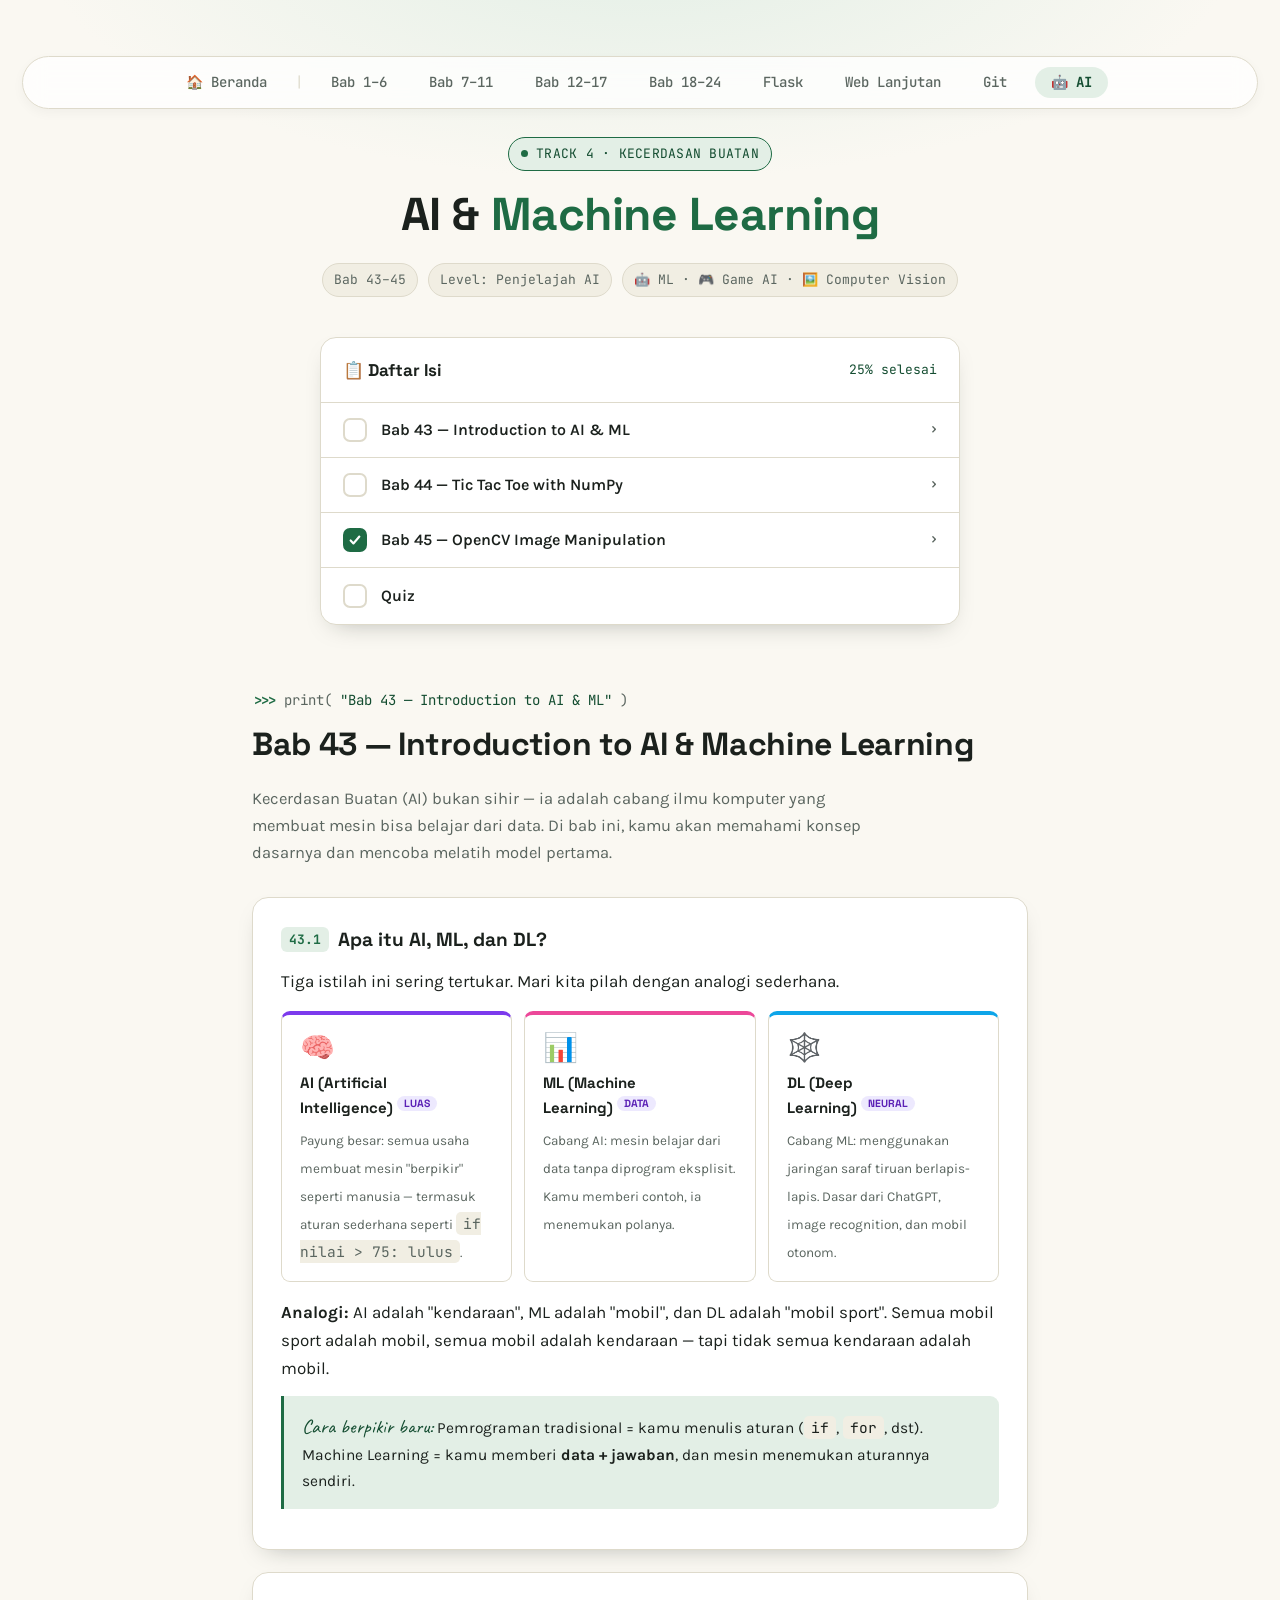
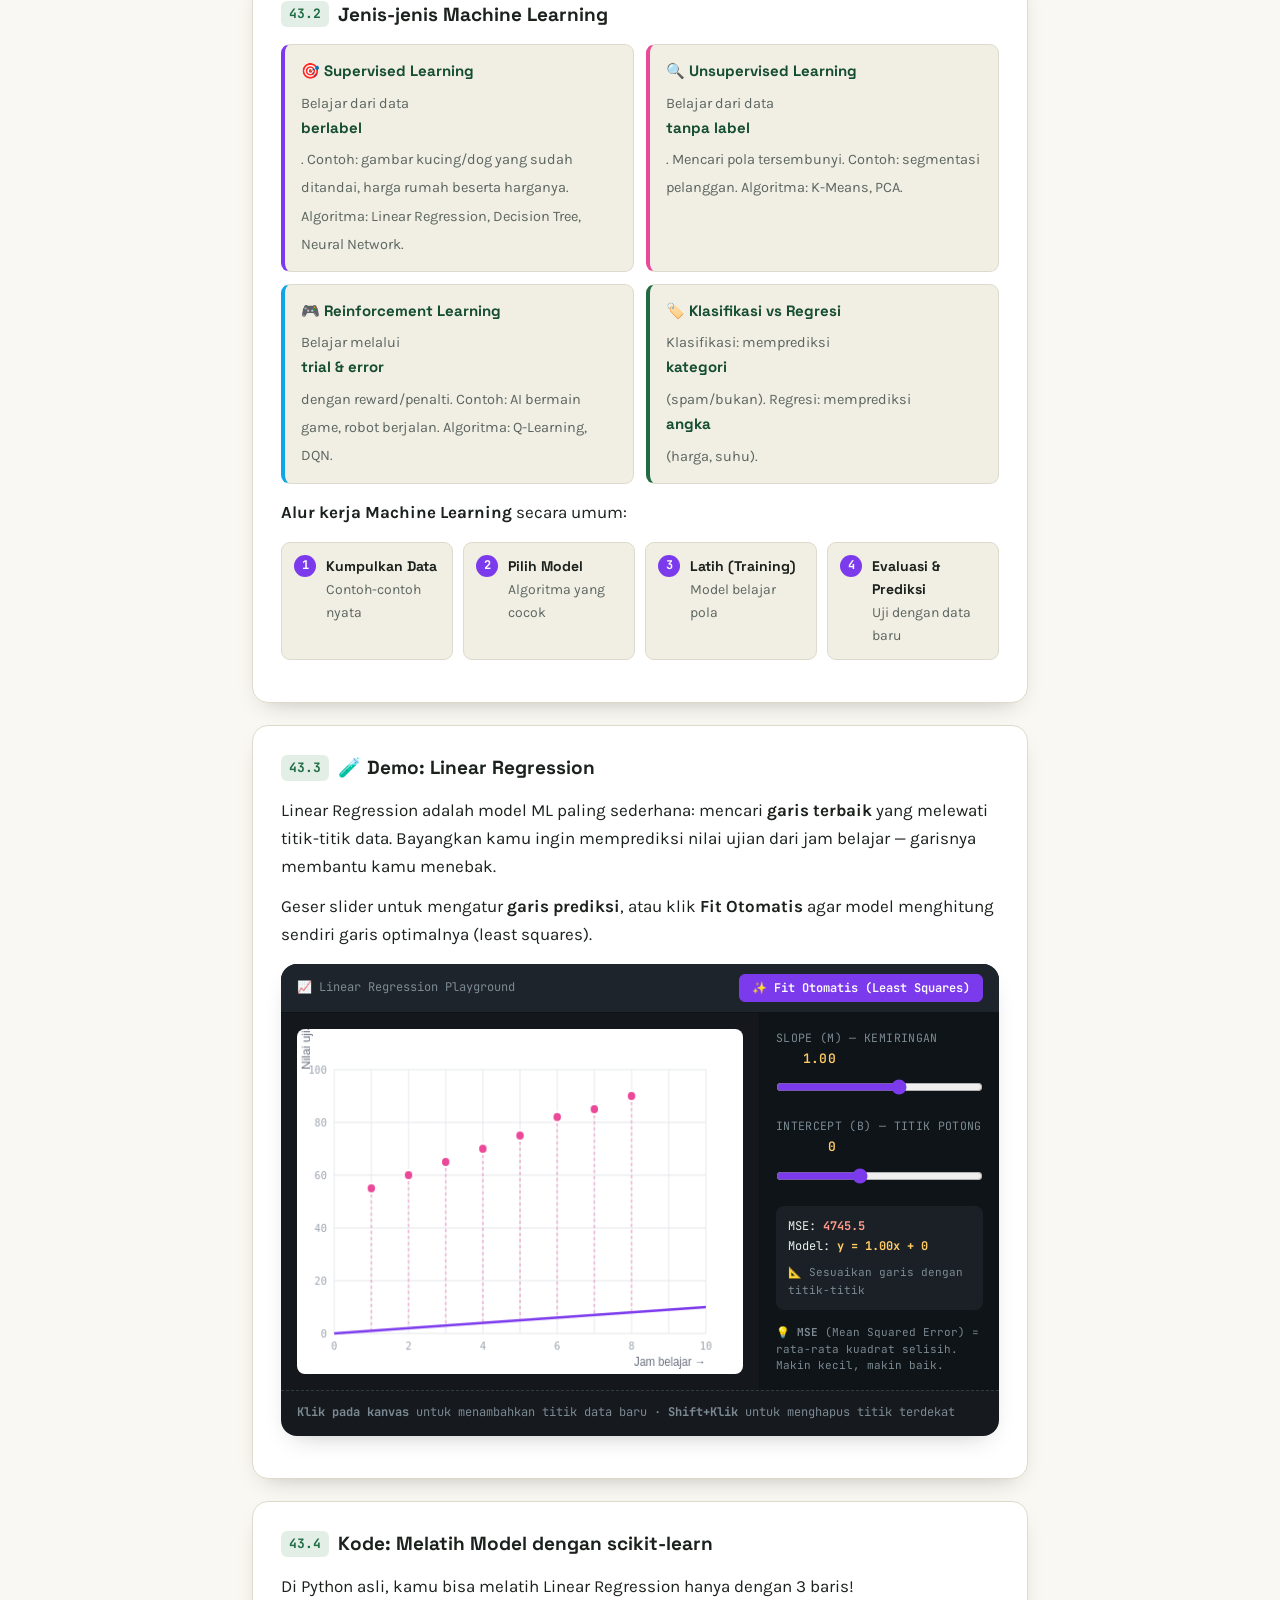
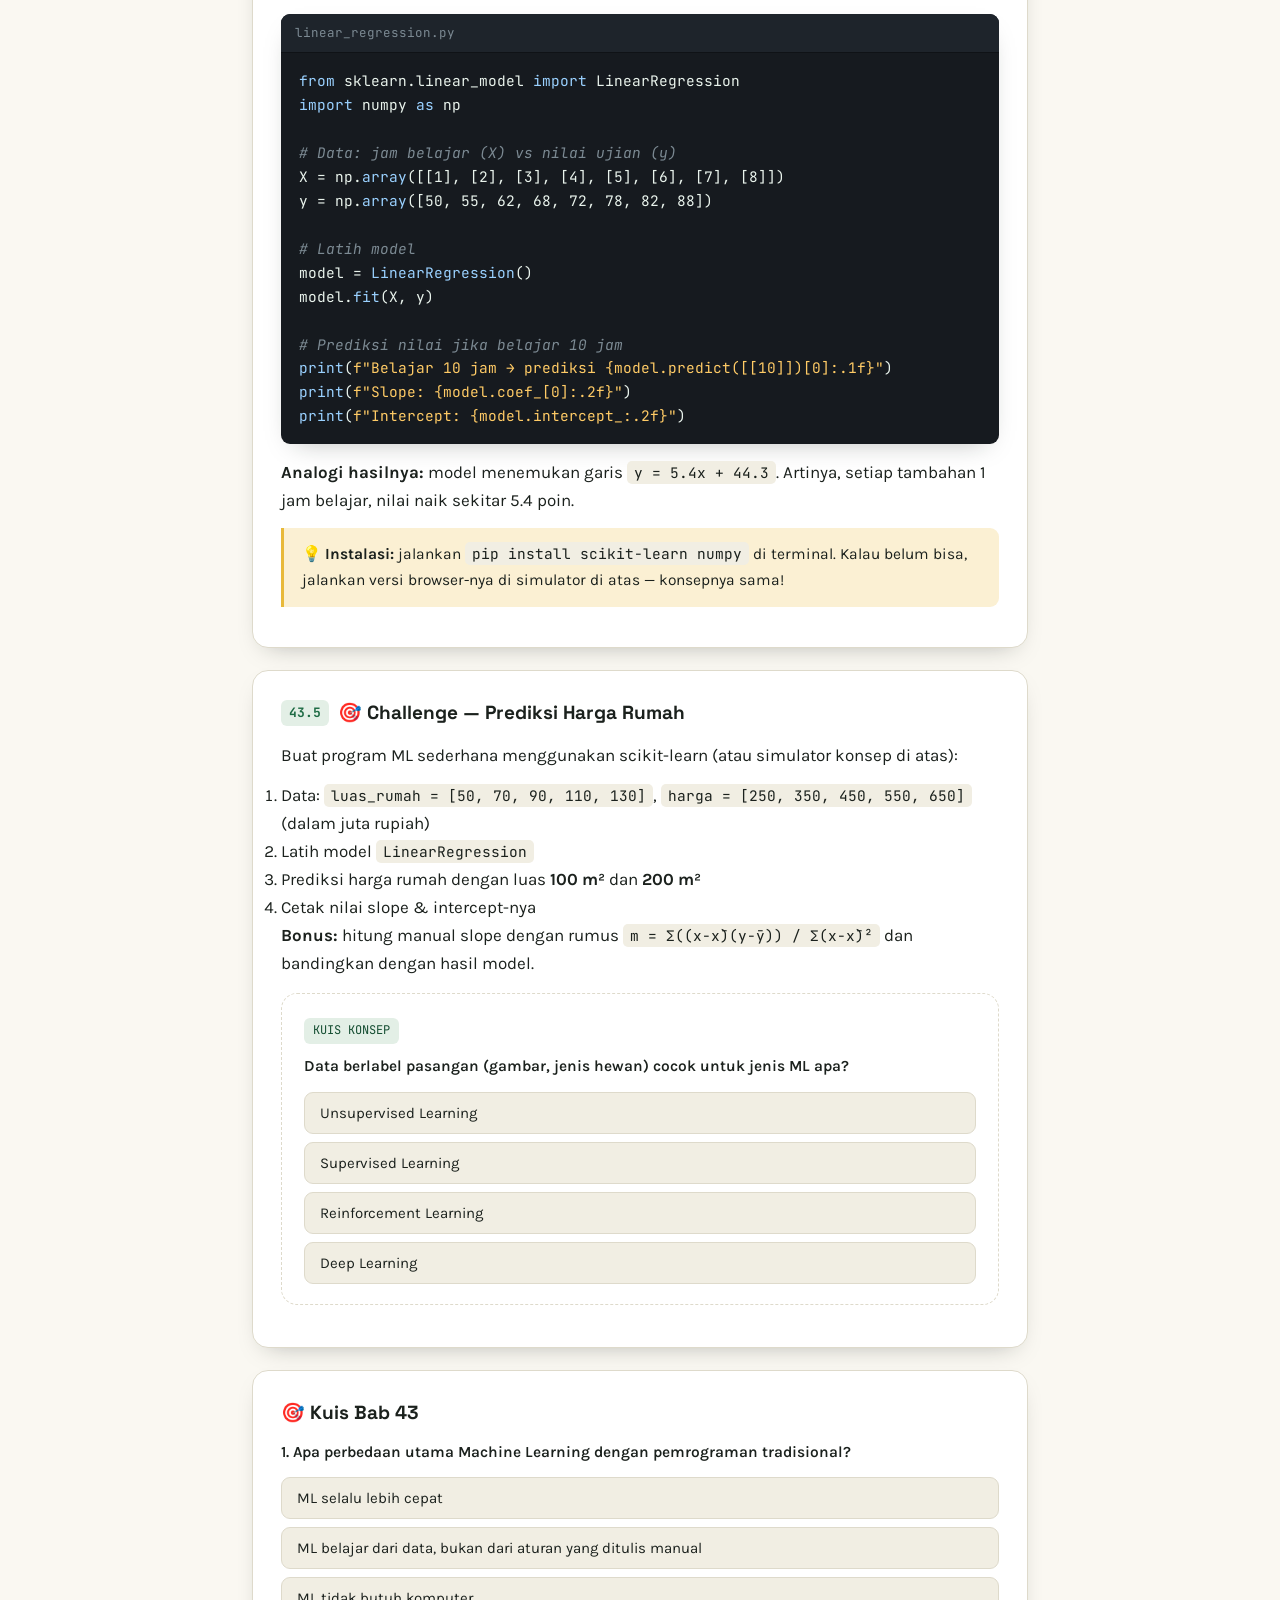
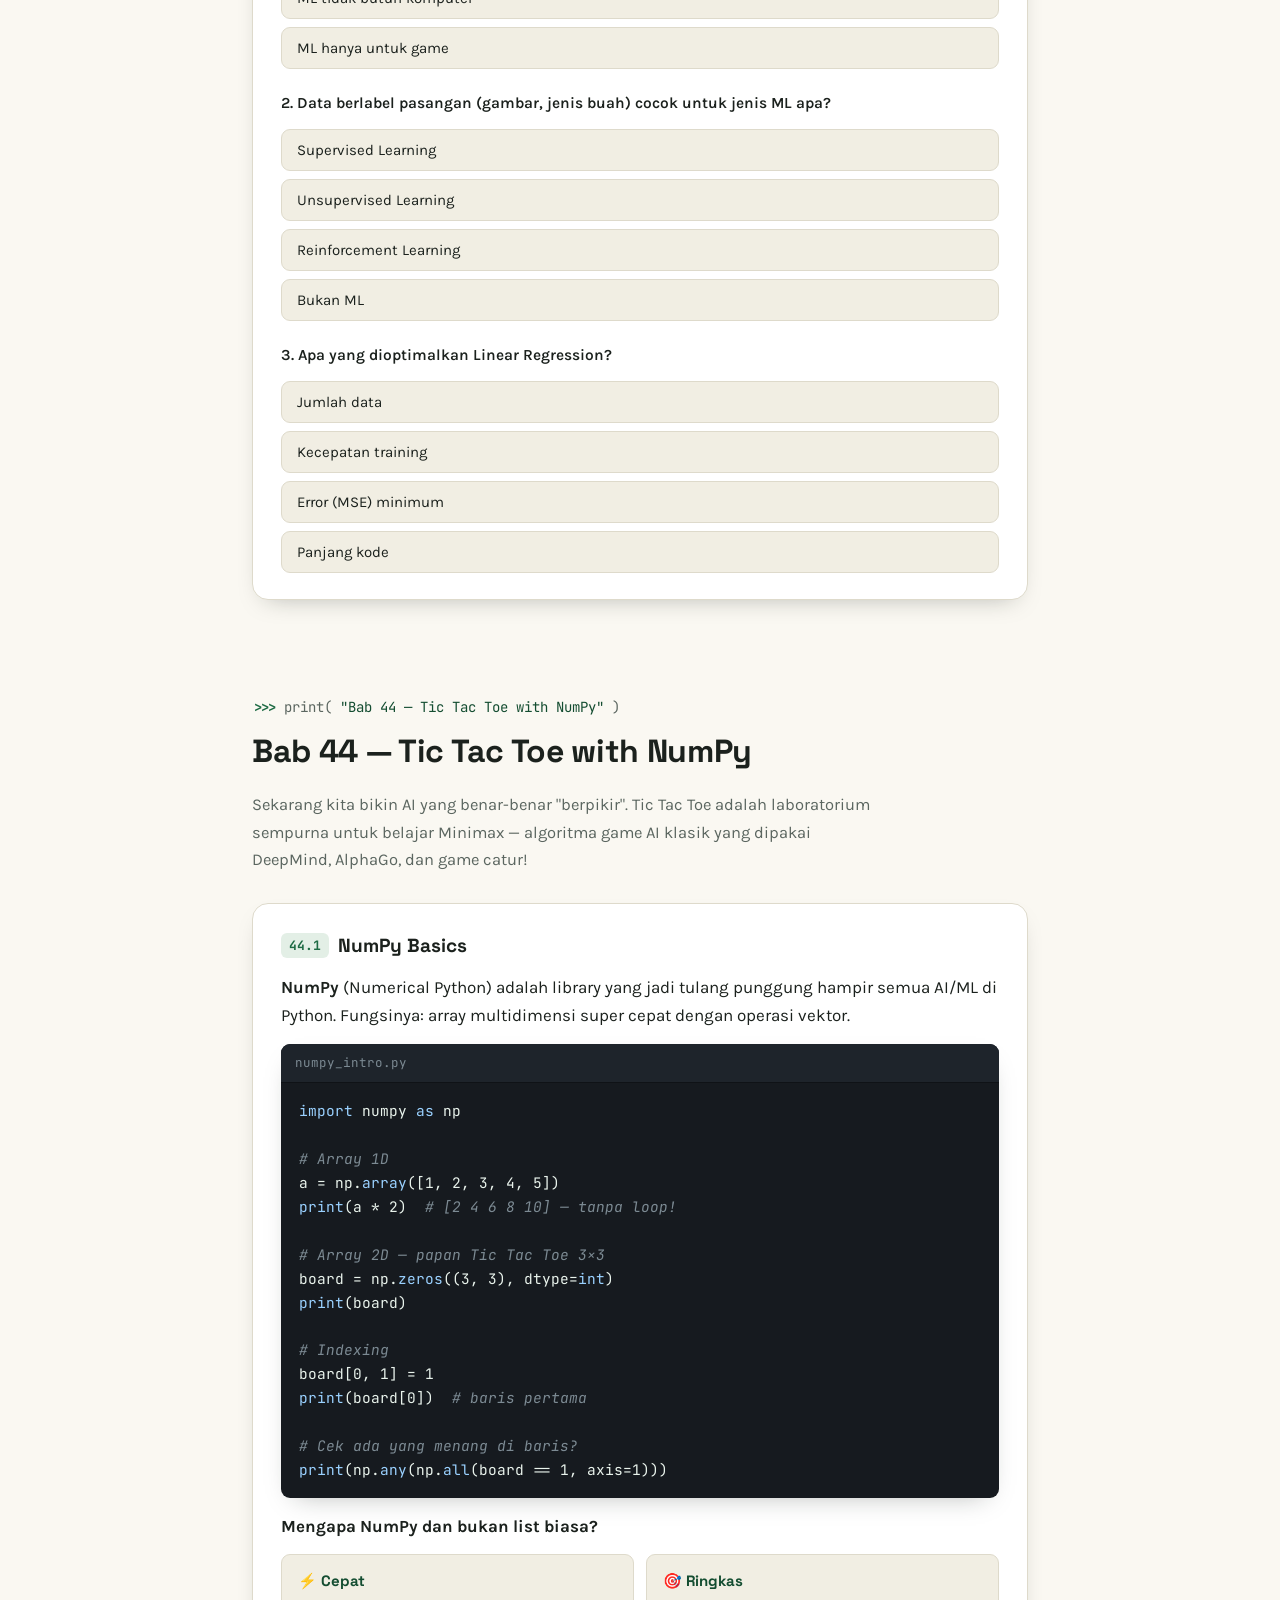
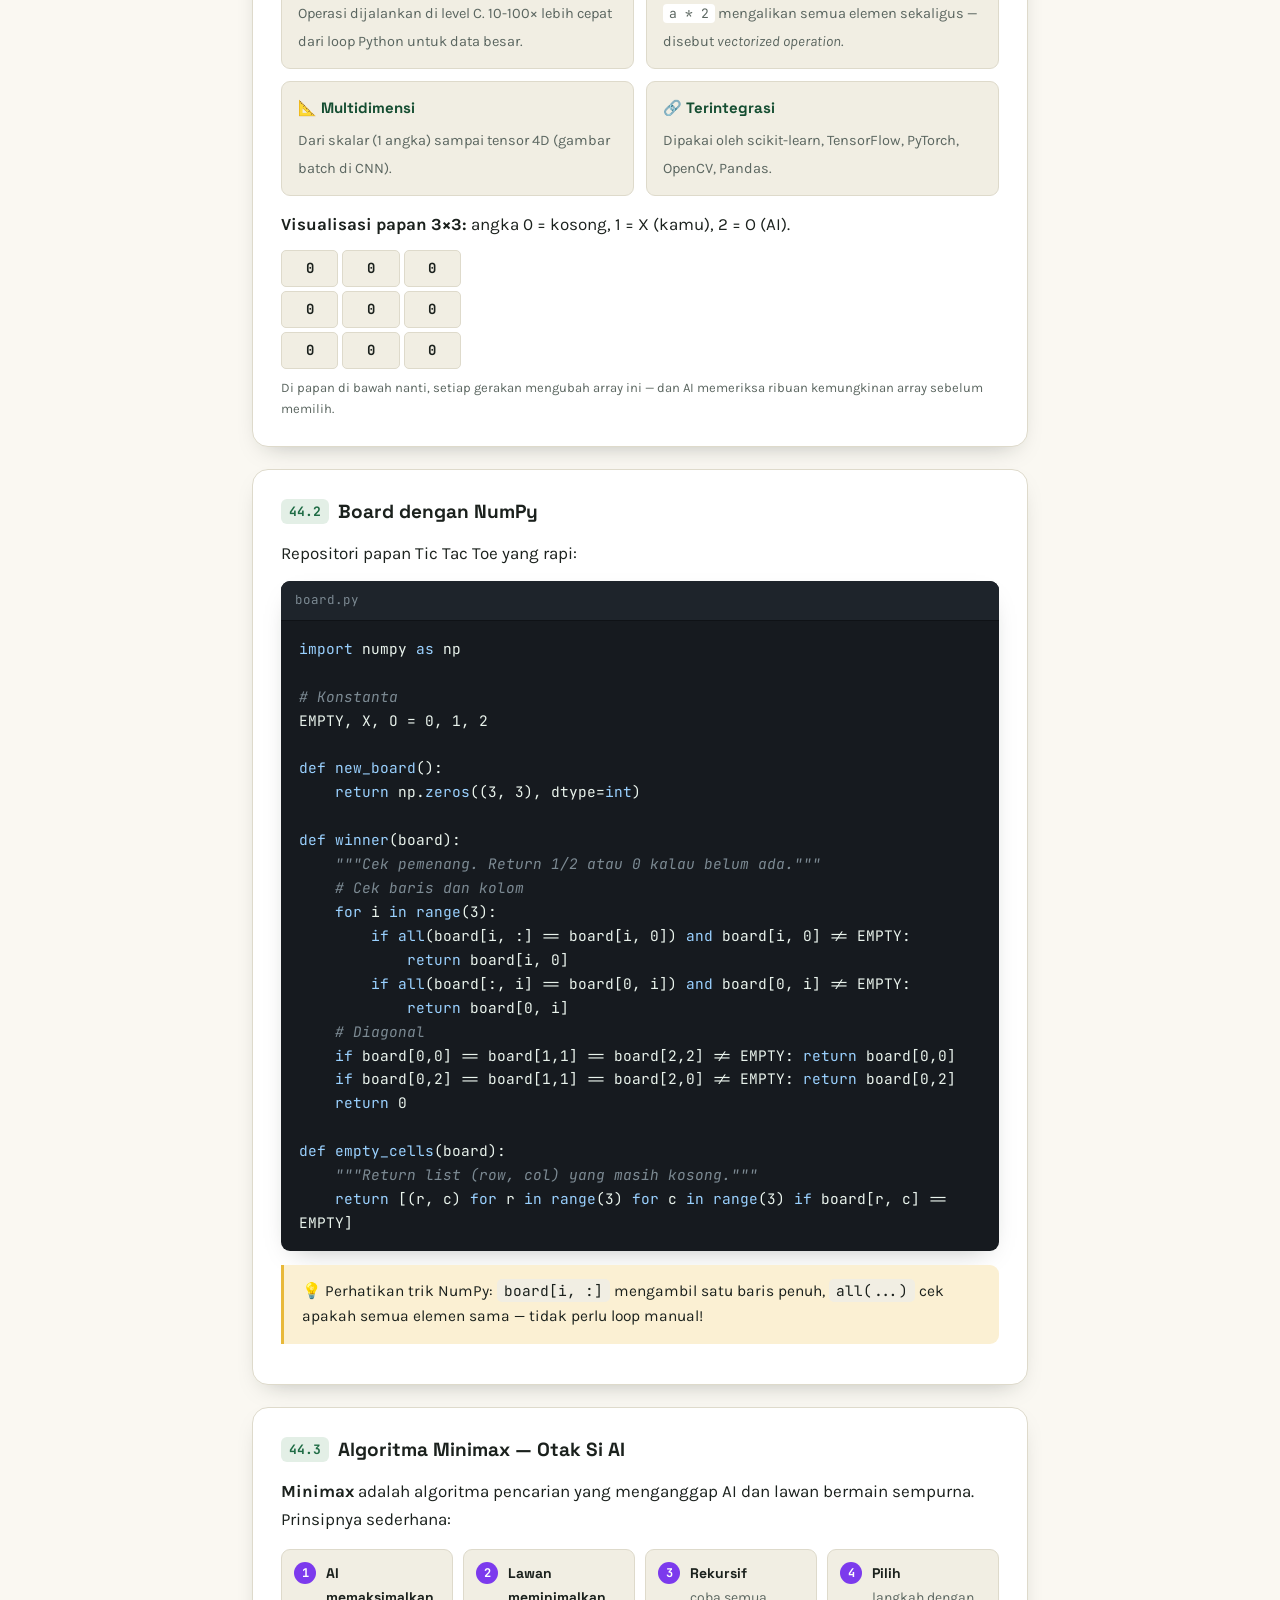
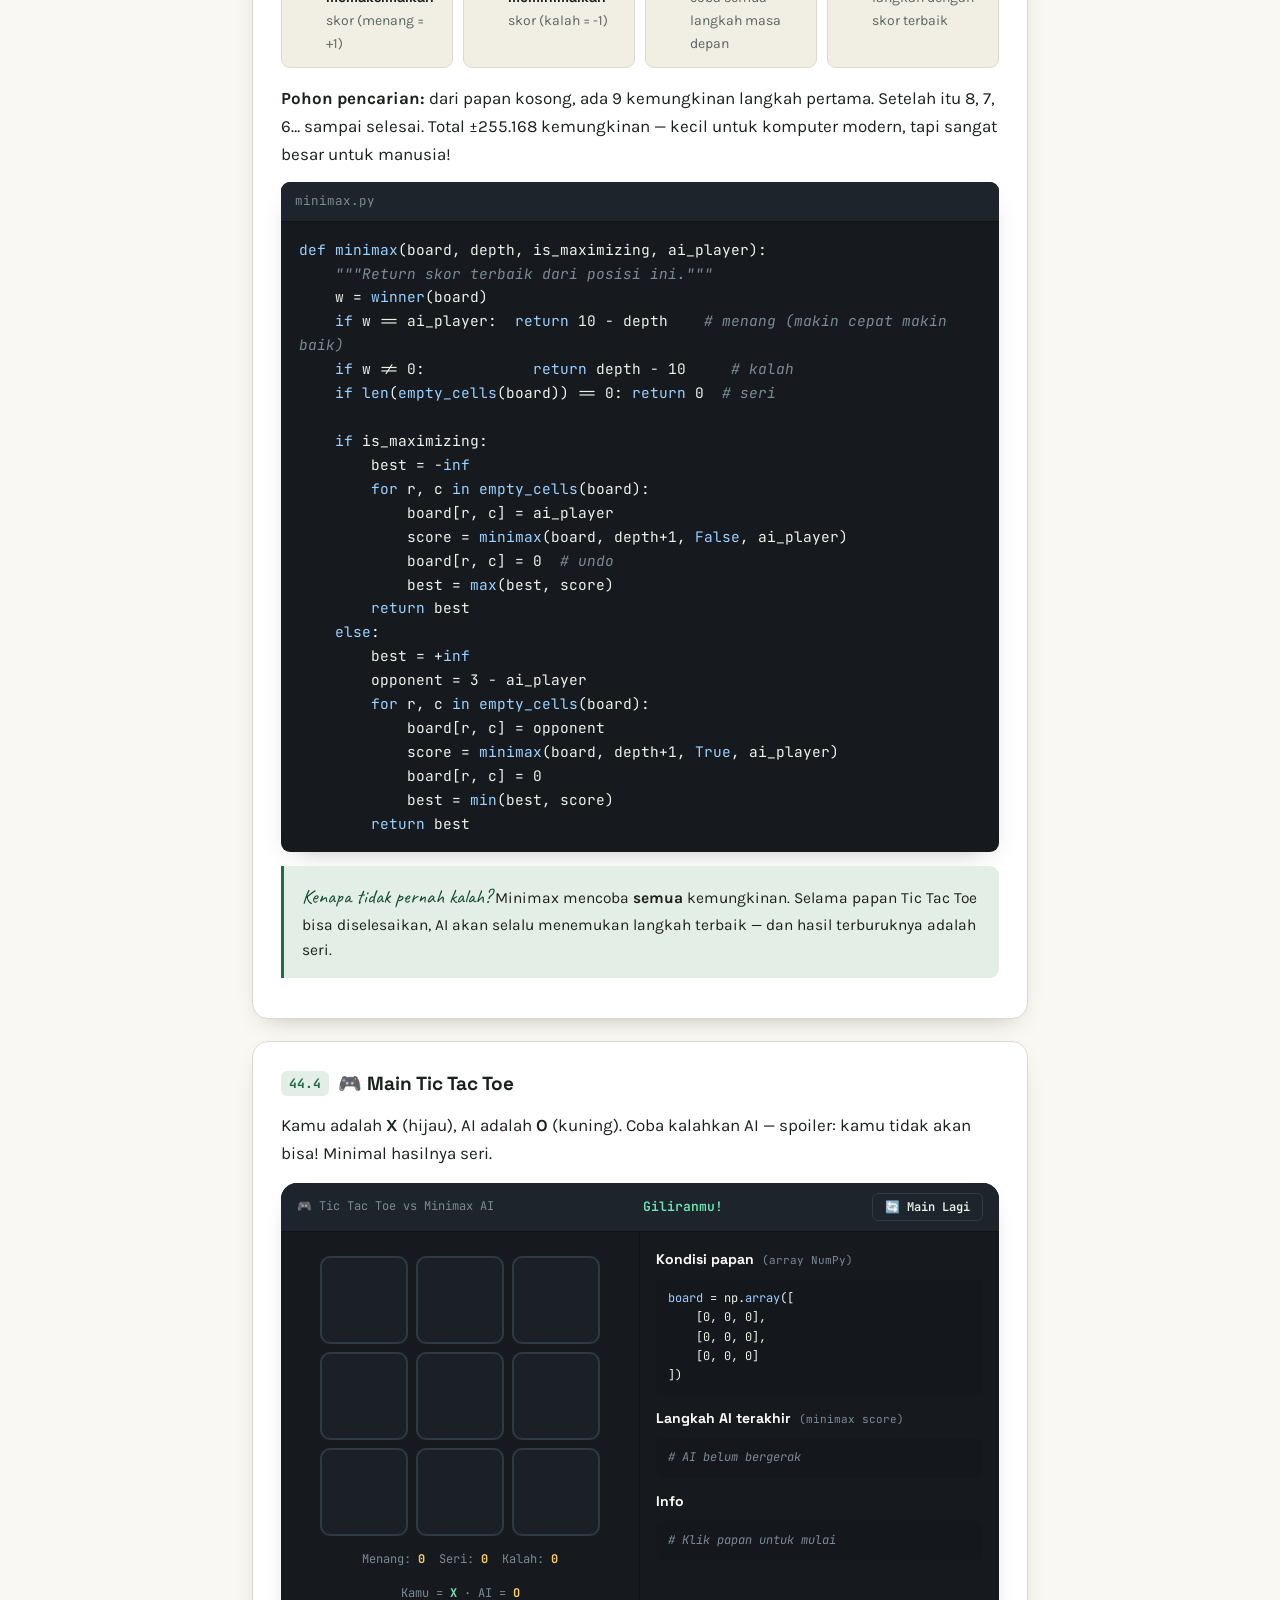
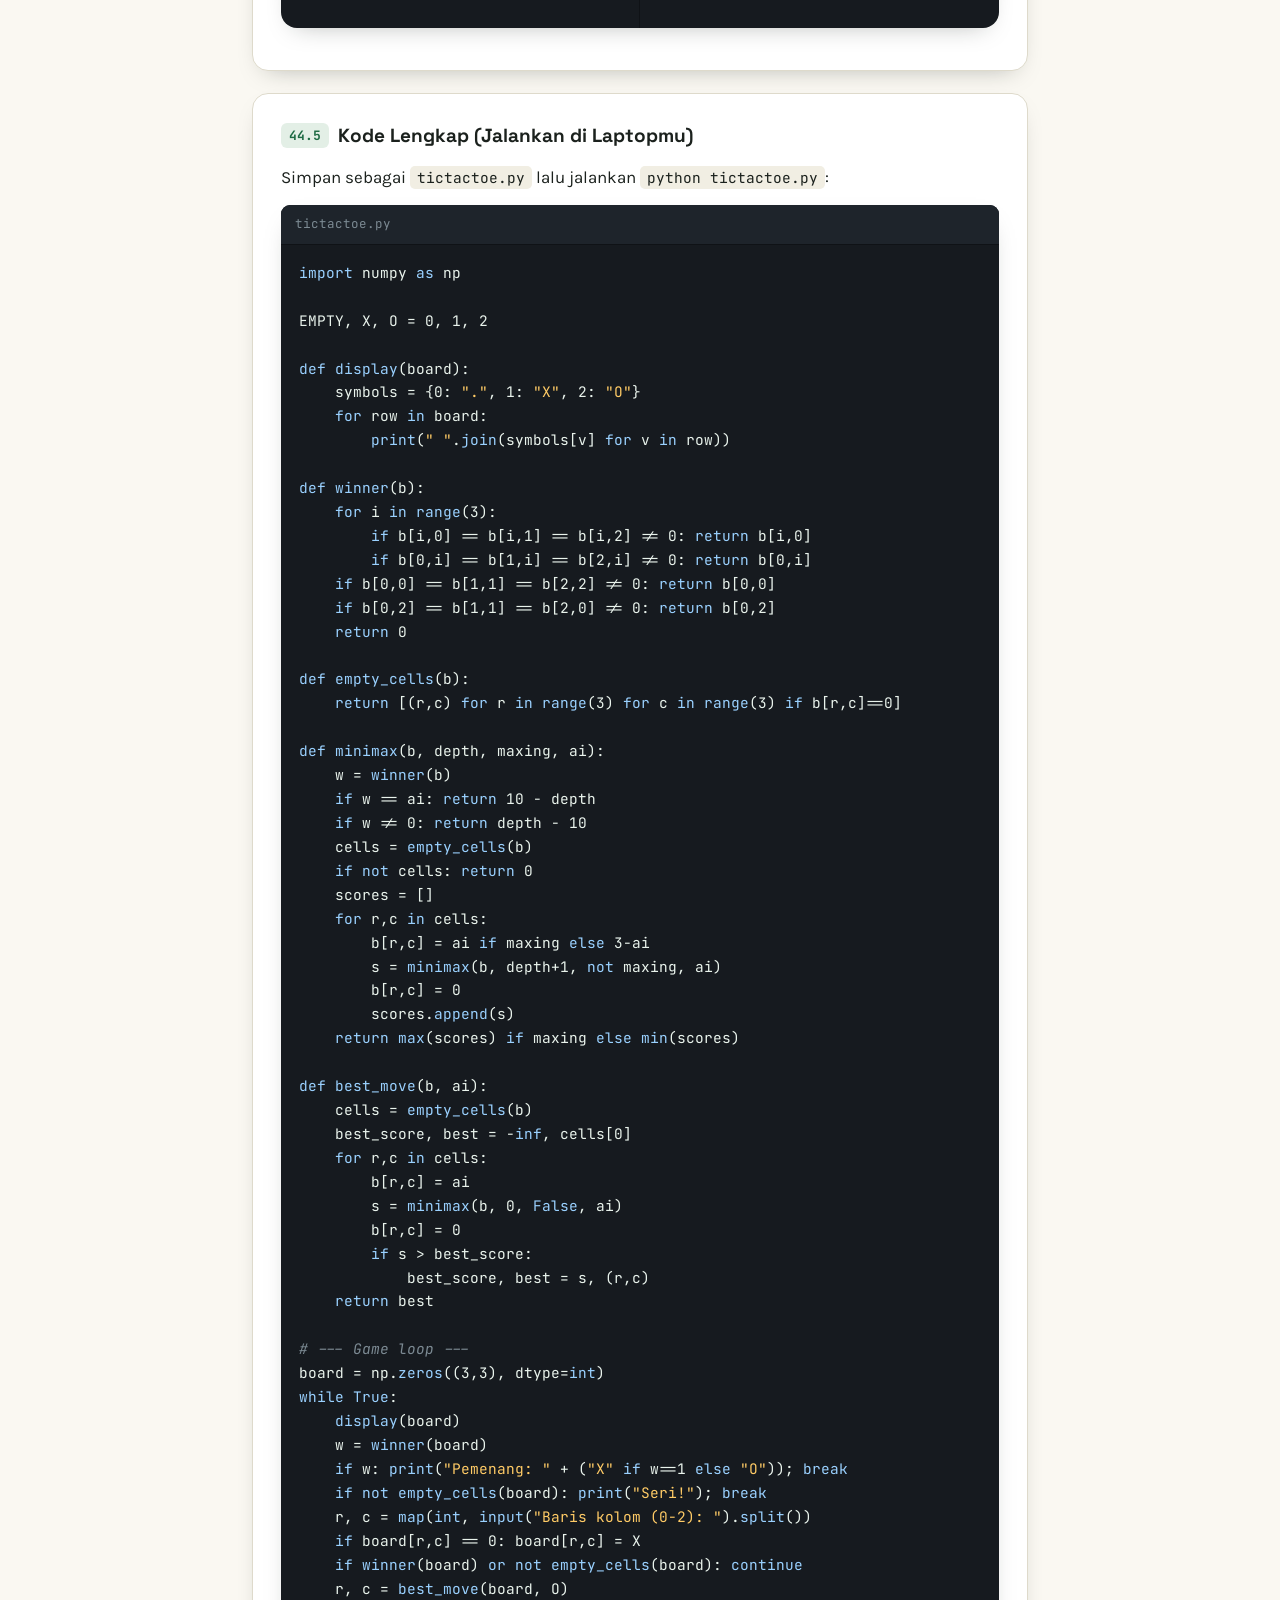
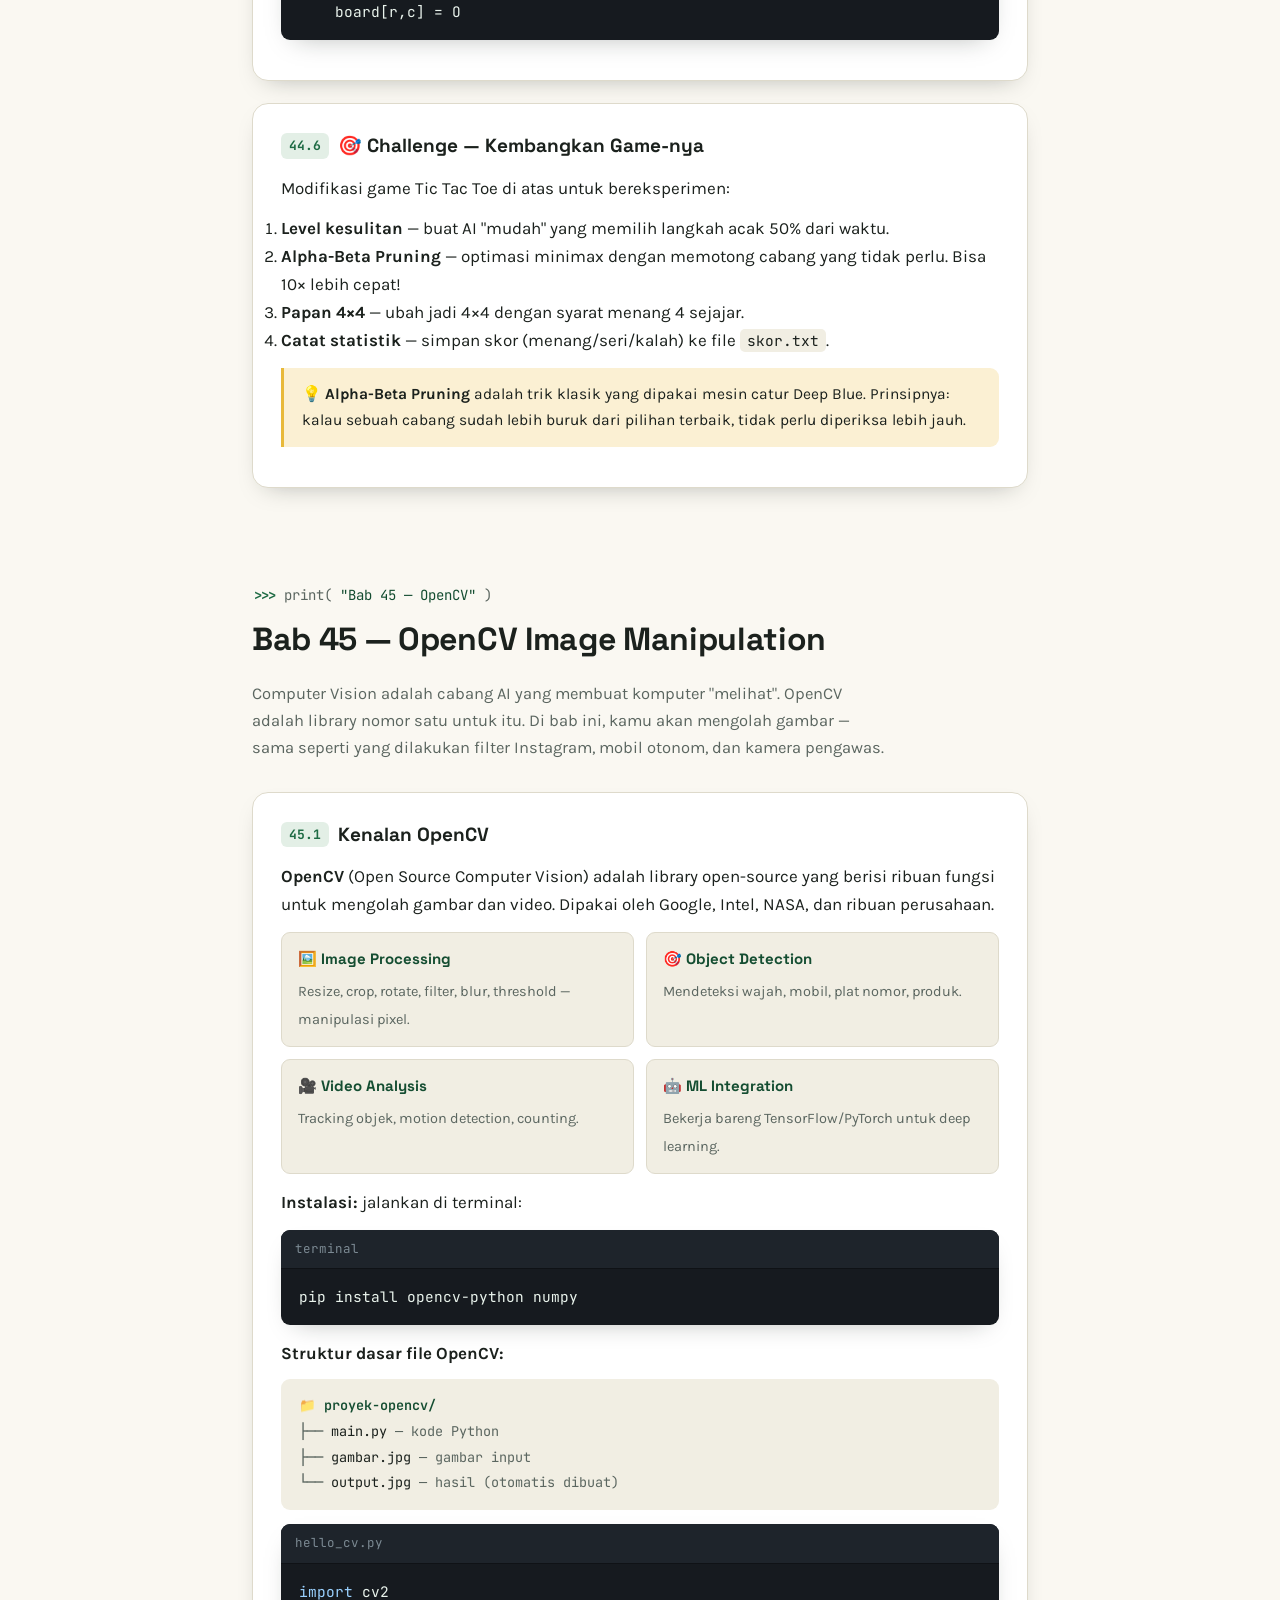
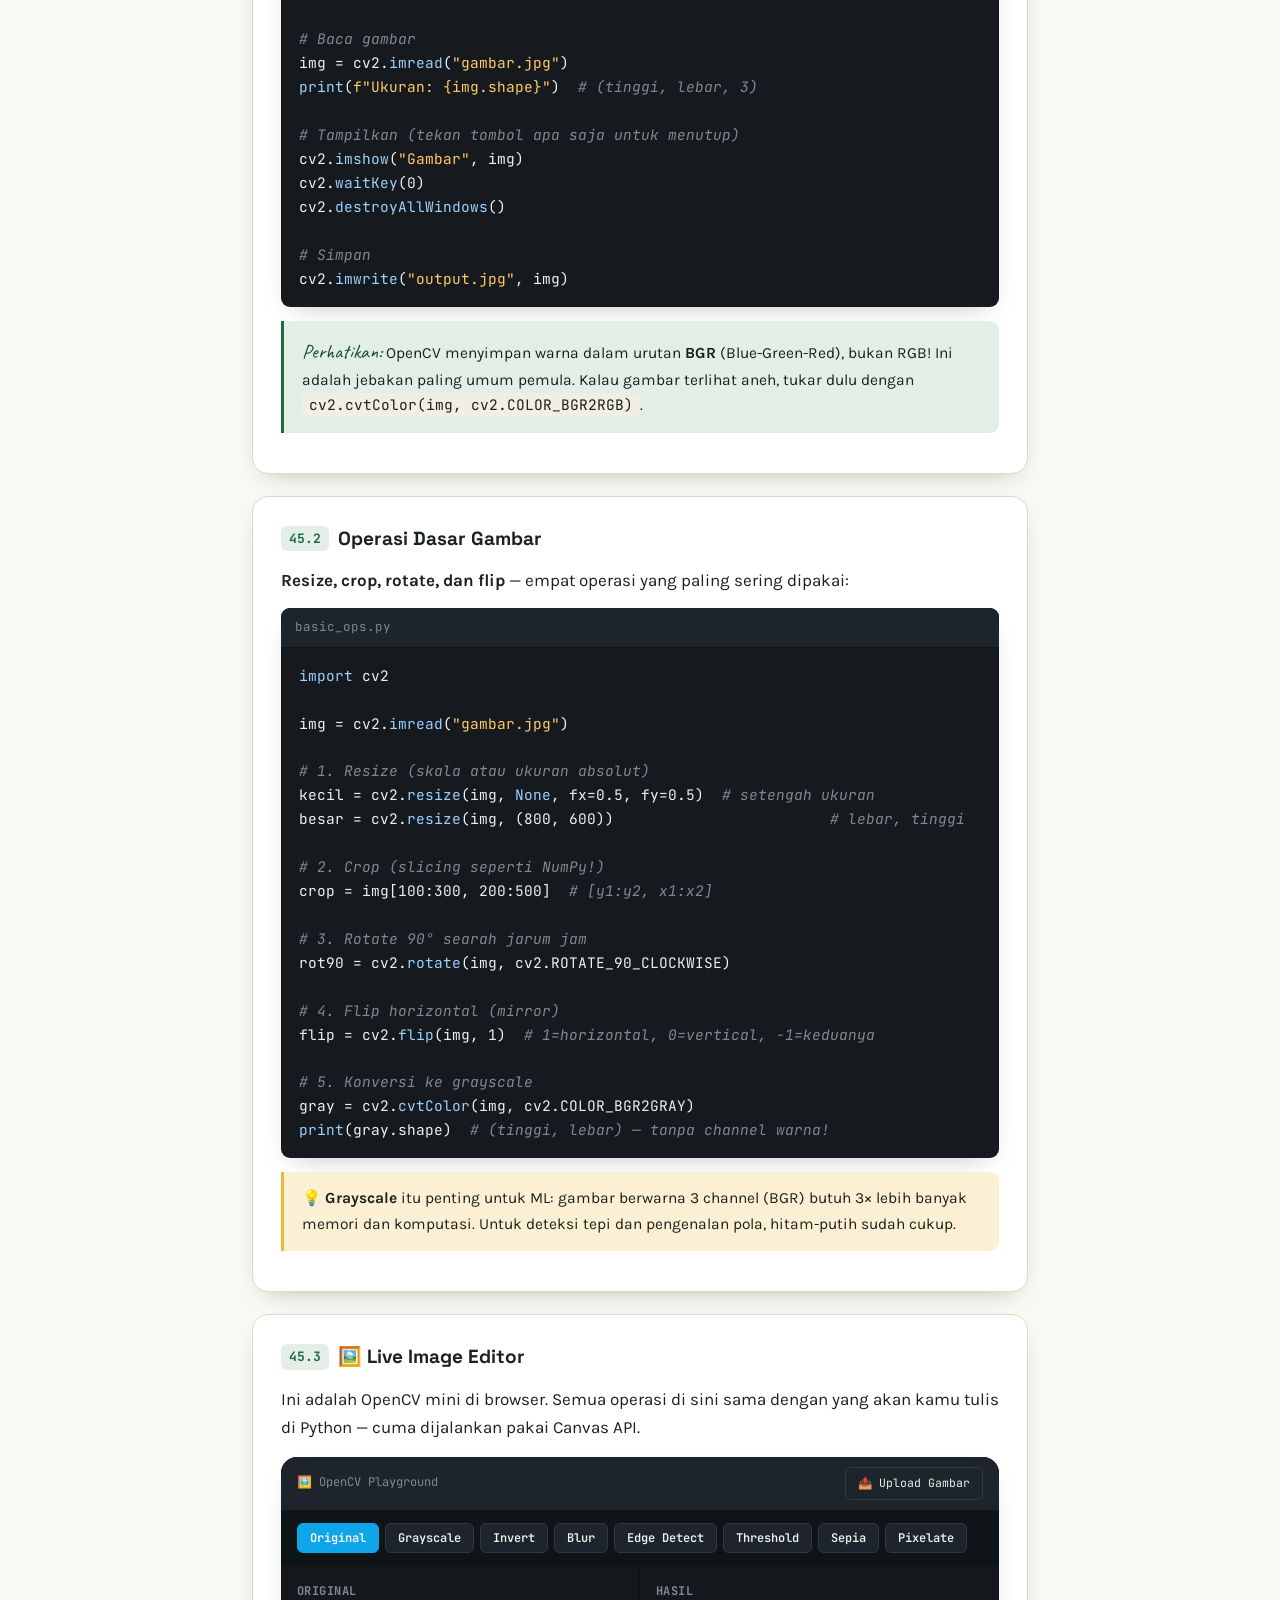
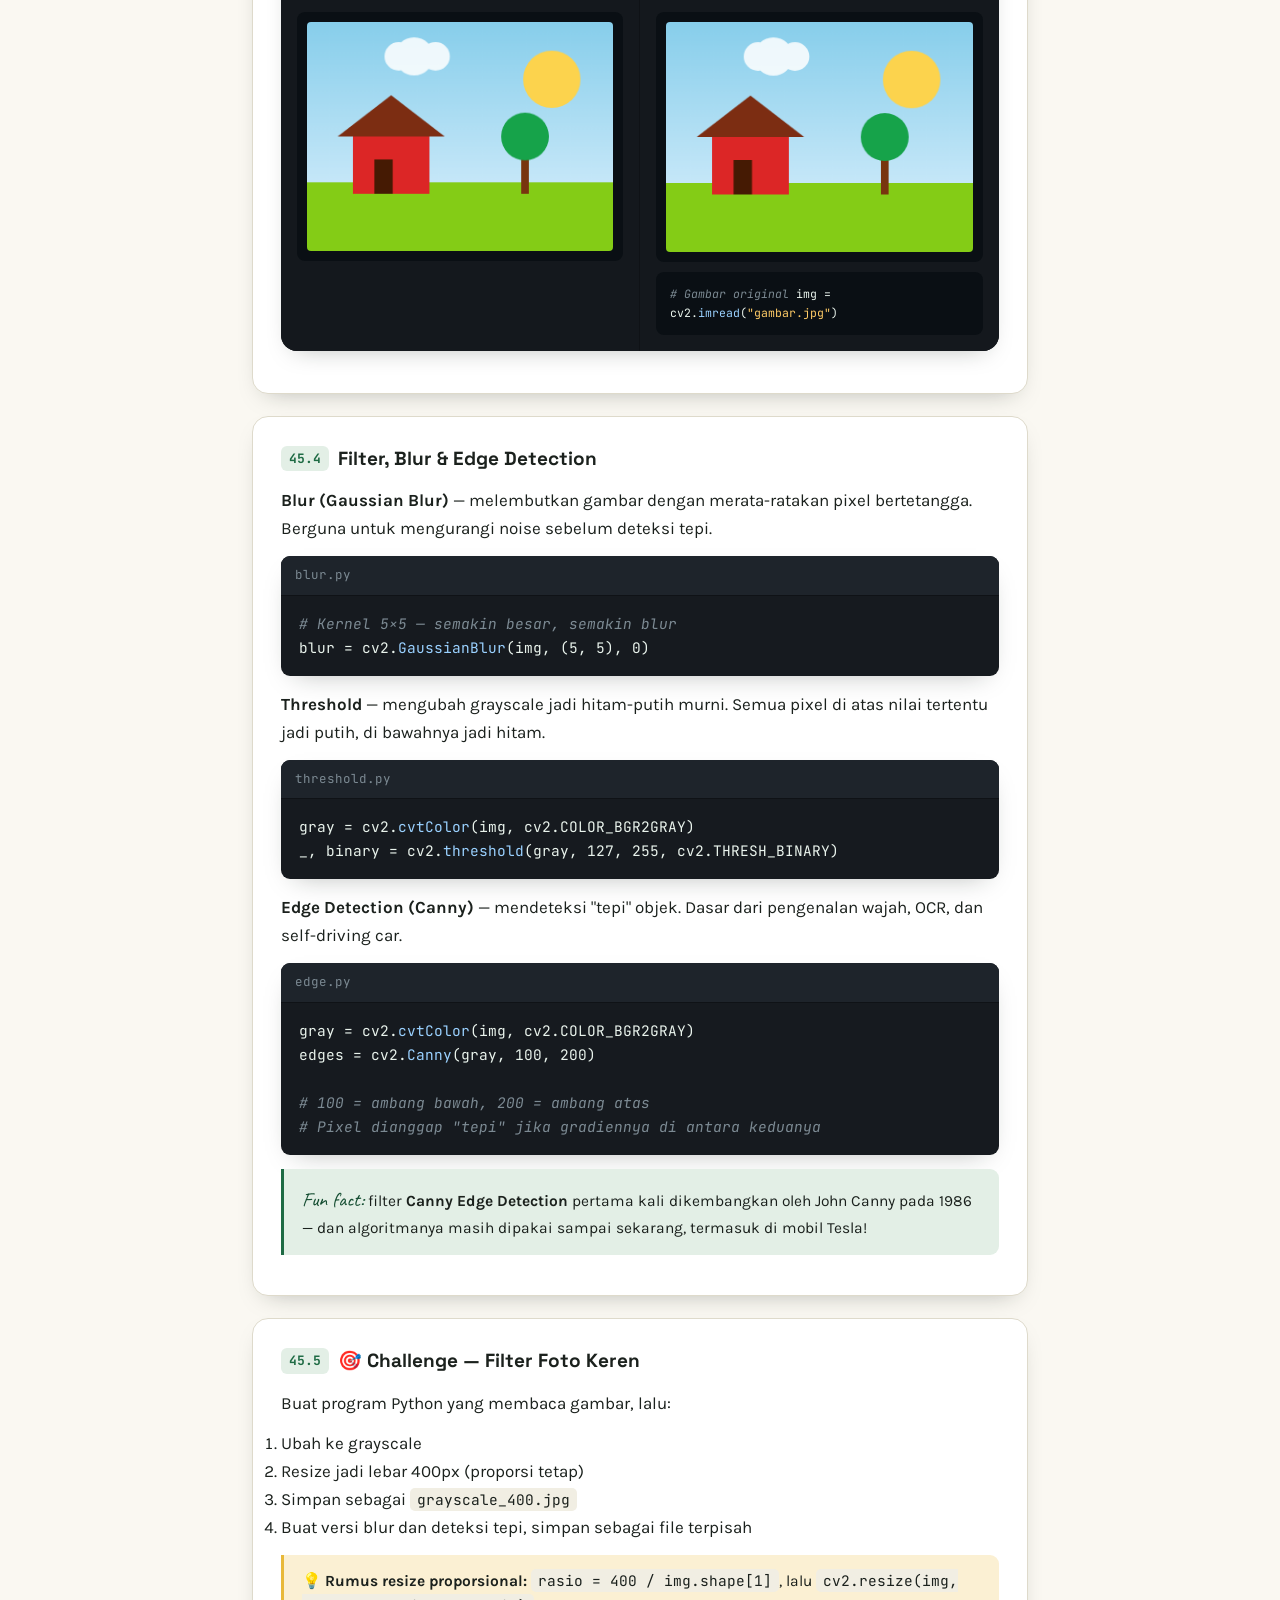
<file: index_bab43_45.html>
<!DOCTYPE html>
<html lang="id">

<head>
    <meta charset="UTF-8">
    <meta name="viewport" content="width=device-width, initial-scale=1.0">
    <title>Modul Ajar Interaktif — AI &amp; Machine Learning (Bab 43–45)</title>
    <link rel="preconnect" href="https://fonts.googleapis.com">
    <link
        href="https://fonts.googleapis.com/css2?family=Space+Grotesk:wght@500;600;700&family=Karla:wght@400;500;600;700&family=JetBrains+Mono:wght@400;500;600;700&family=Caveat:wght@600&display=swap"
        rel="stylesheet">
    <link rel="stylesheet" href="style.css">
    <style>
        /* ===== TOKEN KHUSUS AI ===== */
        :root {
            --ai: #7C3AED;
            --ai-deep: #5B21B6;
            --ai-wash: #EDE9FE;
            --ml: #EC4899;
            --ml-wash: #FCE7F3;
            --nn: #0EA5E9;
            --nn-wash: #E0F2FE;
        }

        /* ===== CONCEPT GRID ===== */
        .concept-grid {
            display: grid;
            grid-template-columns: 1fr 1fr;
            gap: 12px;
            margin: 14px 0;
        }

        .concept-item {
            background: var(--paper-alt);
            border-radius: var(--radius-sm);
            padding: 14px 16px;
            border: 1px solid var(--rule);
        }

        .concept-item b {
            display: block;
            font-family: var(--font-head);
            font-size: 15px;
            margin-bottom: 4px;
            color: var(--forest-deep);
        }

        .concept-item span {
            font-size: 14.5px;
            color: var(--ink-soft);
        }

        .concept-item code {
            font-family: var(--font-code);
            background: #fff;
            padding: 1px 6px;
            border-radius: 4px;
            font-size: 13px;
        }

        /* ===== BADGE ===== */
        .badge-ai {
            background: var(--ai);
            color: #fff;
            padding: 2px 10px;
            border-radius: 12px;
            font-size: 11px;
            font-weight: 600;
        }

        .badge-ml {
            background: var(--ml);
            color: #fff;
            padding: 2px 10px;
            border-radius: 12px;
            font-size: 11px;
            font-weight: 600;
        }

        .badge-cv {
            background: var(--nn);
            color: #fff;
            padding: 2px 10px;
            border-radius: 12px;
            font-size: 11px;
            font-weight: 600;
        }

        /* ===== LINEAR REGRESSION DEMO ===== */
        .lr-wrap {
            background: var(--terminal-bg);
            border-radius: var(--radius);
            overflow: hidden;
            margin: 16px 0;
            box-shadow: var(--shadow);
        }

        .lr-bar {
            display: flex;
            align-items: center;
            justify-content: space-between;
            background: var(--terminal-panel);
            padding: 10px 16px;
            border-bottom: 1px solid #0f1216;
            flex-wrap: wrap;
            gap: 8px;
        }

        .lr-bar .label {
            font-family: var(--font-code);
            font-size: 12px;
            color: var(--terminal-comment);
        }

        .lr-bar button {
            font-family: var(--font-code);
            font-size: 12px;
            font-weight: 600;
            background: var(--terminal-panel);
            color: var(--terminal-text);
            border: 1px solid #303a42;
            padding: 5px 12px;
            border-radius: 6px;
            cursor: pointer;
            transition: background .15s;
        }

        .lr-bar button:hover {
            background: #2a3340;
        }

        .lr-bar button.primary {
            background: var(--ai);
            color: #fff;
            border-color: var(--ai);
        }

        .lr-body {
            display: grid;
            grid-template-columns: 1fr 240px;
            gap: 0;
        }

        @media (max-width: 720px) {
            .lr-body {
                grid-template-columns: 1fr;
            }
        }

        .lr-canvas-wrap {
            background: #14181D;
            padding: 16px;
            display: flex;
            justify-content: center;
        }

        .lr-canvas-wrap canvas {
            background: #fff;
            border-radius: 8px;
            max-width: 100%;
            height: auto;
            cursor: crosshair;
        }

        .lr-controls {
            background: #0F1418;
            padding: 16px;
            border-left: 1px solid #0f1216;
            display: flex;
            flex-direction: column;
            gap: 14px;
        }

        .lr-control-group label {
            display: block;
            font-family: var(--font-code);
            font-size: 11.5px;
            color: var(--terminal-comment);
            margin-bottom: 6px;
            letter-spacing: .03em;
            text-transform: uppercase;
        }

        .lr-control-group input[type="range"] {
            width: 100%;
            accent-color: var(--ai);
        }

        .lr-control-group .val {
            color: var(--terminal-string);
            font-family: var(--font-code);
            font-size: 13px;
            font-weight: 600;
            display: inline-block;
            min-width: 60px;
            text-align: right;
        }

        .lr-stats {
            background: #1A2026;
            border-radius: 8px;
            padding: 10px 12px;
            font-family: var(--font-code);
            font-size: 12px;
            color: var(--terminal-text);
            line-height: 1.7;
        }

        .lr-stats b {
            color: var(--terminal-string);
        }

        .lr-stats .mse {
            color: #FF9A8B;
            font-weight: 700;
        }

        .lr-stats .good {
            color: #6EE7B7;
        }

        .lr-hint {
            font-size: 12px;
            color: var(--terminal-comment);
            font-family: var(--font-code);
            padding: 0 16px 14px;
            border-top: 1px dashed #303a42;
            padding-top: 12px;
        }

        /* ===== TIC TAC TOE ===== */
        .ttt-wrap {
            background: var(--terminal-bg);
            border-radius: var(--radius);
            overflow: hidden;
            margin: 16px 0;
            box-shadow: var(--shadow);
        }

        .ttt-bar {
            display: flex;
            align-items: center;
            justify-content: space-between;
            background: var(--terminal-panel);
            padding: 10px 16px;
            border-bottom: 1px solid #0f1216;
            flex-wrap: wrap;
            gap: 8px;
        }

        .ttt-bar .label {
            font-family: var(--font-code);
            font-size: 12px;
            color: var(--terminal-comment);
        }

        .ttt-bar .status {
            font-family: var(--font-code);
            font-size: 13px;
            color: var(--terminal-string);
            font-weight: 600;
        }

        .ttt-bar button {
            font-family: var(--font-code);
            font-size: 12px;
            font-weight: 600;
            background: var(--terminal-panel);
            color: var(--terminal-text);
            border: 1px solid #303a42;
            padding: 5px 12px;
            border-radius: 6px;
            cursor: pointer;
        }

        .ttt-bar button:hover {
            background: #2a3340;
        }

        .ttt-main {
            display: grid;
            grid-template-columns: 1fr 1fr;
            gap: 0;
        }

        @media (max-width: 720px) {
            .ttt-main {
                grid-template-columns: 1fr;
            }
        }

        .ttt-board-wrap {
            padding: 24px;
            display: flex;
            flex-direction: column;
            align-items: center;
            gap: 14px;
            border-right: 1px solid #0f1216;
        }

        .ttt-board {
            display: grid;
            grid-template-columns: repeat(3, 88px);
            grid-template-rows: repeat(3, 88px);
            gap: 8px;
        }

        .ttt-cell {
            background: #1A2026;
            border: 2px solid #303a42;
            border-radius: 10px;
            display: flex;
            align-items: center;
            justify-content: center;
            font-family: var(--font-head);
            font-size: 42px;
            font-weight: 700;
            cursor: pointer;
            transition: background .15s, border-color .15s, transform .1s;
            color: #fff;
        }

        .ttt-cell:hover:not(.taken) {
            background: #232C33;
            border-color: var(--ai);
            transform: scale(1.02);
        }

        .ttt-cell.taken {
            cursor: not-allowed;
        }

        .ttt-cell.x {
            color: #6EE7B7;
        }

        .ttt-cell.o {
            color: var(--terminal-string);
        }

        .ttt-cell.win {
            background: #1F5C43;
            border-color: #6EE7B7;
        }

        .ttt-cell.thinking {
            animation: tttPulse 1s ease infinite;
        }

        @keyframes tttPulse {
            50% { border-color: var(--terminal-string); }
        }

        .ttt-info {
            font-family: var(--font-code);
            font-size: 12px;
            color: var(--terminal-comment);
            text-align: center;
        }

        .ttt-side {
            padding: 16px;
            overflow-y: auto;
            max-height: 420px;
        }

        .ttt-side h5 {
            font-family: var(--font-head);
            font-size: 14px;
            color: #fff;
            margin: 0 0 8px;
            display: flex;
            gap: 8px;
            align-items: baseline;
        }

        .ttt-side h5 small {
            font-family: var(--font-code);
            font-size: 11px;
            color: var(--terminal-comment);
            font-weight: 400;
        }

        .ttt-side pre {
            background: #14181D;
            border-radius: 8px;
            padding: 10px 12px;
            font-family: var(--font-code);
            font-size: 12px;
            color: var(--terminal-text);
            margin: 0 0 12px;
            overflow-x: auto;
            line-height: 1.6;
        }

        .ttt-side pre .c { color: var(--terminal-comment); font-style: italic; }
        .ttt-side pre .s { color: var(--terminal-string); }
        .ttt-side pre .k { color: #9AD1FF; }

        .ttt-score {
            display: flex;
            gap: 14px;
            font-family: var(--font-code);
            font-size: 12px;
            color: var(--terminal-comment);
        }

        .ttt-score b {
            color: var(--terminal-string);
        }

        /* ===== OPENCV DEMO ===== */
        .cv-wrap {
            background: var(--terminal-bg);
            border-radius: var(--radius);
            overflow: hidden;
            margin: 16px 0;
            box-shadow: var(--shadow);
        }

        .cv-bar {
            display: flex;
            align-items: center;
            justify-content: space-between;
            background: var(--terminal-panel);
            padding: 10px 16px;
            border-bottom: 1px solid #0f1216;
            flex-wrap: wrap;
            gap: 8px;
        }

        .cv-bar .label {
            font-family: var(--font-code);
            font-size: 12px;
            color: var(--terminal-comment);
        }

        .cv-ops {
            display: flex;
            gap: 6px;
            flex-wrap: wrap;
            padding: 12px 16px;
            background: #0F1418;
            border-bottom: 1px solid #0f1216;
        }

        .cv-op {
            font-family: var(--font-code);
            font-size: 12px;
            font-weight: 600;
            background: #1E242B;
            color: var(--terminal-text);
            border: 1px solid #303a42;
            padding: 6px 12px;
            border-radius: 6px;
            cursor: pointer;
            transition: all .15s;
            white-space: nowrap;
        }

        .cv-op:hover {
            background: #2A3340;
            border-color: #4A5764;
        }

        .cv-op.active {
            background: var(--nn);
            color: #fff;
            border-color: var(--nn);
        }

        .cv-body {
            display: grid;
            grid-template-columns: 1fr 1fr;
            gap: 0;
            background: #14181D;
        }

        @media (max-width: 720px) {
            .cv-body {
                grid-template-columns: 1fr;
            }
        }

        .cv-panel {
            padding: 16px;
            display: flex;
            flex-direction: column;
            gap: 10px;
        }

        .cv-panel:first-child {
            border-right: 1px solid #0f1216;
        }

        .cv-panel h5 {
            font-family: var(--font-code);
            font-size: 12px;
            color: var(--terminal-comment);
            margin: 0;
            text-transform: uppercase;
            letter-spacing: .04em;
        }

        .cv-canvas-wrap {
            background: #0A0F14;
            border-radius: 8px;
            padding: 10px;
            display: flex;
            align-items: center;
            justify-content: center;
            min-height: 240px;
        }

        .cv-canvas-wrap canvas {
            max-width: 100%;
            height: auto;
            border-radius: 4px;
        }

        .cv-param {
            display: flex;
            align-items: center;
            gap: 10px;
            font-family: var(--font-code);
            font-size: 12px;
            color: var(--terminal-text);
        }

        .cv-param input[type="range"] {
            flex: 1;
            accent-color: var(--nn);
        }

        .cv-param .val {
            color: var(--terminal-string);
            min-width: 40px;
            text-align: right;
        }

        .cv-code {
            background: #0A0F14;
            border-radius: 8px;
            padding: 12px 14px;
            font-family: var(--font-code);
            font-size: 11.5px;
            color: var(--terminal-text);
            overflow-x: auto;
            line-height: 1.7;
            margin-top: auto;
        }

        .cv-code .c { color: var(--terminal-comment); font-style: italic; }
        .cv-code .s { color: var(--terminal-string); }
        .cv-code .k { color: #9AD1FF; }
        .cv-code .n { color: #C792EA; }

        .cv-upload {
            font-family: var(--font-code);
            font-size: 11.5px;
            background: #1E242B;
            color: var(--terminal-text);
            border: 1px solid #303a42;
            padding: 6px 12px;
            border-radius: 6px;
            cursor: pointer;
        }

        .cv-upload:hover {
            background: #2A3340;
        }

        .cv-upload input {
            display: none;
        }

        /* ===== FLOW / STEPS ===== */
        .flow {
            list-style: none;
            padding: 0;
            margin: 16px 0;
            display: grid;
            grid-template-columns: repeat(4, 1fr);
            gap: 10px;
            counter-reset: flow;
        }

        .flow li {
            counter-increment: flow;
            background: var(--paper-alt);
            border: 1px solid var(--rule);
            border-radius: var(--radius-sm);
            padding: 12px 12px 12px 44px;
            position: relative;
            font-size: 14px;
            color: var(--ink-soft);
        }

        .flow li::before {
            content: counter(flow);
            position: absolute;
            left: 12px;
            top: 12px;
            width: 22px;
            height: 22px;
            border-radius: 50%;
            background: var(--ai);
            color: #fff;
            font-family: var(--font-code);
            font-size: 12px;
            font-weight: 700;
            display: flex;
            align-items: center;
            justify-content: center;
        }

        .flow li b {
            display: block;
            color: var(--ink);
            font-family: var(--font-head);
            font-size: 14px;
        }

        @media (max-width: 640px) {
            .flow { grid-template-columns: 1fr 1fr; }
        }

        /* ===== AI TYPE CARDS ===== */
        .ai-types {
            display: grid;
            grid-template-columns: repeat(3, 1fr);
            gap: 12px;
            margin: 16px 0;
        }

        @media (max-width: 640px) {
            .ai-types { grid-template-columns: 1fr; }
        }

        .ai-type {
            border-radius: var(--radius-sm);
            padding: 16px 18px;
            border: 1px solid var(--rule);
            background: #fff;
        }

        .ai-type .ico {
            font-size: 28px;
            line-height: 1.2;
            margin-bottom: 6px;
        }

        .ai-type b {
            display: block;
            font-family: var(--font-head);
            font-size: 15px;
            margin-bottom: 4px;
        }

        .ai-type span {
            font-size: 13.5px;
            color: var(--ink-soft);
        }

        .ai-type sup {
            background: var(--ai-wash);
            color: var(--ai-deep);
            padding: 1px 7px;
            border-radius: 100px;
            font-size: 10.5px;
            font-weight: 700;
            margin-left: 4px;
        }

        /* ===== NUMPY VISUAL ===== */
        .np-grid {
            display: grid;
            grid-template-columns: repeat(3, 1fr);
            gap: 4px;
            max-width: 180px;
            margin: 8px 0;
        }

        .np-grid div {
            background: var(--paper-alt);
            border: 1px solid var(--rule);
            border-radius: 5px;
            padding: 6px 0;
            text-align: center;
            font-family: var(--font-code);
            font-size: 14px;
            font-weight: 700;
        }

        /* ===== FILE TREE ===== */
        .file-tree {
            font-family: var(--font-code);
            font-size: 13.5px;
            background: var(--paper-alt);
            border-radius: var(--radius-sm);
            padding: 14px 18px;
            margin: 12px 0;
            line-height: 1.9;
            color: var(--ink-soft);
        }

        .file-tree .folder {
            color: var(--forest-deep);
            font-weight: 600;
        }

        /* ===== ROADMAP ===== */
        .roadmap {
            display: grid;
            grid-template-columns: repeat(auto-fit, minmax(180px, 1fr));
            gap: 12px;
            margin: 16px 0;
        }

        .road-card {
            background: var(--paper-alt);
            border: 1px solid var(--rule);
            border-radius: var(--radius-sm);
            padding: 16px;
        }

        .road-card b {
            display: block;
            font-family: var(--font-head);
            font-size: 14.5px;
            margin-bottom: 4px;
            color: var(--forest-deep);
        }

        .road-card span {
            font-size: 13.5px;
            color: var(--ink-soft);
        }
    </style>
</head>

<body>

    <div id="scrollRail">
        <div id="scrollFill"></div>
    </div>

    <header class="hero">
        <nav class="top-nav">
            <a href="index.html">🏠 Beranda</a>
            <span class="sep">|</span>
            <a href="index_bab1_6.html">Bab 1–6</a>
            <a href="index_bab7_11.html">Bab 7–11</a>
            <a href="index_bab12_17.html">Bab 12–17</a>
            <a href="index_bab18_24.html">Bab 18–24</a>
            <a href="index_bab25_30.html">Flask</a>
            <a href="index_bab31_36.html">Web Lanjutan</a>
            <a href="index_bab37_42.html">Git</a>
            <span class="current">🤖 AI</span>
        </nav>
        <div class="hero-kicker"><span class="dot"></span>TRACK 4 · KECERDASAN BUATAN</div>
        <h1 class="hero-title">AI &amp; <span class="snake">Machine Learning</span></h1>
        <div class="hero-meta">
            <span>Bab 43–45</span>
            <span>Level: Penjelajah AI</span>
            <span>🤖 ML · 🎮 Game AI · 🖼️ Computer Vision</span>
        </div>
    </header>

    <nav class="toc" id="toc">
        <div class="toc-head">
            <h2>📋 Daftar Isi</h2>
            <span id="tocPct">0% selesai</span>
        </div>

        <div class="toc-section">
            <button class="toc-header" onclick="toggleToc(this)">
                <span class="toc-check" id="check-bab43"><svg viewBox="0 0 16 16" fill="none">
                        <path d="M3 8.5L6.2 12L13 4" stroke="white" stroke-width="2.4" stroke-linecap="round"
                            stroke-linejoin="round" />
                    </svg></span>
                <span class="toc-label">Bab 43 — Introduction to AI &amp; ML</span>
                <span class="toc-chevron">⌄</span>
            </button>
            <div class="toc-sub">
                <a class="toc-item" href="#bab43-1">Apa itu AI, ML, DL?</a>
                <a class="toc-item" href="#bab43-2">Jenis Machine Learning</a>
                <a class="toc-item" href="#bab43-3">🧪 Linear Regression</a>
                <a class="toc-item" href="#bab43-4">Kode: scikit-learn</a>
                <a class="toc-item" href="#bab43-5">🎯 Challenge</a>
            </div>
        </div>

        <div class="toc-section">
            <button class="toc-header" onclick="toggleToc(this)">
                <span class="toc-check" id="check-bab44"><svg viewBox="0 0 16 16" fill="none">
                        <path d="M3 8.5L6.2 12L13 4" stroke="white" stroke-width="2.4" stroke-linecap="round"
                            stroke-linejoin="round" />
                    </svg></span>
                <span class="toc-label">Bab 44 — Tic Tac Toe with NumPy</span>
                <span class="toc-chevron">⌄</span>
            </button>
            <div class="toc-sub">
                <a class="toc-item" href="#bab44-1">NumPy Basics</a>
                <a class="toc-item" href="#bab44-2">Board dengan NumPy</a>
                <a class="toc-item" href="#bab44-3">Algoritma Minimax</a>
                <a class="toc-item" href="#bab44-4">🎮 Main Tic Tac Toe</a>
                <a class="toc-item" href="#bab44-5">Kode Lengkap</a>
                <a class="toc-item" href="#bab44-6">🎯 Challenge</a>
            </div>
        </div>

        <div class="toc-section">
            <button class="toc-header" onclick="toggleToc(this)">
                <span class="toc-check" id="check-bab45"><svg viewBox="0 0 16 16" fill="none">
                        <path d="M3 8.5L6.2 12L13 4" stroke="white" stroke-width="2.4" stroke-linecap="round"
                            stroke-linejoin="round" />
                    </svg></span>
                <span class="toc-label">Bab 45 — OpenCV Image Manipulation</span>
                <span class="toc-chevron">⌄</span>
            </button>
            <div class="toc-sub">
                <a class="toc-item" href="#bab45-1">Kenalan OpenCV</a>
                <a class="toc-item" href="#bab45-2">Operasi Dasar Gambar</a>
                <a class="toc-item" href="#bab45-3">🖼️ Live Image Editor</a>
                <a class="toc-item" href="#bab45-4">Filter &amp; Edge Detection</a>
                <a class="toc-item" href="#bab45-5">🎯 Challenge</a>
            </div>
        </div>

        <div class="toc-section">
            <a class="toc-header" href="#kuis-final8" style="text-decoration:none;">
                <span class="toc-check" id="check-quizfinal8"><svg viewBox="0 0 16 16" fill="none">
                        <path d="M3 8.5L6.2 12L13 4" stroke="white" stroke-width="2.4" stroke-linecap="round"
                            stroke-linejoin="round" />
                    </svg></span>
                <span class="toc-label">Quiz</span>
            </a>
        </div>
    </nav>

    <main>

        <!-- ================= BAB 43 ================= -->
        <section class="bab" id="bab43">
            <div class="bab-head">
                <div class="prompt-line"><span class="chevrons">&gt;&gt;&gt;</span> print(<span class="str">"Bab 43 —
                        Introduction to AI & ML"</span>)</div>
                <h2 class="bab-title" data-text="Bab 43 — Introduction to AI & Machine Learning">Bab 43 — Introduction
                    to AI &amp; Machine Learning</h2>
                <p class="bab-intro">Kecerdasan Buatan (AI) bukan sihir — ia adalah cabang ilmu komputer yang membuat
                    mesin bisa belajar dari data. Di bab ini, kamu akan memahami konsep dasarnya dan mencoba melatih
                    model pertama.</p>
            </div>

            <div class="card" id="bab43-1">
                <h3><span class="num">43.1</span> Apa itu AI, ML, dan DL?</h3>
                <p>Tiga istilah ini sering tertukar. Mari kita pilah dengan analogi sederhana.</p>

                <div class="ai-types">
                    <div class="ai-type" style="border-top:4px solid var(--ai);">
                        <div class="ico">🧠</div>
                        <b>AI (Artificial Intelligence)<sup>LUAS</sup></b>
                        <span>Payung besar: semua usaha membuat mesin "berpikir" seperti manusia — termasuk aturan
                            sederhana seperti <code class="inline">if nilai &gt; 75: lulus</code>.</span>
                    </div>
                    <div class="ai-type" style="border-top:4px solid var(--ml);">
                        <div class="ico">📊</div>
                        <b>ML (Machine Learning)<sup>DATA</sup></b>
                        <span>Cabang AI: mesin belajar dari data tanpa diprogram eksplisit. Kamu memberi contoh, ia
                            menemukan polanya.</span>
                    </div>
                    <div class="ai-type" style="border-top:4px solid var(--nn);">
                        <div class="ico">🕸️</div>
                        <b>DL (Deep Learning)<sup>NEURAL</sup></b>
                        <span>Cabang ML: menggunakan jaringan saraf tiruan berlapis-lapis. Dasar dari ChatGPT, image
                            recognition, dan mobil otonom.</span>
                    </div>
                </div>

                <p><b>Analogi:</b> AI adalah "kendaraan", ML adalah "mobil", dan DL adalah "mobil sport". Semua mobil
                    sport adalah mobil, semua mobil adalah kendaraan — tapi tidak semua kendaraan adalah mobil.</p>

                <div class="note"><span class="hand">Cara berpikir baru:</span> Pemrograman tradisional = kamu menulis
                    aturan (<code class="inline">if</code>, <code class="inline">for</code>, dst). Machine Learning =
                    kamu memberi <b>data + jawaban</b>, dan mesin menemukan aturannya sendiri.</div>
            </div>

            <div class="card" id="bab43-2">
                <h3><span class="num">43.2</span> Jenis-jenis Machine Learning</h3>

                <div class="concept-grid">
                    <div class="concept-item" style="border-left:4px solid var(--ai);">
                        <b>🎯 Supervised Learning</b>
                        <span>Belajar dari data <b>berlabel</b>. Contoh: gambar kucing/dog yang sudah ditandai, harga
                            rumah beserta harganya. Algoritma: Linear Regression, Decision Tree, Neural Network.</span>
                    </div>
                    <div class="concept-item" style="border-left:4px solid var(--ml);">
                        <b>🔍 Unsupervised Learning</b>
                        <span>Belajar dari data <b>tanpa label</b>. Mencari pola tersembunyi. Contoh: segmentasi
                            pelanggan. Algoritma: K-Means, PCA.</span>
                    </div>
                    <div class="concept-item" style="border-left:4px solid var(--nn);">
                        <b>🎮 Reinforcement Learning</b>
                        <span>Belajar melalui <b>trial &amp; error</b> dengan reward/penalti. Contoh: AI bermain game,
                            robot berjalan. Algoritma: Q-Learning, DQN.</span>
                    </div>
                    <div class="concept-item" style="border-left:4px solid var(--forest);">
                        <b>🏷️ Klasifikasi vs Regresi</b>
                        <span>Klasifikasi: memprediksi <b>kategori</b> (spam/bukan). Regresi: memprediksi
                            <b>angka</b> (harga, suhu).</span>
                    </div>
                </div>

                <p><b>Alur kerja Machine Learning</b> secara umum:</p>
                <ol class="flow">
                    <li><b>Kumpulkan Data</b>Contoh-contoh nyata</li>
                    <li><b>Pilih Model</b>Algoritma yang cocok</li>
                    <li><b>Latih (Training)</b>Model belajar pola</li>
                    <li><b>Evaluasi &amp; Prediksi</b>Uji dengan data baru</li>
                </ol>
            </div>

            <div class="card" id="bab43-3">
                <h3><span class="num">43.3</span> 🧪 Demo: Linear Regression</h3>
                <p>Linear Regression adalah model ML paling sederhana: mencari <b>garis terbaik</b> yang melewati
                    titik-titik data. Bayangkan kamu ingin memprediksi nilai ujian dari jam belajar — garisnya membantu
                    kamu menebak.</p>
                <p>Geser slider untuk mengatur <b>garis prediksi</b>, atau klik <b>Fit Otomatis</b> agar model
                    menghitung sendiri garis optimalnya (least squares).</p>

                <div class="lr-wrap">
                    <div class="lr-bar">
                        <span class="label">📈 Linear Regression Playground</span>
                        <button class="primary" onclick="lrAutoFit()">✨ Fit Otomatis (Least Squares)</button>
                    </div>
                    <div class="lr-body">
                        <div class="lr-canvas-wrap">
                            <canvas id="lrCanvas" width="480" height="340"></canvas>
                        </div>
                        <div class="lr-controls">
                            <div class="lr-control-group">
                                <label>Slope (m) — kemiringan <span class="val" id="lrMVal">1.00</span></label>
                                <input type="range" id="lrM" min="-2" max="3" step="0.05" value="1">
                            </div>
                            <div class="lr-control-group">
                                <label>Intercept (b) — titik potong <span class="val" id="lrBVal">0.00</span></label>
                                <input type="range" id="lrB" min="-100" max="150" step="1" value="0">
                            </div>
                            <div class="lr-stats">
                                <div>MSE: <span class="mse" id="lrMSE">—</span></div>
                                <div>Model: <b>y = <span id="lrEq">1.00x + 0</span></b></div>
                                <div id="lrVerdict" style="margin-top:6px; font-size:11px; color:var(--terminal-comment);">
                                    Sesuaikan garis dengan titik-titik</div>
                            </div>
                            <div style="font-size:11px; color:var(--terminal-comment); font-family:var(--font-code); line-height:1.5;">
                                💡 <b>MSE</b> (Mean Squared Error) = rata-rata kuadrat selisih. Makin kecil, makin baik.
                            </div>
                        </div>
                    </div>
                    <div class="lr-hint">
                        <b>Klik pada kanvas</b> untuk menambahkan titik data baru · <b>Shift+Klik</b> untuk menghapus
                        titik terdekat
                    </div>
                </div>
            </div>

            <div class="card" id="bab43-4">
                <h3><span class="num">43.4</span> Kode: Melatih Model dengan scikit-learn</h3>
                <p>Di Python asli, kamu bisa melatih Linear Regression hanya dengan 3 baris!</p>
                <div class="term">
                    <div class="term-bar">linear_regression.py</div>
                    <pre><span class="fn">from</span> sklearn.linear_model <span class="fn">import</span> LinearRegression
<span class="fn">import</span> numpy <span class="fn">as</span> np

<span class="cm"># Data: jam belajar (X) vs nilai ujian (y)</span>
X = np.<span class="fn">array</span>([[1], [2], [3], [4], [5], [6], [7], [8]])
y = np.<span class="fn">array</span>([50, 55, 62, 68, 72, 78, 82, 88])

<span class="cm"># Latih model</span>
model = <span class="fn">LinearRegression</span>()
model.<span class="fn">fit</span>(X, y)

<span class="cm"># Prediksi nilai jika belajar 10 jam</span>
<span class="fn">print</span>(<span class="str">f"Belajar 10 jam → prediksi {model.predict([[10]])[0]:.1f}"</span>)
<span class="fn">print</span>(<span class="str">f"Slope: {model.coef_[0]:.2f}"</span>)
<span class="fn">print</span>(<span class="str">f"Intercept: {model.intercept_:.2f}"</span>)</pre>
                </div>
                <p><b>Analogi hasilnya:</b> model menemukan garis <code class="inline">y = 5.4x + 44.3</code>. Artinya,
                    setiap tambahan 1 jam belajar, nilai naik sekitar 5.4 poin.</p>
                <div class="tip">💡 <b>Instalasi:</b> jalankan <code class="inline">pip install scikit-learn numpy</code>
                    di terminal. Kalau belum bisa, jalankan versi browser-nya di simulator di atas — konsepnya
                    sama!</div>
            </div>

            <div class="card" id="bab43-5">
                <h3><span class="num">43.5</span> 🎯 Challenge — Prediksi Harga Rumah</h3>
                <p>Buat program ML sederhana menggunakan scikit-learn (atau simulator konsep di atas):</p>
                <ol>
                    <li>Data: <code class="inline">luas_rumah = [50, 70, 90, 110, 130]</code>, <code
                            class="inline">harga = [250, 350, 450, 550, 650]</code> (dalam juta rupiah)</li>
                    <li>Latih model <code class="inline">LinearRegression</code></li>
                    <li>Prediksi harga rumah dengan luas <b>100 m²</b> dan <b>200 m²</b></li>
                    <li>Cetak nilai slope &amp; intercept-nya</li>
                </ol>
                <p><b>Bonus:</b> hitung manual slope dengan rumus <code class="inline">m = Σ((x-x̄)(y-ȳ)) / Σ(x-x̄)²</code>
                    dan bandingkan dengan hasil model.</p>
                <div class="challenge">
                    <span class="chal-tag">KUIS KONSEP</span>
                    <div class="quiz-q">
                        <p class="quiz-question">Data berlabel pasangan (gambar, jenis hewan) cocok untuk jenis ML apa?
                        </p>
                        <div class="quiz-options">
                            <button class="quiz-opt" onclick="answerInline(this,false,'Unsupervised tidak punya label — hanya mencari pola.')">Unsupervised Learning</button>
                            <button class="quiz-opt" onclick="answerInline(this,true,'Betul! Supervised learning belajar dari data berlabel (input → output yang diketahui).')">Supervised Learning</button>
                            <button class="quiz-opt" onclick="answerInline(this,false,'Reinforcement learning belajar dari reward/penalti, bukan label.')">Reinforcement Learning</button>
                            <button class="quiz-opt" onclick="answerInline(this,false,'Itu bukan kategori ML.')">Deep Learning</button>
                        </div>
                        <div class="quiz-feedback"></div>
                    </div>
                </div>
            </div>

            <div class="card">
                <h3>🎯 Kuis Bab 43</h3>
                <div id="quiz-bab43"></div>
            </div>
        </section>

        <!-- ================= BAB 44 ================= -->
        <section class="bab" id="bab44">
            <div class="bab-head">
                <div class="prompt-line"><span class="chevrons">&gt;&gt;&gt;</span> print(<span class="str">"Bab 44 —
                        Tic Tac Toe with NumPy"</span>)</div>
                <h2 class="bab-title" data-text="Bab 44 — Tic Tac Toe with NumPy">Bab 44 — Tic Tac Toe with NumPy</h2>
                <p class="bab-intro">Sekarang kita bikin AI yang benar-benar "berpikir". Tic Tac Toe adalah laboratorium
                    sempurna untuk belajar Minimax — algoritma game AI klasik yang dipakai DeepMind, AlphaGo, dan game
                    catur!</p>
            </div>

            <div class="card" id="bab44-1">
                <h3><span class="num">44.1</span> NumPy Basics</h3>
                <p><b>NumPy</b> (Numerical Python) adalah library yang jadi tulang punggung hampir semua AI/ML di
                    Python. Fungsinya: array multidimensi super cepat dengan operasi vektor.</p>
                <div class="term">
                    <div class="term-bar">numpy_intro.py</div>
                    <pre><span class="fn">import</span> numpy <span class="fn">as</span> np

<span class="cm"># Array 1D</span>
a = np.<span class="fn">array</span>([1, 2, 3, 4, 5])
<span class="fn">print</span>(a * 2)  <span class="cm"># [2 4 6 8 10] — tanpa loop!</span>

<span class="cm"># Array 2D — papan Tic Tac Toe 3×3</span>
board = np.<span class="fn">zeros</span>((3, 3), dtype=<span class="fn">int</span>)
<span class="fn">print</span>(board)

<span class="cm"># Indexing</span>
board[0, 1] = 1
<span class="fn">print</span>(board[0])  <span class="cm"># baris pertama</span>

<span class="cm"># Cek ada yang menang di baris?</span>
<span class="fn">print</span>(np.<span class="fn">any</span>(np.<span class="fn">all</span>(board == 1, axis=1)))</pre>
                </div>

                <p><b>Mengapa NumPy dan bukan list biasa?</b></p>
                <div class="concept-grid">
                    <div class="concept-item"><b>⚡ Cepat</b><span>Operasi dijalankan di level C. 10-100× lebih cepat
                            dari loop Python untuk data besar.</span></div>
                    <div class="concept-item"><b>🎯 Ringkas</b><span><code>a * 2</code> mengalikan semua elemen sekaligus
                            — disebut <i>vectorized operation</i>.</span></div>
                    <div class="concept-item"><b>📐 Multidimensi</b><span>Dari skalar (1 angka) sampai tensor 4D
                            (gambar batch di CNN).</span></div>
                    <div class="concept-item"><b>🔗 Terintegrasi</b><span>Dipakai oleh scikit-learn, TensorFlow,
                            PyTorch, OpenCV, Pandas.</span></div>
                </div>

                <p><b>Visualisasi papan 3×3:</b> angka 0 = kosong, 1 = X (kamu), 2 = O (AI).</p>
                <div class="np-grid" id="npVisual">
                    <div>0</div><div>0</div><div>0</div>
                    <div>0</div><div>0</div><div>0</div>
                    <div>0</div><div>0</div><div>0</div>
                </div>
                <p style="font-size:13px;color:var(--ink-soft);margin-top:0;">Di papan di bawah nanti, setiap gerakan
                    mengubah array ini — dan AI memeriksa ribuan kemungkinan array sebelum memilih.</p>
            </div>

            <div class="card" id="bab44-2">
                <h3><span class="num">44.2</span> Board dengan NumPy</h3>
                <p>Repositori papan Tic Tac Toe yang rapi:</p>
                <div class="term">
                    <div class="term-bar">board.py</div>
                    <pre><span class="fn">import</span> numpy <span class="fn">as</span> np

<span class="cm"># Konstanta</span>
EMPTY, X, O = 0, 1, 2

<span class="fn">def</span> <span class="fn">new_board</span>():
    <span class="fn">return</span> np.<span class="fn">zeros</span>((3, 3), dtype=<span class="fn">int</span>)

<span class="fn">def</span> <span class="fn">winner</span>(board):
    <span class="cm">"""Cek pemenang. Return 1/2 atau 0 kalau belum ada."""</span>
    <span class="cm"># Cek baris dan kolom</span>
    <span class="fn">for</span> i <span class="fn">in</span> <span class="fn">range</span>(3):
        <span class="fn">if</span> <span class="fn">all</span>(board[i, :] == board[i, 0]) <span class="fn">and</span> board[i, 0] != EMPTY:
            <span class="fn">return</span> board[i, 0]
        <span class="fn">if</span> <span class="fn">all</span>(board[:, i] == board[0, i]) <span class="fn">and</span> board[0, i] != EMPTY:
            <span class="fn">return</span> board[0, i]
    <span class="cm"># Diagonal</span>
    <span class="fn">if</span> board[0,0] == board[1,1] == board[2,2] != EMPTY: <span class="fn">return</span> board[0,0]
    <span class="fn">if</span> board[0,2] == board[1,1] == board[2,0] != EMPTY: <span class="fn">return</span> board[0,2]
    <span class="fn">return</span> 0

<span class="fn">def</span> <span class="fn">empty_cells</span>(board):
    <span class="cm">"""Return list (row, col) yang masih kosong."""</span>
    <span class="fn">return</span> [(r, c) <span class="fn">for</span> r <span class="fn">in</span> <span class="fn">range</span>(3) <span class="fn">for</span> c <span class="fn">in</span> <span class="fn">range</span>(3) <span class="fn">if</span> board[r, c] == EMPTY]</pre>
                </div>
                <div class="tip">💡 Perhatikan trik NumPy: <code class="inline">board[i, :]</code> mengambil satu baris
                    penuh, <code class="inline">all(...)</code> cek apakah semua elemen sama — tidak perlu loop manual!
                </div>
            </div>

            <div class="card" id="bab44-3">
                <h3><span class="num">44.3</span> Algoritma Minimax — Otak Si AI</h3>
                <p><b>Minimax</b> adalah algoritma pencarian yang menganggap AI dan lawan bermain sempurna. Prinsipnya
                    sederhana:</p>
                <ol class="flow">
                    <li><b>AI memaksimalkan</b>skor (menang = +1)</li>
                    <li><b>Lawan meminimalkan</b>skor (kalah = -1)</li>
                    <li><b>Rekursif</b>coba semua langkah masa depan</li>
                    <li><b>Pilih</b>langkah dengan skor terbaik</li>
                </ol>

                <p><b>Pohon pencarian:</b> dari papan kosong, ada 9 kemungkinan langkah pertama. Setelah itu 8, 7, 6…
                    sampai selesai. Total ±255.168 kemungkinan — kecil untuk komputer modern, tapi sangat besar untuk
                    manusia!</p>

                <div class="term">
                    <div class="term-bar">minimax.py</div>
                    <pre><span class="fn">def</span> <span class="fn">minimax</span>(board, depth, is_maximizing, ai_player):
    <span class="cm">"""Return skor terbaik dari posisi ini."""</span>
    w = <span class="fn">winner</span>(board)
    <span class="fn">if</span> w == ai_player:  <span class="fn">return</span> 10 - depth    <span class="cm"># menang (makin cepat makin baik)</span>
    <span class="fn">if</span> w != 0:            <span class="fn">return</span> depth - 10     <span class="cm"># kalah</span>
    <span class="fn">if</span> <span class="fn">len</span>(<span class="fn">empty_cells</span>(board)) == 0: <span class="fn">return</span> 0  <span class="cm"># seri</span>

    <span class="fn">if</span> is_maximizing:
        best = -<span class="fn">inf</span>
        <span class="fn">for</span> r, c <span class="fn">in</span> <span class="fn">empty_cells</span>(board):
            board[r, c] = ai_player
            score = <span class="fn">minimax</span>(board, depth+1, <span class="fn">False</span>, ai_player)
            board[r, c] = 0  <span class="cm"># undo</span>
            best = <span class="fn">max</span>(best, score)
        <span class="fn">return</span> best
    <span class="fn">else</span>:
        best = +<span class="fn">inf</span>
        opponent = 3 - ai_player
        <span class="fn">for</span> r, c <span class="fn">in</span> <span class="fn">empty_cells</span>(board):
            board[r, c] = opponent
            score = <span class="fn">minimax</span>(board, depth+1, <span class="fn">True</span>, ai_player)
            board[r, c] = 0
            best = <span class="fn">min</span>(best, score)
        <span class="fn">return</span> best</pre>
                </div>

                <div class="note"><span class="hand">Kenapa tidak pernah kalah?</span> Minimax mencoba <b>semua</b>
                    kemungkinan. Selama papan Tic Tac Toe bisa diselesaikan, AI akan selalu menemukan langkah terbaik
                    — dan hasil terburuknya adalah seri.</div>
            </div>

            <div class="card" id="bab44-4">
                <h3><span class="num">44.4</span> 🎮 Main Tic Tac Toe</h3>
                <p>Kamu adalah <b>X</b> (hijau), AI adalah <b>O</b> (kuning). Coba kalahkan AI — spoiler: kamu tidak
                    akan bisa! Minimal hasilnya seri.</p>

                <div class="ttt-wrap">
                    <div class="ttt-bar">
                        <span class="label">🎮 Tic Tac Toe vs Minimax AI</span>
                        <span class="status" id="tttStatus">Giliranmu!</span>
                        <button onclick="tttReset()">🔄 Main Lagi</button>
                    </div>
                    <div class="ttt-main">
                        <div class="ttt-board-wrap">
                            <div class="ttt-board" id="tttBoard"></div>
                            <div class="ttt-score">
                                <span>Menang: <b id="tttWins">0</b></span>
                                <span>Seri: <b id="tttDraws">0</b></span>
                                <span>Kalah: <b id="tttLosses">0</b></span>
                            </div>
                            <div class="ttt-info">Kamu = <b style="color:#6EE7B7;">X</b> · AI = <b style="color:#FFCB66;">O</b></div>
                        </div>
                        <div class="ttt-side">
                            <h5>Kondisi papan <small>(array NumPy)</small></h5>
                            <pre id="tttNumpy">board = np.zeros((3, 3), dtype=int)</pre>
                            <h5>Langkah AI terakhir <small>(minimax score)</small></h5>
                            <pre id="tttAI"><span class="c"># AI belum bergerak</span></pre>
                            <h5>Info</h5>
                            <pre id="tttInfo"><span class="c"># Klik papan untuk mulai</span></pre>
                        </div>
                    </div>
                </div>
            </div>

            <div class="card" id="bab44-5">
                <h3><span class="num">44.5</span> Kode Lengkap (Jalankan di Laptopmu)</h3>
                <p>Simpan sebagai <code class="inline">tictactoe.py</code> lalu jalankan <code
                        class="inline">python tictactoe.py</code>:</p>
                <div class="term">
                    <div class="term-bar">tictactoe.py</div>
                    <pre><span class="fn">import</span> numpy <span class="fn">as</span> np

EMPTY, X, O = 0, 1, 2

<span class="fn">def</span> <span class="fn">display</span>(board):
    symbols = {0: <span class="str">"."</span>, 1: <span class="str">"X"</span>, 2: <span class="str">"O"</span>}
    <span class="fn">for</span> row <span class="fn">in</span> board:
        <span class="fn">print</span>(<span class="str">" "</span>.<span class="fn">join</span>(symbols[v] <span class="fn">for</span> v <span class="fn">in</span> row))

<span class="fn">def</span> <span class="fn">winner</span>(b):
    <span class="fn">for</span> i <span class="fn">in</span> <span class="fn">range</span>(3):
        <span class="fn">if</span> b[i,0] == b[i,1] == b[i,2] != 0: <span class="fn">return</span> b[i,0]
        <span class="fn">if</span> b[0,i] == b[1,i] == b[2,i] != 0: <span class="fn">return</span> b[0,i]
    <span class="fn">if</span> b[0,0] == b[1,1] == b[2,2] != 0: <span class="fn">return</span> b[0,0]
    <span class="fn">if</span> b[0,2] == b[1,1] == b[2,0] != 0: <span class="fn">return</span> b[0,2]
    <span class="fn">return</span> 0

<span class="fn">def</span> <span class="fn">empty_cells</span>(b):
    <span class="fn">return</span> [(r,c) <span class="fn">for</span> r <span class="fn">in</span> <span class="fn">range</span>(3) <span class="fn">for</span> c <span class="fn">in</span> <span class="fn">range</span>(3) <span class="fn">if</span> b[r,c]==0]

<span class="fn">def</span> <span class="fn">minimax</span>(b, depth, maxing, ai):
    w = <span class="fn">winner</span>(b)
    <span class="fn">if</span> w == ai: <span class="fn">return</span> 10 - depth
    <span class="fn">if</span> w != 0: <span class="fn">return</span> depth - 10
    cells = <span class="fn">empty_cells</span>(b)
    <span class="fn">if</span> <span class="fn">not</span> cells: <span class="fn">return</span> 0
    scores = []
    <span class="fn">for</span> r,c <span class="fn">in</span> cells:
        b[r,c] = ai <span class="fn">if</span> maxing <span class="fn">else</span> 3-ai
        s = <span class="fn">minimax</span>(b, depth+1, <span class="fn">not</span> maxing, ai)
        b[r,c] = 0
        scores.<span class="fn">append</span>(s)
    <span class="fn">return</span> <span class="fn">max</span>(scores) <span class="fn">if</span> maxing <span class="fn">else</span> <span class="fn">min</span>(scores)

<span class="fn">def</span> <span class="fn">best_move</span>(b, ai):
    cells = <span class="fn">empty_cells</span>(b)
    best_score, best = -<span class="fn">inf</span>, cells[0]
    <span class="fn">for</span> r,c <span class="fn">in</span> cells:
        b[r,c] = ai
        s = <span class="fn">minimax</span>(b, 0, <span class="fn">False</span>, ai)
        b[r,c] = 0
        <span class="fn">if</span> s &gt; best_score:
            best_score, best = s, (r,c)
    <span class="fn">return</span> best

<span class="cm"># --- Game loop ---</span>
board = np.<span class="fn">zeros</span>((3,3), dtype=<span class="fn">int</span>)
<span class="fn">while</span> <span class="fn">True</span>:
    <span class="fn">display</span>(board)
    w = <span class="fn">winner</span>(board)
    <span class="fn">if</span> w: <span class="fn">print</span>(<span class="str">"Pemenang: "</span> + (<span class="str">"X"</span> <span class="fn">if</span> w==1 <span class="fn">else</span> <span class="str">"O"</span>)); <span class="fn">break</span>
    <span class="fn">if</span> <span class="fn">not</span> <span class="fn">empty_cells</span>(board): <span class="fn">print</span>(<span class="str">"Seri!"</span>); <span class="fn">break</span>
    r, c = <span class="fn">map</span>(<span class="fn">int</span>, <span class="fn">input</span>(<span class="str">"Baris kolom (0-2): "</span>).<span class="fn">split</span>())
    <span class="fn">if</span> board[r,c] == 0: board[r,c] = X
    <span class="fn">if</span> <span class="fn">winner</span>(board) <span class="fn">or</span> <span class="fn">not</span> <span class="fn">empty_cells</span>(board): <span class="fn">continue</span>
    r, c = <span class="fn">best_move</span>(board, O)
    board[r,c] = O</pre>
                </div>
            </div>

            <div class="card" id="bab44-6">
                <h3><span class="num">44.6</span> 🎯 Challenge — Kembangkan Game-nya</h3>
                <p>Modifikasi game Tic Tac Toe di atas untuk bereksperimen:</p>
                <ol>
                    <li><b>Level kesulitan</b> — buat AI "mudah" yang memilih langkah acak 50% dari waktu.</li>
                    <li><b>Alpha-Beta Pruning</b> — optimasi minimax dengan memotong cabang yang tidak perlu. Bisa 10×
                        lebih cepat!</li>
                    <li><b>Papan 4×4</b> — ubah jadi 4×4 dengan syarat menang 4 sejajar.</li>
                    <li><b>Catat statistik</b> — simpan skor (menang/seri/kalah) ke file <code
                            class="inline">skor.txt</code>.</li>
                </ol>
                <div class="tip">💡 <b>Alpha-Beta Pruning</b> adalah trik klasik yang dipakai mesin catur Deep Blue.
                    Prinsipnya: kalau sebuah cabang sudah lebih buruk dari pilihan terbaik, tidak perlu diperiksa lebih
                    jauh.</div>
            </div>
        </section>

        <!-- ================= BAB 45 ================= -->
        <section class="bab" id="bab45">
            <div class="bab-head">
                <div class="prompt-line"><span class="chevrons">&gt;&gt;&gt;</span> print(<span class="str">"Bab 45 —
                        OpenCV"</span>)</div>
                <h2 class="bab-title" data-text="Bab 45 — OpenCV Image Manipulation">Bab 45 — OpenCV Image
                    Manipulation</h2>
                <p class="bab-intro">Computer Vision adalah cabang AI yang membuat komputer "melihat". OpenCV adalah
                    library nomor satu untuk itu. Di bab ini, kamu akan mengolah gambar — sama seperti yang dilakukan
                    filter Instagram, mobil otonom, dan kamera pengawas.</p>
            </div>

            <div class="card" id="bab45-1">
                <h3><span class="num">45.1</span> Kenalan OpenCV</h3>
                <p><b>OpenCV</b> (Open Source Computer Vision) adalah library open-source yang berisi ribuan fungsi
                    untuk mengolah gambar dan video. Dipakai oleh Google, Intel, NASA, dan ribuan perusahaan.</p>

                <div class="concept-grid">
                    <div class="concept-item"><b>🖼️ Image Processing</b><span>Resize, crop, rotate, filter, blur,
                            threshold — manipulasi pixel.</span></div>
                    <div class="concept-item"><b>🎯 Object Detection</b><span>Mendeteksi wajah, mobil, plat nomor,
                            produk.</span></div>
                    <div class="concept-item"><b>🎥 Video Analysis</b><span>Tracking objek, motion detection,
                            counting.</span></div>
                    <div class="concept-item"><b>🤖 ML Integration</b><span>Bekerja bareng TensorFlow/PyTorch untuk
                            deep learning.</span></div>
                </div>

                <p><b>Instalasi:</b> jalankan di terminal:</p>
                <div class="term">
                    <div class="term-bar">terminal</div>
                    <pre>pip install opencv-python numpy</pre>
                </div>

                <p><b>Struktur dasar file OpenCV:</b></p>
                <div class="file-tree">
                    <span class="folder">📁 proyek-opencv/</span><br>
                    ├── <span style="color:var(--ink);">main.py</span> — kode Python<br>
                    ├── <span style="color:var(--ink);">gambar.jpg</span> — gambar input<br>
                    └── <span style="color:var(--ink);">output.jpg</span> — hasil (otomatis dibuat)
                </div>

                <div class="term">
                    <div class="term-bar">hello_cv.py</div>
                    <pre><span class="fn">import</span> cv2

<span class="cm"># Baca gambar</span>
img = cv2.<span class="fn">imread</span>(<span class="str">"gambar.jpg"</span>)
<span class="fn">print</span>(<span class="str">f"Ukuran: {img.shape}"</span>)  <span class="cm"># (tinggi, lebar, 3)</span>

<span class="cm"># Tampilkan (tekan tombol apa saja untuk menutup)</span>
cv2.<span class="fn">imshow</span>(<span class="str">"Gambar"</span>, img)
cv2.<span class="fn">waitKey</span>(0)
cv2.<span class="fn">destroyAllWindows</span>()

<span class="cm"># Simpan</span>
cv2.<span class="fn">imwrite</span>(<span class="str">"output.jpg"</span>, img)</pre>
                </div>
                <div class="note"><span class="hand">Perhatikan:</span> OpenCV menyimpan warna dalam urutan <b>BGR</b>
                    (Blue-Green-Red), bukan RGB! Ini adalah jebakan paling umum pemula. Kalau gambar terlihat aneh,
                    tukar dulu dengan <code class="inline">cv2.cvtColor(img, cv2.COLOR_BGR2RGB)</code>.</div>
            </div>

            <div class="card" id="bab45-2">
                <h3><span class="num">45.2</span> Operasi Dasar Gambar</h3>
                <p><b>Resize, crop, rotate, dan flip</b> — empat operasi yang paling sering dipakai:</p>
                <div class="term">
                    <div class="term-bar">basic_ops.py</div>
                    <pre><span class="fn">import</span> cv2

img = cv2.<span class="fn">imread</span>(<span class="str">"gambar.jpg"</span>)

<span class="cm"># 1. Resize (skala atau ukuran absolut)</span>
kecil = cv2.<span class="fn">resize</span>(img, <span class="fn">None</span>, fx=0.5, fy=0.5)  <span class="cm"># setengah ukuran</span>
besar = cv2.<span class="fn">resize</span>(img, (800, 600))                        <span class="cm"># lebar, tinggi</span>

<span class="cm"># 2. Crop (slicing seperti NumPy!)</span>
crop = img[100:300, 200:500]  <span class="cm"># [y1:y2, x1:x2]</span>

<span class="cm"># 3. Rotate 90° searah jarum jam</span>
rot90 = cv2.<span class="fn">rotate</span>(img, cv2.ROTATE_90_CLOCKWISE)

<span class="cm"># 4. Flip horizontal (mirror)</span>
flip = cv2.<span class="fn">flip</span>(img, 1)  <span class="cm"># 1=horizontal, 0=vertical, -1=keduanya</span>

<span class="cm"># 5. Konversi ke grayscale</span>
gray = cv2.<span class="fn">cvtColor</span>(img, cv2.COLOR_BGR2GRAY)
<span class="fn">print</span>(gray.shape)  <span class="cm"># (tinggi, lebar) — tanpa channel warna!</span></pre>
                </div>
                <div class="tip">💡 <b>Grayscale</b> itu penting untuk ML: gambar berwarna 3 channel (BGR) butuh 3×
                    lebih banyak memori dan komputasi. Untuk deteksi tepi dan pengenalan pola, hitam-putih sudah cukup.
                </div>
            </div>

            <div class="card" id="bab45-3">
                <h3><span class="num">45.3</span> 🖼️ Live Image Editor</h3>
                <p>Ini adalah OpenCV mini di browser. Semua operasi di sini sama dengan yang akan kamu tulis di Python
                    — cuma dijalankan pakai Canvas API.</p>

                <div class="cv-wrap">
                    <div class="cv-bar">
                        <span class="label">🖼️ OpenCV Playground</span>
                        <label class="cv-upload">
                            📤 Upload Gambar
                            <input type="file" accept="image/*" onchange="cvLoadImage(this)">
                        </label>
                    </div>
                    <div class="cv-ops" id="cvOps">
                        <button class="cv-op active" data-op="none" onclick="cvApply('none')">Original</button>
                        <button class="cv-op" data-op="grayscale" onclick="cvApply('grayscale')">Grayscale</button>
                        <button class="cv-op" data-op="invert" onclick="cvApply('invert')">Invert</button>
                        <button class="cv-op" data-op="blur" onclick="cvApply('blur')">Blur</button>
                        <button class="cv-op" data-op="edge" onclick="cvApply('edge')">Edge Detect</button>
                        <button class="cv-op" data-op="threshold" onclick="cvApply('threshold')">Threshold</button>
                        <button class="cv-op" data-op="sepia" onclick="cvApply('sepia')">Sepia</button>
                        <button class="cv-op" data-op="pixelate" onclick="cvApply('pixelate')">Pixelate</button>
                    </div>
                    <div class="cv-body">
                        <div class="cv-panel">
                            <h5>Original</h5>
                            <div class="cv-canvas-wrap">
                                <canvas id="cvOriginal" width="320" height="240"></canvas>
                            </div>
                        </div>
                        <div class="cv-panel">
                            <h5>Hasil</h5>
                            <div class="cv-canvas-wrap">
                                <canvas id="cvResult" width="320" height="240"></canvas>
                            </div>
                            <div class="cv-param" id="cvParamWrap" style="display:none;">
                                <span id="cvParamLabel">Kernel:</span>
                                <input type="range" id="cvParam" min="1" max="15" step="2" value="5"
                                    oninput="cvUpdateParam()">
                                <span class="val" id="cvParamVal">5</span>
                            </div>
                            <div class="cv-code" id="cvCode">
                                <span class="c"># Pilih operasi untuk melihat kode Python</span>
                            </div>
                        </div>
                    </div>
                </div>
            </div>

            <div class="card" id="bab45-4">
                <h3><span class="num">45.4</span> Filter, Blur &amp; Edge Detection</h3>

                <p><b>Blur (Gaussian Blur)</b> — melembutkan gambar dengan merata-ratakan pixel bertetangga. Berguna
                    untuk mengurangi noise sebelum deteksi tepi.</p>
                <div class="term">
                    <div class="term-bar">blur.py</div>
                    <pre><span class="cm"># Kernel 5×5 — semakin besar, semakin blur</span>
blur = cv2.<span class="fn">GaussianBlur</span>(img, (5, 5), 0)</pre>
                </div>

                <p><b>Threshold</b> — mengubah grayscale jadi hitam-putih murni. Semua pixel di atas nilai tertentu jadi
                    putih, di bawahnya jadi hitam.</p>
                <div class="term">
                    <div class="term-bar">threshold.py</div>
                    <pre>gray = cv2.<span class="fn">cvtColor</span>(img, cv2.COLOR_BGR2GRAY)
_, binary = cv2.<span class="fn">threshold</span>(gray, 127, 255, cv2.THRESH_BINARY)</pre>
                </div>

                <p><b>Edge Detection (Canny)</b> — mendeteksi "tepi" objek. Dasar dari pengenalan wajah, OCR, dan
                    self-driving car.</p>
                <div class="term">
                    <div class="term-bar">edge.py</div>
                    <pre>gray = cv2.<span class="fn">cvtColor</span>(img, cv2.COLOR_BGR2GRAY)
edges = cv2.<span class="fn">Canny</span>(gray, 100, 200)

<span class="cm"># 100 = ambang bawah, 200 = ambang atas</span>
<span class="cm"># Pixel dianggap "tepi" jika gradiennya di antara keduanya</span></pre>
                </div>

                <div class="note"><span class="hand">Fun fact:</span> filter <b>Canny Edge Detection</b> pertama kali
                    dikembangkan oleh John Canny pada 1986 — dan algoritmanya masih dipakai sampai sekarang, termasuk di
                    mobil Tesla!</div>
            </div>

            <div class="card" id="bab45-5">
                <h3><span class="num">45.5</span> 🎯 Challenge — Filter Foto Keren</h3>
                <p>Buat program Python yang membaca gambar, lalu:</p>
                <ol>
                    <li>Ubah ke grayscale</li>
                    <li>Resize jadi lebar 400px (proporsi tetap)</li>
                    <li>Simpan sebagai <code class="inline">grayscale_400.jpg</code></li>
                    <li>Buat versi blur dan deteksi tepi, simpan sebagai file terpisah</li>
                </ol>
                <div class="tip">💡 <b>Rumus resize proporsional:</b> <code
                        class="inline">rasio = 400 / img.shape[1]</code>, lalu <code class="inline">cv2.resize(img, None, fx=rasio, fy=rasio)</code>.
                    Dengan begitu tinggi otomatis menyesuaikan.</div>

                <div class="challenge">
                    <span class="chal-tag">KUIS KONSEP</span>
                    <div class="quiz-q">
                        <p class="quiz-question">Kenapa OpenCV menyimpan gambar dalam format BGR, bukan RGB?</p>
                        <div class="quiz-options">
                            <button class="quiz-opt" onclick="answerInline(this,false,'Ini hanya soal urutan channel.')">Karena OpenCV hanya bisa membaca gambar biru</button>
                            <button class="quiz-opt" onclick="answerInline(this,true,'Betul! Ini warisan historis dari kamera BGR yang dipakai saat OpenCV dibuat tahun 2000.')">Warisan historis dari kamera BGR era awal OpenCV</button>
                            <button class="quiz-opt" onclick="answerInline(this,false,'Tidak ada kaitannya dengan warna mata manusia.')">Karena mata manusia lebih sensitif ke biru</button>
                            <button class="quiz-opt" onclick="answerInline(this,false,'Justru itu kesalahan desain OpenCV.')">Itu adalah kesalahan desain yang tidak bisa diperbaiki</button>
                        </div>
                        <div class="quiz-feedback"></div>
                    </div>
                </div>
            </div>
        </section>

        <!-- ================= QUIZ ================= -->
        <section class="bab" id="kuis-final8">
            <div class="bab-head">
                <div class="prompt-line"><span class="chevrons">&gt;&gt;&gt;</span> print(<span
                        class="str">"Quiz"</span>)</div>
                <h2 class="bab-title" data-text="Quiz">Quiz</h2>
                <p class="bab-intro">Uji pemahamanmu tentang AI, Machine Learning, NumPy, Minimax, dan OpenCV.</p>
            </div>

            <div class="card">
                <h3>🏁 Quiz AI &amp; Machine Learning</h3>
                <div id="quiz-final8"></div>
                <div id="finalScoreBox8">
                    <div class="score-num"><span id="finalScoreNum8">0</span>/10</div>
                    <div class="score-msg" id="finalScoreMsg8"></div>
                </div>
            </div>
        </section>

    </main>

    <footer>
        <p>Selamat! Kamu sudah menjelajahi AI dari fondasi sampai praktik nyata. Lanjutkan dengan eksperimen di
            laptopmu! 🤖</p>
        <div class="brand">🐍 Modul Ajar Python — Sesi Privat</div>
        <div class="nav-link-group">
            <a href="index_bab37_42.html" class="nav-link">← Bab 37–42 (Git)</a>
            <a href="index.html" class="nav-link" style="background:var(--forest-deep);">🏠 Halaman Utama</a>
        </div>
        <div class="edit-hint">Tutor: Khusni Ja'far</div>
    </footer>

    <script>
        /* ================= PROGRESS RAIL ================= */
        window.addEventListener('scroll', () => {
            const h = document.documentElement;
            const scrolled = h.scrollHeight > h.clientHeight
                ? (h.scrollTop / (h.scrollHeight - h.clientHeight)) * 100 : 0;
            document.getElementById('scrollFill').style.width = scrolled + '%';
        });

        /* ================= TOC COLLAPSE ================= */
        function toggleToc(btn) {
            const sub = btn.nextElementSibling;
            const chevron = btn.querySelector('.toc-chevron');
            if (sub) sub.classList.toggle('collapsed');
            if (chevron) chevron.classList.toggle('rotated');
        }

        /* ================= SECTION DONE TRACKING ================= */
        const sectionDone = {
            bab43: false, bab44: false, bab45: false,
            quizfinal8: false
        };

        function markSectionComplete(key) {
            if (sectionDone[key] === undefined) return;
            sectionDone[key] = true;
            const el = document.getElementById('check-' + key);
            if (el) el.classList.add('done');
            updateTocPct();
            try {
                const progress = JSON.parse(localStorage.getItem('python_modul_progress') || '{}');
                progress[key] = true;
                localStorage.setItem('python_modul_progress', JSON.stringify(progress));
            } catch (_) { }
        }

        function updateTocPct() {
            const total = Object.keys(sectionDone).length;
            const done = Object.values(sectionDone).filter(Boolean).length;
            document.getElementById('tocPct').textContent = Math.round(done / total * 100) + '% selesai';
        }

        function escapeHtml(str) {
            return String(str).replace(/&/g, '&amp;').replace(/</g, '&lt;').replace(/>/g, '&gt;').replace(/"/g, '&quot;');
        }

        /* ================= HEADING TYPE-IN ================= */
        const headingObserver = new IntersectionObserver((entries) => {
            entries.forEach(entry => {
                if (entry.isIntersecting) {
                    entry.target.classList.add('type-in');
                    headingObserver.unobserve(entry.target);
                }
            });
        }, { threshold: 0.4 });
        document.querySelectorAll('h2.bab-title').forEach(el => headingObserver.observe(el));

        /* ================= INLINE QUIZ ================= */
        function answerInline(btn, isCorrect, exp) {
            const group = btn.parentElement;
            group.querySelectorAll('.quiz-opt').forEach(b => b.disabled = true);
            const fb = group.nextElementSibling;
            if (isCorrect) {
                btn.classList.add('correct');
                fb.textContent = '✅ ' + exp;
                fb.className = 'quiz-feedback show correct';
            } else {
                btn.classList.add('wrong');
                fb.textContent = '❌ ' + exp;
                fb.className = 'quiz-feedback show wrong';
            }
        }

        /* =========================================================
           LINEAR REGRESSION DEMO
           ========================================================= */
        const lrState = {
            points: [],
            m: 1,
            b: 0,
            canvas: null,
            ctx: null,
            W: 480,
            H: 340,
            pad: 40
        };

        function lrInit() {
            lrState.canvas = document.getElementById('lrCanvas');
            if (!lrState.canvas) return;
            lrState.ctx = lrState.canvas.getContext('2d');
            // Default points
            lrState.points = [
                { x: 1, y: 55 }, { x: 2, y: 60 }, { x: 3, y: 65 },
                { x: 4, y: 70 }, { x: 5, y: 75 }, { x: 6, y: 82 },
                { x: 7, y: 85 }, { x: 8, y: 90 }
            ];
            document.getElementById('lrM').addEventListener('input', (e) => {
                lrState.m = parseFloat(e.target.value);
                lrRender();
            });
            document.getElementById('lrB').addEventListener('input', (e) => {
                lrState.b = parseFloat(e.target.value);
                lrRender();
            });
            lrState.canvas.addEventListener('click', (e) => {
                const rect = lrState.canvas.getBoundingClientRect();
                const scaleX = lrState.canvas.width / rect.width;
                const scaleY = lrState.canvas.height / rect.height;
                const px = (e.clientX - rect.left) * scaleX;
                const py = (e.clientY - rect.top) * scaleY;
                const { x, y } = lrPxToData(px, py);
                if (e.shiftKey) {
                    // Hapus titik terdekat
                    let minDist = Infinity, idx = -1;
                    lrState.points.forEach((p, i) => {
                        const dx = p.x - x, dy = p.y - y;
                        const d = dx * dx + dy * dy;
                        if (d < minDist) { minDist = d; idx = i; }
                    });
                    if (idx !== -1 && minDist < 4) lrState.points.splice(idx, 1);
                } else {
                    lrState.points.push({ x, y });
                }
                lrRender();
            });
            lrRender();
        }

        function lrDataToPx(x, y) {
            const { pad, W, H } = lrState;
            const pw = W - pad * 2;
            const ph = H - pad * 2;
            const px = pad + (x / 10) * pw;
            const py = H - pad - (y / 100) * ph;
            return { px, py };
        }

        function lrPxToData(px, py) {
            const { pad, W, H } = lrState;
            const pw = W - pad * 2;
            const ph = H - pad * 2;
            const x = ((px - pad) / pw) * 10;
            const y = ((H - pad - py) / ph) * 100;
            return { x: Math.max(0, Math.min(10, Math.round(x * 2) / 2)), y: Math.max(0, Math.min(100, Math.round(y))) };
        }

        function lrRender() {
            const { ctx, W, H, pad, points, m, b } = lrState;
            if (!ctx) return;
            ctx.clearRect(0, 0, W, H);
            // Grid
            ctx.strokeStyle = '#E5E7EB';
            ctx.lineWidth = 1;
            for (let i = 0; i <= 10; i++) {
                const { px, py } = lrDataToPx(i, 0);
                ctx.beginPath(); ctx.moveTo(px, pad); ctx.lineTo(px, H - pad); ctx.stroke();
            }
            for (let i = 0; i <= 5; i++) {
                const y = i * 20;
                const { px, py } = lrDataToPx(0, y);
                ctx.beginPath(); ctx.moveTo(pad, py); ctx.lineTo(W - pad, py); ctx.stroke();
            }
            // Axes labels
            ctx.fillStyle = '#9CA3AF';
            ctx.font = '11px monospace';
            ctx.textAlign = 'center';
            for (let i = 0; i <= 10; i += 2) {
                const { px, py } = lrDataToPx(i, 0);
                ctx.fillText(i, px, py + 16);
            }
            ctx.textAlign = 'right';
            for (let i = 0; i <= 100; i += 20) {
                const { px, py } = lrDataToPx(0, i);
                ctx.fillText(i, px - 8, py + 4);
            }
            // Axis titles
            ctx.fillStyle = '#6B7280';
            ctx.font = '12px sans-serif';
            ctx.textAlign = 'right';
            ctx.fillText('Jam belajar →', W - pad, H - 8);
            ctx.save();
            ctx.translate(14, pad);
            ctx.rotate(-Math.PI / 2);
            ctx.textAlign = 'left';
            ctx.fillText('Nilai ujian →', 0, 0);
            ctx.restore();
            // Regression line
            const y1 = m * 0 + b, y2 = m * 10 + b;
            const p1 = lrDataToPx(0, Math.max(0, Math.min(100, y1)));
            const p2 = lrDataToPx(10, Math.max(0, Math.min(100, y2)));
            ctx.strokeStyle = '#7C3AED';
            ctx.lineWidth = 2.5;
            ctx.beginPath();
            ctx.moveTo(p1.px, p1.py);
            ctx.lineTo(p2.px, p2.py);
            ctx.stroke();
            // Points
            let mse = 0;
            points.forEach(p => {
                const { px, py } = lrDataToPx(p.x, p.y);
                // Residual line
                const predY = m * p.x + b;
                const predPx = lrDataToPx(p.x, Math.max(0, Math.min(100, predY))).py;
                ctx.strokeStyle = 'rgba(236, 72, 153, 0.4)';
                ctx.lineWidth = 1.5;
                ctx.setLineDash([3, 3]);
                ctx.beginPath();
                ctx.moveTo(px, py);
                ctx.lineTo(px, predPx);
                ctx.stroke();
                ctx.setLineDash([]);
                // Point
                ctx.fillStyle = '#EC4899';
                ctx.beginPath();
                ctx.arc(px, py, 5, 0, Math.PI * 2);
                ctx.fill();
                ctx.strokeStyle = '#fff';
                ctx.lineWidth = 2;
                ctx.stroke();
                mse += Math.pow(predY - p.y, 2);
            });
            if (points.length > 0) mse /= points.length;
            // Update UI
            document.getElementById('lrMVal').textContent = m.toFixed(2);
            document.getElementById('lrBVal').textContent = b.toFixed(0);
            document.getElementById('lrMSE').textContent = points.length ? mse.toFixed(1) : '—';
            document.getElementById('lrEq').textContent = `${m.toFixed(2)}x + ${b.toFixed(0)}`;
            const verdict = document.getElementById('lrVerdict');
            if (points.length && mse < 30) {
                verdict.textContent = '✨ Garis sangat cocok dengan data!';
                verdict.style.color = '#6EE7B7';
            } else if (points.length && mse < 100) {
                verdict.textContent = '👍 Cukup bagus, bisa lebih baik lagi';
                verdict.style.color = '#FCD34D';
            } else {
                verdict.textContent = '📐 Sesuaikan garis dengan titik-titik';
                verdict.style.color = 'var(--terminal-comment)';
            }
        }

        function lrAutoFit() {
            const pts = lrState.points;
            if (pts.length < 2) {
                alert('Butuh minimal 2 titik data untuk fit!');
                return;
            }
            // Least squares: m = (n*Σxy - Σx*Σy) / (n*Σx² - (Σx)²)
            const n = pts.length;
            const sumX = pts.reduce((s, p) => s + p.x, 0);
            const sumY = pts.reduce((s, p) => s + p.y, 0);
            const sumXY = pts.reduce((s, p) => s + p.x * p.y, 0);
            const sumX2 = pts.reduce((s, p) => s + p.x * p.x, 0);
            const m = (n * sumXY - sumX * sumY) / (n * sumX2 - sumX * sumX);
            const b = (sumY - m * sumX) / n;
            lrState.m = Math.round(m * 20) / 20;
            lrState.b = Math.round(b);
            document.getElementById('lrM').value = lrState.m;
            document.getElementById('lrB').value = lrState.b;
            lrRender();
        }

        /* =========================================================
           TIC TAC TOE — Minimax
           ========================================================= */
        const ttt = {
            board: [],
            player: 1,
            ai: 2,
            gameOver: false,
            wins: 0,
            losses: 0,
            draws: 0,
            aiInfo: null
        };

        function tttInit() {
            tttReset();
        }

        function tttReset() {
            ttt.board = [0, 0, 0, 0, 0, 0, 0, 0, 0];
            ttt.player = 1;
            ttt.ai = 2;
            ttt.gameOver = false;
            ttt.aiInfo = null;
            tttRender();
            document.getElementById('tttStatus').textContent = 'Giliranmu!';
            document.getElementById('tttStatus').style.color = '#6EE7B7';
            document.getElementById('tttAI').innerHTML = '<span class="c"># AI belum bergerak</span>';
            document.getElementById('tttInfo').innerHTML = '<span class="c"># Klik papan untuk mulai</span>';
            tttRenderNumpy();
        }

        function tttRender() {
            const boardEl = document.getElementById('tttBoard');
            if (!boardEl) return;
            boardEl.innerHTML = '';
            const winCells = tttGetWinCells();
            ttt.board.forEach((val, i) => {
                const cell = document.createElement('div');
                cell.className = 'ttt-cell';
                if (val === 1) { cell.classList.add('x', 'taken'); cell.textContent = 'X'; }
                else if (val === 2) { cell.classList.add('o', 'taken'); cell.textContent = 'O'; }
                if (winCells.includes(i)) cell.classList.add('win');
                if (!ttt.gameOver && val === 0) {
                    cell.addEventListener('click', () => tttPlayerMove(i));
                } else {
                    cell.classList.add('taken');
                }
                boardEl.appendChild(cell);
            });
        }

        function tttRenderNumpy() {
            const boardEl = document.getElementById('tttNumpy');
            if (!boardEl) return;
            const rows = [];
            for (let r = 0; r < 3; r++) {
                rows.push('    [' + ttt.board.slice(r * 3, r * 3 + 3).join(', ') + ']');
            }
            boardEl.innerHTML =
                '<span class="k">board</span> = np.<span class="k">array</span>([\n' + rows.join(',\n') + '\n])';
            // Update visual grid
            const npVis = document.getElementById('npVisual');
            if (npVis) {
                npVis.innerHTML = ttt.board.map(v => `<div>${v}</div>`).join('');
            }
        }

        function tttPlayerMove(idx) {
            if (ttt.gameOver || ttt.board[idx] !== 0) return;
            ttt.board[idx] = ttt.player;
            tttRenderNumpy();
            const w = tttCheckWinner(ttt.board);
            if (w !== 0) {
                tttEndGame(w);
                return;
            }
            if (!ttt.board.includes(0)) {
                tttEndGame(0);
                return;
            }
            // AI move (delay for UX)
            tttRender();
            document.getElementById('tttStatus').textContent = 'AI sedang berpikir…';
            document.getElementById('tttStatus').style.color = '#FFCB66';
            setTimeout(tttAIMove, 200);
        }

        function tttAIMove() {
            if (ttt.gameOver) return;
            const cells = [];
            ttt.board.forEach((v, i) => { if (v === 0) cells.push(i); });
            if (!cells.length) return;

            let bestScore = -Infinity;
            let bestIdx = cells[0];
            let bestDetails = null;
            const scoresTable = [];
            cells.forEach(idx => {
                const b = ttt.board.slice();
                b[idx] = ttt.ai;
                const score = tttMinimax(b, 0, false);
                scoresTable.push({ move: idx, score });
                if (score > bestScore) {
                    bestScore = score;
                    bestIdx = idx;
                }
            });

            ttt.board[bestIdx] = ttt.ai;
            ttt.aiInfo = { move: bestIdx, score: bestScore, table: scoresTable };
            tttRenderNumpy();
            tttRender();

            // Show AI info
            const moveStr = `(${Math.floor(bestIdx / 3)}, ${bestIdx % 3})`;
            const tableHtml = scoresTable.map(s => {
                const m = `(${Math.floor(s.move / 3)},${s.move % 3})`;
                const cls = s.move === bestIdx ? 's' : 'c';
                return `<span class="${cls}">${m} → ${s.score >= 0 ? '+' : ''}${s.score}</span>`;
            }).join('\n');
            document.getElementById('tttAI').innerHTML =
                `<span class="k">AI memilih</span> ${moveStr} <span class="c">(score ${bestScore >= 0 ? '+' : ''}${bestScore})</span>\n\n` +
                `<span class="c"># semua kandidat:</span>\n` + tableHtml;
            document.getElementById('tttInfo').innerHTML =
                `<span class="c"># minimax explored depth 0</span>\n` +
                `<span class="k">scores</span> = [${scoresTable.map(s => s.score).join(', ')}]`;

            const w = tttCheckWinner(ttt.board);
            if (w !== 0) { tttEndGame(w); return; }
            if (!ttt.board.includes(0)) { tttEndGame(0); return; }
            document.getElementById('tttStatus').textContent = 'Giliranmu!';
            document.getElementById('tttStatus').style.color = '#6EE7B7';
            tttRender();
        }

        function tttCheckWinner(b) {
            const lines = [[0, 1, 2], [3, 4, 5], [6, 7, 8], [0, 3, 6], [1, 4, 7], [2, 5, 8], [0, 4, 8], [2, 4, 6]];
            for (const [a, c, d] of lines) {
                if (b[a] !== 0 && b[a] === b[c] && b[c] === b[d]) return b[a];
            }
            return 0;
        }

        function tttGetWinCells() {
            const lines = [[0, 1, 2], [3, 4, 5], [6, 7, 8], [0, 3, 6], [1, 4, 7], [2, 5, 8], [0, 4, 8], [2, 4, 6]];
            for (const line of lines) {
                const [a, c, d] = line;
                if (ttt.board[a] !== 0 && ttt.board[a] === ttt.board[c] && ttt.board[c] === ttt.board[d]) return line;
            }
            return [];
        }

        function tttMinimax(b, depth, isMaxing) {
            const w = tttCheckWinner(b);
            if (w === ttt.ai) return 10 - depth;
            if (w === ttt.player) return depth - 10;
            const empty = [];
            b.forEach((v, i) => { if (v === 0) empty.push(i); });
            if (!empty.length) return 0;

            if (isMaxing) {
                let best = -Infinity;
                for (const idx of empty) {
                    b[idx] = ttt.ai;
                    best = Math.max(best, tttMinimax(b, depth + 1, false));
                    b[idx] = 0;
                }
                return best;
            } else {
                let best = Infinity;
                for (const idx of empty) {
                    b[idx] = ttt.player;
                    best = Math.min(best, tttMinimax(b, depth + 1, true));
                    b[idx] = 0;
                }
                return best;
            }
        }

        function tttEndGame(winner) {
            ttt.gameOver = true;
            const status = document.getElementById('tttStatus');
            if (winner === ttt.player) {
                ttt.wins++;
                status.textContent = '🎉 Kamu menang (hebat!)';
                status.style.color = '#6EE7B7';
            } else if (winner === ttt.ai) {
                ttt.losses++;
                status.textContent = '🤖 AI menang!';
                status.style.color = '#FF9A8B';
            } else {
                ttt.draws++;
                status.textContent = '🤝 Seri!';
                status.style.color = '#FFCB66';
            }
            document.getElementById('tttWins').textContent = ttt.wins;
            document.getElementById('tttLosses').textContent = ttt.losses;
            document.getElementById('tttDraws').textContent = ttt.draws;
            tttRender();
            markSectionComplete('bab44');
        }

        /* =========================================================
           OPENCV IMAGE EDITOR (via Canvas)
           ========================================================= */
        const cv = {
            img: null,
            currentOp: 'none',
            param: 5,
            paramName: 'Kernel',
            originalCanvas: null,
            originalCtx: null,
            resultCanvas: null,
            resultCtx: null
        };

        function cvInit() {
            cv.originalCanvas = document.getElementById('cvOriginal');
            cv.originalCtx = cv.originalCanvas.getContext('2d');
            cv.resultCanvas = document.getElementById('cvResult');
            cv.resultCtx = cv.resultCanvas.getContext('2d');
            // Generate default synthetic image
            cvGenerateDefaultImage();
        }

        function cvGenerateDefaultImage() {
            const ctx = cv.originalCtx;
            const w = cv.originalCanvas.width, h = cv.originalCanvas.height;
            // Sky gradient
            const grad = ctx.createLinearGradient(0, 0, 0, h);
            grad.addColorStop(0, '#87CEEB');
            grad.addColorStop(1, '#E0F2FE');
            ctx.fillStyle = grad;
            ctx.fillRect(0, 0, w, h);
            // Sun
            ctx.fillStyle = '#FCD34D';
            ctx.beginPath();
            ctx.arc(w * 0.8, h * 0.25, 30, 0, Math.PI * 2);
            ctx.fill();
            // Ground
            ctx.fillStyle = '#84CC16';
            ctx.fillRect(0, h * 0.7, w, h * 0.3);
            // House
            ctx.fillStyle = '#DC2626';
            ctx.fillRect(w * 0.15, h * 0.5, w * 0.25, h * 0.25);
            // Roof
            ctx.fillStyle = '#7C2D12';
            ctx.beginPath();
            ctx.moveTo(w * 0.1, h * 0.5);
            ctx.lineTo(w * 0.275, h * 0.32);
            ctx.lineTo(w * 0.45, h * 0.5);
            ctx.closePath();
            ctx.fill();
            // Door
            ctx.fillStyle = '#451A03';
            ctx.fillRect(w * 0.22, h * 0.6, w * 0.06, h * 0.15);
            // Tree
            ctx.fillStyle = '#78350F';
            ctx.fillRect(w * 0.7, h * 0.55, 8, h * 0.2);
            ctx.fillStyle = '#16A34A';
            ctx.beginPath();
            ctx.arc(w * 0.7 + 4, h * 0.5, 25, 0, Math.PI * 2);
            ctx.fill();
            // Cloud
            ctx.fillStyle = 'rgba(255,255,255,0.85)';
            ctx.beginPath();
            ctx.arc(w * 0.3, h * 0.15, 15, 0, Math.PI * 2);
            ctx.arc(w * 0.35, h * 0.15, 20, 0, Math.PI * 2);
            ctx.arc(w * 0.42, h * 0.15, 15, 0, Math.PI * 2);
            ctx.fill();
            // Save baseline
            cvCaptureOriginal();
        }

        function cvCaptureOriginal() {
            cv.img = cv.originalCtx.getImageData(0, 0, cv.originalCanvas.width, cv.originalCanvas.height);
            cvApply(cv.currentOp || 'none');
        }

        function cvLoadImage(input) {
            const file = input.files[0];
            if (!file) return;
            const reader = new FileReader();
            reader.onload = (e) => {
                const img = new Image();
                img.onload = () => {
                    const w = cv.originalCanvas.width, h = cv.originalCanvas.height;
                    const ctx = cv.originalCtx;
                    ctx.clearRect(0, 0, w, h);
                    // Fit image preserving aspect ratio
                    const scale = Math.min(w / img.width, h / img.height);
                    const nw = img.width * scale, nh = img.height * scale;
                    const ox = (w - nw) / 2, oy = (h - nh) / 2;
                    ctx.fillStyle = '#000';
                    ctx.fillRect(0, 0, w, h);
                    ctx.drawImage(img, ox, oy, nw, nh);
                    cvCaptureOriginal();
                };
                img.src = e.target.result;
            };
            reader.readAsDataURL(file);
        }

        function cvApply(op) {
            if (!cv.img) return;
            cv.currentOp = op;
            // Update active button
            document.querySelectorAll('.cv-op').forEach(b => {
                b.classList.toggle('active', b.dataset.op === op);
            });

            const src = cv.img;
            const w = src.width, h = src.height;
            const output = cv.resultCtx.createImageData(w, h);
            const data = src.data;
            const out = output.data;

            let codeHtml = '';

            if (op === 'none') {
                for (let i = 0; i < data.length; i++) out[i] = data[i];
                codeHtml = `<span class="c"># Gambar original</span>\nimg = cv2.<span class="k">imread</span>(<span class="s">"gambar.jpg"</span>)`;
                cvShowParam(false);
            } else if (op === 'grayscale') {
                for (let i = 0; i < data.length; i += 4) {
                    const gray = 0.299 * data[i] + 0.587 * data[i + 1] + 0.114 * data[i + 2];
                    out[i] = out[i + 1] = out[i + 2] = gray;
                    out[i + 3] = data[i + 3];
                }
                codeHtml = `<span class="c"># Konversi ke grayscale</span>\ngray = cv2.<span class="k">cvtColor</span>(img, cv2.COLOR_BGR2GRAY)`;
                cvShowParam(false);
            } else if (op === 'invert') {
                for (let i = 0; i < data.length; i += 4) {
                    out[i] = 255 - data[i];
                    out[i + 1] = 255 - data[i + 1];
                    out[i + 2] = 255 - data[i + 2];
                    out[i + 3] = data[i + 3];
                }
                codeHtml = `<span class="c"># Invert warna</span>\ninverted = cv2.<span class="k">bitwise_not</span>(img)`;
                cvShowParam(false);
            } else if (op === 'blur') {
                cvBoxBlur(data, out, w, h, cv.param);
                codeHtml = `<span class="c"># Gaussian Blur, kernel ${cv.param}×${cv.param}</span>\nblur = cv2.<span class="k">GaussianBlur</span>(img, (${cv.param}, ${cv.param}), <span class="n">0</span>)`;
                cvShowParam(true, 'Kernel', cv.param);
            } else if (op === 'edge') {
                // Sobel edge detection
                const gray = new Float32Array(w * h);
                for (let i = 0; i < data.length; i += 4) {
                    gray[i / 4] = 0.299 * data[i] + 0.587 * data[i + 1] + 0.114 * data[i + 2];
                }
                for (let y = 1; y < h - 1; y++) {
                    for (let x = 1; x < w - 1; x++) {
                        const gx =
                            -gray[(y - 1) * w + (x - 1)] + gray[(y - 1) * w + (x + 1)] +
                            -2 * gray[y * w + (x - 1)] + 2 * gray[y * w + (x + 1)] +
                            -gray[(y + 1) * w + (x - 1)] + gray[(y + 1) * w + (x + 1)];
                        const gy =
                            -gray[(y - 1) * w + (x - 1)] - 2 * gray[(y - 1) * w + x] - gray[(y - 1) * w + (x + 1)] +
                            gray[(y + 1) * w + (x - 1)] + 2 * gray[(y + 1) * w + x] + gray[(y + 1) * w + (x + 1)];
                        const mag = Math.min(255, Math.sqrt(gx * gx + gy * gy));
                        const i = (y * w + x) * 4;
                        out[i] = out[i + 1] = out[i + 2] = mag;
                        out[i + 3] = 255;
                    }
                }
                codeHtml = `<span class="c"># Canny edge detection</span>\ngray = cv2.<span class="k">cvtColor</span>(img, cv2.COLOR_BGR2GRAY)\nedges = cv2.<span class="k">Canny</span>(gray, <span class="n">100</span>, <span class="n">200</span>)`;
                cvShowParam(false);
            } else if (op === 'threshold') {
                const t = 100 + (cv.param * 10);
                for (let i = 0; i < data.length; i += 4) {
                    const gray = 0.299 * data[i] + 0.587 * data[i + 1] + 0.114 * data[i + 2];
                    const v = gray > t ? 255 : 0;
                    out[i] = out[i + 1] = out[i + 2] = v;
                    out[i + 3] = data[i + 3];
                }
                codeHtml = `<span class="c"># Threshold biner (nilai: ${Math.round(t)})</span>\ngray = cv2.<span class="k">cvtColor</span>(img, cv2.COLOR_BGR2GRAY)\n_, binary = cv2.<span class="k">threshold</span>(gray, <span class="n">${Math.round(t)}</span>, <span class="n">255</span>, cv2.THRESH_BINARY)`;
                cvShowParam(true, 'Threshold', t);
            } else if (op === 'sepia') {
                for (let i = 0; i < data.length; i += 4) {
                    const r = data[i], g = data[i + 1], b = data[i + 2];
                    out[i] = Math.min(255, r * 0.393 + g * 0.769 + b * 0.189);
                    out[i + 1] = Math.min(255, r * 0.349 + g * 0.686 + b * 0.168);
                    out[i + 2] = Math.min(255, r * 0.272 + g * 0.534 + b * 0.131);
                    out[i + 3] = data[i + 3];
                }
                codeHtml = `<span class="c"># Efek Sepia (matriks warna)</span>\nsepia = cv2.<span class="k">transform</span>(img, kernel_sepia)`;
                cvShowParam(false);
            } else if (op === 'pixelate') {
                const size = Math.max(4, cv.param * 2);
                for (let y = 0; y < h; y += size) {
                    for (let x = 0; x < w; x += size) {
                        let rSum = 0, gSum = 0, bSum = 0, count = 0;
                        for (let dy = 0; dy < size && y + dy < h; dy++) {
                            for (let dx = 0; dx < size && x + dx < w; dx++) {
                                const i = ((y + dy) * w + (x + dx)) * 4;
                                rSum += data[i]; gSum += data[i + 1]; bSum += data[i + 2]; count++;
                            }
                        }
                        const rAvg = rSum / count, gAvg = gSum / count, bAvg = bSum / count;
                        for (let dy = 0; dy < size && y + dy < h; dy++) {
                            for (let dx = 0; dx < size && x + dx < w; dx++) {
                                const i = ((y + dy) * w + (x + dx)) * 4;
                                out[i] = rAvg; out[i + 1] = gAvg; out[i + 2] = bAvg; out[i + 3] = 255;
                            }
                        }
                    }
                }
                codeHtml = `<span class="c"># Downscale + upscale = pixelate</span>\nsmall = cv2.<span class="k">resize</span>(img, (${Math.floor(w / size)}, ${Math.floor(h / size)}))\npixelated = cv2.<span class="k">resize</span>(small, (${w}, ${h}), interpolation=cv2.INTER_NEAREST)`;
                cvShowParam(true, 'Pixel size', size);
            }

            cv.resultCtx.putImageData(output, 0, 0);
            document.getElementById('cvCode').innerHTML = codeHtml;
            markSectionComplete('bab45');
        }

        function cvBoxBlur(src, dst, w, h, k) {
            k = Math.max(1, Math.floor(k));
            const half = Math.floor(k / 2);
            for (let y = 0; y < h; y++) {
                for (let x = 0; x < w; x++) {
                    let r = 0, g = 0, b = 0, count = 0;
                    for (let dy = -half; dy <= half; dy++) {
                        for (let dx = -half; dx <= half; dx++) {
                            const ny = y + dy, nx = x + dx;
                            if (ny >= 0 && ny < h && nx >= 0 && nx < w) {
                                const i = (ny * w + nx) * 4;
                                r += src[i]; g += src[i + 1]; b += src[i + 2]; count++;
                            }
                        }
                    }
                    const oi = (y * w + x) * 4;
                    dst[oi] = r / count;
                    dst[oi + 1] = g / count;
                    dst[oi + 2] = b / count;
                    dst[oi + 3] = src[oi + 3];
                }
            }
        }

        function cvShowParam(show, label, val) {
            const wrap = document.getElementById('cvParamWrap');
            const lbl = document.getElementById('cvParamLabel');
            const inp = document.getElementById('cvParam');
            const valEl = document.getElementById('cvParamVal');
            if (!wrap) return;
            wrap.style.display = show ? 'flex' : 'none';
            if (show) {
                lbl.textContent = label + ':';
                if (label === 'Threshold') {
                    inp.min = 1; inp.max = 20; inp.step = 1;
                    inp.value = Math.round((val - 100) / 10);
                    valEl.textContent = Math.round(val);
                } else {
                    inp.min = 1; inp.max = label === 'Pixel size' ? 20 : 15; inp.step = label === 'Pixel size' ? 1 : 2;
                    inp.value = val;
                    valEl.textContent = val;
                }
            }
        }

        function cvUpdateParam() {
            const inp = document.getElementById('cvParam');
            const valEl = document.getElementById('cvParamVal');
            if (cv.currentOp === 'threshold') {
                cv.param = parseInt(inp.value, 10);
                valEl.textContent = 100 + cv.param * 10;
            } else {
                cv.param = parseInt(inp.value, 10);
                valEl.textContent = cv.param;
            }
            cvApply(cv.currentOp);
        }

        /* ================= QUIZ ENGINE ================= */
        const quizzes = {
            bab43: [
                { q: "Apa perbedaan utama Machine Learning dengan pemrograman tradisional?", options: ["ML selalu lebih cepat", "ML belajar dari data, bukan dari aturan yang ditulis manual", "ML tidak butuh komputer", "ML hanya untuk game"], correct: 1, exp: "Pemrograman tradisional = kamu tulis aturan. ML = mesin menemukan aturan dari data berlabel." },
                { q: "Data berlabel pasangan (gambar, jenis buah) cocok untuk jenis ML apa?", options: ["Supervised Learning", "Unsupervised Learning", "Reinforcement Learning", "Bukan ML"], correct: 0, exp: "Supervised learning belajar dari pasangan input → output yang diketahui." },
                { q: "Apa yang dioptimalkan Linear Regression?", options: ["Jumlah data", "Kecepatan training", "Error (MSE) minimum", "Panjang kode"], correct: 2, exp: "Linear Regression mencari garis yang meminimalkan MSE (rata-rata kuadrat error)." }
            ],
            final8: [
                { q: "Apa hubungan AI, ML, dan DL yang benar?", options: ["AI ⊂ ML ⊂ DL", "DL ⊂ ML ⊂ AI", "ML ⊂ AI ⊂ DL", "Ketiganya sama"], correct: 1, exp: "Deep Learning adalah cabang ML, dan ML adalah cabang AI. Jadi DL ⊂ ML ⊂ AI." },
                { q: "Library Python apa yang jadi fondasi komputasi numerik untuk AI/ML?", options: ["NumPy", "Flask", "Django", "Matplotlib"], correct: 0, exp: "NumPy menyediakan array multidimensi cepat yang dipakai oleh semua library AI/ML." },
                { q: "Pada Minimax, AI yang memaksimalkan skor disebut...", options: ["Minimizer", "Maximizer", "Neutral", "Random"], correct: 1, exp: "AI adalah maximizer (ingin skor tertinggi), lawan adalah minimizer." },
                { q: "Mengapa algoritma Minimax tidak bisa dikalahkan di Tic Tac Toe?", options: ["Karena AI curang", "Karena AI mencoba semua kemungkinan dan memilih yang terbaik", "Karena AI pintar", "Karena AI pakai GPU"], correct: 1, exp: "Minimax mengeksplorasi seluruh pohon permainan, jadi selalu menemukan langkah optimal — hasil terburuknya adalah seri." },
                { q: "Untuk deteksi tepi (edge detection) di OpenCV, fungsi yang umum dipakai adalah...", options: ["cv2.blur()", "cv2.threshold()", "cv2.Canny()", "cv2.resize()"], correct: 2, exp: "cv2.Canny() adalah fungsi deteksi tepi paling populer, dikembangkan John Canny tahun 1986." },
                { q: "Urutan channel warna yang dipakai OpenCV adalah...", options: ["RGB", "BGR", "CMYK", "HSL"], correct: 1, exp: "OpenCV menggunakan BGR (Blue-Green-Red), warisan historis dari kamera era awal OpenCV." },
                { q: "Apa fungsi cv2.GaussianBlur()?", options: ["Menajamkan gambar", "Melembutkan gambar (blur)", "Mengubah warna", "Memotong gambar"], correct: 1, exp: "GaussianBlur melembutkan gambar dengan merata-ratakan pixel bertetangga sesuai bobot Gaussian." },
                { q: "Kenapa grayscale sering dipakai sebelum deteksi tepi?", options: ["Lebih cepat diproses & cukup untuk mendeteksi tepi", "Warna tidak penting", "Karena OpenCV tidak bisa warna", "Supaya lebih hemat"], correct: 0, exp: "Grayscale 1 channel (vs 3 channel BGR) menghemat komputasi 3×, dan tepi objek tetap terdeteksi dengan baik." },
                { q: "Pada Linear Regression, MSE (Mean Squared Error) mengukur apa?", options: ["Kecepatan training", "Rata-rata kuadrat selisih prediksi dengan nilai sebenarnya", "Jumlah parameter model", "Akurasi klasifikasi"], correct: 1, exp: "MSE = rata-rata (prediksi - aktual)². Semakin kecil, semakin baik modelnya." }
            ]
        };

        const quizProgress = {};

        function renderQuiz(key, containerId, { finalMode = false } = {}) {
            const container = document.getElementById(containerId);
            if (!container) return;
            const data = quizzes[key];
            if (!data) return;
            container.innerHTML = data.map((item, qi) => {
                return `
      <div class="quiz-q" data-q="${qi}">
        <p class="quiz-question">${qi + 1}. ${escapeHtml(item.q)}</p>
        <div class="quiz-options">
          ${item.options.map((opt, oi) => `<button class="quiz-opt" onclick="answerQuiz('${key}',${qi},${oi},this,${finalMode})">${escapeHtml(opt)}</button>`).join('')}
        </div>
        <div class="quiz-feedback" id="${key}-fb-${qi}"></div>
      </div>`;
            }).join('');
        }

        function answerQuiz(key, qi, oi, btnEl, finalMode) {
            const item = quizzes[key][qi];
            const buttons = btnEl.parentElement.querySelectorAll('.quiz-opt');
            buttons.forEach(b => b.disabled = true);
            const fb = document.getElementById(`${key}-fb-${qi}`);
            const isCorrect = oi === item.correct;
            if (isCorrect) {
                btnEl.classList.add('correct');
                fb.textContent = '✅ Benar! ' + item.exp;
                fb.className = 'quiz-feedback show correct';
            } else {
                btnEl.classList.add('wrong');
                buttons[item.correct].classList.add('correct');
                fb.textContent = '❌ Belum tepat. ' + item.exp;
                fb.className = 'quiz-feedback show wrong';
            }

            if (!quizProgress[key]) quizProgress[key] = { answered: new Set(), correct: 0 };
            if (!quizProgress[key].answered.has(qi)) {
                quizProgress[key].answered.add(qi);
                if (isCorrect) quizProgress[key].correct++;
            }

            if (quizProgress[key].answered.size === quizzes[key].length) {
                if (finalMode) {
                    showFinalScore8(quizProgress[key].correct, quizzes[key].length);
                    markSectionComplete('quizfinal8');
                } else if (sectionDone[key] !== undefined) {
                    markSectionComplete(key);
                }
            }
        }

        function showFinalScore8(correct, total) {
            const box = document.getElementById('finalScoreBox8');
            document.getElementById('finalScoreNum8').textContent = correct;
            let msg, bg, color;
            if (correct >= 8) { msg = '🎉 Luar biasa! Kamu siap menjelajah AI lebih dalam!'; bg = 'var(--forest-wash)'; color = 'var(--forest-deep)'; }
            else if (correct >= 5) { msg = '💪 Bagus! Ulangi beberapa bagian, kamu hampir sampai!'; bg = 'var(--highlighter-wash)'; color = '#7A5B0A'; }
            else { msg = '🌱 Jangan menyerah! Coba main lagi dengan AI-nya, lalu coba kuis ini kembali.'; bg = 'var(--danger-wash)'; color = 'var(--danger)'; }
            document.getElementById('finalScoreMsg8').textContent = msg;
            box.style.background = bg;
            box.style.color = color;
            box.classList.add('show');
        }

        /* ================= INIT ================= */
        document.addEventListener('DOMContentLoaded', () => {
            document.querySelectorAll('.toc-sub').forEach(el => el.classList.add('collapsed'));
            document.querySelectorAll('.toc-chevron').forEach(el => el.classList.add('rotated'));

            // Load saved progress
            try {
                const saved = JSON.parse(localStorage.getItem('python_modul_progress') || '{}');
                for (const key of Object.keys(sectionDone)) {
                    if (saved[key]) {
                        sectionDone[key] = true;
                        const el = document.getElementById('check-' + key);
                        if (el) el.classList.add('done');
                    }
                }
                updateTocPct();
            } catch (_) { }

            // Render quizzes
            renderQuiz('bab43', 'quiz-bab43');
            renderQuiz('final8', 'quiz-final8', { finalMode: true });

            // Init interactive demos
            setTimeout(() => {
                lrInit();
                tttInit();
                cvInit();
            }, 50);
        });
    </script>
</body>

</html>
</file>
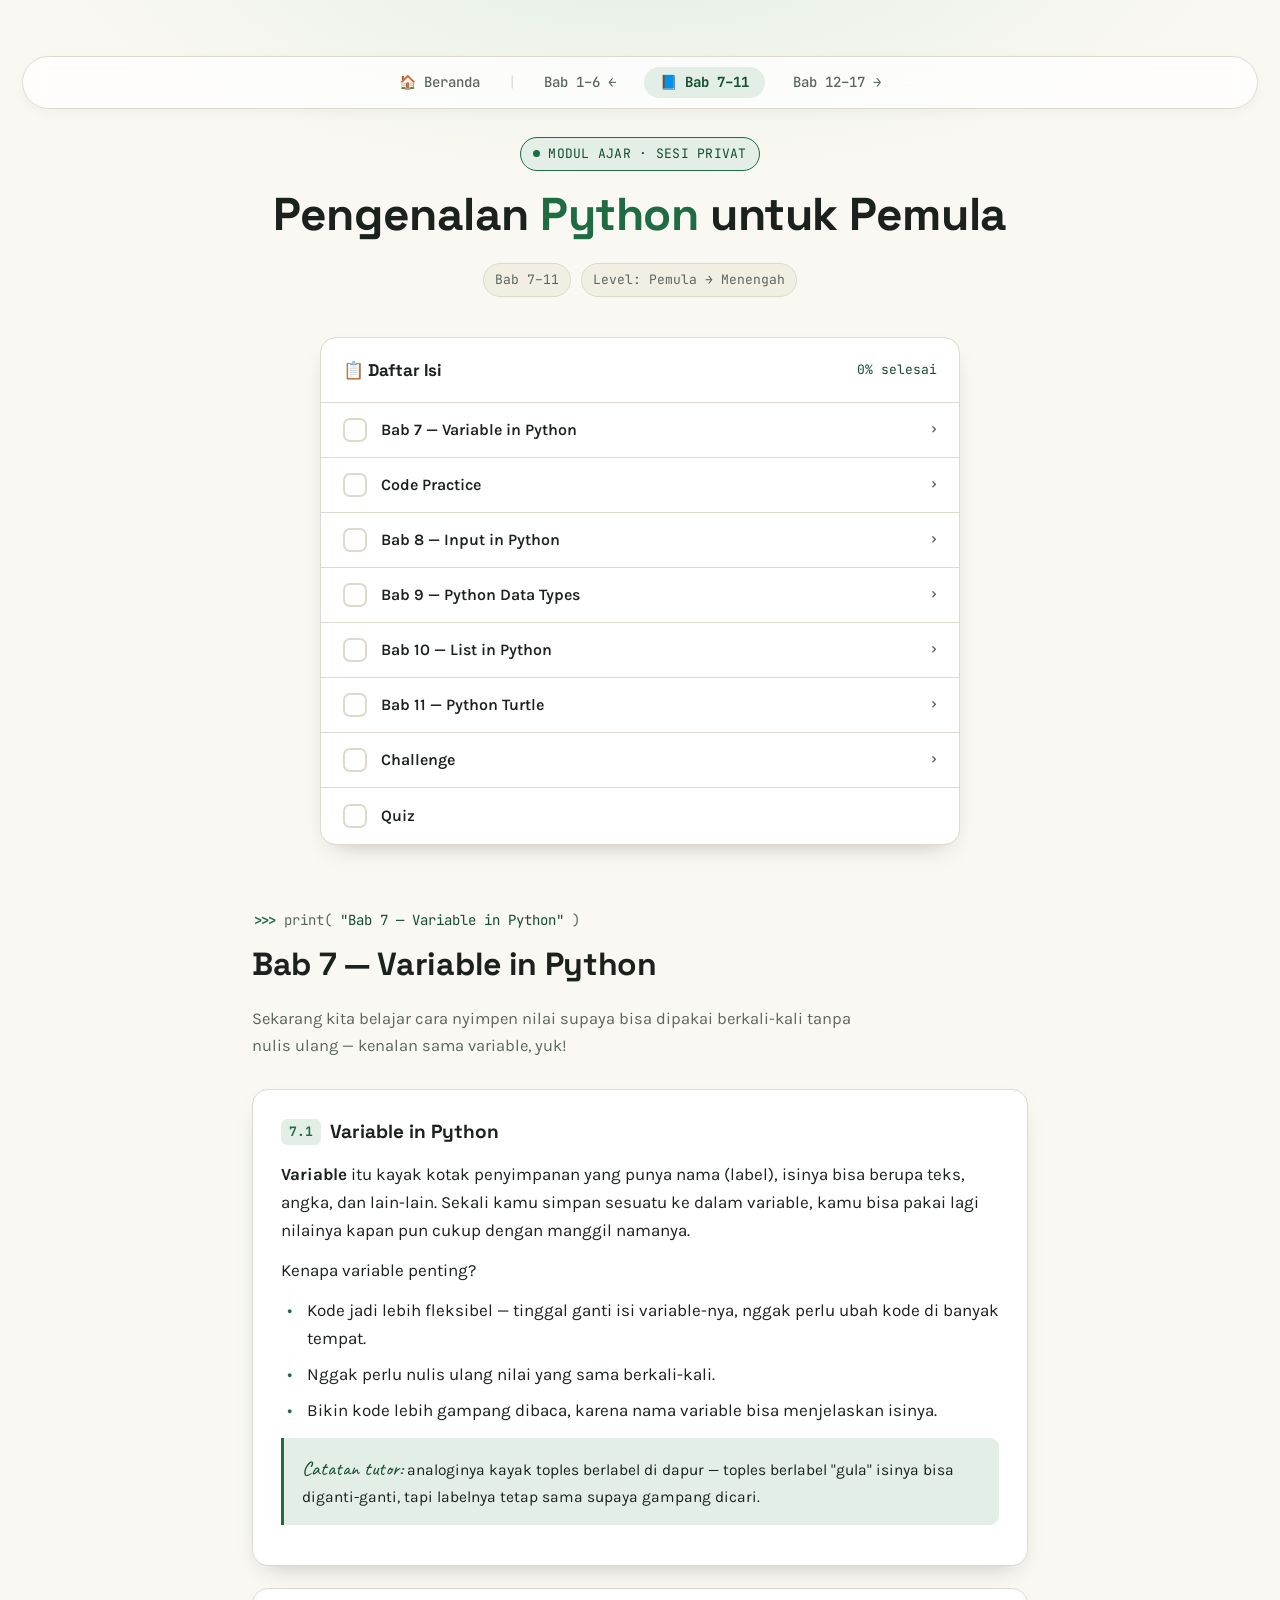
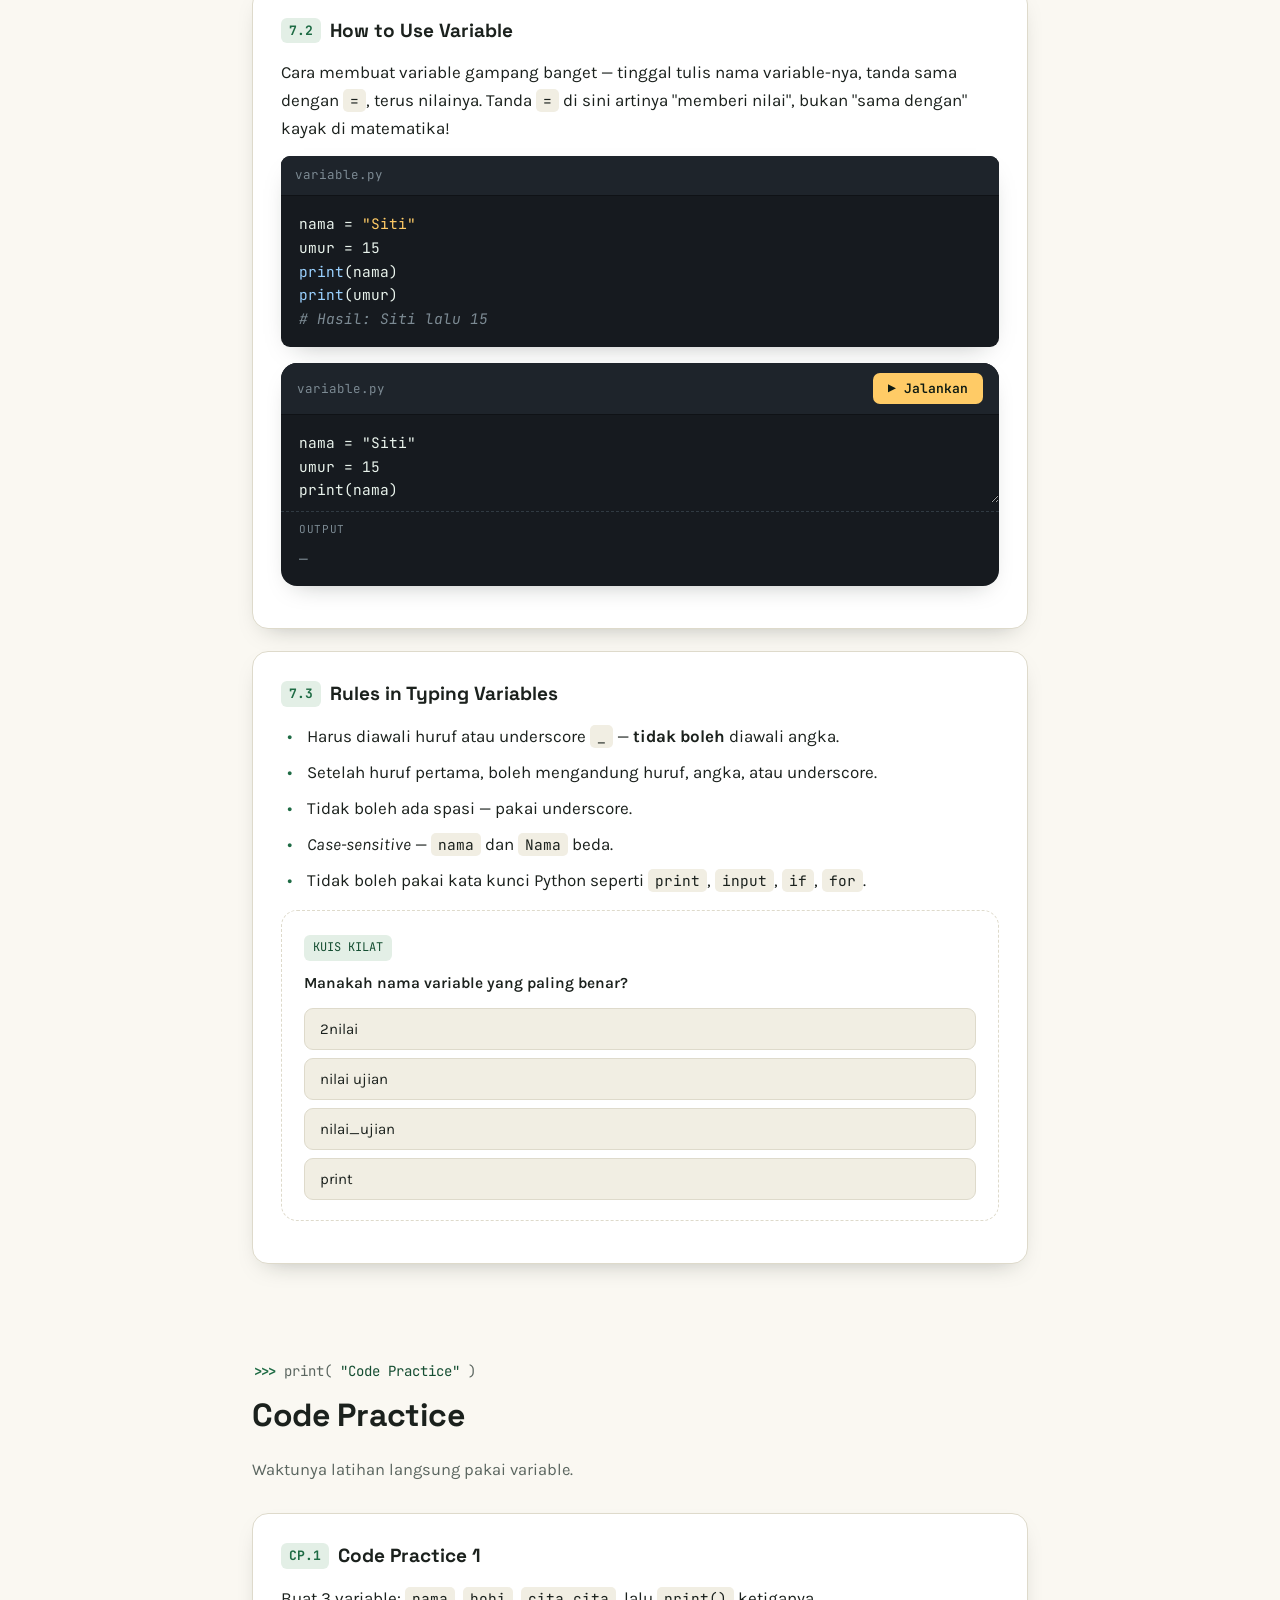
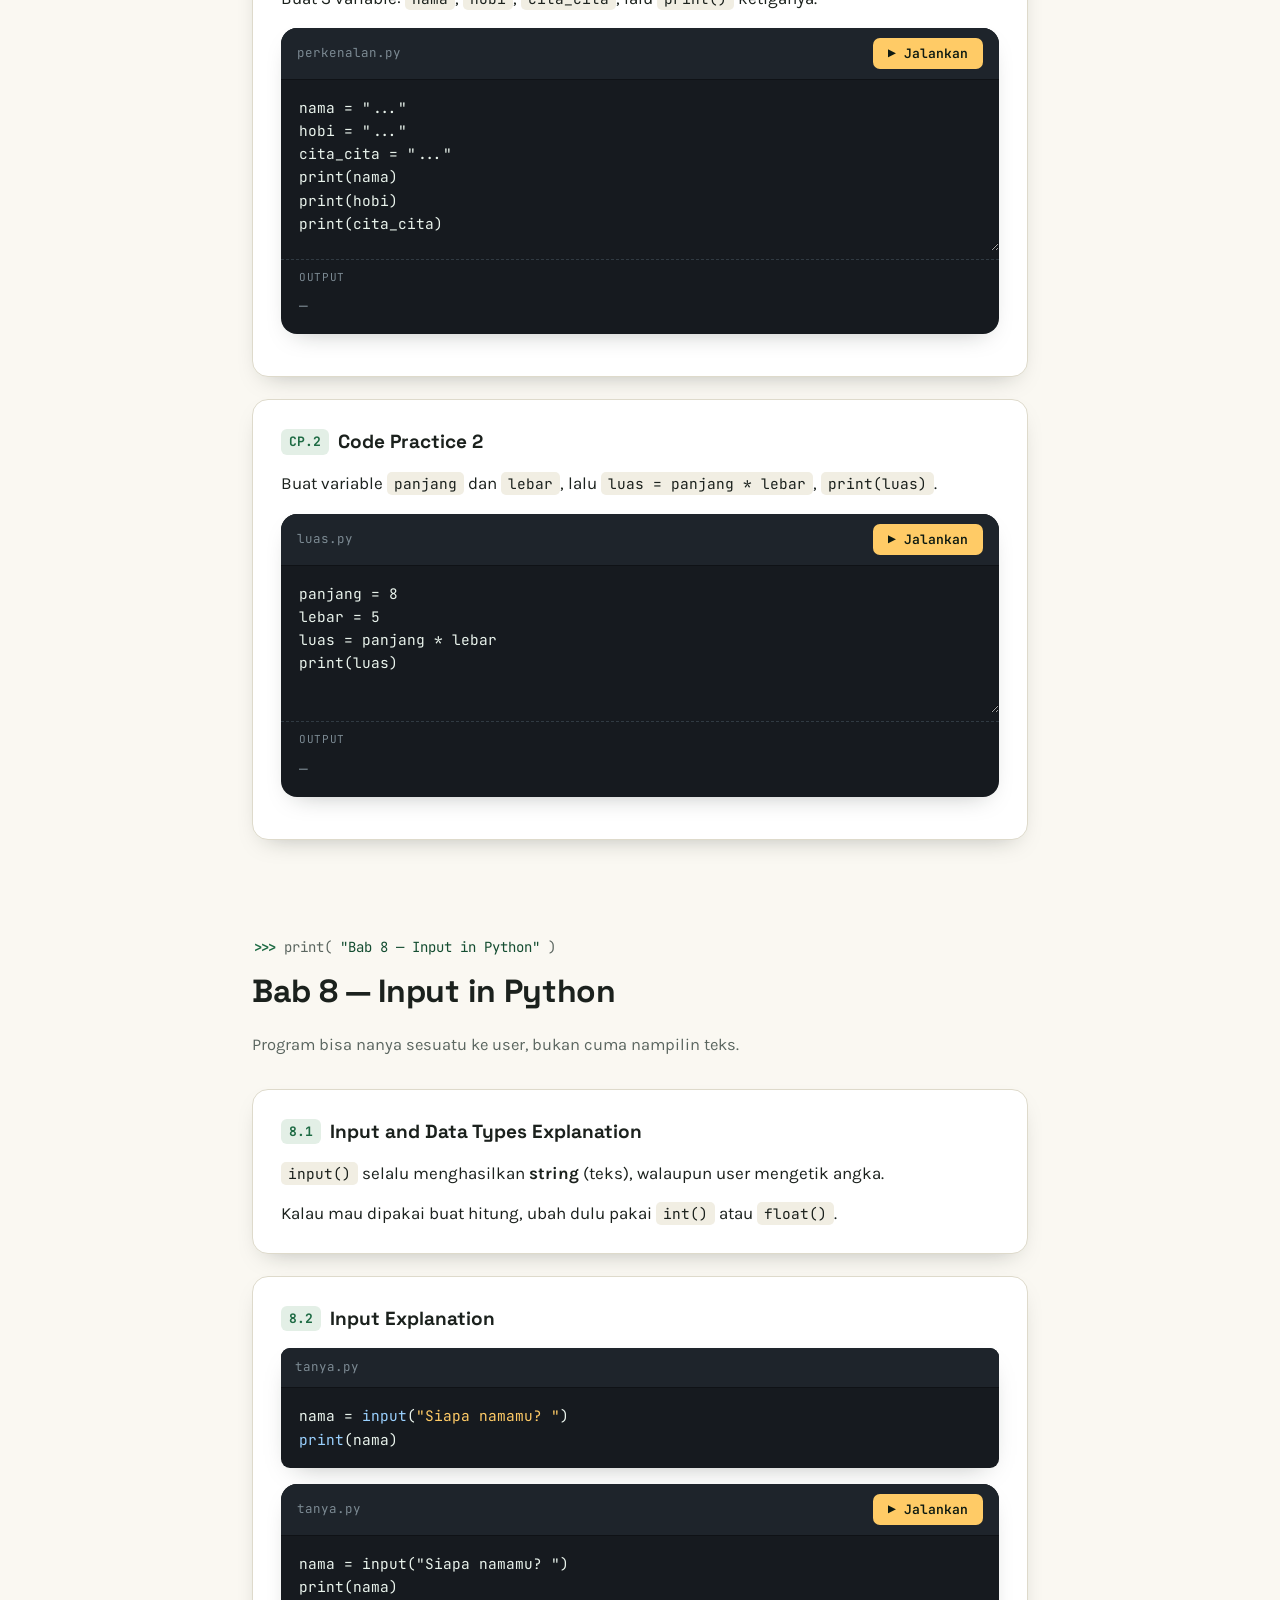
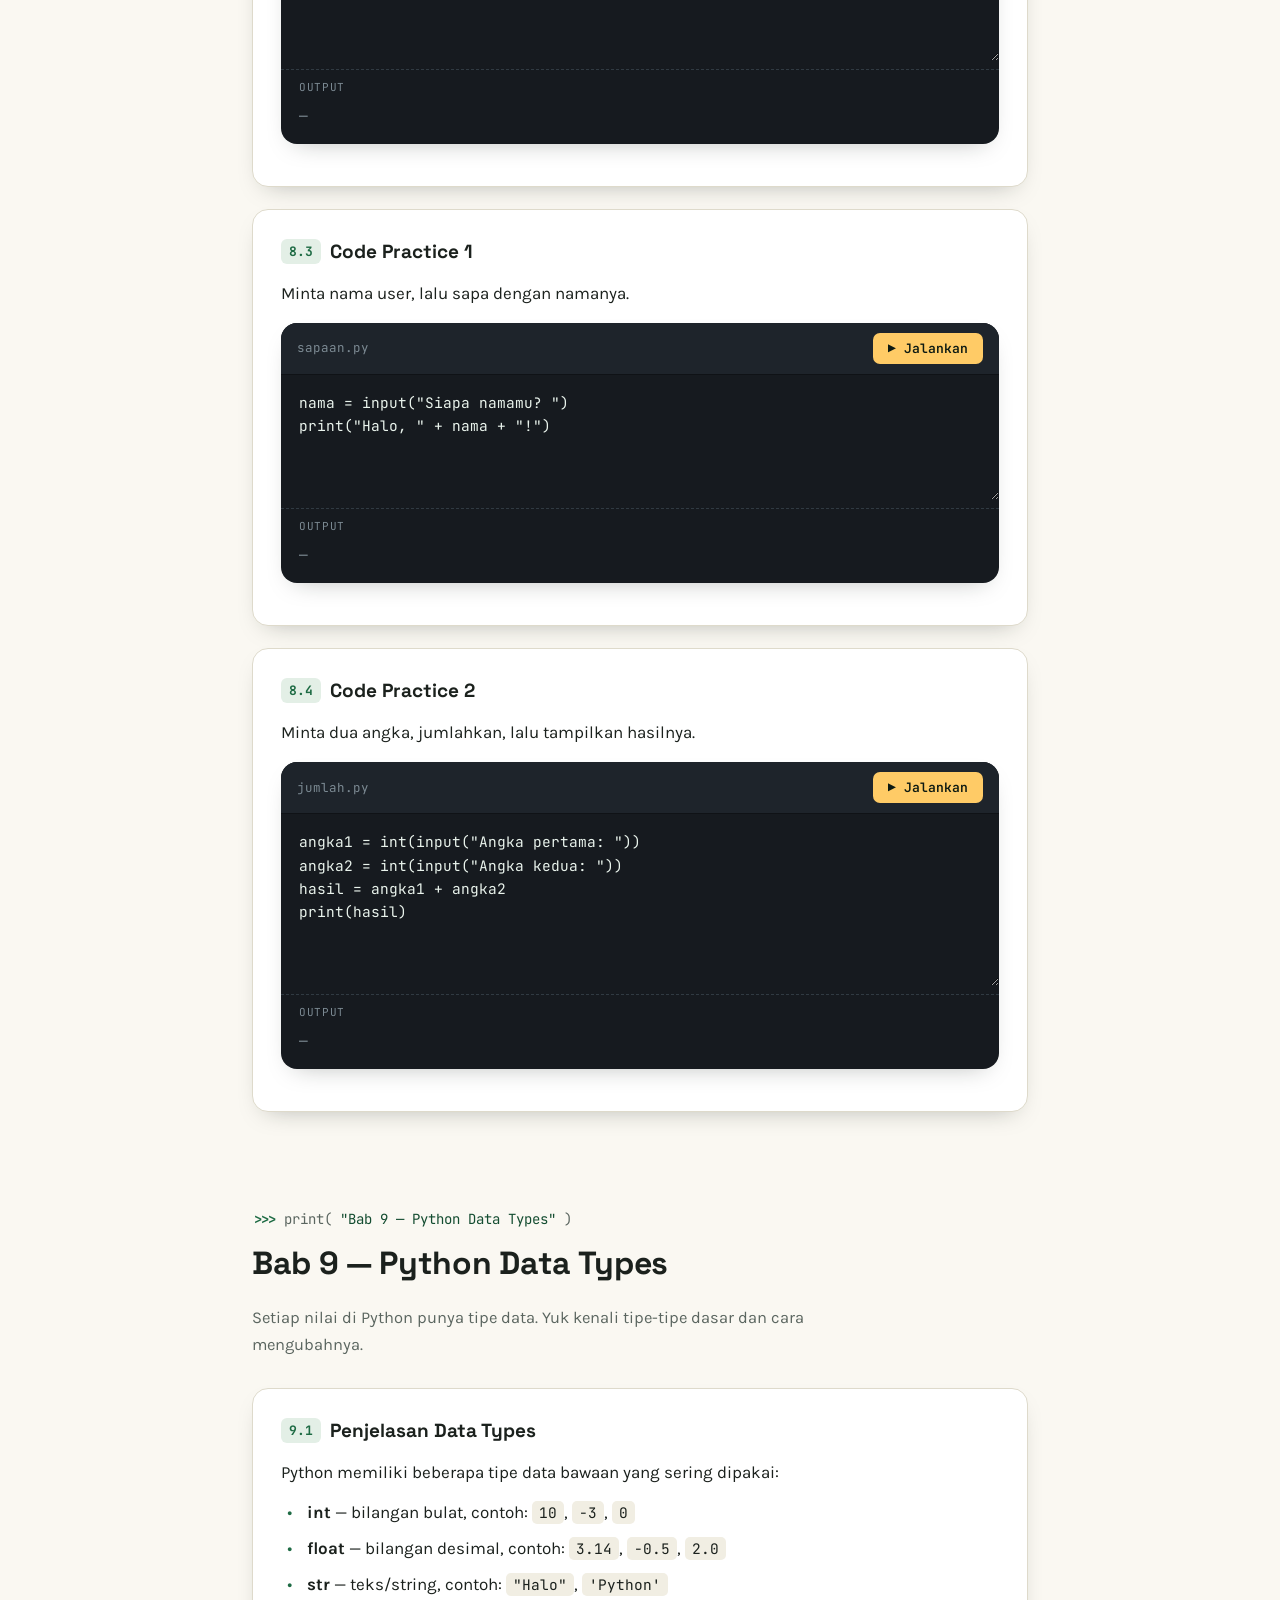
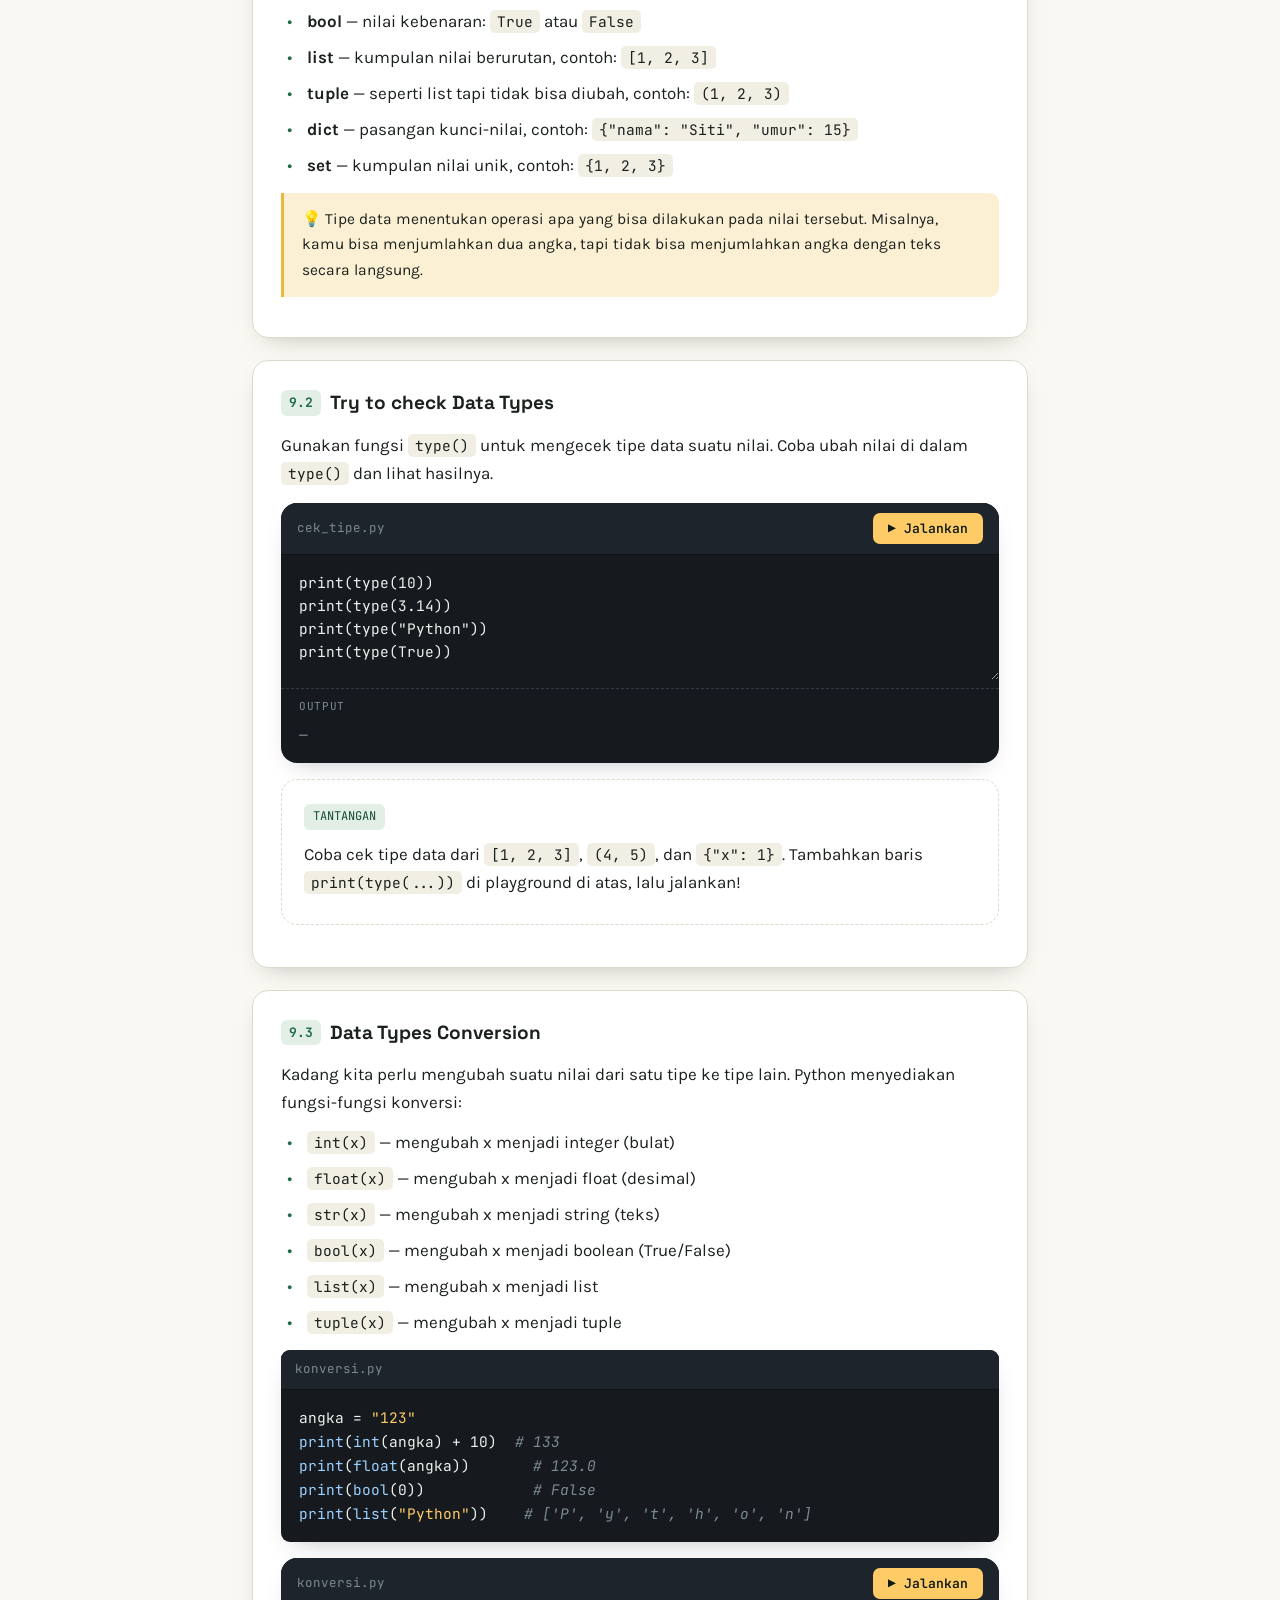
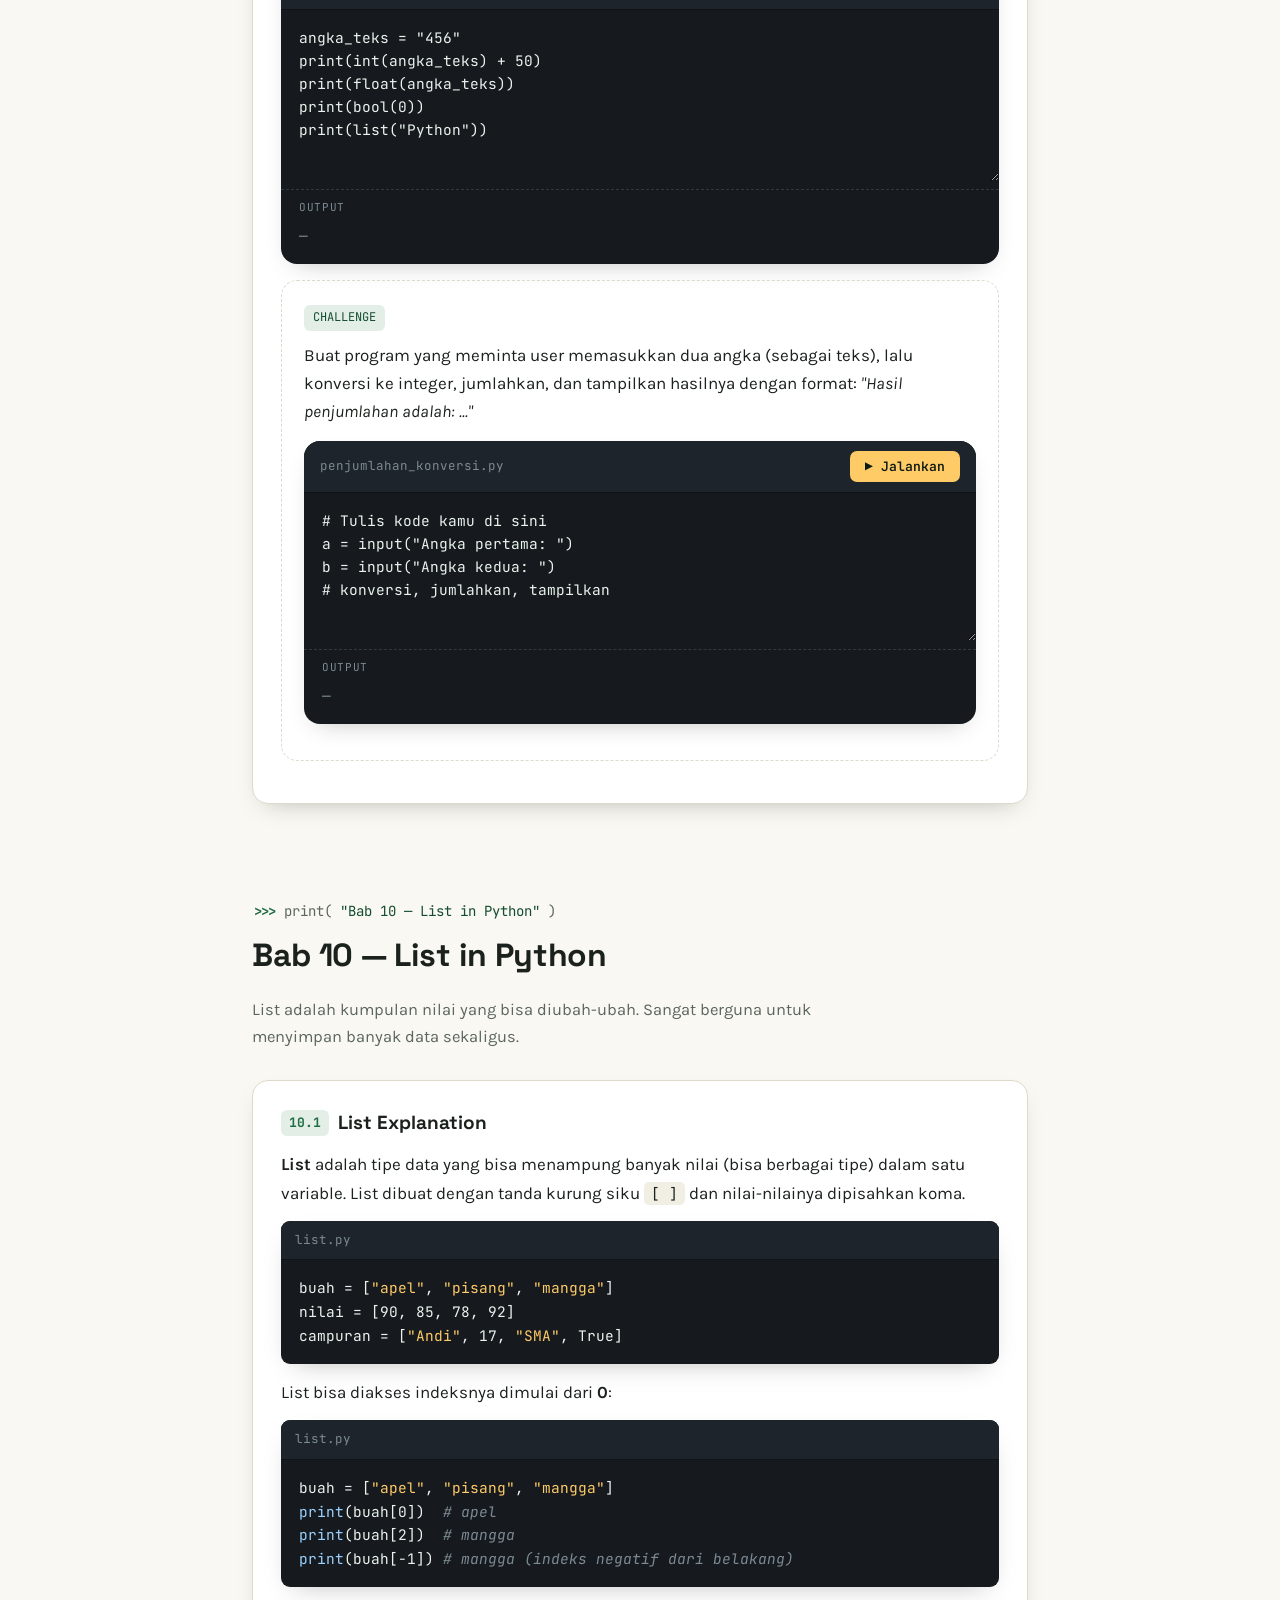
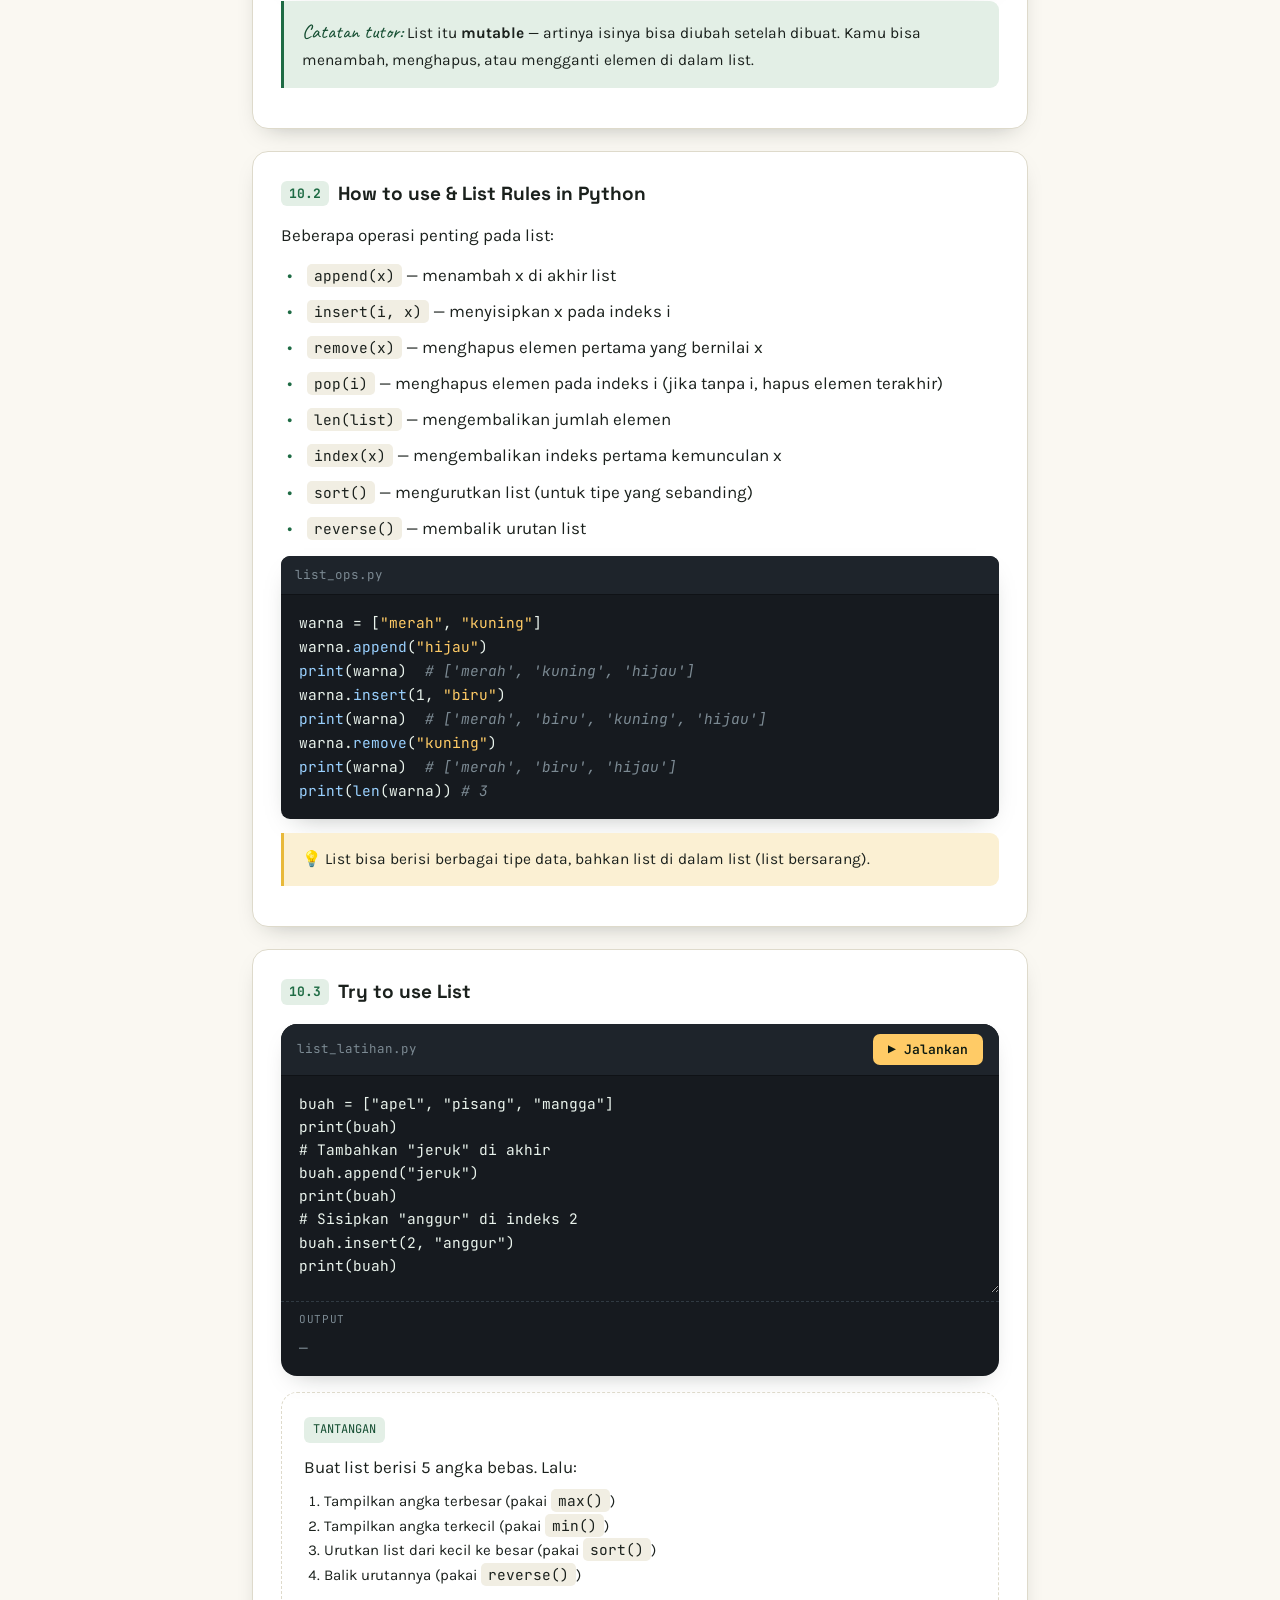
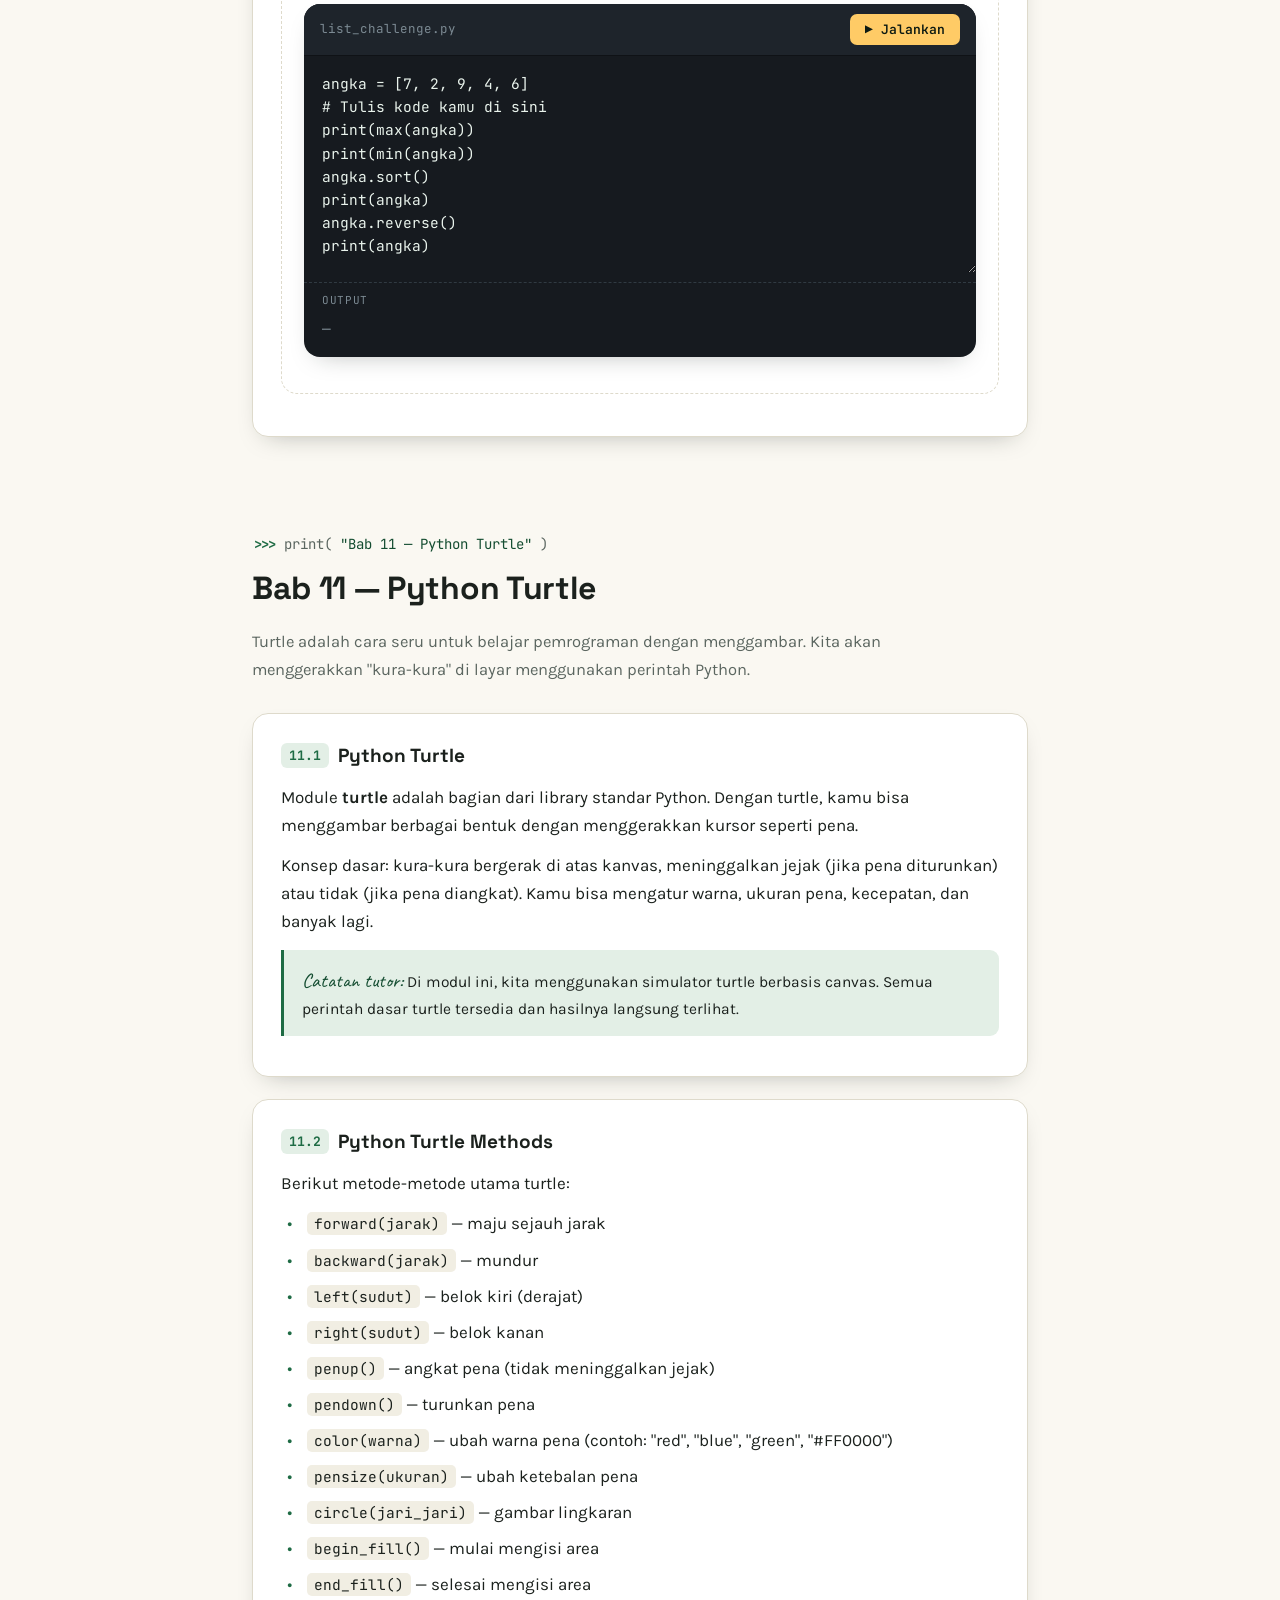
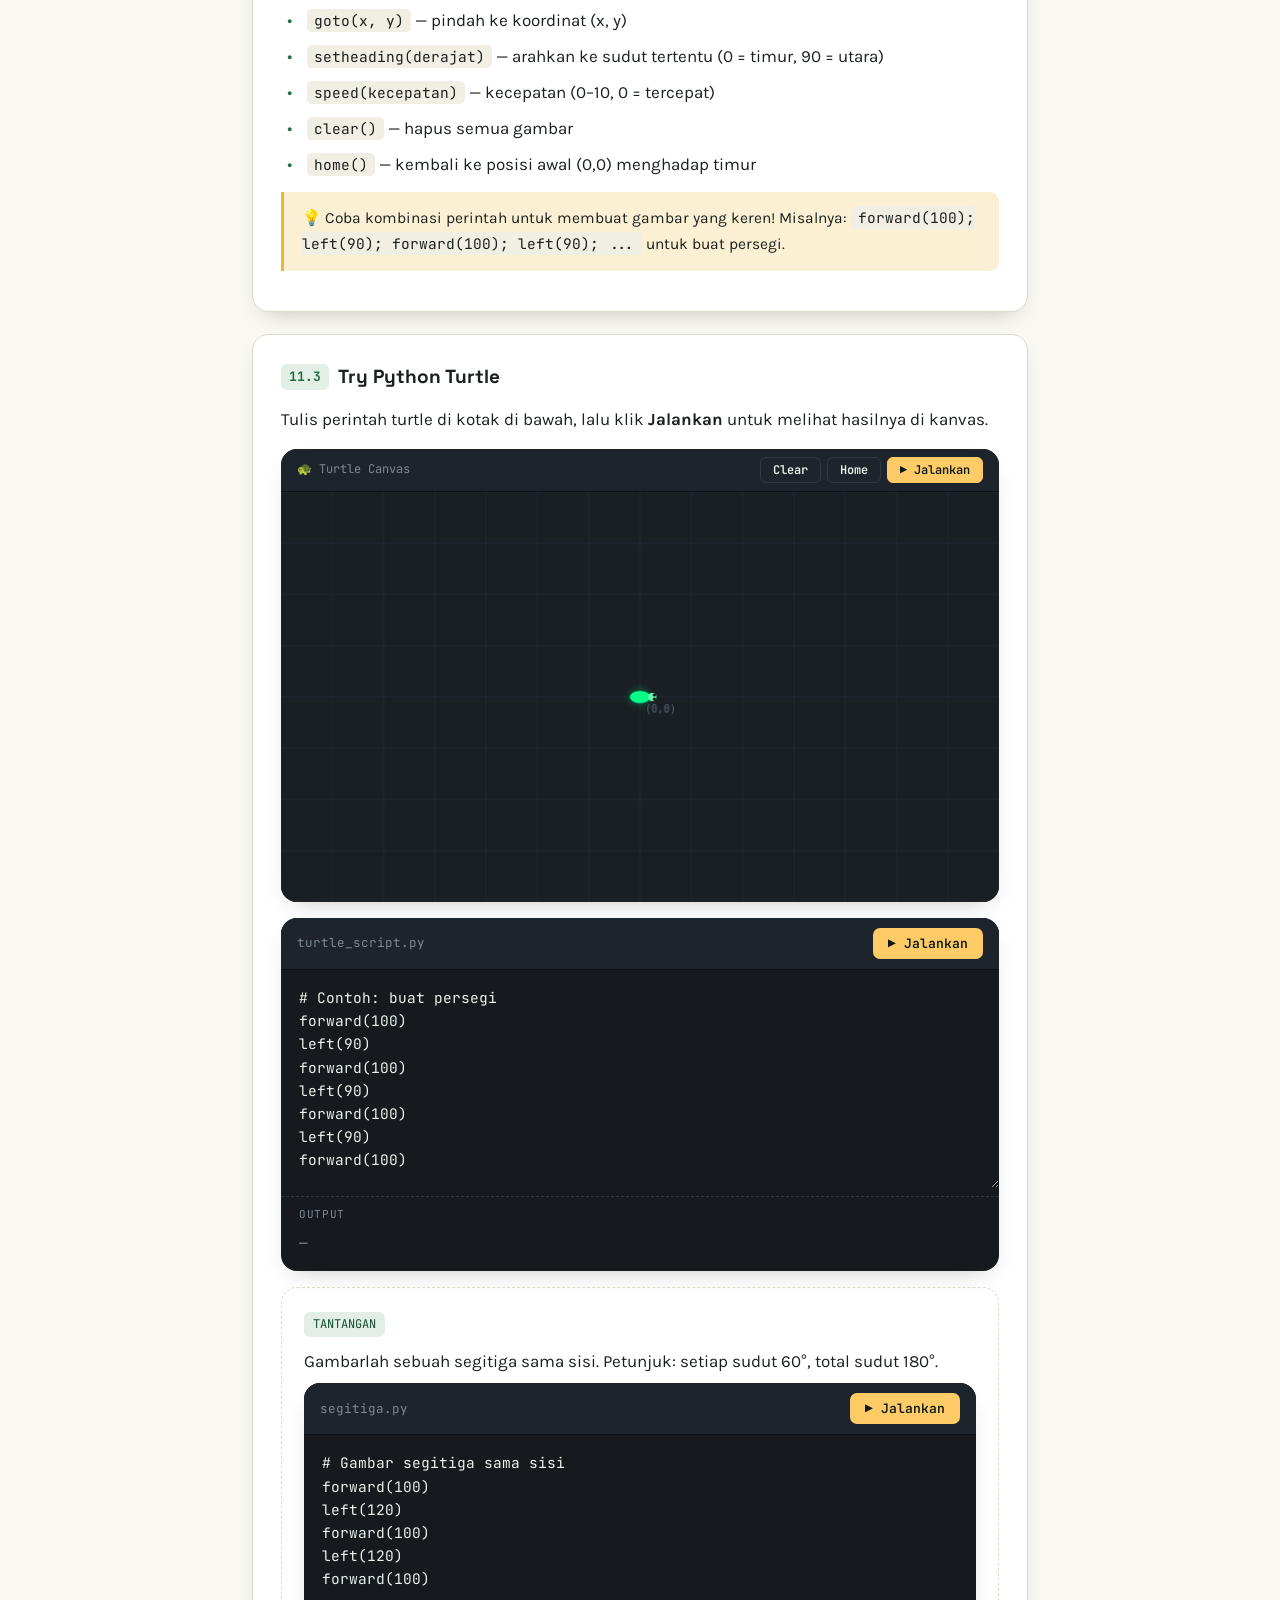
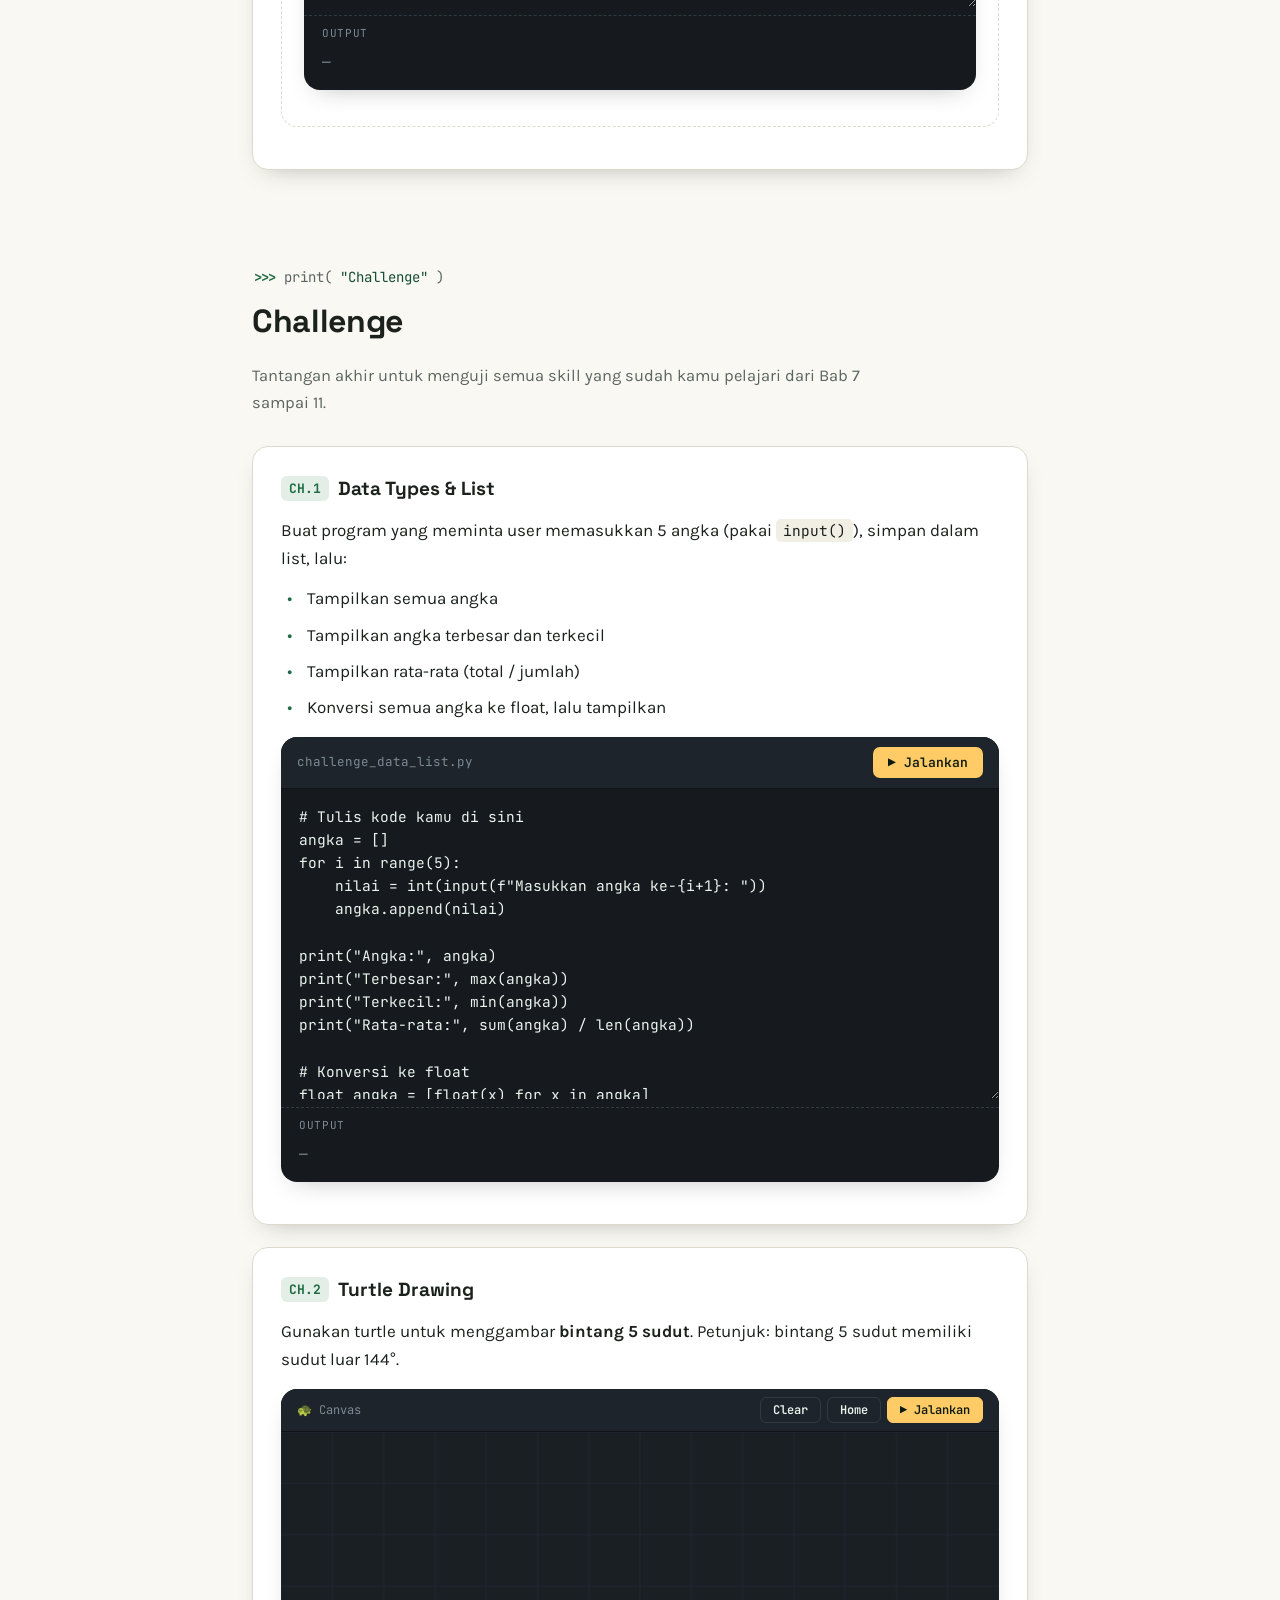
<file: index_bab7_11.html>
<!DOCTYPE html>
<html lang="id">

<head>
    <meta charset="UTF-8">
    <meta name="viewport" content="width=device-width, initial-scale=1.0">
    <title>Modul Ajar Interaktif — Bab 7–11</title>
    <link rel="preconnect" href="https://fonts.googleapis.com">
    <link
        href="https://fonts.googleapis.com/css2?family=Space+Grotesk:wght@500;600;700&family=Karla:wght@400;500;600;700&family=JetBrains+Mono:wght@400;500;600;700&family=Caveat:wght@600&display=swap"
        rel="stylesheet">
    <link rel="stylesheet" href="style.css">
</head>

<body>

    <div id="scrollRail">
        <div id="scrollFill"></div>
    </div>

    <header class="hero">
        <nav class="top-nav">
            <a href="index.html">🏠 Beranda</a>
            <span class="sep">|</span>
            <a href="index_bab1_6.html">Bab 1–6 ←</a>
            <span class="current">📘 Bab 7–11</span>
            <a href="index_bab12_17.html">Bab 12–17 →</a>
        </nav>
        <div class="hero-kicker"><span class="dot"></span>MODUL AJAR · SESI PRIVAT</div>
        <h1 class="hero-title">Pengenalan <span class="snake">Python</span> untuk Pemula</h1>
        <div class="hero-meta">
            <span>Bab 7–11</span>
            <span>Level: Pemula → Menengah</span>
        </div>
    </header>

    <nav class="toc" id="toc">
        <div class="toc-head">
            <h2>📋 Daftar Isi</h2>
            <span id="tocPct">0% selesai</span>
        </div>

        <div class="toc-section">
            <button class="toc-header" onclick="toggleToc(this)">
                <span class="toc-check" id="check-bab7"><svg viewBox="0 0 16 16" fill="none">
                        <path d="M3 8.5L6.2 12L13 4" stroke="white" stroke-width="2.4" stroke-linecap="round"
                            stroke-linejoin="round" />
                    </svg></span>
                <span class="toc-label">Bab 7 — Variable in Python</span>
                <span class="toc-chevron">⌄</span>
            </button>
            <div class="toc-sub">
                <a class="toc-item" href="#bab7-1">Variable in Python</a>
                <a class="toc-item" href="#bab7-2">How to use Variable</a>
                <a class="toc-item" href="#bab7-3">Rules in Typing Variables</a>
            </div>
        </div>

        <div class="toc-section">
            <button class="toc-header" onclick="toggleToc(this)">
                <span class="toc-check" id="check-codepractice"><svg viewBox="0 0 16 16" fill="none">
                        <path d="M3 8.5L6.2 12L13 4" stroke="white" stroke-width="2.4" stroke-linecap="round"
                            stroke-linejoin="round" />
                    </svg></span>
                <span class="toc-label">Code Practice</span>
                <span class="toc-chevron">⌄</span>
            </button>
            <div class="toc-sub">
                <a class="toc-item" href="#codepractice-1">Code Practice 1</a>
                <a class="toc-item" href="#codepractice-2">Code Practice 2</a>
            </div>
        </div>

        <div class="toc-section">
            <button class="toc-header" onclick="toggleToc(this)">
                <span class="toc-check" id="check-bab8"><svg viewBox="0 0 16 16" fill="none">
                        <path d="M3 8.5L6.2 12L13 4" stroke="white" stroke-width="2.4" stroke-linecap="round"
                            stroke-linejoin="round" />
                    </svg></span>
                <span class="toc-label">Bab 8 — Input in Python</span>
                <span class="toc-chevron">⌄</span>
            </button>
            <div class="toc-sub">
                <a class="toc-item" href="#bab8-1">Input and Data Types Explanation</a>
                <a class="toc-item" href="#bab8-2">Input Explanation</a>
                <a class="toc-item" href="#bab8-3">Code Practice 1</a>
                <a class="toc-item" href="#bab8-4">Code Practice 2</a>
            </div>
        </div>

        <div class="toc-section">
            <button class="toc-header" onclick="toggleToc(this)">
                <span class="toc-check" id="check-bab9"><svg viewBox="0 0 16 16" fill="none">
                        <path d="M3 8.5L6.2 12L13 4" stroke="white" stroke-width="2.4" stroke-linecap="round"
                            stroke-linejoin="round" />
                    </svg></span>
                <span class="toc-label">Bab 9 — Python Data Types</span>
                <span class="toc-chevron">⌄</span>
            </button>
            <div class="toc-sub">
                <a class="toc-item" href="#bab9-1">Penjelasan Data Types</a>
                <a class="toc-item" href="#bab9-2">Try to check Data Types</a>
                <a class="toc-item" href="#bab9-3">Data Types Conversion</a>
            </div>
        </div>

        <div class="toc-section">
            <button class="toc-header" onclick="toggleToc(this)">
                <span class="toc-check" id="check-bab10"><svg viewBox="0 0 16 16" fill="none">
                        <path d="M3 8.5L6.2 12L13 4" stroke="white" stroke-width="2.4" stroke-linecap="round"
                            stroke-linejoin="round" />
                    </svg></span>
                <span class="toc-label">Bab 10 — List in Python</span>
                <span class="toc-chevron">⌄</span>
            </button>
            <div class="toc-sub">
                <a class="toc-item" href="#bab10-1">List Explanation</a>
                <a class="toc-item" href="#bab10-2">How to use & List Rules in Python</a>
                <a class="toc-item" href="#bab10-3">Try to use List</a>
            </div>
        </div>

        <div class="toc-section">
            <button class="toc-header" onclick="toggleToc(this)">
                <span class="toc-check" id="check-bab11"><svg viewBox="0 0 16 16" fill="none">
                        <path d="M3 8.5L6.2 12L13 4" stroke="white" stroke-width="2.4" stroke-linecap="round"
                            stroke-linejoin="round" />
                    </svg></span>
                <span class="toc-label">Bab 11 — Python Turtle</span>
                <span class="toc-chevron">⌄</span>
            </button>
            <div class="toc-sub">
                <a class="toc-item" href="#bab11-1">Python Turtle</a>
                <a class="toc-item" href="#bab11-2">Python Turtle Methods</a>
                <a class="toc-item" href="#bab11-3">Try Python Turtle</a>
            </div>
        </div>

        <div class="toc-section">
            <button class="toc-header" onclick="toggleToc(this)">
                <span class="toc-check" id="check-challenge2"><svg viewBox="0 0 16 16" fill="none">
                        <path d="M3 8.5L6.2 12L13 4" stroke="white" stroke-width="2.4" stroke-linecap="round"
                            stroke-linejoin="round" />
                    </svg></span>
                <span class="toc-label">Challenge</span>
                <span class="toc-chevron">⌄</span>
            </button>
            <div class="toc-sub">
                <a class="toc-item" href="#challenge2-1">Challenge 1 — Data Types & List</a>
                <a class="toc-item" href="#challenge2-2">Challenge 2 — Turtle Drawing</a>
                <a class="toc-item" href="#challenge2-3">Challenge 3 — List & Turtle Combo</a>
            </div>
        </div>

        <div class="toc-section">
            <a class="toc-header" href="#kuis-final2" style="text-decoration:none;">
                <span class="toc-check" id="check-quizfinal2"><svg viewBox="0 0 16 16" fill="none">
                        <path d="M3 8.5L6.2 12L13 4" stroke="white" stroke-width="2.4" stroke-linecap="round"
                            stroke-linejoin="round" />
                    </svg></span>
                <span class="toc-label">Quiz</span>
            </a>
        </div>
    </nav>

    <main>

        <!-- ================= BAB 7 ================= -->
        <section class="bab" id="bab7">
            <div class="bab-head">
                <div class="prompt-line"><span class="chevrons">&gt;&gt;&gt;</span> print(<span class="str">"Bab 7 —
                        Variable in Python"</span>)</div>
                <h2 class="bab-title" data-text="Bab 7 — Variable in Python">Bab 7 — Variable in Python</h2>
                <p class="bab-intro">Sekarang kita belajar cara nyimpen nilai supaya bisa dipakai berkali-kali tanpa
                    nulis ulang — kenalan sama variable, yuk!</p>
            </div>

            <div class="card" id="bab7-1">
                <h3><span class="num">7.1</span> Variable in Python</h3>
                <p><b>Variable</b> itu kayak kotak penyimpanan yang punya nama (label), isinya bisa berupa teks, angka,
                    dan lain-lain. Sekali kamu simpan sesuatu ke dalam variable, kamu bisa pakai lagi nilainya kapan pun
                    cukup dengan manggil namanya.</p>
                <p>Kenapa variable penting?</p>
                <ul>
                    <li>Kode jadi lebih fleksibel — tinggal ganti isi variable-nya, nggak perlu ubah kode di banyak
                        tempat.</li>
                    <li>Nggak perlu nulis ulang nilai yang sama berkali-kali.</li>
                    <li>Bikin kode lebih gampang dibaca, karena nama variable bisa menjelaskan isinya.</li>
                </ul>
                <div class="note"><span class="hand">Catatan tutor:</span> analoginya kayak toples berlabel di dapur —
                    toples berlabel "gula" isinya bisa diganti-ganti, tapi labelnya tetap sama supaya gampang dicari.
                </div>
            </div>

            <div class="card" id="bab7-2">
                <h3><span class="num">7.2</span> How to Use Variable</h3>
                <p>Cara membuat variable gampang banget — tinggal tulis nama variable-nya, tanda sama dengan <code
                        class="inline">=</code>, terus nilainya. Tanda <code class="inline">=</code> di sini artinya
                    "memberi nilai", bukan "sama dengan" kayak di matematika!</p>
                <div class="term">
                    <div class="term-bar">variable.py</div>
                    <pre>nama = <span class="str">"Siti"</span>
umur = 15
<span class="fn">print</span>(nama)
<span class="fn">print</span>(umur)
<span class="cm"># Hasil: Siti lalu 15</span></pre>
                </div>
                <div class="playground">
                    <div class="pg-bar"><span class="pg-filename">variable.py</span><button class="pg-run"
                            onclick="runCode('ed-main7','out-main7','bab7')">▶ Jalankan</button></div>
                    <textarea class="pg-editor" id="ed-main7" spellcheck="false">nama = "Siti"
umur = 15
print(nama)
print(umur)</textarea>
                    <div class="pg-output-wrap">
                        <div class="pg-output-label">OUTPUT</div>
                        <div class="pg-output" id="out-main7"></div>
                    </div>
                </div>
            </div>

            <div class="card" id="bab7-3">
                <h3><span class="num">7.3</span> Rules in Typing Variables</h3>
                <ul>
                    <li>Harus diawali huruf atau underscore <code class="inline">_</code> — <b>tidak boleh</b> diawali
                        angka.</li>
                    <li>Setelah huruf pertama, boleh mengandung huruf, angka, atau underscore.</li>
                    <li>Tidak boleh ada spasi — pakai underscore.</li>
                    <li><i>Case-sensitive</i> — <code class="inline">nama</code> dan <code class="inline">Nama</code>
                        beda.</li>
                    <li>Tidak boleh pakai kata kunci Python seperti <code class="inline">print</code>, <code
                            class="inline">input</code>, <code class="inline">if</code>, <code
                            class="inline">for</code>.</li>
                </ul>
                <div class="challenge">
                    <span class="chal-tag">KUIS KILAT</span>
                    <div class="quiz-q">
                        <p class="quiz-question">Manakah nama variable yang paling benar?</p>
                        <div class="quiz-options">
                            <button class="quiz-opt"
                                onclick="answerInline(this,false,'Nama variable nggak boleh diawali angka.')">2nilai</button>
                            <button class="quiz-opt" onclick="answerInline(this,false,'Ada spasi di tengah.')">nilai
                                ujian</button>
                            <button class="quiz-opt" onclick="answerInline(this,true,'Tepat!')">nilai_ujian</button>
                            <button class="quiz-opt"
                                onclick="answerInline(this,false,'print adalah kata kunci Python.')">print</button>
                        </div>
                        <div class="quiz-feedback"></div>
                    </div>
                </div>
            </div>
        </section>

        <!-- ================= CODE PRACTICE (Variable) ================= -->
        <section class="bab" id="codepractice">
            <div class="bab-head">
                <div class="prompt-line"><span class="chevrons">&gt;&gt;&gt;</span> print(<span class="str">"Code
                        Practice"</span>)</div>
                <h2 class="bab-title" data-text="Code Practice">Code Practice</h2>
                <p class="bab-intro">Waktunya latihan langsung pakai variable.</p>
            </div>

            <div class="card" id="codepractice-1">
                <h3><span class="num">CP.1</span> Code Practice 1</h3>
                <p>Buat 3 variable: <code class="inline">nama</code>, <code class="inline">hobi</code>, <code
                        class="inline">cita_cita</code>, lalu <code class="inline">print()</code> ketiganya.</p>
                <div class="playground">
                    <div class="pg-bar"><span class="pg-filename">perkenalan.py</span><button class="pg-run"
                            onclick="runCode('ed-cp1','out-cp1','codepractice')">▶ Jalankan</button></div>
                    <textarea class="pg-editor" id="ed-cp1" spellcheck="false" rows="6">nama = "..."
hobi = "..."
cita_cita = "..."
print(nama)
print(hobi)
print(cita_cita)</textarea>
                    <div class="pg-output-wrap">
                        <div class="pg-output-label">OUTPUT</div>
                        <div class="pg-output" id="out-cp1"></div>
                    </div>
                </div>
            </div>

            <div class="card" id="codepractice-2">
                <h3><span class="num">CP.2</span> Code Practice 2</h3>
                <p>Buat variable <code class="inline">panjang</code> dan <code class="inline">lebar</code>, lalu <code
                        class="inline">luas = panjang * lebar</code>, <code class="inline">print(luas)</code>.</p>
                <div class="playground">
                    <div class="pg-bar"><span class="pg-filename">luas.py</span><button class="pg-run"
                            onclick="runCode('ed-cp2','out-cp2','codepractice')">▶ Jalankan</button></div>
                    <textarea class="pg-editor" id="ed-cp2" spellcheck="false" rows="5">panjang = 8
lebar = 5
luas = panjang * lebar
print(luas)</textarea>
                    <div class="pg-output-wrap">
                        <div class="pg-output-label">OUTPUT</div>
                        <div class="pg-output" id="out-cp2"></div>
                    </div>
                </div>
            </div>
        </section>

        <!-- ================= BAB 8 ================= -->
        <section class="bab" id="bab8">
            <div class="bab-head">
                <div class="prompt-line"><span class="chevrons">&gt;&gt;&gt;</span> print(<span class="str">"Bab 8 —
                        Input in Python"</span>)</div>
                <h2 class="bab-title" data-text="Bab 8 — Input in Python">Bab 8 — Input in Python</h2>
                <p class="bab-intro">Program bisa nanya sesuatu ke user, bukan cuma nampilin teks.</p>
            </div>

            <div class="card" id="bab8-1">
                <h3><span class="num">8.1</span> Input and Data Types Explanation</h3>
                <p><code class="inline">input()</code> selalu menghasilkan <b>string</b> (teks), walaupun user mengetik
                    angka.</p>
                <p>Kalau mau dipakai buat hitung, ubah dulu pakai <code class="inline">int()</code> atau <code
                        class="inline">float()</code>.</p>
            </div>

            <div class="card" id="bab8-2">
                <h3><span class="num">8.2</span> Input Explanation</h3>
                <div class="term">
                    <div class="term-bar">tanya.py</div>
                    <pre>nama = <span class="fn">input</span>(<span class="str">"Siapa namamu? "</span>)
<span class="fn">print</span>(nama)</pre>
                </div>
                <div class="playground">
                    <div class="pg-bar"><span class="pg-filename">tanya.py</span><button class="pg-run"
                            onclick="runCode('ed-main8','out-main8','bab8')">▶ Jalankan</button></div>
                    <textarea class="pg-editor" id="ed-main8" spellcheck="false" rows="4">nama = input("Siapa namamu? ")
print(nama)</textarea>
                    <div class="pg-output-wrap">
                        <div class="pg-output-label">OUTPUT</div>
                        <div class="pg-output" id="out-main8"></div>
                    </div>
                </div>
            </div>

            <div class="card" id="bab8-3">
                <h3><span class="num">8.3</span> Code Practice 1</h3>
                <p>Minta nama user, lalu sapa dengan namanya.</p>
                <div class="playground">
                    <div class="pg-bar"><span class="pg-filename">sapaan.py</span><button class="pg-run"
                            onclick="runCode('ed-bp1','out-bp1','bab8')">▶ Jalankan</button></div>
                    <textarea class="pg-editor" id="ed-bp1" spellcheck="false" rows="4">nama = input("Siapa namamu? ")
print("Halo, " + nama + "!")</textarea>
                    <div class="pg-output-wrap">
                        <div class="pg-output-label">OUTPUT</div>
                        <div class="pg-output" id="out-bp1"></div>
                    </div>
                </div>
            </div>

            <div class="card" id="bab8-4">
                <h3><span class="num">8.4</span> Code Practice 2</h3>
                <p>Minta dua angka, jumlahkan, lalu tampilkan hasilnya.</p>
                <div class="playground">
                    <div class="pg-bar"><span class="pg-filename">jumlah.py</span><button class="pg-run"
                            onclick="runCode('ed-bp2','out-bp2','bab8')">▶ Jalankan</button></div>
                    <textarea class="pg-editor" id="ed-bp2" spellcheck="false" rows="6">angka1 = int(input("Angka pertama: "))
angka2 = int(input("Angka kedua: "))
hasil = angka1 + angka2
print(hasil)</textarea>
                    <div class="pg-output-wrap">
                        <div class="pg-output-label">OUTPUT</div>
                        <div class="pg-output" id="out-bp2"></div>
                    </div>
                </div>
            </div>
        </section>

        <!-- ================= BAB 9 ================= -->
        <section class="bab" id="bab9">
            <div class="bab-head">
                <div class="prompt-line"><span class="chevrons">&gt;&gt;&gt;</span> print(<span class="str">"Bab 9 —
                        Python Data Types"</span>)</div>
                <h2 class="bab-title" data-text="Bab 9 — Python Data Types">Bab 9 — Python Data Types</h2>
                <p class="bab-intro">Setiap nilai di Python punya tipe data. Yuk kenali tipe-tipe dasar dan cara
                    mengubahnya.</p>
            </div>

            <div class="card" id="bab9-1">
                <h3><span class="num">9.1</span> Penjelasan Data Types</h3>
                <p>Python memiliki beberapa tipe data bawaan yang sering dipakai:</p>
                <ul>
                    <li><b>int</b> — bilangan bulat, contoh: <code class="inline">10</code>, <code
                            class="inline">-3</code>, <code class="inline">0</code></li>
                    <li><b>float</b> — bilangan desimal, contoh: <code class="inline">3.14</code>, <code
                            class="inline">-0.5</code>, <code class="inline">2.0</code></li>
                    <li><b>str</b> — teks/string, contoh: <code class="inline">"Halo"</code>, <code
                            class="inline">'Python'</code></li>
                    <li><b>bool</b> — nilai kebenaran: <code class="inline">True</code> atau <code
                            class="inline">False</code></li>
                    <li><b>list</b> — kumpulan nilai berurutan, contoh: <code class="inline">[1, 2, 3]</code></li>
                    <li><b>tuple</b> — seperti list tapi tidak bisa diubah, contoh: <code
                            class="inline">(1, 2, 3)</code></li>
                    <li><b>dict</b> — pasangan kunci-nilai, contoh: <code
                            class="inline">{"nama": "Siti", "umur": 15}</code></li>
                    <li><b>set</b> — kumpulan nilai unik, contoh: <code class="inline">{1, 2, 3}</code></li>
                </ul>
                <div class="tip">💡 Tipe data menentukan operasi apa yang bisa dilakukan pada nilai tersebut. Misalnya,
                    kamu bisa menjumlahkan dua angka, tapi tidak bisa menjumlahkan angka dengan teks secara langsung.
                </div>
            </div>

            <div class="card" id="bab9-2">
                <h3><span class="num">9.2</span> Try to check Data Types</h3>
                <p>Gunakan fungsi <code class="inline">type()</code> untuk mengecek tipe data suatu nilai. Coba ubah
                    nilai di dalam <code class="inline">type()</code> dan lihat hasilnya.</p>
                <div class="playground">
                    <div class="pg-bar"><span class="pg-filename">cek_tipe.py</span><button class="pg-run"
                            onclick="runCode('ed-dt1','out-dt1','bab9')">▶ Jalankan</button></div>
                    <textarea class="pg-editor" id="ed-dt1" spellcheck="false" rows="4">print(type(10))
print(type(3.14))
print(type("Python"))
print(type(True))</textarea>
                    <div class="pg-output-wrap">
                        <div class="pg-output-label">OUTPUT</div>
                        <div class="pg-output" id="out-dt1"></div>
                    </div>
                </div>
                <div class="challenge">
                    <span class="chal-tag">TANTANGAN</span>
                    <p style="margin:0 0 8px;">Coba cek tipe data dari <code class="inline">[1, 2, 3]</code>, <code
                            class="inline">(4, 5)</code>, dan <code class="inline">{"x": 1}</code>. Tambahkan baris
                        <code class="inline">print(type(...))</code> di playground di atas, lalu jalankan!</p>
                </div>
            </div>

            <div class="card" id="bab9-3">
                <h3><span class="num">9.3</span> Data Types Conversion</h3>
                <p>Kadang kita perlu mengubah suatu nilai dari satu tipe ke tipe lain. Python menyediakan fungsi-fungsi
                    konversi:</p>
                <ul>
                    <li><code class="inline">int(x)</code> — mengubah x menjadi integer (bulat)</li>
                    <li><code class="inline">float(x)</code> — mengubah x menjadi float (desimal)</li>
                    <li><code class="inline">str(x)</code> — mengubah x menjadi string (teks)</li>
                    <li><code class="inline">bool(x)</code> — mengubah x menjadi boolean (True/False)</li>
                    <li><code class="inline">list(x)</code> — mengubah x menjadi list</li>
                    <li><code class="inline">tuple(x)</code> — mengubah x menjadi tuple</li>
                </ul>
                <div class="term">
                    <div class="term-bar">konversi.py</div>
                    <pre>angka = <span class="str">"123"</span>
<span class="fn">print</span>(<span class="fn">int</span>(angka) + 10)  <span class="cm"># 133</span>
<span class="fn">print</span>(<span class="fn">float</span>(angka))       <span class="cm"># 123.0</span>
<span class="fn">print</span>(<span class="fn">bool</span>(0))            <span class="cm"># False</span>
<span class="fn">print</span>(<span class="fn">list</span>(<span class="str">"Python"</span>))    <span class="cm"># ['P', 'y', 't', 'h', 'o', 'n']</span></pre>
                </div>
                <div class="playground">
                    <div class="pg-bar"><span class="pg-filename">konversi.py</span><button class="pg-run"
                            onclick="runCode('ed-dt2','out-dt2','bab9')">▶ Jalankan</button></div>
                    <textarea class="pg-editor" id="ed-dt2" spellcheck="false" rows="6">angka_teks = "456"
print(int(angka_teks) + 50)
print(float(angka_teks))
print(bool(0))
print(list("Python"))</textarea>
                    <div class="pg-output-wrap">
                        <div class="pg-output-label">OUTPUT</div>
                        <div class="pg-output" id="out-dt2"></div>
                    </div>
                </div>
                <div class="challenge">
                    <span class="chal-tag">CHALLENGE</span>
                    <p style="margin:0 0 8px;">Buat program yang meminta user memasukkan dua angka (sebagai teks), lalu
                        konversi ke integer, jumlahkan, dan tampilkan hasilnya dengan format: <i>"Hasil penjumlahan
                            adalah: ..."</i></p>
                    <div class="playground">
                        <div class="pg-bar"><span class="pg-filename">penjumlahan_konversi.py</span><button
                                class="pg-run" onclick="runCode('ed-dt3','out-dt3','bab9')">▶ Jalankan</button></div>
                        <textarea class="pg-editor" id="ed-dt3" spellcheck="false" rows="5"># Tulis kode kamu di sini
a = input("Angka pertama: ")
b = input("Angka kedua: ")
# konversi, jumlahkan, tampilkan</textarea>
                        <div class="pg-output-wrap">
                            <div class="pg-output-label">OUTPUT</div>
                            <div class="pg-output" id="out-dt3"></div>
                        </div>
                    </div>
                </div>
            </div>
        </section>

        <!-- ================= BAB 10 ================= -->
        <section class="bab" id="bab10">
            <div class="bab-head">
                <div class="prompt-line"><span class="chevrons">&gt;&gt;&gt;</span> print(<span class="str">"Bab 10 —
                        List in Python"</span>)</div>
                <h2 class="bab-title" data-text="Bab 10 — List in Python">Bab 10 — List in Python</h2>
                <p class="bab-intro">List adalah kumpulan nilai yang bisa diubah-ubah. Sangat berguna untuk menyimpan
                    banyak data sekaligus.</p>
            </div>

            <div class="card" id="bab10-1">
                <h3><span class="num">10.1</span> List Explanation</h3>
                <p><b>List</b> adalah tipe data yang bisa menampung banyak nilai (bisa berbagai tipe) dalam satu
                    variable. List dibuat dengan tanda kurung siku <code class="inline">[ ]</code> dan nilai-nilainya
                    dipisahkan koma.</p>
                <div class="term">
                    <div class="term-bar">list.py</div>
                    <pre>buah = [<span class="str">"apel"</span>, <span class="str">"pisang"</span>, <span class="str">"mangga"</span>]
nilai = [90, 85, 78, 92]
campuran = [<span class="str">"Andi"</span>, 17, <span class="str">"SMA"</span>, True]</pre>
                </div>
                <p>List bisa diakses indeksnya dimulai dari <b>0</b>:</p>
                <div class="term">
                    <div class="term-bar">list.py</div>
                    <pre>buah = [<span class="str">"apel"</span>, <span class="str">"pisang"</span>, <span class="str">"mangga"</span>]
<span class="fn">print</span>(buah[0])  <span class="cm"># apel</span>
<span class="fn">print</span>(buah[2])  <span class="cm"># mangga</span>
<span class="fn">print</span>(buah[-1]) <span class="cm"># mangga (indeks negatif dari belakang)</span></pre>
                </div>
                <div class="note"><span class="hand">Catatan tutor:</span> List itu <b>mutable</b> — artinya isinya bisa
                    diubah setelah dibuat. Kamu bisa menambah, menghapus, atau mengganti elemen di dalam list.</div>
            </div>

            <div class="card" id="bab10-2">
                <h3><span class="num">10.2</span> How to use & List Rules in Python</h3>
                <p>Beberapa operasi penting pada list:</p>
                <ul>
                    <li><code class="inline">append(x)</code> — menambah x di akhir list</li>
                    <li><code class="inline">insert(i, x)</code> — menyisipkan x pada indeks i</li>
                    <li><code class="inline">remove(x)</code> — menghapus elemen pertama yang bernilai x</li>
                    <li><code class="inline">pop(i)</code> — menghapus elemen pada indeks i (jika tanpa i, hapus elemen
                        terakhir)</li>
                    <li><code class="inline">len(list)</code> — mengembalikan jumlah elemen</li>
                    <li><code class="inline">index(x)</code> — mengembalikan indeks pertama kemunculan x</li>
                    <li><code class="inline">sort()</code> — mengurutkan list (untuk tipe yang sebanding)</li>
                    <li><code class="inline">reverse()</code> — membalik urutan list</li>
                </ul>
                <div class="term">
                    <div class="term-bar">list_ops.py</div>
                    <pre>warna = [<span class="str">"merah"</span>, <span class="str">"kuning"</span>]
warna.<span class="fn">append</span>(<span class="str">"hijau"</span>)
<span class="fn">print</span>(warna)  <span class="cm"># ['merah', 'kuning', 'hijau']</span>
warna.<span class="fn">insert</span>(1, <span class="str">"biru"</span>)
<span class="fn">print</span>(warna)  <span class="cm"># ['merah', 'biru', 'kuning', 'hijau']</span>
warna.<span class="fn">remove</span>(<span class="str">"kuning"</span>)
<span class="fn">print</span>(warna)  <span class="cm"># ['merah', 'biru', 'hijau']</span>
<span class="fn">print</span>(<span class="fn">len</span>(warna)) <span class="cm"># 3</span></pre>
                </div>
                <div class="tip">💡 List bisa berisi berbagai tipe data, bahkan list di dalam list (list bersarang).
                </div>
            </div>

            <div class="card" id="bab10-3">
                <h3><span class="num">10.3</span> Try to use List</h3>
                <div class="playground">
                    <div class="pg-bar"><span class="pg-filename">list_latihan.py</span><button class="pg-run"
                            onclick="runCode('ed-list1','out-list1','bab10')">▶ Jalankan</button></div>
                    <textarea class="pg-editor" id="ed-list1" spellcheck="false" rows="8">buah = ["apel", "pisang", "mangga"]
print(buah)
# Tambahkan "jeruk" di akhir
buah.append("jeruk")
print(buah)
# Sisipkan "anggur" di indeks 2
buah.insert(2, "anggur")
print(buah)</textarea>
                    <div class="pg-output-wrap">
                        <div class="pg-output-label">OUTPUT</div>
                        <div class="pg-output" id="out-list1"></div>
                    </div>
                </div>
                <div class="challenge">
                    <span class="chal-tag">TANTANGAN</span>
                    <p style="margin:0 0 8px;">Buat list berisi 5 angka bebas. Lalu:</p>
                    <ol style="margin:4px 0 8px 20px;font-size:15px;">
                        <li>Tampilkan angka terbesar (pakai <code class="inline">max()</code>)</li>
                        <li>Tampilkan angka terkecil (pakai <code class="inline">min()</code>)</li>
                        <li>Urutkan list dari kecil ke besar (pakai <code class="inline">sort()</code>)</li>
                        <li>Balik urutannya (pakai <code class="inline">reverse()</code>)</li>
                    </ol>
                    <div class="playground">
                        <div class="pg-bar"><span class="pg-filename">list_challenge.py</span><button class="pg-run"
                                onclick="runCode('ed-list2','out-list2','bab10')">▶ Jalankan</button></div>
                        <textarea class="pg-editor" id="ed-list2" spellcheck="false" rows="8">angka = [7, 2, 9, 4, 6]
# Tulis kode kamu di sini
print(max(angka))
print(min(angka))
angka.sort()
print(angka)
angka.reverse()
print(angka)</textarea>
                        <div class="pg-output-wrap">
                            <div class="pg-output-label">OUTPUT</div>
                            <div class="pg-output" id="out-list2"></div>
                        </div>
                    </div>
                </div>
            </div>
        </section>

        <!-- ================= BAB 11 ================= -->
        <section class="bab" id="bab11">
            <div class="bab-head">
                <div class="prompt-line"><span class="chevrons">&gt;&gt;&gt;</span> print(<span class="str">"Bab 11 —
                        Python Turtle"</span>)</div>
                <h2 class="bab-title" data-text="Bab 11 — Python Turtle">Bab 11 — Python Turtle</h2>
                <p class="bab-intro">Turtle adalah cara seru untuk belajar pemrograman dengan menggambar. Kita akan
                    menggerakkan "kura-kura" di layar menggunakan perintah Python.</p>
            </div>

            <div class="card" id="bab11-1">
                <h3><span class="num">11.1</span> Python Turtle</h3>
                <p>Module <b>turtle</b> adalah bagian dari library standar Python. Dengan turtle, kamu bisa menggambar
                    berbagai bentuk dengan menggerakkan kursor seperti pena.</p>
                <p>Konsep dasar: kura-kura bergerak di atas kanvas, meninggalkan jejak (jika pena diturunkan) atau tidak
                    (jika pena diangkat). Kamu bisa mengatur warna, ukuran pena, kecepatan, dan banyak lagi.</p>
                <div class="note"><span class="hand">Catatan tutor:</span> Di modul ini, kita menggunakan simulator
                    turtle berbasis canvas. Semua perintah dasar turtle tersedia dan hasilnya langsung terlihat.</div>
            </div>

            <div class="card" id="bab11-2">
                <h3><span class="num">11.2</span> Python Turtle Methods</h3>
                <p>Berikut metode-metode utama turtle:</p>
                <ul>
                    <li><code class="inline">forward(jarak)</code> — maju sejauh jarak</li>
                    <li><code class="inline">backward(jarak)</code> — mundur</li>
                    <li><code class="inline">left(sudut)</code> — belok kiri (derajat)</li>
                    <li><code class="inline">right(sudut)</code> — belok kanan</li>
                    <li><code class="inline">penup()</code> — angkat pena (tidak meninggalkan jejak)</li>
                    <li><code class="inline">pendown()</code> — turunkan pena</li>
                    <li><code class="inline">color(warna)</code> — ubah warna pena (contoh: "red", "blue", "green",
                        "#FF0000")</li>
                    <li><code class="inline">pensize(ukuran)</code> — ubah ketebalan pena</li>
                    <li><code class="inline">circle(jari_jari)</code> — gambar lingkaran</li>
                    <li><code class="inline">begin_fill()</code> — mulai mengisi area</li>
                    <li><code class="inline">end_fill()</code> — selesai mengisi area</li>
                    <li><code class="inline">goto(x, y)</code> — pindah ke koordinat (x, y)</li>
                    <li><code class="inline">setheading(derajat)</code> — arahkan ke sudut tertentu (0 = timur, 90 =
                        utara)</li>
                    <li><code class="inline">speed(kecepatan)</code> — kecepatan (0–10, 0 = tercepat)</li>
                    <li><code class="inline">clear()</code> — hapus semua gambar</li>
                    <li><code class="inline">home()</code> — kembali ke posisi awal (0,0) menghadap timur</li>
                </ul>
                <div class="tip">💡 Coba kombinasi perintah untuk membuat gambar yang keren! Misalnya: <code
                        class="inline">forward(100); left(90); forward(100); left(90); ...</code> untuk buat persegi.
                </div>
            </div>

            <div class="card" id="bab11-3">
                <h3><span class="num">11.3</span> Try Python Turtle</h3>
                <p>Tulis perintah turtle di kotak di bawah, lalu klik <b>Jalankan</b> untuk melihat hasilnya di kanvas.
                </p>
                <div class="turtle-canvas-wrap">
                    <div class="turtle-bar">
                        <span class="label">🐢 Turtle Canvas</span>
                        <div class="btn-group">
                            <button onclick="clearTurtle()">Clear</button>
                            <button onclick="homeTurtle()">Home</button>
                            <button class="primary" onclick="runTurtle()">▶ Jalankan</button>
                        </div>
                    </div>
                    <canvas id="turtleCanvas" width="700" height="400"></canvas>
                </div>
                <div class="playground" style="margin-top:0;">
                    <div class="pg-bar"><span class="pg-filename">turtle_script.py</span><button class="pg-run"
                            onclick="runTurtle()">▶ Jalankan</button></div>
                    <textarea class="pg-editor" id="ed-turtle" spellcheck="false" rows="8"># Contoh: buat persegi
forward(100)
left(90)
forward(100)
left(90)
forward(100)
left(90)
forward(100)</textarea>
                    <div class="pg-output-wrap">
                        <div class="pg-output-label">OUTPUT</div>
                        <div class="pg-output" id="out-turtle"></div>
                    </div>
                </div>
                <div class="challenge">
                    <span class="chal-tag">TANTANGAN</span>
                    <p style="margin:0 0 8px;">Gambarlah sebuah segitiga sama sisi. Petunjuk: setiap sudut 60°, total
                        sudut 180°.</p>
                    <div class="playground" style="margin-top:8px;">
                        <div class="pg-bar"><span class="pg-filename">segitiga.py</span><button class="pg-run"
                                onclick="runTurtleCode('ed-turtle-ch1','out-turtle-ch1')">▶ Jalankan</button></div>
                        <textarea class="pg-editor" id="ed-turtle-ch1" spellcheck="false" rows="6"># Gambar segitiga sama sisi
forward(100)
left(120)
forward(100)
left(120)
forward(100)</textarea>
                        <div class="pg-output-wrap">
                            <div class="pg-output-label">OUTPUT</div>
                            <div class="pg-output" id="out-turtle-ch1"></div>
                        </div>
                    </div>
                </div>
            </div>
        </section>

        <!-- ================= CHALLENGE ================= -->
        <section class="bab" id="challenge2">
            <div class="bab-head">
                <div class="prompt-line"><span class="chevrons">&gt;&gt;&gt;</span> print(<span
                        class="str">"Challenge"</span>)</div>
                <h2 class="bab-title" data-text="Challenge">Challenge</h2>
                <p class="bab-intro">Tantangan akhir untuk menguji semua skill yang sudah kamu pelajari dari Bab 7
                    sampai 11.</p>
            </div>

            <div class="card" id="challenge2-1">
                <h3><span class="num">CH.1</span> Data Types & List</h3>
                <p>Buat program yang meminta user memasukkan 5 angka (pakai <code class="inline">input()</code>), simpan
                    dalam list, lalu:</p>
                <ul>
                    <li>Tampilkan semua angka</li>
                    <li>Tampilkan angka terbesar dan terkecil</li>
                    <li>Tampilkan rata-rata (total / jumlah)</li>
                    <li>Konversi semua angka ke float, lalu tampilkan</li>
                </ul>
                <div class="playground">
                    <div class="pg-bar"><span class="pg-filename">challenge_data_list.py</span><button class="pg-run"
                            onclick="runCode('ed-ch21','out-ch21','challenge2')">▶ Jalankan</button></div>
                    <textarea class="pg-editor" id="ed-ch21" spellcheck="false" rows="12"># Tulis kode kamu di sini
angka = []
for i in range(5):
    nilai = int(input(f"Masukkan angka ke-{i+1}: "))
    angka.append(nilai)

print("Angka:", angka)
print("Terbesar:", max(angka))
print("Terkecil:", min(angka))
print("Rata-rata:", sum(angka) / len(angka))

# Konversi ke float
float_angka = [float(x) for x in angka]
print("Float:", float_angka)</textarea>
                    <div class="pg-output-wrap">
                        <div class="pg-output-label">OUTPUT</div>
                        <div class="pg-output" id="out-ch21"></div>
                    </div>
                </div>
            </div>

            <div class="card" id="challenge2-2">
                <h3><span class="num">CH.2</span> Turtle Drawing</h3>
                <p>Gunakan turtle untuk menggambar <b>bintang 5 sudut</b>. Petunjuk: bintang 5 sudut memiliki sudut luar
                    144°.</p>
                <div class="turtle-canvas-wrap">
                    <div class="turtle-bar">
                        <span class="label">🐢 Canvas</span>
                        <div class="btn-group">
                            <button onclick="clearTurtle()">Clear</button>
                            <button onclick="homeTurtle()">Home</button>
                            <button class="primary" onclick="runTurtleCode('ed-ch22','out-ch22')">▶ Jalankan</button>
                        </div>
                    </div>
                    <canvas id="turtleCanvas2" width="700" height="400"></canvas>
                </div>
                <div class="playground" style="margin-top:0;">
                    <div class="pg-bar"><span class="pg-filename">bintang.py</span><button class="pg-run"
                            onclick="runTurtleCode('ed-ch22','out-ch22')">▶ Jalankan</button></div>
                    <textarea class="pg-editor" id="ed-ch22" spellcheck="false" rows="8"># Gambar bintang 5 sudut
for i in range(5):
    forward(100)
    right(144)  # sudut luar bintang</textarea>
                    <div class="pg-output-wrap">
                        <div class="pg-output-label">OUTPUT</div>
                        <div class="pg-output" id="out-ch22"></div>
                    </div>
                </div>
            </div>

            <div class="card" id="challenge2-3">
                <h3><span class="num">CH.3</span> List & Turtle Combo</h3>
                <p>Buat list berisi warna-warna (misal: <code
                        class="inline">["red", "blue", "green", "yellow", "purple"]</code>). Lalu gunakan turtle untuk
                    menggambar 5 lingkaran dengan warna berbeda, masing-masing dengan jari-jari 50. Posisikan lingkaran
                    agar tidak saling menutupi (misal: geser posisi setiap kali).</p>
                <div class="turtle-canvas-wrap">
                    <div class="turtle-bar">
                        <span class="label">🐢 Canvas</span>
                        <div class="btn-group">
                            <button onclick="clearTurtle()">Clear</button>
                            <button onclick="homeTurtle()">Home</button>
                            <button class="primary" onclick="runTurtleCode('ed-ch23','out-ch23')">▶ Jalankan</button>
                        </div>
                    </div>
                    <canvas id="turtleCanvas3" width="700" height="400"></canvas>
                </div>
                <div class="playground" style="margin-top:0;">
                    <div class="pg-bar"><span class="pg-filename">lingkaran_warna.py</span><button class="pg-run"
                            onclick="runTurtleCode('ed-ch23','out-ch23')">▶ Jalankan</button></div>
                    <textarea class="pg-editor" id="ed-ch23" spellcheck="false" rows="10">warna = ["red", "blue", "green", "yellow", "purple"]
posisi = [-200, -100, 0, 100, 200]

for i in range(5):
    penup()
    goto(posisi[i], 0)
    pendown()
    color(warna[i])
    circle(50)</textarea>
                    <div class="pg-output-wrap">
                        <div class="pg-output-label">OUTPUT</div>
                        <div class="pg-output" id="out-ch23"></div>
                    </div>
                </div>
            </div>
        </section>

        <!-- ================= QUIZ FINAL ================= -->
        <section class="bab" id="kuis-final2">
            <div class="bab-head">
                <div class="prompt-line"><span class="chevrons">&gt;&gt;&gt;</span> print(<span
                        class="str">"Quiz"</span>)</div>
                <h2 class="bab-title" data-text="Quiz">Quiz</h2>
                <p class="bab-intro">Uji pemahamanmu tentang Data Types, List, dan Turtle.</p>
            </div>

            <div class="card">
                <h3>🏁 Quiz Bab 9–11</h3>
                <div id="quiz-final2"></div>
                <div id="finalScoreBox2">
                    <div class="score-num"><span id="finalScoreNum2">0</span>/8</div>
                    <div class="score-msg" id="finalScoreMsg2"></div>
                </div>
            </div>
        </section>

    </main>

    <footer>
        <p>Modul ini bisa dibuka ulang kapan saja. Semangat terus belajar coding-nya! 🚀</p>
        <div class="brand">🐍 Modul Ajar Python — Sesi Privat</div>
        <a href="index_bab1_6.html" class="nav-link">← Kembali ke Bab 1–6</a>
        <a href="index_bab12_17.html" class="nav-link">Lanjut ke Bab 12–17 →</a>
        <a href="index.html" class="nav-link" style="margin-left:10px;">🏠 Halaman Utama</a>
        <div class="edit-hint">Tutor: Khusni Ja'far</div>
    </footer>

    <script>
        /* ================= PROGRESS RAIL ================= */
        window.addEventListener('scroll', () => {
            const h = document.documentElement;
            const scrolled = h.scrollHeight > h.clientHeight
                ? (h.scrollTop / (h.scrollHeight - h.clientHeight)) * 100 : 0;
            document.getElementById('scrollFill').style.width = scrolled + '%';
        });

        /* ================= TOC COLLAPSE ================= */
        function toggleToc(btn) {
            const sub = btn.nextElementSibling;
            const chevron = btn.querySelector('.toc-chevron');
            if (sub) sub.classList.toggle('collapsed');
            if (chevron) chevron.classList.toggle('rotated');
        }

        /* ================= CHECKLIST ================= */
        function toggleCheck(el) { el.classList.toggle('checked'); }

        /* ================= HEADING TYPE-IN ================= */
        const headingObserver = new IntersectionObserver((entries) => {
            entries.forEach(entry => {
                if (entry.isIntersecting) {
                    entry.target.classList.add('type-in');
                    headingObserver.unobserve(entry.target);
                }
            });
        }, { threshold: 0.4 });
        document.querySelectorAll('h2.bab-title').forEach(el => headingObserver.observe(el));

        /* ================= SECTION DONE TRACKING ================= */
        const sectionDone = {
            bab7: false, codepractice: false, bab8: false,
            bab9: false, bab10: false, bab11: false,
            challenge2: false, quizfinal2: false
        };

        function markSectionComplete(key) {
            sectionDone[key] = true;
            const el = document.getElementById('check-' + key);
            if (el) el.classList.add('done');
            updateTocPct();
            // Simpan ke localStorage agar terbaca di halaman utama
            try {
                let progress = JSON.parse(localStorage.getItem('python_modul_progress') || '{}');
                progress[key] = true;
                localStorage.setItem('python_modul_progress', JSON.stringify(progress));
            } catch (_) { }
        }
        function updateTocPct() {
            const total = Object.keys(sectionDone).length;
            const done = Object.values(sectionDone).filter(Boolean).length;
            document.getElementById('tocPct').textContent = Math.round(done / total * 100) + '% selesai';
        }

        /* ================= INLINE QUIZ ================= */
        function answerInline(btn, isCorrect, exp) {
            const group = btn.parentElement;
            const buttons = group.querySelectorAll('.quiz-opt');
            buttons.forEach(b => b.disabled = true);
            const fb = group.nextElementSibling;
            if (isCorrect) {
                btn.classList.add('correct');
                fb.textContent = '✅ ' + exp;
                fb.className = 'quiz-feedback show correct';
            } else {
                btn.classList.add('wrong');
                fb.textContent = '❌ ' + exp;
                fb.className = 'quiz-feedback show wrong';
            }
        }

        /* ================= QUIZ ENGINE ================= */
        const quizzes = {
            bab8: [
                {
                    q: 'Kalau kode ini dijalankan dan kamu mengetik "15" saat diminta input, apa yang terjadi?', code: 'umur = input("Umur: ")\nprint(umur + 1)', options: ["Hasilnya 16", "Hasilnya 151", "Muncul TypeError, karena umur masih berupa teks", "Hasilnya 15"], correct: 2,
                    exp: 'input() selalu menghasilkan string, jadi umur bernilai teks "15" — nggak bisa langsung dijumlah dengan angka 1.'
                },
                {
                    q: "Tipe data apa yang SELALU dihasilkan oleh input()?", options: ["int", "float", "string / teks", "boolean"], correct: 2,
                    exp: "input() selalu mengembalikan string."
                }
            ],
            final2: [
                { q: "Tipe data apa yang digunakan untuk menyimpan teks di Python?", options: ["int", "float", "str", "bool"], correct: 2, exp: "str adalah tipe data untuk teks/string." },
                { q: "Fungsi apa yang digunakan untuk mengecek tipe data suatu nilai?", options: ["check()", "type()", "typeof()", "isinstance()"], correct: 1, exp: "type() digunakan untuk mengecek tipe data." },
                { q: "Bagaimana cara mengubah string '123' menjadi integer?", options: ["str('123')", "int('123')", "float('123')", "bool('123')"], correct: 1, exp: "int('123') mengubah string menjadi integer." },
                { q: "Manakah cara yang benar untuk membuat list di Python?", options: ["(1,2,3)", "[1,2,3]", "{1,2,3}", "<1,2,3>"], correct: 1, exp: "List dibuat dengan tanda kurung siku []." },
                { q: "Apa hasil dari len([10, 20, 30, 40])?", options: ["3", "4", "5", "Error"], correct: 1, exp: "len() mengembalikan jumlah elemen, yaitu 4." },
                { q: "Metode apa yang digunakan untuk menambahkan elemen ke akhir list?", options: ["insert()", "append()", "add()", "push()"], correct: 1, exp: "append() menambahkan elemen di akhir list." },
                { q: "Perintah turtle untuk maju sejauh 100 langkah adalah...", options: ["forward(100)", "move(100)", "fd(100)", "go(100)"], correct: 0, exp: "forward(100) adalah perintah turtle untuk maju." },
                { q: "Perintah turtle untuk mengubah warna menjadi merah adalah...", options: ["color('red')", "pencolor('red')", "setcolor('red')", "warna('red')"], correct: 0, exp: "color('red') mengubah warna pena turtle." }
            ]
        };

        const quizProgress = {};

        function renderQuiz(key, containerId, { finalMode = false } = {}) {
            const container = document.getElementById(containerId);
            if (!container) return;
            const data = quizzes[key];
            if (!data) return;
            container.innerHTML = data.map((item, qi) => {
                const codeBlock = item.code ? `<pre style="background:var(--terminal-bg);color:var(--terminal-string);border-radius:8px;padding:10px 14px;font-size:13.5px;margin-top:8px;">${escapeHtml(item.code)}</pre>` : '';
                return `
    <div class="quiz-q" data-q="${qi}">
      <p class="quiz-question">${qi + 1}. ${item.q}${codeBlock}</p>
      <div class="quiz-options">
        ${item.options.map((opt, oi) => `<button class="quiz-opt" onclick="answerQuiz('${key}',${qi},${oi},this,${finalMode})">${escapeHtml(opt)}</button>`).join('')}
      </div>
      <div class="quiz-feedback" id="${key}-fb-${qi}"></div>
    </div>`;
            }).join('');
        }

        function escapeHtml(str) {
            return str.replace(/&/g, '&amp;').replace(/</g, '&lt;').replace(/>/g, '&gt;');
        }

        function answerQuiz(key, qi, oi, btnEl, finalMode) {
            const item = quizzes[key][qi];
            const buttons = btnEl.parentElement.querySelectorAll('.quiz-opt');
            buttons.forEach(b => b.disabled = true);
            const fb = document.getElementById(`${key}-fb-${qi}`);
            const isCorrect = oi === item.correct;
            if (isCorrect) {
                btnEl.classList.add('correct');
                fb.textContent = '✅ Benar! ' + item.exp;
                fb.className = 'quiz-feedback show correct';
            } else {
                btnEl.classList.add('wrong');
                buttons[item.correct].classList.add('correct');
                fb.textContent = '❌ Belum tepat. ' + item.exp;
                fb.className = 'quiz-feedback show wrong';
            }

            if (!quizProgress[key]) quizProgress[key] = { answered: new Set(), correct: 0 };
            if (!quizProgress[key].answered.has(qi)) {
                quizProgress[key].answered.add(qi);
                if (isCorrect) quizProgress[key].correct++;
            }

            if (quizProgress[key].answered.size === quizzes[key].length) {
                if (finalMode) {
                    showFinalScore2(quizProgress[key].correct, quizzes[key].length);
                    markSectionComplete('quizfinal2');
                } else if (sectionDone[key] !== undefined) {
                    markSectionComplete(key);
                }
            }
        }

        function showFinalScore2(correct, total) {
            const box = document.getElementById('finalScoreBox2');
            document.getElementById('finalScoreNum2').textContent = correct;
            let msg, bg, color;
            if (correct >= 7) { msg = 'Keren banget! Kamu udah paham Data Types, List, dan Turtle. 🎉'; bg = 'var(--forest-wash)'; color = 'var(--forest-deep)'; }
            else if (correct >= 4) { msg = 'Bagus! Beberapa bagian tinggal diulang sedikit lagi. 💪'; bg = 'var(--highlighter-wash)'; color = '#7A5B0A'; }
            else { msg = 'Yuk baca ulang materinya sebentar, kamu pasti bisa! 🌱'; bg = 'var(--danger-wash)'; color = 'var(--danger)'; }
            document.getElementById('finalScoreMsg2').textContent = msg;
            box.style.background = bg;
            box.style.color = color;
            box.classList.add('show');
        }

        renderQuiz('bab8', 'quiz-bab8');
        renderQuiz('final2', 'quiz-final2', { finalMode: true });

        /* ================= PYTHON SIMULATOR (tanpa turtle) ================= */
        function stripComments(code) {
            let result = '', i = 0, inString = null;
            while (i < code.length) {
                if (inString) {
                    if (inString.length === 3) {
                        if (code.slice(i, i + 3) === inString) { result += inString; i += 3; inString = null; continue; }
                        result += code[i]; i++; continue;
                    } else {
                        if (code[i] === '\\' && i + 1 < code.length) { result += code[i] + code[i + 1]; i += 2; continue; }
                        if (code[i] === inString) { result += code[i]; i++; inString = null; continue; }
                        result += code[i]; i++; continue;
                    }
                } else {
                    if (code.slice(i, i + 3) === '"""' || code.slice(i, i + 3) === "'''") { inString = code.slice(i, i + 3); result += inString; i += 3; continue; }
                    if (code[i] === '"' || code[i] === "'") { inString = code[i]; result += code[i]; i++; continue; }
                    if (code[i] === '#') { while (i < code.length && code[i] !== '\n') i++; continue; }
                    result += code[i]; i++;
                }
            }
            return result;
        }
        function processEscapes(str) {
            return str.replace(/\\n/g, "\n").replace(/\\t/g, "\t").replace(/\\"/g, '"').replace(/\\'/g, "'").replace(/\\\\/g, "\\");
        }
        function hasTopLevelComma(raw) {
            let depth = 0, inString = null, i = 0;
            while (i < raw.length) {
                if (inString) {
                    if (inString.length === 3) { if (raw.slice(i, i + 3) === inString) { inString = null; i += 3; continue; } i++; continue; }
                    else { if (raw[i] === '\\') { i += 2; continue; } if (raw[i] === inString) { inString = null; i++; continue; } i++; continue; }
                } else {
                    if (raw.slice(i, i + 3) === '"""' || raw.slice(i, i + 3) === "'''") { inString = raw.slice(i, i + 3); i += 3; continue; }
                    if (raw[i] === '"' || raw[i] === "'") { inString = raw[i]; i++; continue; }
                    if (raw[i] === '(') { depth++; i++; continue; }
                    if (raw[i] === ')') { depth--; i++; continue; }
                    if (raw[i] === ',' && depth === 0) return true;
                    i++;
                }
            }
            return false;
        }
        function splitStatements(code) {
            const stmts = []; let cur = '', i = 0, inString = null, depth = 0;
            while (i < code.length) {
                if (inString) {
                    if (inString.length === 3) { if (code.slice(i, i + 3) === inString) { cur += inString; i += 3; inString = null; continue; } cur += code[i]; i++; continue; }
                    else { if (code[i] === '\\' && i + 1 < code.length) { cur += code[i] + code[i + 1]; i += 2; continue; } if (code[i] === inString) { cur += code[i]; i++; inString = null; continue; } cur += code[i]; i++; continue; }
                } else {
                    if (code.slice(i, i + 3) === '"""' || code.slice(i, i + 3) === "'''") { inString = code.slice(i, i + 3); cur += inString; i += 3; continue; }
                    if (code[i] === '"' || code[i] === "'") { inString = code[i]; cur += code[i]; i++; continue; }
                    if (code[i] === '(') { depth++; cur += code[i]; i++; continue; }
                    if (code[i] === ')') { depth--; cur += code[i]; i++; continue; }
                    if (code[i] === '\n' && depth === 0) { stmts.push(cur); cur = ''; i++; continue; }
                    cur += code[i]; i++; continue;
                }
            }
            stmts.push(cur);
            return stmts.map(s => s.trim()).filter(s => s.length > 0);
        }
        function tokenizeExpr(s) {
            const tokens = []; let i = 0;
            while (i < s.length) {
                const c = s[i];
                if (/\s/.test(c)) { i++; continue; }
                if (/[0-9]/.test(c) || (c === '.' && /[0-9]/.test(s[i + 1] || ''))) {
                    let num = '', hasDot = false;
                    while (i < s.length && /[0-9.]/.test(s[i])) { if (s[i] === '.') hasDot = true; num += s[i]; i++; }
                    tokens.push({ type: 'num', value: parseFloat(num), isFloat: hasDot });
                    continue;
                }
                if (s.slice(i, i + 3) === '"""' || s.slice(i, i + 3) === "'''") {
                    const q = s.slice(i, i + 3);
                    const end = s.indexOf(q, i + 3);
                    if (end === -1) throw new Error('⚠️ Triple quote belum ditutup dengan benar.');
                    tokens.push({ type: 'str', value: s.slice(i + 3, end) });
                    i = end + 3; continue;
                }
                if (c === '"' || c === "'") {
                    const q = c; let j = i + 1, buf = '', closed = false;
                    while (j < s.length) {
                        if (s[j] === '\\' && j + 1 < s.length) { buf += s[j] + s[j + 1]; j += 2; continue; }
                        if (s[j] === q) { closed = true; j++; break; }
                        buf += s[j]; j++;
                    }
                    if (!closed) throw new Error('⚠️ Tanda kutip belum ditutup dengan benar.');
                    tokens.push({ type: 'str', value: processEscapes(buf) });
                    i = j; continue;
                }
                if (/[A-Za-z_]/.test(c)) {
                    let id = '';
                    while (i < s.length && /[A-Za-z0-9_]/.test(s[i])) { id += s[i]; i++; }
                    tokens.push({ type: 'ident', value: id });
                    continue;
                }
                if (c === '*' && s[i + 1] === '*') { tokens.push({ type: '**' }); i += 2; continue; }
                if (c === '/' && s[i + 1] === '/') { tokens.push({ type: '//' }); i += 2; continue; }
                if ('+-*/%(),'.includes(c)) { tokens.push({ type: c }); i++; continue; }
                throw new Error('⚠️ Ada karakter yang belum dikenal: "' + c + '"');
            }
            return tokens;
        }
        function formatValue(v) {
            if (v.type === 'str') return v.value;
            if (v.isFloat) { if (Number.isInteger(v.value)) return v.value.toFixed(1); return String(v.value); }
            return String(v.value);
        }
        function parseAndEval(tokens, env) {
            let pos = 0;
            const peek = () => tokens[pos];
            const next = () => tokens[pos++];
            function expect(type) { if (!peek() || peek().type !== type) throw new Error('⚠️ Tanda kurung/simbol yang diharapkan tidak ditemukan.'); next(); }
            function applyOp(op, a, b) {
                if (op === '+') {
                    if (a.type === 'str' && b.type === 'str') return { type: 'str', value: a.value + b.value };
                    if (a.type === 'num' && b.type === 'num') return { type: 'num', value: a.value + b.value, isFloat: a.isFloat || b.isFloat };
                    throw new Error('⚠️ TypeError: nggak bisa langsung menggabungkan teks dan angka pakai +.');
                }
                if (op === '*') {
                    if (a.type === 'num' && b.type === 'num') return { type: 'num', value: a.value * b.value, isFloat: a.isFloat || b.isFloat };
                    if (a.type === 'str' && b.type === 'num' && !b.isFloat) return { type: 'str', value: b.value > 0 ? a.value.repeat(b.value) : '' };
                    if (b.type === 'str' && a.type === 'num' && !a.isFloat) return { type: 'str', value: a.value > 0 ? b.value.repeat(a.value) : '' };
                    throw new Error('⚠️ TypeError: perkalian ini nggak didukung untuk tipe data tersebut.');
                }
                if (a.type !== 'num' || b.type !== 'num') throw new Error('⚠️ TypeError: operator "' + op + '" cuma bisa dipakai untuk angka.');
                const isFloat = a.isFloat || b.isFloat || op === '/';
                let value;
                switch (op) {
                    case '-': value = a.value - b.value; break;
                    case '/': if (b.value === 0) throw new Error('⚠️ ZeroDivisionError: tidak bisa membagi dengan nol.'); value = a.value / b.value; break;
                    case '//': if (b.value === 0) throw new Error('⚠️ ZeroDivisionError: tidak bisa membagi dengan nol.'); value = Math.floor(a.value / b.value); break;
                    case '%': if (b.value === 0) throw new Error('⚠️ ZeroDivisionError: tidak bisa membagi dengan nol.'); value = a.value - Math.floor(a.value / b.value) * b.value; break;
                    case '**': value = Math.pow(a.value, b.value); break;
                }
                return { type: 'num', value, isFloat };
            }
            function convertType(fn, v) {
                if (fn === 'int') {
                    if (v.type === 'num') return { type: 'num', value: Math.trunc(v.value), isFloat: false };
                    const s = v.value.trim();
                    if (!/^-?\d+$/.test(s)) throw new Error('⚠️ ValueError: "' + v.value + '" bukan bilangan bulat yang valid buat int().');
                    return { type: 'num', value: parseInt(s, 10), isFloat: false };
                }
                if (fn === 'float') {
                    if (v.type === 'num') return { type: 'num', value: v.value, isFloat: true };
                    const s = v.value.trim();
                    if (!/^-?\d+(\.\d+)?$/.test(s)) throw new Error('⚠️ ValueError: "' + v.value + '" bukan angka desimal yang valid buat float().');
                    return { type: 'num', value: parseFloat(s), isFloat: true };
                }
                if (fn === 'str') {
                    return { type: 'str', value: String(v.value) };
                }
                if (fn === 'bool') {
                    return { type: 'num', value: !!v.value, isFloat: false };
                }
                if (fn === 'list') {
                    if (v.type === 'str') {
                        return { type: 'list', value: Array.from(v.value).map(ch => ({ type: 'str', value: ch })) };
                    }
                    if (v.type === 'tuple') {
                        return { type: 'list', value: v.value.map(item => item) };
                    }
                    throw new Error('⚠️ TypeError: list() tidak bisa mengonversi tipe ini.');
                }
                if (fn === 'tuple') {
                    if (v.type === 'str') {
                        return { type: 'tuple', value: Array.from(v.value).map(ch => ({ type: 'str', value: ch })) };
                    }
                    if (v.type === 'list') {
                        return { type: 'tuple', value: v.value.map(item => item) };
                    }
                    throw new Error('⚠️ TypeError: tuple() tidak bisa mengonversi tipe ini.');
                }
            }
            function parseExpr() { let left = parseTerm(); while (peek() && (peek().type === '+' || peek().type === '-')) { const op = next().type; left = applyOp(op, left, parseTerm()); } return left; }
            function parseTerm() { let left = parsePower(); while (peek() && ['*', '/', '//', '%'].includes(peek().type)) { const op = next().type; left = applyOp(op, left, parsePower()); } return left; }
            function parsePower() { let base = parseUnary(); if (peek() && peek().type === '**') { next(); const exp = parsePower(); base = applyOp('**', base, exp); } return base; }
            function parseUnary() {
                if (peek() && peek().type === '-') { next(); const v = parseUnary(); if (v.type !== 'num') throw new Error('⚠️ Tanda minus cuma bisa dipakai di depan angka.'); return { type: 'num', value: -v.value, isFloat: v.isFloat }; }
                if (peek() && peek().type === '+') { next(); return parseUnary(); }
                return parsePrimary();
            }
            function parsePrimary() {
                const t = peek();
                if (!t) throw new Error('⚠️ Ekspresinya belum lengkap.');
                if (t.type === 'num') { next(); return { type: 'num', value: t.value, isFloat: t.isFloat }; }
                if (t.type === 'str') { next(); return { type: 'str', value: t.value }; }
                if (t.type === '(') { next(); const v = parseExpr(); expect(')'); return v; }
                if (t.type === 'ident') {
                    next();
                    const name = t.value;
                    if (peek() && peek().type === '(') {
                        next();
                        if (name === 'input') {
                            let promptMsg = 'Masukkan nilai:';
                            if (peek() && peek().type !== ')') { const argVal = parseExpr(); if (argVal.type !== 'str') throw new Error('⚠️ Teks prompt input() harus berupa string.'); promptMsg = argVal.value; }
                            expect(')');
                            const userVal = window.prompt(promptMsg);
                            return { type: 'str', value: userVal === null ? '' : userVal };
                        }
                        if (['int', 'float', 'str', 'bool', 'list', 'tuple'].includes(name)) {
                            const argVal = parseExpr();
                            expect(')');
                            return convertType(name, argVal);
                        }
                        if (['max', 'min', 'sum', 'len'].includes(name)) {
                            const argVal = parseExpr();
                            expect(')');
                            if (argVal.type !== 'list' && argVal.type !== 'tuple') throw new Error('⚠️ ' + name + '() hanya bisa dipakai untuk list/tuple.');
                            const vals = argVal.value.map(v => v.type === 'num' ? v.value : (v.type === 'str' ? v.value : 0));
                            if (name === 'max') return { type: 'num', value: Math.max(...vals), isFloat: false };
                            if (name === 'min') return { type: 'num', value: Math.min(...vals), isFloat: false };
                            if (name === 'sum') return { type: 'num', value: vals.reduce((a, b) => a + (typeof b === 'number' ? b : 0), 0), isFloat: false };
                            if (name === 'len') return { type: 'num', value: argVal.value.length, isFloat: false };
                        }
                        throw new Error('⚠️ Fungsi "' + name + '()" belum dikenal di modul ini.');
                    }
                    if (!(name in env)) throw new Error('⚠️ NameError: variabel "' + name + '" belum pernah dibuat.');
                    return env[name];
                }
                throw new Error('⚠️ Ada bagian ekspresi yang nggak valid.');
            }
            if (!tokens.length) throw new Error('⚠️ Ekspresinya kosong.');
            const result = parseExpr();
            if (pos < tokens.length) throw new Error('⚠️ Ada bagian yang nggak bisa diproses di akhir ekspresi.');
            return result;
        }
        const RESERVED_WORDS = new Set(['False', 'None', 'True', 'and', 'as', 'assert', 'async', 'await', 'break', 'class', 'continue', 'def', 'del', 'elif', 'else', 'except', 'finally', 'for', 'from', 'global', 'if', 'import', 'in', 'is', 'lambda', 'nonlocal', 'not', 'or', 'pass', 'raise', 'return', 'try', 'while', 'with', 'yield', 'print', 'input', 'int', 'float', 'str', 'bool', 'list', 'tuple', 'max', 'min', 'sum', 'len']);
        function tryParseAssignTarget(stmt) { const m = stmt.match(/^([A-Za-z_][A-Za-z0-9_]*)\s*=(?!=)([\s\S]*)$/); if (!m) return null; return { name: m[1], exprText: m[2] }; }
        function findTopLevelEqualsIndex(stmt) {
            let depth = 0, inString = null, i = 0;
            while (i < stmt.length) {
                if (inString) { if (inString.length === 3) { if (stmt.slice(i, i + 3) === inString) { inString = null; i += 3; continue; } i++; continue; } else { if (stmt[i] === '\\') { i += 2; continue; } if (stmt[i] === inString) { inString = null; i++; continue; } i++; continue; } }
                else {
                    if (stmt.slice(i, i + 3) === '"""' || stmt.slice(i, i + 3) === "'''") { inString = stmt.slice(i, i + 3); i += 3; continue; }
                    if (stmt[i] === '"' || stmt[i] === "'") { inString = stmt[i]; i++; continue; }
                    if (stmt[i] === '(') { depth++; i++; continue; }
                    if (stmt[i] === ')') { depth--; i++; continue; }
                    if (stmt[i] === '=' && stmt[i + 1] !== '=' && stmt[i - 1] !== '=' && depth === 0) return i;
                    i++;
                }
            }
            return -1;
        }
        function validateVarName(name) {
            if (/^[0-9]/.test(name)) return 'nggak boleh diawali angka';
            if (RESERVED_WORDS.has(name)) return 'nggak boleh pakai kata yang udah dipakai Python ("' + name + '")';
            if (!/^[A-Za-z_][A-Za-z0-9_]*$/.test(name)) return 'cuma boleh huruf, angka, dan underscore ( _ ), tanpa spasi';
            return null;
        }
        function runPythonSim(code) {
            const stripped = stripComments(code);
            const statements = splitStatements(stripped);
            if (statements.length === 0) throw new Error('⚠️ Belum ada kode yang bisa dijalankan.');
            const env = {}; const output = []; let sawPrint = false;
            for (const stmt of statements) {
                if (/^print\s*\(/.test(stmt)) {
                    sawPrint = true;
                    if (!stmt.endsWith(')')) throw new Error('⚠️ Ada tanda kurung print( yang belum ditutup.');
                    const inner = stmt.slice(stmt.indexOf('(') + 1, stmt.length - 1);
                    if (inner.trim() === '') { output.push(''); continue; }
                    if (hasTopLevelComma(inner)) throw new Error('💡 print() di modul ini baru mendukung satu nilai per pemanggilan. Coba pisah jadi print() terpisah ya.');
                    const result = parseAndEval(tokenizeExpr(inner), env);
                    output.push(formatValue(result));
                    continue;
                }
                const assign = tryParseAssignTarget(stmt);
                if (assign) {
                    const problem = validateVarName(assign.name);
                    if (problem) throw new Error('⚠️ SyntaxError: nama variabel "' + assign.name + '" ' + problem + '.');
                    if (hasTopLevelComma(assign.exprText)) throw new Error('💡 Simulator ini baru mendukung satu nilai per variabel.');
                    const result = parseAndEval(tokenizeExpr(assign.exprText), env);
                    env[assign.name] = result;
                    continue;
                }
                const eqIdx = findTopLevelEqualsIndex(stmt);
                if (eqIdx !== -1) {
                    const attempted = stmt.slice(0, eqIdx).trim();
                    const problem = validateVarName(attempted) || 'formatnya belum sesuai';
                    throw new Error('⚠️ SyntaxError: nama variabel "' + attempted + '" ' + problem + '.');
                }
                // support for loop sederhana? tidak, kita lempar error.
                throw new Error('⚠️ Baris "' + stmt + '" belum dikenali oleh simulator ini.');
            }
            if (!sawPrint && output.length === 0) return '(Kode berhasil dijalankan, tapi belum ada print() jadi belum ada yang tampil.)';
            return output.join('\n');
        }
        function runCode(editorId, outputId, babKey) {
            const code = document.getElementById(editorId).value;
            const out = document.getElementById(outputId);
            out.classList.remove('error');
            try {
                out.textContent = runPythonSim(code);
                if (babKey && sectionDone[babKey] !== undefined) markSectionComplete(babKey);
            } catch (e) {
                out.textContent = e.message;
                out.classList.add('error');
            }
        }

        /* ================= TURTLE SIMULATOR ================= */
        let turtleState = {
            x: 350, y: 200,
            angle: 0,   // 0 = timur (kanan)
            penDown: true,
            color: '#00FF88',
            size: 2,
            speed: 5,
            drawing: false
        };
        let turtleCanvas = null;
        let turtleCtx = null;
        let turtlePaths = [];

        function initTurtleCanvas(canvasId) {
            const canvas = document.getElementById(canvasId);
            if (!canvas) return null;
            const ctx = canvas.getContext('2d');
            // Hapus semua gambar
            ctx.clearRect(0, 0, canvas.width, canvas.height);
            // Gambar grid samar
            ctx.strokeStyle = '#2a3340';
            ctx.lineWidth = 0.5;
            for (let x = 0; x <= canvas.width; x += 50) {
                ctx.beginPath(); ctx.moveTo(x, 0); ctx.lineTo(x, canvas.height); ctx.stroke();
            }
            for (let y = 0; y <= canvas.height; y += 50) {
                ctx.beginPath(); ctx.moveTo(0, y); ctx.lineTo(canvas.width, y); ctx.stroke();
            }
            // Gambar titik origin
            ctx.fillStyle = '#4a5a6a';
            ctx.beginPath(); ctx.arc(350, 200, 3, 0, 2 * Math.PI); ctx.fill();
            ctx.fillStyle = '#5a6a7a';
            ctx.font = '10px monospace';
            ctx.fillText('(0,0)', 355, 215);
            return { canvas, ctx };
        }

        function drawTurtle(canvas, ctx, x, y, angle) {
            const size = 10;
            ctx.save();
            ctx.translate(x, y);
            ctx.rotate(angle * Math.PI / 180);
            // Badan
            ctx.fillStyle = '#00FF88';
            ctx.shadowColor = 'rgba(0,255,136,0.4)';
            ctx.shadowBlur = 8;
            ctx.beginPath();
            ctx.ellipse(0, 0, size, size * 0.6, 0, 0, 2 * Math.PI);
            ctx.fill();
            ctx.shadowBlur = 0;
            // Kepala
            ctx.fillStyle = '#66FFAA';
            ctx.beginPath();
            ctx.arc(size * 1.2, 0, size * 0.4, 0, 2 * Math.PI);
            ctx.fill();
            // Mata
            ctx.fillStyle = '#000';
            ctx.beginPath();
            ctx.arc(size * 1.4, -size * 0.15, 1.5, 0, 2 * Math.PI);
            ctx.fill();
            ctx.beginPath();
            ctx.arc(size * 1.4, size * 0.15, 1.5, 0, 2 * Math.PI);
            ctx.fill();
            ctx.restore();
        }

        function clearTurtle() {
            const canvasId = getActiveCanvasId();
            if (!canvasId) return;
            const result = initTurtleCanvas(canvasId);
            if (result) {
                turtleCanvas = result.canvas;
                turtleCtx = result.ctx;
                turtleState.x = 350;
                turtleState.y = 200;
                turtleState.angle = 0;
                turtleState.penDown = true;
                turtleState.color = '#00FF88';
                turtleState.size = 2;
                turtlePaths = [];
                drawTurtle(turtleCanvas, turtleCtx, turtleState.x, turtleState.y, turtleState.angle);
            }
        }

        function homeTurtle() {
            clearTurtle();
        }

        let activeCanvasId = 'turtleCanvas';
        function getActiveCanvasId() {
            // Cari canvas yang sedang aktif (yang terlihat)
            const canvases = document.querySelectorAll('canvas[id^="turtleCanvas"]');
            for (const c of canvases) {
                if (c.offsetParent !== null) {
                    return c.id;
                }
            }
            return 'turtleCanvas';
        }

        function executeTurtleCommand(cmd, ctx, canvas) {
            const parts = cmd.trim().split(/\s+/);
            if (parts.length === 0) return;
            const op = parts[0];
            const args = parts.slice(1).map(Number).filter(n => !isNaN(n));

            switch (op) {
                case 'forward':
                case 'fd': {
                    const dist = args[0] || 0;
                    const rad = turtleState.angle * Math.PI / 180;
                    const newX = turtleState.x + dist * Math.cos(rad);
                    const newY = turtleState.y - dist * Math.sin(rad);
                    if (turtleState.penDown) {
                        ctx.strokeStyle = turtleState.color;
                        ctx.lineWidth = turtleState.size;
                        ctx.beginPath();
                        ctx.moveTo(turtleState.x, turtleState.y);
                        ctx.lineTo(newX, newY);
                        ctx.stroke();
                        turtlePaths.push({ x1: turtleState.x, y1: turtleState.y, x2: newX, y2: newY, color: turtleState.color, size: turtleState.size });
                    }
                    turtleState.x = newX;
                    turtleState.y = newY;
                    break;
                }
                case 'backward':
                case 'bk': {
                    const dist = args[0] || 0;
                    const rad = turtleState.angle * Math.PI / 180;
                    const newX = turtleState.x - dist * Math.cos(rad);
                    const newY = turtleState.y + dist * Math.sin(rad);
                    if (turtleState.penDown) {
                        ctx.strokeStyle = turtleState.color;
                        ctx.lineWidth = turtleState.size;
                        ctx.beginPath();
                        ctx.moveTo(turtleState.x, turtleState.y);
                        ctx.lineTo(newX, newY);
                        ctx.stroke();
                        turtlePaths.push({ x1: turtleState.x, y1: turtleState.y, x2: newX, y2: newY, color: turtleState.color, size: turtleState.size });
                    }
                    turtleState.x = newX;
                    turtleState.y = newY;
                    break;
                }
                case 'left':
                case 'lt': {
                    const deg = args[0] || 0;
                    turtleState.angle = (turtleState.angle + deg) % 360;
                    break;
                }
                case 'right':
                case 'rt': {
                    const deg = args[0] || 0;
                    turtleState.angle = (turtleState.angle - deg) % 360;
                    break;
                }
                case 'penup':
                case 'pu':
                    turtleState.penDown = false;
                    break;
                case 'pendown':
                case 'pd':
                    turtleState.penDown = true;
                    break;
                case 'color': {
                    const colorArg = parts.slice(1).join(' ');
                    if (colorArg) {
                        turtleState.color = colorArg;
                    }
                    break;
                }
                case 'pensize': {
                    const size = args[0] || 2;
                    turtleState.size = size;
                    break;
                }
                case 'circle': {
                    const radius = args[0] || 50;
                    const steps = 36;
                    const angleStep = 360 / steps;
                    const startAngle = turtleState.angle;
                    const rad = startAngle * Math.PI / 180;
                    const cx = turtleState.x + radius * Math.cos(rad + Math.PI / 2);
                    const cy = turtleState.y - radius * Math.sin(rad + Math.PI / 2);
                    ctx.strokeStyle = turtleState.color;
                    ctx.lineWidth = turtleState.size;
                    ctx.beginPath();
                    for (let i = 0; i <= steps; i++) {
                        const theta = i * angleStep * Math.PI / 180;
                        const px = cx + radius * Math.cos(theta);
                        const py = cy + radius * Math.sin(theta);
                        if (i === 0) ctx.moveTo(px, py);
                        else ctx.lineTo(px, py);
                    }
                    ctx.stroke();
                    // Update posisi turtle ke titik akhir lingkaran
                    const lastTheta = steps * angleStep * Math.PI / 180;
                    turtleState.x = cx + radius * Math.cos(lastTheta);
                    turtleState.y = cy + radius * Math.sin(lastTheta);
                    break;
                }
                case 'goto': {
                    const x = args[0] || 0;
                    const y = args[1] || 0;
                    const newX = 350 + x;
                    const newY = 200 - y;
                    if (turtleState.penDown) {
                        ctx.strokeStyle = turtleState.color;
                        ctx.lineWidth = turtleState.size;
                        ctx.beginPath();
                        ctx.moveTo(turtleState.x, turtleState.y);
                        ctx.lineTo(newX, newY);
                        ctx.stroke();
                        turtlePaths.push({ x1: turtleState.x, y1: turtleState.y, x2: newX, y2: newY, color: turtleState.color, size: turtleState.size });
                    }
                    turtleState.x = newX;
                    turtleState.y = newY;
                    break;
                }
                case 'setheading':
                case 'seth': {
                    const deg = args[0] || 0;
                    turtleState.angle = deg % 360;
                    break;
                }
                case 'speed': {
                    // speed diabaikan di simulator
                    break;
                }
                case 'clear': {
                    ctx.clearRect(0, 0, canvas.width, canvas.height);
                    turtlePaths = [];
                    // redraw grid
                    ctx.strokeStyle = '#2a3340';
                    ctx.lineWidth = 0.5;
                    for (let x = 0; x <= canvas.width; x += 50) {
                        ctx.beginPath(); ctx.moveTo(x, 0); ctx.lineTo(x, canvas.height); ctx.stroke();
                    }
                    for (let y = 0; y <= canvas.height; y += 50) {
                        ctx.beginPath(); ctx.moveTo(0, y); ctx.lineTo(canvas.width, y); ctx.stroke();
                    }
                    ctx.fillStyle = '#4a5a6a';
                    ctx.beginPath(); ctx.arc(350, 200, 3, 0, 2 * Math.PI); ctx.fill();
                    break;
                }
                case 'home': {
                    homeTurtle();
                    break;
                }
                case 'begin_fill': {
                    turtleState.drawing = true;
                    // mulai path untuk fill
                    break;
                }
                case 'end_fill': {
                    turtleState.drawing = false;
                    // tutup path dan fill
                    break;
                }
                default:
                    throw new Error('⚠️ Perintah turtle "' + op + '" belum dikenal.');
            }
        }

        function runTurtle() {
            const canvasId = getActiveCanvasId();
            const canvas = document.getElementById(canvasId);
            if (!canvas) return;
            const ctx = canvas.getContext('2d');
            // Reset canvas tapi pertahankan grid
            initTurtleCanvas(canvasId);
            turtleState.x = 350;
            turtleState.y = 200;
            turtleState.angle = 0;
            turtleState.penDown = true;
            turtleState.color = '#00FF88';
            turtleState.size = 2;
            turtlePaths = [];

            const code = document.getElementById('ed-turtle').value;
            const lines = code.split('\n').map(l => l.trim()).filter(l => l && !l.startsWith('#'));
            const out = document.getElementById('out-turtle');
            out.classList.remove('error');
            try {
                for (const line of lines) {
                    executeTurtleCommand(line, ctx, canvas);
                }
                drawTurtle(canvas, ctx, turtleState.x, turtleState.y, turtleState.angle);
                out.textContent = '✅ Gambar selesai!';
                markSectionComplete('bab11');
            } catch (e) {
                out.textContent = e.message;
                out.classList.add('error');
            }
        }

        function runTurtleCode(editorId, outputId) {
            const canvasId = getActiveCanvasId();
            const canvas = document.getElementById(canvasId);
            if (!canvas) return;
            const ctx = canvas.getContext('2d');
            initTurtleCanvas(canvasId);
            turtleState.x = 350;
            turtleState.y = 200;
            turtleState.angle = 0;
            turtleState.penDown = true;
            turtleState.color = '#00FF88';
            turtleState.size = 2;
            turtlePaths = [];

            const code = document.getElementById(editorId).value;
            const lines = code.split('\n').map(l => l.trim()).filter(l => l && !l.startsWith('#'));
            const out = document.getElementById(outputId);
            out.classList.remove('error');
            try {
                for (const line of lines) {
                    executeTurtleCommand(line, ctx, canvas);
                }
                drawTurtle(canvas, ctx, turtleState.x, turtleState.y, turtleState.angle);
                out.textContent = '✅ Gambar selesai!';
                // Tandai challenge selesai jika dari challenge
                if (editorId.includes('ch2')) markSectionComplete('challenge2');
            } catch (e) {
                out.textContent = e.message;
                out.classList.add('error');
            }
        }

        // Inisialisasi canvas turtle saat halaman dimuat
        window.addEventListener('DOMContentLoaded', () => {
            // Inisialisasi semua canvas turtle
            document.querySelectorAll('canvas[id^="turtleCanvas"]').forEach(c => {
                const ctx = c.getContext('2d');
                ctx.clearRect(0, 0, c.width, c.height);
                // Grid
                ctx.strokeStyle = '#2a3340';
                ctx.lineWidth = 0.5;
                for (let x = 0; x <= c.width; x += 50) {
                    ctx.beginPath(); ctx.moveTo(x, 0); ctx.lineTo(x, c.height); ctx.stroke();
                }
                for (let y = 0; y <= c.height; y += 50) {
                    ctx.beginPath(); ctx.moveTo(0, y); ctx.lineTo(c.width, y); ctx.stroke();
                }
                ctx.fillStyle = '#4a5a6a';
                ctx.beginPath(); ctx.arc(350, 200, 3, 0, 2 * Math.PI); ctx.fill();
                ctx.fillStyle = '#5a6a7a';
                ctx.font = '10px monospace';
                ctx.fillText('(0,0)', 355, 215);
                // Gambar turtle di posisi awal
                ctx.fillStyle = '#00FF88';
                ctx.shadowColor = 'rgba(0,255,136,0.4)';
                ctx.shadowBlur = 8;
                ctx.beginPath();
                ctx.ellipse(350, 200, 10, 6, 0, 0, 2 * Math.PI);
                ctx.fill();
                ctx.shadowBlur = 0;
                ctx.fillStyle = '#66FFAA';
                ctx.beginPath();
                ctx.arc(362, 200, 4, 0, 2 * Math.PI);
                ctx.fill();
                ctx.fillStyle = '#000';
                ctx.beginPath();
                ctx.arc(364, 198, 1.5, 0, 2 * Math.PI);
                ctx.fill();
                ctx.beginPath();
                ctx.arc(364, 202, 1.5, 0, 2 * Math.PI);
                ctx.fill();
            });
        });

        // Inisialisasi TOC: semua submenu collapsed
        document.addEventListener('DOMContentLoaded', () => {
            document.querySelectorAll('.toc-sub').forEach(el => el.classList.add('collapsed'));
            document.querySelectorAll('.toc-chevron').forEach(el => el.classList.add('rotated'));
        });

        // Load progress dari localStorage
        try {
            const saved = JSON.parse(localStorage.getItem('python_modul_progress') || '{}');
            for (const key of Object.keys(sectionDone)) {
                if (saved[key]) {
                    sectionDone[key] = true;
                    const el = document.getElementById('check-' + key);
                    if (el) el.classList.add('done');
                }
            }
            updateTocPct();
        } catch (_) { }
    </script>
</body>

</html>
</file>
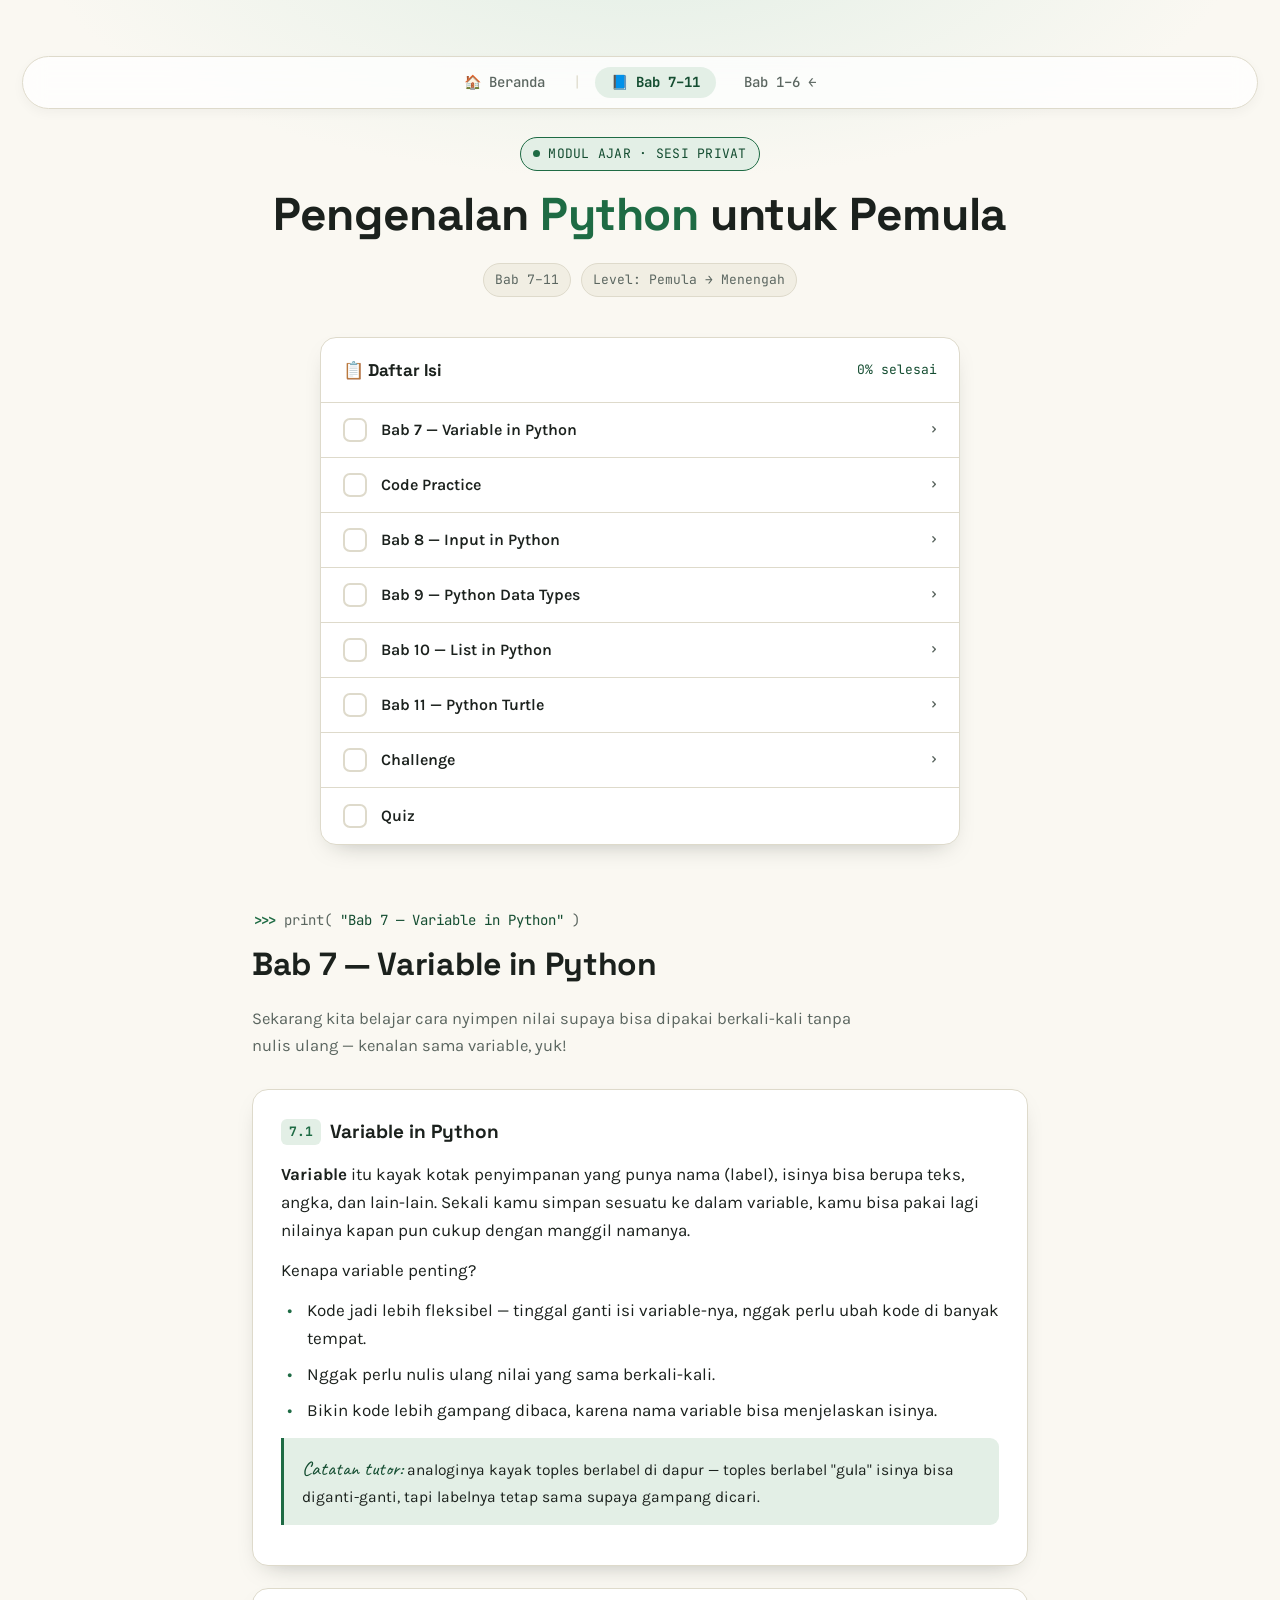
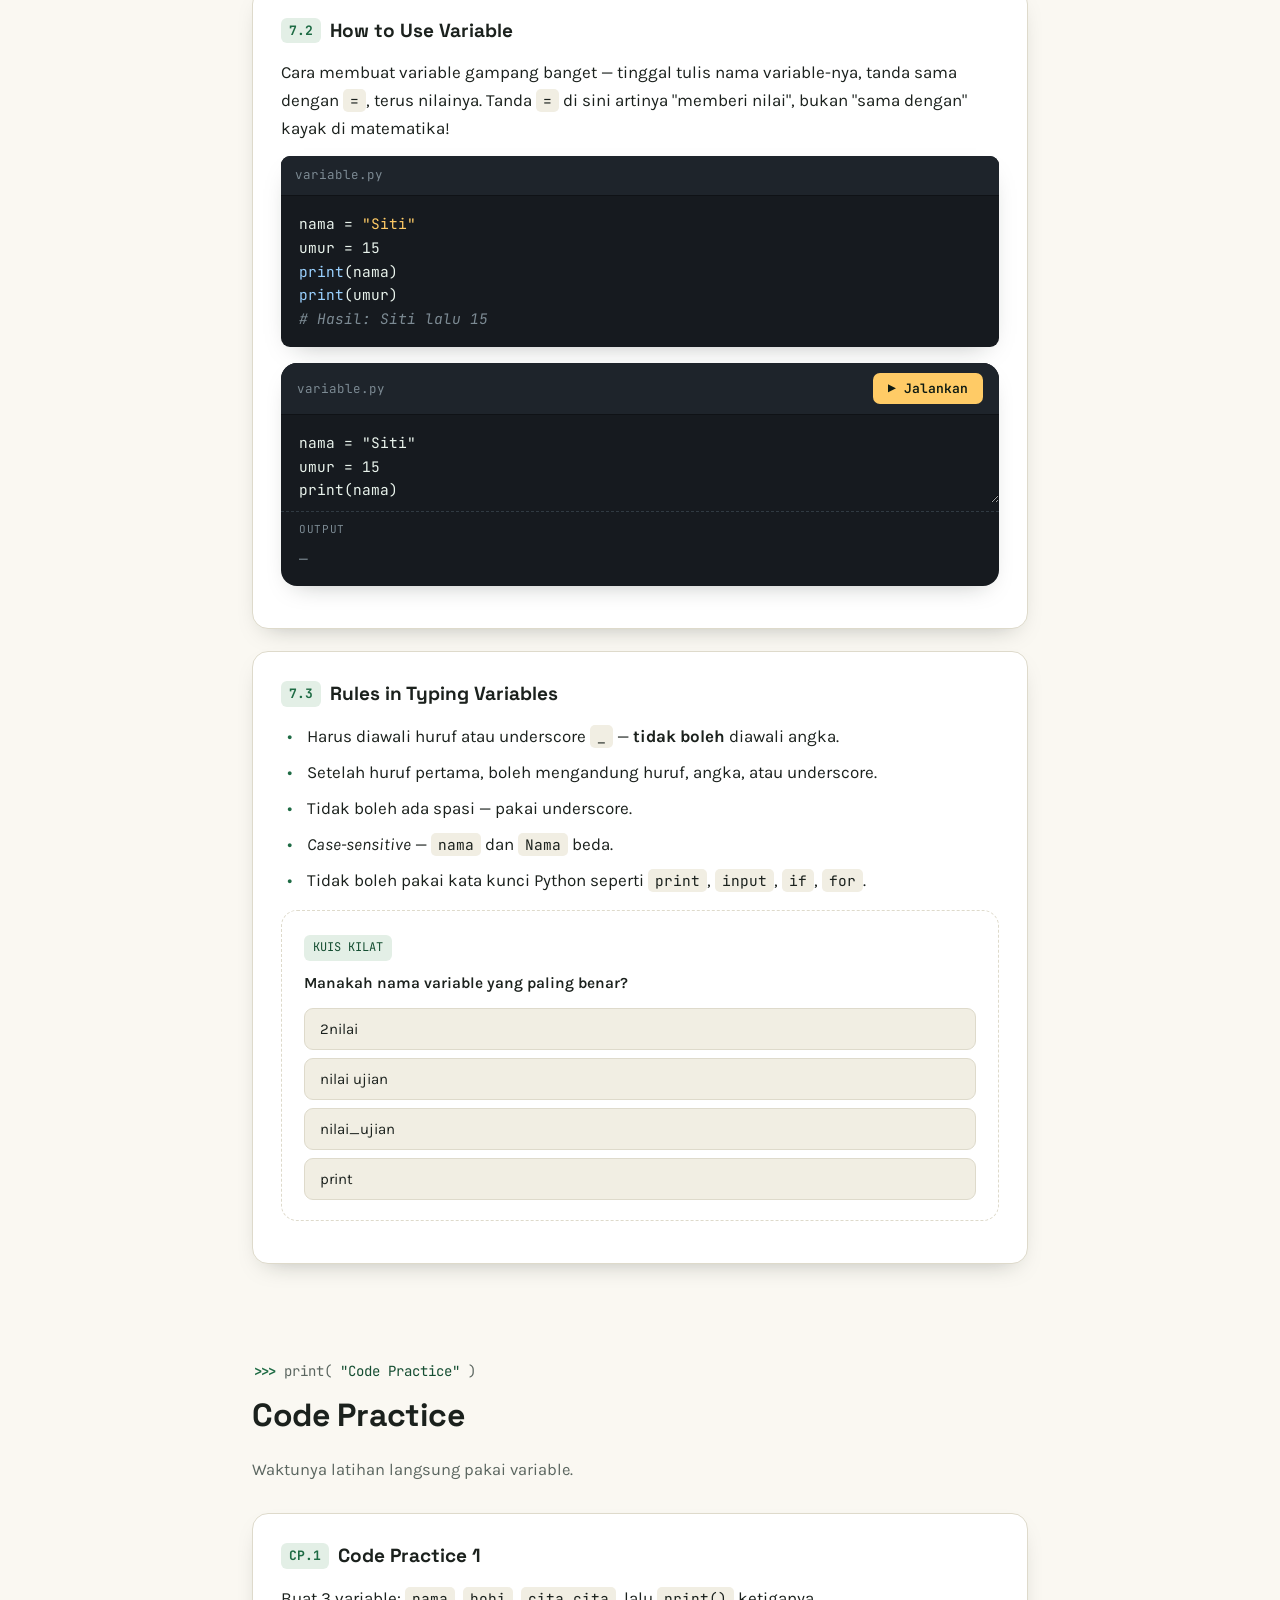
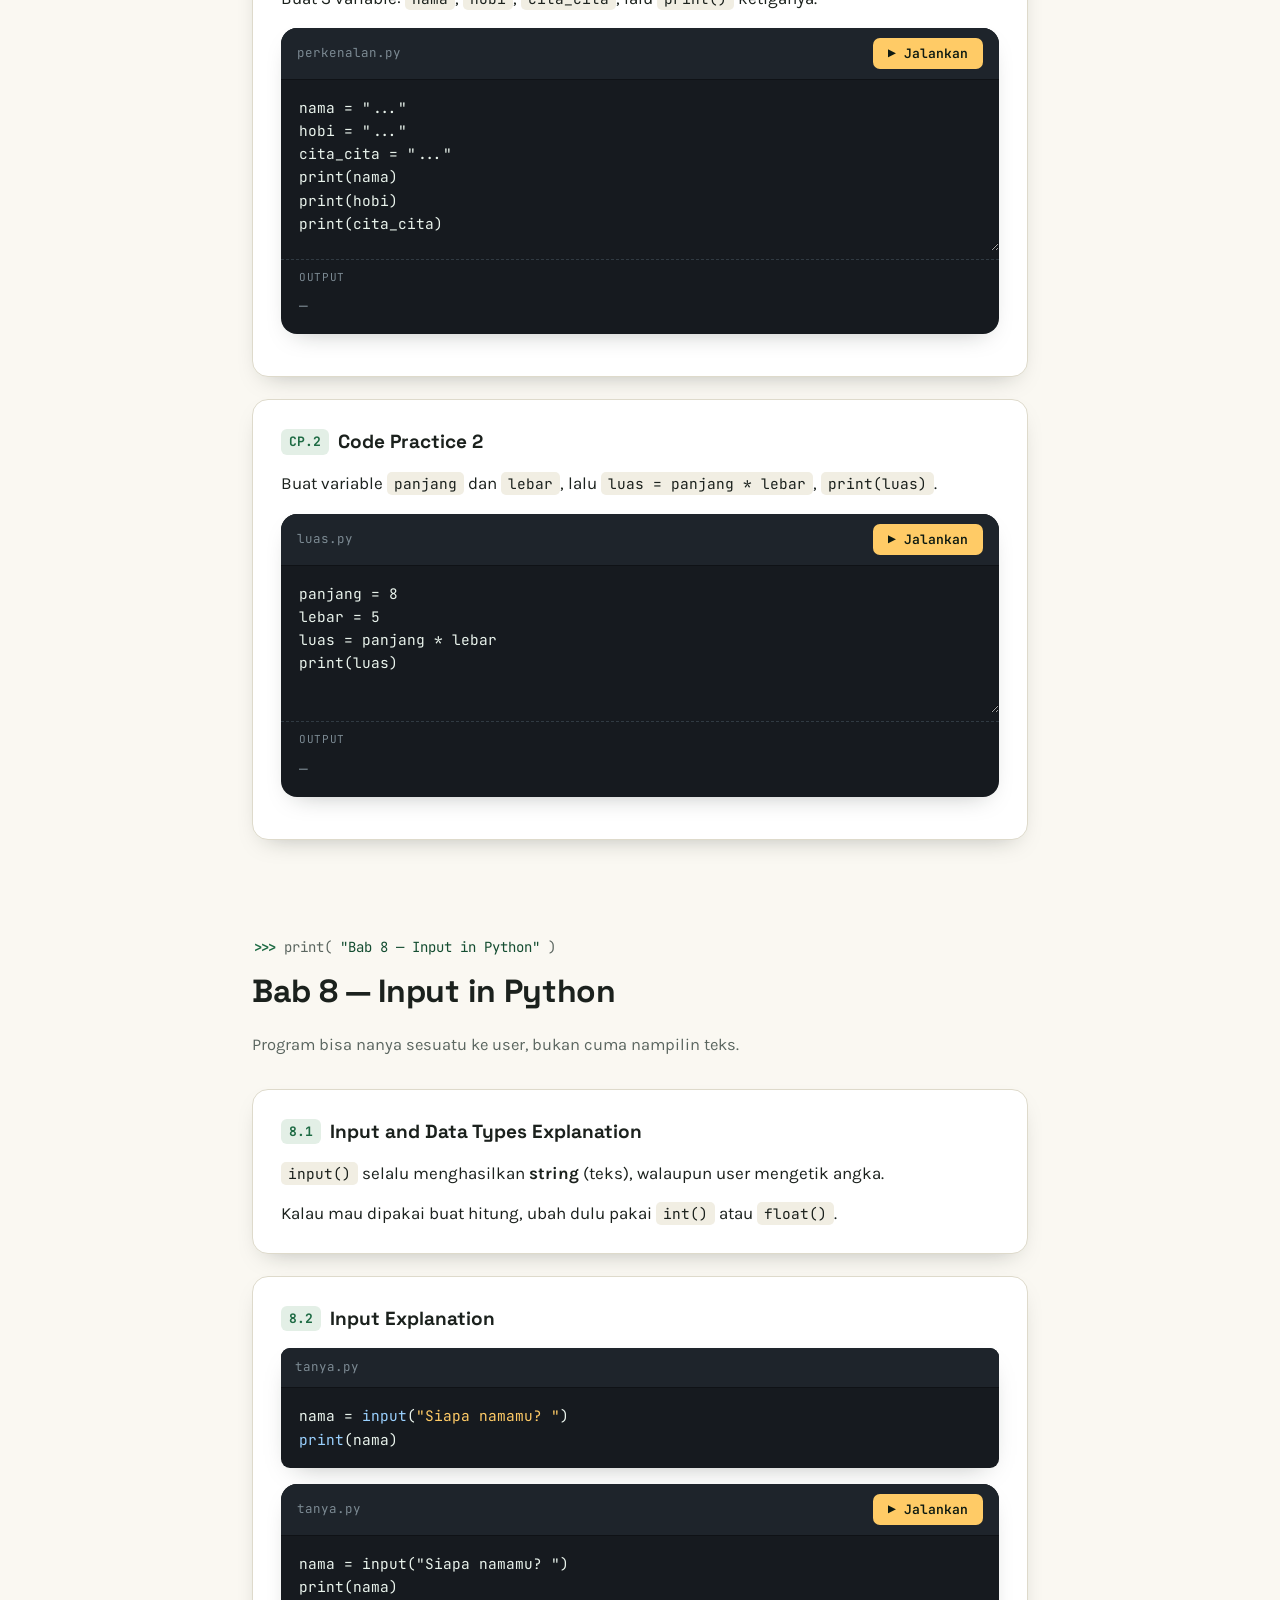
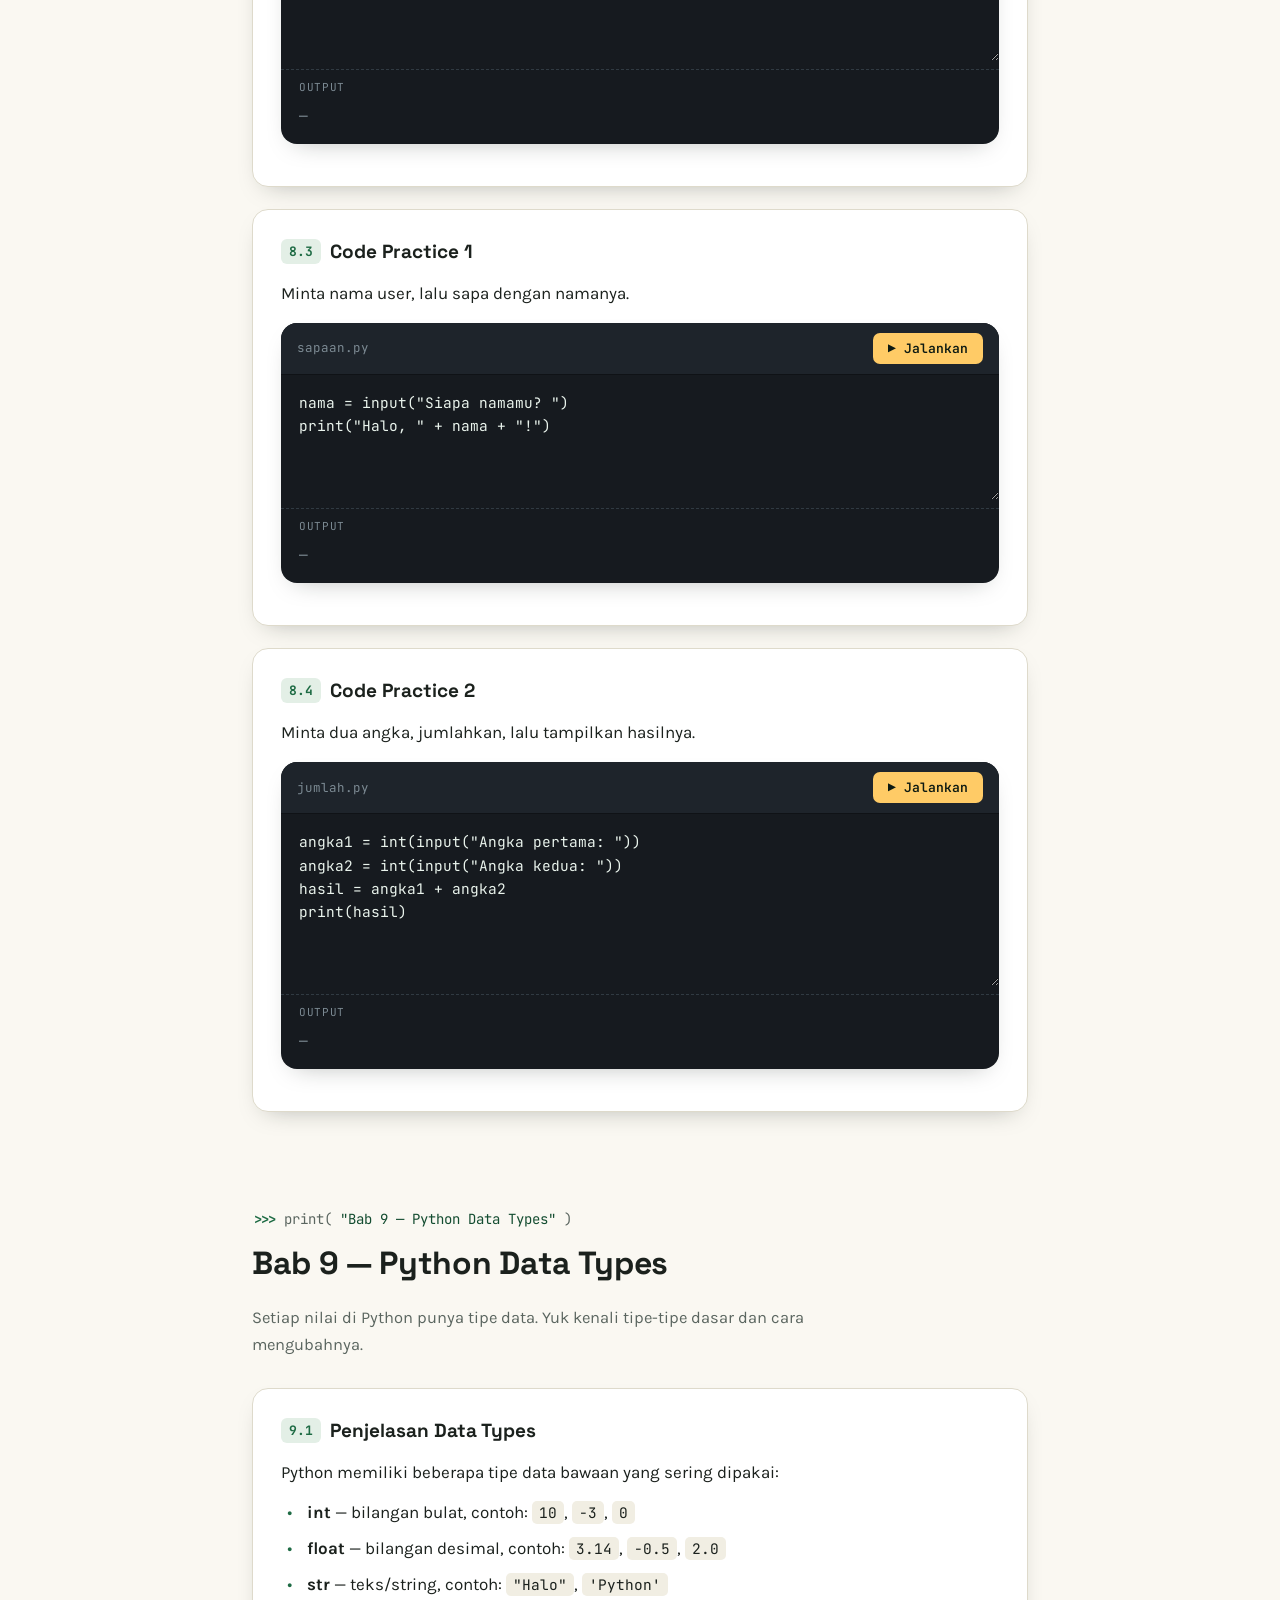
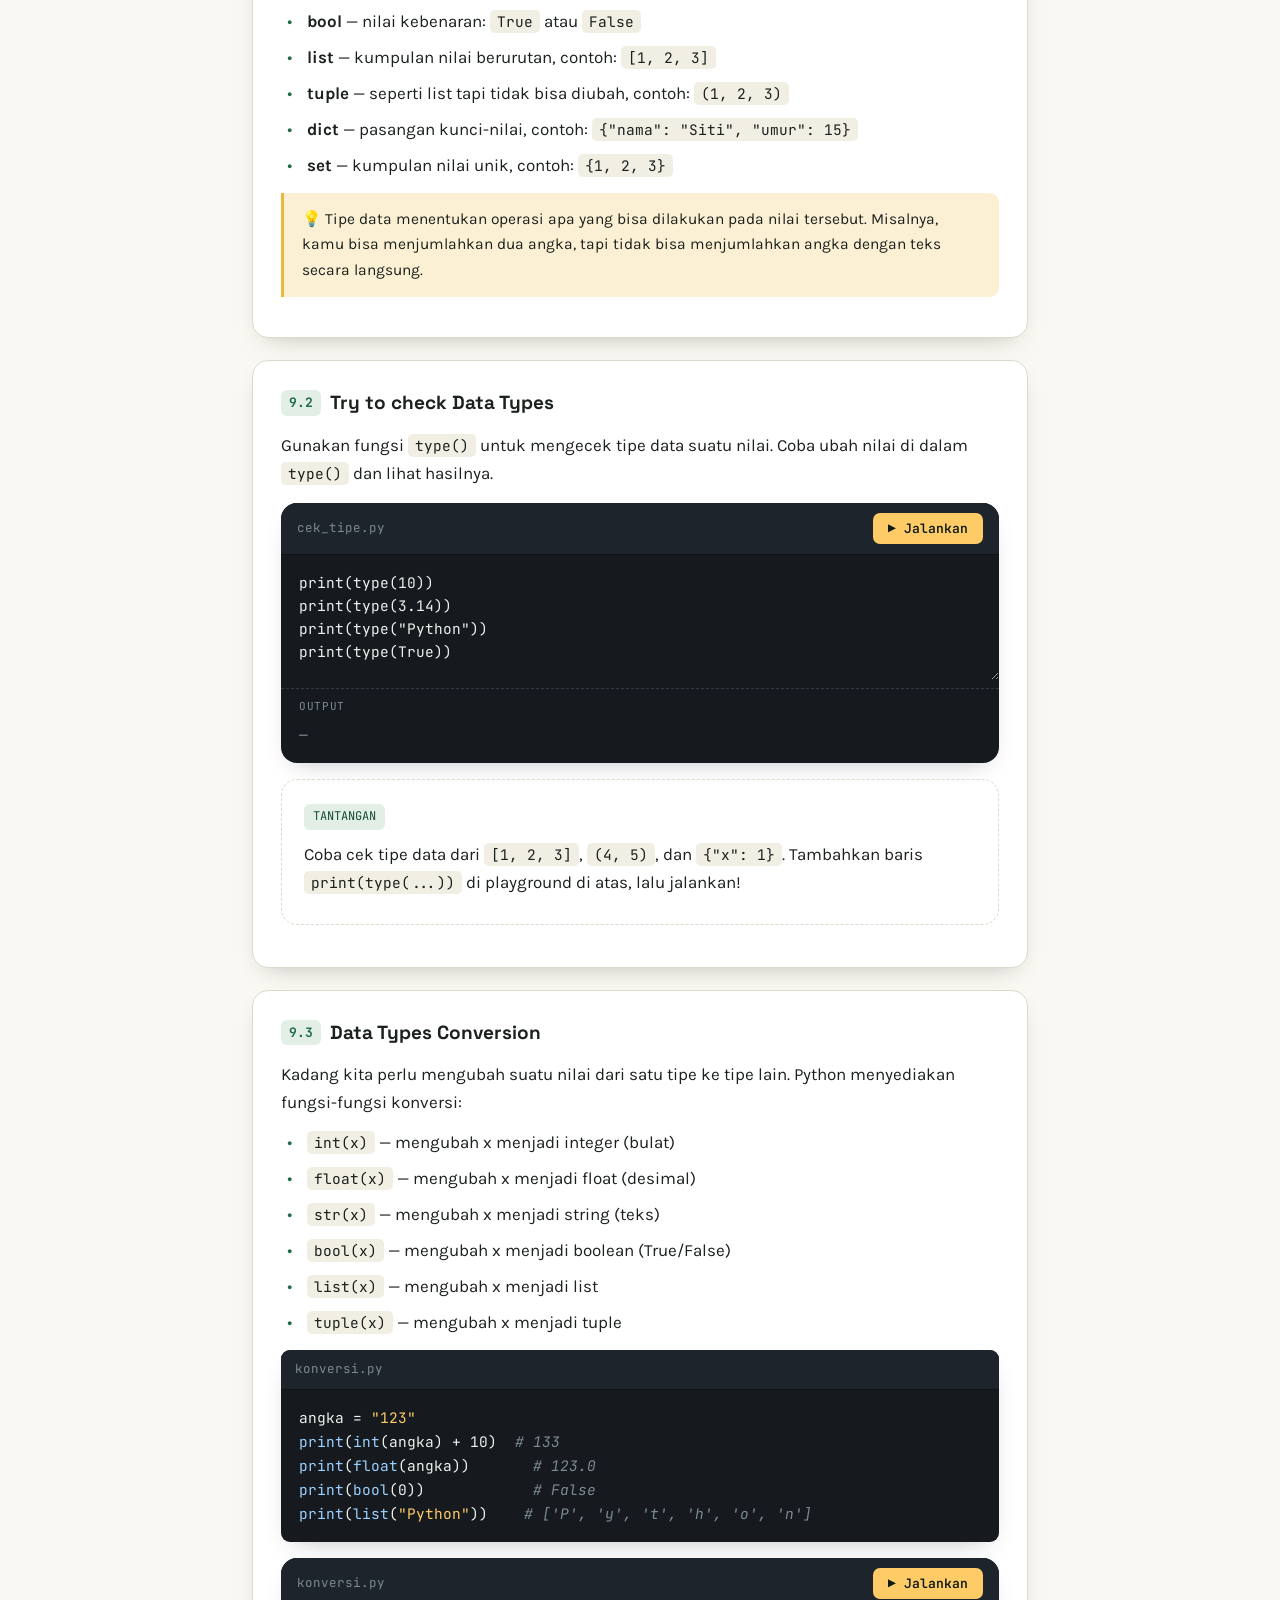
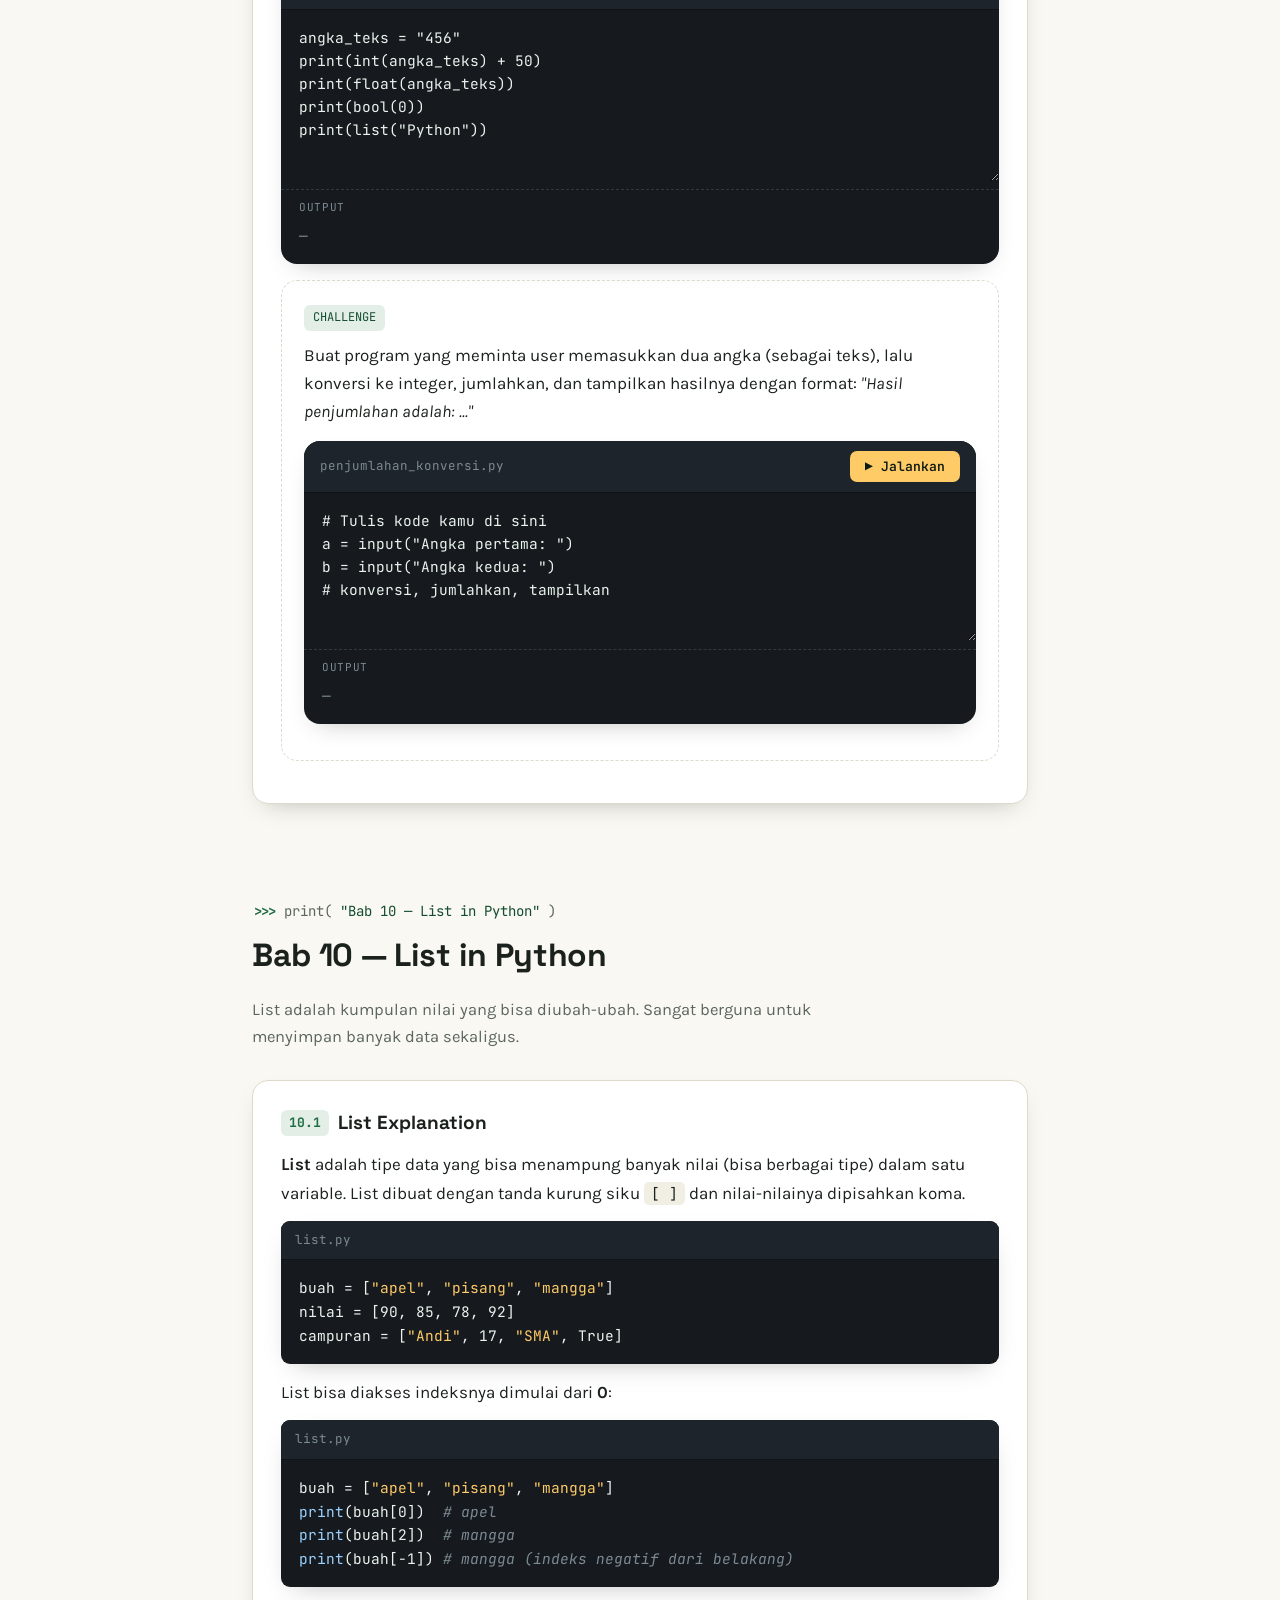
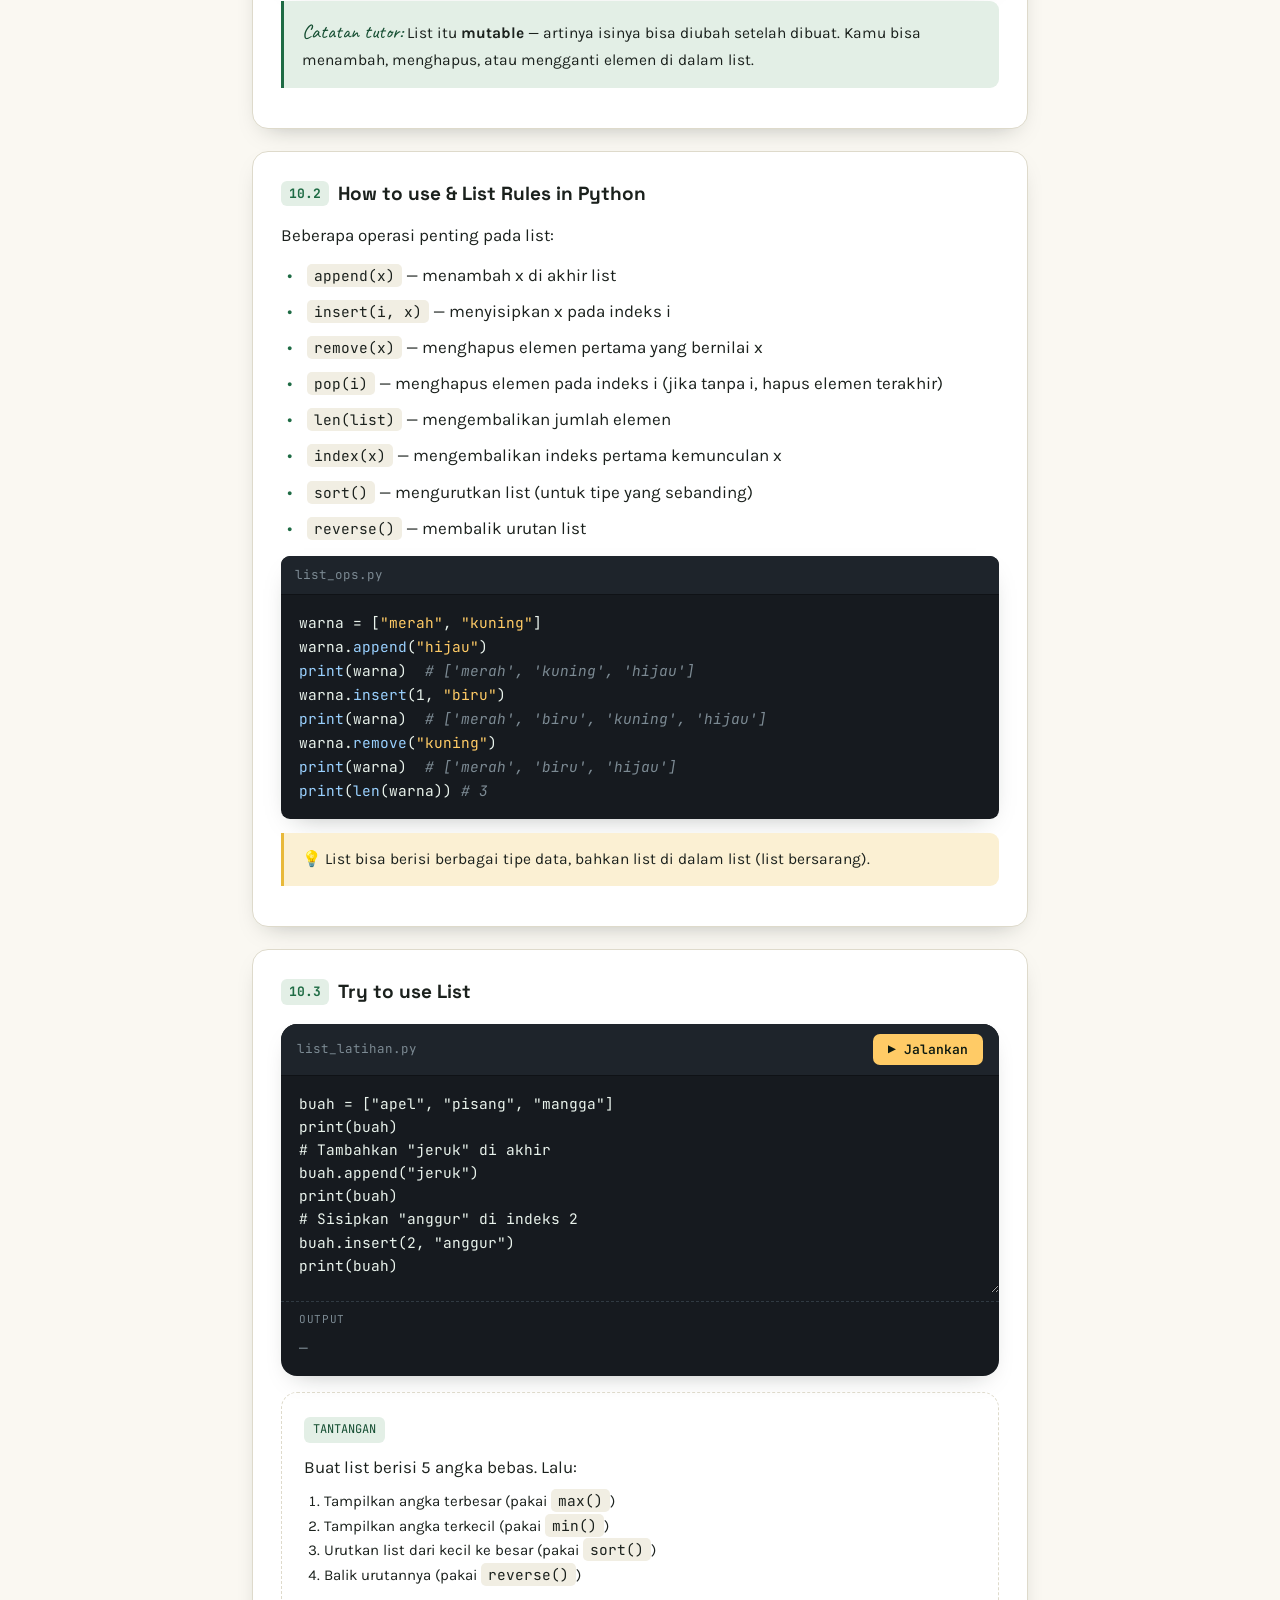
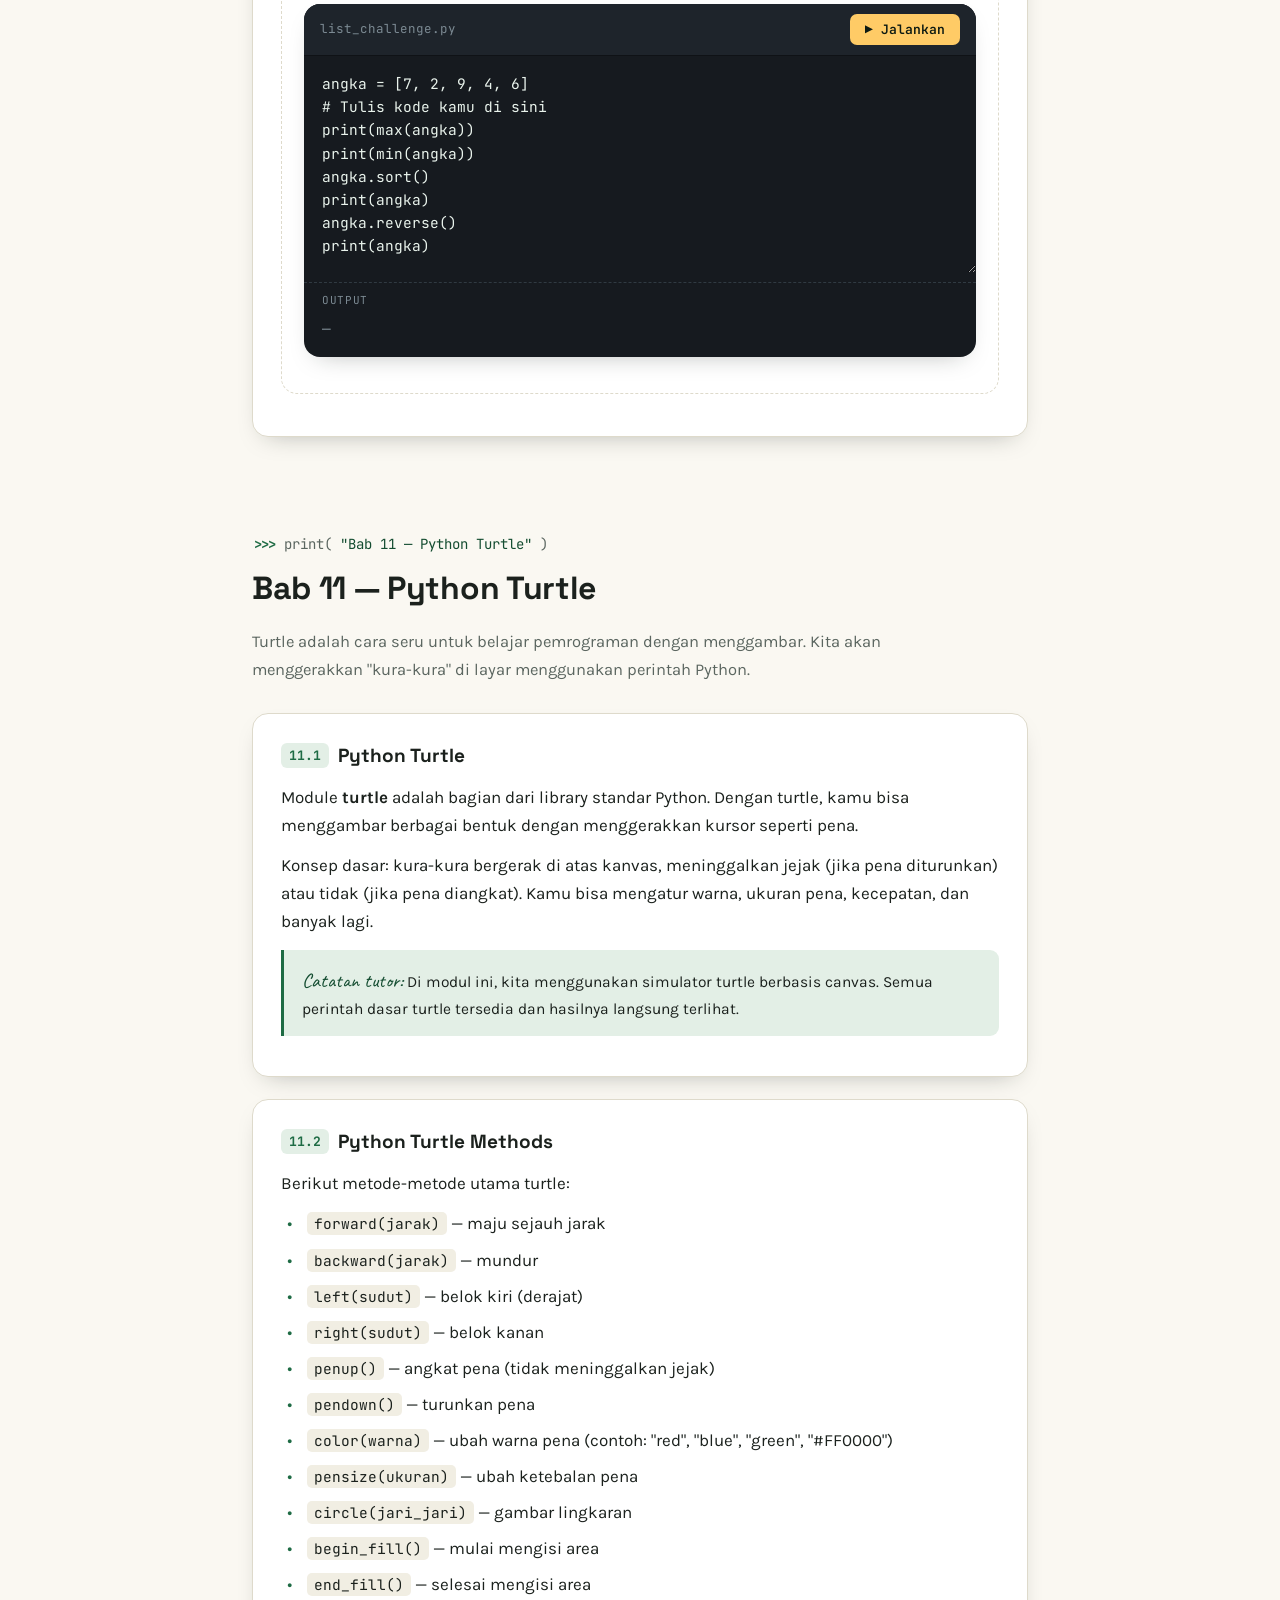
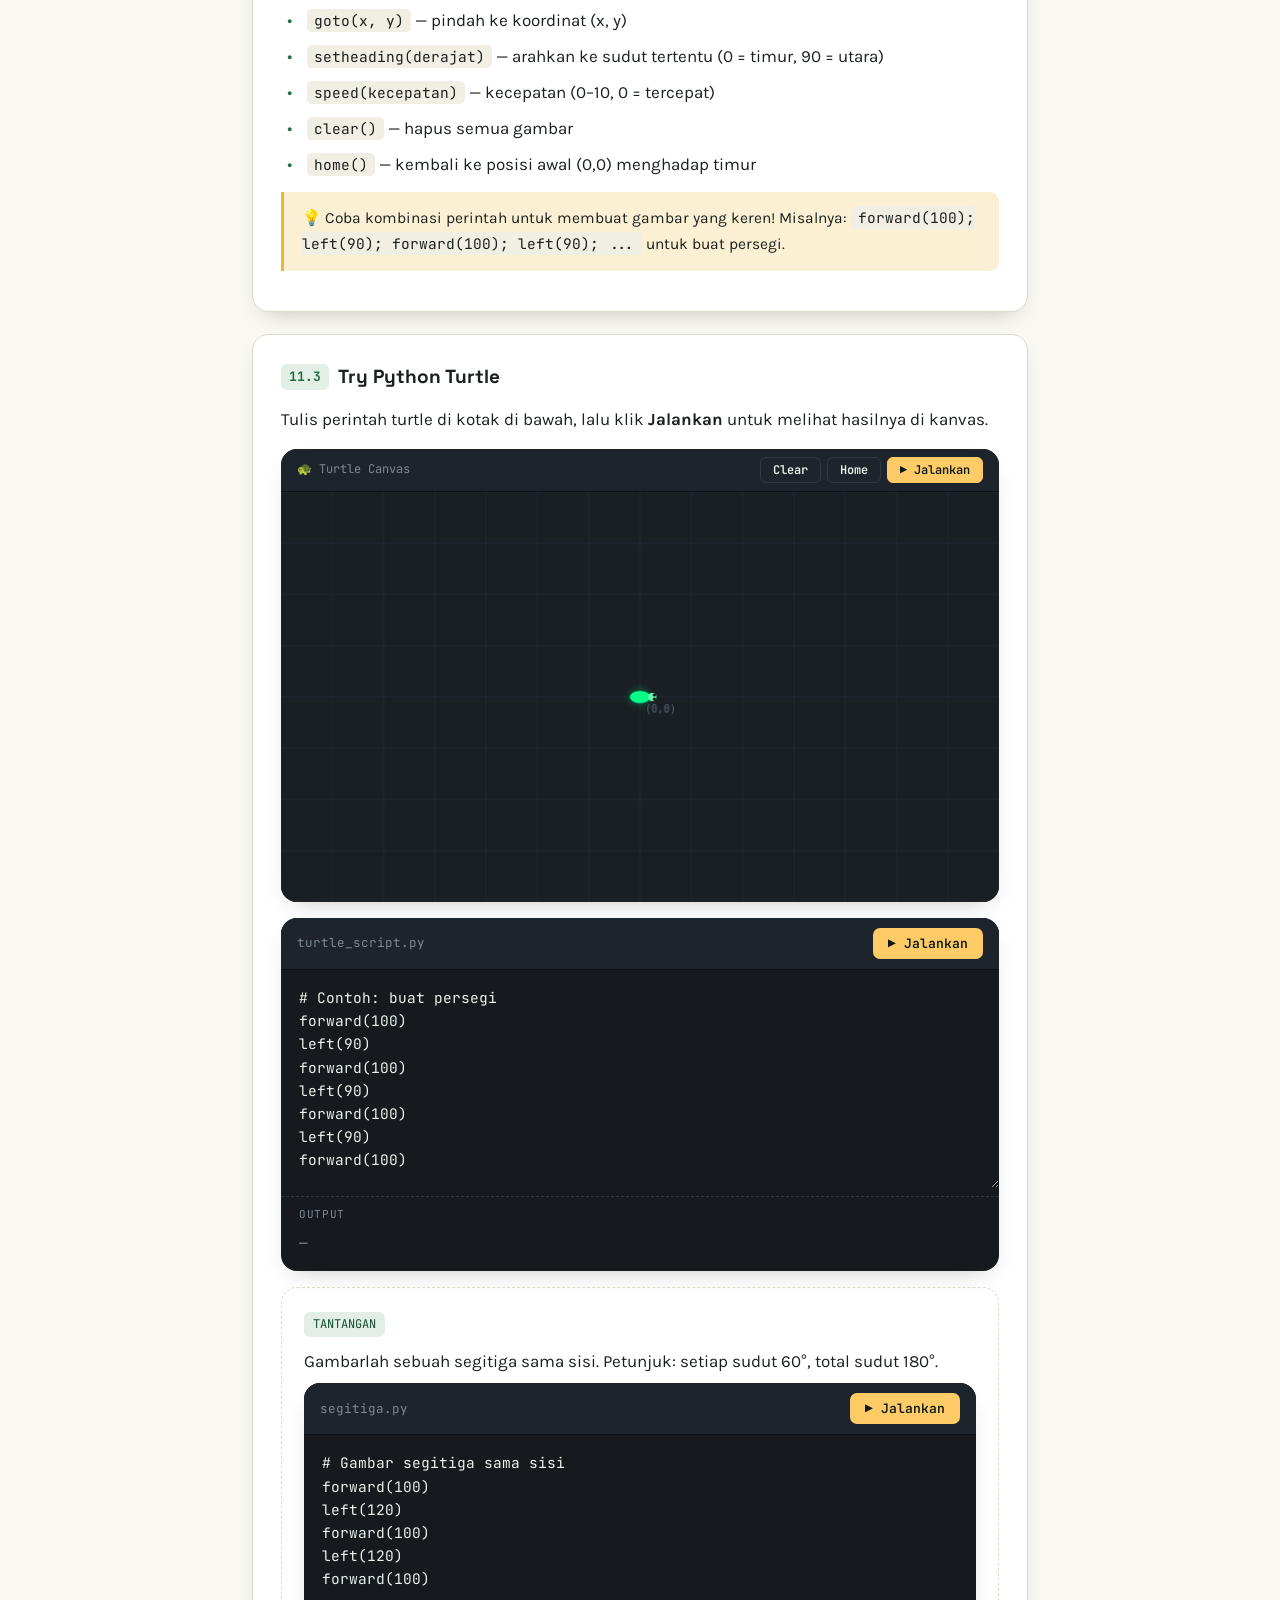
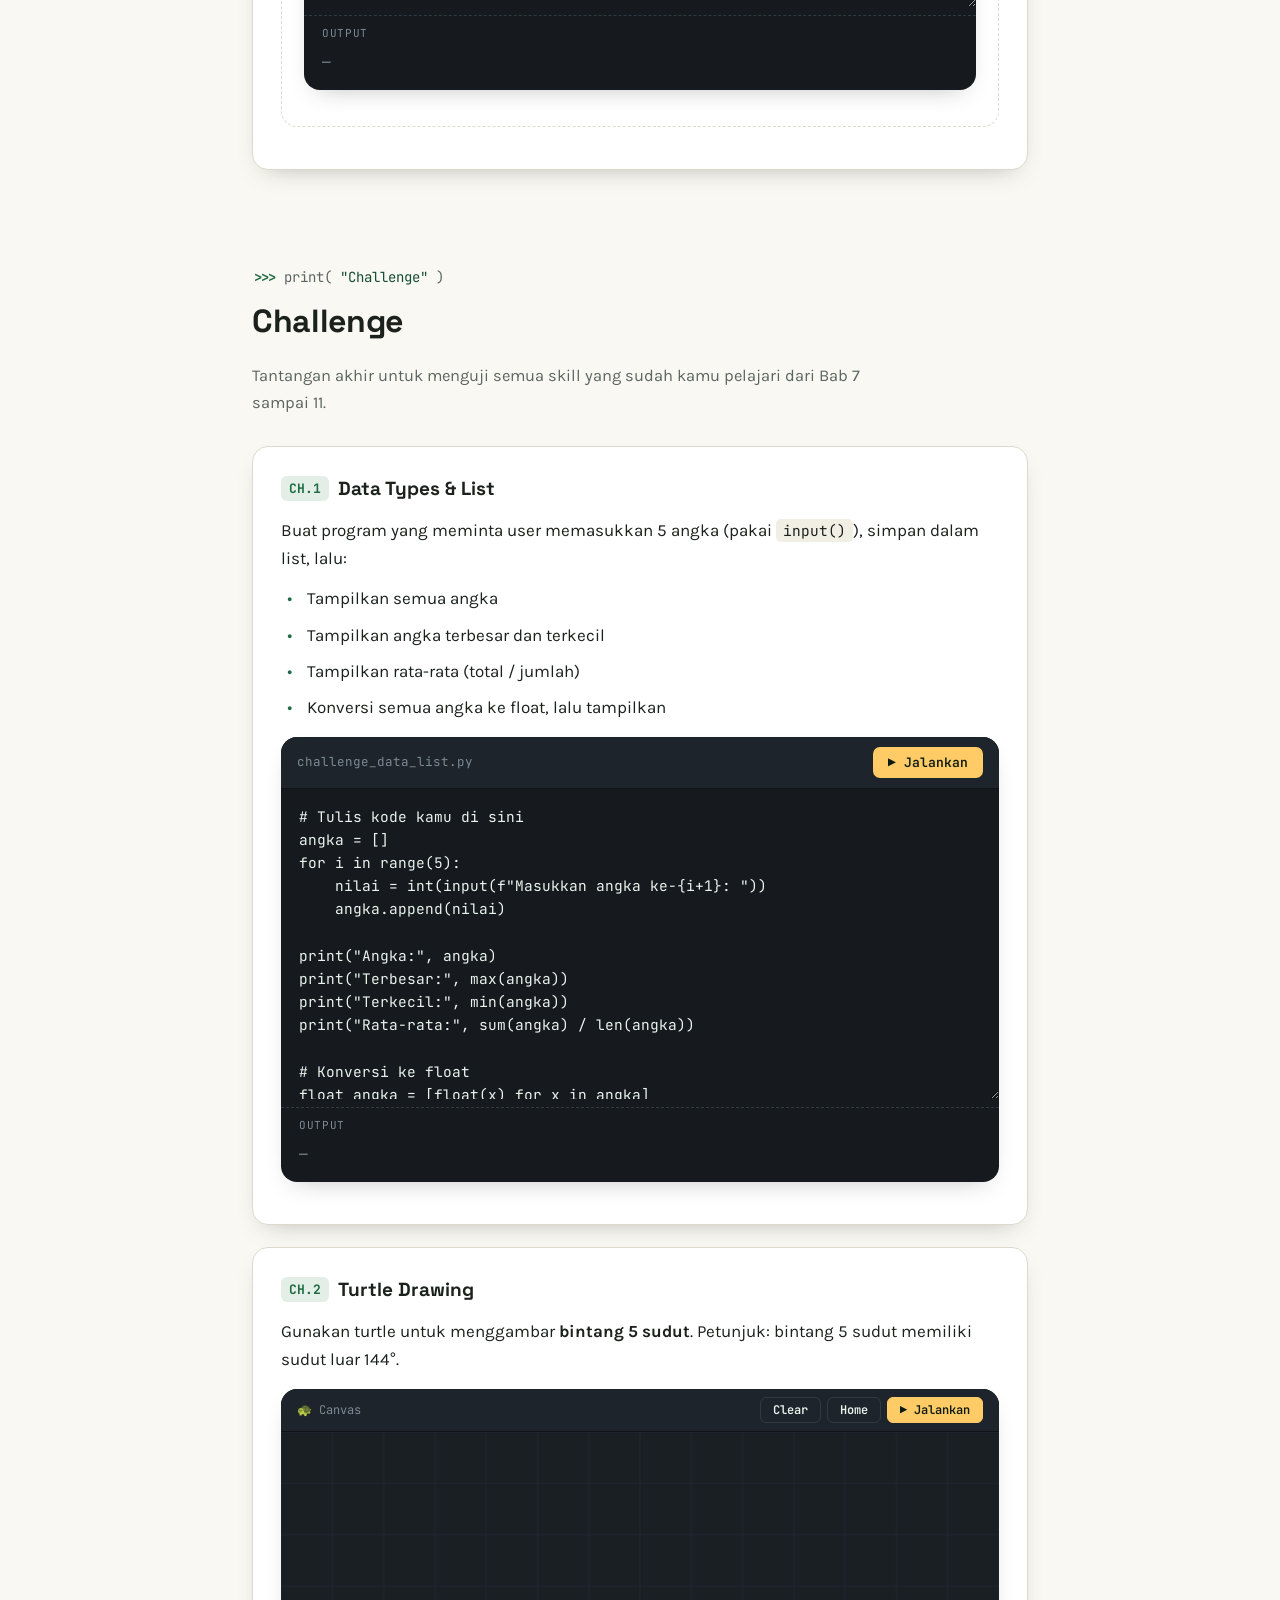
<file: index_bab7_8.html>
<!DOCTYPE html>
<html lang="id">

<head>
    <meta charset="UTF-8">
    <meta name="viewport" content="width=device-width, initial-scale=1.0">
    <title>Modul Ajar Interaktif — Bab 7–11</title>
    <link rel="preconnect" href="https://fonts.googleapis.com">
    <link
        href="https://fonts.googleapis.com/css2?family=Space+Grotesk:wght@500;600;700&family=Karla:wght@400;500;600;700&family=JetBrains+Mono:wght@400;500;600;700&family=Caveat:wght@600&display=swap"
        rel="stylesheet">
    <link rel="stylesheet" href="style.css">
</head>

<body>

    <div id="scrollRail">
        <div id="scrollFill"></div>
    </div>

    <header class="hero">
        <nav class="top-nav">
            <a href="index.html">🏠 Beranda</a>
            <span class="sep">|</span>
            <span class="current">📘 Bab 7–11</span>
            <a href="index_bab1_6.html">Bab 1–6 ←</a>
        </nav>
        <div class="hero-kicker"><span class="dot"></span>MODUL AJAR · SESI PRIVAT</div>
        <h1 class="hero-title">Pengenalan <span class="snake">Python</span> untuk Pemula</h1>
        <div class="hero-meta">
            <span>Bab 7–11</span>
            <span>Level: Pemula → Menengah</span>
        </div>
    </header>

    <nav class="toc" id="toc">
        <div class="toc-head">
            <h2>📋 Daftar Isi</h2>
            <span id="tocPct">0% selesai</span>
        </div>

        <div class="toc-section">
            <button class="toc-header" onclick="toggleToc(this)">
                <span class="toc-check" id="check-bab7"><svg viewBox="0 0 16 16" fill="none">
                        <path d="M3 8.5L6.2 12L13 4" stroke="white" stroke-width="2.4" stroke-linecap="round"
                            stroke-linejoin="round" />
                    </svg></span>
                <span class="toc-label">Bab 7 — Variable in Python</span>
                <span class="toc-chevron">⌄</span>
            </button>
            <div class="toc-sub">
                <a class="toc-item" href="#bab7-1">Variable in Python</a>
                <a class="toc-item" href="#bab7-2">How to use Variable</a>
                <a class="toc-item" href="#bab7-3">Rules in Typing Variables</a>
            </div>
        </div>

        <div class="toc-section">
            <button class="toc-header" onclick="toggleToc(this)">
                <span class="toc-check" id="check-codepractice"><svg viewBox="0 0 16 16" fill="none">
                        <path d="M3 8.5L6.2 12L13 4" stroke="white" stroke-width="2.4" stroke-linecap="round"
                            stroke-linejoin="round" />
                    </svg></span>
                <span class="toc-label">Code Practice</span>
                <span class="toc-chevron">⌄</span>
            </button>
            <div class="toc-sub">
                <a class="toc-item" href="#codepractice-1">Code Practice 1</a>
                <a class="toc-item" href="#codepractice-2">Code Practice 2</a>
            </div>
        </div>

        <div class="toc-section">
            <button class="toc-header" onclick="toggleToc(this)">
                <span class="toc-check" id="check-bab8"><svg viewBox="0 0 16 16" fill="none">
                        <path d="M3 8.5L6.2 12L13 4" stroke="white" stroke-width="2.4" stroke-linecap="round"
                            stroke-linejoin="round" />
                    </svg></span>
                <span class="toc-label">Bab 8 — Input in Python</span>
                <span class="toc-chevron">⌄</span>
            </button>
            <div class="toc-sub">
                <a class="toc-item" href="#bab8-1">Input and Data Types Explanation</a>
                <a class="toc-item" href="#bab8-2">Input Explanation</a>
                <a class="toc-item" href="#bab8-3">Code Practice 1</a>
                <a class="toc-item" href="#bab8-4">Code Practice 2</a>
            </div>
        </div>

        <div class="toc-section">
            <button class="toc-header" onclick="toggleToc(this)">
                <span class="toc-check" id="check-bab9"><svg viewBox="0 0 16 16" fill="none">
                        <path d="M3 8.5L6.2 12L13 4" stroke="white" stroke-width="2.4" stroke-linecap="round"
                            stroke-linejoin="round" />
                    </svg></span>
                <span class="toc-label">Bab 9 — Python Data Types</span>
                <span class="toc-chevron">⌄</span>
            </button>
            <div class="toc-sub">
                <a class="toc-item" href="#bab9-1">Penjelasan Data Types</a>
                <a class="toc-item" href="#bab9-2">Try to check Data Types</a>
                <a class="toc-item" href="#bab9-3">Data Types Conversion</a>
            </div>
        </div>

        <div class="toc-section">
            <button class="toc-header" onclick="toggleToc(this)">
                <span class="toc-check" id="check-bab10"><svg viewBox="0 0 16 16" fill="none">
                        <path d="M3 8.5L6.2 12L13 4" stroke="white" stroke-width="2.4" stroke-linecap="round"
                            stroke-linejoin="round" />
                    </svg></span>
                <span class="toc-label">Bab 10 — List in Python</span>
                <span class="toc-chevron">⌄</span>
            </button>
            <div class="toc-sub">
                <a class="toc-item" href="#bab10-1">List Explanation</a>
                <a class="toc-item" href="#bab10-2">How to use & List Rules in Python</a>
                <a class="toc-item" href="#bab10-3">Try to use List</a>
            </div>
        </div>

        <div class="toc-section">
            <button class="toc-header" onclick="toggleToc(this)">
                <span class="toc-check" id="check-bab11"><svg viewBox="0 0 16 16" fill="none">
                        <path d="M3 8.5L6.2 12L13 4" stroke="white" stroke-width="2.4" stroke-linecap="round"
                            stroke-linejoin="round" />
                    </svg></span>
                <span class="toc-label">Bab 11 — Python Turtle</span>
                <span class="toc-chevron">⌄</span>
            </button>
            <div class="toc-sub">
                <a class="toc-item" href="#bab11-1">Python Turtle</a>
                <a class="toc-item" href="#bab11-2">Python Turtle Methods</a>
                <a class="toc-item" href="#bab11-3">Try Python Turtle</a>
            </div>
        </div>

        <div class="toc-section">
            <button class="toc-header" onclick="toggleToc(this)">
                <span class="toc-check" id="check-challenge2"><svg viewBox="0 0 16 16" fill="none">
                        <path d="M3 8.5L6.2 12L13 4" stroke="white" stroke-width="2.4" stroke-linecap="round"
                            stroke-linejoin="round" />
                    </svg></span>
                <span class="toc-label">Challenge</span>
                <span class="toc-chevron">⌄</span>
            </button>
            <div class="toc-sub">
                <a class="toc-item" href="#challenge2-1">Challenge 1 — Data Types & List</a>
                <a class="toc-item" href="#challenge2-2">Challenge 2 — Turtle Drawing</a>
                <a class="toc-item" href="#challenge2-3">Challenge 3 — List & Turtle Combo</a>
            </div>
        </div>

        <div class="toc-section">
            <a class="toc-header" href="#kuis-final2" style="text-decoration:none;">
                <span class="toc-check" id="check-quizfinal2"><svg viewBox="0 0 16 16" fill="none">
                        <path d="M3 8.5L6.2 12L13 4" stroke="white" stroke-width="2.4" stroke-linecap="round"
                            stroke-linejoin="round" />
                    </svg></span>
                <span class="toc-label">Quiz</span>
            </a>
        </div>
    </nav>

    <main>

        <!-- ================= BAB 7 ================= -->
        <section class="bab" id="bab7">
            <div class="bab-head">
                <div class="prompt-line"><span class="chevrons">&gt;&gt;&gt;</span> print(<span class="str">"Bab 7 —
                        Variable in Python"</span>)</div>
                <h2 class="bab-title" data-text="Bab 7 — Variable in Python">Bab 7 — Variable in Python</h2>
                <p class="bab-intro">Sekarang kita belajar cara nyimpen nilai supaya bisa dipakai berkali-kali tanpa
                    nulis ulang — kenalan sama variable, yuk!</p>
            </div>

            <div class="card" id="bab7-1">
                <h3><span class="num">7.1</span> Variable in Python</h3>
                <p><b>Variable</b> itu kayak kotak penyimpanan yang punya nama (label), isinya bisa berupa teks, angka,
                    dan lain-lain. Sekali kamu simpan sesuatu ke dalam variable, kamu bisa pakai lagi nilainya kapan pun
                    cukup dengan manggil namanya.</p>
                <p>Kenapa variable penting?</p>
                <ul>
                    <li>Kode jadi lebih fleksibel — tinggal ganti isi variable-nya, nggak perlu ubah kode di banyak
                        tempat.</li>
                    <li>Nggak perlu nulis ulang nilai yang sama berkali-kali.</li>
                    <li>Bikin kode lebih gampang dibaca, karena nama variable bisa menjelaskan isinya.</li>
                </ul>
                <div class="note"><span class="hand">Catatan tutor:</span> analoginya kayak toples berlabel di dapur —
                    toples berlabel "gula" isinya bisa diganti-ganti, tapi labelnya tetap sama supaya gampang dicari.
                </div>
            </div>

            <div class="card" id="bab7-2">
                <h3><span class="num">7.2</span> How to Use Variable</h3>
                <p>Cara membuat variable gampang banget — tinggal tulis nama variable-nya, tanda sama dengan <code
                        class="inline">=</code>, terus nilainya. Tanda <code class="inline">=</code> di sini artinya
                    "memberi nilai", bukan "sama dengan" kayak di matematika!</p>
                <div class="term">
                    <div class="term-bar">variable.py</div>
                    <pre>nama = <span class="str">"Siti"</span>
umur = 15
<span class="fn">print</span>(nama)
<span class="fn">print</span>(umur)
<span class="cm"># Hasil: Siti lalu 15</span></pre>
                </div>
                <div class="playground">
                    <div class="pg-bar"><span class="pg-filename">variable.py</span><button class="pg-run"
                            onclick="runCode('ed-main7','out-main7','bab7')">▶ Jalankan</button></div>
                    <textarea class="pg-editor" id="ed-main7" spellcheck="false">nama = "Siti"
umur = 15
print(nama)
print(umur)</textarea>
                    <div class="pg-output-wrap">
                        <div class="pg-output-label">OUTPUT</div>
                        <div class="pg-output" id="out-main7"></div>
                    </div>
                </div>
            </div>

            <div class="card" id="bab7-3">
                <h3><span class="num">7.3</span> Rules in Typing Variables</h3>
                <ul>
                    <li>Harus diawali huruf atau underscore <code class="inline">_</code> — <b>tidak boleh</b> diawali
                        angka.</li>
                    <li>Setelah huruf pertama, boleh mengandung huruf, angka, atau underscore.</li>
                    <li>Tidak boleh ada spasi — pakai underscore.</li>
                    <li><i>Case-sensitive</i> — <code class="inline">nama</code> dan <code class="inline">Nama</code>
                        beda.</li>
                    <li>Tidak boleh pakai kata kunci Python seperti <code class="inline">print</code>, <code
                            class="inline">input</code>, <code class="inline">if</code>, <code
                            class="inline">for</code>.</li>
                </ul>
                <div class="challenge">
                    <span class="chal-tag">KUIS KILAT</span>
                    <div class="quiz-q">
                        <p class="quiz-question">Manakah nama variable yang paling benar?</p>
                        <div class="quiz-options">
                            <button class="quiz-opt"
                                onclick="answerInline(this,false,'Nama variable nggak boleh diawali angka.')">2nilai</button>
                            <button class="quiz-opt" onclick="answerInline(this,false,'Ada spasi di tengah.')">nilai
                                ujian</button>
                            <button class="quiz-opt" onclick="answerInline(this,true,'Tepat!')">nilai_ujian</button>
                            <button class="quiz-opt"
                                onclick="answerInline(this,false,'print adalah kata kunci Python.')">print</button>
                        </div>
                        <div class="quiz-feedback"></div>
                    </div>
                </div>
            </div>
        </section>

        <!-- ================= CODE PRACTICE (Variable) ================= -->
        <section class="bab" id="codepractice">
            <div class="bab-head">
                <div class="prompt-line"><span class="chevrons">&gt;&gt;&gt;</span> print(<span class="str">"Code
                        Practice"</span>)</div>
                <h2 class="bab-title" data-text="Code Practice">Code Practice</h2>
                <p class="bab-intro">Waktunya latihan langsung pakai variable.</p>
            </div>

            <div class="card" id="codepractice-1">
                <h3><span class="num">CP.1</span> Code Practice 1</h3>
                <p>Buat 3 variable: <code class="inline">nama</code>, <code class="inline">hobi</code>, <code
                        class="inline">cita_cita</code>, lalu <code class="inline">print()</code> ketiganya.</p>
                <div class="playground">
                    <div class="pg-bar"><span class="pg-filename">perkenalan.py</span><button class="pg-run"
                            onclick="runCode('ed-cp1','out-cp1','codepractice')">▶ Jalankan</button></div>
                    <textarea class="pg-editor" id="ed-cp1" spellcheck="false" rows="6">nama = "..."
hobi = "..."
cita_cita = "..."
print(nama)
print(hobi)
print(cita_cita)</textarea>
                    <div class="pg-output-wrap">
                        <div class="pg-output-label">OUTPUT</div>
                        <div class="pg-output" id="out-cp1"></div>
                    </div>
                </div>
            </div>

            <div class="card" id="codepractice-2">
                <h3><span class="num">CP.2</span> Code Practice 2</h3>
                <p>Buat variable <code class="inline">panjang</code> dan <code class="inline">lebar</code>, lalu <code
                        class="inline">luas = panjang * lebar</code>, <code class="inline">print(luas)</code>.</p>
                <div class="playground">
                    <div class="pg-bar"><span class="pg-filename">luas.py</span><button class="pg-run"
                            onclick="runCode('ed-cp2','out-cp2','codepractice')">▶ Jalankan</button></div>
                    <textarea class="pg-editor" id="ed-cp2" spellcheck="false" rows="5">panjang = 8
lebar = 5
luas = panjang * lebar
print(luas)</textarea>
                    <div class="pg-output-wrap">
                        <div class="pg-output-label">OUTPUT</div>
                        <div class="pg-output" id="out-cp2"></div>
                    </div>
                </div>
            </div>
        </section>

        <!-- ================= BAB 8 ================= -->
        <section class="bab" id="bab8">
            <div class="bab-head">
                <div class="prompt-line"><span class="chevrons">&gt;&gt;&gt;</span> print(<span class="str">"Bab 8 —
                        Input in Python"</span>)</div>
                <h2 class="bab-title" data-text="Bab 8 — Input in Python">Bab 8 — Input in Python</h2>
                <p class="bab-intro">Program bisa nanya sesuatu ke user, bukan cuma nampilin teks.</p>
            </div>

            <div class="card" id="bab8-1">
                <h3><span class="num">8.1</span> Input and Data Types Explanation</h3>
                <p><code class="inline">input()</code> selalu menghasilkan <b>string</b> (teks), walaupun user mengetik
                    angka.</p>
                <p>Kalau mau dipakai buat hitung, ubah dulu pakai <code class="inline">int()</code> atau <code
                        class="inline">float()</code>.</p>
            </div>

            <div class="card" id="bab8-2">
                <h3><span class="num">8.2</span> Input Explanation</h3>
                <div class="term">
                    <div class="term-bar">tanya.py</div>
                    <pre>nama = <span class="fn">input</span>(<span class="str">"Siapa namamu? "</span>)
<span class="fn">print</span>(nama)</pre>
                </div>
                <div class="playground">
                    <div class="pg-bar"><span class="pg-filename">tanya.py</span><button class="pg-run"
                            onclick="runCode('ed-main8','out-main8','bab8')">▶ Jalankan</button></div>
                    <textarea class="pg-editor" id="ed-main8" spellcheck="false" rows="4">nama = input("Siapa namamu? ")
print(nama)</textarea>
                    <div class="pg-output-wrap">
                        <div class="pg-output-label">OUTPUT</div>
                        <div class="pg-output" id="out-main8"></div>
                    </div>
                </div>
            </div>

            <div class="card" id="bab8-3">
                <h3><span class="num">8.3</span> Code Practice 1</h3>
                <p>Minta nama user, lalu sapa dengan namanya.</p>
                <div class="playground">
                    <div class="pg-bar"><span class="pg-filename">sapaan.py</span><button class="pg-run"
                            onclick="runCode('ed-bp1','out-bp1','bab8')">▶ Jalankan</button></div>
                    <textarea class="pg-editor" id="ed-bp1" spellcheck="false" rows="4">nama = input("Siapa namamu? ")
print("Halo, " + nama + "!")</textarea>
                    <div class="pg-output-wrap">
                        <div class="pg-output-label">OUTPUT</div>
                        <div class="pg-output" id="out-bp1"></div>
                    </div>
                </div>
            </div>

            <div class="card" id="bab8-4">
                <h3><span class="num">8.4</span> Code Practice 2</h3>
                <p>Minta dua angka, jumlahkan, lalu tampilkan hasilnya.</p>
                <div class="playground">
                    <div class="pg-bar"><span class="pg-filename">jumlah.py</span><button class="pg-run"
                            onclick="runCode('ed-bp2','out-bp2','bab8')">▶ Jalankan</button></div>
                    <textarea class="pg-editor" id="ed-bp2" spellcheck="false" rows="6">angka1 = int(input("Angka pertama: "))
angka2 = int(input("Angka kedua: "))
hasil = angka1 + angka2
print(hasil)</textarea>
                    <div class="pg-output-wrap">
                        <div class="pg-output-label">OUTPUT</div>
                        <div class="pg-output" id="out-bp2"></div>
                    </div>
                </div>
            </div>
        </section>

        <!-- ================= BAB 9 ================= -->
        <section class="bab" id="bab9">
            <div class="bab-head">
                <div class="prompt-line"><span class="chevrons">&gt;&gt;&gt;</span> print(<span class="str">"Bab 9 —
                        Python Data Types"</span>)</div>
                <h2 class="bab-title" data-text="Bab 9 — Python Data Types">Bab 9 — Python Data Types</h2>
                <p class="bab-intro">Setiap nilai di Python punya tipe data. Yuk kenali tipe-tipe dasar dan cara
                    mengubahnya.</p>
            </div>

            <div class="card" id="bab9-1">
                <h3><span class="num">9.1</span> Penjelasan Data Types</h3>
                <p>Python memiliki beberapa tipe data bawaan yang sering dipakai:</p>
                <ul>
                    <li><b>int</b> — bilangan bulat, contoh: <code class="inline">10</code>, <code
                            class="inline">-3</code>, <code class="inline">0</code></li>
                    <li><b>float</b> — bilangan desimal, contoh: <code class="inline">3.14</code>, <code
                            class="inline">-0.5</code>, <code class="inline">2.0</code></li>
                    <li><b>str</b> — teks/string, contoh: <code class="inline">"Halo"</code>, <code
                            class="inline">'Python'</code></li>
                    <li><b>bool</b> — nilai kebenaran: <code class="inline">True</code> atau <code
                            class="inline">False</code></li>
                    <li><b>list</b> — kumpulan nilai berurutan, contoh: <code class="inline">[1, 2, 3]</code></li>
                    <li><b>tuple</b> — seperti list tapi tidak bisa diubah, contoh: <code
                            class="inline">(1, 2, 3)</code></li>
                    <li><b>dict</b> — pasangan kunci-nilai, contoh: <code
                            class="inline">{"nama": "Siti", "umur": 15}</code></li>
                    <li><b>set</b> — kumpulan nilai unik, contoh: <code class="inline">{1, 2, 3}</code></li>
                </ul>
                <div class="tip">💡 Tipe data menentukan operasi apa yang bisa dilakukan pada nilai tersebut. Misalnya,
                    kamu bisa menjumlahkan dua angka, tapi tidak bisa menjumlahkan angka dengan teks secara langsung.
                </div>
            </div>

            <div class="card" id="bab9-2">
                <h3><span class="num">9.2</span> Try to check Data Types</h3>
                <p>Gunakan fungsi <code class="inline">type()</code> untuk mengecek tipe data suatu nilai. Coba ubah
                    nilai di dalam <code class="inline">type()</code> dan lihat hasilnya.</p>
                <div class="playground">
                    <div class="pg-bar"><span class="pg-filename">cek_tipe.py</span><button class="pg-run"
                            onclick="runCode('ed-dt1','out-dt1','bab9')">▶ Jalankan</button></div>
                    <textarea class="pg-editor" id="ed-dt1" spellcheck="false" rows="4">print(type(10))
print(type(3.14))
print(type("Python"))
print(type(True))</textarea>
                    <div class="pg-output-wrap">
                        <div class="pg-output-label">OUTPUT</div>
                        <div class="pg-output" id="out-dt1"></div>
                    </div>
                </div>
                <div class="challenge">
                    <span class="chal-tag">TANTANGAN</span>
                    <p style="margin:0 0 8px;">Coba cek tipe data dari <code class="inline">[1, 2, 3]</code>, <code
                            class="inline">(4, 5)</code>, dan <code class="inline">{"x": 1}</code>. Tambahkan baris
                        <code class="inline">print(type(...))</code> di playground di atas, lalu jalankan!</p>
                </div>
            </div>

            <div class="card" id="bab9-3">
                <h3><span class="num">9.3</span> Data Types Conversion</h3>
                <p>Kadang kita perlu mengubah suatu nilai dari satu tipe ke tipe lain. Python menyediakan fungsi-fungsi
                    konversi:</p>
                <ul>
                    <li><code class="inline">int(x)</code> — mengubah x menjadi integer (bulat)</li>
                    <li><code class="inline">float(x)</code> — mengubah x menjadi float (desimal)</li>
                    <li><code class="inline">str(x)</code> — mengubah x menjadi string (teks)</li>
                    <li><code class="inline">bool(x)</code> — mengubah x menjadi boolean (True/False)</li>
                    <li><code class="inline">list(x)</code> — mengubah x menjadi list</li>
                    <li><code class="inline">tuple(x)</code> — mengubah x menjadi tuple</li>
                </ul>
                <div class="term">
                    <div class="term-bar">konversi.py</div>
                    <pre>angka = <span class="str">"123"</span>
<span class="fn">print</span>(<span class="fn">int</span>(angka) + 10)  <span class="cm"># 133</span>
<span class="fn">print</span>(<span class="fn">float</span>(angka))       <span class="cm"># 123.0</span>
<span class="fn">print</span>(<span class="fn">bool</span>(0))            <span class="cm"># False</span>
<span class="fn">print</span>(<span class="fn">list</span>(<span class="str">"Python"</span>))    <span class="cm"># ['P', 'y', 't', 'h', 'o', 'n']</span></pre>
                </div>
                <div class="playground">
                    <div class="pg-bar"><span class="pg-filename">konversi.py</span><button class="pg-run"
                            onclick="runCode('ed-dt2','out-dt2','bab9')">▶ Jalankan</button></div>
                    <textarea class="pg-editor" id="ed-dt2" spellcheck="false" rows="6">angka_teks = "456"
print(int(angka_teks) + 50)
print(float(angka_teks))
print(bool(0))
print(list("Python"))</textarea>
                    <div class="pg-output-wrap">
                        <div class="pg-output-label">OUTPUT</div>
                        <div class="pg-output" id="out-dt2"></div>
                    </div>
                </div>
                <div class="challenge">
                    <span class="chal-tag">CHALLENGE</span>
                    <p style="margin:0 0 8px;">Buat program yang meminta user memasukkan dua angka (sebagai teks), lalu
                        konversi ke integer, jumlahkan, dan tampilkan hasilnya dengan format: <i>"Hasil penjumlahan
                            adalah: ..."</i></p>
                    <div class="playground">
                        <div class="pg-bar"><span class="pg-filename">penjumlahan_konversi.py</span><button
                                class="pg-run" onclick="runCode('ed-dt3','out-dt3','bab9')">▶ Jalankan</button></div>
                        <textarea class="pg-editor" id="ed-dt3" spellcheck="false" rows="5"># Tulis kode kamu di sini
a = input("Angka pertama: ")
b = input("Angka kedua: ")
# konversi, jumlahkan, tampilkan</textarea>
                        <div class="pg-output-wrap">
                            <div class="pg-output-label">OUTPUT</div>
                            <div class="pg-output" id="out-dt3"></div>
                        </div>
                    </div>
                </div>
            </div>
        </section>

        <!-- ================= BAB 10 ================= -->
        <section class="bab" id="bab10">
            <div class="bab-head">
                <div class="prompt-line"><span class="chevrons">&gt;&gt;&gt;</span> print(<span class="str">"Bab 10 —
                        List in Python"</span>)</div>
                <h2 class="bab-title" data-text="Bab 10 — List in Python">Bab 10 — List in Python</h2>
                <p class="bab-intro">List adalah kumpulan nilai yang bisa diubah-ubah. Sangat berguna untuk menyimpan
                    banyak data sekaligus.</p>
            </div>

            <div class="card" id="bab10-1">
                <h3><span class="num">10.1</span> List Explanation</h3>
                <p><b>List</b> adalah tipe data yang bisa menampung banyak nilai (bisa berbagai tipe) dalam satu
                    variable. List dibuat dengan tanda kurung siku <code class="inline">[ ]</code> dan nilai-nilainya
                    dipisahkan koma.</p>
                <div class="term">
                    <div class="term-bar">list.py</div>
                    <pre>buah = [<span class="str">"apel"</span>, <span class="str">"pisang"</span>, <span class="str">"mangga"</span>]
nilai = [90, 85, 78, 92]
campuran = [<span class="str">"Andi"</span>, 17, <span class="str">"SMA"</span>, True]</pre>
                </div>
                <p>List bisa diakses indeksnya dimulai dari <b>0</b>:</p>
                <div class="term">
                    <div class="term-bar">list.py</div>
                    <pre>buah = [<span class="str">"apel"</span>, <span class="str">"pisang"</span>, <span class="str">"mangga"</span>]
<span class="fn">print</span>(buah[0])  <span class="cm"># apel</span>
<span class="fn">print</span>(buah[2])  <span class="cm"># mangga</span>
<span class="fn">print</span>(buah[-1]) <span class="cm"># mangga (indeks negatif dari belakang)</span></pre>
                </div>
                <div class="note"><span class="hand">Catatan tutor:</span> List itu <b>mutable</b> — artinya isinya bisa
                    diubah setelah dibuat. Kamu bisa menambah, menghapus, atau mengganti elemen di dalam list.</div>
            </div>

            <div class="card" id="bab10-2">
                <h3><span class="num">10.2</span> How to use & List Rules in Python</h3>
                <p>Beberapa operasi penting pada list:</p>
                <ul>
                    <li><code class="inline">append(x)</code> — menambah x di akhir list</li>
                    <li><code class="inline">insert(i, x)</code> — menyisipkan x pada indeks i</li>
                    <li><code class="inline">remove(x)</code> — menghapus elemen pertama yang bernilai x</li>
                    <li><code class="inline">pop(i)</code> — menghapus elemen pada indeks i (jika tanpa i, hapus elemen
                        terakhir)</li>
                    <li><code class="inline">len(list)</code> — mengembalikan jumlah elemen</li>
                    <li><code class="inline">index(x)</code> — mengembalikan indeks pertama kemunculan x</li>
                    <li><code class="inline">sort()</code> — mengurutkan list (untuk tipe yang sebanding)</li>
                    <li><code class="inline">reverse()</code> — membalik urutan list</li>
                </ul>
                <div class="term">
                    <div class="term-bar">list_ops.py</div>
                    <pre>warna = [<span class="str">"merah"</span>, <span class="str">"kuning"</span>]
warna.<span class="fn">append</span>(<span class="str">"hijau"</span>)
<span class="fn">print</span>(warna)  <span class="cm"># ['merah', 'kuning', 'hijau']</span>
warna.<span class="fn">insert</span>(1, <span class="str">"biru"</span>)
<span class="fn">print</span>(warna)  <span class="cm"># ['merah', 'biru', 'kuning', 'hijau']</span>
warna.<span class="fn">remove</span>(<span class="str">"kuning"</span>)
<span class="fn">print</span>(warna)  <span class="cm"># ['merah', 'biru', 'hijau']</span>
<span class="fn">print</span>(<span class="fn">len</span>(warna)) <span class="cm"># 3</span></pre>
                </div>
                <div class="tip">💡 List bisa berisi berbagai tipe data, bahkan list di dalam list (list bersarang).
                </div>
            </div>

            <div class="card" id="bab10-3">
                <h3><span class="num">10.3</span> Try to use List</h3>
                <div class="playground">
                    <div class="pg-bar"><span class="pg-filename">list_latihan.py</span><button class="pg-run"
                            onclick="runCode('ed-list1','out-list1','bab10')">▶ Jalankan</button></div>
                    <textarea class="pg-editor" id="ed-list1" spellcheck="false" rows="8">buah = ["apel", "pisang", "mangga"]
print(buah)
# Tambahkan "jeruk" di akhir
buah.append("jeruk")
print(buah)
# Sisipkan "anggur" di indeks 2
buah.insert(2, "anggur")
print(buah)</textarea>
                    <div class="pg-output-wrap">
                        <div class="pg-output-label">OUTPUT</div>
                        <div class="pg-output" id="out-list1"></div>
                    </div>
                </div>
                <div class="challenge">
                    <span class="chal-tag">TANTANGAN</span>
                    <p style="margin:0 0 8px;">Buat list berisi 5 angka bebas. Lalu:</p>
                    <ol style="margin:4px 0 8px 20px;font-size:15px;">
                        <li>Tampilkan angka terbesar (pakai <code class="inline">max()</code>)</li>
                        <li>Tampilkan angka terkecil (pakai <code class="inline">min()</code>)</li>
                        <li>Urutkan list dari kecil ke besar (pakai <code class="inline">sort()</code>)</li>
                        <li>Balik urutannya (pakai <code class="inline">reverse()</code>)</li>
                    </ol>
                    <div class="playground">
                        <div class="pg-bar"><span class="pg-filename">list_challenge.py</span><button class="pg-run"
                                onclick="runCode('ed-list2','out-list2','bab10')">▶ Jalankan</button></div>
                        <textarea class="pg-editor" id="ed-list2" spellcheck="false" rows="8">angka = [7, 2, 9, 4, 6]
# Tulis kode kamu di sini
print(max(angka))
print(min(angka))
angka.sort()
print(angka)
angka.reverse()
print(angka)</textarea>
                        <div class="pg-output-wrap">
                            <div class="pg-output-label">OUTPUT</div>
                            <div class="pg-output" id="out-list2"></div>
                        </div>
                    </div>
                </div>
            </div>
        </section>

        <!-- ================= BAB 11 ================= -->
        <section class="bab" id="bab11">
            <div class="bab-head">
                <div class="prompt-line"><span class="chevrons">&gt;&gt;&gt;</span> print(<span class="str">"Bab 11 —
                        Python Turtle"</span>)</div>
                <h2 class="bab-title" data-text="Bab 11 — Python Turtle">Bab 11 — Python Turtle</h2>
                <p class="bab-intro">Turtle adalah cara seru untuk belajar pemrograman dengan menggambar. Kita akan
                    menggerakkan "kura-kura" di layar menggunakan perintah Python.</p>
            </div>

            <div class="card" id="bab11-1">
                <h3><span class="num">11.1</span> Python Turtle</h3>
                <p>Module <b>turtle</b> adalah bagian dari library standar Python. Dengan turtle, kamu bisa menggambar
                    berbagai bentuk dengan menggerakkan kursor seperti pena.</p>
                <p>Konsep dasar: kura-kura bergerak di atas kanvas, meninggalkan jejak (jika pena diturunkan) atau tidak
                    (jika pena diangkat). Kamu bisa mengatur warna, ukuran pena, kecepatan, dan banyak lagi.</p>
                <div class="note"><span class="hand">Catatan tutor:</span> Di modul ini, kita menggunakan simulator
                    turtle berbasis canvas. Semua perintah dasar turtle tersedia dan hasilnya langsung terlihat.</div>
            </div>

            <div class="card" id="bab11-2">
                <h3><span class="num">11.2</span> Python Turtle Methods</h3>
                <p>Berikut metode-metode utama turtle:</p>
                <ul>
                    <li><code class="inline">forward(jarak)</code> — maju sejauh jarak</li>
                    <li><code class="inline">backward(jarak)</code> — mundur</li>
                    <li><code class="inline">left(sudut)</code> — belok kiri (derajat)</li>
                    <li><code class="inline">right(sudut)</code> — belok kanan</li>
                    <li><code class="inline">penup()</code> — angkat pena (tidak meninggalkan jejak)</li>
                    <li><code class="inline">pendown()</code> — turunkan pena</li>
                    <li><code class="inline">color(warna)</code> — ubah warna pena (contoh: "red", "blue", "green",
                        "#FF0000")</li>
                    <li><code class="inline">pensize(ukuran)</code> — ubah ketebalan pena</li>
                    <li><code class="inline">circle(jari_jari)</code> — gambar lingkaran</li>
                    <li><code class="inline">begin_fill()</code> — mulai mengisi area</li>
                    <li><code class="inline">end_fill()</code> — selesai mengisi area</li>
                    <li><code class="inline">goto(x, y)</code> — pindah ke koordinat (x, y)</li>
                    <li><code class="inline">setheading(derajat)</code> — arahkan ke sudut tertentu (0 = timur, 90 =
                        utara)</li>
                    <li><code class="inline">speed(kecepatan)</code> — kecepatan (0–10, 0 = tercepat)</li>
                    <li><code class="inline">clear()</code> — hapus semua gambar</li>
                    <li><code class="inline">home()</code> — kembali ke posisi awal (0,0) menghadap timur</li>
                </ul>
                <div class="tip">💡 Coba kombinasi perintah untuk membuat gambar yang keren! Misalnya: <code
                        class="inline">forward(100); left(90); forward(100); left(90); ...</code> untuk buat persegi.
                </div>
            </div>

            <div class="card" id="bab11-3">
                <h3><span class="num">11.3</span> Try Python Turtle</h3>
                <p>Tulis perintah turtle di kotak di bawah, lalu klik <b>Jalankan</b> untuk melihat hasilnya di kanvas.
                </p>
                <div class="turtle-canvas-wrap">
                    <div class="turtle-bar">
                        <span class="label">🐢 Turtle Canvas</span>
                        <div class="btn-group">
                            <button onclick="clearTurtle()">Clear</button>
                            <button onclick="homeTurtle()">Home</button>
                            <button class="primary" onclick="runTurtle()">▶ Jalankan</button>
                        </div>
                    </div>
                    <canvas id="turtleCanvas" width="700" height="400"></canvas>
                </div>
                <div class="playground" style="margin-top:0;">
                    <div class="pg-bar"><span class="pg-filename">turtle_script.py</span><button class="pg-run"
                            onclick="runTurtle()">▶ Jalankan</button></div>
                    <textarea class="pg-editor" id="ed-turtle" spellcheck="false" rows="8"># Contoh: buat persegi
forward(100)
left(90)
forward(100)
left(90)
forward(100)
left(90)
forward(100)</textarea>
                    <div class="pg-output-wrap">
                        <div class="pg-output-label">OUTPUT</div>
                        <div class="pg-output" id="out-turtle"></div>
                    </div>
                </div>
                <div class="challenge">
                    <span class="chal-tag">TANTANGAN</span>
                    <p style="margin:0 0 8px;">Gambarlah sebuah segitiga sama sisi. Petunjuk: setiap sudut 60°, total
                        sudut 180°.</p>
                    <div class="playground" style="margin-top:8px;">
                        <div class="pg-bar"><span class="pg-filename">segitiga.py</span><button class="pg-run"
                                onclick="runTurtleCode('ed-turtle-ch1','out-turtle-ch1')">▶ Jalankan</button></div>
                        <textarea class="pg-editor" id="ed-turtle-ch1" spellcheck="false" rows="6"># Gambar segitiga sama sisi
forward(100)
left(120)
forward(100)
left(120)
forward(100)</textarea>
                        <div class="pg-output-wrap">
                            <div class="pg-output-label">OUTPUT</div>
                            <div class="pg-output" id="out-turtle-ch1"></div>
                        </div>
                    </div>
                </div>
            </div>
        </section>

        <!-- ================= CHALLENGE ================= -->
        <section class="bab" id="challenge2">
            <div class="bab-head">
                <div class="prompt-line"><span class="chevrons">&gt;&gt;&gt;</span> print(<span
                        class="str">"Challenge"</span>)</div>
                <h2 class="bab-title" data-text="Challenge">Challenge</h2>
                <p class="bab-intro">Tantangan akhir untuk menguji semua skill yang sudah kamu pelajari dari Bab 7
                    sampai 11.</p>
            </div>

            <div class="card" id="challenge2-1">
                <h3><span class="num">CH.1</span> Data Types & List</h3>
                <p>Buat program yang meminta user memasukkan 5 angka (pakai <code class="inline">input()</code>), simpan
                    dalam list, lalu:</p>
                <ul>
                    <li>Tampilkan semua angka</li>
                    <li>Tampilkan angka terbesar dan terkecil</li>
                    <li>Tampilkan rata-rata (total / jumlah)</li>
                    <li>Konversi semua angka ke float, lalu tampilkan</li>
                </ul>
                <div class="playground">
                    <div class="pg-bar"><span class="pg-filename">challenge_data_list.py</span><button class="pg-run"
                            onclick="runCode('ed-ch21','out-ch21','challenge2')">▶ Jalankan</button></div>
                    <textarea class="pg-editor" id="ed-ch21" spellcheck="false" rows="12"># Tulis kode kamu di sini
angka = []
for i in range(5):
    nilai = int(input(f"Masukkan angka ke-{i+1}: "))
    angka.append(nilai)

print("Angka:", angka)
print("Terbesar:", max(angka))
print("Terkecil:", min(angka))
print("Rata-rata:", sum(angka) / len(angka))

# Konversi ke float
float_angka = [float(x) for x in angka]
print("Float:", float_angka)</textarea>
                    <div class="pg-output-wrap">
                        <div class="pg-output-label">OUTPUT</div>
                        <div class="pg-output" id="out-ch21"></div>
                    </div>
                </div>
            </div>

            <div class="card" id="challenge2-2">
                <h3><span class="num">CH.2</span> Turtle Drawing</h3>
                <p>Gunakan turtle untuk menggambar <b>bintang 5 sudut</b>. Petunjuk: bintang 5 sudut memiliki sudut luar
                    144°.</p>
                <div class="turtle-canvas-wrap">
                    <div class="turtle-bar">
                        <span class="label">🐢 Canvas</span>
                        <div class="btn-group">
                            <button onclick="clearTurtle()">Clear</button>
                            <button onclick="homeTurtle()">Home</button>
                            <button class="primary" onclick="runTurtleCode('ed-ch22','out-ch22')">▶ Jalankan</button>
                        </div>
                    </div>
                    <canvas id="turtleCanvas2" width="700" height="400"></canvas>
                </div>
                <div class="playground" style="margin-top:0;">
                    <div class="pg-bar"><span class="pg-filename">bintang.py</span><button class="pg-run"
                            onclick="runTurtleCode('ed-ch22','out-ch22')">▶ Jalankan</button></div>
                    <textarea class="pg-editor" id="ed-ch22" spellcheck="false" rows="8"># Gambar bintang 5 sudut
for i in range(5):
    forward(100)
    right(144)  # sudut luar bintang</textarea>
                    <div class="pg-output-wrap">
                        <div class="pg-output-label">OUTPUT</div>
                        <div class="pg-output" id="out-ch22"></div>
                    </div>
                </div>
            </div>

            <div class="card" id="challenge2-3">
                <h3><span class="num">CH.3</span> List & Turtle Combo</h3>
                <p>Buat list berisi warna-warna (misal: <code
                        class="inline">["red", "blue", "green", "yellow", "purple"]</code>). Lalu gunakan turtle untuk
                    menggambar 5 lingkaran dengan warna berbeda, masing-masing dengan jari-jari 50. Posisikan lingkaran
                    agar tidak saling menutupi (misal: geser posisi setiap kali).</p>
                <div class="turtle-canvas-wrap">
                    <div class="turtle-bar">
                        <span class="label">🐢 Canvas</span>
                        <div class="btn-group">
                            <button onclick="clearTurtle()">Clear</button>
                            <button onclick="homeTurtle()">Home</button>
                            <button class="primary" onclick="runTurtleCode('ed-ch23','out-ch23')">▶ Jalankan</button>
                        </div>
                    </div>
                    <canvas id="turtleCanvas3" width="700" height="400"></canvas>
                </div>
                <div class="playground" style="margin-top:0;">
                    <div class="pg-bar"><span class="pg-filename">lingkaran_warna.py</span><button class="pg-run"
                            onclick="runTurtleCode('ed-ch23','out-ch23')">▶ Jalankan</button></div>
                    <textarea class="pg-editor" id="ed-ch23" spellcheck="false" rows="10">warna = ["red", "blue", "green", "yellow", "purple"]
posisi = [-200, -100, 0, 100, 200]

for i in range(5):
    penup()
    goto(posisi[i], 0)
    pendown()
    color(warna[i])
    circle(50)</textarea>
                    <div class="pg-output-wrap">
                        <div class="pg-output-label">OUTPUT</div>
                        <div class="pg-output" id="out-ch23"></div>
                    </div>
                </div>
            </div>
        </section>

        <!-- ================= QUIZ FINAL ================= -->
        <section class="bab" id="kuis-final2">
            <div class="bab-head">
                <div class="prompt-line"><span class="chevrons">&gt;&gt;&gt;</span> print(<span
                        class="str">"Quiz"</span>)</div>
                <h2 class="bab-title" data-text="Quiz">Quiz</h2>
                <p class="bab-intro">Uji pemahamanmu tentang Data Types, List, dan Turtle.</p>
            </div>

            <div class="card">
                <h3>🏁 Quiz Bab 9–11</h3>
                <div id="quiz-final2"></div>
                <div id="finalScoreBox2">
                    <div class="score-num"><span id="finalScoreNum2">0</span>/8</div>
                    <div class="score-msg" id="finalScoreMsg2"></div>
                </div>
            </div>
        </section>

    </main>

    <footer>
        <p>Modul ini bisa dibuka ulang kapan saja. Semangat terus belajar coding-nya! 🚀</p>
        <div class="brand">🐍 Modul Ajar Python — Sesi Privat</div>
        <a href="index_bab1_6.html" class="nav-link">← Kembali ke Bab 1–6</a>
        <a href="index.html" class="nav-link" style="margin-left:10px;">🏠 Halaman Utama</a>
        <div class="edit-hint">catatan: nama tutor / brand bisa diganti langsung di bagian footer file HTML ini</div>
    </footer>

    <script>
        /* ================= PROGRESS RAIL ================= */
        window.addEventListener('scroll', () => {
            const h = document.documentElement;
            const scrolled = h.scrollHeight > h.clientHeight
                ? (h.scrollTop / (h.scrollHeight - h.clientHeight)) * 100 : 0;
            document.getElementById('scrollFill').style.width = scrolled + '%';
        });

        /* ================= TOC COLLAPSE ================= */
        function toggleToc(btn) {
            const sub = btn.nextElementSibling;
            const chevron = btn.querySelector('.toc-chevron');
            if (sub) sub.classList.toggle('collapsed');
            if (chevron) chevron.classList.toggle('rotated');
        }

        /* ================= CHECKLIST ================= */
        function toggleCheck(el) { el.classList.toggle('checked'); }

        /* ================= HEADING TYPE-IN ================= */
        const headingObserver = new IntersectionObserver((entries) => {
            entries.forEach(entry => {
                if (entry.isIntersecting) {
                    entry.target.classList.add('type-in');
                    headingObserver.unobserve(entry.target);
                }
            });
        }, { threshold: 0.4 });
        document.querySelectorAll('h2.bab-title').forEach(el => headingObserver.observe(el));

        /* ================= SECTION DONE TRACKING ================= */
        const sectionDone = {
            bab7: false, codepractice: false, bab8: false,
            bab9: false, bab10: false, bab11: false,
            challenge2: false, quizfinal2: false
        };

        function markSectionComplete(key) {
            sectionDone[key] = true;
            const el = document.getElementById('check-' + key);
            if (el) el.classList.add('done');
            updateTocPct();
            // Simpan ke localStorage agar terbaca di halaman utama
            try {
                let progress = JSON.parse(localStorage.getItem('python_modul_progress') || '{}');
                progress[key] = true;
                localStorage.setItem('python_modul_progress', JSON.stringify(progress));
            } catch (_) { }
        }
        function updateTocPct() {
            const total = Object.keys(sectionDone).length;
            const done = Object.values(sectionDone).filter(Boolean).length;
            document.getElementById('tocPct').textContent = Math.round(done / total * 100) + '% selesai';
        }

        /* ================= INLINE QUIZ ================= */
        function answerInline(btn, isCorrect, exp) {
            const group = btn.parentElement;
            const buttons = group.querySelectorAll('.quiz-opt');
            buttons.forEach(b => b.disabled = true);
            const fb = group.nextElementSibling;
            if (isCorrect) {
                btn.classList.add('correct');
                fb.textContent = '✅ ' + exp;
                fb.className = 'quiz-feedback show correct';
            } else {
                btn.classList.add('wrong');
                fb.textContent = '❌ ' + exp;
                fb.className = 'quiz-feedback show wrong';
            }
        }

        /* ================= QUIZ ENGINE ================= */
        const quizzes = {
            bab8: [
                {
                    q: 'Kalau kode ini dijalankan dan kamu mengetik "15" saat diminta input, apa yang terjadi?', code: 'umur = input("Umur: ")\nprint(umur + 1)', options: ["Hasilnya 16", "Hasilnya 151", "Muncul TypeError, karena umur masih berupa teks", "Hasilnya 15"], correct: 2,
                    exp: 'input() selalu menghasilkan string, jadi umur bernilai teks "15" — nggak bisa langsung dijumlah dengan angka 1.'
                },
                {
                    q: "Tipe data apa yang SELALU dihasilkan oleh input()?", options: ["int", "float", "string / teks", "boolean"], correct: 2,
                    exp: "input() selalu mengembalikan string."
                }
            ],
            final2: [
                { q: "Tipe data apa yang digunakan untuk menyimpan teks di Python?", options: ["int", "float", "str", "bool"], correct: 2, exp: "str adalah tipe data untuk teks/string." },
                { q: "Fungsi apa yang digunakan untuk mengecek tipe data suatu nilai?", options: ["check()", "type()", "typeof()", "isinstance()"], correct: 1, exp: "type() digunakan untuk mengecek tipe data." },
                { q: "Bagaimana cara mengubah string '123' menjadi integer?", options: ["str('123')", "int('123')", "float('123')", "bool('123')"], correct: 1, exp: "int('123') mengubah string menjadi integer." },
                { q: "Manakah cara yang benar untuk membuat list di Python?", options: ["(1,2,3)", "[1,2,3]", "{1,2,3}", "<1,2,3>"], correct: 1, exp: "List dibuat dengan tanda kurung siku []." },
                { q: "Apa hasil dari len([10, 20, 30, 40])?", options: ["3", "4", "5", "Error"], correct: 1, exp: "len() mengembalikan jumlah elemen, yaitu 4." },
                { q: "Metode apa yang digunakan untuk menambahkan elemen ke akhir list?", options: ["insert()", "append()", "add()", "push()"], correct: 1, exp: "append() menambahkan elemen di akhir list." },
                { q: "Perintah turtle untuk maju sejauh 100 langkah adalah...", options: ["forward(100)", "move(100)", "fd(100)", "go(100)"], correct: 0, exp: "forward(100) adalah perintah turtle untuk maju." },
                { q: "Perintah turtle untuk mengubah warna menjadi merah adalah...", options: ["color('red')", "pencolor('red')", "setcolor('red')", "warna('red')"], correct: 0, exp: "color('red') mengubah warna pena turtle." }
            ]
        };

        const quizProgress = {};

        function renderQuiz(key, containerId, { finalMode = false } = {}) {
            const container = document.getElementById(containerId);
            if (!container) return;
            const data = quizzes[key];
            if (!data) return;
            container.innerHTML = data.map((item, qi) => {
                const codeBlock = item.code ? `<pre style="background:var(--terminal-bg);color:var(--terminal-string);border-radius:8px;padding:10px 14px;font-size:13.5px;margin-top:8px;">${escapeHtml(item.code)}</pre>` : '';
                return `
    <div class="quiz-q" data-q="${qi}">
      <p class="quiz-question">${qi + 1}. ${item.q}${codeBlock}</p>
      <div class="quiz-options">
        ${item.options.map((opt, oi) => `<button class="quiz-opt" onclick="answerQuiz('${key}',${qi},${oi},this,${finalMode})">${escapeHtml(opt)}</button>`).join('')}
      </div>
      <div class="quiz-feedback" id="${key}-fb-${qi}"></div>
    </div>`;
            }).join('');
        }

        function escapeHtml(str) {
            return str.replace(/&/g, '&amp;').replace(/</g, '&lt;').replace(/>/g, '&gt;');
        }

        function answerQuiz(key, qi, oi, btnEl, finalMode) {
            const item = quizzes[key][qi];
            const buttons = btnEl.parentElement.querySelectorAll('.quiz-opt');
            buttons.forEach(b => b.disabled = true);
            const fb = document.getElementById(`${key}-fb-${qi}`);
            const isCorrect = oi === item.correct;
            if (isCorrect) {
                btnEl.classList.add('correct');
                fb.textContent = '✅ Benar! ' + item.exp;
                fb.className = 'quiz-feedback show correct';
            } else {
                btnEl.classList.add('wrong');
                buttons[item.correct].classList.add('correct');
                fb.textContent = '❌ Belum tepat. ' + item.exp;
                fb.className = 'quiz-feedback show wrong';
            }

            if (!quizProgress[key]) quizProgress[key] = { answered: new Set(), correct: 0 };
            if (!quizProgress[key].answered.has(qi)) {
                quizProgress[key].answered.add(qi);
                if (isCorrect) quizProgress[key].correct++;
            }

            if (quizProgress[key].answered.size === quizzes[key].length) {
                if (finalMode) {
                    showFinalScore2(quizProgress[key].correct, quizzes[key].length);
                    markSectionComplete('quizfinal2');
                } else if (sectionDone[key] !== undefined) {
                    markSectionComplete(key);
                }
            }
        }

        function showFinalScore2(correct, total) {
            const box = document.getElementById('finalScoreBox2');
            document.getElementById('finalScoreNum2').textContent = correct;
            let msg, bg, color;
            if (correct >= 7) { msg = 'Keren banget! Kamu udah paham Data Types, List, dan Turtle. 🎉'; bg = 'var(--forest-wash)'; color = 'var(--forest-deep)'; }
            else if (correct >= 4) { msg = 'Bagus! Beberapa bagian tinggal diulang sedikit lagi. 💪'; bg = 'var(--highlighter-wash)'; color = '#7A5B0A'; }
            else { msg = 'Yuk baca ulang materinya sebentar, kamu pasti bisa! 🌱'; bg = 'var(--danger-wash)'; color = 'var(--danger)'; }
            document.getElementById('finalScoreMsg2').textContent = msg;
            box.style.background = bg;
            box.style.color = color;
            box.classList.add('show');
        }

        renderQuiz('bab8', 'quiz-bab8');
        renderQuiz('final2', 'quiz-final2', { finalMode: true });

        /* ================= PYTHON SIMULATOR (tanpa turtle) ================= */
        function stripComments(code) {
            let result = '', i = 0, inString = null;
            while (i < code.length) {
                if (inString) {
                    if (inString.length === 3) {
                        if (code.slice(i, i + 3) === inString) { result += inString; i += 3; inString = null; continue; }
                        result += code[i]; i++; continue;
                    } else {
                        if (code[i] === '\\' && i + 1 < code.length) { result += code[i] + code[i + 1]; i += 2; continue; }
                        if (code[i] === inString) { result += code[i]; i++; inString = null; continue; }
                        result += code[i]; i++; continue;
                    }
                } else {
                    if (code.slice(i, i + 3) === '"""' || code.slice(i, i + 3) === "'''") { inString = code.slice(i, i + 3); result += inString; i += 3; continue; }
                    if (code[i] === '"' || code[i] === "'") { inString = code[i]; result += code[i]; i++; continue; }
                    if (code[i] === '#') { while (i < code.length && code[i] !== '\n') i++; continue; }
                    result += code[i]; i++;
                }
            }
            return result;
        }
        function processEscapes(str) {
            return str.replace(/\\n/g, "\n").replace(/\\t/g, "\t").replace(/\\"/g, '"').replace(/\\'/g, "'").replace(/\\\\/g, "\\");
        }
        function hasTopLevelComma(raw) {
            let depth = 0, inString = null, i = 0;
            while (i < raw.length) {
                if (inString) {
                    if (inString.length === 3) { if (raw.slice(i, i + 3) === inString) { inString = null; i += 3; continue; } i++; continue; }
                    else { if (raw[i] === '\\') { i += 2; continue; } if (raw[i] === inString) { inString = null; i++; continue; } i++; continue; }
                } else {
                    if (raw.slice(i, i + 3) === '"""' || raw.slice(i, i + 3) === "'''") { inString = raw.slice(i, i + 3); i += 3; continue; }
                    if (raw[i] === '"' || raw[i] === "'") { inString = raw[i]; i++; continue; }
                    if (raw[i] === '(') { depth++; i++; continue; }
                    if (raw[i] === ')') { depth--; i++; continue; }
                    if (raw[i] === ',' && depth === 0) return true;
                    i++;
                }
            }
            return false;
        }
        function splitStatements(code) {
            const stmts = []; let cur = '', i = 0, inString = null, depth = 0;
            while (i < code.length) {
                if (inString) {
                    if (inString.length === 3) { if (code.slice(i, i + 3) === inString) { cur += inString; i += 3; inString = null; continue; } cur += code[i]; i++; continue; }
                    else { if (code[i] === '\\' && i + 1 < code.length) { cur += code[i] + code[i + 1]; i += 2; continue; } if (code[i] === inString) { cur += code[i]; i++; inString = null; continue; } cur += code[i]; i++; continue; }
                } else {
                    if (code.slice(i, i + 3) === '"""' || code.slice(i, i + 3) === "'''") { inString = code.slice(i, i + 3); cur += inString; i += 3; continue; }
                    if (code[i] === '"' || code[i] === "'") { inString = code[i]; cur += code[i]; i++; continue; }
                    if (code[i] === '(') { depth++; cur += code[i]; i++; continue; }
                    if (code[i] === ')') { depth--; cur += code[i]; i++; continue; }
                    if (code[i] === '\n' && depth === 0) { stmts.push(cur); cur = ''; i++; continue; }
                    cur += code[i]; i++; continue;
                }
            }
            stmts.push(cur);
            return stmts.map(s => s.trim()).filter(s => s.length > 0);
        }
        function tokenizeExpr(s) {
            const tokens = []; let i = 0;
            while (i < s.length) {
                const c = s[i];
                if (/\s/.test(c)) { i++; continue; }
                if (/[0-9]/.test(c) || (c === '.' && /[0-9]/.test(s[i + 1] || ''))) {
                    let num = '', hasDot = false;
                    while (i < s.length && /[0-9.]/.test(s[i])) { if (s[i] === '.') hasDot = true; num += s[i]; i++; }
                    tokens.push({ type: 'num', value: parseFloat(num), isFloat: hasDot });
                    continue;
                }
                if (s.slice(i, i + 3) === '"""' || s.slice(i, i + 3) === "'''") {
                    const q = s.slice(i, i + 3);
                    const end = s.indexOf(q, i + 3);
                    if (end === -1) throw new Error('⚠️ Triple quote belum ditutup dengan benar.');
                    tokens.push({ type: 'str', value: s.slice(i + 3, end) });
                    i = end + 3; continue;
                }
                if (c === '"' || c === "'") {
                    const q = c; let j = i + 1, buf = '', closed = false;
                    while (j < s.length) {
                        if (s[j] === '\\' && j + 1 < s.length) { buf += s[j] + s[j + 1]; j += 2; continue; }
                        if (s[j] === q) { closed = true; j++; break; }
                        buf += s[j]; j++;
                    }
                    if (!closed) throw new Error('⚠️ Tanda kutip belum ditutup dengan benar.');
                    tokens.push({ type: 'str', value: processEscapes(buf) });
                    i = j; continue;
                }
                if (/[A-Za-z_]/.test(c)) {
                    let id = '';
                    while (i < s.length && /[A-Za-z0-9_]/.test(s[i])) { id += s[i]; i++; }
                    tokens.push({ type: 'ident', value: id });
                    continue;
                }
                if (c === '*' && s[i + 1] === '*') { tokens.push({ type: '**' }); i += 2; continue; }
                if (c === '/' && s[i + 1] === '/') { tokens.push({ type: '//' }); i += 2; continue; }
                if ('+-*/%(),'.includes(c)) { tokens.push({ type: c }); i++; continue; }
                throw new Error('⚠️ Ada karakter yang belum dikenal: "' + c + '"');
            }
            return tokens;
        }
        function formatValue(v) {
            if (v.type === 'str') return v.value;
            if (v.isFloat) { if (Number.isInteger(v.value)) return v.value.toFixed(1); return String(v.value); }
            return String(v.value);
        }
        function parseAndEval(tokens, env) {
            let pos = 0;
            const peek = () => tokens[pos];
            const next = () => tokens[pos++];
            function expect(type) { if (!peek() || peek().type !== type) throw new Error('⚠️ Tanda kurung/simbol yang diharapkan tidak ditemukan.'); next(); }
            function applyOp(op, a, b) {
                if (op === '+') {
                    if (a.type === 'str' && b.type === 'str') return { type: 'str', value: a.value + b.value };
                    if (a.type === 'num' && b.type === 'num') return { type: 'num', value: a.value + b.value, isFloat: a.isFloat || b.isFloat };
                    throw new Error('⚠️ TypeError: nggak bisa langsung menggabungkan teks dan angka pakai +.');
                }
                if (op === '*') {
                    if (a.type === 'num' && b.type === 'num') return { type: 'num', value: a.value * b.value, isFloat: a.isFloat || b.isFloat };
                    if (a.type === 'str' && b.type === 'num' && !b.isFloat) return { type: 'str', value: b.value > 0 ? a.value.repeat(b.value) : '' };
                    if (b.type === 'str' && a.type === 'num' && !a.isFloat) return { type: 'str', value: a.value > 0 ? b.value.repeat(a.value) : '' };
                    throw new Error('⚠️ TypeError: perkalian ini nggak didukung untuk tipe data tersebut.');
                }
                if (a.type !== 'num' || b.type !== 'num') throw new Error('⚠️ TypeError: operator "' + op + '" cuma bisa dipakai untuk angka.');
                const isFloat = a.isFloat || b.isFloat || op === '/';
                let value;
                switch (op) {
                    case '-': value = a.value - b.value; break;
                    case '/': if (b.value === 0) throw new Error('⚠️ ZeroDivisionError: tidak bisa membagi dengan nol.'); value = a.value / b.value; break;
                    case '//': if (b.value === 0) throw new Error('⚠️ ZeroDivisionError: tidak bisa membagi dengan nol.'); value = Math.floor(a.value / b.value); break;
                    case '%': if (b.value === 0) throw new Error('⚠️ ZeroDivisionError: tidak bisa membagi dengan nol.'); value = a.value - Math.floor(a.value / b.value) * b.value; break;
                    case '**': value = Math.pow(a.value, b.value); break;
                }
                return { type: 'num', value, isFloat };
            }
            function convertType(fn, v) {
                if (fn === 'int') {
                    if (v.type === 'num') return { type: 'num', value: Math.trunc(v.value), isFloat: false };
                    const s = v.value.trim();
                    if (!/^-?\d+$/.test(s)) throw new Error('⚠️ ValueError: "' + v.value + '" bukan bilangan bulat yang valid buat int().');
                    return { type: 'num', value: parseInt(s, 10), isFloat: false };
                }
                if (fn === 'float') {
                    if (v.type === 'num') return { type: 'num', value: v.value, isFloat: true };
                    const s = v.value.trim();
                    if (!/^-?\d+(\.\d+)?$/.test(s)) throw new Error('⚠️ ValueError: "' + v.value + '" bukan angka desimal yang valid buat float().');
                    return { type: 'num', value: parseFloat(s), isFloat: true };
                }
                if (fn === 'str') {
                    return { type: 'str', value: String(v.value) };
                }
                if (fn === 'bool') {
                    return { type: 'num', value: !!v.value, isFloat: false };
                }
                if (fn === 'list') {
                    if (v.type === 'str') {
                        return { type: 'list', value: Array.from(v.value).map(ch => ({ type: 'str', value: ch })) };
                    }
                    if (v.type === 'tuple') {
                        return { type: 'list', value: v.value.map(item => item) };
                    }
                    throw new Error('⚠️ TypeError: list() tidak bisa mengonversi tipe ini.');
                }
                if (fn === 'tuple') {
                    if (v.type === 'str') {
                        return { type: 'tuple', value: Array.from(v.value).map(ch => ({ type: 'str', value: ch })) };
                    }
                    if (v.type === 'list') {
                        return { type: 'tuple', value: v.value.map(item => item) };
                    }
                    throw new Error('⚠️ TypeError: tuple() tidak bisa mengonversi tipe ini.');
                }
            }
            function parseExpr() { let left = parseTerm(); while (peek() && (peek().type === '+' || peek().type === '-')) { const op = next().type; left = applyOp(op, left, parseTerm()); } return left; }
            function parseTerm() { let left = parsePower(); while (peek() && ['*', '/', '//', '%'].includes(peek().type)) { const op = next().type; left = applyOp(op, left, parsePower()); } return left; }
            function parsePower() { let base = parseUnary(); if (peek() && peek().type === '**') { next(); const exp = parsePower(); base = applyOp('**', base, exp); } return base; }
            function parseUnary() {
                if (peek() && peek().type === '-') { next(); const v = parseUnary(); if (v.type !== 'num') throw new Error('⚠️ Tanda minus cuma bisa dipakai di depan angka.'); return { type: 'num', value: -v.value, isFloat: v.isFloat }; }
                if (peek() && peek().type === '+') { next(); return parseUnary(); }
                return parsePrimary();
            }
            function parsePrimary() {
                const t = peek();
                if (!t) throw new Error('⚠️ Ekspresinya belum lengkap.');
                if (t.type === 'num') { next(); return { type: 'num', value: t.value, isFloat: t.isFloat }; }
                if (t.type === 'str') { next(); return { type: 'str', value: t.value }; }
                if (t.type === '(') { next(); const v = parseExpr(); expect(')'); return v; }
                if (t.type === 'ident') {
                    next();
                    const name = t.value;
                    if (peek() && peek().type === '(') {
                        next();
                        if (name === 'input') {
                            let promptMsg = 'Masukkan nilai:';
                            if (peek() && peek().type !== ')') { const argVal = parseExpr(); if (argVal.type !== 'str') throw new Error('⚠️ Teks prompt input() harus berupa string.'); promptMsg = argVal.value; }
                            expect(')');
                            const userVal = window.prompt(promptMsg);
                            return { type: 'str', value: userVal === null ? '' : userVal };
                        }
                        if (['int', 'float', 'str', 'bool', 'list', 'tuple'].includes(name)) {
                            const argVal = parseExpr();
                            expect(')');
                            return convertType(name, argVal);
                        }
                        if (['max', 'min', 'sum', 'len'].includes(name)) {
                            const argVal = parseExpr();
                            expect(')');
                            if (argVal.type !== 'list' && argVal.type !== 'tuple') throw new Error('⚠️ ' + name + '() hanya bisa dipakai untuk list/tuple.');
                            const vals = argVal.value.map(v => v.type === 'num' ? v.value : (v.type === 'str' ? v.value : 0));
                            if (name === 'max') return { type: 'num', value: Math.max(...vals), isFloat: false };
                            if (name === 'min') return { type: 'num', value: Math.min(...vals), isFloat: false };
                            if (name === 'sum') return { type: 'num', value: vals.reduce((a, b) => a + (typeof b === 'number' ? b : 0), 0), isFloat: false };
                            if (name === 'len') return { type: 'num', value: argVal.value.length, isFloat: false };
                        }
                        throw new Error('⚠️ Fungsi "' + name + '()" belum dikenal di modul ini.');
                    }
                    if (!(name in env)) throw new Error('⚠️ NameError: variabel "' + name + '" belum pernah dibuat.');
                    return env[name];
                }
                throw new Error('⚠️ Ada bagian ekspresi yang nggak valid.');
            }
            if (!tokens.length) throw new Error('⚠️ Ekspresinya kosong.');
            const result = parseExpr();
            if (pos < tokens.length) throw new Error('⚠️ Ada bagian yang nggak bisa diproses di akhir ekspresi.');
            return result;
        }
        const RESERVED_WORDS = new Set(['False', 'None', 'True', 'and', 'as', 'assert', 'async', 'await', 'break', 'class', 'continue', 'def', 'del', 'elif', 'else', 'except', 'finally', 'for', 'from', 'global', 'if', 'import', 'in', 'is', 'lambda', 'nonlocal', 'not', 'or', 'pass', 'raise', 'return', 'try', 'while', 'with', 'yield', 'print', 'input', 'int', 'float', 'str', 'bool', 'list', 'tuple', 'max', 'min', 'sum', 'len']);
        function tryParseAssignTarget(stmt) { const m = stmt.match(/^([A-Za-z_][A-Za-z0-9_]*)\s*=(?!=)([\s\S]*)$/); if (!m) return null; return { name: m[1], exprText: m[2] }; }
        function findTopLevelEqualsIndex(stmt) {
            let depth = 0, inString = null, i = 0;
            while (i < stmt.length) {
                if (inString) { if (inString.length === 3) { if (stmt.slice(i, i + 3) === inString) { inString = null; i += 3; continue; } i++; continue; } else { if (stmt[i] === '\\') { i += 2; continue; } if (stmt[i] === inString) { inString = null; i++; continue; } i++; continue; } }
                else {
                    if (stmt.slice(i, i + 3) === '"""' || stmt.slice(i, i + 3) === "'''") { inString = stmt.slice(i, i + 3); i += 3; continue; }
                    if (stmt[i] === '"' || stmt[i] === "'") { inString = stmt[i]; i++; continue; }
                    if (stmt[i] === '(') { depth++; i++; continue; }
                    if (stmt[i] === ')') { depth--; i++; continue; }
                    if (stmt[i] === '=' && stmt[i + 1] !== '=' && stmt[i - 1] !== '=' && depth === 0) return i;
                    i++;
                }
            }
            return -1;
        }
        function validateVarName(name) {
            if (/^[0-9]/.test(name)) return 'nggak boleh diawali angka';
            if (RESERVED_WORDS.has(name)) return 'nggak boleh pakai kata yang udah dipakai Python ("' + name + '")';
            if (!/^[A-Za-z_][A-Za-z0-9_]*$/.test(name)) return 'cuma boleh huruf, angka, dan underscore ( _ ), tanpa spasi';
            return null;
        }
        function runPythonSim(code) {
            const stripped = stripComments(code);
            const statements = splitStatements(stripped);
            if (statements.length === 0) throw new Error('⚠️ Belum ada kode yang bisa dijalankan.');
            const env = {}; const output = []; let sawPrint = false;
            for (const stmt of statements) {
                if (/^print\s*\(/.test(stmt)) {
                    sawPrint = true;
                    if (!stmt.endsWith(')')) throw new Error('⚠️ Ada tanda kurung print( yang belum ditutup.');
                    const inner = stmt.slice(stmt.indexOf('(') + 1, stmt.length - 1);
                    if (inner.trim() === '') { output.push(''); continue; }
                    if (hasTopLevelComma(inner)) throw new Error('💡 print() di modul ini baru mendukung satu nilai per pemanggilan. Coba pisah jadi print() terpisah ya.');
                    const result = parseAndEval(tokenizeExpr(inner), env);
                    output.push(formatValue(result));
                    continue;
                }
                const assign = tryParseAssignTarget(stmt);
                if (assign) {
                    const problem = validateVarName(assign.name);
                    if (problem) throw new Error('⚠️ SyntaxError: nama variabel "' + assign.name + '" ' + problem + '.');
                    if (hasTopLevelComma(assign.exprText)) throw new Error('💡 Simulator ini baru mendukung satu nilai per variabel.');
                    const result = parseAndEval(tokenizeExpr(assign.exprText), env);
                    env[assign.name] = result;
                    continue;
                }
                const eqIdx = findTopLevelEqualsIndex(stmt);
                if (eqIdx !== -1) {
                    const attempted = stmt.slice(0, eqIdx).trim();
                    const problem = validateVarName(attempted) || 'formatnya belum sesuai';
                    throw new Error('⚠️ SyntaxError: nama variabel "' + attempted + '" ' + problem + '.');
                }
                // support for loop sederhana? tidak, kita lempar error.
                throw new Error('⚠️ Baris "' + stmt + '" belum dikenali oleh simulator ini.');
            }
            if (!sawPrint && output.length === 0) return '(Kode berhasil dijalankan, tapi belum ada print() jadi belum ada yang tampil.)';
            return output.join('\n');
        }
        function runCode(editorId, outputId, babKey) {
            const code = document.getElementById(editorId).value;
            const out = document.getElementById(outputId);
            out.classList.remove('error');
            try {
                out.textContent = runPythonSim(code);
                if (babKey && sectionDone[babKey] !== undefined) markSectionComplete(babKey);
            } catch (e) {
                out.textContent = e.message;
                out.classList.add('error');
            }
        }

        /* ================= TURTLE SIMULATOR ================= */
        let turtleState = {
            x: 350, y: 200,
            angle: 0,   // 0 = timur (kanan)
            penDown: true,
            color: '#00FF88',
            size: 2,
            speed: 5,
            drawing: false
        };
        let turtleCanvas = null;
        let turtleCtx = null;
        let turtlePaths = [];

        function initTurtleCanvas(canvasId) {
            const canvas = document.getElementById(canvasId);
            if (!canvas) return null;
            const ctx = canvas.getContext('2d');
            // Hapus semua gambar
            ctx.clearRect(0, 0, canvas.width, canvas.height);
            // Gambar grid samar
            ctx.strokeStyle = '#2a3340';
            ctx.lineWidth = 0.5;
            for (let x = 0; x <= canvas.width; x += 50) {
                ctx.beginPath(); ctx.moveTo(x, 0); ctx.lineTo(x, canvas.height); ctx.stroke();
            }
            for (let y = 0; y <= canvas.height; y += 50) {
                ctx.beginPath(); ctx.moveTo(0, y); ctx.lineTo(canvas.width, y); ctx.stroke();
            }
            // Gambar titik origin
            ctx.fillStyle = '#4a5a6a';
            ctx.beginPath(); ctx.arc(350, 200, 3, 0, 2 * Math.PI); ctx.fill();
            ctx.fillStyle = '#5a6a7a';
            ctx.font = '10px monospace';
            ctx.fillText('(0,0)', 355, 215);
            return { canvas, ctx };
        }

        function drawTurtle(canvas, ctx, x, y, angle) {
            const size = 10;
            ctx.save();
            ctx.translate(x, y);
            ctx.rotate(angle * Math.PI / 180);
            // Badan
            ctx.fillStyle = '#00FF88';
            ctx.shadowColor = 'rgba(0,255,136,0.4)';
            ctx.shadowBlur = 8;
            ctx.beginPath();
            ctx.ellipse(0, 0, size, size * 0.6, 0, 0, 2 * Math.PI);
            ctx.fill();
            ctx.shadowBlur = 0;
            // Kepala
            ctx.fillStyle = '#66FFAA';
            ctx.beginPath();
            ctx.arc(size * 1.2, 0, size * 0.4, 0, 2 * Math.PI);
            ctx.fill();
            // Mata
            ctx.fillStyle = '#000';
            ctx.beginPath();
            ctx.arc(size * 1.4, -size * 0.15, 1.5, 0, 2 * Math.PI);
            ctx.fill();
            ctx.beginPath();
            ctx.arc(size * 1.4, size * 0.15, 1.5, 0, 2 * Math.PI);
            ctx.fill();
            ctx.restore();
        }

        function clearTurtle() {
            const canvasId = getActiveCanvasId();
            if (!canvasId) return;
            const result = initTurtleCanvas(canvasId);
            if (result) {
                turtleCanvas = result.canvas;
                turtleCtx = result.ctx;
                turtleState.x = 350;
                turtleState.y = 200;
                turtleState.angle = 0;
                turtleState.penDown = true;
                turtleState.color = '#00FF88';
                turtleState.size = 2;
                turtlePaths = [];
                drawTurtle(turtleCanvas, turtleCtx, turtleState.x, turtleState.y, turtleState.angle);
            }
        }

        function homeTurtle() {
            clearTurtle();
        }

        let activeCanvasId = 'turtleCanvas';
        function getActiveCanvasId() {
            // Cari canvas yang sedang aktif (yang terlihat)
            const canvases = document.querySelectorAll('canvas[id^="turtleCanvas"]');
            for (const c of canvases) {
                if (c.offsetParent !== null) {
                    return c.id;
                }
            }
            return 'turtleCanvas';
        }

        function executeTurtleCommand(cmd, ctx, canvas) {
            const parts = cmd.trim().split(/\s+/);
            if (parts.length === 0) return;
            const op = parts[0];
            const args = parts.slice(1).map(Number).filter(n => !isNaN(n));

            switch (op) {
                case 'forward':
                case 'fd': {
                    const dist = args[0] || 0;
                    const rad = turtleState.angle * Math.PI / 180;
                    const newX = turtleState.x + dist * Math.cos(rad);
                    const newY = turtleState.y - dist * Math.sin(rad);
                    if (turtleState.penDown) {
                        ctx.strokeStyle = turtleState.color;
                        ctx.lineWidth = turtleState.size;
                        ctx.beginPath();
                        ctx.moveTo(turtleState.x, turtleState.y);
                        ctx.lineTo(newX, newY);
                        ctx.stroke();
                        turtlePaths.push({ x1: turtleState.x, y1: turtleState.y, x2: newX, y2: newY, color: turtleState.color, size: turtleState.size });
                    }
                    turtleState.x = newX;
                    turtleState.y = newY;
                    break;
                }
                case 'backward':
                case 'bk': {
                    const dist = args[0] || 0;
                    const rad = turtleState.angle * Math.PI / 180;
                    const newX = turtleState.x - dist * Math.cos(rad);
                    const newY = turtleState.y + dist * Math.sin(rad);
                    if (turtleState.penDown) {
                        ctx.strokeStyle = turtleState.color;
                        ctx.lineWidth = turtleState.size;
                        ctx.beginPath();
                        ctx.moveTo(turtleState.x, turtleState.y);
                        ctx.lineTo(newX, newY);
                        ctx.stroke();
                        turtlePaths.push({ x1: turtleState.x, y1: turtleState.y, x2: newX, y2: newY, color: turtleState.color, size: turtleState.size });
                    }
                    turtleState.x = newX;
                    turtleState.y = newY;
                    break;
                }
                case 'left':
                case 'lt': {
                    const deg = args[0] || 0;
                    turtleState.angle = (turtleState.angle + deg) % 360;
                    break;
                }
                case 'right':
                case 'rt': {
                    const deg = args[0] || 0;
                    turtleState.angle = (turtleState.angle - deg) % 360;
                    break;
                }
                case 'penup':
                case 'pu':
                    turtleState.penDown = false;
                    break;
                case 'pendown':
                case 'pd':
                    turtleState.penDown = true;
                    break;
                case 'color': {
                    const colorArg = parts.slice(1).join(' ');
                    if (colorArg) {
                        turtleState.color = colorArg;
                    }
                    break;
                }
                case 'pensize': {
                    const size = args[0] || 2;
                    turtleState.size = size;
                    break;
                }
                case 'circle': {
                    const radius = args[0] || 50;
                    const steps = 36;
                    const angleStep = 360 / steps;
                    const startAngle = turtleState.angle;
                    const rad = startAngle * Math.PI / 180;
                    const cx = turtleState.x + radius * Math.cos(rad + Math.PI / 2);
                    const cy = turtleState.y - radius * Math.sin(rad + Math.PI / 2);
                    ctx.strokeStyle = turtleState.color;
                    ctx.lineWidth = turtleState.size;
                    ctx.beginPath();
                    for (let i = 0; i <= steps; i++) {
                        const theta = i * angleStep * Math.PI / 180;
                        const px = cx + radius * Math.cos(theta);
                        const py = cy + radius * Math.sin(theta);
                        if (i === 0) ctx.moveTo(px, py);
                        else ctx.lineTo(px, py);
                    }
                    ctx.stroke();
                    // Update posisi turtle ke titik akhir lingkaran
                    const lastTheta = steps * angleStep * Math.PI / 180;
                    turtleState.x = cx + radius * Math.cos(lastTheta);
                    turtleState.y = cy + radius * Math.sin(lastTheta);
                    break;
                }
                case 'goto': {
                    const x = args[0] || 0;
                    const y = args[1] || 0;
                    const newX = 350 + x;
                    const newY = 200 - y;
                    if (turtleState.penDown) {
                        ctx.strokeStyle = turtleState.color;
                        ctx.lineWidth = turtleState.size;
                        ctx.beginPath();
                        ctx.moveTo(turtleState.x, turtleState.y);
                        ctx.lineTo(newX, newY);
                        ctx.stroke();
                        turtlePaths.push({ x1: turtleState.x, y1: turtleState.y, x2: newX, y2: newY, color: turtleState.color, size: turtleState.size });
                    }
                    turtleState.x = newX;
                    turtleState.y = newY;
                    break;
                }
                case 'setheading':
                case 'seth': {
                    const deg = args[0] || 0;
                    turtleState.angle = deg % 360;
                    break;
                }
                case 'speed': {
                    // speed diabaikan di simulator
                    break;
                }
                case 'clear': {
                    ctx.clearRect(0, 0, canvas.width, canvas.height);
                    turtlePaths = [];
                    // redraw grid
                    ctx.strokeStyle = '#2a3340';
                    ctx.lineWidth = 0.5;
                    for (let x = 0; x <= canvas.width; x += 50) {
                        ctx.beginPath(); ctx.moveTo(x, 0); ctx.lineTo(x, canvas.height); ctx.stroke();
                    }
                    for (let y = 0; y <= canvas.height; y += 50) {
                        ctx.beginPath(); ctx.moveTo(0, y); ctx.lineTo(canvas.width, y); ctx.stroke();
                    }
                    ctx.fillStyle = '#4a5a6a';
                    ctx.beginPath(); ctx.arc(350, 200, 3, 0, 2 * Math.PI); ctx.fill();
                    break;
                }
                case 'home': {
                    homeTurtle();
                    break;
                }
                case 'begin_fill': {
                    turtleState.drawing = true;
                    // mulai path untuk fill
                    break;
                }
                case 'end_fill': {
                    turtleState.drawing = false;
                    // tutup path dan fill
                    break;
                }
                default:
                    throw new Error('⚠️ Perintah turtle "' + op + '" belum dikenal.');
            }
        }

        function runTurtle() {
            const canvasId = getActiveCanvasId();
            const canvas = document.getElementById(canvasId);
            if (!canvas) return;
            const ctx = canvas.getContext('2d');
            // Reset canvas tapi pertahankan grid
            initTurtleCanvas(canvasId);
            turtleState.x = 350;
            turtleState.y = 200;
            turtleState.angle = 0;
            turtleState.penDown = true;
            turtleState.color = '#00FF88';
            turtleState.size = 2;
            turtlePaths = [];

            const code = document.getElementById('ed-turtle').value;
            const lines = code.split('\n').map(l => l.trim()).filter(l => l && !l.startsWith('#'));
            const out = document.getElementById('out-turtle');
            out.classList.remove('error');
            try {
                for (const line of lines) {
                    executeTurtleCommand(line, ctx, canvas);
                }
                drawTurtle(canvas, ctx, turtleState.x, turtleState.y, turtleState.angle);
                out.textContent = '✅ Gambar selesai!';
                markSectionComplete('bab11');
            } catch (e) {
                out.textContent = e.message;
                out.classList.add('error');
            }
        }

        function runTurtleCode(editorId, outputId) {
            const canvasId = getActiveCanvasId();
            const canvas = document.getElementById(canvasId);
            if (!canvas) return;
            const ctx = canvas.getContext('2d');
            initTurtleCanvas(canvasId);
            turtleState.x = 350;
            turtleState.y = 200;
            turtleState.angle = 0;
            turtleState.penDown = true;
            turtleState.color = '#00FF88';
            turtleState.size = 2;
            turtlePaths = [];

            const code = document.getElementById(editorId).value;
            const lines = code.split('\n').map(l => l.trim()).filter(l => l && !l.startsWith('#'));
            const out = document.getElementById(outputId);
            out.classList.remove('error');
            try {
                for (const line of lines) {
                    executeTurtleCommand(line, ctx, canvas);
                }
                drawTurtle(canvas, ctx, turtleState.x, turtleState.y, turtleState.angle);
                out.textContent = '✅ Gambar selesai!';
                // Tandai challenge selesai jika dari challenge
                if (editorId.includes('ch2')) markSectionComplete('challenge2');
            } catch (e) {
                out.textContent = e.message;
                out.classList.add('error');
            }
        }

        // Inisialisasi canvas turtle saat halaman dimuat
        window.addEventListener('DOMContentLoaded', () => {
            // Inisialisasi semua canvas turtle
            document.querySelectorAll('canvas[id^="turtleCanvas"]').forEach(c => {
                const ctx = c.getContext('2d');
                ctx.clearRect(0, 0, c.width, c.height);
                // Grid
                ctx.strokeStyle = '#2a3340';
                ctx.lineWidth = 0.5;
                for (let x = 0; x <= c.width; x += 50) {
                    ctx.beginPath(); ctx.moveTo(x, 0); ctx.lineTo(x, c.height); ctx.stroke();
                }
                for (let y = 0; y <= c.height; y += 50) {
                    ctx.beginPath(); ctx.moveTo(0, y); ctx.lineTo(c.width, y); ctx.stroke();
                }
                ctx.fillStyle = '#4a5a6a';
                ctx.beginPath(); ctx.arc(350, 200, 3, 0, 2 * Math.PI); ctx.fill();
                ctx.fillStyle = '#5a6a7a';
                ctx.font = '10px monospace';
                ctx.fillText('(0,0)', 355, 215);
                // Gambar turtle di posisi awal
                ctx.fillStyle = '#00FF88';
                ctx.shadowColor = 'rgba(0,255,136,0.4)';
                ctx.shadowBlur = 8;
                ctx.beginPath();
                ctx.ellipse(350, 200, 10, 6, 0, 0, 2 * Math.PI);
                ctx.fill();
                ctx.shadowBlur = 0;
                ctx.fillStyle = '#66FFAA';
                ctx.beginPath();
                ctx.arc(362, 200, 4, 0, 2 * Math.PI);
                ctx.fill();
                ctx.fillStyle = '#000';
                ctx.beginPath();
                ctx.arc(364, 198, 1.5, 0, 2 * Math.PI);
                ctx.fill();
                ctx.beginPath();
                ctx.arc(364, 202, 1.5, 0, 2 * Math.PI);
                ctx.fill();
            });
        });

        // Inisialisasi TOC: semua submenu collapsed
        document.addEventListener('DOMContentLoaded', () => {
            document.querySelectorAll('.toc-sub').forEach(el => el.classList.add('collapsed'));
            document.querySelectorAll('.toc-chevron').forEach(el => el.classList.add('rotated'));
        });

        // Load progress dari localStorage
        try {
            const saved = JSON.parse(localStorage.getItem('python_modul_progress') || '{}');
            for (const key of Object.keys(sectionDone)) {
                if (saved[key]) {
                    sectionDone[key] = true;
                    const el = document.getElementById('check-' + key);
                    if (el) el.classList.add('done');
                }
            }
            updateTocPct();
        } catch (_) { }
    </script>
</body>

</html>
</file>
<file: style.css>
/* ===== IMPORTS & ROOT ===== */
@import url('https://fonts.googleapis.com/css2?family=Space+Grotesk:wght@500;600;700&family=Karla:wght@400;500;600;700&family=JetBrains+Mono:wght@400;500;600;700&family=Caveat:wght@600&display=swap');

:root {
  --paper: #FAF8F2;
  --paper-alt: #F1EEE3;
  --ink: #1B211D;
  --ink-soft: #5B6660;
  --forest: #1E6B44;
  --forest-deep: #144D31;
  --forest-wash: #E3EFE6;
  --highlighter: #E8B93A;
  --highlighter-wash: #FBF0D3;
  --terminal-bg: #161A1F;
  --terminal-panel: #1E242B;
  --terminal-text: #E9F3EC;
  --terminal-string: #FFCB66;
  --terminal-comment: #7C8A93;
  --danger: #BC4339;
  --danger-wash: #F7E3E0;
  --rule: #DEDACB;
  --radius: 16px;
  --radius-sm: 9px;
  --shadow: 0 10px 26px -14px rgba(20, 30, 24, .35);
  --font-head: 'Space Grotesk', sans-serif;
  --font-body: 'Karla', sans-serif;
  --font-code: 'JetBrains Mono', monospace;
  --font-hand: 'Caveat', cursive;
}

/* ===== RESET & BASE ===== */
* {
  box-sizing: border-box;
  margin: 0;
  padding: 0;
}

html {
  scroll-behavior: smooth;
}

body {
  margin: 0;
  background: var(--paper);
  color: var(--ink);
  font-family: var(--font-body);
  font-size: 17px;
  line-height: 1.65;
  -webkit-font-smoothing: antialiased;
}

img,
svg {
  max-width: 100%;
  display: block;
}

a {
  color: inherit;
  text-decoration: none;
}

::selection {
  background: var(--highlighter-wash);
}

:focus-visible {
  outline: 3px solid var(--forest);
  outline-offset: 2px;
}

/* ===== PROGRESS RAIL ===== */
#scrollRail {
  position: fixed;
  top: 0;
  left: 0;
  height: 4px;
  width: 100%;
  background: transparent;
  z-index: 100;
}

#scrollFill {
  height: 100%;
  width: 0%;
  background: var(--forest);
  transition: width .1s linear;
}

/* ===== LAYOUT ===== */
.wrap {
  max-width: 1000px;
  margin: 0 auto;
  padding: 0 22px;
}

.stack {
  display: flex;
  flex-direction: column;
  gap: 14px;
}

/* ===== TOP NAVIGATION ===== */
.top-nav {
  display: flex;
  align-items: center;
  justify-content: center;
  gap: 14px;
  flex-wrap: wrap;
  padding: 10px 22px;
  margin-bottom: 28px;
  background: rgba(255, 255, 255, 0.75);
  backdrop-filter: blur(12px);
  -webkit-backdrop-filter: blur(12px);
  border: 1px solid var(--rule);
  border-radius: 100px;
  font-family: var(--font-code);
  font-size: 14px;
  box-shadow: 0 4px 12px rgba(0, 0, 0, 0.04);
}

.top-nav a {
  text-decoration: none;
  color: var(--ink-soft);
  padding: 4px 14px;
  border-radius: 100px;
  transition: background 0.2s, color 0.2s;
  font-weight: 500;
}

.top-nav a:hover {
  background: var(--forest-wash);
  color: var(--forest-deep);
}

.top-nav .current {
  font-weight: 700;
  color: var(--forest-deep);
  background: var(--forest-wash);
  padding: 4px 16px;
  border-radius: 100px;
  pointer-events: none;
}

.top-nav .sep {
  color: var(--rule);
  user-select: none;
}

@media (max-width: 480px) {
  .top-nav {
    font-size: 12px;
    gap: 6px;
    padding: 8px 14px;
    border-radius: 50px;
    flex-wrap: wrap;
  }
  .top-nav a {
    padding: 3px 10px;
  }
  .top-nav .current {
    padding: 3px 12px;
  }
}

/* ===== HERO ===== */
header.hero {
  padding: 56px 22px 40px;
  text-align: center;
  background: radial-gradient(600px 240px at 50% -60px, var(--forest-wash), transparent);
}

.hero-kicker {
  display: inline-flex;
  align-items: center;
  gap: 8px;
  font-family: var(--font-code);
  font-size: 13px;
  color: var(--forest-deep);
  background: var(--forest-wash);
  border: 1px solid var(--forest);
  padding: 5px 12px;
  border-radius: 100px;
  margin-bottom: 18px;
  letter-spacing: .02em;
}

.hero-kicker .dot {
  width: 7px;
  height: 7px;
  border-radius: 50%;
  background: var(--forest);
}

h1.hero-title {
  font-family: var(--font-head);
  font-weight: 700;
  font-size: clamp(30px, 5vw, 46px);
  line-height: 1.1;
  margin: 0 0 24px;
  letter-spacing: -.01em;
}

.hero-title .snake {
  color: var(--forest);
}

.hero-sub {
  font-size: 18px;
  color: var(--ink-soft);
  max-width: 520px;
  margin: 0 auto 26px;
}

.hero-meta {
  display: flex;
  gap: 10px;
  justify-content: center;
  flex-wrap: wrap;
  font-family: var(--font-code);
  font-size: 13px;
  color: var(--ink-soft);
}

.hero-meta span {
  background: var(--paper-alt);
  border: 1px solid var(--rule);
  padding: 5px 11px;
  border-radius: 100px;
}

/* ===== TABLE OF CONTENTS ===== */
nav.toc {
  max-width: 640px;
  margin: 0 auto 54px;
  background: #fff;
  border: 1px solid var(--rule);
  border-radius: var(--radius);
  box-shadow: var(--shadow);
  overflow: hidden;
}

.toc-head {
  padding: 18px 22px;
  border-bottom: 1px solid var(--rule);
  display: flex;
  align-items: center;
  justify-content: space-between;
}

.toc-head h2 {
  font-family: var(--font-head);
  font-size: 17px;
  margin: 0;
}

#tocPct {
  font-family: var(--font-code);
  font-size: 13px;
  color: var(--forest-deep);
}

.toc-section {
  border-bottom: 1px solid var(--rule);
}

.toc-section:last-child {
  border-bottom: none;
}

.toc-header {
  width: 100%;
  display: flex;
  align-items: center;
  gap: 14px;
  background: none;
  border: none;
  padding: 15px 22px;
  cursor: pointer;
  text-align: left;
  font-family: var(--font-body);
  font-size: 16px;
  color: var(--ink);
}

.toc-header:hover {
  background: var(--paper-alt);
}

.toc-check {
  width: 24px;
  height: 24px;
  border-radius: 7px;
  border: 2px solid var(--rule);
  display: flex;
  align-items: center;
  justify-content: center;
  flex-shrink: 0;
  transition: background .2s, border-color .2s;
}

.toc-check svg {
  width: 14px;
  height: 14px;
  opacity: 0;
  transition: opacity .2s;
}

.toc-check.done {
  background: var(--forest);
  border-color: var(--forest);
}

.toc-check.done svg {
  opacity: 1;
}

.toc-label {
  flex: 1;
  font-weight: 600;
}

.toc-chevron {
  transition: transform .2s;
  color: var(--ink-soft);
}

.toc-chevron.rotated {
  transform: rotate(-90deg);
}

.toc-sub {
  padding: 0 22px 14px 60px;
  display: flex;
  flex-direction: column;
  gap: 0;
}

.toc-sub.collapsed {
  display: none;
}

.toc-item {
  position: relative;
  padding: 8px 0 8px 22px;
  font-size: 14.5px;
  color: var(--ink-soft);
  text-decoration: none;
  display: block;
}

.toc-item:hover {
  color: var(--forest-deep);
}

.toc-item::before {
  content: '';
  position: absolute;
  left: 0;
  top: 14px;
  width: 8px;
  height: 8px;
  border-radius: 50%;
  background: var(--forest);
  border: 2px solid var(--forest);
}

.toc-item::after {
  content: '';
  position: absolute;
  left: 3px;
  top: 22px;
  bottom: -8px;
  width: 2px;
  background: var(--rule);
}

.toc-item:last-child::after {
  display: none;
}

/* ===== MAIN ===== */
main {
  padding-bottom: 20px;
}

section.bab {
  padding: 10px 22px 64px;
}

.bab-head {
  max-width: 776px;
  margin: 0 auto 30px;
}

.prompt-line {
  font-family: var(--font-code);
  font-size: 14px;
  color: var(--ink-soft);
  display: flex;
  align-items: baseline;
  gap: 8px;
  margin-bottom: 6px;
}

.prompt-line .chevrons {
  color: var(--forest);
  font-weight: 700;
}

.prompt-line .str {
  color: var(--forest-deep);
}

h2.bab-title {
  font-family: var(--font-head);
  font-weight: 700;
  font-size: clamp(24px, 4vw, 32px);
  margin: 0;
  letter-spacing: -.01em;
  overflow: hidden;
  white-space: nowrap;
  border-right: .09em solid transparent;
  width: 0;
}

h2.bab-title.type-in {
  animation: typeIn 1s steps(30, end) forwards, blinkCursor .8s step-end 4;
}

@keyframes typeIn {
  from {
    width: 0;
  }
  to {
    width: 100%;
  }
}

@keyframes blinkCursor {
  50% {
    border-color: var(--forest);
  }
}

.bab-intro {
  color: var(--ink-soft);
  max-width: 640px;
  margin: 14px 0 0;
  font-size: 16.5px;
}

/* ===== CARDS ===== */
.card {
  max-width: 776px;
  margin: 0 auto 22px;
  background: #fff;
  border: 1px solid var(--rule);
  border-radius: var(--radius);
  padding: 26px 28px;
  box-shadow: var(--shadow);
}

.card h3 {
  font-family: var(--font-head);
  font-size: 19px;
  margin: 0 0 12px;
  display: flex;
  align-items: center;
  gap: 9px;
}

.card h3 .num {
  font-family: var(--font-code);
  font-size: 13px;
  color: var(--forest);
  background: var(--forest-wash);
  padding: 2px 8px;
  border-radius: 6px;
}

.card p {
  margin: 0 0 12px;
}

.card p:last-child {
  margin-bottom: 0;
}

.card ul {
  margin: 0 0 12px;
  padding-left: 0;
  list-style: none;
}

.card ul li {
  padding-left: 26px;
  position: relative;
  margin-bottom: 8px;
}

.card ul li::before {
  content: '●';
  color: var(--forest);
  position: absolute;
  left: 6px;
  font-size: 9px;
  top: 8px;
}

.note {
  background: var(--forest-wash);
  border-left: 3px solid var(--forest);
  border-radius: 0 var(--radius-sm) var(--radius-sm) 0;
  padding: 14px 18px;
  margin: 14px 0;
  font-size: 15.5px;
}

.tip {
  background: var(--highlighter-wash);
  border-left: 3px solid var(--highlighter);
  border-radius: 0 var(--radius-sm) var(--radius-sm) 0;
  padding: 14px 18px;
  margin: 14px 0;
  font-size: 15.5px;
}

.hand {
  font-family: var(--font-hand);
  font-size: 20px;
  color: var(--forest-deep);
}

code.inline {
  font-family: var(--font-code);
  background: var(--paper-alt);
  padding: 2px 7px;
  border-radius: 5px;
  font-size: 14.5px;
}

/* ===== TERMINAL / CODE BLOCKS ===== */
.term {
  background: var(--terminal-bg);
  border-radius: var(--radius-sm);
  overflow: hidden;
  margin: 14px 0;
  box-shadow: var(--shadow);
}

.term-bar {
  background: var(--terminal-panel);
  padding: 9px 14px;
  font-family: var(--font-code);
  font-size: 12.5px;
  color: var(--terminal-comment);
  border-bottom: 1px solid #0f1216;
}

.term pre {
  margin: 0;
  padding: 16px 18px;
  font-family: var(--font-code);
  font-size: 14.5px;
  color: var(--terminal-text);
  overflow-x: auto;
  white-space: pre-wrap;
  word-break: break-word;
}

.term pre .str {
  color: var(--terminal-string);
}

.term pre .fn {
  color: #9AD1FF;
}

.term pre .cm {
  color: var(--terminal-comment);
  font-style: italic;
}

/* ===== PLAYGROUND ===== */
.playground {
  background: var(--terminal-bg);
  border-radius: var(--radius);
  overflow: hidden;
  margin: 16px 0;
  box-shadow: var(--shadow);
}

.pg-bar {
  display: flex;
  align-items: center;
  justify-content: space-between;
  background: var(--terminal-panel);
  padding: 10px 16px;
  border-bottom: 1px solid #0f1216;
}

.pg-filename {
  font-family: var(--font-code);
  font-size: 12.5px;
  color: var(--terminal-comment);
}

.pg-run {
  font-family: var(--font-code);
  font-weight: 600;
  font-size: 13px;
  color: #0d1a12;
  background: var(--terminal-string);
  border: none;
  padding: 7px 15px;
  border-radius: 7px;
  cursor: pointer;
  display: flex;
  align-items: center;
  gap: 6px;
  transition: transform .12s, box-shadow .12s;
}

.pg-run:hover {
  transform: translateY(-1px);
  box-shadow: 0 6px 14px -6px rgba(255, 203, 102, .6);
}

.pg-run:active {
  transform: translateY(0);
}

.pg-editor {
  width: 100%;
  background: var(--terminal-bg);
  color: var(--terminal-text);
  border: none;
  resize: vertical;
  font-family: var(--font-code);
  font-size: 14.5px;
  padding: 16px 18px;
  min-height: 88px;
  line-height: 1.6;
}

.pg-editor:focus {
  outline: none;
  background: #191F26;
}

.pg-output-wrap {
  border-top: 1px dashed #303a42;
}

.pg-output-label {
  font-family: var(--font-code);
  font-size: 11px;
  color: var(--terminal-comment);
  padding: 8px 18px 0;
  letter-spacing: .06em;
}

.pg-output {
  font-family: var(--font-code);
  font-size: 14.5px;
  color: var(--terminal-text);
  padding: 8px 18px 16px;
  white-space: pre-wrap;
  min-height: 26px;
  word-break: break-word;
}

.pg-output.error {
  color: #FF9A8B;
}

.pg-output:empty::before {
  content: '—';
  color: var(--terminal-comment);
}

/* ===== CHALLENGE ===== */
.challenge {
  border: 1.5px dashed var(--rule);
  border-radius: var(--radius);
  padding: 20px 22px;
  margin: 16px 0;
}

.challenge .chal-tag {
  font-family: var(--font-code);
  font-size: 12px;
  color: var(--forest-deep);
  background: var(--forest-wash);
  padding: 3px 9px;
  border-radius: 6px;
  display: inline-block;
  margin-bottom: 10px;
}

.challenge ol {
  margin: 4px 0 8px 20px;
  font-size: 15px;
}

/* ===== CHECKLIST ===== */
.checklist {
  display: flex;
  flex-direction: column;
  gap: 2px;
  margin: 14px 0;
}

.cl-item {
  display: flex;
  align-items: flex-start;
  gap: 13px;
  padding: 12px 4px;
  border-bottom: 1px solid var(--rule);
  cursor: pointer;
  user-select: none;
}

.cl-item:last-child {
  border-bottom: none;
}

.cl-box {
  width: 23px;
  height: 23px;
  border-radius: 7px;
  border: 2px solid var(--rule);
  flex-shrink: 0;
  margin-top: 1px;
  display: flex;
  align-items: center;
  justify-content: center;
  transition: background .15s, border-color .15s;
}

.cl-item.checked .cl-box {
  background: var(--forest);
  border-color: var(--forest);
}

.cl-box svg {
  width: 13px;
  height: 13px;
  opacity: 0;
  transition: opacity .15s;
}

.cl-item.checked .cl-box svg {
  opacity: 1;
}

.cl-text b {
  display: block;
  font-size: 15.5px;
  margin-bottom: 2px;
}

.cl-text span {
  font-size: 14px;
  color: var(--ink-soft);
}

.cl-item.checked .cl-text b {
  color: var(--ink-soft);
  text-decoration: line-through;
  text-decoration-color: var(--rule);
}

/* ===== FLIP CARD ===== */
.flip {
  perspective: 1200px;
  margin: 18px 0;
  cursor: pointer;
  height: 118px;
}

.flip-inner {
  position: relative;
  width: 100%;
  height: 100%;
  transition: transform .55s cubic-bezier(.4, .2, .2, 1);
  transform-style: preserve-3d;
}

.flip.on .flip-inner {
  transform: rotateY(180deg);
}

.flip-face {
  position: absolute;
  inset: 0;
  backface-visibility: hidden;
  border-radius: var(--radius-sm);
  display: flex;
  align-items: center;
  padding: 18px 22px;
  font-size: 15.5px;
}

.flip-front {
  background: var(--highlighter-wash);
  border: 1.5px dashed var(--highlighter);
}

.flip-back {
  background: var(--forest-wash);
  border: 1.5px solid var(--forest);
  transform: rotateY(180deg);
}

.flip-hint {
  font-family: var(--font-code);
  font-size: 12px;
  color: var(--ink-soft);
  margin-top: 6px;
}

/* ===== QUIZ ===== */
.quiz-q {
  margin-bottom: 22px;
}

.quiz-q:last-child {
  margin-bottom: 0;
}

.quiz-question {
  font-weight: 600;
  margin: 0 0 10px;
  font-size: 15.5px;
}

.quiz-question pre {
  margin: 8px 0 0;
  background: var(--terminal-bg);
  color: var(--terminal-string);
  border-radius: 8px;
  padding: 10px 14px;
  font-size: 13.5px;
}

.quiz-options {
  display: flex;
  flex-direction: column;
  gap: 8px;
}

.quiz-opt {
  text-align: left;
  background: var(--paper-alt);
  border: 1.5px solid var(--rule);
  border-radius: var(--radius-sm);
  padding: 11px 15px;
  font-family: var(--font-body);
  font-size: 15px;
  color: var(--ink);
  cursor: pointer;
  transition: border-color .15s, background .15s;
}

.quiz-opt:hover:not(:disabled) {
  border-color: var(--forest);
}

.quiz-opt:disabled {
  cursor: default;
}

.quiz-opt.correct {
  background: var(--forest-wash);
  border-color: var(--forest);
  font-weight: 600;
}

.quiz-opt.wrong {
  background: var(--danger-wash);
  border-color: var(--danger);
}

.quiz-feedback {
  font-size: 14.5px;
  margin-top: 10px;
  padding: 11px 14px;
  border-radius: var(--radius-sm);
  display: none;
}

.quiz-feedback.show {
  display: block;
  animation: pop .25s ease;
}

.quiz-feedback.correct {
  background: var(--forest-wash);
  color: var(--forest-deep);
}

.quiz-feedback.wrong {
  background: var(--danger-wash);
  color: var(--danger);
}

@keyframes pop {
  from {
    opacity: 0;
    transform: translateY(-4px);
  }
  to {
    opacity: 1;
    transform: translateY(0);
  }
}

/* ===== FINAL SCORE ===== */
#finalScoreBox,
#finalScoreBox2,
#finalScoreBox3,
#finalScoreBox4,
#finalScoreBox5,
#finalScoreBox6,
#finalScoreBox7 {
  display: none;
  margin-top: 20px;
  text-align: center;
  padding: 26px;
  border-radius: var(--radius);
}

#finalScoreBox.show,
#finalScoreBox2.show,
#finalScoreBox3.show,
#finalScoreBox4.show,
#finalScoreBox5.show,
#finalScoreBox6.show,
#finalScoreBox7.show {
  display: block;
  animation: pop .3s ease;
}

#finalScoreBox .score-num,
#finalScoreBox2 .score-num,
#finalScoreBox3 .score-num,
#finalScoreBox4 .score-num,
#finalScoreBox5 .score-num,
#finalScoreBox6 .score-num,
#finalScoreBox7 .score-num {
  font-family: var(--font-head);
  font-size: 44px;
  font-weight: 700;
}

#finalScoreBox .score-msg,
#finalScoreBox2 .score-msg,
#finalScoreBox3 .score-msg,
#finalScoreBox4 .score-msg,
#finalScoreBox5 .score-msg,
#finalScoreBox6 .score-msg,
#finalScoreBox7 .score-msg {
  font-size: 16px;
  margin-top: 6px;
}

/* ===== RECAP ===== */
.recap {
  display: grid;
  grid-template-columns: 1fr 1fr;
  gap: 14px;
  margin: 14px 0;
}

.recap-item {
  background: var(--paper-alt);
  border-radius: var(--radius-sm);
  padding: 14px 16px;
}

.recap-item b {
  display: block;
  font-family: var(--font-head);
  font-size: 14.5px;
  margin-bottom: 4px;
  color: var(--forest-deep);
}

.recap-item span {
  font-size: 14px;
  color: var(--ink-soft);
}

/* ===== TURTLE CANVAS ===== */
.turtle-canvas-wrap {
  background: var(--terminal-bg);
  border-radius: var(--radius);
  overflow: hidden;
  margin: 16px 0;
  box-shadow: var(--shadow);
}

.turtle-canvas-wrap canvas {
  display: block;
  width: 100%;
  height: auto;
  background: #1a1f24;
  cursor: crosshair;
}

.turtle-bar {
  display: flex;
  align-items: center;
  justify-content: space-between;
  background: var(--terminal-panel);
  padding: 8px 16px;
  border-bottom: 1px solid #0f1216;
  flex-wrap: wrap;
  gap: 8px;
}

.turtle-bar .label {
  font-family: var(--font-code);
  font-size: 12px;
  color: var(--terminal-comment);
}

.turtle-bar .btn-group {
  display: flex;
  gap: 6px;
  flex-wrap: wrap;
}

.turtle-bar .btn-group button {
  font-family: var(--font-code);
  font-size: 12px;
  font-weight: 600;
  background: var(--terminal-panel);
  color: var(--terminal-text);
  border: 1px solid #303a42;
  padding: 4px 12px;
  border-radius: 6px;
  cursor: pointer;
  transition: background .15s;
}

.turtle-bar .btn-group button:hover {
  background: #2a3340;
}

.turtle-bar .btn-group button.primary {
  background: var(--terminal-string);
  color: #0d1a12;
  border-color: var(--terminal-string);
}

.turtle-bar .btn-group button.primary:hover {
  background: #e6b84a;
}

/* ===== INDEX.HTML SPECIFIC (NAV GRID, STATUS, EXTRA) ===== */
.nav-grid {
  display: grid;
  grid-template-columns: 1fr 1fr;
  gap: 28px;
  margin-bottom: 48px;
}

@media (max-width: 720px) {
  .nav-grid {
    grid-template-columns: 1fr;
    gap: 20px;
  }
}

.nav-card {
  background: #ffffff;
  border: 1px solid var(--rule);
  border-radius: var(--radius);
  box-shadow: var(--shadow);
  padding: 32px 30px 30px;
  transition: transform 0.2s ease, box-shadow 0.25s ease;
  text-decoration: none;
  color: var(--ink);
  display: flex;
  flex-direction: column;
}

.nav-card:hover {
  transform: translateY(-5px);
  box-shadow: 0 20px 40px -16px rgba(20, 30, 24, 0.40);
}

/* Kartu unggulan (Bab 37–42): selebar dua kolom, tepi kuning (guru) & hijau (siswa) seperti jalur estafet */
.nav-card.featured {
  grid-column: 1 / -1;
  border-left: 6px solid var(--highlighter);
  border-right: 6px solid var(--forest);
}

.nav-card .badge {
  display: inline-block;
  font-family: var(--font-code);
  font-size: 12px;
  font-weight: 600;
  color: var(--forest-deep);
  background: var(--forest-wash);
  padding: 3px 12px;
  border-radius: 100px;
  margin-bottom: 12px;
  align-self: flex-start;
  letter-spacing: 0.03em;
}

.nav-card h2 {
  font-family: var(--font-head);
  font-weight: 700;
  font-size: 24px;
  margin-bottom: 8px;
  display: flex;
  align-items: center;
  gap: 8px;
}

.nav-card h2 .arrow {
  color: var(--forest);
  font-size: 28px;
  line-height: 1;
}

.nav-card .desc {
  color: var(--ink-soft);
  font-size: 15.5px;
  margin-bottom: 16px;
  flex: 1;
}

.nav-card .chapter-list {
  list-style: none;
  padding: 0;
  margin: 0 0 16px;
  display: flex;
  flex-wrap: wrap;
  gap: 6px 14px;
}

.nav-card .chapter-list li {
  font-size: 14px;
  color: var(--ink-soft);
  display: flex;
  align-items: center;
  gap: 4px;
}

.nav-card .chapter-list li::before {
  content: '▹';
  color: var(--forest);
  font-size: 12px;
}

.nav-card .cta {
  font-family: var(--font-code);
  font-weight: 600;
  font-size: 14px;
  color: #ffffff;
  background: var(--forest);
  padding: 10px 22px;
  border-radius: 100px;
  border: none;
  cursor: pointer;
  align-self: flex-start;
  transition: background 0.2s, transform 0.15s;
  text-decoration: none;
  display: inline-flex;
  align-items: center;
  gap: 8px;
}

.nav-card .cta:hover {
  background: var(--forest-deep);
  transform: scale(1.02);
}

.nav-card .cta .icon {
  font-size: 18px;
  line-height: 1;
}

/* ===== STATUS BOX ===== */
.status-box {
  background: #ffffff;
  border: 1px solid var(--rule);
  border-radius: var(--radius);
  padding: 24px 30px;
  box-shadow: var(--shadow);
  display: flex;
  flex-wrap: wrap;
  align-items: center;
  justify-content: space-between;
  gap: 16px 24px;
  margin-bottom: 40px;
}

.status-box .label {
  font-weight: 600;
  font-size: 15px;
  display: flex;
  align-items: center;
  gap: 8px;
}

.status-box .label .emoji {
  font-size: 20px;
}

.status-track {
  display: flex;
  gap: 6px;
  flex-wrap: wrap;
}

.status-dot {
  width: 22px;
  height: 22px;
  border-radius: 50%;
  border: 2px solid var(--rule);
  background: var(--paper-alt);
  display: inline-flex;
  align-items: center;
  justify-content: center;
  font-size: 10px;
  font-weight: 700;
  color: var(--ink-soft);
  transition: 0.2s;
}

.status-dot.done {
  background: var(--forest);
  border-color: var(--forest);
  color: #fff;
}

.status-dot.done::after {
  content: '✓';
}

.status-dot.active {
  border-color: var(--highlighter);
  background: var(--highlighter-wash);
  color: var(--forest-deep);
}

/* ===== EXTRA GRID (index.html) ===== */
.extra-grid {
  display: grid;
  grid-template-columns: 1fr 1fr 1fr;
  gap: 20px;
  margin-top: 8px;
}

@media (max-width: 720px) {
  .extra-grid {
    grid-template-columns: 1fr;
  }
}

.extra-item {
  background: var(--paper-alt);
  border-radius: var(--radius-sm);
  padding: 20px 22px;
  border: 1px solid var(--rule);
  text-align: center;
}

.extra-item .icon {
  font-size: 28px;
  margin-bottom: 6px;
}

.extra-item h4 {
  font-family: var(--font-head);
  font-size: 15px;
  margin-bottom: 2px;
}

.extra-item p {
  font-size: 14px;
  color: var(--ink-soft);
  margin: 0;
}

/* ===== FOOTER ===== */
footer {
  padding: 50px 22px 60px;
  text-align: center;
  border-top: 1px solid var(--rule);
  margin-top: 30px;
}

footer p {
  max-width: 480px;
  margin: 0 auto 6px;
  color: var(--ink-soft);
  font-size: 15px;
}

footer .brand {
  font-family: var(--font-head);
  font-weight: 700;
  font-size: 16px;
  color: var(--ink);
  margin-top: 14px;
}

footer .edit-hint {
  font-family: var(--font-code);
  font-size: 12px;
  color: var(--rule);
  margin-top: 18px;
}

footer .nav-link {
  display: inline-block;
  margin-top: 16px;
  padding: 10px 24px;
  background: var(--forest);
  color: #fff;
  border-radius: 100px;
  text-decoration: none;
  font-weight: 600;
  font-size: 15px;
  transition: background .15s;
}

footer .nav-link:hover {
  background: var(--forest-deep);
}

footer .nav-link-group {
  display: flex;
  gap: 10px;
  justify-content: center;
  flex-wrap: wrap;
  margin-top: 12px;
}

/* ===== RESPONSIVE ===== */
@media (max-width: 640px) {
  .recap {
    grid-template-columns: 1fr;
  }
  .card {
    padding: 20px;
  }
  header.hero {
    padding: 44px 18px 30px;
  }
  section.bab {
    padding: 10px 16px 48px;
  }
  .toc-sub {
    padding-left: 48px;
  }
  h2.bab-title {
    white-space: normal;
    width: auto;
    animation: none !important;
    border-right: none !important;
  }
}

/* ===== REDUCED MOTION ===== */
@media (prefers-reduced-motion: reduce) {
  * {
    animation-duration: .01ms !important;
    animation-iteration-count: 1 !important;
    transition-duration: .01ms !important;
  }
  h2.bab-title {
    width: auto;
    border-right: none;
  }
}
</file>
